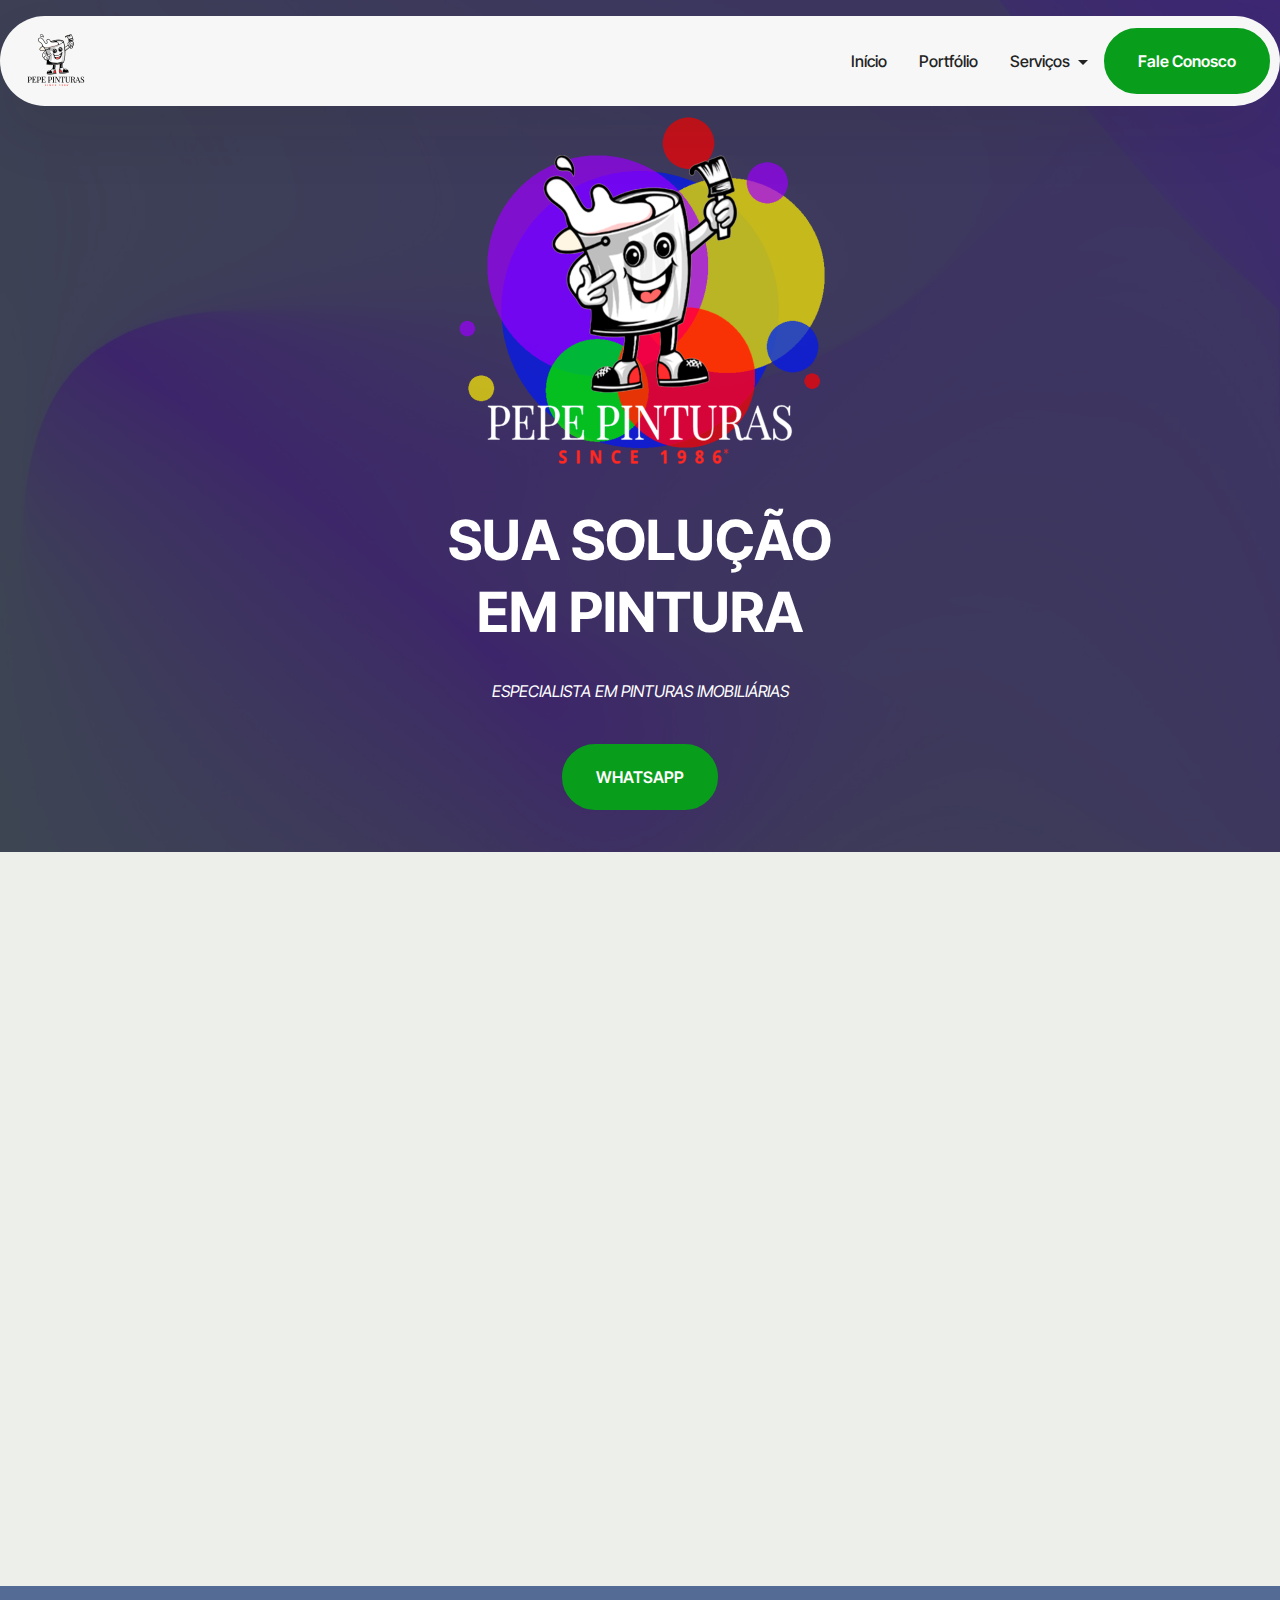
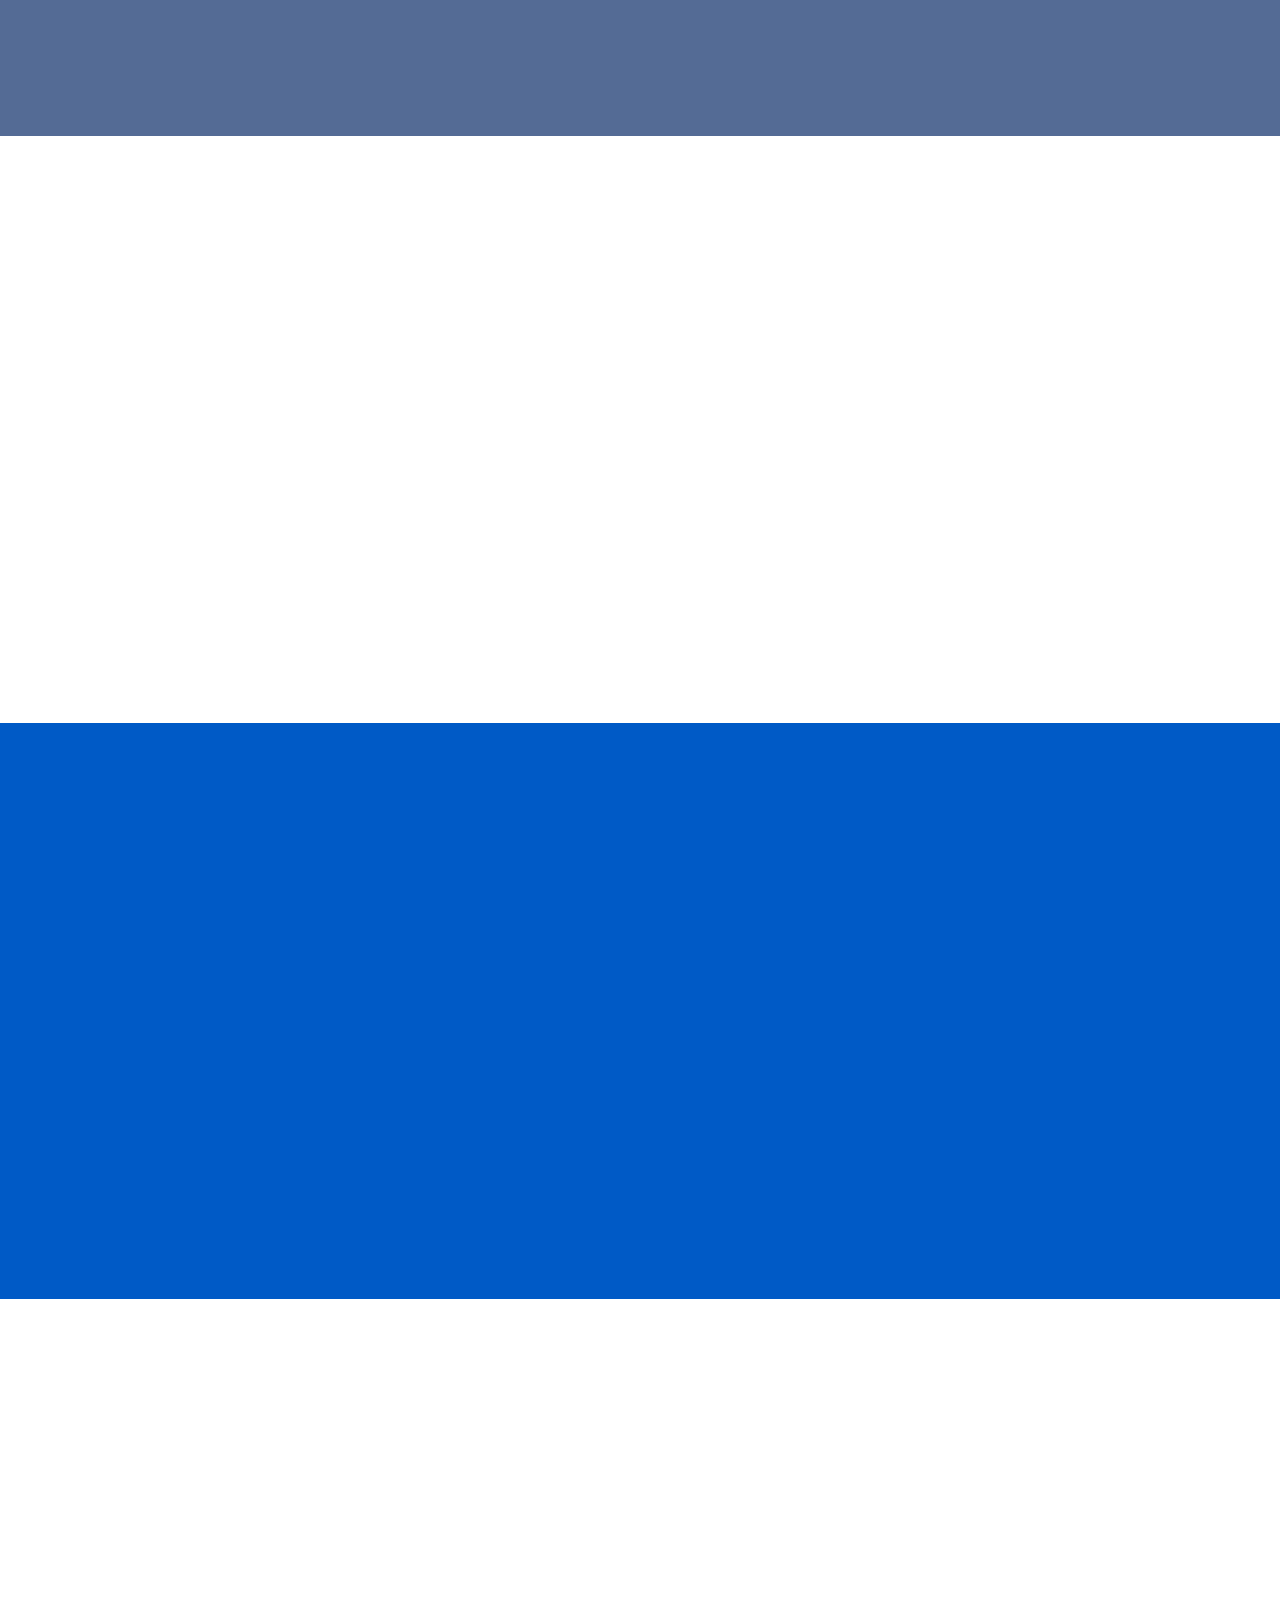
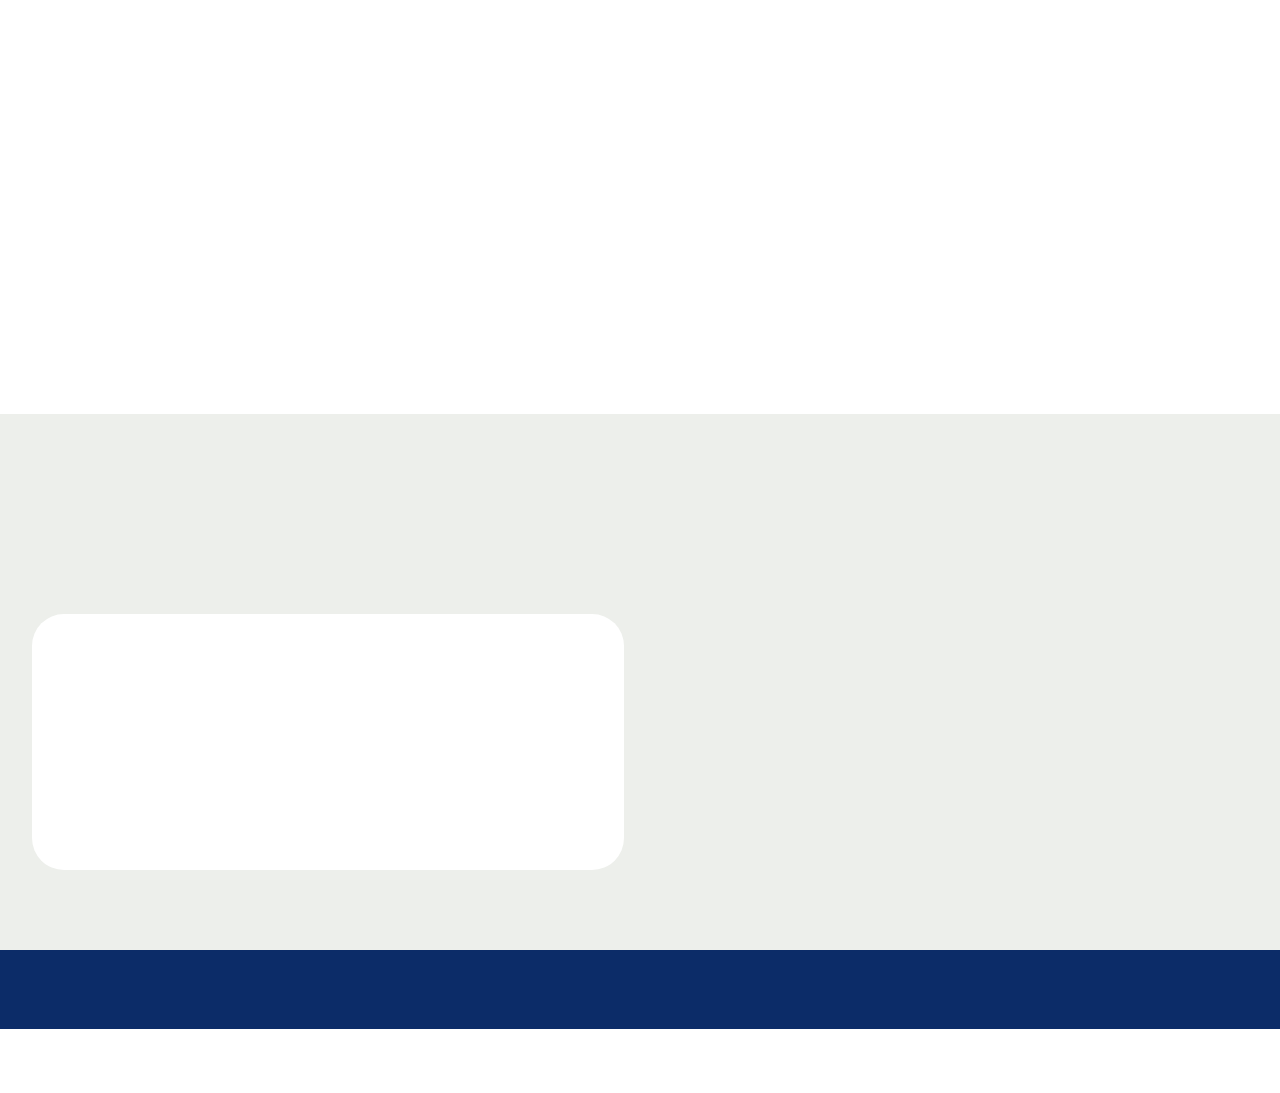
<file: index.html>
<!DOCTYPE html>
<html  >
<head>
  <!-- Site made with Mobirise Website Builder v6.0.1, https://mobirise.com -->
  <meta charset="UTF-8">
  <meta http-equiv="X-UA-Compatible" content="IE=edge">
  <meta name="generator" content="Mobirise v6.0.1, mobirise.com">
  <meta name="viewport" content="width=device-width, initial-scale=1, minimum-scale=1">
  <link rel="shortcut icon" href="assets/images/balde-since.png-2-160x160.png" type="image/x-icon">
  <meta name="description" content="">
  
  
  <title>Home</title>
  <link rel="stylesheet" href="assets/web/assets/mobirise-icons2/mobirise2.css">
  <link rel="stylesheet" href="assets/bootstrap/css/bootstrap.min.css">
  <link rel="stylesheet" href="assets/bootstrap/css/bootstrap-grid.min.css">
  <link rel="stylesheet" href="assets/bootstrap/css/bootstrap-reboot.min.css">
  <link rel="stylesheet" href="assets/parallax/jarallax.css">
  <link rel="stylesheet" href="assets/animatecss/animate.css">
  <link rel="stylesheet" href="assets/dropdown/css/style.css">
  <link rel="stylesheet" href="assets/theme/css/style.css">
  <link rel="preload" href="https://fonts.googleapis.com/css?family=Inter+Tight:100,200,300,400,500,600,700,800,900,100i,200i,300i,400i,500i,600i,700i,800i,900i&display=swap" as="style" onload="this.onload=null;this.rel='stylesheet'">
  <noscript><link rel="stylesheet" href="https://fonts.googleapis.com/css?family=Inter+Tight:100,200,300,400,500,600,700,800,900,100i,200i,300i,400i,500i,600i,700i,800i,900i&display=swap"></noscript>
  <link rel="preload" as="style" href="assets/mobirise/css/mbr-additional.css?v=PBuCch"><link rel="stylesheet" href="assets/mobirise/css/mbr-additional.css?v=PBuCch" type="text/css">

  
  
  
</head>
<body>
  
  <section data-bs-version="5.1" class="menu menu5 cid-uIcHD6NrPa" once="menu" id="menu05-20">
	

	<nav class="navbar navbar-dropdown navbar-expand-lg">
		<div class="container">
			<div class="navbar-brand">
				<span class="navbar-logo">
					<a href="index.html">
						<img src="assets/images/balde-since.png-2-160x160.png" alt="Pepe Pinturas" style="height: 5rem;">
					</a>
				</span>
				
			</div>
			<button class="navbar-toggler" type="button" data-toggle="collapse" data-bs-toggle="collapse" data-target="#navbarSupportedContent" data-bs-target="#navbarSupportedContent" aria-controls="navbarNavAltMarkup" aria-expanded="false" aria-label="Toggle navigation">
				<div class="hamburger">
					<span></span>
					<span></span>
					<span></span>
					<span></span>
				</div>
			</button>
			<div class="collapse navbar-collapse" id="navbarSupportedContent">
				<ul class="navbar-nav nav-dropdown" data-app-modern-menu="true"><li class="nav-item">
						<a class="nav-link link text-black text-primary display-7" href="inicio.html">Início</a>
					</li>
					<li class="nav-item">
						<a class="nav-link link text-black text-primary display-7" href="portifólio.html" aria-expanded="false">Portfólio</a>
					</li>
					<li class="nav-item dropdown">
						<a class="nav-link link text-black dropdown-toggle display-7" href="https://mobiri.se" data-toggle="dropdown-submenu" data-bs-toggle="dropdown" data-bs-auto-close="outside" aria-expanded="false">Serviços</a><div class="dropdown-menu" aria-labelledby="dropdown-494"><a class="text-black dropdown-item text-primary display-7" href="recidencial.html">Pintura Residencial</a><a class="text-black dropdown-item text-primary display-7" href="comercial.html">Pintura Comercial</a><a class="text-black dropdown-item text-primary display-7" href="imobiliaria.html">Entrega para Imobiliária</a><a class="text-black dropdown-item text-primary display-7" href="reparos.html">Reparos</a><a class="text-black show dropdown-item text-primary display-7" href="epoxi.html">Epóxi</a></div>
					</li></ul>
				<div class="navbar-buttons mbr-section-btn"><a class="btn btn-primary display-7" href="fale conosco.html">Fale Conosco</a></div>
			</div>
		</div>
	</nav>
</section>

<section data-bs-version="5.1" class="header12 cid-uI6YtqdguV" id="header12-1">
  
  <div class="mbr-overlay" style="opacity: 0.8; background-color: rgb(12, 44, 104);"></div>

  <div class="text-center container">
    <div class="row mb-4 justify-content-center">
      <div class="col-12 col-md-4">
        <img class="w-100" src="assets/images/sem-fundo1.png" alt="Mobirise Website Builder">
      </div>
    </div>
    <div class="row justify-content-center">
      <div class="col-md-12 content-head">
        <h1 class="mbr-section-title mbr-fonts-style mb-4 display-2"><strong>SUA SOLUÇÃO</strong><br><strong> EM PINTURA</strong></h1>
        <p class="mbr-text mbr-fonts-style mb-4 display-7"><em>
          ESPECIALISTA EM PINTURAS IMOBILIÁRIAS</em></p>
        <div class="mbr-section-btn mt-4"><a class="btn btn-primary display-7" href="http://wa.me/+5567996524170" target="_blank">WHATSAPP</a></div>
      </div>
    </div>
  </div>
</section>

<section data-bs-version="5.1" class="features017 mbr-embla cid-uI74kwLz0B" id="features017-3">
	
	
	<div class="position-relative">
		<div class="container">
			<div class="row justify-content-center">
				<div class="col-12 content-head">
					<div class="mbr-section-head mb-5">
						<h4 class="mbr-section-title mbr-fonts-style align-center mb-0 display-5">
							<strong>Conheça nossos serviços</strong></h4>
						
					</div>
				</div>
			</div>
		</div>

		<div class="embla" data-skip-snaps="true" data-align="center" data-contain-scroll="trimSnaps" data-loop="true" data-auto-play="true" data-auto-play-interval="5" data-draggable="true">
			<div class="embla__viewport container">
				<div class="embla__container">
					<div class="embla__slide slider-image item active" style="margin-left: 1rem; margin-right: 1rem;">
						<div class="slide-content">
							<div class="item-img">
								<div class="item-wrapper">
									<img src="assets/images/photo-3-2025-04-03-16-34.jpg" alt="Mobirise Website Builder" title="" data-slide-to="0" data-bs-slide-to="0">
								</div>
							</div>
							<div class="item-content">
								<h5 class="item-title mbr-fonts-style display-5">
									<strong>Pintura Residencial</strong></h5>
								
								<p class="mbr-text mbr-fonts-style mt-3 display-7">
									Rapidez e qualidade lado a lado.</p>
							</div>

							
						</div>
					</div><div class="embla__slide slider-image item" style="margin-left: 1rem; margin-right: 1rem;">
						<div class="slide-content">
							<div class="item-img">
								<div class="item-wrapper">
									<img src="assets/images/photo-6-2025-04-03-16-34.jpg" alt="Mobirise Website Builder" title="" data-slide-to="1" data-bs-slide-to="1">
								</div>
							</div>
							<div class="item-content">
								<h5 class="item-title mbr-fonts-style display-5">
									<strong>Pintura Comercial</strong></h5>
								
								<p class="mbr-text mbr-fonts-style mt-3 display-7">
									Competência gigante para todos os tamanhos.</p>
							</div>

							
						</div>
					</div><div class="embla__slide slider-image item" style="margin-left: 1rem; margin-right: 1rem;">
						<div class="slide-content">
							<div class="item-img">
								<div class="item-wrapper">
									<img src="assets/images/photo-2-2025-04-03-16-34.jpg" alt="Mobirise Website Builder" title="" data-slide-to="2" data-bs-slide-to="2">
								</div>
							</div>
							<div class="item-content">
								<h5 class="item-title mbr-fonts-style display-5">
									<strong>Entrega Imobiliária</strong></h5>
								
								<p class="mbr-text mbr-fonts-style mt-3 display-7">
									Sem surpresas ao entregar um imóvel.</p>
							</div>

							
						</div>
					</div><div class="embla__slide slider-image item" style="margin-left: 1rem; margin-right: 1rem;">
						<div class="slide-content">
							<div class="item-img">
								<div class="item-wrapper">
									<img src="assets/images/photo-5-2025-04-03-16-34.jpg" alt="Mobirise Website Builder" title="" data-slide-to="3" data-bs-slide-to="3">
								</div>
							</div>
							<div class="item-content">
								<h5 class="item-title mbr-fonts-style display-5">
									<strong>Pintura Comercial</strong></h5>
								
								<p class="mbr-text mbr-fonts-style mt-3 display-7">Renove o visual, aumente a produtividade.</p>
							</div>

							
						</div>
					</div><div class="embla__slide slider-image item" style="margin-left: 1rem; margin-right: 1rem;">
						<div class="slide-content">
							<div class="item-img">
								<div class="item-wrapper">
									<img src="assets/images/photo-1-2025-04-03-16-34.jpg" alt="Mobirise Website Builder" title="" data-slide-to="4" data-bs-slide-to="4">
								</div>
							</div>
							<div class="item-content">
								<h5 class="item-title mbr-fonts-style display-5">
									<strong>Piso em Epóxi</strong></h5>
								
								<p class="mbr-text mbr-fonts-style mt-3 display-7">
									Qualidade atestada e mão de obra qualificada.</p>
							</div>

							
						</div>
					</div><div class="embla__slide slider-image item" style="margin-left: 1rem; margin-right: 1rem;">
						<div class="slide-content">
							<div class="item-img">
								<div class="item-wrapper">
									<img src="assets/images/photo-8-2025-04-03-16-34.jpg" alt="Mobirise Website Builder" title="" data-slide-to="6" data-bs-slide-to="6">
								</div>
							</div>
							<div class="item-content">
								<h5 class="item-title mbr-fonts-style display-5">
									<strong>Decorativa</strong></h5>
								
								<p class="mbr-text mbr-fonts-style mt-3 display-7">Uma textura faz toda a diferença.</p>
							</div>

							
						</div>
					</div>
					
					
					
					
					
					
					
				</div>
			</div>
			<button class="embla__button embla__button--prev">
				<span class="mobi-mbri mobi-mbri-arrow-prev mbr-iconfont" aria-hidden="true"></span>
				<span class="sr-only visually-hidden visually-hidden visually-hidden">Previous</span>
			</button>
			<button class="embla__button embla__button--next">
				<span class="mobi-mbri mobi-mbri-arrow-next mbr-iconfont" aria-hidden="true"></span>
				<span class="sr-only visually-hidden visually-hidden visually-hidden">Next</span>
			</button>
		</div>
	</div>
</section>

<section data-bs-version="5.1" class="features035 cid-uI7aj38a8d mbr-parallax-background" id="features035-4">
	

	
	<div class="mbr-overlay" style="opacity: 0.7; background-color: rgb(12, 44, 104);">
	</div>
	<div class="container">
		<div class="row">
			<div class="col-12 col-lg-9 active">
				<div class="item-wrapper">
					<div class="card-box">
						<h4 class="card-text mbr-fonts-style display-5"><strong>Entre em contato com a Pepe Pinturas</strong><br><strong>através do nosso whatsapp</strong></h4>
					</div>
				</div>
			</div>
			<div class="col-12 col-lg-3 active">
				<div class="mbr-section-btn"><a class="btn btn-primary display-7" href="http://wa.me/+5567996524170" target="_blank">(67) 9 9652-4170</a></div>
			</div>
		</div>
	</div>
</section>

<section data-bs-version="5.1" class="features017 mbr-embla cid-uI7eXPp9iN" id="features017-9">
	
	
	<div class="position-relative">
		<div class="container">
			<div class="row justify-content-center">
				<div class="col-12 content-head">
					<div class="mbr-section-head mb-5">
						<h4 class="mbr-section-title mbr-fonts-style align-center mb-0 display-5">
							<strong>Alguns de nossos Clientes</strong></h4>
						
					</div>
				</div>
			</div>
		</div>

		<div class="embla" data-skip-snaps="true" data-align="center" data-contain-scroll="trimSnaps" data-loop="true" data-auto-play="true" data-auto-play-interval="5" data-draggable="true">
			<div class="embla__viewport container">
				<div class="embla__container">
					<div class="embla__slide slider-image item active" style="margin-left: 1rem; margin-right: 1rem;">
						<div class="slide-content">
							<div class="item-img">
								<div class="item-wrapper">
									<img src="assets/images/central.png" alt="Mobirise Website Builder" title="" data-slide-to="1" data-bs-slide-to="1">
								</div>
							</div>
							

							
						</div>
					</div><div class="embla__slide slider-image item" style="margin-left: 1rem; margin-right: 1rem;">
						<div class="slide-content">
							<div class="item-img">
								<div class="item-wrapper">
									<img src="assets/images/sanesul.jpg" alt="Mobirise Website Builder" title="" data-slide-to="1" data-bs-slide-to="1">
								</div>
							</div>
							

							
						</div>
					</div><div class="embla__slide slider-image item" style="margin-left: 1rem; margin-right: 1rem;">
						<div class="slide-content">
							<div class="item-img">
								<div class="item-wrapper">
									<img src="assets/images/colgio-grupo-mackenzie-alecrim-dourado-logo.jpg" alt="Mobirise Website Builder" title="" data-slide-to="2" data-bs-slide-to="2">
								</div>
							</div>
							

							
						</div>
					</div><div class="embla__slide slider-image item" style="margin-left: 1rem; margin-right: 1rem;">
						<div class="slide-content">
							<div class="item-img">
								<div class="item-wrapper">
									<img src="assets/images/472430387-902301468742306-6955022787072005212-n.jpg" alt="Mobirise Website Builder" title="" data-slide-to="3" data-bs-slide-to="3">
								</div>
							</div>
							

							
						</div>
					</div><div class="embla__slide slider-image item" style="margin-left: 1rem; margin-right: 1rem;">
						<div class="slide-content">
							<div class="item-img">
								<div class="item-wrapper">
									<img src="assets/images/novo-colorido-400x400.jpg" alt="Mobirise Website Builder" title="" data-slide-to="4" data-bs-slide-to="4">
								</div>
							</div>
							

							
						</div>
					</div><div class="embla__slide slider-image item" style="margin-left: 1rem; margin-right: 1rem;">
						<div class="slide-content">
							<div class="item-img">
								<div class="item-wrapper">
									<img src="assets/images/305310426-457491416394864-1406647319019650741-n.jpg" alt="Mobirise Website Builder" title="" data-slide-to="5" data-bs-slide-to="5">
								</div>
							</div>
							

							
						</div>
					</div><div class="embla__slide slider-image item" style="margin-left: 1rem; margin-right: 1rem;">
						<div class="slide-content">
							<div class="item-img">
								<div class="item-wrapper">
									<img src="assets/images/images-1.jpg" alt="Mobirise Website Builder" title="" data-slide-to="6" data-bs-slide-to="6">
								</div>
							</div>
							

							
						</div>
					</div><div class="embla__slide slider-image item" style="margin-left: 1rem; margin-right: 1rem;">
						<div class="slide-content">
							<div class="item-img">
								<div class="item-wrapper">
									<img src="assets/images/logo17228700716j20.png" alt="Mobirise Website Builder" title="" data-slide-to="8" data-bs-slide-to="8">
								</div>
							</div>
							

							
						</div>
					</div><div class="embla__slide slider-image item" style="margin-left: 1rem; margin-right: 1rem;">
						<div class="slide-content">
							<div class="item-img">
								<div class="item-wrapper">
									<img src="assets/images/channels4-profile.jpg" alt="Mobirise Website Builder" title="" data-slide-to="9" data-bs-slide-to="9">
								</div>
							</div>
							

							
						</div>
					</div>
					
					
					
					
					
					
					
				</div>
			</div>
			<button class="embla__button embla__button--prev">
				<span class="mobi-mbri mobi-mbri-arrow-prev mbr-iconfont" aria-hidden="true"></span>
				<span class="sr-only visually-hidden visually-hidden visually-hidden">Previous</span>
			</button>
			<button class="embla__button embla__button--next">
				<span class="mobi-mbri mobi-mbri-arrow-next mbr-iconfont" aria-hidden="true"></span>
				<span class="sr-only visually-hidden visually-hidden visually-hidden">Next</span>
			</button>
		</div>
	</div>
</section>

<section data-bs-version="5.1" class="features5 cid-uI7hdMMtk4" id="features05-b">
  

  
  
  <div class="container">
    <div class="row mb-5 justify-content-center">
      <div class="col-12 content-head">
        <h3 class="mbr-section-title mbr-fonts-style align-center mb-0 display-2">
          <strong>Nossos 4 pilares</strong></h3>
        
      </div>
    </div>
    <div class="row">
      <div class="item features-without-image col-12 col-md-6 col-lg-3 item-mb">
        <div class="item-wrapper">
          <div class="card-box align-left">
            <div class="iconfont-wrapper">
              <span class="mbr-iconfont mobi-mbri-star mobi-mbri"></span>
            </div>
            <h5 class="card-title mbr-fonts-style display-5">
              <strong>Missão</strong></h5>
            <p class="card-text mbr-fonts-style display-7">
              Prestar o melhor serviço possível, com rapidez e qualidade.</p>

            
          </div>
        </div>
      </div>
      <div class="item features-without-image col-12 col-md-6 col-lg-3 item-mb">
        <div class="item-wrapper">
          <div class="card-box align-left">
            <div class="iconfont-wrapper">
              <span class="mbr-iconfont mobi-mbri-star mobi-mbri"></span>
            </div>
            <h5 class="card-title mbr-fonts-style display-5">
              <strong>Visão</strong></h5>
            <p class="card-text mbr-fonts-style display-7">Ser referência na área de atuação e saber que sempre seremos lembrados pelos serviços prestados e clientes atendidos.</p>

            
          </div>
        </div>
      </div>
      <div class="item features-without-image col-12 col-md-6 col-lg-3 item-mb">
        <div class="item-wrapper">
          <div class="card-box align-left">
            <div class="iconfont-wrapper">
              <span class="mbr-iconfont mobi-mbri-star mobi-mbri"></span>
            </div>
            <h5 class="card-title mbr-fonts-style display-5">
              <strong>Valores</strong></h5>
            <p class="card-text mbr-fonts-style display-7">Honestidade, respeito e dedicação.</p>

            
          </div>
        </div>
      </div><div class="item features-without-image col-12 col-md-6 col-lg-3 item-mb">
        <div class="item-wrapper">
          <div class="card-box align-left">
            <div class="iconfont-wrapper">
              <span class="mbr-iconfont mobi-mbri-star mobi-mbri"></span>
            </div>
            <h5 class="card-title mbr-fonts-style display-5">
              <strong>Serviços</strong></h5>
            <p class="card-text mbr-fonts-style display-7">Pinturas residenciais, pinturas comerciais, reparos, epóxi e o mais importante, satisfação do cliente.</p>

            
          </div>
        </div>
      </div>
    </div>
  </div>
</section>

<section data-bs-version="5.1" class="features017 mbr-embla cid-uI7jDt2CbL" id="features017-c">
	
	
	<div class="position-relative">
		<div class="container">
			<div class="row justify-content-center">
				<div class="col-12 content-head">
					<div class="mbr-section-head mb-5">
						<h4 class="mbr-section-title mbr-fonts-style align-center mb-0 display-5">
							<strong>Nossos parceiros</strong></h4>
						
					</div>
				</div>
			</div>
		</div>

		<div class="embla" data-skip-snaps="true" data-align="center" data-contain-scroll="trimSnaps" data-loop="true" data-auto-play="true" data-auto-play-interval="5" data-draggable="true">
			<div class="embla__viewport container">
				<div class="embla__container">
					<div class="embla__slide slider-image item active" style="margin-left: 1rem; margin-right: 1rem;">
						<div class="slide-content">
							<div class="item-img">
								<div class="item-wrapper">
									<img src="assets/images/channels4-profile.jpg" alt="Mobirise Website Builder" title="" data-slide-to="0" data-bs-slide-to="0">
								</div>
							</div>
							

							
						</div>
					</div><div class="embla__slide slider-image item active" style="margin-left: 1rem; margin-right: 1rem;">
						<div class="slide-content">
							<div class="item-img">
								<div class="item-wrapper">
									<img src="assets/images/unnamed.jpg" alt="Mobirise Website Builder" title="" data-slide-to="1" data-bs-slide-to="1">
								</div>
							</div>
							

							
						</div>
					</div><div class="embla__slide slider-image item active" style="margin-left: 1rem; margin-right: 1rem;">
						<div class="slide-content">
							<div class="item-img">
								<div class="item-wrapper">
									<img src="assets/images/images.png" alt="Mobirise Website Builder" title="" data-slide-to="3" data-bs-slide-to="3">
								</div>
							</div>
							

							
						</div>
					</div><div class="embla__slide slider-image item active" style="margin-left: 1rem; margin-right: 1rem;">
						<div class="slide-content">
							<div class="item-img">
								<div class="item-wrapper">
									<img src="assets/images/1-1024x681.jpg" alt="Mobirise Website Builder" title="" data-slide-to="4" data-bs-slide-to="4">
								</div>
							</div>
							

							
						</div>
					</div><div class="embla__slide slider-image item active" style="margin-left: 1rem; margin-right: 1rem;">
						<div class="slide-content">
							<div class="item-img">
								<div class="item-wrapper">
									<img src="assets/images/img-318.jpg" alt="Mobirise Website Builder" title="" data-slide-to="6" data-bs-slide-to="6">
								</div>
							</div>
							

							
						</div>
					</div><div class="embla__slide slider-image item active" style="margin-left: 1rem; margin-right: 1rem;">
						<div class="slide-content">
							<div class="item-img">
								<div class="item-wrapper">
									<img src="assets/images/305310426-457491416394864-1406647319019650741-n.jpg" alt="Mobirise Website Builder" title="" data-slide-to="9" data-bs-slide-to="9">
								</div>
							</div>
							

							
						</div>
					</div><div class="embla__slide slider-image item active" style="margin-left: 1rem; margin-right: 1rem;">
						<div class="slide-content">
							<div class="item-img">
								<div class="item-wrapper">
									<img src="assets/images/logo17228700716j20.png" alt="Mobirise Website Builder" title="" data-slide-to="10" data-bs-slide-to="10">
								</div>
							</div>
							

							
						</div>
					</div>
					
					
					
					
					
					
					
				</div>
			</div>
			<button class="embla__button embla__button--prev">
				<span class="mobi-mbri mobi-mbri-arrow-prev mbr-iconfont" aria-hidden="true"></span>
				<span class="sr-only visually-hidden visually-hidden visually-hidden">Previous</span>
			</button>
			<button class="embla__button embla__button--next">
				<span class="mobi-mbri mobi-mbri-arrow-next mbr-iconfont" aria-hidden="true"></span>
				<span class="sr-only visually-hidden visually-hidden visually-hidden">Next</span>
			</button>
		</div>
	</div>
</section>

<section data-bs-version="5.1" class="contacts02 map1 cid-uIaF1DRjDr" id="contacts02-r">

    

    
    <div class="container">
        <div class="row justify-content-center">
            <div class="col-12 content-head">
                <div class="mbr-section-head mb-5">
                    <h3 class="mbr-section-title mbr-fonts-style align-center mb-0 display-2">
                        <strong>Nos encontre</strong></h3>
                    
                </div>
            </div>
        </div>
        <div class="row justify-content-center">
            <div class="card col-12 col-md-12 col-lg-6">
                <div class="card-wrapper">
                    <div class="text-wrapper">
                        <h5 class="cardTitle mbr-fonts-style mb-2 display-5">
                            <strong>Meios de comunicação</strong></h5>
                        <ul class="list mbr-fonts-style display-7">
                            <li class="mbr-text item-wrap">Telefone: <a href="tel:5567999538489" class="text-primary"></a><a href="tel:5567999538489" class="text-primary">+55&nbsp;(67)&nbsp;9 9</a>9538489</li>
                            <li class="mbr-text item-wrap">WhatsApp: <a href="https://wa.me/5567996524170" class="text-primary">+55 (67) 9 9652-4170</a></li>
                            <li class="mbr-text item-wrap">Email: <a href="mailto:pepe.pinturasdourados@gmail.com" class="text-primary">pepe.pinturasdourados@gmail.com</a></li>
                            <li class="mbr-text item-wrap">Endereço: Rua José Stropa, 660, Dourados, Mato Grosso do sul</li>
                            <li class="mbr-text item-wrap">Horário de Funcionamento: 08:00AM - 05:00PM (08:00 - 17:00)</li>
                        </ul>
                    </div>
                </div>
            </div>
            <div class="map-wrapper col-md-12 col-lg-6">
                <div class="google-map"><iframe frameborder="0" style="border:0" src="https://www.google.com/maps/embed?pb=!1m18!1m12!1m3!1d3692.8888382434498!2d-54.81901482470907!3d-22.24429607972686!2m3!1f0!2f0!3f0!3m2!1i1024!2i768!4f13.1!3m3!1m2!1s0x416d590084d7c337%3A0x51dc5005f7cb5812!2sPepe%20Pinturas!5e0!3m2!1spt-BR!2sbr!4v1744474388744!5m2!1spt-BR!2sbr" allowfullscreen=""></iframe></div>
            </div>
        </div>
    </div>
</section>

<section data-bs-version="5.1" class="footer2 cid-uIcBb89cRq" once="footers" id="footer02-1b">
    

    
    

    <div class="container">
        <div class="row">
            <div class="col-12 col-lg-6 center mt-2 mb-3">
                <p class="mbr-fonts-style copyright mb-0 display-7">
                    © Copyright 2025 Pepe Pinturas - Todos os direitos reservados</p>
            </div>
            <div class="col-12 col-lg-6 center">
                <div class="row-links mt-2 mb-3">
                    <ul class="row-links-soc">
                        
                        
                        
                        
                    <li class="row-links-soc-item mbr-fonts-style display-7">
                            <a href="https://www.instagram.com/pepe.pinturasdourados/" class="text-primary" target="_blank">Instagram</a>
                        </li><li class="row-links-soc-item mbr-fonts-style display-7"><a href="https://wa.me/67996524170" class="text-primary">Whatsapp</a></li><li class="row-links-soc-item mbr-fonts-style display-7"><a href="mailto:pepe.pinturasdourados@gmail.com" class="text-primary">Email</a></li><li class="row-links-soc-item mbr-fonts-style display-7"><a href="https://www.facebook.com/pepe.pinturasdourados/?locale=pt_BR" class="text-primary" target="_blank">Facebook</a></li></ul>
                </div>
            </div>
        </div>
    </div>
</section><section class="display-7" style="padding: 0;align-items: center;justify-content: center;flex-wrap: wrap;    align-content: center;display: flex;position: relative;height: 4rem;"><a href="https://mobiri.se/3932734" style="flex: 1 1;height: 4rem;position: absolute;width: 100%;z-index: 1;"><img alt="" style="height: 4rem;" src="[data-uri]"></a><p style="margin: 0;text-align: center;" class="display-7">&#8204;</p><a style="z-index:1" href="https://mobirise.com/offline-website-builder.html">Offline Website Maker</a></section><script src="assets/bootstrap/js/bootstrap.bundle.min.js"></script>  <script src="assets/parallax/jarallax.js"></script>  <script src="assets/smoothscroll/smooth-scroll.js"></script>  <script src="assets/ytplayer/index.js"></script>  <script src="assets/dropdown/js/navbar-dropdown.js"></script>  <script src="assets/embla/embla.min.js"></script>  <script src="assets/embla/script.js"></script>  <script src="assets/theme/js/script.js"></script>  
  
  
  <input name="animation" type="hidden">
  </body>
</html>
</file>
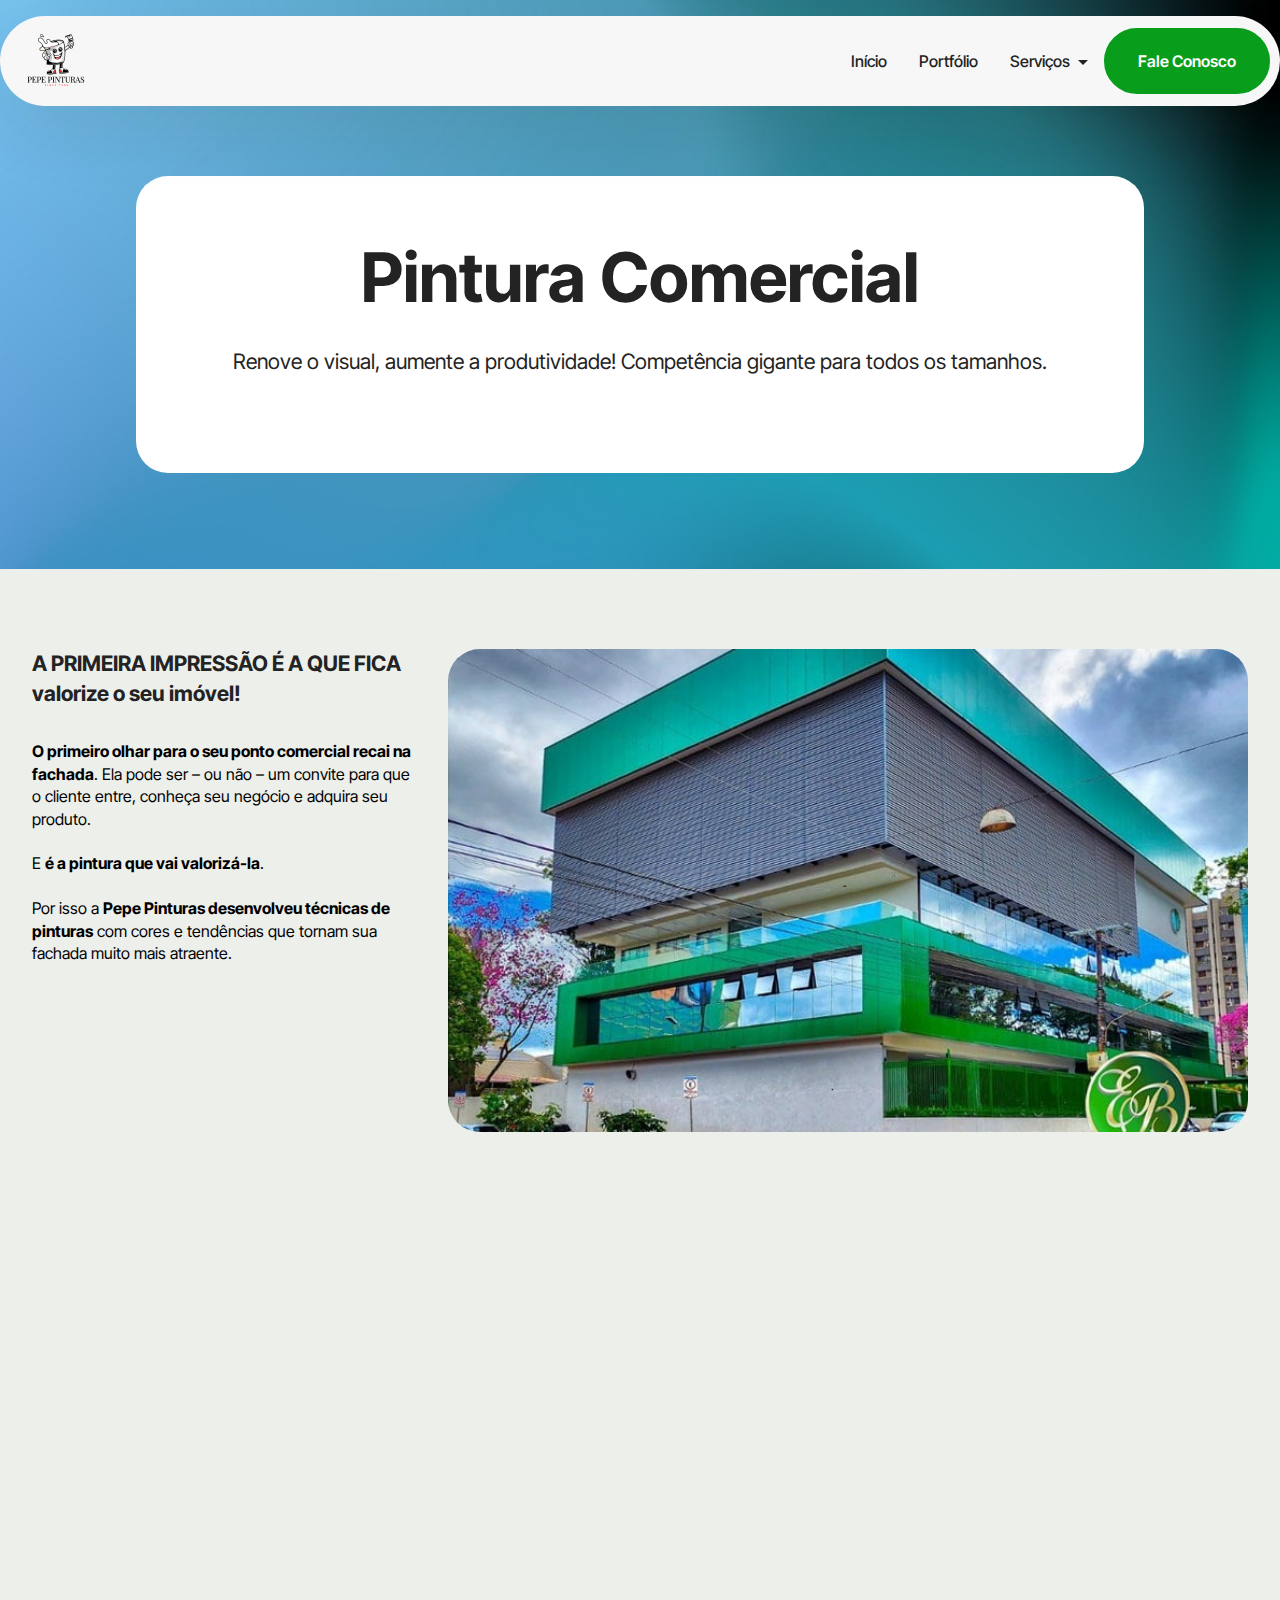
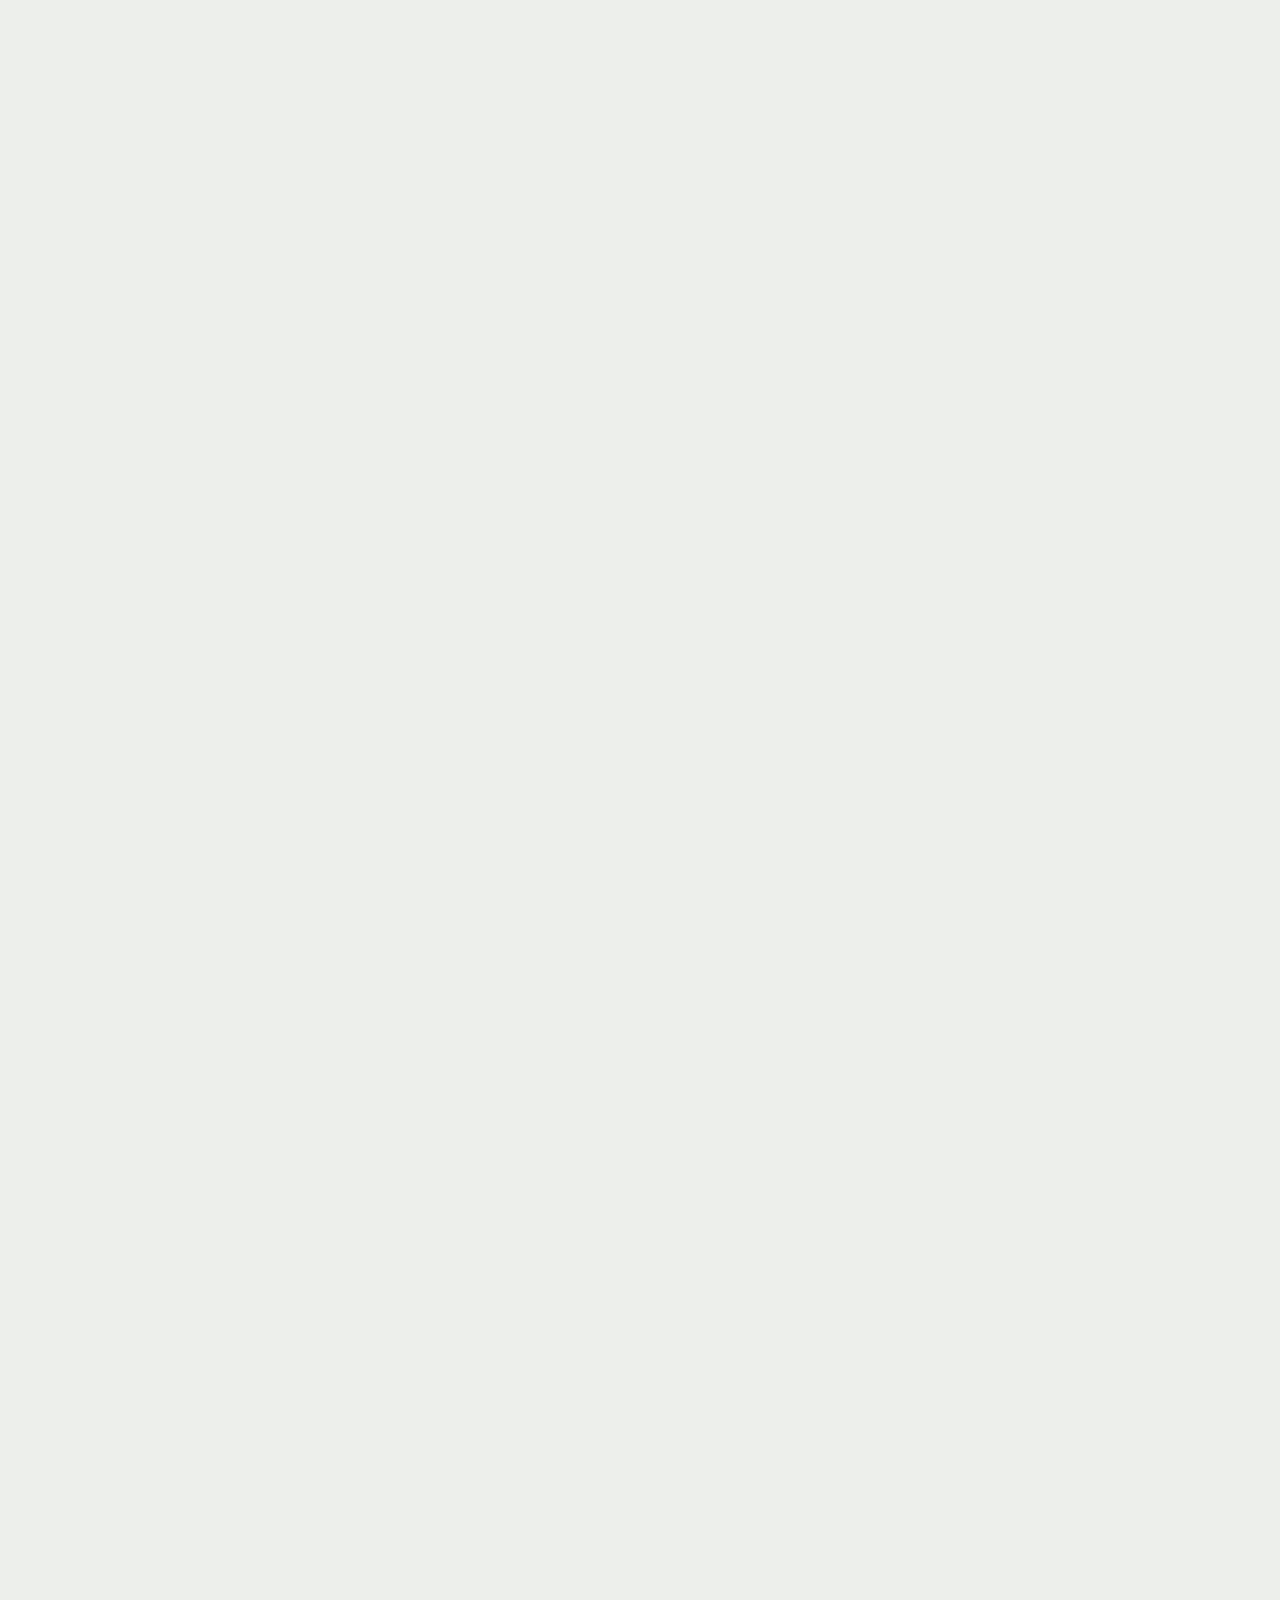
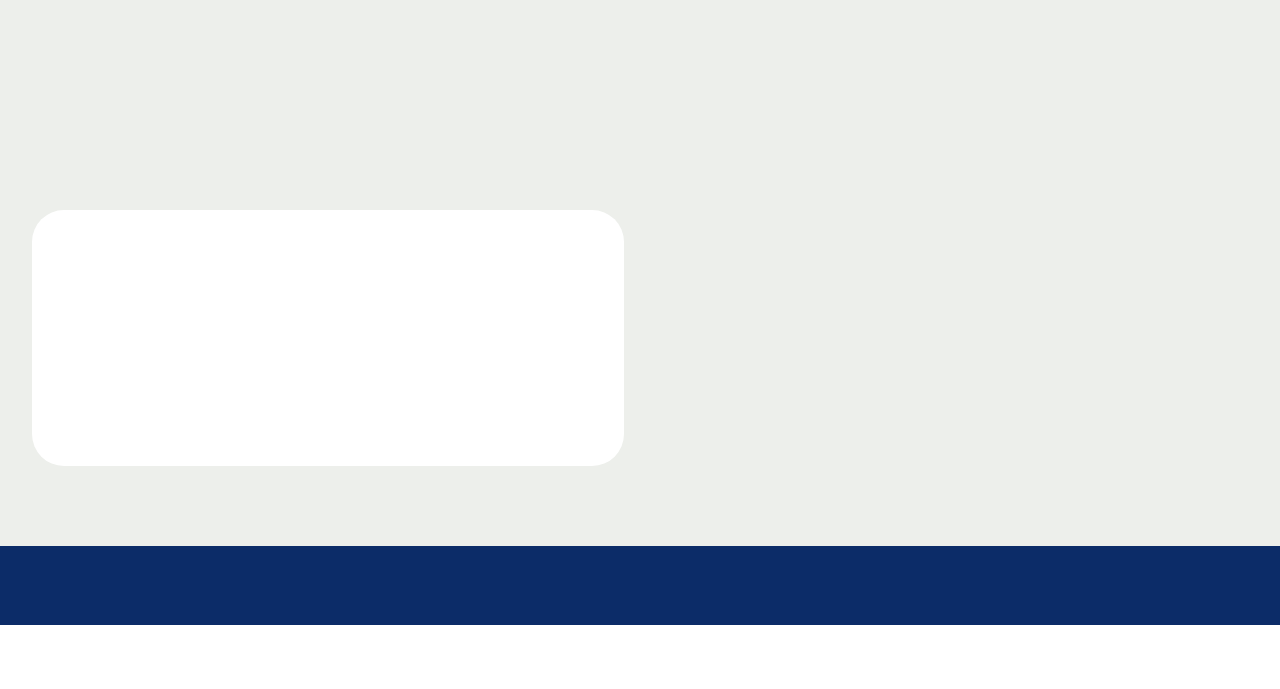
<file: comercial.html>
<!DOCTYPE html>
<html  >
<head>
  <!-- Site made with Mobirise Website Builder v6.0.1, https://mobirise.com -->
  <meta charset="UTF-8">
  <meta http-equiv="X-UA-Compatible" content="IE=edge">
  <meta name="generator" content="Mobirise v6.0.1, mobirise.com">
  <meta name="viewport" content="width=device-width, initial-scale=1, minimum-scale=1">
  <link rel="shortcut icon" href="assets/images/balde-since.png-2-160x160.png" type="image/x-icon">
  <meta name="description" content="">
  
  
  <title>Pintura Comercial</title>
  <link rel="stylesheet" href="assets/web/assets/mobirise-icons2/mobirise2.css">
  <link rel="stylesheet" href="assets/bootstrap/css/bootstrap.min.css">
  <link rel="stylesheet" href="assets/bootstrap/css/bootstrap-grid.min.css">
  <link rel="stylesheet" href="assets/bootstrap/css/bootstrap-reboot.min.css">
  <link rel="stylesheet" href="assets/animatecss/animate.css">
  <link rel="stylesheet" href="assets/dropdown/css/style.css">
  <link rel="stylesheet" href="assets/theme/css/style.css">
  <link rel="preload" href="https://fonts.googleapis.com/css?family=Inter+Tight:100,200,300,400,500,600,700,800,900,100i,200i,300i,400i,500i,600i,700i,800i,900i&display=swap" as="style" onload="this.onload=null;this.rel='stylesheet'">
  <noscript><link rel="stylesheet" href="https://fonts.googleapis.com/css?family=Inter+Tight:100,200,300,400,500,600,700,800,900,100i,200i,300i,400i,500i,600i,700i,800i,900i&display=swap"></noscript>
  <link rel="preload" as="style" href="assets/mobirise/css/mbr-additional.css?v=VF8rnz"><link rel="stylesheet" href="assets/mobirise/css/mbr-additional.css?v=VF8rnz" type="text/css">

  
  
  
</head>
<body>
  
  <section data-bs-version="5.1" class="menu menu5 cid-uIcHD6NrPa" once="menu" id="menu05-20">
	

	<nav class="navbar navbar-dropdown navbar-expand-lg">
		<div class="container">
			<div class="navbar-brand">
				<span class="navbar-logo">
					<a href="index.html">
						<img src="assets/images/balde-since.png-2-160x160.png" alt="Pepe Pinturas" style="height: 5rem;">
					</a>
				</span>
				
			</div>
			<button class="navbar-toggler" type="button" data-toggle="collapse" data-bs-toggle="collapse" data-target="#navbarSupportedContent" data-bs-target="#navbarSupportedContent" aria-controls="navbarNavAltMarkup" aria-expanded="false" aria-label="Toggle navigation">
				<div class="hamburger">
					<span></span>
					<span></span>
					<span></span>
					<span></span>
				</div>
			</button>
			<div class="collapse navbar-collapse" id="navbarSupportedContent">
				<ul class="navbar-nav nav-dropdown" data-app-modern-menu="true"><li class="nav-item">
						<a class="nav-link link text-black text-primary display-7" href="inicio.html">Início</a>
					</li>
					<li class="nav-item">
						<a class="nav-link link text-black text-primary display-7" href="portifólio.html" aria-expanded="false">Portfólio</a>
					</li>
					<li class="nav-item dropdown">
						<a class="nav-link link text-black dropdown-toggle display-7" href="https://mobiri.se" data-toggle="dropdown-submenu" data-bs-toggle="dropdown" data-bs-auto-close="outside" aria-expanded="false">Serviços</a><div class="dropdown-menu" aria-labelledby="dropdown-494"><a class="text-black dropdown-item text-primary display-7" href="recidencial.html">Pintura Residencial</a><a class="text-black dropdown-item text-primary display-7" href="comercial.html">Pintura Comercial</a><a class="text-black dropdown-item text-primary display-7" href="imobiliaria.html">Entrega para Imobiliária</a><a class="text-black dropdown-item text-primary display-7" href="reparos.html">Reparos</a><a class="text-black show dropdown-item text-primary display-7" href="epoxi.html">Epóxi</a></div>
					</li></ul>
				<div class="navbar-buttons mbr-section-btn"><a class="btn btn-primary display-7" href="fale conosco.html">Fale Conosco</a></div>
			</div>
		</div>
	</nav>
</section>

<section data-bs-version="5.1" class="header14 cid-uIcDBcDBt5" id="header14-1e">
	

	
	
	<div class="container">
		<div class="row justify-content-center">
			<div class="card col-12 col-md-12 col-lg-10">
				<div class="card-wrapper">
					<div class="card-box align-center">
						<h1 class="card-title mbr-fonts-style mb-4 display-1">
							<strong>Pintura Comercial</strong></h1>
						<p class="mbr-text mbr-fonts-style mb-4 display-4">
							Renove o visual, aumente a produtividade! Competência gigante para todos os tamanhos.</p>
						
					</div>
				</div>
			</div>
		</div>
	</div>
</section>

<section data-bs-version="5.1" class="image08 cid-uIcEWnU4SM" id="image08-1n">
  
  
  
  <div class="container">
    <div class="row justify-content-center">
      <div class="col-lg-4">
        <div class="col-12 col-md-12">
          <h5 class="mbr-section-title mbr-fonts-style mt-0 mb-4 display-4"><strong>A PRIMEIRA IMPRESSÃO É A QUE FICA valorize o seu imóvel!</strong></h5>
          <h6 class="mbr-section-subtitle mbr-fonts-style mt-0 mb-4 display-7"><strong>O primeiro olhar para o seu ponto comercial recai na fachada</strong>. Ela pode ser – ou não – um convite para que o cliente entre, conheça seu negócio e adquira seu produto.<br><br> E <strong>é a pintura que vai valorizá-la</strong>.<br><br>
<div>
</div><div>Por isso a <strong>Pepe Pinturas desenvolveu técnicas de pinturas</strong> com cores e tendências que tornam sua fachada muito mais atraente.</div></h6>
          
        </div>
      </div>
      <div class="col-lg-8 side-features">
        <div class="image-wrapper mb-4">
          <img class="w-100" src="assets/images/eb.jpg-2-768x960.jpeg" alt="Mobirise Website Builder">
        </div>
      </div>
    </div>
  </div>
</section>

<section data-bs-version="5.1" class="header13 cid-uIcDEFrxnU" id="header13-1h">
  

  
  

  <div class="align-center container">
    <div class="row justify-content-center">
      <div class="col-md-12 mb-5 content-head">
        <h1 class="mbr-section-title mbr-fonts-style display-5"><strong>Lhe oferecemos os serviços de:</strong></h1>
        
        
      </div>
    </div>

    <div class="row justify-content-center">
      
    </div>
  </div>
</section>

<section data-bs-version="5.1" class="features10 cid-uIcDEV5ay3" id="features010-1i">
  

  
  
  <div class="container">
    
    <div class="row">
      <div class="item features-without-image col-12 col-md-6 col-lg-4">
        <div class="item-wrapper">
          <div class="card-box align-left">
            <div class="iconfont-wrapper mb-3">
              <span class="mbr-iconfont mobi-mbri-success mobi-mbri"></span>
            </div>
            
            <p class="card-text mbr-fonts-style mb-3 display-7"><strong>
              Fachadas, Pisos, paredes e Tetos</strong></p>
            
          </div>
        </div>
      </div>
      <div class="item features-without-image col-12 col-md-6 col-lg-4">
        <div class="item-wrapper">
          <div class="card-box align-left">
            <div class="iconfont-wrapper mb-3">
              <span class="mbr-iconfont mobi-mbri-success mobi-mbri"></span>
            </div>
            
            <p class="card-text mbr-fonts-style mb-3 display-7"><strong>
              Madeiras, Muros, Rufos, Portas</strong></p>
            
          </div>
        </div>
      </div>
      <div class="item features-without-image col-12 col-md-6 col-lg-4">
        <div class="item-wrapper">
          <div class="card-box align-left">
            <div class="iconfont-wrapper mb-3">
              <span class="mbr-iconfont mobi-mbri-success mobi-mbri"></span>
            </div>
            
            <p class="card-text mbr-fonts-style mb-3 display-7"><strong>
              Janelas, Escadas, Corrimões, Portões</strong></p>
            
          </div>
        </div>
      </div>
    </div>
  </div>
</section>

<section data-bs-version="5.1" class="features033 cid-uIcDFlF5ti" id="features033-1j">
	

	
	
	<div class="container">
		<div class="row justify-content-center">
			<div class="col-12 content-head">
				<div class="mbr-section-head mb-5">
					<h4 class="mbr-section-title mbr-fonts-style align-center mb-0 display-5"><strong>Você tem 8&nbsp;</strong>bons motivos para conhecer o trabalho da<strong> Pepe Pinturas</strong></h4>
					
				</div>
			</div>
		</div>
		<div class="row justify-content-center">
			<div class="item features-without-image col-12 col-lg-3 active">
				<div class="item-wrapper">
					
					<div class="card-box">
						<h4 class="card-title mbr-fonts-style mb-0 display-7">
							<strong>Primeiro</strong></h4>
						<h5 class="card-text mbr-fonts-style mt-3 display-7">
							<div>Análise prévia da residencia</div><div>e de suas necessidades.</div>
						</h5>
					</div>
				</div>
			</div>
			<div class="item features-without-image col-12 col-lg-3">
				<div class="item-wrapper">
					
					<div class="card-box">
						<h4 class="card-title mbr-fonts-style mb-0 display-7">
							<strong>Segundo</strong></h4>
						<h5 class="card-text mbr-fonts-style mt-3 display-7">Assessoria completa e
<div>firme no direcionamento
</div><div>de soluções e decisões que
</div><div>impactam investimentos
</div><div>importantes a residencia.</div></h5>
					</div>
				</div>
			</div>
			<div class="item features-without-image col-12 col-lg-3">
				<div class="item-wrapper">
					
					<div class="card-box">
						<h4 class="card-title mbr-fonts-style mb-0 display-7">
							<strong>Terceiro</strong></h4>
						<h5 class="card-text mbr-fonts-style mt-3 display-7">Qualidade de serviços de
<div>uma empresa, com
</div><div>mão de obra qualificada.
						</div></h5>
					</div>
				</div>
			</div>
			<div class="item features-without-image col-12 col-lg-3">
				<div class="item-wrapper">
					
					<div class="card-box">
						<h4 class="card-title mbr-fonts-style mb-0 display-7">
							<strong>Quarto</strong></h4>
						<h5 class="card-text mbr-fonts-style mt-3 display-7">Técnicas avançadas de
<div>pintura.</div></h5>
					</div>
				</div>
			</div>
			<div class="item features-without-image col-12 col-lg-3">
				<div class="item-wrapper">
					
					<div class="card-box">
						<h4 class="card-title mbr-fonts-style mb-0 display-7">
							<strong>Quinto</strong></h4>
						<h5 class="card-text mbr-fonts-style mt-3 display-7">Valorização do imóvel.</h5>
					</div>
				</div>
			</div>
			<div class="item features-without-image col-12 col-lg-3">
				<div class="item-wrapper">
					
					<div class="card-box">
						<h4 class="card-title mbr-fonts-style mb-0 display-7">
							<strong>Sexto</strong></h4>
						<h5 class="card-text mbr-fonts-style mt-3 display-7">Preços competitivos.</h5>
					</div>
				</div>
			</div>

			<div class="item features-without-image col-12 col-lg-3">
				<div class="item-wrapper">
					
					<div class="card-box">
						<h4 class="card-title mbr-fonts-style mb-0 display-7"><strong>Sétimo</strong></h4>
						<h5 class="card-text mbr-fonts-style mt-3 display-7">Garantia dos serviços prestados.</h5>
					</div>
				</div>
			</div>
			
			<div class="item features-without-image col-12 col-lg-3">
				<div class="item-wrapper">
					
					<div class="card-box">
						<h4 class="card-title mbr-fonts-style mb-0 display-7">
							<strong>Nono</strong></h4>
						<h5 class="card-text mbr-fonts-style mt-3 display-7">Atendimento pós-obra.</h5>
					</div>
				</div>
			</div>
		</div>
	</div>
</section>

<section data-bs-version="5.1" class="features017 mbr-embla cid-uIcGQ25IdW" id="features017-1o">
	
	
	<div class="position-relative">
		<div class="container">
			<div class="row justify-content-center">
				<div class="col-12 content-head">
					<div class="mbr-section-head mb-5">
						<h4 class="mbr-section-title mbr-fonts-style align-center mb-0 display-5">
							<strong>Conheça nossos serviços</strong></h4>
						
					</div>
				</div>
			</div>
		</div>

		<div class="embla" data-skip-snaps="true" data-align="center" data-contain-scroll="trimSnaps" data-loop="true" data-auto-play="true" data-auto-play-interval="5" data-draggable="true">
			<div class="embla__viewport container">
				<div class="embla__container">
					<div class="embla__slide slider-image item active" style="margin-left: 1rem; margin-right: 1rem;">
						<div class="slide-content">
							<div class="item-img">
								<div class="item-wrapper">
									<img src="assets/images/photo-3-2025-04-03-16.jpg" alt="Mobirise Website Builder" title="" data-slide-to="0" data-bs-slide-to="0">
								</div>
							</div>
							<div class="item-content">
								<h5 class="item-title mbr-fonts-style display-5">
									<strong>Pintura Residencial</strong></h5>
								
								<p class="mbr-text mbr-fonts-style mt-3 display-7">
									Rapidez e qualidade lado a lado.</p>
							</div>

							
						</div>
					</div><div class="embla__slide slider-image item" style="margin-left: 1rem; margin-right: 1rem;">
						<div class="slide-content">
							<div class="item-img">
								<div class="item-wrapper">
									<img src="assets/images/photo-6-2025-04-03-16-34.jpg" alt="Mobirise Website Builder" title="" data-slide-to="1" data-bs-slide-to="1">
								</div>
							</div>
							<div class="item-content">
								<h5 class="item-title mbr-fonts-style display-5">
									<strong>Pintura Comercial</strong></h5>
								
								<p class="mbr-text mbr-fonts-style mt-3 display-7">
									Competência gigante para todos os tamanhos.</p>
							</div>

							
						</div>
					</div><div class="embla__slide slider-image item" style="margin-left: 1rem; margin-right: 1rem;">
						<div class="slide-content">
							<div class="item-img">
								<div class="item-wrapper">
									<img src="assets/images/photo-2-2025-04-03-16.jpg" alt="Mobirise Website Builder" title="" data-slide-to="2" data-bs-slide-to="2">
								</div>
							</div>
							<div class="item-content">
								<h5 class="item-title mbr-fonts-style display-5">
									<strong>Entrega Imobiliária</strong></h5>
								
								<p class="mbr-text mbr-fonts-style mt-3 display-7">
									Sem surpresas ao entregar um imóvel.</p>
							</div>

							
						</div>
					</div><div class="embla__slide slider-image item" style="margin-left: 1rem; margin-right: 1rem;">
						<div class="slide-content">
							<div class="item-img">
								<div class="item-wrapper">
									<img src="assets/images/photo-5-2025-04-03-16-34.jpg" alt="Mobirise Website Builder" title="" data-slide-to="3" data-bs-slide-to="3">
								</div>
							</div>
							<div class="item-content">
								<h5 class="item-title mbr-fonts-style display-5">
									<strong>Pintura Comercial</strong></h5>
								
								<p class="mbr-text mbr-fonts-style mt-3 display-7">Renove o visual, aumente a produtividade.</p>
							</div>

							
						</div>
					</div><div class="embla__slide slider-image item" style="margin-left: 1rem; margin-right: 1rem;">
						<div class="slide-content">
							<div class="item-img">
								<div class="item-wrapper">
									<img src="assets/images/photo-1-2025-04-03-16-34.jpg" alt="Mobirise Website Builder" title="" data-slide-to="4" data-bs-slide-to="4">
								</div>
							</div>
							<div class="item-content">
								<h5 class="item-title mbr-fonts-style display-5">
									<strong>Piso em Epóxi</strong></h5>
								
								<p class="mbr-text mbr-fonts-style mt-3 display-7">
									Qualidade atestada e mão de obra qualificada.</p>
							</div>

							
						</div>
					</div><div class="embla__slide slider-image item" style="margin-left: 1rem; margin-right: 1rem;">
						<div class="slide-content">
							<div class="item-img">
								<div class="item-wrapper">
									<img src="assets/images/photo-8-2025-04-03-16.jpg" alt="Mobirise Website Builder" title="" data-slide-to="6" data-bs-slide-to="6">
								</div>
							</div>
							<div class="item-content">
								<h5 class="item-title mbr-fonts-style display-5">
									<strong>Decorativa</strong></h5>
								
								<p class="mbr-text mbr-fonts-style mt-3 display-7">Uma textura faz toda a diferença.</p>
							</div>

							
						</div>
					</div>
					
					
					
					
					
					
					
				</div>
			</div>
			<button class="embla__button embla__button--prev">
				<span class="mobi-mbri mobi-mbri-arrow-prev mbr-iconfont" aria-hidden="true"></span>
				<span class="sr-only visually-hidden visually-hidden visually-hidden">Previous</span>
			</button>
			<button class="embla__button embla__button--next">
				<span class="mobi-mbri mobi-mbri-arrow-next mbr-iconfont" aria-hidden="true"></span>
				<span class="sr-only visually-hidden visually-hidden visually-hidden">Next</span>
			</button>
		</div>
	</div>
</section>

<section data-bs-version="5.1" class="features037 cid-uIcDGdnmeu" id="features037-1k">
	
	
	
	<div class="container">
		<div class="row justify-content-center">
			<div class="col-lg-4">
				<div class="col-12 col-md-12">
					<h5 class="mbr-section-title mbr-fonts-style mt-0 mb-4 display-4"><strong>A Pepe pinturas dispõe de uma grande variedade de produtos e marcas, as quais se destacam:</strong></h5>
					<h6 class="mbr-section-subtitle mbr-fonts-style mt-0 mb-4 display-7"></h6>
					
				</div>
			</div>

			<div class="col-lg-8 side-features">
				<div class="item features-without-image col-12 col-md-12 col-lg-6 item-mb active">
					<div class="item-wrapper">
						<div class="item-content align-left">
							
							
							<p class="card-text mbr-fonts-style display-7">Pinturas acrílicas
<br>Pinturas internas em látex
<br>Pinturas esmalte<br>Pinturas com produtos elásticos emborrachados</p>
							
						</div>

					</div>
				</div>
				<div class="item features-without-image col-12 col-md-12 col-lg-6 item-mb">
					<div class="item-wrapper">
						<div class="item-content align-left">
							
							
							<p class="card-text mbr-fonts-style display-7">Pinturas epóxi<br>Pinturas impermeabilizantes
<br>Resinas e conservadores de pedras e tijolos<br>Pistola a ar</p>
							
						</div>

					</div>
				</div>
				
				

			</div>
		</div>
	</div>
</section>

<section data-bs-version="5.1" class="header19 cid-uIcDGtdohg" id="header19-1l">
  

  
  
  <div class="container">
    <div class="row">
      <div class="content-wrap col-12 col-md-8">
        <h1 class="mbr-section-title mbr-fonts-style mb-4 display-1">
          <strong>Faça um orçamento sem compromisso!</strong></h1>
        
        <div class="mbr-section-btn"><a class="btn btn-primary display-7" href="http://wa.me/+5567996524170" target="_blank">Link Direto para o Whatsapp</a></div>
        
      </div>
    </div>
  </div>
</section>

<section data-bs-version="5.1" class="contacts02 map1 cid-uIcEb9SMnC" id="contacts02-1m">

    

    
    <div class="container">
        <div class="row justify-content-center">
            <div class="col-12 content-head">
                <div class="mbr-section-head mb-5">
                    <h3 class="mbr-section-title mbr-fonts-style align-center mb-0 display-2">
                        <strong>Nos encontre</strong></h3>
                    
                </div>
            </div>
        </div>
        <div class="row justify-content-center">
            <div class="card col-12 col-md-12 col-lg-6">
                <div class="card-wrapper">
                    <div class="text-wrapper">
                        <h5 class="cardTitle mbr-fonts-style mb-2 display-5">
                            <strong>Meios de comunicação</strong></h5>
                        <ul class="list mbr-fonts-style display-7">
                            <li class="mbr-text item-wrap">Telefone: <a href="tel:5567999538489" class="text-primary"></a><a href="tel:5567999538489" class="text-primary">+55&nbsp;(67)&nbsp;9 99538489</a></li>
                            <li class="mbr-text item-wrap">WhatsApp: <a href="https://wa.me/5567996524170" class="text-primary">+55 (67) 9 9652-4170</a></li>
                            <li class="mbr-text item-wrap">Email: <a href="mailto:pepe.pinturasdourados@gmail.com" class="text-primary">pepe.pinturasdourados@gmail.com</a></li>
                            <li class="mbr-text item-wrap">Endereço: Rua José Stropa, 660, Dourados, Mato Grosso do sul</li>
                            <li class="mbr-text item-wrap">Horário de Funcionamento: 08:00AM - 05:00PM (08:00 - 17:00)</li>
                        </ul>
                    </div>
                </div>
            </div>
            <div class="map-wrapper col-md-12 col-lg-6">
                <div class="google-map"><iframe frameborder="0" style="border:0" src="https://www.google.com/maps/embed?pb=!1m18!1m12!1m3!1d3692.8888382434498!2d-54.81901482470907!3d-22.24429607972686!2m3!1f0!2f0!3f0!3m2!1i1024!2i768!4f13.1!3m3!1m2!1s0x416d590084d7c337%3A0x51dc5005f7cb5812!2sPepe%20Pinturas!5e0!3m2!1spt-BR!2sbr!4v1744474388744!5m2!1spt-BR!2sbr" allowfullscreen=""></iframe></div>
            </div>
        </div>
    </div>
</section>

<section data-bs-version="5.1" class="footer2 cid-uIcBb89cRq" once="footers" id="footer02-1d">
    

    
    

    <div class="container">
        <div class="row">
            <div class="col-12 col-lg-6 center mt-2 mb-3">
                <p class="mbr-fonts-style copyright mb-0 display-7">
                    © Copyright 2025 Pepe Pinturas - Todos os direitos reservados</p>
            </div>
            <div class="col-12 col-lg-6 center">
                <div class="row-links mt-2 mb-3">
                    <ul class="row-links-soc">
                        
                        
                        
                        
                    <li class="row-links-soc-item mbr-fonts-style display-7">
                            <a href="https://www.instagram.com/pepe.pinturasdourados/" class="text-primary" target="_blank">Instagram</a>
                        </li><li class="row-links-soc-item mbr-fonts-style display-7"><a href="https://wa.me/67996524170" class="text-primary">Whatsapp</a></li><li class="row-links-soc-item mbr-fonts-style display-7"><a href="mailto:pepe.pinturasdourados@gmail.com" class="text-primary">Email</a></li><li class="row-links-soc-item mbr-fonts-style display-7"><a href="https://www.facebook.com/pepe.pinturasdourados/?locale=pt_BR" class="text-primary" target="_blank">Facebook</a></li></ul>
                </div>
            </div>
        </div>
    </div>
</section><section class="display-7" style="padding: 0;align-items: center;justify-content: center;flex-wrap: wrap;    align-content: center;display: flex;position: relative;height: 4rem;"><a href="https://mobiri.se/3932734" style="flex: 1 1;height: 4rem;position: absolute;width: 100%;z-index: 1;"><img alt="" style="height: 4rem;" src="[data-uri]"></a><p style="margin: 0;text-align: center;" class="display-7">&#8204;</p><a style="z-index:1" href="https://mobirise.com/offline-website-builder.html">Offline Website Maker</a></section><script src="assets/bootstrap/js/bootstrap.bundle.min.js"></script>  <script src="assets/smoothscroll/smooth-scroll.js"></script>  <script src="assets/ytplayer/index.js"></script>  <script src="assets/embla/embla.min.js"></script>  <script src="assets/embla/script.js"></script>  <script src="assets/dropdown/js/navbar-dropdown.js"></script>  <script src="assets/theme/js/script.js"></script>  
  
  
  <input name="animation" type="hidden">
  </body>
</html>
</file>
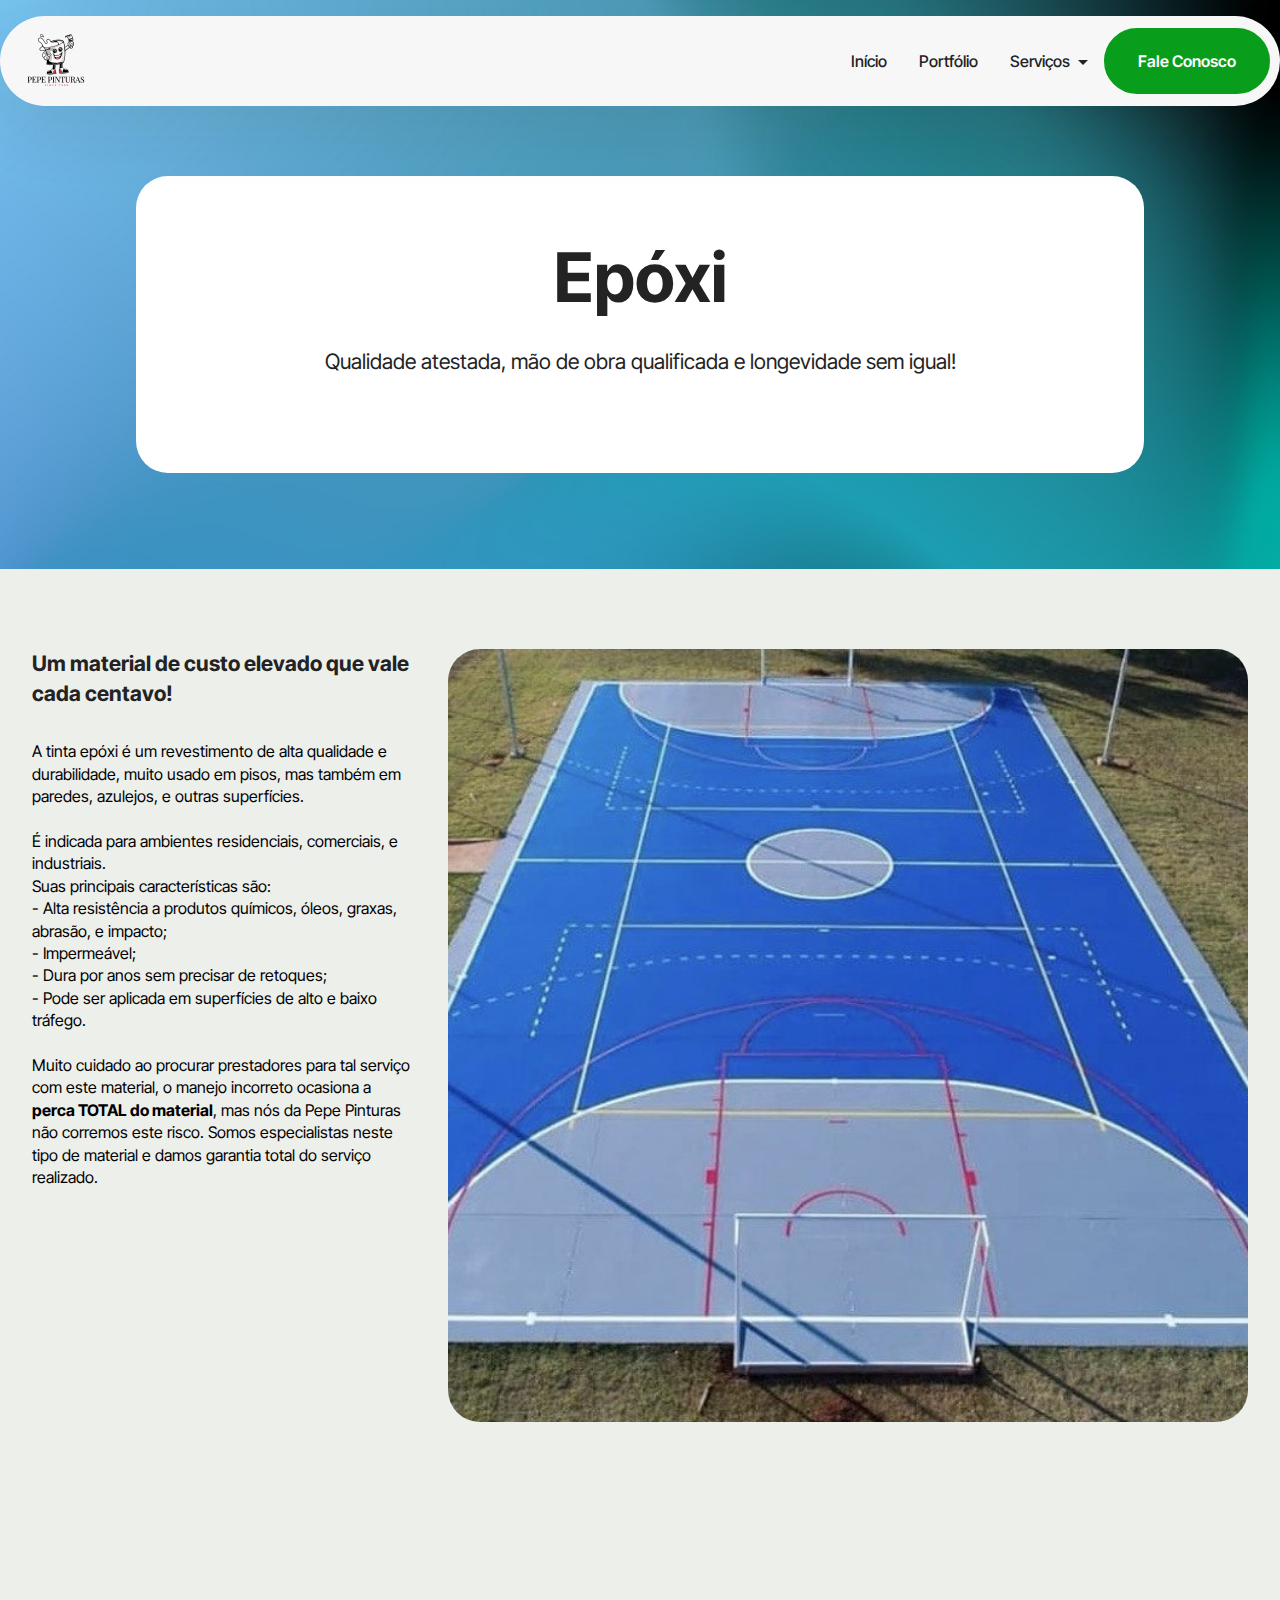
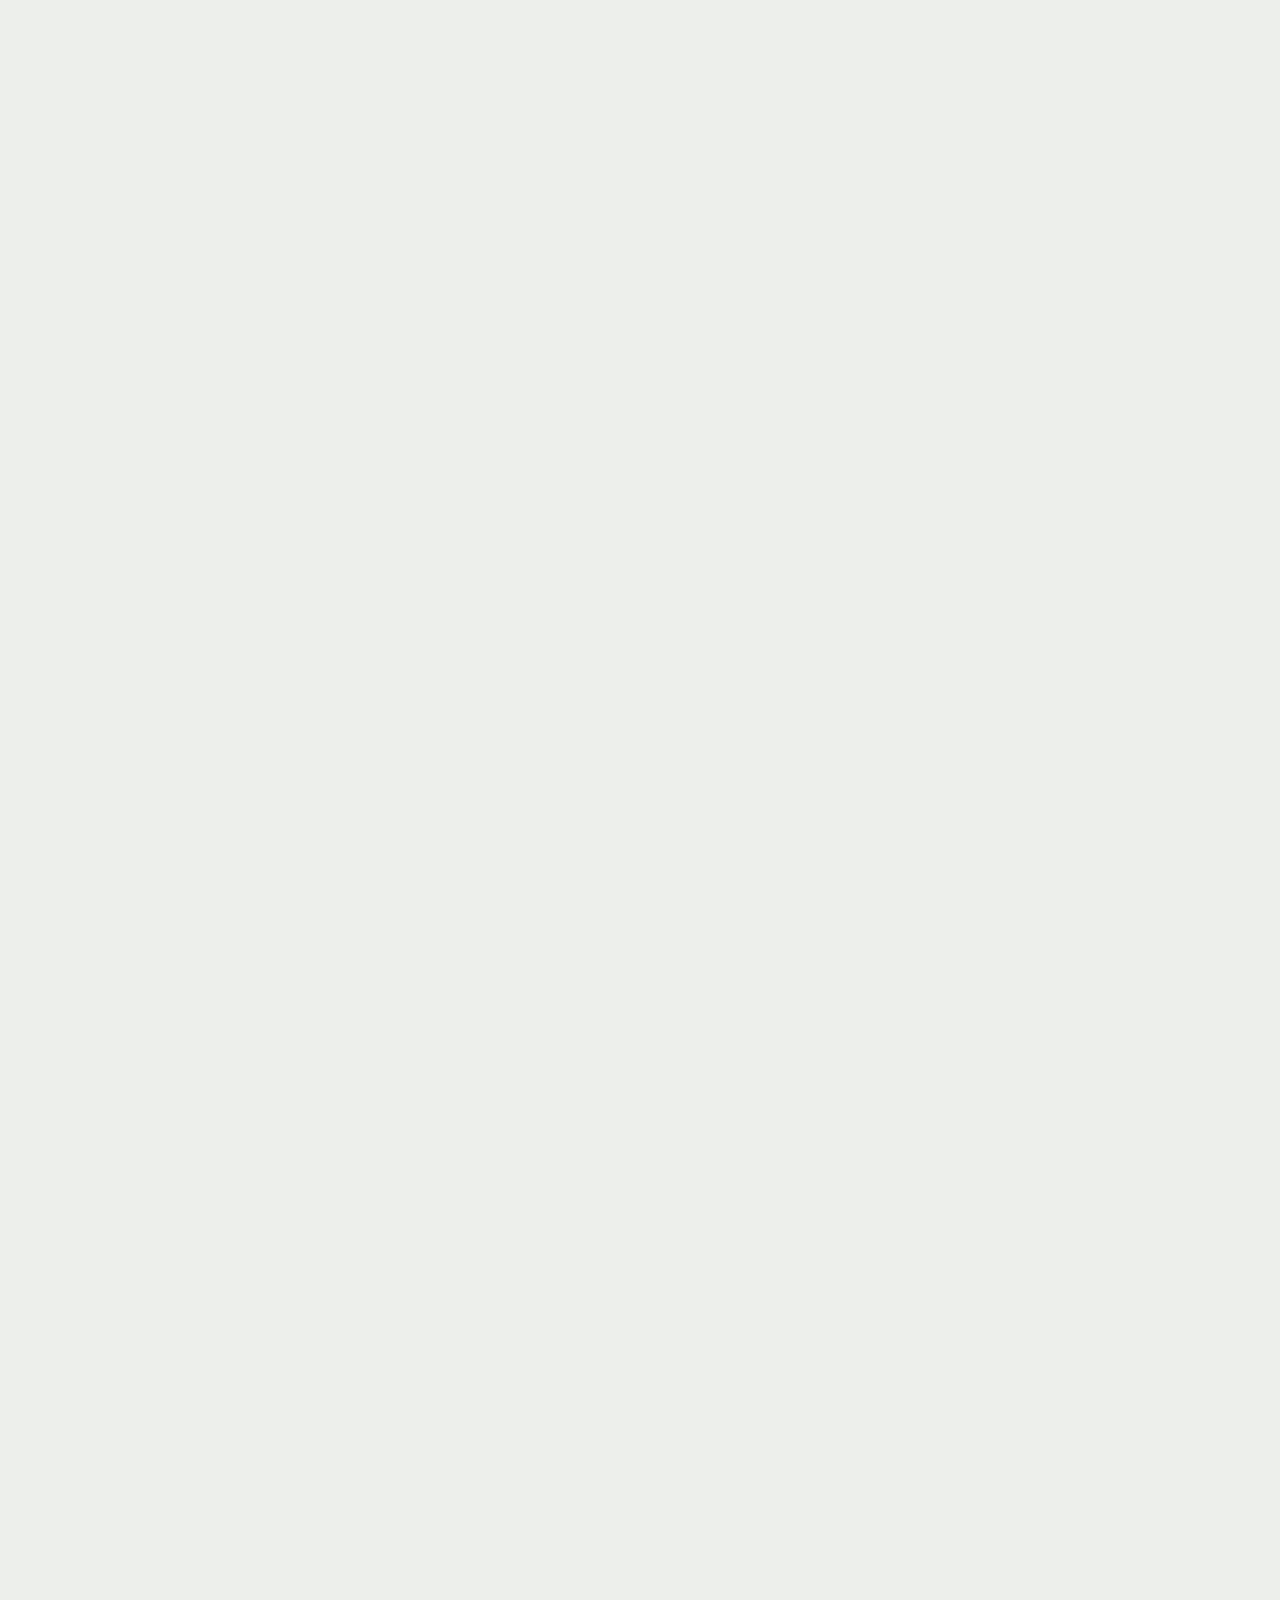
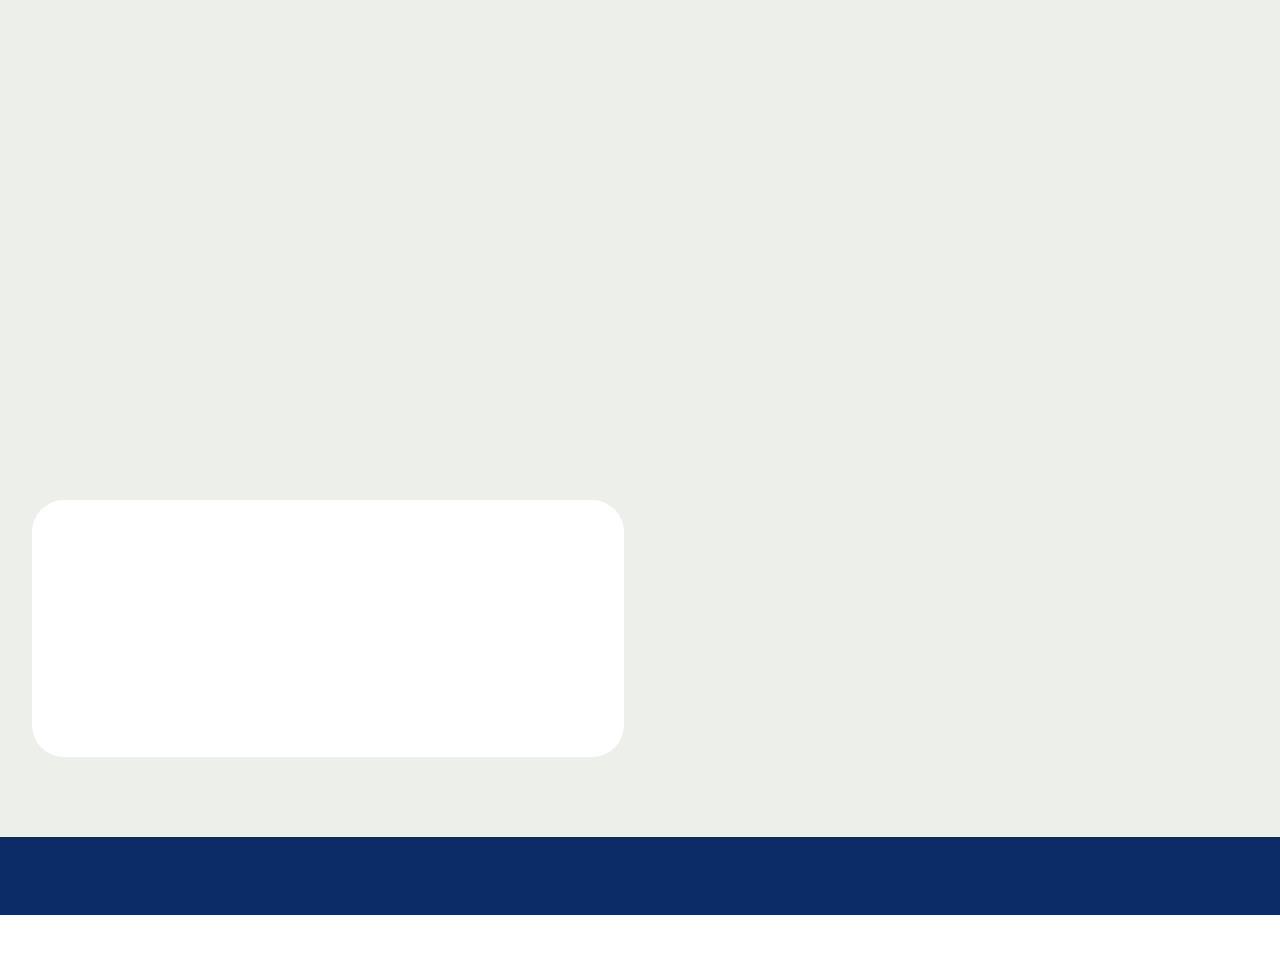
<file: epoxi.html>
<!DOCTYPE html>
<html  >
<head>
  <!-- Site made with Mobirise Website Builder v6.0.1, https://mobirise.com -->
  <meta charset="UTF-8">
  <meta http-equiv="X-UA-Compatible" content="IE=edge">
  <meta name="generator" content="Mobirise v6.0.1, mobirise.com">
  <meta name="viewport" content="width=device-width, initial-scale=1, minimum-scale=1">
  <link rel="shortcut icon" href="assets/images/balde-since.png-2-160x160.png" type="image/x-icon">
  <meta name="description" content="">
  
  
  <title>Epoxi</title>
  <link rel="stylesheet" href="assets/web/assets/mobirise-icons2/mobirise2.css">
  <link rel="stylesheet" href="assets/bootstrap/css/bootstrap.min.css">
  <link rel="stylesheet" href="assets/bootstrap/css/bootstrap-grid.min.css">
  <link rel="stylesheet" href="assets/bootstrap/css/bootstrap-reboot.min.css">
  <link rel="stylesheet" href="assets/animatecss/animate.css">
  <link rel="stylesheet" href="assets/dropdown/css/style.css">
  <link rel="stylesheet" href="assets/theme/css/style.css">
  <link rel="preload" href="https://fonts.googleapis.com/css?family=Inter+Tight:100,200,300,400,500,600,700,800,900,100i,200i,300i,400i,500i,600i,700i,800i,900i&display=swap" as="style" onload="this.onload=null;this.rel='stylesheet'">
  <noscript><link rel="stylesheet" href="https://fonts.googleapis.com/css?family=Inter+Tight:100,200,300,400,500,600,700,800,900,100i,200i,300i,400i,500i,600i,700i,800i,900i&display=swap"></noscript>
  <link rel="preload" as="style" href="assets/mobirise/css/mbr-additional.css?v=nS0D5U"><link rel="stylesheet" href="assets/mobirise/css/mbr-additional.css?v=nS0D5U" type="text/css">

  
  
  
</head>
<body>
  
  <section data-bs-version="5.1" class="menu menu5 cid-uIcHUME5cc" once="menu" id="menu05-2m">
	

	<nav class="navbar navbar-dropdown navbar-expand-lg">
		<div class="container">
			<div class="navbar-brand">
				<span class="navbar-logo">
					<a href="index.html">
						<img src="assets/images/balde-since.png-2-160x160.png" alt="Pepe Pinturas" style="height: 5rem;">
					</a>
				</span>
				
			</div>
			<button class="navbar-toggler" type="button" data-toggle="collapse" data-bs-toggle="collapse" data-target="#navbarSupportedContent" data-bs-target="#navbarSupportedContent" aria-controls="navbarNavAltMarkup" aria-expanded="false" aria-label="Toggle navigation">
				<div class="hamburger">
					<span></span>
					<span></span>
					<span></span>
					<span></span>
				</div>
			</button>
			<div class="collapse navbar-collapse" id="navbarSupportedContent">
				<ul class="navbar-nav nav-dropdown" data-app-modern-menu="true"><li class="nav-item">
						<a class="nav-link link text-black text-primary display-7" href="inicio.html">Início</a>
					</li>
					<li class="nav-item">
						<a class="nav-link link text-black text-primary display-7" href="portifólio.html" aria-expanded="false">Portfólio</a>
					</li>
					<li class="nav-item dropdown">
						<a class="nav-link link text-black dropdown-toggle display-7" href="https://mobiri.se" data-toggle="dropdown-submenu" data-bs-toggle="dropdown" data-bs-auto-close="outside" aria-expanded="false">Serviços</a><div class="dropdown-menu" aria-labelledby="dropdown-494"><a class="text-black dropdown-item text-primary display-7" href="recidencial.html">Pintura Residencial</a><a class="text-black dropdown-item text-primary display-7" href="comercial.html">Pintura Comercial</a><a class="text-black dropdown-item text-primary display-7" href="imobiliaria.html">Entrega para Imobiliária</a><a class="text-black dropdown-item text-primary display-7" href="reparos.html">Reparos</a><a class="text-black show dropdown-item text-primary display-7" href="epoxi.html">Epóxi</a></div>
					</li></ul>
				<div class="navbar-buttons mbr-section-btn"><a class="btn btn-primary display-7" href="fale conosco.html">Fale Conosco</a></div>
			</div>
		</div>
	</nav>
</section>

<section data-bs-version="5.1" class="header14 cid-uIcHUIioiL" id="header14-2c">
	

	
	
	<div class="container">
		<div class="row justify-content-center">
			<div class="card col-12 col-md-12 col-lg-10">
				<div class="card-wrapper">
					<div class="card-box align-center">
						<h1 class="card-title mbr-fonts-style mb-4 display-1">
							<strong>Epóxi</strong></h1>
						<p class="mbr-text mbr-fonts-style mb-4 display-4">
							Qualidade atestada, mão de obra qualificada e longevidade sem igual!</p>
						
					</div>
				</div>
			</div>
		</div>
	</div>
</section>

<section data-bs-version="5.1" class="image08 cid-uIcHUIzQpP" id="image08-2d">
  
  
  
  <div class="container">
    <div class="row justify-content-center">
      <div class="col-lg-4">
        <div class="col-12 col-md-12">
          <h5 class="mbr-section-title mbr-fonts-style mt-0 mb-4 display-4"><strong>Um material de custo elevado que vale cada centavo!</strong></h5>
          <h6 class="mbr-section-subtitle mbr-fonts-style mt-0 mb-4 display-7">A tinta epóxi é um revestimento de alta qualidade e durabilidade, muito usado em pisos, mas também em paredes, azulejos, e outras superfícies. <br><br>É indicada para ambientes residenciais, comerciais, e industriais.<div>Suas principais características são:</div><div>- Alta resistência a produtos químicos, óleos, graxas, abrasão, e impacto;</div><div>- Impermeável;</div><div>- Dura por anos sem precisar de retoques;</div><div>- Pode ser aplicada em superfícies de alto e baixo tráfego.<br><br>Muito cuidado ao procurar prestadores para tal serviço com este material, o manejo incorreto ocasiona a <strong>perca TOTAL do material</strong>, mas nós da Pepe Pinturas não corremos este risco. Somos especialistas neste tipo de material e damos garantia total do serviço realizado.&nbsp;<strong>&nbsp;</strong><br><br></div></h6>
          
        </div>
      </div>
      <div class="col-lg-8 side-features">
        <div class="image-wrapper mb-4">
          <img class="w-100" src="assets/images/photo-12-2025-04-12-09-42-29.jpg-828x800.jpeg" alt="Mobirise Website Builder">
        </div>
      </div>
    </div>
  </div>
</section>

<section data-bs-version="5.1" class="header13 cid-uIcHUISbTn" id="header13-2e">
  

  
  

  <div class="align-center container">
    <div class="row justify-content-center">
      <div class="col-md-12 mb-5 content-head">
        <h1 class="mbr-section-title mbr-fonts-style display-5"><strong>Lhe oferecemos os serviços de:</strong></h1>
        
        
      </div>
    </div>

    <div class="row justify-content-center">
      
    </div>
  </div>
</section>

<section data-bs-version="5.1" class="features10 cid-uIcHUJgePb" id="features010-2f">
  

  
  
  <div class="container">
    
    <div class="row">
      <div class="item features-without-image col-12 col-md-6 col-lg-4">
        <div class="item-wrapper">
          <div class="card-box align-left">
            <div class="iconfont-wrapper mb-3">
              <span class="mbr-iconfont mobi-mbri-success mobi-mbri"></span>
            </div>
            
            <p class="card-text mbr-fonts-style mb-3 display-7"><strong>
              Fachadas, Pisos, paredes e Tetos</strong></p>
            
          </div>
        </div>
      </div>
      <div class="item features-without-image col-12 col-md-6 col-lg-4">
        <div class="item-wrapper">
          <div class="card-box align-left">
            <div class="iconfont-wrapper mb-3">
              <span class="mbr-iconfont mobi-mbri-success mobi-mbri"></span>
            </div>
            
            <p class="card-text mbr-fonts-style mb-3 display-7"><strong>
              Madeiras, Muros, Rufos, Portas</strong></p>
            
          </div>
        </div>
      </div>
      <div class="item features-without-image col-12 col-md-6 col-lg-4">
        <div class="item-wrapper">
          <div class="card-box align-left">
            <div class="iconfont-wrapper mb-3">
              <span class="mbr-iconfont mobi-mbri-success mobi-mbri"></span>
            </div>
            
            <p class="card-text mbr-fonts-style mb-3 display-7"><strong>
              Janelas, Escadas, Corrimões, Portões</strong></p>
            
          </div>
        </div>
      </div>
    </div>
  </div>
</section>

<section data-bs-version="5.1" class="features033 cid-uIcHUJJesC" id="features033-2g">
	

	
	
	<div class="container">
		<div class="row justify-content-center">
			<div class="col-12 content-head">
				<div class="mbr-section-head mb-5">
					<h4 class="mbr-section-title mbr-fonts-style align-center mb-0 display-5"><strong>Você tem 8&nbsp;</strong>bons motivos para conhecer o trabalho da<strong> Pepe Pinturas</strong></h4>
					
				</div>
			</div>
		</div>
		<div class="row justify-content-center">
			<div class="item features-without-image col-12 col-lg-3 active">
				<div class="item-wrapper">
					
					<div class="card-box">
						<h4 class="card-title mbr-fonts-style mb-0 display-7">
							<strong>Primeiro</strong></h4>
						<h5 class="card-text mbr-fonts-style mt-3 display-7">
							<div>Análise prévia da residencia</div><div>e de suas necessidades.</div>
						</h5>
					</div>
				</div>
			</div>
			<div class="item features-without-image col-12 col-lg-3">
				<div class="item-wrapper">
					
					<div class="card-box">
						<h4 class="card-title mbr-fonts-style mb-0 display-7">
							<strong>Segundo</strong></h4>
						<h5 class="card-text mbr-fonts-style mt-3 display-7">Assessoria completa e
<div>firme no direcionamento
</div><div>de soluções e decisões que
</div><div>impactam investimentos
</div><div>importantes a residencia.</div></h5>
					</div>
				</div>
			</div>
			<div class="item features-without-image col-12 col-lg-3">
				<div class="item-wrapper">
					
					<div class="card-box">
						<h4 class="card-title mbr-fonts-style mb-0 display-7">
							<strong>Terceiro</strong></h4>
						<h5 class="card-text mbr-fonts-style mt-3 display-7">Qualidade de serviços de
<div>uma empresa, com
</div><div>mão de obra qualificada.
						</div></h5>
					</div>
				</div>
			</div>
			<div class="item features-without-image col-12 col-lg-3">
				<div class="item-wrapper">
					
					<div class="card-box">
						<h4 class="card-title mbr-fonts-style mb-0 display-7">
							<strong>Quarto</strong></h4>
						<h5 class="card-text mbr-fonts-style mt-3 display-7">Técnicas avançadas de
<div>pintura.</div></h5>
					</div>
				</div>
			</div>
			<div class="item features-without-image col-12 col-lg-3">
				<div class="item-wrapper">
					
					<div class="card-box">
						<h4 class="card-title mbr-fonts-style mb-0 display-7">
							<strong>Quinto</strong></h4>
						<h5 class="card-text mbr-fonts-style mt-3 display-7">Valorização do imóvel.</h5>
					</div>
				</div>
			</div>
			<div class="item features-without-image col-12 col-lg-3">
				<div class="item-wrapper">
					
					<div class="card-box">
						<h4 class="card-title mbr-fonts-style mb-0 display-7">
							<strong>Sexto</strong></h4>
						<h5 class="card-text mbr-fonts-style mt-3 display-7">Preços competitivos.</h5>
					</div>
				</div>
			</div>

			<div class="item features-without-image col-12 col-lg-3">
				<div class="item-wrapper">
					
					<div class="card-box">
						<h4 class="card-title mbr-fonts-style mb-0 display-7"><strong>Sétimo</strong></h4>
						<h5 class="card-text mbr-fonts-style mt-3 display-7">Garantia dos serviços prestados.</h5>
					</div>
				</div>
			</div>
			
			<div class="item features-without-image col-12 col-lg-3">
				<div class="item-wrapper">
					
					<div class="card-box">
						<h4 class="card-title mbr-fonts-style mb-0 display-7">
							<strong>Nono</strong></h4>
						<h5 class="card-text mbr-fonts-style mt-3 display-7">Atendimento pós-obra.</h5>
					</div>
				</div>
			</div>
		</div>
	</div>
</section>

<section data-bs-version="5.1" class="features017 mbr-embla cid-uIcHUKlPUw" id="features017-2h">
	
	
	<div class="position-relative">
		<div class="container">
			<div class="row justify-content-center">
				<div class="col-12 content-head">
					<div class="mbr-section-head mb-5">
						<h4 class="mbr-section-title mbr-fonts-style align-center mb-0 display-5">
							<strong>Conheça nossos serviços</strong></h4>
						
					</div>
				</div>
			</div>
		</div>

		<div class="embla" data-skip-snaps="true" data-align="center" data-contain-scroll="trimSnaps" data-loop="true" data-auto-play="true" data-auto-play-interval="5" data-draggable="true">
			<div class="embla__viewport container">
				<div class="embla__container">
					<div class="embla__slide slider-image item active" style="margin-left: 1rem; margin-right: 1rem;">
						<div class="slide-content">
							<div class="item-img">
								<div class="item-wrapper">
									<img src="assets/images/photo-3-2025-04-03-16.jpg" alt="Mobirise Website Builder" title="" data-slide-to="0" data-bs-slide-to="0">
								</div>
							</div>
							<div class="item-content">
								<h5 class="item-title mbr-fonts-style display-5">
									<strong>Pintura Residencial</strong></h5>
								
								<p class="mbr-text mbr-fonts-style mt-3 display-7">
									Rapidez e qualidade lado a lado.</p>
							</div>

							
						</div>
					</div><div class="embla__slide slider-image item" style="margin-left: 1rem; margin-right: 1rem;">
						<div class="slide-content">
							<div class="item-img">
								<div class="item-wrapper">
									<img src="assets/images/photo-6-2025-04-03-16-34.jpg" alt="Mobirise Website Builder" title="" data-slide-to="1" data-bs-slide-to="1">
								</div>
							</div>
							<div class="item-content">
								<h5 class="item-title mbr-fonts-style display-5">
									<strong>Pintura Comercial</strong></h5>
								
								<p class="mbr-text mbr-fonts-style mt-3 display-7">
									Competência gigante para todos os tamanhos.</p>
							</div>

							
						</div>
					</div><div class="embla__slide slider-image item" style="margin-left: 1rem; margin-right: 1rem;">
						<div class="slide-content">
							<div class="item-img">
								<div class="item-wrapper">
									<img src="assets/images/photo-2-2025-04-03-16.jpg" alt="Mobirise Website Builder" title="" data-slide-to="2" data-bs-slide-to="2">
								</div>
							</div>
							<div class="item-content">
								<h5 class="item-title mbr-fonts-style display-5">
									<strong>Entrega Imobiliária</strong></h5>
								
								<p class="mbr-text mbr-fonts-style mt-3 display-7">
									Sem surpresas ao entregar um imóvel.</p>
							</div>

							
						</div>
					</div><div class="embla__slide slider-image item" style="margin-left: 1rem; margin-right: 1rem;">
						<div class="slide-content">
							<div class="item-img">
								<div class="item-wrapper">
									<img src="assets/images/photo-5-2025-04-03-16-34.jpg" alt="Mobirise Website Builder" title="" data-slide-to="3" data-bs-slide-to="3">
								</div>
							</div>
							<div class="item-content">
								<h5 class="item-title mbr-fonts-style display-5">
									<strong>Pintura Comercial</strong></h5>
								
								<p class="mbr-text mbr-fonts-style mt-3 display-7">Renove o visual, aumente a produtividade.</p>
							</div>

							
						</div>
					</div><div class="embla__slide slider-image item" style="margin-left: 1rem; margin-right: 1rem;">
						<div class="slide-content">
							<div class="item-img">
								<div class="item-wrapper">
									<img src="assets/images/photo-1-2025-04-03-16-34.jpg" alt="Mobirise Website Builder" title="" data-slide-to="4" data-bs-slide-to="4">
								</div>
							</div>
							<div class="item-content">
								<h5 class="item-title mbr-fonts-style display-5">
									<strong>Piso em Epóxi</strong></h5>
								
								<p class="mbr-text mbr-fonts-style mt-3 display-7">
									Qualidade atestada e mão de obra qualificada.</p>
							</div>

							
						</div>
					</div><div class="embla__slide slider-image item" style="margin-left: 1rem; margin-right: 1rem;">
						<div class="slide-content">
							<div class="item-img">
								<div class="item-wrapper">
									<img src="assets/images/photo-8-2025-04-03-16.jpg" alt="Mobirise Website Builder" title="" data-slide-to="6" data-bs-slide-to="6">
								</div>
							</div>
							<div class="item-content">
								<h5 class="item-title mbr-fonts-style display-5">
									<strong>Decorativa</strong></h5>
								
								<p class="mbr-text mbr-fonts-style mt-3 display-7">Uma textura faz toda a diferença.</p>
							</div>

							
						</div>
					</div>
					
					
					
					
					
					
					
				</div>
			</div>
			<button class="embla__button embla__button--prev">
				<span class="mobi-mbri mobi-mbri-arrow-prev mbr-iconfont" aria-hidden="true"></span>
				<span class="sr-only visually-hidden visually-hidden visually-hidden">Previous</span>
			</button>
			<button class="embla__button embla__button--next">
				<span class="mobi-mbri mobi-mbri-arrow-next mbr-iconfont" aria-hidden="true"></span>
				<span class="sr-only visually-hidden visually-hidden visually-hidden">Next</span>
			</button>
		</div>
	</div>
</section>

<section data-bs-version="5.1" class="features037 cid-uIcHUL3Hzz" id="features037-2i">
	
	
	
	<div class="container">
		<div class="row justify-content-center">
			<div class="col-lg-4">
				<div class="col-12 col-md-12">
					<h5 class="mbr-section-title mbr-fonts-style mt-0 mb-4 display-4"><strong>A Pepe pinturas dispõe de uma grande variedade de produtos e marcas, as quais se destacam:</strong></h5>
					<h6 class="mbr-section-subtitle mbr-fonts-style mt-0 mb-4 display-7"></h6>
					
				</div>
			</div>

			<div class="col-lg-8 side-features">
				<div class="item features-without-image col-12 col-md-12 col-lg-6 item-mb active">
					<div class="item-wrapper">
						<div class="item-content align-left">
							
							
							<p class="card-text mbr-fonts-style display-7">Pinturas acrílicas
<br>Pinturas internas em látex
<br>Pinturas esmalte<br>Pinturas com produtos elásticos emborrachados</p>
							
						</div>

					</div>
				</div>
				<div class="item features-without-image col-12 col-md-12 col-lg-6 item-mb">
					<div class="item-wrapper">
						<div class="item-content align-left">
							
							
							<p class="card-text mbr-fonts-style display-7">Pinturas epóxi<br>Pinturas impermeabilizantes
<br>Resinas e conservadores de pedras e tijolos<br>Pistola a ar</p>
							
						</div>

					</div>
				</div>
				
				

			</div>
		</div>
	</div>
</section>

<section data-bs-version="5.1" class="header19 cid-uIcHULst5L" id="header19-2j">
  

  
  
  <div class="container">
    <div class="row">
      <div class="content-wrap col-12 col-md-8">
        <h1 class="mbr-section-title mbr-fonts-style mb-4 display-1">
          <strong>Faça um orçamento sem compromisso!</strong></h1>
        
        <div class="mbr-section-btn"><a class="btn btn-primary display-7" href="http://wa.me/+5567996524170" target="_blank">Link Direto para o Whatsapp</a></div>
        
      </div>
    </div>
  </div>
</section>

<section data-bs-version="5.1" class="contacts02 map1 cid-uIcHULQUYy" id="contacts02-2k">

    

    
    <div class="container">
        <div class="row justify-content-center">
            <div class="col-12 content-head">
                <div class="mbr-section-head mb-5">
                    <h3 class="mbr-section-title mbr-fonts-style align-center mb-0 display-2">
                        <strong>Nos encontre</strong></h3>
                    
                </div>
            </div>
        </div>
        <div class="row justify-content-center">
            <div class="card col-12 col-md-12 col-lg-6">
                <div class="card-wrapper">
                    <div class="text-wrapper">
                        <h5 class="cardTitle mbr-fonts-style mb-2 display-5">
                            <strong>Meios de comunicação</strong></h5>
                        <ul class="list mbr-fonts-style display-7">
                            <li class="mbr-text item-wrap">Telefone: <a href="tel:5567999538489" class="text-primary"></a><a href="tel:5567999538489" class="text-primary">+55&nbsp;(67)&nbsp;9 9</a>9538489</li>
                            <li class="mbr-text item-wrap">WhatsApp: <a href="https://wa.me/5567996524170" class="text-primary">+55 (67) 9 9652-4170</a></li>
                            <li class="mbr-text item-wrap">Email: <a href="mailto:pepe.pinturasdourados@gmail.com" class="text-primary">pepe.pinturasdourados@gmail.com</a></li>
                            <li class="mbr-text item-wrap">Endereço: Rua José Stropa, 660, Dourados, Mato Grosso do sul</li>
                            <li class="mbr-text item-wrap">Horário de Funcionamento: 08:00AM - 05:00PM (08:00 - 17:00)</li>
                        </ul>
                    </div>
                </div>
            </div>
            <div class="map-wrapper col-md-12 col-lg-6">
                <div class="google-map"><iframe frameborder="0" style="border:0" src="https://www.google.com/maps/embed?pb=!1m18!1m12!1m3!1d3692.8888382434498!2d-54.81901482470907!3d-22.24429607972686!2m3!1f0!2f0!3f0!3m2!1i1024!2i768!4f13.1!3m3!1m2!1s0x416d590084d7c337%3A0x51dc5005f7cb5812!2sPepe%20Pinturas!5e0!3m2!1spt-BR!2sbr!4v1744474388744!5m2!1spt-BR!2sbr" allowfullscreen=""></iframe></div>
            </div>
        </div>
    </div>
</section>

<section data-bs-version="5.1" class="footer2 cid-uIcHUMgrNb" once="footers" id="footer02-2l">
    

    
    

    <div class="container">
        <div class="row">
            <div class="col-12 col-lg-6 center mt-2 mb-3">
                <p class="mbr-fonts-style copyright mb-0 display-7">
                    © Copyright 2025 Pepe Pinturas - Todos os direitos reservados</p>
            </div>
            <div class="col-12 col-lg-6 center">
                <div class="row-links mt-2 mb-3">
                    <ul class="row-links-soc">
                        
                        
                        
                        
                    <li class="row-links-soc-item mbr-fonts-style display-7">
                            <a href="https://www.instagram.com/pepe.pinturasdourados/" class="text-primary" target="_blank">Instagram</a>
                        </li><li class="row-links-soc-item mbr-fonts-style display-7"><a href="https://wa.me/67996524170" class="text-primary">Whatsapp</a></li><li class="row-links-soc-item mbr-fonts-style display-7"><a href="mailto:pepe.pinturasdourados@gmail.com" class="text-primary">Email</a></li><li class="row-links-soc-item mbr-fonts-style display-7"><a href="https://www.facebook.com/pepe.pinturasdourados/?locale=pt_BR" class="text-primary" target="_blank">Facebook</a></li></ul>
                </div>
            </div>
        </div>
    </div>
</section><section class="display-7" style="padding: 0;align-items: center;justify-content: center;flex-wrap: wrap;    align-content: center;display: flex;position: relative;height: 4rem;"><a href="https://mobiri.se/3932734" style="flex: 1 1;height: 4rem;position: absolute;width: 100%;z-index: 1;"><img alt="" style="height: 4rem;" src="[data-uri]"></a><p style="margin: 0;text-align: center;" class="display-7">&#8204;</p><a style="z-index:1" href="https://mobirise.com/html-builder.html">HTML Builder</a></section><script src="assets/bootstrap/js/bootstrap.bundle.min.js"></script>  <script src="assets/smoothscroll/smooth-scroll.js"></script>  <script src="assets/ytplayer/index.js"></script>  <script src="assets/embla/embla.min.js"></script>  <script src="assets/embla/script.js"></script>  <script src="assets/dropdown/js/navbar-dropdown.js"></script>  <script src="assets/theme/js/script.js"></script>  
  
  
  <input name="animation" type="hidden">
  </body>
</html>
</file>
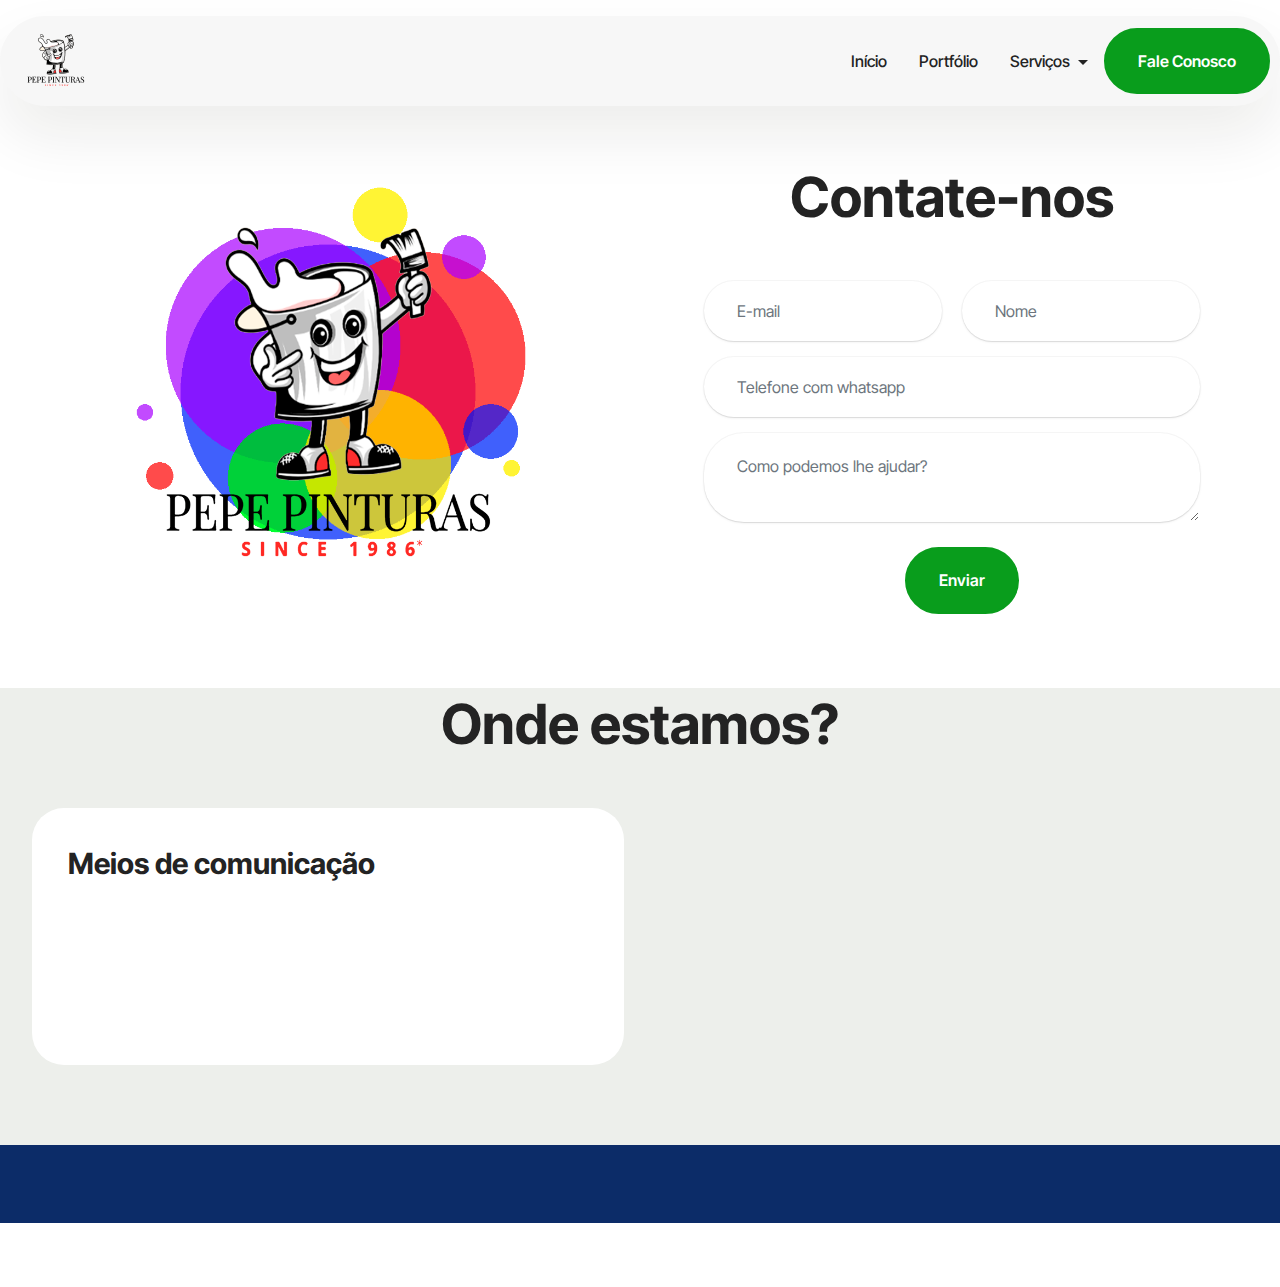
<file: fale conosco.html>
<!DOCTYPE html>
<html  >
<head>
  <!-- Site made with Mobirise Website Builder v6.0.1, https://mobirise.com -->
  <meta charset="UTF-8">
  <meta http-equiv="X-UA-Compatible" content="IE=edge">
  <meta name="generator" content="Mobirise v6.0.1, mobirise.com">
  <meta name="viewport" content="width=device-width, initial-scale=1, minimum-scale=1">
  <link rel="shortcut icon" href="assets/images/balde-since.png-2-160x160.png" type="image/x-icon">
  <meta name="description" content="">
  
  
  <title>Fale conosco</title>
  <link rel="stylesheet" href="assets/bootstrap/css/bootstrap.min.css">
  <link rel="stylesheet" href="assets/bootstrap/css/bootstrap-grid.min.css">
  <link rel="stylesheet" href="assets/bootstrap/css/bootstrap-reboot.min.css">
  <link rel="stylesheet" href="assets/animatecss/animate.css">
  <link rel="stylesheet" href="assets/dropdown/css/style.css">
  <link rel="stylesheet" href="assets/theme/css/style.css">
  <link rel="preload" href="https://fonts.googleapis.com/css?family=Inter+Tight:100,200,300,400,500,600,700,800,900,100i,200i,300i,400i,500i,600i,700i,800i,900i&display=swap" as="style" onload="this.onload=null;this.rel='stylesheet'">
  <noscript><link rel="stylesheet" href="https://fonts.googleapis.com/css?family=Inter+Tight:100,200,300,400,500,600,700,800,900,100i,200i,300i,400i,500i,600i,700i,800i,900i&display=swap"></noscript>
  <link rel="preload" as="style" href="assets/mobirise/css/mbr-additional.css?v=LTZWof"><link rel="stylesheet" href="assets/mobirise/css/mbr-additional.css?v=LTZWof" type="text/css">

  
  
  
</head>
<body>
  
  <section data-bs-version="5.1" class="menu menu5 cid-uIcUrSlaxy" once="menu" id="menu05-2z">
	

	<nav class="navbar navbar-dropdown navbar-expand-lg">
		<div class="container">
			<div class="navbar-brand">
				<span class="navbar-logo">
					<a href="index.html">
						<img src="assets/images/balde-since.png-2-160x160.png" alt="Pepe Pinturas" style="height: 5rem;">
					</a>
				</span>
				
			</div>
			<button class="navbar-toggler" type="button" data-toggle="collapse" data-bs-toggle="collapse" data-target="#navbarSupportedContent" data-bs-target="#navbarSupportedContent" aria-controls="navbarNavAltMarkup" aria-expanded="false" aria-label="Toggle navigation">
				<div class="hamburger">
					<span></span>
					<span></span>
					<span></span>
					<span></span>
				</div>
			</button>
			<div class="collapse navbar-collapse" id="navbarSupportedContent">
				<ul class="navbar-nav nav-dropdown" data-app-modern-menu="true"><li class="nav-item">
						<a class="nav-link link text-black text-primary display-7" href="inicio.html">Início</a>
					</li>
					<li class="nav-item">
						<a class="nav-link link text-black text-primary display-7" href="portifólio.html" aria-expanded="false">Portfólio</a>
					</li>
					<li class="nav-item dropdown">
						<a class="nav-link link text-black dropdown-toggle display-7" href="https://mobiri.se" data-toggle="dropdown-submenu" data-bs-toggle="dropdown" data-bs-auto-close="outside" aria-expanded="false">Serviços</a><div class="dropdown-menu" aria-labelledby="dropdown-494"><a class="text-black dropdown-item text-primary display-7" href="recidencial.html">Pintura Residencial</a><a class="text-black dropdown-item text-primary display-7" href="comercial.html">Pintura Comercial</a><a class="text-black dropdown-item text-primary display-7" href="imobiliaria.html">Entrega para Imobiliária</a><a class="text-black dropdown-item text-primary display-7" href="reparos.html">Reparos</a><a class="text-black show dropdown-item text-primary display-7" href="epoxi.html">Epóxi</a></div>
					</li></ul>
				<div class="navbar-buttons mbr-section-btn"><a class="btn btn-primary display-7" href="fale conosco.html">Fale Conosco</a></div>
			</div>
		</div>
	</nav>
</section>

<section data-bs-version="5.1" class="form03 cid-uIcWjqg7IF" id="form03-31">
    

    

    <div class="container">
        <div class="row justify-content-center">
            <div class="col-12 col-lg item-wrapper">
                <div class="mbr-section-head mb-5">
                    <h3 class="mbr-section-title mbr-fonts-style align-center mb-0 display-2"><strong>Contate-nos</strong></h3>
                    
                </div>
                <div class="col-lg-12 mx-auto mbr-form" data-form-type="formoid">
                    <form action="https://mobirise.eu/" method="POST" class="mbr-form form-with-styler" data-form-title="Form Name"><input type="hidden" name="email" data-form-email="true" value="iMoDCD42uW8Ana6QzY0vRCWDIhJn/NZLdLXE77B2ylyu4LF5JTyhg9VEv4fys6YUE1StDOZZKdCPStPTwSu3ApAH7o5/nELr59KU9IVfF4jJL/eu7r/YmZ/edlFJh/So">
                        <div class="row">
                            <div hidden="hidden" data-form-alert="" class="alert alert-success col-12">Agradecemos a preferência, entraremos em contato em breve.</div>
                            <div hidden="hidden" data-form-alert-danger="" class="alert alert-danger col-12">
                                Oops...! some problem!
                            </div>
                        </div>
                        <div class="dragArea row">
                            <div class="col-md col-sm-12 form-group mb-3 mb-3" data-for="name">
                                <input type="text" name="name" placeholder="Nome" data-form-field="name" class="form-control" value="" id="name-form03-31">
                            </div>
                            <div class="col-md col-sm-12 form-group mb-3 mb-3" data-for="email">
                                <input type="email" name="email" placeholder="E-mail" data-form-field="email" class="form-control" value="" id="email-form03-31">
                            </div>
                            <div class="col-12 form-group mb-3 mb-3" data-for="phone">
                                <input type="tel" name="phone" placeholder="Telefone com whatsapp" data-form-field="phone" class="form-control" value="" id="phone-form03-31">
                            </div>
                            <div class="col-12 form-group mb-3 mb-3" data-for="textarea">
                                <textarea name="textarea" placeholder="Como podemos lhe ajudar?" data-form-field="textarea" class="form-control" id="textarea-form03-31"></textarea>
                            </div>
                            <div class="col-lg-12 col-md-12 col-sm-12 align-center mbr-section-btn"><button type="submit" class="btn btn-primary display-7">
                                    Enviar</button></div>
                        </div>
                    </form>
                </div>


            </div>
            <div class="col-12 col-lg-6">
                <div class="image-wrapper">
                    <img class="w-100" src="assets/images/com-fundo.png" alt="Mobirise Website Builder">
                </div>
            </div>

        </div>
    </div>
</section>

<section data-bs-version="5.1" class="contacts02 map1 cid-uIcUrRecYJ" id="contacts02-2x">

    

    
    <div class="container">
        <div class="row justify-content-center">
            <div class="col-12 content-head">
                <div class="mbr-section-head mb-5">
                    <h3 class="mbr-section-title mbr-fonts-style align-center mb-0 display-2">
                        <strong>Onde estamos?</strong></h3>
                    
                </div>
            </div>
        </div>
        <div class="row justify-content-center">
            <div class="card col-12 col-md-12 col-lg-6">
                <div class="card-wrapper">
                    <div class="text-wrapper">
                        <h5 class="cardTitle mbr-fonts-style mb-2 display-5">
                            <strong>Meios de comunicação</strong></h5>
                        <ul class="list mbr-fonts-style display-7">
                            <li class="mbr-text item-wrap">Telefone: <a href="tel:5567999538489" class="text-primary"></a><a href="tel:5567999538489" class="text-primary">+55&nbsp;(67)&nbsp;9 9</a>9538489</li>
                            <li class="mbr-text item-wrap">WhatsApp: <a href="https://wa.me/5567996524170" class="text-primary">+55 (67) 9 9652-4170</a></li>
                            <li class="mbr-text item-wrap">Email: <a href="mailto:pepe.pinturasdourados@gmail.com" class="text-primary">pepe.pinturasdourados@gmail.com</a></li>
                            <li class="mbr-text item-wrap">Endereço: Rua José Stropa, 660, Dourados, Mato Grosso do sul</li>
                            <li class="mbr-text item-wrap">Horário de Funcionamento: 08:00AM - 05:00PM (08:00 - 17:00)</li>
                        </ul>
                    </div>
                </div>
            </div>
            <div class="map-wrapper col-md-12 col-lg-6">
                <div class="google-map"><iframe frameborder="0" style="border:0" src="https://www.google.com/maps/embed?pb=!1m18!1m12!1m3!1d3692.8888382434498!2d-54.81901482470907!3d-22.24429607972686!2m3!1f0!2f0!3f0!3m2!1i1024!2i768!4f13.1!3m3!1m2!1s0x416d590084d7c337%3A0x51dc5005f7cb5812!2sPepe%20Pinturas!5e0!3m2!1spt-BR!2sbr!4v1744474388744!5m2!1spt-BR!2sbr" allowfullscreen=""></iframe></div>
            </div>
        </div>
    </div>
</section>

<section data-bs-version="5.1" class="footer2 cid-uIcUrRQyFo" once="footers" id="footer02-2y">
    

    
    

    <div class="container">
        <div class="row">
            <div class="col-12 col-lg-6 center mt-2 mb-3">
                <p class="mbr-fonts-style copyright mb-0 display-7">
                    © Copyright 2025 Pepe Pinturas - Todos os direitos reservados</p>
            </div>
            <div class="col-12 col-lg-6 center">
                <div class="row-links mt-2 mb-3">
                    <ul class="row-links-soc">
                        
                        
                        
                        
                    <li class="row-links-soc-item mbr-fonts-style display-7">
                            <a href="https://www.instagram.com/pepe.pinturasdourados/" class="text-primary" target="_blank">Instagram</a>
                        </li><li class="row-links-soc-item mbr-fonts-style display-7"><a href="https://wa.me/67996524170" class="text-primary">Whatsapp</a></li><li class="row-links-soc-item mbr-fonts-style display-7"><a href="mailto:pepe.pinturasdourados@gmail.com" class="text-primary">Email</a></li><li class="row-links-soc-item mbr-fonts-style display-7"><a href="https://www.facebook.com/pepe.pinturasdourados/?locale=pt_BR" class="text-primary" target="_blank">Facebook</a></li></ul>
                </div>
            </div>
        </div>
    </div>
</section><section class="display-7" style="padding: 0;align-items: center;justify-content: center;flex-wrap: wrap;    align-content: center;display: flex;position: relative;height: 4rem;"><a href="https://mobiri.se/3932734" style="flex: 1 1;height: 4rem;position: absolute;width: 100%;z-index: 1;"><img alt="" style="height: 4rem;" src="[data-uri]"></a><p style="margin: 0;text-align: center;" class="display-7">&#8204;</p><a style="z-index:1" href="https://mobirise.com/builder/ai-website-creator.html">AI Website Creator</a></section><script src="assets/bootstrap/js/bootstrap.bundle.min.js"></script>  <script src="assets/smoothscroll/smooth-scroll.js"></script>  <script src="assets/ytplayer/index.js"></script>  <script src="assets/dropdown/js/navbar-dropdown.js"></script>  <script src="assets/theme/js/script.js"></script>  <script src="assets/formoid/formoid.min.js"></script>  
  
  
  <input name="animation" type="hidden">
  </body>
</html>
</file>
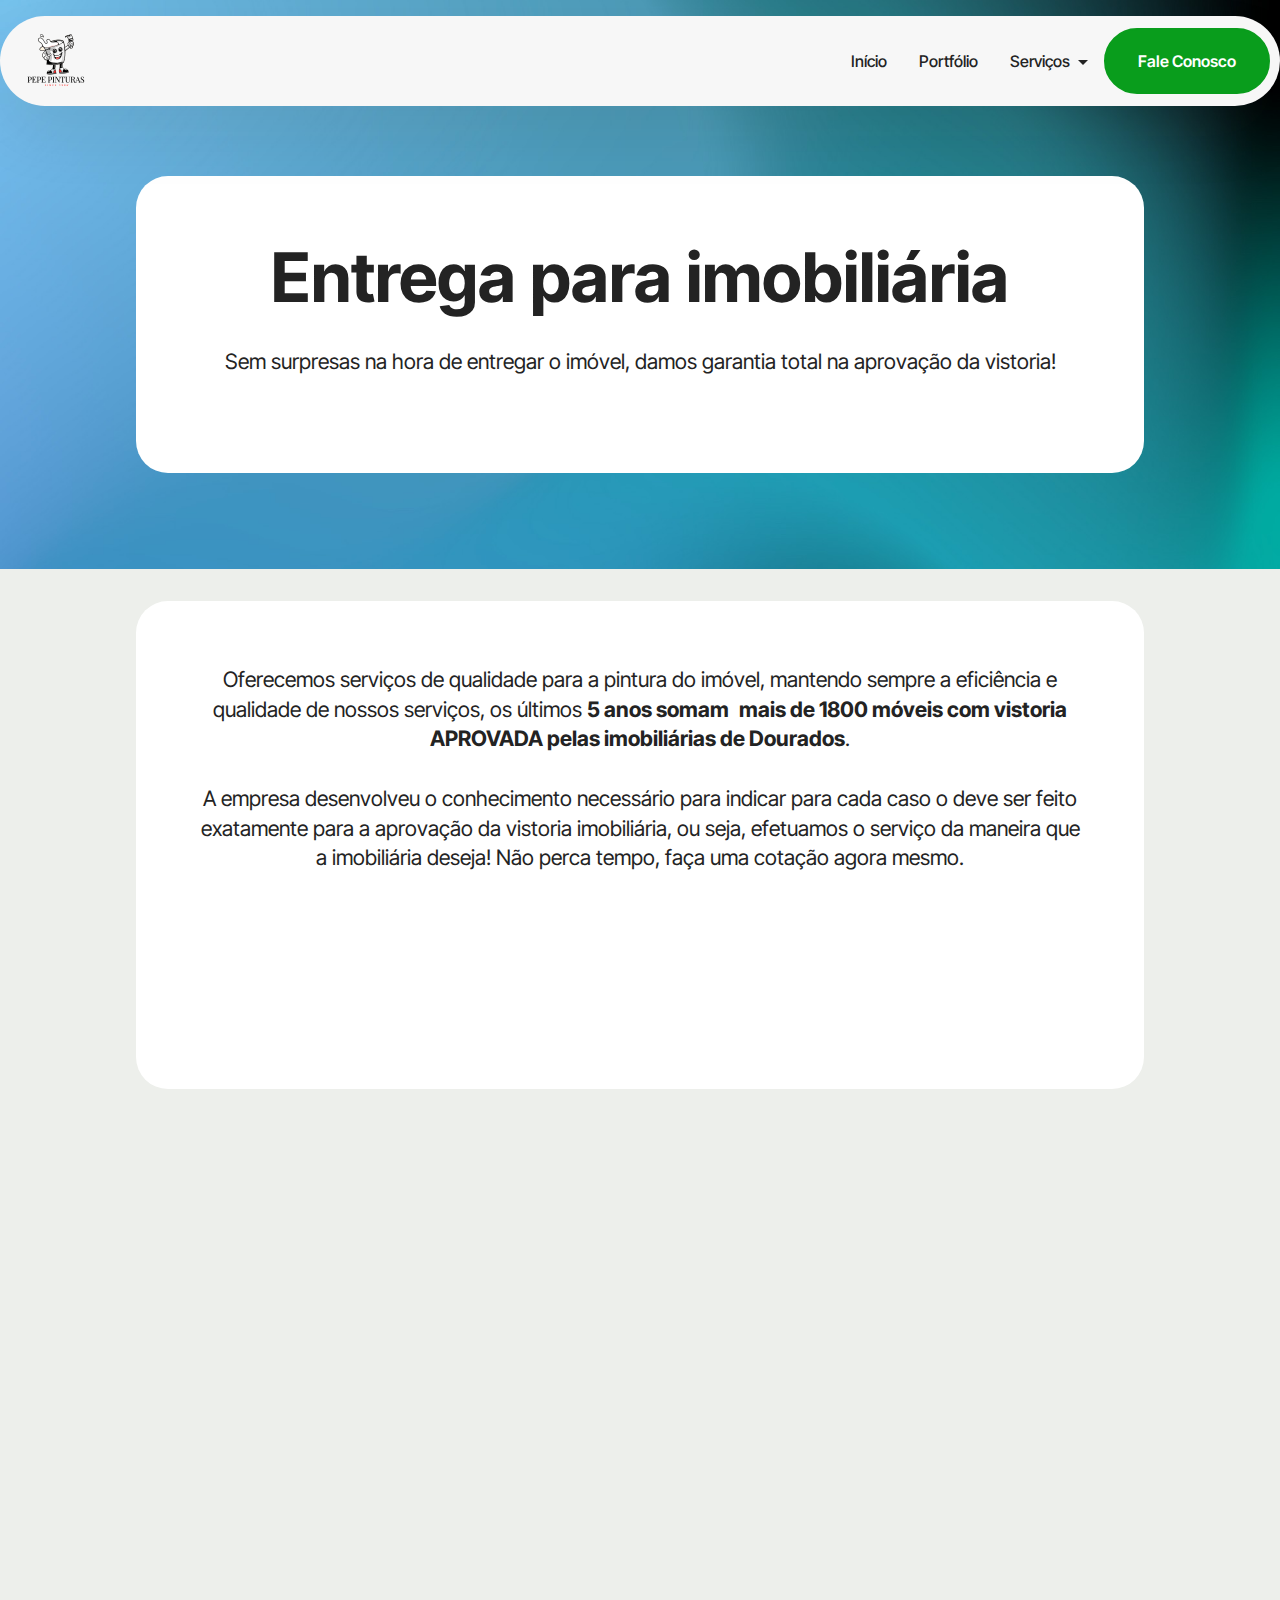
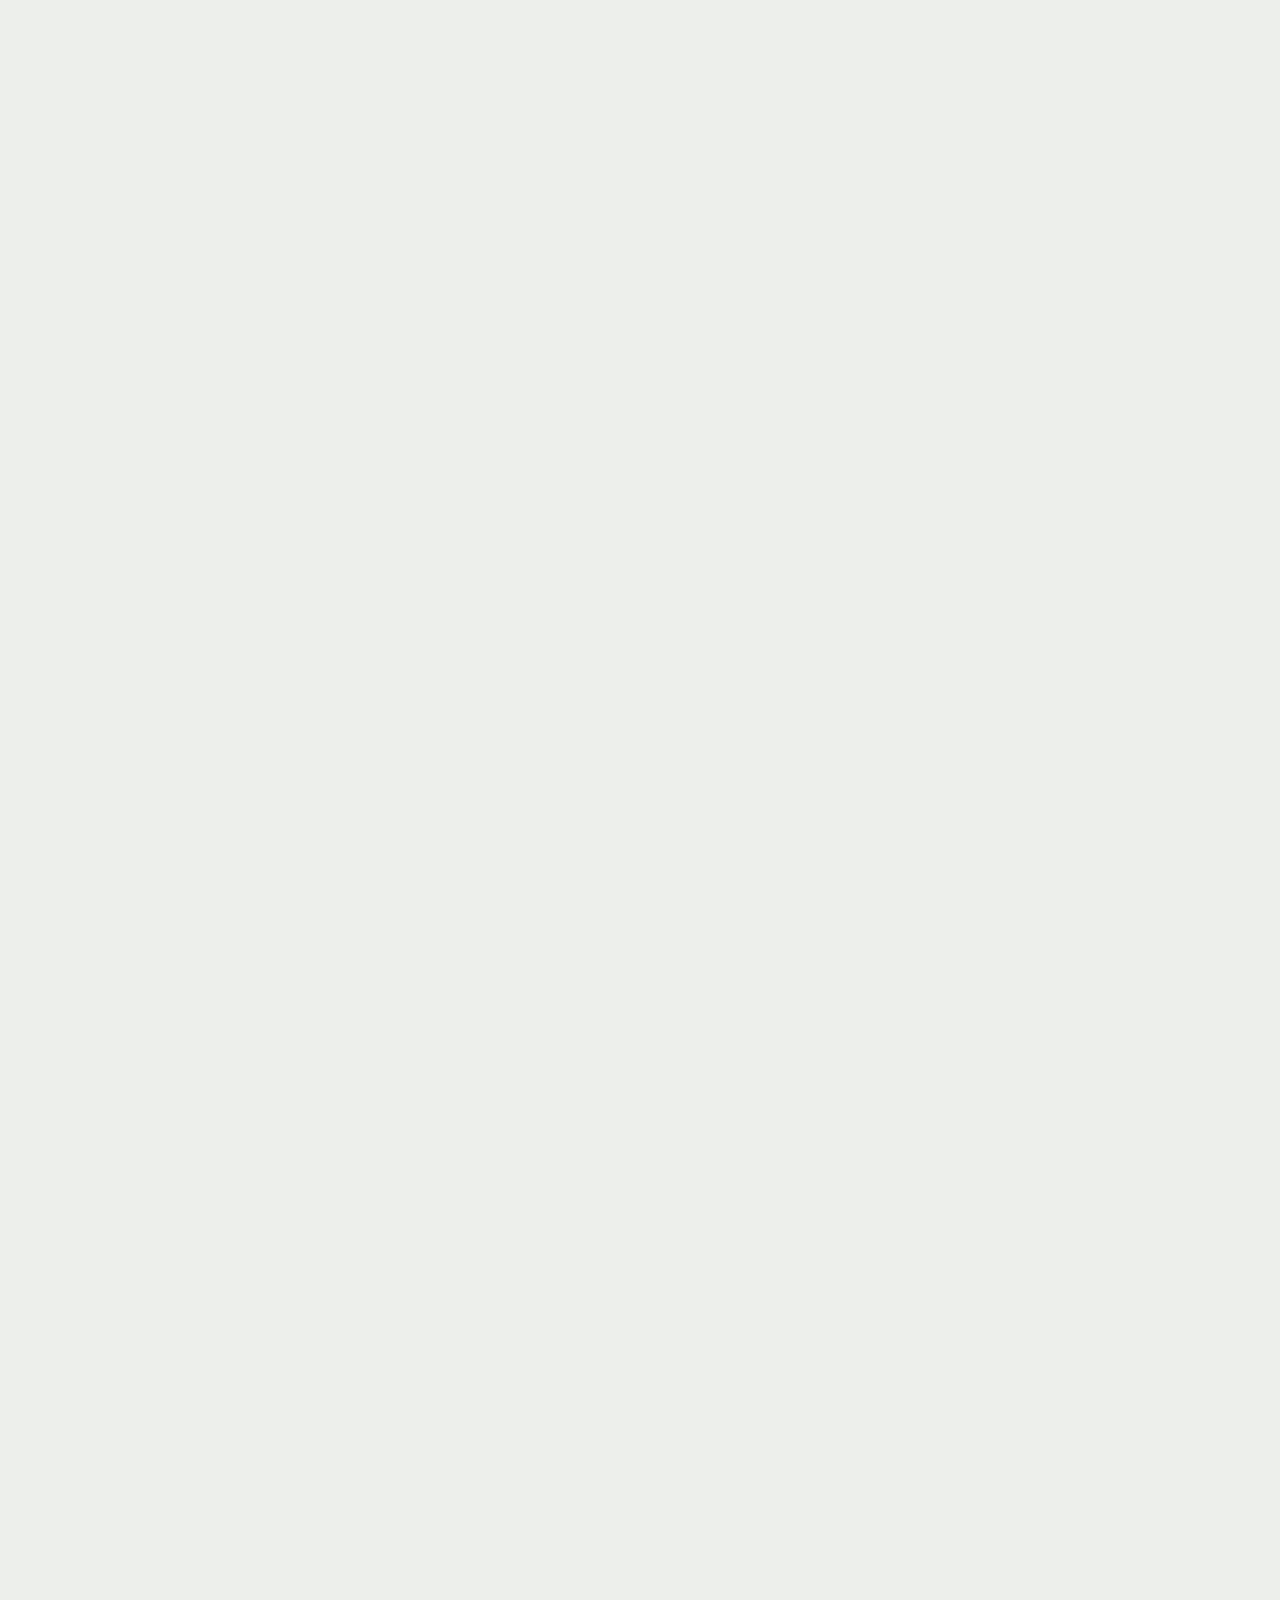
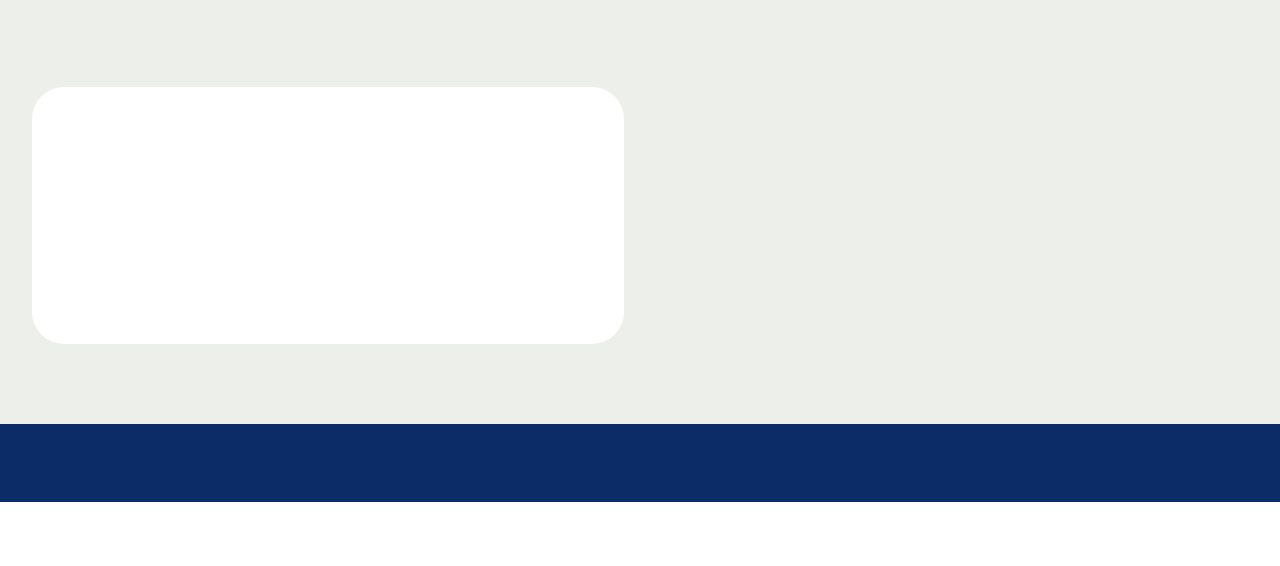
<file: imobiliaria.html>
<!DOCTYPE html>
<html  >
<head>
  <!-- Site made with Mobirise Website Builder v6.0.1, https://mobirise.com -->
  <meta charset="UTF-8">
  <meta http-equiv="X-UA-Compatible" content="IE=edge">
  <meta name="generator" content="Mobirise v6.0.1, mobirise.com">
  <meta name="viewport" content="width=device-width, initial-scale=1, minimum-scale=1">
  <link rel="shortcut icon" href="assets/images/balde-since.png-2-160x160.png" type="image/x-icon">
  <meta name="description" content="">
  
  
  <title>Entrega para imobiliaria</title>
  <link rel="stylesheet" href="assets/web/assets/mobirise-icons2/mobirise2.css">
  <link rel="stylesheet" href="assets/bootstrap/css/bootstrap.min.css">
  <link rel="stylesheet" href="assets/bootstrap/css/bootstrap-grid.min.css">
  <link rel="stylesheet" href="assets/bootstrap/css/bootstrap-reboot.min.css">
  <link rel="stylesheet" href="assets/animatecss/animate.css">
  <link rel="stylesheet" href="assets/dropdown/css/style.css">
  <link rel="stylesheet" href="assets/theme/css/style.css">
  <link rel="preload" href="https://fonts.googleapis.com/css?family=Inter+Tight:100,200,300,400,500,600,700,800,900,100i,200i,300i,400i,500i,600i,700i,800i,900i&display=swap" as="style" onload="this.onload=null;this.rel='stylesheet'">
  <noscript><link rel="stylesheet" href="https://fonts.googleapis.com/css?family=Inter+Tight:100,200,300,400,500,600,700,800,900,100i,200i,300i,400i,500i,600i,700i,800i,900i&display=swap"></noscript>
  <link rel="preload" as="style" href="assets/mobirise/css/mbr-additional.css?v=VYRc1a"><link rel="stylesheet" href="assets/mobirise/css/mbr-additional.css?v=VYRc1a" type="text/css">

  
  
  
</head>
<body>
  
  <section data-bs-version="5.1" class="menu menu5 cid-uIcHD6NrPa" once="menu" id="menu05-20">
	

	<nav class="navbar navbar-dropdown navbar-expand-lg">
		<div class="container">
			<div class="navbar-brand">
				<span class="navbar-logo">
					<a href="index.html">
						<img src="assets/images/balde-since.png-2-160x160.png" alt="Pepe Pinturas" style="height: 5rem;">
					</a>
				</span>
				
			</div>
			<button class="navbar-toggler" type="button" data-toggle="collapse" data-bs-toggle="collapse" data-target="#navbarSupportedContent" data-bs-target="#navbarSupportedContent" aria-controls="navbarNavAltMarkup" aria-expanded="false" aria-label="Toggle navigation">
				<div class="hamburger">
					<span></span>
					<span></span>
					<span></span>
					<span></span>
				</div>
			</button>
			<div class="collapse navbar-collapse" id="navbarSupportedContent">
				<ul class="navbar-nav nav-dropdown" data-app-modern-menu="true"><li class="nav-item">
						<a class="nav-link link text-black text-primary display-7" href="inicio.html">Início</a>
					</li>
					<li class="nav-item">
						<a class="nav-link link text-black text-primary display-7" href="portifólio.html" aria-expanded="false">Portfólio</a>
					</li>
					<li class="nav-item dropdown">
						<a class="nav-link link text-black dropdown-toggle display-7" href="https://mobiri.se" data-toggle="dropdown-submenu" data-bs-toggle="dropdown" data-bs-auto-close="outside" aria-expanded="false">Serviços</a><div class="dropdown-menu" aria-labelledby="dropdown-494"><a class="text-black dropdown-item text-primary display-7" href="recidencial.html">Pintura Residencial</a><a class="text-black dropdown-item text-primary display-7" href="comercial.html">Pintura Comercial</a><a class="text-black dropdown-item text-primary display-7" href="imobiliaria.html">Entrega para Imobiliária</a><a class="text-black dropdown-item text-primary display-7" href="reparos.html">Reparos</a><a class="text-black show dropdown-item text-primary display-7" href="epoxi.html">Epóxi</a></div>
					</li></ul>
				<div class="navbar-buttons mbr-section-btn"><a class="btn btn-primary display-7" href="fale conosco.html">Fale Conosco</a></div>
			</div>
		</div>
	</nav>
</section>

<section data-bs-version="5.1" class="header14 cid-uIcHuN9rmQ" id="header14-1q">
	

	
	
	<div class="container">
		<div class="row justify-content-center">
			<div class="card col-12 col-md-12 col-lg-10">
				<div class="card-wrapper">
					<div class="card-box align-center">
						<h1 class="card-title mbr-fonts-style mb-4 display-1"><strong>Entrega para imobiliária</strong></h1>
						<p class="mbr-text mbr-fonts-style mb-4 display-4">
							Sem surpresas na hora de entregar o imóvel, damos garantia total na aprovação da vistoria!</p>
						
					</div>
				</div>
			</div>
		</div>
	</div>
</section>

<section data-bs-version="5.1" class="people06 cid-uIcIH6Q1Uh" id="people06-2n">   
    

    
    
    <div class="container">
        <div class="row justify-content-center">
            <div class="card col-12 col-md-12 col-lg-10">
                <div class="card-wrapper">
                    <div class="card-box align-center">
                        <p class="card-text mbr-fonts-style display-4">Oferecemos serviços de qualidade para a pintura do imóvel, mantendo sempre a eficiência e qualidade de nossos serviços, os últimos <strong>5 anos somam</strong>&nbsp;&nbsp;<strong>mais de 1800 móveis com vistoria APROVADA pelas imobiliárias de Dourados</strong>.<br>
<br>A empresa desenvolveu o conhecimento necessário para indicar para cada caso o deve ser feito exatamente para a aprovação da vistoria imobiliária, ou seja, efetuamos o serviço da maneira que a imobiliária deseja! Não perca tempo, faça uma cotação agora mesmo.</p>
                        <div class="img-wrapper mt-4 justify-content-center">
                            <img src="assets/images/balde-since.png-4-160x160.png" alt="" data-slide-to="0" data-bs-slide-to="0">
                        </div>
                        
                    </div>
                </div>
            </div>
        </div>
    </div>
</section>

<section data-bs-version="5.1" class="header13 cid-uIcHuNJGoI" id="header13-1s">
  

  
  

  <div class="align-center container">
    <div class="row justify-content-center">
      <div class="col-md-12 mb-5 content-head">
        <h1 class="mbr-section-title mbr-fonts-style display-5"><strong>Lhe oferecemos os serviços de:</strong></h1>
        
        
      </div>
    </div>

    <div class="row justify-content-center">
      
    </div>
  </div>
</section>

<section data-bs-version="5.1" class="features10 cid-uIcHuO8vUA" id="features010-1t">
  

  
  
  <div class="container">
    
    <div class="row">
      <div class="item features-without-image col-12 col-md-6 col-lg-4">
        <div class="item-wrapper">
          <div class="card-box align-left">
            <div class="iconfont-wrapper mb-3">
              <span class="mbr-iconfont mobi-mbri-success mobi-mbri"></span>
            </div>
            
            <p class="card-text mbr-fonts-style mb-3 display-7"><strong>
              Fachadas, Pisos, paredes e Tetos</strong></p>
            
          </div>
        </div>
      </div>
      <div class="item features-without-image col-12 col-md-6 col-lg-4">
        <div class="item-wrapper">
          <div class="card-box align-left">
            <div class="iconfont-wrapper mb-3">
              <span class="mbr-iconfont mobi-mbri-success mobi-mbri"></span>
            </div>
            
            <p class="card-text mbr-fonts-style mb-3 display-7"><strong>
              Madeiras, Muros, Rufos, Portas</strong></p>
            
          </div>
        </div>
      </div>
      <div class="item features-without-image col-12 col-md-6 col-lg-4">
        <div class="item-wrapper">
          <div class="card-box align-left">
            <div class="iconfont-wrapper mb-3">
              <span class="mbr-iconfont mobi-mbri-success mobi-mbri"></span>
            </div>
            
            <p class="card-text mbr-fonts-style mb-3 display-7"><strong>
              Janelas, Escadas, Corrimões, Portões</strong></p>
            
          </div>
        </div>
      </div>
    </div>
  </div>
</section>

<section data-bs-version="5.1" class="features033 cid-uIcHuOzHbS" id="features033-1u">
	

	
	
	<div class="container">
		<div class="row justify-content-center">
			<div class="col-12 content-head">
				<div class="mbr-section-head mb-5">
					<h4 class="mbr-section-title mbr-fonts-style align-center mb-0 display-5"><strong>Você tem 8&nbsp;</strong>bons motivos para conhecer o trabalho da<strong> Pepe Pinturas</strong></h4>
					
				</div>
			</div>
		</div>
		<div class="row justify-content-center">
			<div class="item features-without-image col-12 col-lg-3 active">
				<div class="item-wrapper">
					
					<div class="card-box">
						<h4 class="card-title mbr-fonts-style mb-0 display-7">
							<strong>Primeiro</strong></h4>
						<h5 class="card-text mbr-fonts-style mt-3 display-7">
							<div>Análise prévia da residencia</div><div>e de suas necessidades.</div>
						</h5>
					</div>
				</div>
			</div>
			<div class="item features-without-image col-12 col-lg-3">
				<div class="item-wrapper">
					
					<div class="card-box">
						<h4 class="card-title mbr-fonts-style mb-0 display-7">
							<strong>Segundo</strong></h4>
						<h5 class="card-text mbr-fonts-style mt-3 display-7">Assessoria completa e
<div>firme no direcionamento
</div><div>de soluções e decisões que
</div><div>impactam investimentos
</div><div>importantes a residencia.</div></h5>
					</div>
				</div>
			</div>
			<div class="item features-without-image col-12 col-lg-3">
				<div class="item-wrapper">
					
					<div class="card-box">
						<h4 class="card-title mbr-fonts-style mb-0 display-7">
							<strong>Terceiro</strong></h4>
						<h5 class="card-text mbr-fonts-style mt-3 display-7">Qualidade de serviços de
<div>uma empresa, com
</div><div>mão de obra qualificada.
						</div></h5>
					</div>
				</div>
			</div>
			<div class="item features-without-image col-12 col-lg-3">
				<div class="item-wrapper">
					
					<div class="card-box">
						<h4 class="card-title mbr-fonts-style mb-0 display-7">
							<strong>Quarto</strong></h4>
						<h5 class="card-text mbr-fonts-style mt-3 display-7">Técnicas avançadas de
<div>pintura.</div></h5>
					</div>
				</div>
			</div>
			<div class="item features-without-image col-12 col-lg-3">
				<div class="item-wrapper">
					
					<div class="card-box">
						<h4 class="card-title mbr-fonts-style mb-0 display-7">
							<strong>Quinto</strong></h4>
						<h5 class="card-text mbr-fonts-style mt-3 display-7">Valorização do imóvel.</h5>
					</div>
				</div>
			</div>
			<div class="item features-without-image col-12 col-lg-3">
				<div class="item-wrapper">
					
					<div class="card-box">
						<h4 class="card-title mbr-fonts-style mb-0 display-7">
							<strong>Sexto</strong></h4>
						<h5 class="card-text mbr-fonts-style mt-3 display-7">Preços competitivos.</h5>
					</div>
				</div>
			</div>

			<div class="item features-without-image col-12 col-lg-3">
				<div class="item-wrapper">
					
					<div class="card-box">
						<h4 class="card-title mbr-fonts-style mb-0 display-7"><strong>Sétimo</strong></h4>
						<h5 class="card-text mbr-fonts-style mt-3 display-7">Garantia dos serviços prestados.</h5>
					</div>
				</div>
			</div>
			
			<div class="item features-without-image col-12 col-lg-3">
				<div class="item-wrapper">
					
					<div class="card-box">
						<h4 class="card-title mbr-fonts-style mb-0 display-7">
							<strong>Nono</strong></h4>
						<h5 class="card-text mbr-fonts-style mt-3 display-7">Atendimento pós-obra.</h5>
					</div>
				</div>
			</div>
		</div>
	</div>
</section>

<section data-bs-version="5.1" class="features017 mbr-embla cid-uIcHuPcryD" id="features017-1v">
	
	
	<div class="position-relative">
		<div class="container">
			<div class="row justify-content-center">
				<div class="col-12 content-head">
					<div class="mbr-section-head mb-5">
						<h4 class="mbr-section-title mbr-fonts-style align-center mb-0 display-5">
							<strong>Conheça nossos serviços</strong></h4>
						
					</div>
				</div>
			</div>
		</div>

		<div class="embla" data-skip-snaps="true" data-align="center" data-contain-scroll="trimSnaps" data-loop="true" data-auto-play="true" data-auto-play-interval="5" data-draggable="true">
			<div class="embla__viewport container">
				<div class="embla__container">
					<div class="embla__slide slider-image item active" style="margin-left: 1rem; margin-right: 1rem;">
						<div class="slide-content">
							<div class="item-img">
								<div class="item-wrapper">
									<img src="assets/images/photo-3-2025-04-03-16.jpg" alt="Mobirise Website Builder" title="" data-slide-to="0" data-bs-slide-to="0">
								</div>
							</div>
							<div class="item-content">
								<h5 class="item-title mbr-fonts-style display-5">
									<strong>Pintura Residencial</strong></h5>
								
								<p class="mbr-text mbr-fonts-style mt-3 display-7">
									Rapidez e qualidade lado a lado.</p>
							</div>

							
						</div>
					</div><div class="embla__slide slider-image item" style="margin-left: 1rem; margin-right: 1rem;">
						<div class="slide-content">
							<div class="item-img">
								<div class="item-wrapper">
									<img src="assets/images/photo-6-2025-04-03-16-34.jpg" alt="Mobirise Website Builder" title="" data-slide-to="1" data-bs-slide-to="1">
								</div>
							</div>
							<div class="item-content">
								<h5 class="item-title mbr-fonts-style display-5">
									<strong>Pintura Comercial</strong></h5>
								
								<p class="mbr-text mbr-fonts-style mt-3 display-7">
									Competência gigante para todos os tamanhos.</p>
							</div>

							
						</div>
					</div><div class="embla__slide slider-image item" style="margin-left: 1rem; margin-right: 1rem;">
						<div class="slide-content">
							<div class="item-img">
								<div class="item-wrapper">
									<img src="assets/images/photo-2-2025-04-03-16.jpg" alt="Mobirise Website Builder" title="" data-slide-to="2" data-bs-slide-to="2">
								</div>
							</div>
							<div class="item-content">
								<h5 class="item-title mbr-fonts-style display-5">
									<strong>Entrega Imobiliária</strong></h5>
								
								<p class="mbr-text mbr-fonts-style mt-3 display-7">
									Sem surpresas ao entregar um imóvel.</p>
							</div>

							
						</div>
					</div><div class="embla__slide slider-image item" style="margin-left: 1rem; margin-right: 1rem;">
						<div class="slide-content">
							<div class="item-img">
								<div class="item-wrapper">
									<img src="assets/images/photo-5-2025-04-03-16-34.jpg" alt="Mobirise Website Builder" title="" data-slide-to="3" data-bs-slide-to="3">
								</div>
							</div>
							<div class="item-content">
								<h5 class="item-title mbr-fonts-style display-5">
									<strong>Pintura Comercial</strong></h5>
								
								<p class="mbr-text mbr-fonts-style mt-3 display-7">Renove o visual, aumente a produtividade.</p>
							</div>

							
						</div>
					</div><div class="embla__slide slider-image item" style="margin-left: 1rem; margin-right: 1rem;">
						<div class="slide-content">
							<div class="item-img">
								<div class="item-wrapper">
									<img src="assets/images/photo-1-2025-04-03-16-34.jpg" alt="Mobirise Website Builder" title="" data-slide-to="4" data-bs-slide-to="4">
								</div>
							</div>
							<div class="item-content">
								<h5 class="item-title mbr-fonts-style display-5">
									<strong>Piso em Epóxi</strong></h5>
								
								<p class="mbr-text mbr-fonts-style mt-3 display-7">
									Qualidade atestada e mão de obra qualificada.</p>
							</div>

							
						</div>
					</div><div class="embla__slide slider-image item" style="margin-left: 1rem; margin-right: 1rem;">
						<div class="slide-content">
							<div class="item-img">
								<div class="item-wrapper">
									<img src="assets/images/photo-8-2025-04-03-16.jpg" alt="Mobirise Website Builder" title="" data-slide-to="6" data-bs-slide-to="6">
								</div>
							</div>
							<div class="item-content">
								<h5 class="item-title mbr-fonts-style display-5">
									<strong>Decorativa</strong></h5>
								
								<p class="mbr-text mbr-fonts-style mt-3 display-7">Uma textura faz toda a diferença.</p>
							</div>

							
						</div>
					</div>
					
					
					
					
					
					
					
				</div>
			</div>
			<button class="embla__button embla__button--prev">
				<span class="mobi-mbri mobi-mbri-arrow-prev mbr-iconfont" aria-hidden="true"></span>
				<span class="sr-only visually-hidden visually-hidden visually-hidden">Previous</span>
			</button>
			<button class="embla__button embla__button--next">
				<span class="mobi-mbri mobi-mbri-arrow-next mbr-iconfont" aria-hidden="true"></span>
				<span class="sr-only visually-hidden visually-hidden visually-hidden">Next</span>
			</button>
		</div>
	</div>
</section>

<section data-bs-version="5.1" class="features037 cid-uIcHuQ1gJZ" id="features037-1w">
	
	
	
	<div class="container">
		<div class="row justify-content-center">
			<div class="col-lg-4">
				<div class="col-12 col-md-12">
					<h5 class="mbr-section-title mbr-fonts-style mt-0 mb-4 display-4"><strong>A Pepe pinturas dispõe de uma grande variedade de produtos e marcas, as quais se destacam:</strong></h5>
					<h6 class="mbr-section-subtitle mbr-fonts-style mt-0 mb-4 display-7"></h6>
					
				</div>
			</div>

			<div class="col-lg-8 side-features">
				<div class="item features-without-image col-12 col-md-12 col-lg-6 item-mb active">
					<div class="item-wrapper">
						<div class="item-content align-left">
							
							
							<p class="card-text mbr-fonts-style display-7">Pinturas acrílicas
<br>Pinturas internas em látex
<br>Pinturas esmalte<br>Pinturas com produtos elásticos emborrachados</p>
							
						</div>

					</div>
				</div>
				<div class="item features-without-image col-12 col-md-12 col-lg-6 item-mb">
					<div class="item-wrapper">
						<div class="item-content align-left">
							
							
							<p class="card-text mbr-fonts-style display-7">Pinturas epóxi<br>Pinturas impermeabilizantes
<br>Resinas e conservadores de pedras e tijolos<br>Pistola a ar</p>
							
						</div>

					</div>
				</div>
				
				

			</div>
		</div>
	</div>
</section>

<section data-bs-version="5.1" class="header19 cid-uIcHuQok7Q" id="header19-1x">
  

  
  
  <div class="container">
    <div class="row">
      <div class="content-wrap col-12 col-md-8">
        <h1 class="mbr-section-title mbr-fonts-style mb-4 display-1">
          <strong>Faça um orçamento sem compromisso!</strong></h1>
        
        <div class="mbr-section-btn"><a class="btn btn-primary display-7" href="http://wa.me/+5567996524170" target="_blank">Link Direto para o Whatsapp</a></div>
        
      </div>
    </div>
  </div>
</section>

<section data-bs-version="5.1" class="contacts02 map1 cid-uIcHuQOGzR" id="contacts02-1y">

    

    
    <div class="container">
        <div class="row justify-content-center">
            <div class="col-12 content-head">
                <div class="mbr-section-head mb-5">
                    <h3 class="mbr-section-title mbr-fonts-style align-center mb-0 display-2">
                        <strong>Nos encontre</strong></h3>
                    
                </div>
            </div>
        </div>
        <div class="row justify-content-center">
            <div class="card col-12 col-md-12 col-lg-6">
                <div class="card-wrapper">
                    <div class="text-wrapper">
                        <h5 class="cardTitle mbr-fonts-style mb-2 display-5">
                            <strong>Meios de comunicação</strong></h5>
                        <ul class="list mbr-fonts-style display-7">
                            <li class="mbr-text item-wrap">Telefone: <a href="tel:5567999538489" class="text-primary"></a><a href="tel:5567999538489" class="text-primary">+55&nbsp;(67)&nbsp;9 9</a>9538489</li>
                            <li class="mbr-text item-wrap">WhatsApp: <a href="https://wa.me/5567996524170" class="text-primary">+55 (67) 9 9652-4170</a></li>
                            <li class="mbr-text item-wrap">Email: <a href="mailto:pepe.pinturasdourados@gmail.com" class="text-primary">pepe.pinturasdourados@gmail.com</a></li>
                            <li class="mbr-text item-wrap">Endereço: Rua José Stropa, 660, Dourados, Mato Grosso do sul</li>
                            <li class="mbr-text item-wrap">Horário de Funcionamento: 08:00AM - 05:00PM (08:00 - 17:00)</li>
                        </ul>
                    </div>
                </div>
            </div>
            <div class="map-wrapper col-md-12 col-lg-6">
                <div class="google-map"><iframe frameborder="0" style="border:0" src="https://www.google.com/maps/embed?pb=!1m18!1m12!1m3!1d3692.8888382434498!2d-54.81901482470907!3d-22.24429607972686!2m3!1f0!2f0!3f0!3m2!1i1024!2i768!4f13.1!3m3!1m2!1s0x416d590084d7c337%3A0x51dc5005f7cb5812!2sPepe%20Pinturas!5e0!3m2!1spt-BR!2sbr!4v1744474388744!5m2!1spt-BR!2sbr" allowfullscreen=""></iframe></div>
            </div>
        </div>
    </div>
</section>

<section data-bs-version="5.1" class="footer2 cid-uIcHuRbyxw" once="footers" id="footer02-1z">
    

    
    

    <div class="container">
        <div class="row">
            <div class="col-12 col-lg-6 center mt-2 mb-3">
                <p class="mbr-fonts-style copyright mb-0 display-7">
                    © Copyright 2025 Pepe Pinturas - Todos os direitos reservados</p>
            </div>
            <div class="col-12 col-lg-6 center">
                <div class="row-links mt-2 mb-3">
                    <ul class="row-links-soc">
                        
                        
                        
                        
                    <li class="row-links-soc-item mbr-fonts-style display-7">
                            <a href="https://www.instagram.com/pepe.pinturasdourados/" class="text-primary" target="_blank">Instagram</a>
                        </li><li class="row-links-soc-item mbr-fonts-style display-7"><a href="https://wa.me/67996524170" class="text-primary">Whatsapp</a></li><li class="row-links-soc-item mbr-fonts-style display-7"><a href="mailto:pepe.pinturasdourados@gmail.com" class="text-primary">Email</a></li><li class="row-links-soc-item mbr-fonts-style display-7"><a href="https://www.facebook.com/pepe.pinturasdourados/?locale=pt_BR" class="text-primary" target="_blank">Facebook</a></li></ul>
                </div>
            </div>
        </div>
    </div>
</section><section class="display-7" style="padding: 0;align-items: center;justify-content: center;flex-wrap: wrap;    align-content: center;display: flex;position: relative;height: 4rem;"><a href="https://mobiri.se/3932734" style="flex: 1 1;height: 4rem;position: absolute;width: 100%;z-index: 1;"><img alt="" style="height: 4rem;" src="[data-uri]"></a><p style="margin: 0;text-align: center;" class="display-7">&#8204;</p><a style="z-index:1" href="https://mobirise.com/builder/ai-website-generator.html">AI Website Generator</a></section><script src="assets/bootstrap/js/bootstrap.bundle.min.js"></script>  <script src="assets/smoothscroll/smooth-scroll.js"></script>  <script src="assets/ytplayer/index.js"></script>  <script src="assets/embla/embla.min.js"></script>  <script src="assets/embla/script.js"></script>  <script src="assets/dropdown/js/navbar-dropdown.js"></script>  <script src="assets/theme/js/script.js"></script>  
  
  
  <input name="animation" type="hidden">
  </body>
</html>
</file>
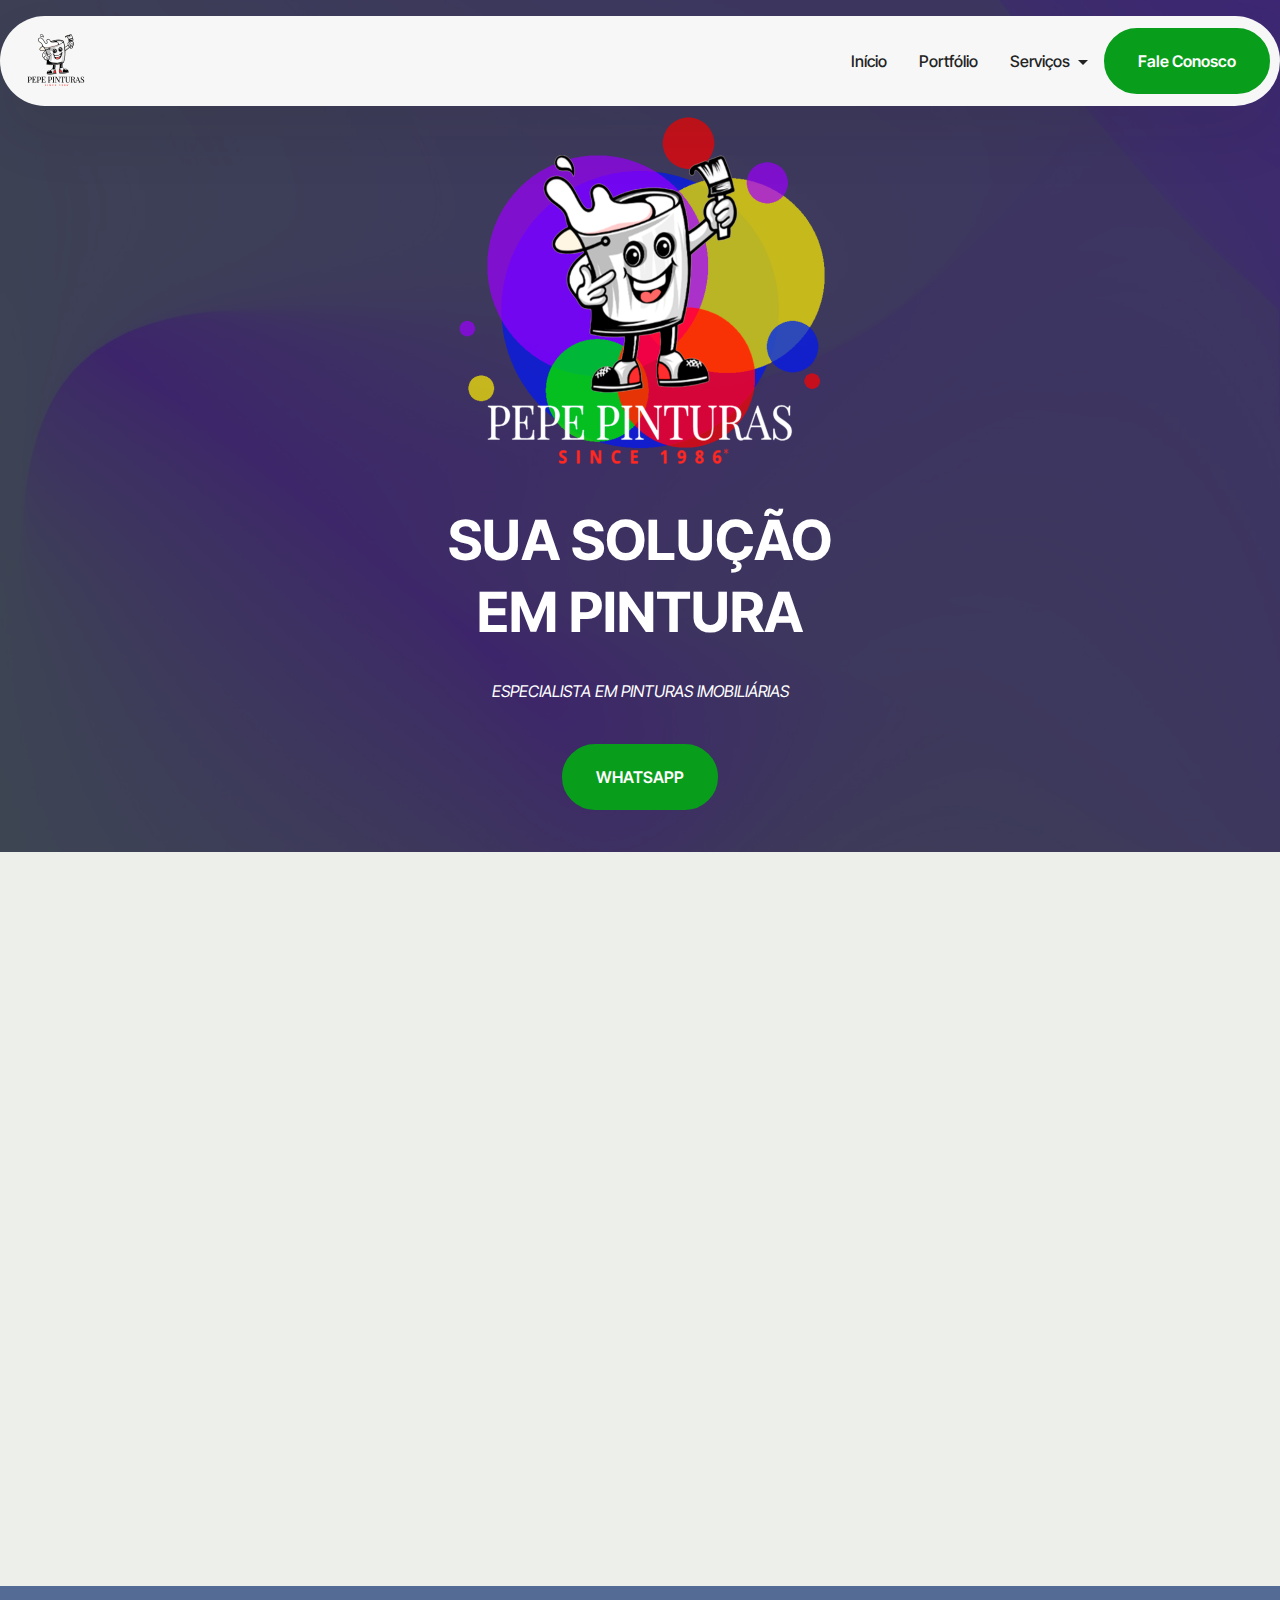
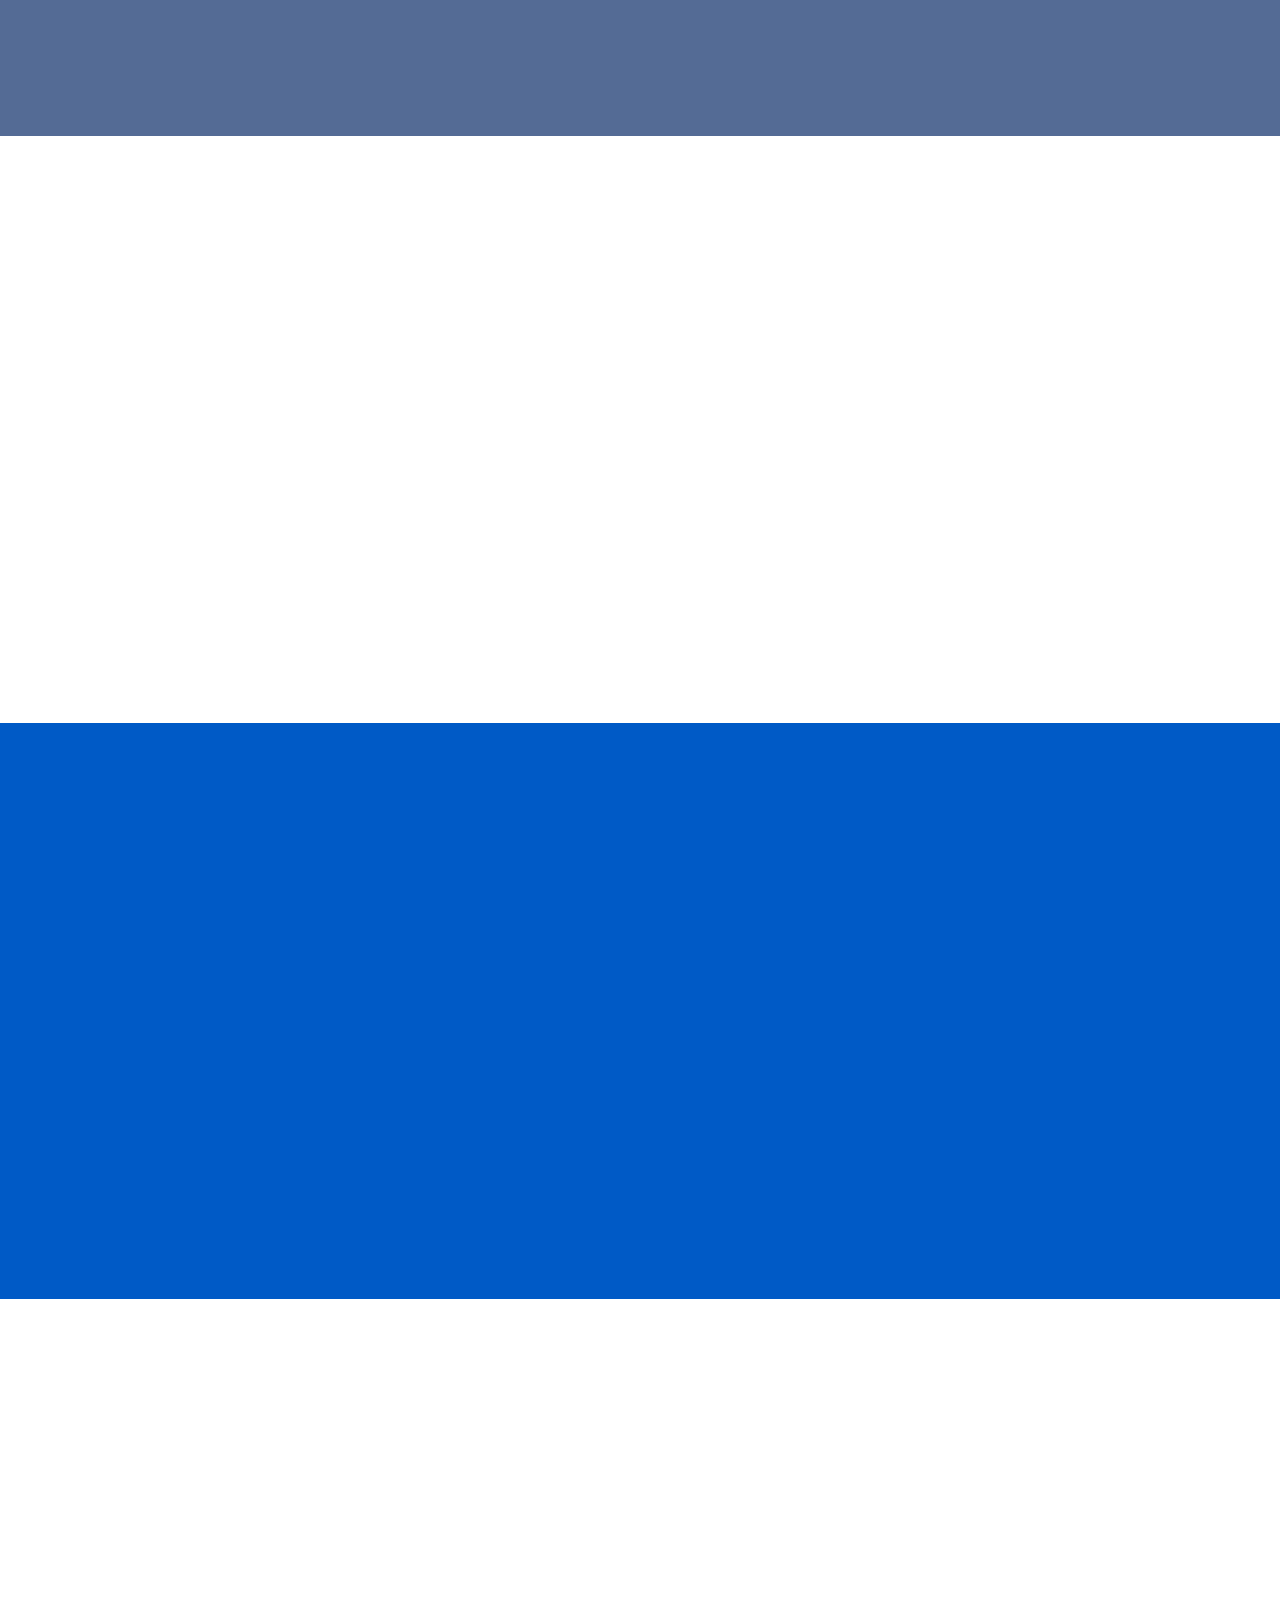
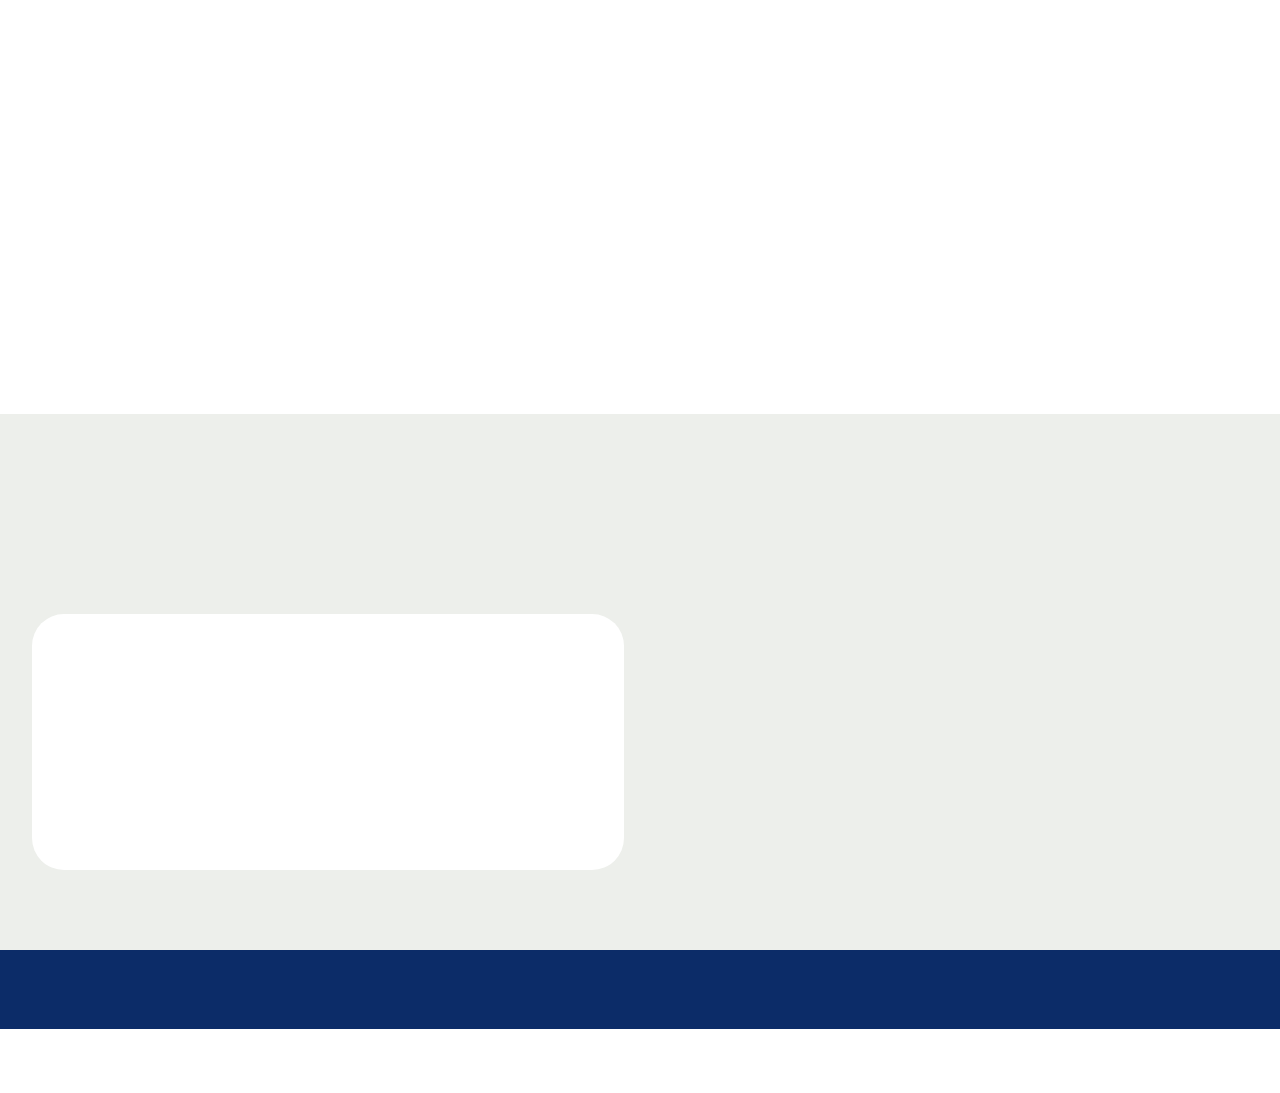
<file: inicio.html>
<!DOCTYPE html>
<html  >
<head>
  <!-- Site made with Mobirise Website Builder v6.0.1, https://mobirise.com -->
  <meta charset="UTF-8">
  <meta http-equiv="X-UA-Compatible" content="IE=edge">
  <meta name="generator" content="Mobirise v6.0.1, mobirise.com">
  <meta name="viewport" content="width=device-width, initial-scale=1, minimum-scale=1">
  <link rel="shortcut icon" href="assets/images/balde-since.png-2-160x160.png" type="image/x-icon">
  <meta name="description" content="">
  
  
  <title>Home</title>
  <link rel="stylesheet" href="assets/web/assets/mobirise-icons2/mobirise2.css">
  <link rel="stylesheet" href="assets/bootstrap/css/bootstrap.min.css">
  <link rel="stylesheet" href="assets/bootstrap/css/bootstrap-grid.min.css">
  <link rel="stylesheet" href="assets/bootstrap/css/bootstrap-reboot.min.css">
  <link rel="stylesheet" href="assets/parallax/jarallax.css">
  <link rel="stylesheet" href="assets/animatecss/animate.css">
  <link rel="stylesheet" href="assets/dropdown/css/style.css">
  <link rel="stylesheet" href="assets/theme/css/style.css">
  <link rel="preload" href="https://fonts.googleapis.com/css?family=Inter+Tight:100,200,300,400,500,600,700,800,900,100i,200i,300i,400i,500i,600i,700i,800i,900i&display=swap" as="style" onload="this.onload=null;this.rel='stylesheet'">
  <noscript><link rel="stylesheet" href="https://fonts.googleapis.com/css?family=Inter+Tight:100,200,300,400,500,600,700,800,900,100i,200i,300i,400i,500i,600i,700i,800i,900i&display=swap"></noscript>
  <link rel="preload" as="style" href="assets/mobirise/css/mbr-additional.css?v=W9XbTO"><link rel="stylesheet" href="assets/mobirise/css/mbr-additional.css?v=W9XbTO" type="text/css">

  
  
  
</head>
<body>
  
  <section data-bs-version="5.1" class="menu menu5 cid-uIcHD6NrPa" once="menu" id="menu05-20">
	

	<nav class="navbar navbar-dropdown navbar-expand-lg">
		<div class="container">
			<div class="navbar-brand">
				<span class="navbar-logo">
					<a href="index.html">
						<img src="assets/images/balde-since.png-2-160x160.png" alt="Pepe Pinturas" style="height: 5rem;">
					</a>
				</span>
				
			</div>
			<button class="navbar-toggler" type="button" data-toggle="collapse" data-bs-toggle="collapse" data-target="#navbarSupportedContent" data-bs-target="#navbarSupportedContent" aria-controls="navbarNavAltMarkup" aria-expanded="false" aria-label="Toggle navigation">
				<div class="hamburger">
					<span></span>
					<span></span>
					<span></span>
					<span></span>
				</div>
			</button>
			<div class="collapse navbar-collapse" id="navbarSupportedContent">
				<ul class="navbar-nav nav-dropdown" data-app-modern-menu="true"><li class="nav-item">
						<a class="nav-link link text-black text-primary display-7" href="inicio.html">Início</a>
					</li>
					<li class="nav-item">
						<a class="nav-link link text-black text-primary display-7" href="portifólio.html" aria-expanded="false">Portfólio</a>
					</li>
					<li class="nav-item dropdown">
						<a class="nav-link link text-black dropdown-toggle display-7" href="https://mobiri.se" data-toggle="dropdown-submenu" data-bs-toggle="dropdown" data-bs-auto-close="outside" aria-expanded="false">Serviços</a><div class="dropdown-menu" aria-labelledby="dropdown-494"><a class="text-black dropdown-item text-primary display-7" href="recidencial.html">Pintura Residencial</a><a class="text-black dropdown-item text-primary display-7" href="comercial.html">Pintura Comercial</a><a class="text-black dropdown-item text-primary display-7" href="imobiliaria.html">Entrega para Imobiliária</a><a class="text-black dropdown-item text-primary display-7" href="reparos.html">Reparos</a><a class="text-black show dropdown-item text-primary display-7" href="epoxi.html">Epóxi</a></div>
					</li></ul>
				<div class="navbar-buttons mbr-section-btn"><a class="btn btn-primary display-7" href="fale conosco.html">Fale Conosco</a></div>
			</div>
		</div>
	</nav>
</section>

<section data-bs-version="5.1" class="header12 cid-uI6YtqdguV" id="header12-1">
  
  <div class="mbr-overlay" style="opacity: 0.8; background-color: rgb(12, 44, 104);"></div>

  <div class="text-center container">
    <div class="row mb-4 justify-content-center">
      <div class="col-12 col-md-4">
        <img class="w-100" src="assets/images/sem-fundo1.png" alt="Mobirise Website Builder">
      </div>
    </div>
    <div class="row justify-content-center">
      <div class="col-md-12 content-head">
        <h1 class="mbr-section-title mbr-fonts-style mb-4 display-2"><strong>SUA SOLUÇÃO</strong><br><strong> EM PINTURA</strong></h1>
        <p class="mbr-text mbr-fonts-style mb-4 display-7"><em>
          ESPECIALISTA EM PINTURAS IMOBILIÁRIAS</em></p>
        <div class="mbr-section-btn mt-4"><a class="btn btn-primary display-7" href="http://wa.me/+5567996524170" target="_blank">WHATSAPP</a></div>
      </div>
    </div>
  </div>
</section>

<section data-bs-version="5.1" class="features017 mbr-embla cid-uI74kwLz0B" id="features017-3">
	
	
	<div class="position-relative">
		<div class="container">
			<div class="row justify-content-center">
				<div class="col-12 content-head">
					<div class="mbr-section-head mb-5">
						<h4 class="mbr-section-title mbr-fonts-style align-center mb-0 display-5">
							<strong>Conheça nossos serviços</strong></h4>
						
					</div>
				</div>
			</div>
		</div>

		<div class="embla" data-skip-snaps="true" data-align="center" data-contain-scroll="trimSnaps" data-loop="true" data-auto-play="true" data-auto-play-interval="5" data-draggable="true">
			<div class="embla__viewport container">
				<div class="embla__container">
					<div class="embla__slide slider-image item active" style="margin-left: 1rem; margin-right: 1rem;">
						<div class="slide-content">
							<div class="item-img">
								<div class="item-wrapper">
									<img src="assets/images/photo-3-2025-04-03-16-34.jpg" alt="Mobirise Website Builder" title="" data-slide-to="0" data-bs-slide-to="0">
								</div>
							</div>
							<div class="item-content">
								<h5 class="item-title mbr-fonts-style display-5">
									<strong>Pintura Residencial</strong></h5>
								
								<p class="mbr-text mbr-fonts-style mt-3 display-7">
									Rapidez e qualidade lado a lado.</p>
							</div>

							
						</div>
					</div><div class="embla__slide slider-image item" style="margin-left: 1rem; margin-right: 1rem;">
						<div class="slide-content">
							<div class="item-img">
								<div class="item-wrapper">
									<img src="assets/images/photo-6-2025-04-03-16-34.jpg" alt="Mobirise Website Builder" title="" data-slide-to="1" data-bs-slide-to="1">
								</div>
							</div>
							<div class="item-content">
								<h5 class="item-title mbr-fonts-style display-5">
									<strong>Pintura Comercial</strong></h5>
								
								<p class="mbr-text mbr-fonts-style mt-3 display-7">
									Competência gigante para todos os tamanhos.</p>
							</div>

							
						</div>
					</div><div class="embla__slide slider-image item" style="margin-left: 1rem; margin-right: 1rem;">
						<div class="slide-content">
							<div class="item-img">
								<div class="item-wrapper">
									<img src="assets/images/photo-2-2025-04-03-16-34.jpg" alt="Mobirise Website Builder" title="" data-slide-to="2" data-bs-slide-to="2">
								</div>
							</div>
							<div class="item-content">
								<h5 class="item-title mbr-fonts-style display-5">
									<strong>Entrega Imobiliária</strong></h5>
								
								<p class="mbr-text mbr-fonts-style mt-3 display-7">
									Sem surpresas ao entregar um imóvel.</p>
							</div>

							
						</div>
					</div><div class="embla__slide slider-image item" style="margin-left: 1rem; margin-right: 1rem;">
						<div class="slide-content">
							<div class="item-img">
								<div class="item-wrapper">
									<img src="assets/images/photo-5-2025-04-03-16-34.jpg" alt="Mobirise Website Builder" title="" data-slide-to="3" data-bs-slide-to="3">
								</div>
							</div>
							<div class="item-content">
								<h5 class="item-title mbr-fonts-style display-5">
									<strong>Pintura Comercial</strong></h5>
								
								<p class="mbr-text mbr-fonts-style mt-3 display-7">Renove o visual, aumente a produtividade.</p>
							</div>

							
						</div>
					</div><div class="embla__slide slider-image item" style="margin-left: 1rem; margin-right: 1rem;">
						<div class="slide-content">
							<div class="item-img">
								<div class="item-wrapper">
									<img src="assets/images/photo-1-2025-04-03-16-34.jpg" alt="Mobirise Website Builder" title="" data-slide-to="4" data-bs-slide-to="4">
								</div>
							</div>
							<div class="item-content">
								<h5 class="item-title mbr-fonts-style display-5">
									<strong>Piso em Epóxi</strong></h5>
								
								<p class="mbr-text mbr-fonts-style mt-3 display-7">
									Qualidade atestada e mão de obra qualificada.</p>
							</div>

							
						</div>
					</div><div class="embla__slide slider-image item" style="margin-left: 1rem; margin-right: 1rem;">
						<div class="slide-content">
							<div class="item-img">
								<div class="item-wrapper">
									<img src="assets/images/photo-8-2025-04-03-16-34.jpg" alt="Mobirise Website Builder" title="" data-slide-to="6" data-bs-slide-to="6">
								</div>
							</div>
							<div class="item-content">
								<h5 class="item-title mbr-fonts-style display-5">
									<strong>Decorativa</strong></h5>
								
								<p class="mbr-text mbr-fonts-style mt-3 display-7">Uma textura faz toda a diferença.</p>
							</div>

							
						</div>
					</div>
					
					
					
					
					
					
					
				</div>
			</div>
			<button class="embla__button embla__button--prev">
				<span class="mobi-mbri mobi-mbri-arrow-prev mbr-iconfont" aria-hidden="true"></span>
				<span class="sr-only visually-hidden visually-hidden visually-hidden">Previous</span>
			</button>
			<button class="embla__button embla__button--next">
				<span class="mobi-mbri mobi-mbri-arrow-next mbr-iconfont" aria-hidden="true"></span>
				<span class="sr-only visually-hidden visually-hidden visually-hidden">Next</span>
			</button>
		</div>
	</div>
</section>

<section data-bs-version="5.1" class="features035 cid-uI7aj38a8d mbr-parallax-background" id="features035-4">
	

	
	<div class="mbr-overlay" style="opacity: 0.7; background-color: rgb(12, 44, 104);">
	</div>
	<div class="container">
		<div class="row">
			<div class="col-12 col-lg-9 active">
				<div class="item-wrapper">
					<div class="card-box">
						<h4 class="card-text mbr-fonts-style display-5"><strong>Entre em contato com a Pepe Pinturas</strong><br><strong>através do nosso whatsapp</strong></h4>
					</div>
				</div>
			</div>
			<div class="col-12 col-lg-3 active">
				<div class="mbr-section-btn"><a class="btn btn-primary display-7" href="http://wa.me/+5567996524170" target="_blank">(67) 9 9652-4170</a></div>
			</div>
		</div>
	</div>
</section>

<section data-bs-version="5.1" class="features017 mbr-embla cid-uI7eXPp9iN" id="features017-9">
	
	
	<div class="position-relative">
		<div class="container">
			<div class="row justify-content-center">
				<div class="col-12 content-head">
					<div class="mbr-section-head mb-5">
						<h4 class="mbr-section-title mbr-fonts-style align-center mb-0 display-5">
							<strong>Alguns de nossos Clientes</strong></h4>
						
					</div>
				</div>
			</div>
		</div>

		<div class="embla" data-skip-snaps="true" data-align="center" data-contain-scroll="trimSnaps" data-loop="true" data-auto-play="true" data-auto-play-interval="5" data-draggable="true">
			<div class="embla__viewport container">
				<div class="embla__container">
					<div class="embla__slide slider-image item active" style="margin-left: 1rem; margin-right: 1rem;">
						<div class="slide-content">
							<div class="item-img">
								<div class="item-wrapper">
									<img src="assets/images/central.png" alt="Mobirise Website Builder" title="" data-slide-to="1" data-bs-slide-to="1">
								</div>
							</div>
							

							
						</div>
					</div><div class="embla__slide slider-image item" style="margin-left: 1rem; margin-right: 1rem;">
						<div class="slide-content">
							<div class="item-img">
								<div class="item-wrapper">
									<img src="assets/images/sanesul.jpg" alt="Mobirise Website Builder" title="" data-slide-to="1" data-bs-slide-to="1">
								</div>
							</div>
							

							
						</div>
					</div><div class="embla__slide slider-image item" style="margin-left: 1rem; margin-right: 1rem;">
						<div class="slide-content">
							<div class="item-img">
								<div class="item-wrapper">
									<img src="assets/images/colgio-grupo-mackenzie-alecrim-dourado-logo.jpg" alt="Mobirise Website Builder" title="" data-slide-to="2" data-bs-slide-to="2">
								</div>
							</div>
							

							
						</div>
					</div><div class="embla__slide slider-image item" style="margin-left: 1rem; margin-right: 1rem;">
						<div class="slide-content">
							<div class="item-img">
								<div class="item-wrapper">
									<img src="assets/images/472430387-902301468742306-6955022787072005212-n.jpg" alt="Mobirise Website Builder" title="" data-slide-to="3" data-bs-slide-to="3">
								</div>
							</div>
							

							
						</div>
					</div><div class="embla__slide slider-image item" style="margin-left: 1rem; margin-right: 1rem;">
						<div class="slide-content">
							<div class="item-img">
								<div class="item-wrapper">
									<img src="assets/images/novo-colorido-400x400.jpg" alt="Mobirise Website Builder" title="" data-slide-to="4" data-bs-slide-to="4">
								</div>
							</div>
							

							
						</div>
					</div><div class="embla__slide slider-image item" style="margin-left: 1rem; margin-right: 1rem;">
						<div class="slide-content">
							<div class="item-img">
								<div class="item-wrapper">
									<img src="assets/images/305310426-457491416394864-1406647319019650741-n.jpg" alt="Mobirise Website Builder" title="" data-slide-to="5" data-bs-slide-to="5">
								</div>
							</div>
							

							
						</div>
					</div><div class="embla__slide slider-image item" style="margin-left: 1rem; margin-right: 1rem;">
						<div class="slide-content">
							<div class="item-img">
								<div class="item-wrapper">
									<img src="assets/images/images-1.jpg" alt="Mobirise Website Builder" title="" data-slide-to="6" data-bs-slide-to="6">
								</div>
							</div>
							

							
						</div>
					</div><div class="embla__slide slider-image item" style="margin-left: 1rem; margin-right: 1rem;">
						<div class="slide-content">
							<div class="item-img">
								<div class="item-wrapper">
									<img src="assets/images/logo17228700716j20.png" alt="Mobirise Website Builder" title="" data-slide-to="8" data-bs-slide-to="8">
								</div>
							</div>
							

							
						</div>
					</div><div class="embla__slide slider-image item" style="margin-left: 1rem; margin-right: 1rem;">
						<div class="slide-content">
							<div class="item-img">
								<div class="item-wrapper">
									<img src="assets/images/channels4-profile.jpg" alt="Mobirise Website Builder" title="" data-slide-to="9" data-bs-slide-to="9">
								</div>
							</div>
							

							
						</div>
					</div>
					
					
					
					
					
					
					
				</div>
			</div>
			<button class="embla__button embla__button--prev">
				<span class="mobi-mbri mobi-mbri-arrow-prev mbr-iconfont" aria-hidden="true"></span>
				<span class="sr-only visually-hidden visually-hidden visually-hidden">Previous</span>
			</button>
			<button class="embla__button embla__button--next">
				<span class="mobi-mbri mobi-mbri-arrow-next mbr-iconfont" aria-hidden="true"></span>
				<span class="sr-only visually-hidden visually-hidden visually-hidden">Next</span>
			</button>
		</div>
	</div>
</section>

<section data-bs-version="5.1" class="features5 cid-uI7hdMMtk4" id="features05-b">
  

  
  
  <div class="container">
    <div class="row mb-5 justify-content-center">
      <div class="col-12 content-head">
        <h3 class="mbr-section-title mbr-fonts-style align-center mb-0 display-2">
          <strong>Nossos 4 pilares</strong></h3>
        
      </div>
    </div>
    <div class="row">
      <div class="item features-without-image col-12 col-md-6 col-lg-3 item-mb">
        <div class="item-wrapper">
          <div class="card-box align-left">
            <div class="iconfont-wrapper">
              <span class="mbr-iconfont mobi-mbri-star mobi-mbri"></span>
            </div>
            <h5 class="card-title mbr-fonts-style display-5">
              <strong>Missão</strong></h5>
            <p class="card-text mbr-fonts-style display-7">
              Prestar o melhor serviço possível, com rapidez e qualidade.</p>

            
          </div>
        </div>
      </div>
      <div class="item features-without-image col-12 col-md-6 col-lg-3 item-mb">
        <div class="item-wrapper">
          <div class="card-box align-left">
            <div class="iconfont-wrapper">
              <span class="mbr-iconfont mobi-mbri-star mobi-mbri"></span>
            </div>
            <h5 class="card-title mbr-fonts-style display-5">
              <strong>Visão</strong></h5>
            <p class="card-text mbr-fonts-style display-7">Ser referência na área de atuação e saber que sempre seremos lembrados pelos serviços prestados e clientes atendidos.</p>

            
          </div>
        </div>
      </div>
      <div class="item features-without-image col-12 col-md-6 col-lg-3 item-mb">
        <div class="item-wrapper">
          <div class="card-box align-left">
            <div class="iconfont-wrapper">
              <span class="mbr-iconfont mobi-mbri-star mobi-mbri"></span>
            </div>
            <h5 class="card-title mbr-fonts-style display-5">
              <strong>Valores</strong></h5>
            <p class="card-text mbr-fonts-style display-7">Honestidade, respeito e dedicação.</p>

            
          </div>
        </div>
      </div><div class="item features-without-image col-12 col-md-6 col-lg-3 item-mb">
        <div class="item-wrapper">
          <div class="card-box align-left">
            <div class="iconfont-wrapper">
              <span class="mbr-iconfont mobi-mbri-star mobi-mbri"></span>
            </div>
            <h5 class="card-title mbr-fonts-style display-5">
              <strong>Serviços</strong></h5>
            <p class="card-text mbr-fonts-style display-7">Pinturas residenciais, pinturas comerciais, reparos, epóxi e o mais importante, satisfação do cliente.</p>

            
          </div>
        </div>
      </div>
    </div>
  </div>
</section>

<section data-bs-version="5.1" class="features017 mbr-embla cid-uI7jDt2CbL" id="features017-c">
	
	
	<div class="position-relative">
		<div class="container">
			<div class="row justify-content-center">
				<div class="col-12 content-head">
					<div class="mbr-section-head mb-5">
						<h4 class="mbr-section-title mbr-fonts-style align-center mb-0 display-5">
							<strong>Nossos parceiros</strong></h4>
						
					</div>
				</div>
			</div>
		</div>

		<div class="embla" data-skip-snaps="true" data-align="center" data-contain-scroll="trimSnaps" data-loop="true" data-auto-play="true" data-auto-play-interval="5" data-draggable="true">
			<div class="embla__viewport container">
				<div class="embla__container">
					<div class="embla__slide slider-image item active" style="margin-left: 1rem; margin-right: 1rem;">
						<div class="slide-content">
							<div class="item-img">
								<div class="item-wrapper">
									<img src="assets/images/channels4-profile.jpg" alt="Mobirise Website Builder" title="" data-slide-to="0" data-bs-slide-to="0">
								</div>
							</div>
							

							
						</div>
					</div><div class="embla__slide slider-image item active" style="margin-left: 1rem; margin-right: 1rem;">
						<div class="slide-content">
							<div class="item-img">
								<div class="item-wrapper">
									<img src="assets/images/unnamed.jpg" alt="Mobirise Website Builder" title="" data-slide-to="1" data-bs-slide-to="1">
								</div>
							</div>
							

							
						</div>
					</div><div class="embla__slide slider-image item active" style="margin-left: 1rem; margin-right: 1rem;">
						<div class="slide-content">
							<div class="item-img">
								<div class="item-wrapper">
									<img src="assets/images/images.png" alt="Mobirise Website Builder" title="" data-slide-to="3" data-bs-slide-to="3">
								</div>
							</div>
							

							
						</div>
					</div><div class="embla__slide slider-image item active" style="margin-left: 1rem; margin-right: 1rem;">
						<div class="slide-content">
							<div class="item-img">
								<div class="item-wrapper">
									<img src="assets/images/1-1024x681.jpg" alt="Mobirise Website Builder" title="" data-slide-to="4" data-bs-slide-to="4">
								</div>
							</div>
							

							
						</div>
					</div><div class="embla__slide slider-image item active" style="margin-left: 1rem; margin-right: 1rem;">
						<div class="slide-content">
							<div class="item-img">
								<div class="item-wrapper">
									<img src="assets/images/img-318.jpg" alt="Mobirise Website Builder" title="" data-slide-to="6" data-bs-slide-to="6">
								</div>
							</div>
							

							
						</div>
					</div><div class="embla__slide slider-image item active" style="margin-left: 1rem; margin-right: 1rem;">
						<div class="slide-content">
							<div class="item-img">
								<div class="item-wrapper">
									<img src="assets/images/305310426-457491416394864-1406647319019650741-n.jpg" alt="Mobirise Website Builder" title="" data-slide-to="9" data-bs-slide-to="9">
								</div>
							</div>
							

							
						</div>
					</div><div class="embla__slide slider-image item active" style="margin-left: 1rem; margin-right: 1rem;">
						<div class="slide-content">
							<div class="item-img">
								<div class="item-wrapper">
									<img src="assets/images/logo17228700716j20.png" alt="Mobirise Website Builder" title="" data-slide-to="10" data-bs-slide-to="10">
								</div>
							</div>
							

							
						</div>
					</div>
					
					
					
					
					
					
					
				</div>
			</div>
			<button class="embla__button embla__button--prev">
				<span class="mobi-mbri mobi-mbri-arrow-prev mbr-iconfont" aria-hidden="true"></span>
				<span class="sr-only visually-hidden visually-hidden visually-hidden">Previous</span>
			</button>
			<button class="embla__button embla__button--next">
				<span class="mobi-mbri mobi-mbri-arrow-next mbr-iconfont" aria-hidden="true"></span>
				<span class="sr-only visually-hidden visually-hidden visually-hidden">Next</span>
			</button>
		</div>
	</div>
</section>

<section data-bs-version="5.1" class="contacts02 map1 cid-uIaF1DRjDr" id="contacts02-r">

    

    
    <div class="container">
        <div class="row justify-content-center">
            <div class="col-12 content-head">
                <div class="mbr-section-head mb-5">
                    <h3 class="mbr-section-title mbr-fonts-style align-center mb-0 display-2">
                        <strong>Nos encontre</strong></h3>
                    
                </div>
            </div>
        </div>
        <div class="row justify-content-center">
            <div class="card col-12 col-md-12 col-lg-6">
                <div class="card-wrapper">
                    <div class="text-wrapper">
                        <h5 class="cardTitle mbr-fonts-style mb-2 display-5">
                            <strong>Meios de comunicação</strong></h5>
                        <ul class="list mbr-fonts-style display-7">
                            <li class="mbr-text item-wrap">Telefone: <a href="tel:5567999538489" class="text-primary"></a><a href="tel:5567999538489" class="text-primary">+55&nbsp;(67)&nbsp;9 9</a>9538489</li>
                            <li class="mbr-text item-wrap">WhatsApp: <a href="https://wa.me/5567996524170" class="text-primary">+55 (67) 9 9652-4170</a></li>
                            <li class="mbr-text item-wrap">Email: <a href="mailto:pepe.pinturasdourados@gmail.com" class="text-primary">pepe.pinturasdourados@gmail.com</a></li>
                            <li class="mbr-text item-wrap">Endereço: Rua José Stropa, 660, Dourados, Mato Grosso do sul</li>
                            <li class="mbr-text item-wrap">Horário de Funcionamento: 08:00AM - 05:00PM (08:00 - 17:00)</li>
                        </ul>
                    </div>
                </div>
            </div>
            <div class="map-wrapper col-md-12 col-lg-6">
                <div class="google-map"><iframe frameborder="0" style="border:0" src="https://www.google.com/maps/embed?pb=!1m18!1m12!1m3!1d3692.8888382434498!2d-54.81901482470907!3d-22.24429607972686!2m3!1f0!2f0!3f0!3m2!1i1024!2i768!4f13.1!3m3!1m2!1s0x416d590084d7c337%3A0x51dc5005f7cb5812!2sPepe%20Pinturas!5e0!3m2!1spt-BR!2sbr!4v1744474388744!5m2!1spt-BR!2sbr" allowfullscreen=""></iframe></div>
            </div>
        </div>
    </div>
</section>

<section data-bs-version="5.1" class="footer2 cid-uIcBb89cRq" once="footers" id="footer02-1b">
    

    
    

    <div class="container">
        <div class="row">
            <div class="col-12 col-lg-6 center mt-2 mb-3">
                <p class="mbr-fonts-style copyright mb-0 display-7">
                    © Copyright 2025 Pepe Pinturas - Todos os direitos reservados</p>
            </div>
            <div class="col-12 col-lg-6 center">
                <div class="row-links mt-2 mb-3">
                    <ul class="row-links-soc">
                        
                        
                        
                        
                    <li class="row-links-soc-item mbr-fonts-style display-7">
                            <a href="https://www.instagram.com/pepe.pinturasdourados/" class="text-primary" target="_blank">Instagram</a>
                        </li><li class="row-links-soc-item mbr-fonts-style display-7"><a href="https://wa.me/67996524170" class="text-primary">Whatsapp</a></li><li class="row-links-soc-item mbr-fonts-style display-7"><a href="mailto:pepe.pinturasdourados@gmail.com" class="text-primary">Email</a></li><li class="row-links-soc-item mbr-fonts-style display-7"><a href="https://www.facebook.com/pepe.pinturasdourados/?locale=pt_BR" class="text-primary" target="_blank">Facebook</a></li></ul>
                </div>
            </div>
        </div>
    </div>
</section><section class="display-7" style="padding: 0;align-items: center;justify-content: center;flex-wrap: wrap;    align-content: center;display: flex;position: relative;height: 4rem;"><a href="https://mobiri.se/3932734" style="flex: 1 1;height: 4rem;position: absolute;width: 100%;z-index: 1;"><img alt="" style="height: 4rem;" src="[data-uri]"></a><p style="margin: 0;text-align: center;" class="display-7">&#8204;</p><a style="z-index:1" href="https://mobirise.com/offline-website-builder.html">Offline Website Builder</a></section><script src="assets/bootstrap/js/bootstrap.bundle.min.js"></script>  <script src="assets/parallax/jarallax.js"></script>  <script src="assets/smoothscroll/smooth-scroll.js"></script>  <script src="assets/ytplayer/index.js"></script>  <script src="assets/embla/embla.min.js"></script>  <script src="assets/embla/script.js"></script>  <script src="assets/dropdown/js/navbar-dropdown.js"></script>  <script src="assets/theme/js/script.js"></script>  
  
  
  <input name="animation" type="hidden">
  </body>
</html>
</file>
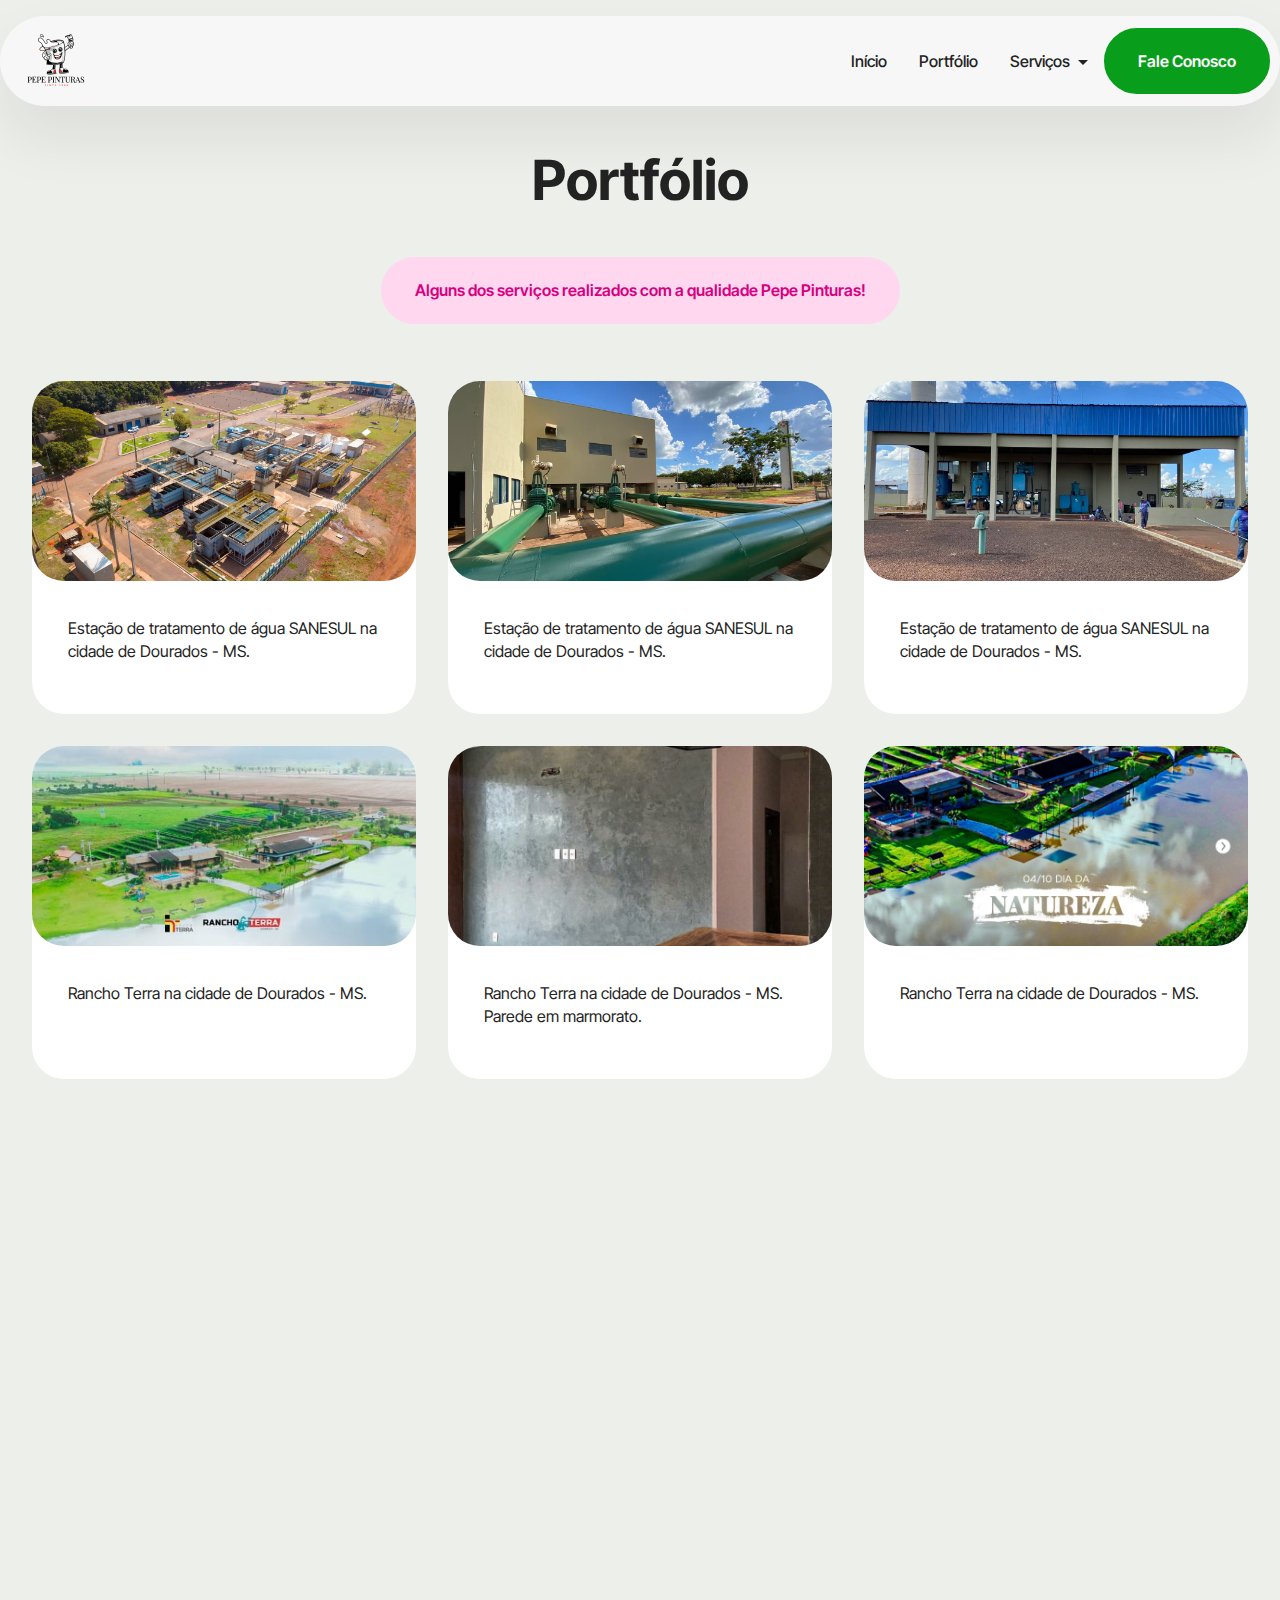
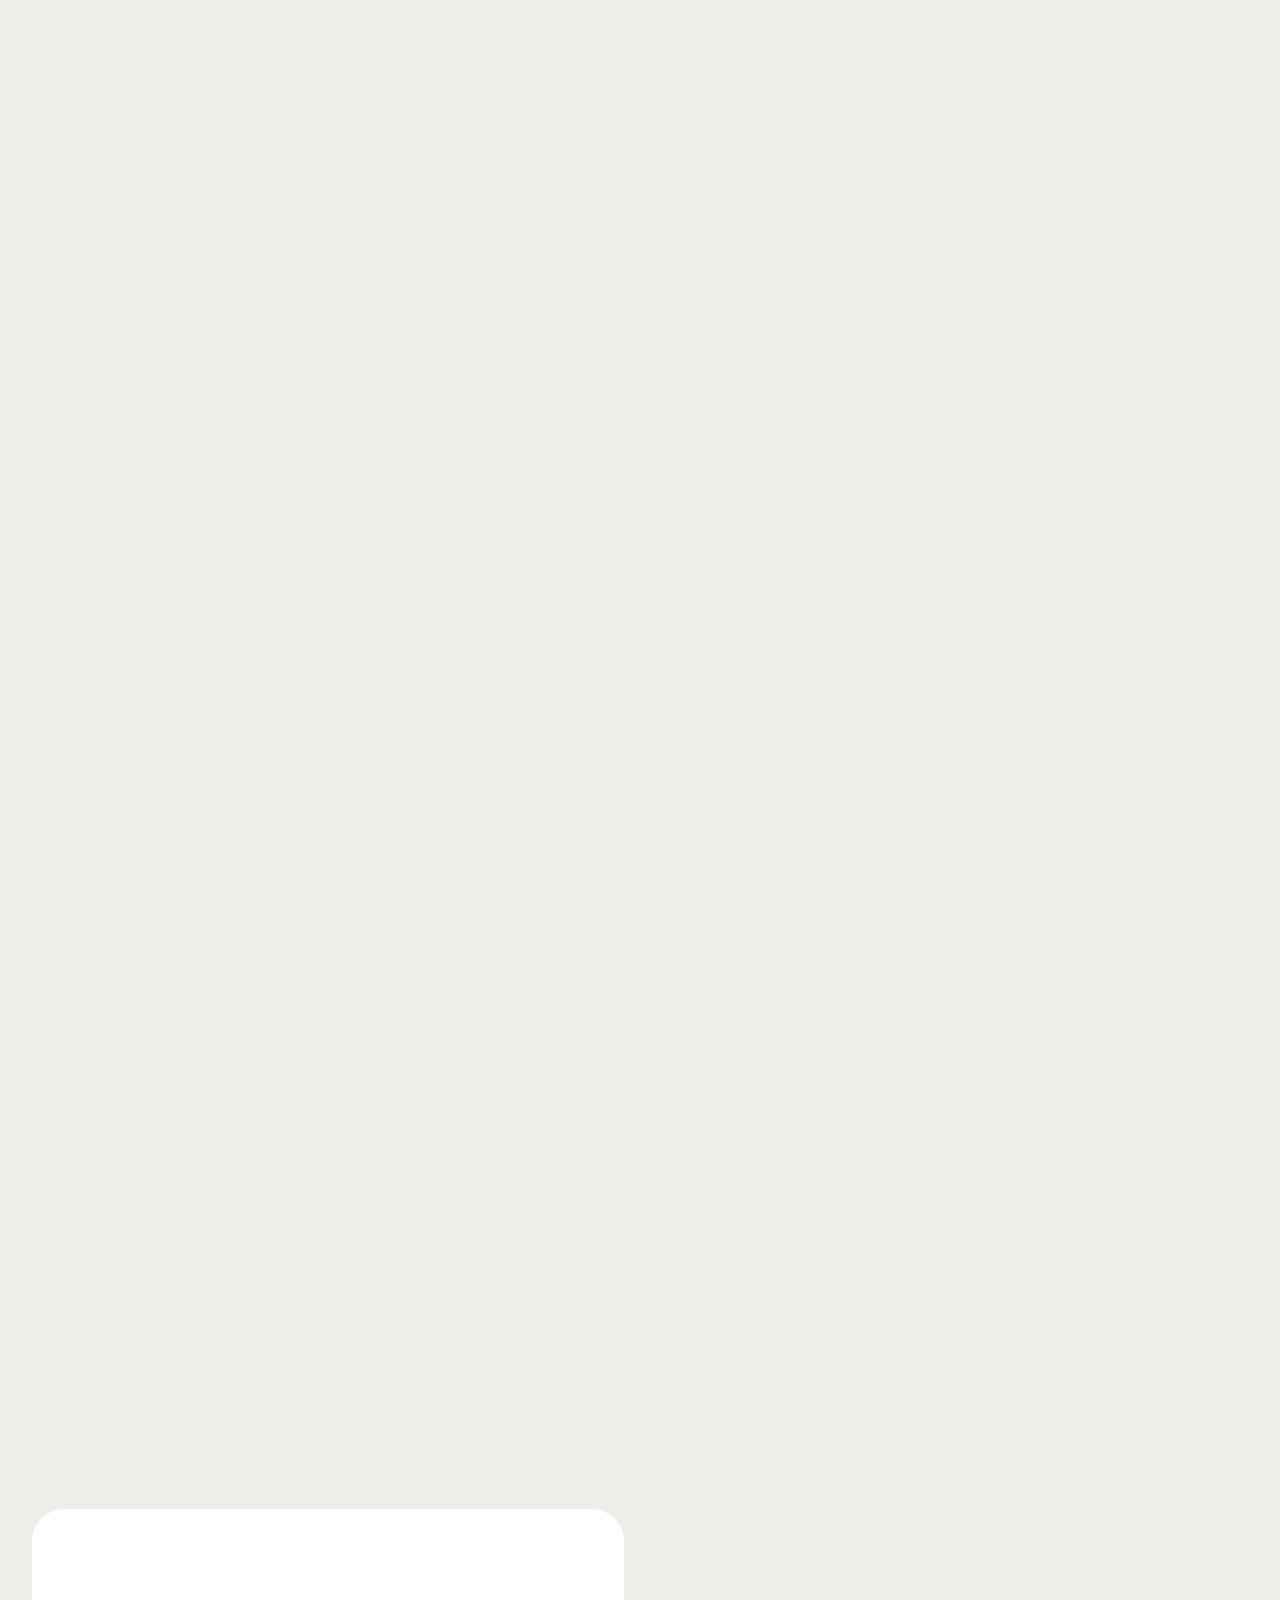
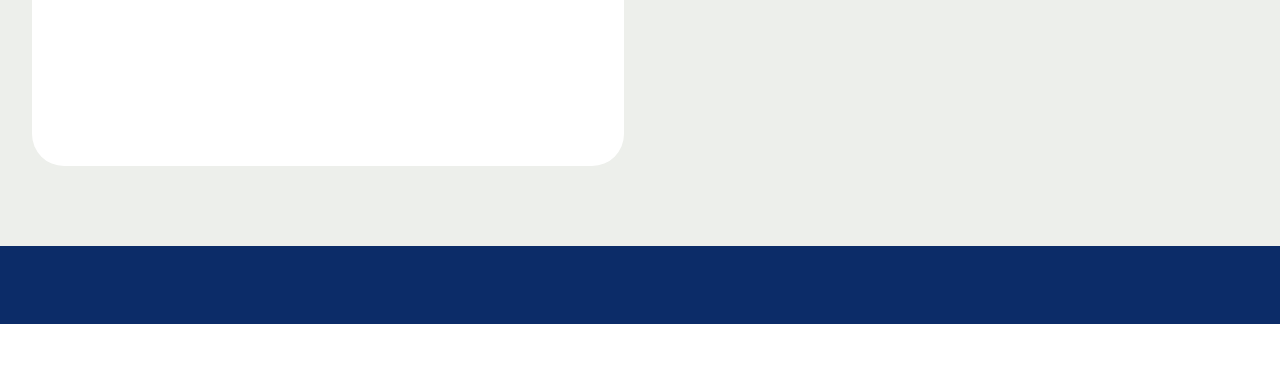
<file: page1.html>
<!DOCTYPE html>
<html  >
<head>
  <!-- Site made with Mobirise Website Builder v6.0.1, https://mobirise.com -->
  <meta charset="UTF-8">
  <meta http-equiv="X-UA-Compatible" content="IE=edge">
  <meta name="generator" content="Mobirise v6.0.1, mobirise.com">
  <meta name="viewport" content="width=device-width, initial-scale=1, minimum-scale=1">
  <link rel="shortcut icon" href="assets/images/balde-since.png-2-160x160.png" type="image/x-icon">
  <meta name="description" content="">
  
  
  <title>Portfólio</title>
  <link rel="stylesheet" href="assets/bootstrap/css/bootstrap.min.css">
  <link rel="stylesheet" href="assets/bootstrap/css/bootstrap-grid.min.css">
  <link rel="stylesheet" href="assets/bootstrap/css/bootstrap-reboot.min.css">
  <link rel="stylesheet" href="assets/animatecss/animate.css">
  <link rel="stylesheet" href="assets/dropdown/css/style.css">
  <link rel="stylesheet" href="assets/theme/css/style.css">
  <link rel="preload" href="https://fonts.googleapis.com/css?family=Inter+Tight:100,200,300,400,500,600,700,800,900,100i,200i,300i,400i,500i,600i,700i,800i,900i&display=swap" as="style" onload="this.onload=null;this.rel='stylesheet'">
  <noscript><link rel="stylesheet" href="https://fonts.googleapis.com/css?family=Inter+Tight:100,200,300,400,500,600,700,800,900,100i,200i,300i,400i,500i,600i,700i,800i,900i&display=swap"></noscript>
  <link rel="preload" as="style" href="assets/mobirise/css/mbr-additional.css?v=Nx97cs"><link rel="stylesheet" href="assets/mobirise/css/mbr-additional.css?v=Nx97cs" type="text/css">

  
  
  
</head>
<body>
  
  <section data-bs-version="5.1" class="menu menu5 cid-uIcHD6NrPa" once="menu" id="menu05-20">
	

	<nav class="navbar navbar-dropdown navbar-expand-lg">
		<div class="container">
			<div class="navbar-brand">
				<span class="navbar-logo">
					<a href="index.html">
						<img src="assets/images/balde-since.png-2-160x160.png" alt="Pepe Pinturas" style="height: 5rem;">
					</a>
				</span>
				
			</div>
			<button class="navbar-toggler" type="button" data-toggle="collapse" data-bs-toggle="collapse" data-target="#navbarSupportedContent" data-bs-target="#navbarSupportedContent" aria-controls="navbarNavAltMarkup" aria-expanded="false" aria-label="Toggle navigation">
				<div class="hamburger">
					<span></span>
					<span></span>
					<span></span>
					<span></span>
				</div>
			</button>
			<div class="collapse navbar-collapse" id="navbarSupportedContent">
				<ul class="navbar-nav nav-dropdown" data-app-modern-menu="true"><li class="nav-item">
						<a class="nav-link link text-black text-primary display-7" href="inicio.html">Início</a>
					</li>
					<li class="nav-item">
						<a class="nav-link link text-black text-primary display-7" href="portifólio.html" aria-expanded="false">Portfólio</a>
					</li>
					<li class="nav-item dropdown">
						<a class="nav-link link text-black dropdown-toggle display-7" href="https://mobiri.se" data-toggle="dropdown-submenu" data-bs-toggle="dropdown" data-bs-auto-close="outside" aria-expanded="false">Serviços</a><div class="dropdown-menu" aria-labelledby="dropdown-494"><a class="text-black dropdown-item text-primary display-7" href="recidencial.html">Pintura Residencial</a><a class="text-black dropdown-item text-primary display-7" href="comercial.html">Pintura Comercial</a><a class="text-black dropdown-item text-primary display-7" href="imobiliaria.html">Entrega para Imobiliária</a><a class="text-black dropdown-item text-primary display-7" href="reparos.html">Reparos</a><a class="text-black show dropdown-item text-primary display-7" href="epoxi.html">Epóxi</a></div>
					</li></ul>
				<div class="navbar-buttons mbr-section-btn"><a class="btn btn-primary display-7" href="fale conosco.html">Fale Conosco</a></div>
			</div>
		</div>
	</nav>
</section>

<section data-bs-version="5.1" class="features6 start cid-uIaBIQcTpC" id="features06-m">
	
	
	<div class="container">
		<div class="row justify-content-center">
			<div class="col-12 content-head">
				<div class="mbr-section-head mb-5">
					<h4 class="mbr-section-title mbr-fonts-style align-center mb-0 display-2">
						<strong>Portfólio</strong></h4>
					
					<div class="mbr-section-btn item-footer mt-4"><a href="" class="btn item-btn btn-secondary display-7">Alguns dos serviços realizados com a qualidade Pepe Pinturas!</a></div>
				</div>
			</div>
		</div>
		<div class="row">
			
			<div class="item features-image col-12 col-md-6 col-lg-4 active">
				<div class="item-wrapper">
					<div class="item-img">
						<img src="assets/images/eta.jpg-1300x730.jpg" alt="Mobirise Website Builder" data-slide-to="0" data-bs-slide-to="0">
					</div>
					<div class="item-content">
						
						<p class="mbr-text mbr-fonts-style display-7">
							Estação de tratamento de água SANESUL na cidade de Dourados - MS.</p>
						
					</div>
				</div>
			</div><div class="item features-image col-12 col-md-6 col-lg-4">
				<div class="item-wrapper">
					<div class="item-img">
						<img src="assets/images/photo-6-2025-04-03-16-34.jpg" alt="Mobirise Website Builder" data-slide-to="1" data-bs-slide-to="1">
					</div>
					<div class="item-content">
						
						<p class="mbr-text mbr-fonts-style display-7">
							Estação de tratamento de água SANESUL na cidade de Dourados - MS.
						</p>
						
					</div>
				</div>
			</div><div class="item features-image col-12 col-md-6 col-lg-4">
				<div class="item-wrapper">
					<div class="item-img">
						<img src="assets/images/photo-5-2025-04-03-16-34.jpg" alt="Mobirise Website Builder" data-slide-to="2" data-bs-slide-to="2">
					</div>
					<div class="item-content">
						
						<p class="mbr-text mbr-fonts-style display-7">
							Estação de tratamento de água SANESUL na cidade de Dourados - MS.
						</p>
						
					</div>
				</div>
			</div><div class="item features-image col-12 col-md-6 col-lg-4">
				<div class="item-wrapper">
					<div class="item-img">
						<img src="assets/images/rancho-terra1.jpg-828x306.jpg" alt="Mobirise Website Builder" data-slide-to="3" data-bs-slide-to="3">
					</div>
					<div class="item-content">
						
						<p class="mbr-text mbr-fonts-style display-7">
							Rancho Terra na cidade de Dourados - MS.</p>
						
					</div>
				</div>
			</div><div class="item features-image col-12 col-md-6 col-lg-4">
				<div class="item-wrapper">
					<div class="item-img">
						<img src="assets/images/photo-15-2025-04-12-09-42-29.jpg-1-828x743.jpg" alt="Mobirise Website Builder" data-slide-to="4" data-bs-slide-to="4">
					</div>
					<div class="item-content">
						
						<p class="mbr-text mbr-fonts-style display-7">
							Rancho Terra na cidade de Dourados - MS. Parede em marmorato.</p>
						
					</div>
				</div>
			</div><div class="item features-image col-12 col-md-6 col-lg-4">
				<div class="item-wrapper">
					<div class="item-img">
						<img src="assets/images/rancho-terra.jpg-828x828.jpg" alt="Mobirise Website Builder" data-slide-to="5" data-bs-slide-to="5">
					</div>
					<div class="item-content">
						
						<p class="mbr-text mbr-fonts-style display-7">
							Rancho Terra na cidade de Dourados - MS.
						</p>
						
					</div>
				</div>
			</div><div class="item features-image col-12 col-md-6 col-lg-4">
				<div class="item-wrapper">
					<div class="item-img">
						<img src="assets/images/eb1.jpg-1-400x228.jpg" alt="Mobirise Website Builder" data-slide-to="6" data-bs-slide-to="6">
					</div>
					<div class="item-content">
						
						<p class="mbr-text mbr-fonts-style display-7">
							Escola Erasmo Braga em Dourados - MS.</p>
						
					</div>
				</div>
			</div><div class="item features-image col-12 col-md-6 col-lg-4">
				<div class="item-wrapper">
					<div class="item-img">
						<img src="assets/images/eb.jpg-768x960.jpeg" alt="Mobirise Website Builder" data-slide-to="7" data-bs-slide-to="7">
					</div>
					<div class="item-content">
						
						<p class="mbr-text mbr-fonts-style display-7">Escola Erasmo Braga em Dourados - MS.
<br>
<br></p>
						
					</div>
				</div>
			</div><div class="item features-image col-12 col-md-6 col-lg-4">
				<div class="item-wrapper">
					<div class="item-img">
						<img src="assets/images/photo-16-2025-04-12-09-42-29.jpg-1-828x815.jpg" alt="Mobirise Website Builder" data-slide-to="8" data-bs-slide-to="8">
					</div>
					<div class="item-content">
						
						<p class="mbr-text mbr-fonts-style display-7">Quadra Poliesportiva realizada na cidade de Ponta Porã - MS. Tinta Epóxi.</p>
						
					</div>
				</div>
			</div><div class="item features-image col-12 col-md-6 col-lg-4">
				<div class="item-wrapper">
					<div class="item-img">
						<img src="assets/images/photo-1-2025-04-03-16-34.jpg" alt="Mobirise Website Builder" data-slide-to="9" data-bs-slide-to="9">
					</div>
					<div class="item-content">
						
						<p class="mbr-text mbr-fonts-style display-7">
							Quadra Poliesportiva na E. E. Min. João Paulo dos Reis Veloso em Dourados - MS. Tinta Epóxi.</p>
						
					</div>
				</div>
			</div><div class="item features-image col-12 col-md-6 col-lg-4">
				<div class="item-wrapper">
					<div class="item-img">
						<img src="assets/images/photo-1-2025-04-12-09-42-28.jpg-1-1273x1266.jpg" alt="Mobirise Website Builder" data-slide-to="11" data-bs-slide-to="11">
					</div>
					<div class="item-content">
						
						<p class="mbr-text mbr-fonts-style display-7">
							Quadra Poliesportiva na E. E. Min. João Paulo dos Reis Veloso em Dourados - MS. Tinta Epóxi.
						</p>
						
					</div>
				</div>
			</div><div class="item features-image col-12 col-md-6 col-lg-4">
				<div class="item-wrapper">
					<div class="item-img">
						<img src="assets/images/photo-2025-04-12-09-55-17.jpg-828x811.jpg" alt="Mobirise Website Builder" data-slide-to="11" data-bs-slide-to="11">
					</div>
					<div class="item-content">
						
						<p class="mbr-text mbr-fonts-style display-7">
							Quadra Poliesportiva escola São Jõao na cidade de Ponta Porã - MS. Tinta Epóxi.
						</p>
						
					</div>
				</div>
			</div><div class="item features-image col-12 col-md-6 col-lg-4">
				<div class="item-wrapper">
					<div class="item-img">
						<img src="assets/images/photo-4-2025-04-12-09-42-29.jpg-1-539x302.jpg" alt="Mobirise Website Builder" data-slide-to="12" data-bs-slide-to="12">
					</div>
					<div class="item-content">
						
						<p class="mbr-text mbr-fonts-style display-7">
							PRF cidade de caarapó - MS.</p>
						
					</div>
				</div>
			</div><div class="item features-image col-12 col-md-6 col-lg-4">
				<div class="item-wrapper">
					<div class="item-img">
						<img src="assets/images/photo-2-2025-04-12-09-42-29.jpg-960x539.jpg" alt="Mobirise Website Builder" data-slide-to="13" data-bs-slide-to="13">
					</div>
					<div class="item-content">
						
						<p class="mbr-text mbr-fonts-style display-7">
							PRF cidade de caarapó - MS.
						</p>
						
					</div>
				</div>
			</div><div class="item features-image col-12 col-md-6 col-lg-4">
				<div class="item-wrapper">
					<div class="item-img">
						<img src="assets/images/photo-3-2025-04-12-09-42-29.jpg-1-539x302.jpg" alt="Mobirise Website Builder" data-slide-to="14" data-bs-slide-to="14">
					</div>
					<div class="item-content">
						
						<p class="mbr-text mbr-fonts-style display-7">
							PRF cidade de caarapó - MS.
						</p>
						
					</div>
				</div>
			</div><div class="item features-image col-12 col-md-6 col-lg-4">
				<div class="item-wrapper">
					<div class="item-img">
						<img src="assets/images/photo-5-2025-04-12-09-42-29.jpg-1-1032x774.jpg" alt="Mobirise Website Builder" data-slide-to="15" data-bs-slide-to="15">
					</div>
					<div class="item-content">
						
						<p class="mbr-text mbr-fonts-style display-7">
							Quadra Poliesportiva na AABB na cidade de Dourados - MS. Tinta Epóxi.
						</p>
						
					</div>
				</div>
			</div><div class="item features-image col-12 col-md-6 col-lg-4">
				<div class="item-wrapper">
					<div class="item-img">
						<img src="assets/images/photo-6-2025-04-12-09-42-29.jpg-1-774x1032.jpg" alt="Mobirise Website Builder" data-slide-to="16" data-bs-slide-to="16">
					</div>
					<div class="item-content">
						
						<p class="mbr-text mbr-fonts-style display-7">
							Quadra Poliesportiva na AABB na cidade de Dourados - MS. Tinta Epóxi.
						</p>
						
					</div>
				</div>
			</div><div class="item features-image col-12 col-md-6 col-lg-4">
				<div class="item-wrapper">
					<div class="item-img">
						<img src="assets/images/photo-7-2025-04-12-09-42-29.jpg-1-1032x774.jpg" alt="Mobirise Website Builder" data-slide-to="17" data-bs-slide-to="17">
					</div>
					<div class="item-content">
						
						<p class="mbr-text mbr-fonts-style display-7">Quadra Poliesportiva na AABB na cidade de Dourados - MS. Tinta Epóxi.</p>
						
					</div>
				</div>
			</div><div class="item features-image col-12 col-md-6 col-lg-4">
				<div class="item-wrapper">
					<div class="item-img">
						<img src="assets/images/photo-13-2025-04-12-09-42-29.jpg-828x850.jpg" alt="Mobirise Website Builder" data-slide-to="19" data-bs-slide-to="19">
					</div>
					<div class="item-content">
						
						<p class="mbr-text mbr-fonts-style display-7">
							Quadra esportiva infantil na Escola Wings de educação infantil, Dourados - MS. Tinta Epóxi.</p>
						
					</div>
				</div>
			</div>
			
		</div>
	</div>
</section>

<section data-bs-version="5.1" class="contacts02 map1 cid-uIaFn9PYzK" id="contacts02-s">

    

    
    <div class="container">
        <div class="row justify-content-center">
            <div class="col-12 content-head">
                <div class="mbr-section-head mb-5">
                    <h3 class="mbr-section-title mbr-fonts-style align-center mb-0 display-2">
                        <strong>Nos encontre</strong></h3>
                    
                </div>
            </div>
        </div>
        <div class="row justify-content-center">
            <div class="card col-12 col-md-12 col-lg-6">
                <div class="card-wrapper">
                    <div class="text-wrapper">
                        <h5 class="cardTitle mbr-fonts-style mb-2 display-5">
                            <strong>Meios de comunicação</strong></h5>
                        <ul class="list mbr-fonts-style display-7">
                            <li class="mbr-text item-wrap">Telefone: <a href="tel:5567999538489" class="text-primary"></a><a href="tel:5567999538489" class="text-primary">+55&nbsp;(67)&nbsp;9 9</a>9538489</li>
                            <li class="mbr-text item-wrap">WhatsApp: <a href="https://wa.me/5567996524170" class="text-primary">+55 (67) 9 9652-4170</a></li>
                            <li class="mbr-text item-wrap">Email: <a href="mailto:pepe.pinturasdourados@gmail.com" class="text-primary">pepe.pinturasdourados@gmail.com</a></li>
                            <li class="mbr-text item-wrap">Endereço: Rua José Stropa, 660, Dourados, Mato Grosso do sul</li>
                            <li class="mbr-text item-wrap">Horário de Funcionamento: 08:00AM - 05:00PM (08:00 - 17:00)</li>
                        </ul>
                    </div>
                </div>
            </div>
            <div class="map-wrapper col-md-12 col-lg-6">
                <div class="google-map"><iframe frameborder="0" style="border:0" src="https://www.google.com/maps/embed?pb=!1m18!1m12!1m3!1d3692.8888382434498!2d-54.81901482470907!3d-22.24429607972686!2m3!1f0!2f0!3f0!3m2!1i1024!2i768!4f13.1!3m3!1m2!1s0x416d590084d7c337%3A0x51dc5005f7cb5812!2sPepe%20Pinturas!5e0!3m2!1spt-BR!2sbr!4v1744474388744!5m2!1spt-BR!2sbr" allowfullscreen=""></iframe></div>
            </div>
        </div>
    </div>
</section>

<section data-bs-version="5.1" class="footer2 cid-uIcBb89cRq" once="footers" id="footer02-1b">
    

    
    

    <div class="container">
        <div class="row">
            <div class="col-12 col-lg-6 center mt-2 mb-3">
                <p class="mbr-fonts-style copyright mb-0 display-7">
                    © Copyright 2025 Pepe Pinturas - Todos os direitos reservados</p>
            </div>
            <div class="col-12 col-lg-6 center">
                <div class="row-links mt-2 mb-3">
                    <ul class="row-links-soc">
                        
                        
                        
                        
                    <li class="row-links-soc-item mbr-fonts-style display-7">
                            <a href="https://www.instagram.com/pepe.pinturasdourados/" class="text-primary" target="_blank">Instagram</a>
                        </li><li class="row-links-soc-item mbr-fonts-style display-7"><a href="https://wa.me/67996524170" class="text-primary">Whatsapp</a></li><li class="row-links-soc-item mbr-fonts-style display-7"><a href="mailto:pepe.pinturasdourados@gmail.com" class="text-primary">Email</a></li><li class="row-links-soc-item mbr-fonts-style display-7"><a href="https://www.facebook.com/pepe.pinturasdourados/?locale=pt_BR" class="text-primary" target="_blank">Facebook</a></li></ul>
                </div>
            </div>
        </div>
    </div>
</section><section class="display-7" style="padding: 0;align-items: center;justify-content: center;flex-wrap: wrap;    align-content: center;display: flex;position: relative;height: 4rem;"><a href="https://mobiri.se/3932734" style="flex: 1 1;height: 4rem;position: absolute;width: 100%;z-index: 1;"><img alt="" style="height: 4rem;" src="[data-uri]"></a><p style="margin: 0;text-align: center;" class="display-7">&#8204;</p><a style="z-index:1" href="https://mobirise.com">Mobirise </a></section><script src="assets/bootstrap/js/bootstrap.bundle.min.js"></script>  <script src="assets/smoothscroll/smooth-scroll.js"></script>  <script src="assets/ytplayer/index.js"></script>  <script src="assets/dropdown/js/navbar-dropdown.js"></script>  <script src="assets/theme/js/script.js"></script>  
  
  
  <input name="animation" type="hidden">
  </body>
</html>
</file>
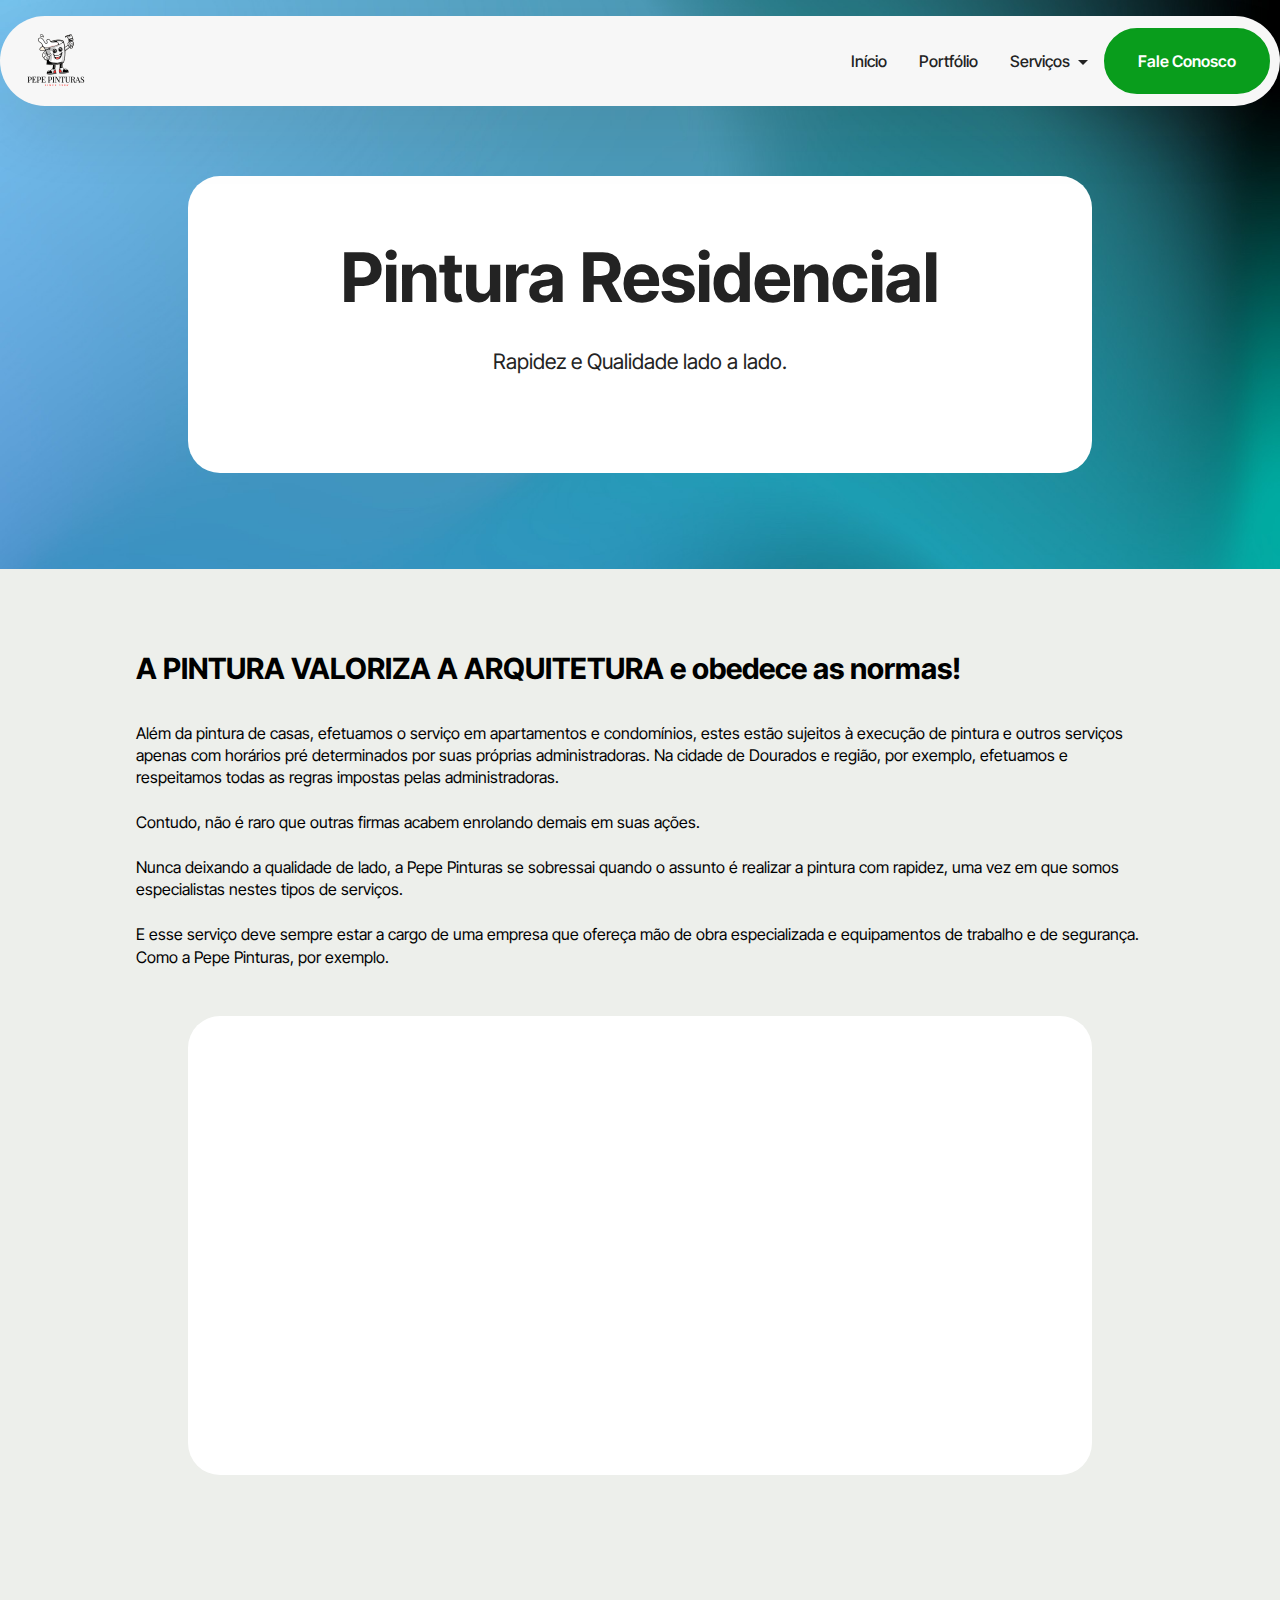
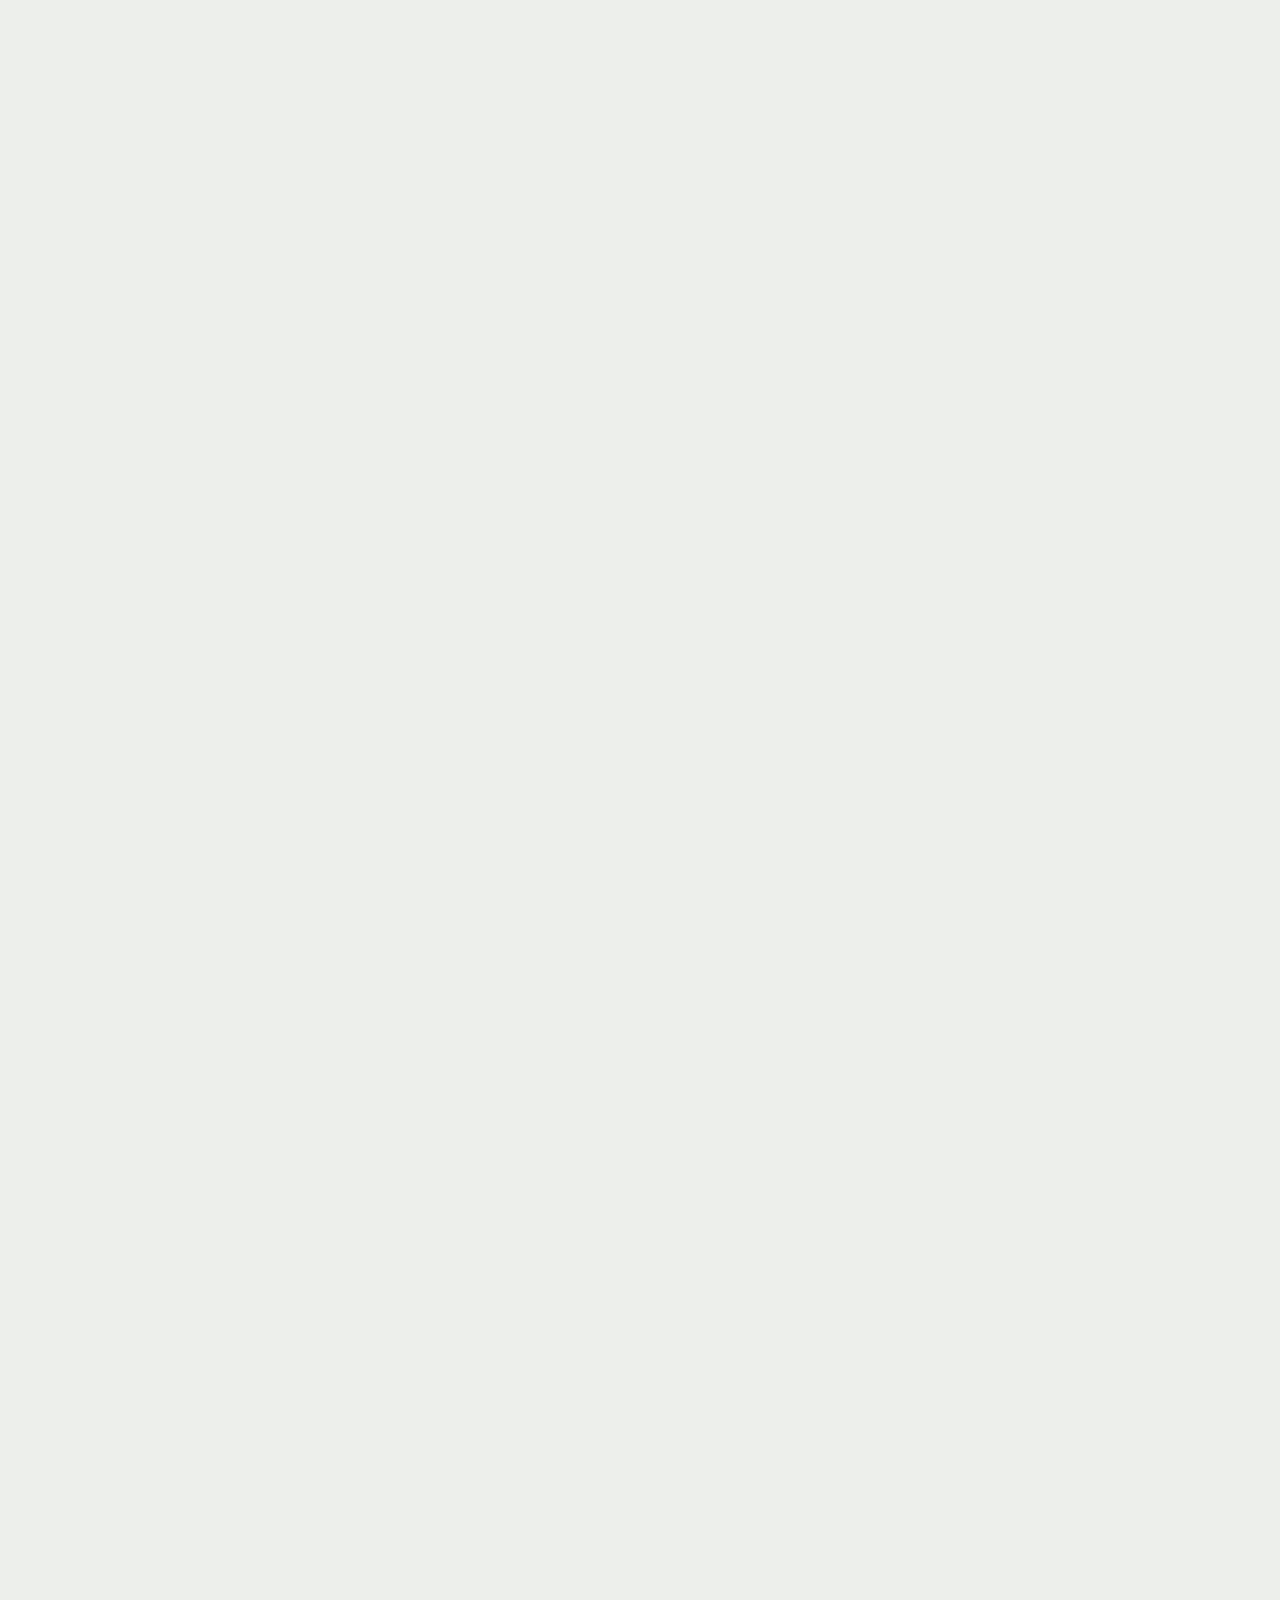
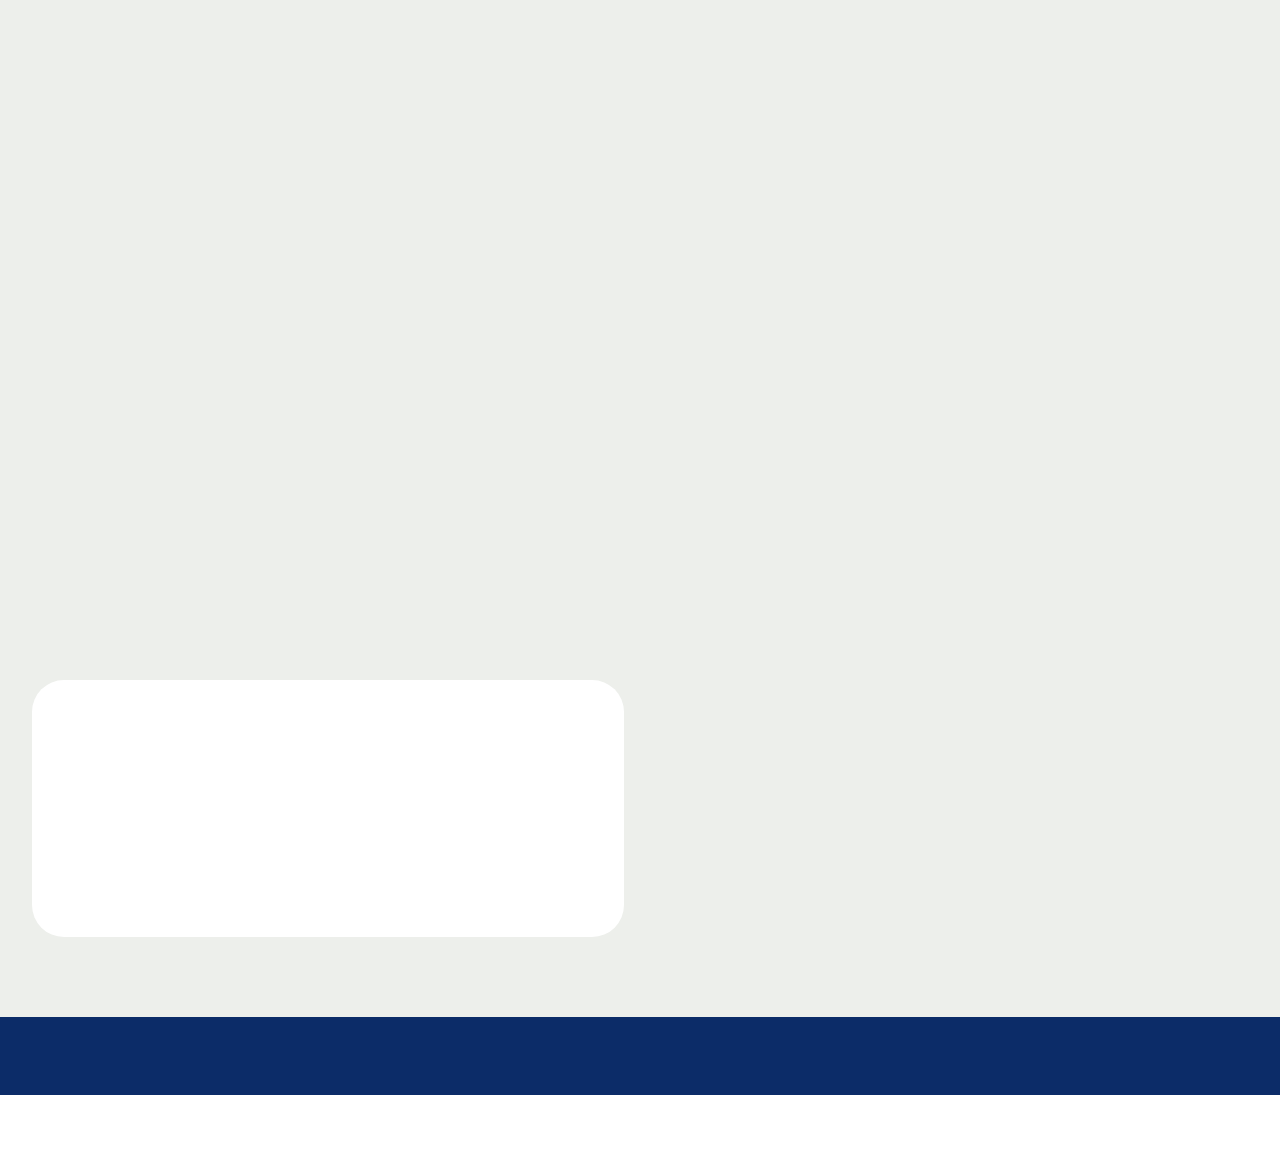
<file: page2.html>
<!DOCTYPE html>
<html  >
<head>
  <!-- Site made with Mobirise Website Builder v6.0.1, https://mobirise.com -->
  <meta charset="UTF-8">
  <meta http-equiv="X-UA-Compatible" content="IE=edge">
  <meta name="generator" content="Mobirise v6.0.1, mobirise.com">
  <meta name="viewport" content="width=device-width, initial-scale=1, minimum-scale=1">
  <link rel="shortcut icon" href="assets/images/balde-since.png-2-160x160.png" type="image/x-icon">
  <meta name="description" content="">
  
  
  <title>Pintura Residencial</title>
  <link rel="stylesheet" href="assets/web/assets/mobirise-icons2/mobirise2.css">
  <link rel="stylesheet" href="assets/bootstrap/css/bootstrap.min.css">
  <link rel="stylesheet" href="assets/bootstrap/css/bootstrap-grid.min.css">
  <link rel="stylesheet" href="assets/bootstrap/css/bootstrap-reboot.min.css">
  <link rel="stylesheet" href="assets/animatecss/animate.css">
  <link rel="stylesheet" href="assets/dropdown/css/style.css">
  <link rel="stylesheet" href="assets/theme/css/style.css">
  <link rel="preload" href="https://fonts.googleapis.com/css?family=Inter+Tight:100,200,300,400,500,600,700,800,900,100i,200i,300i,400i,500i,600i,700i,800i,900i&display=swap" as="style" onload="this.onload=null;this.rel='stylesheet'">
  <noscript><link rel="stylesheet" href="https://fonts.googleapis.com/css?family=Inter+Tight:100,200,300,400,500,600,700,800,900,100i,200i,300i,400i,500i,600i,700i,800i,900i&display=swap"></noscript>
  <link rel="preload" as="style" href="assets/mobirise/css/mbr-additional.css?v=yIVdTj"><link rel="stylesheet" href="assets/mobirise/css/mbr-additional.css?v=yIVdTj" type="text/css">

  
  
  
</head>
<body>
  
  <section data-bs-version="5.1" class="menu menu5 cid-uIcHD6NrPa" once="menu" id="menu05-20">
	

	<nav class="navbar navbar-dropdown navbar-expand-lg">
		<div class="container">
			<div class="navbar-brand">
				<span class="navbar-logo">
					<a href="index.html">
						<img src="assets/images/balde-since.png-2-160x160.png" alt="Pepe Pinturas" style="height: 5rem;">
					</a>
				</span>
				
			</div>
			<button class="navbar-toggler" type="button" data-toggle="collapse" data-bs-toggle="collapse" data-target="#navbarSupportedContent" data-bs-target="#navbarSupportedContent" aria-controls="navbarNavAltMarkup" aria-expanded="false" aria-label="Toggle navigation">
				<div class="hamburger">
					<span></span>
					<span></span>
					<span></span>
					<span></span>
				</div>
			</button>
			<div class="collapse navbar-collapse" id="navbarSupportedContent">
				<ul class="navbar-nav nav-dropdown" data-app-modern-menu="true"><li class="nav-item">
						<a class="nav-link link text-black text-primary display-7" href="inicio.html">Início</a>
					</li>
					<li class="nav-item">
						<a class="nav-link link text-black text-primary display-7" href="portifólio.html" aria-expanded="false">Portfólio</a>
					</li>
					<li class="nav-item dropdown">
						<a class="nav-link link text-black dropdown-toggle display-7" href="https://mobiri.se" data-toggle="dropdown-submenu" data-bs-toggle="dropdown" data-bs-auto-close="outside" aria-expanded="false">Serviços</a><div class="dropdown-menu" aria-labelledby="dropdown-494"><a class="text-black dropdown-item text-primary display-7" href="recidencial.html">Pintura Residencial</a><a class="text-black dropdown-item text-primary display-7" href="comercial.html">Pintura Comercial</a><a class="text-black dropdown-item text-primary display-7" href="imobiliaria.html">Entrega para Imobiliária</a><a class="text-black dropdown-item text-primary display-7" href="reparos.html">Reparos</a><a class="text-black show dropdown-item text-primary display-7" href="epoxi.html">Epóxi</a></div>
					</li></ul>
				<div class="navbar-buttons mbr-section-btn"><a class="btn btn-primary display-7" href="fale conosco.html">Fale Conosco</a></div>
			</div>
		</div>
	</nav>
</section>

<section data-bs-version="5.1" class="header14 cid-uIaFYW5BBL" id="header14-v">
	

	
	
	<div class="container">
		<div class="row justify-content-center">
			<div class="card col-12 col-md-12 col-lg-9">
				<div class="card-wrapper">
					<div class="card-box align-center">
						<h1 class="card-title mbr-fonts-style mb-4 display-1">
							<strong>Pintura Residencial</strong></h1>
						<p class="mbr-text mbr-fonts-style mb-4 display-4">
							Rapidez e Qualidade lado a lado.</p>
						
					</div>
				</div>
			</div>
		</div>
	</div>
</section>

<section data-bs-version="5.1" class="article12 cid-uIaGBm770k" id="article12-w">    
    
    <div class="container">
        <div class="row justify-content-center">
            <div class="col-md-12 col-lg-10">
                <h3 class="mbr-section-title mbr-fonts-style mb-4 mt-0 display-5">
                <strong>A PINTURA VALORIZA A ARQUITETURA e obedece as normas!</strong></h3>
                
                <p class="mbr-text mbr-fonts-style display-7">Além da pintura de casas, efetuamos o serviço em apartamentos e condomínios, estes estão sujeitos à execução de pintura e outros serviços apenas com horários pré determinados por suas próprias administradoras. Na cidade de Dourados e região, por exemplo, efetuamos e respeitamos todas as regras impostas pelas administradoras.
<br>
<br>Contudo, não é raro que outras firmas acabem enrolando demais em suas ações.<br>
<br>Nunca deixando a qualidade de lado, a Pepe Pinturas se sobressai quando o assunto é realizar a pintura com rapidez, uma vez em que somos especialistas nestes tipos de serviços.&nbsp;<br>
<br>E esse serviço deve sempre estar a cargo de uma empresa que ofereça mão de obra especializada e equipamentos de trabalho e de segurança. Como a Pepe Pinturas, por exemplo.</p>
            </div>
        </div>
    </div>
</section>

<section data-bs-version="5.1" class="people06 cid-uIaJCeYMVF" id="people06-z">   
    

    
    
    <div class="container">
        <div class="row justify-content-center">
            <div class="card col-12 col-md-12 col-lg-9">
                <div class="card-wrapper">
                    <div class="card-box align-center">
                        <p class="card-text mbr-fonts-style display-4">Oferecemos serviços de qualidade para a pintura de sua residencia, mantendo-a sempre com uma ótima aparência e valorizando sua arquitetura.
<br>
<br>A empresa desenvolveu o conhecimento necessário para indicar para cada caso o melhor produto e o melhor fabricante da atualidade para atender às necessidades onde a pintura deve ser realizada.</p>
                        <div class="img-wrapper mt-4 justify-content-center">
                            <img src="assets/images/balde-since.png-4-160x160.png" alt="" data-slide-to="0" data-bs-slide-to="0">
                        </div>
                        
                    </div>
                </div>
            </div>
        </div>
    </div>
</section>

<section data-bs-version="5.1" class="header13 cid-uIaNSgCleQ" id="header13-15">
  

  
  

  <div class="align-center container">
    <div class="row justify-content-center">
      <div class="col-md-12 mb-5 content-head">
        <h1 class="mbr-section-title mbr-fonts-style display-5"><strong>Lhe oferecemos os serviços de:</strong></h1>
        
        
      </div>
    </div>

    <div class="row justify-content-center">
      
    </div>
  </div>
</section>

<section data-bs-version="5.1" class="features10 cid-uIaMm4RVsC" id="features010-13">
  

  
  
  <div class="container">
    
    <div class="row">
      <div class="item features-without-image col-12 col-md-6 col-lg-4">
        <div class="item-wrapper">
          <div class="card-box align-left">
            <div class="iconfont-wrapper mb-3">
              <span class="mbr-iconfont mobi-mbri-success mobi-mbri"></span>
            </div>
            
            <p class="card-text mbr-fonts-style mb-3 display-7"><strong>
              Fachadas, Pisos, paredes e Tetos</strong></p>
            
          </div>
        </div>
      </div>
      <div class="item features-without-image col-12 col-md-6 col-lg-4">
        <div class="item-wrapper">
          <div class="card-box align-left">
            <div class="iconfont-wrapper mb-3">
              <span class="mbr-iconfont mobi-mbri-success mobi-mbri"></span>
            </div>
            
            <p class="card-text mbr-fonts-style mb-3 display-7"><strong>
              Madeiras, Muros, Rufos, Portas</strong></p>
            
          </div>
        </div>
      </div>
      <div class="item features-without-image col-12 col-md-6 col-lg-4">
        <div class="item-wrapper">
          <div class="card-box align-left">
            <div class="iconfont-wrapper mb-3">
              <span class="mbr-iconfont mobi-mbri-success mobi-mbri"></span>
            </div>
            
            <p class="card-text mbr-fonts-style mb-3 display-7"><strong>
              Janelas, Escadas, Corrimões, Portões</strong></p>
            
          </div>
        </div>
      </div>
    </div>
  </div>
</section>

<section data-bs-version="5.1" class="features037 cid-uIaOv0Z29v" id="features037-16">
	
	
	
	<div class="container">
		<div class="row justify-content-center">
			<div class="col-lg-4">
				<div class="col-12 col-md-12">
					<h5 class="mbr-section-title mbr-fonts-style mt-0 mb-4 display-4"><strong>A Pepe pinturas dispõe de uma grande variedade de produtos e marcas, as quais se destacam:</strong></h5>
					<h6 class="mbr-section-subtitle mbr-fonts-style mt-0 mb-4 display-7"></h6>
					
				</div>
			</div>

			<div class="col-lg-8 side-features">
				<div class="item features-without-image col-12 col-md-12 col-lg-6 item-mb active">
					<div class="item-wrapper">
						<div class="item-content align-left">
							
							
							<p class="card-text mbr-fonts-style display-7">Pinturas acrílicas
<br>Pinturas internas em látex
<br>Pinturas esmalte<br>Pinturas com produtos elásticos emborrachados</p>
							
						</div>

					</div>
				</div>
				<div class="item features-without-image col-12 col-md-12 col-lg-6 item-mb">
					<div class="item-wrapper">
						<div class="item-content align-left">
							
							
							<p class="card-text mbr-fonts-style display-7">Pinturas epóxi<br>Pinturas impermeabilizantes
<br>Resinas e conservadores de pedras e tijolos<br>Pistola a ar</p>
							
						</div>

					</div>
				</div>
				
				

			</div>
		</div>
	</div>
</section>

<section data-bs-version="5.1" class="features017 mbr-embla cid-uIaPHfpNG3" id="features017-17">
	
	
	<div class="position-relative">
		<div class="container">
			<div class="row justify-content-center">
				<div class="col-12 content-head">
					<div class="mbr-section-head mb-5">
						<h4 class="mbr-section-title mbr-fonts-style align-center mb-0 display-5">
							<strong>Conheça nossos serviços</strong></h4>
						
					</div>
				</div>
			</div>
		</div>

		<div class="embla" data-skip-snaps="true" data-align="center" data-contain-scroll="trimSnaps" data-loop="true" data-auto-play="true" data-auto-play-interval="5" data-draggable="true">
			<div class="embla__viewport container">
				<div class="embla__container">
					<div class="embla__slide slider-image item active" style="margin-left: 1rem; margin-right: 1rem;">
						<div class="slide-content">
							<div class="item-img">
								<div class="item-wrapper">
									<img src="assets/images/photo-3-2025-04-03-16.jpg" alt="Mobirise Website Builder" title="" data-slide-to="0" data-bs-slide-to="0">
								</div>
							</div>
							<div class="item-content">
								<h5 class="item-title mbr-fonts-style display-5">
									<strong>Pintura Residencial</strong></h5>
								
								<p class="mbr-text mbr-fonts-style mt-3 display-7">
									Rapidez e qualidade lado a lado.</p>
							</div>

							
						</div>
					</div><div class="embla__slide slider-image item" style="margin-left: 1rem; margin-right: 1rem;">
						<div class="slide-content">
							<div class="item-img">
								<div class="item-wrapper">
									<img src="assets/images/photo-6-2025-04-03-16-34.jpg" alt="Mobirise Website Builder" title="" data-slide-to="1" data-bs-slide-to="1">
								</div>
							</div>
							<div class="item-content">
								<h5 class="item-title mbr-fonts-style display-5">
									<strong>Pintura Comercial</strong></h5>
								
								<p class="mbr-text mbr-fonts-style mt-3 display-7">
									Competência gigante para todos os tamanhos.</p>
							</div>

							
						</div>
					</div><div class="embla__slide slider-image item" style="margin-left: 1rem; margin-right: 1rem;">
						<div class="slide-content">
							<div class="item-img">
								<div class="item-wrapper">
									<img src="assets/images/photo-2-2025-04-03-16.jpg" alt="Mobirise Website Builder" title="" data-slide-to="2" data-bs-slide-to="2">
								</div>
							</div>
							<div class="item-content">
								<h5 class="item-title mbr-fonts-style display-5">
									<strong>Entrega Imobiliária</strong></h5>
								
								<p class="mbr-text mbr-fonts-style mt-3 display-7">
									Sem surpresas ao entregar um imóvel.</p>
							</div>

							
						</div>
					</div><div class="embla__slide slider-image item" style="margin-left: 1rem; margin-right: 1rem;">
						<div class="slide-content">
							<div class="item-img">
								<div class="item-wrapper">
									<img src="assets/images/photo-5-2025-04-03-16-34.jpg" alt="Mobirise Website Builder" title="" data-slide-to="3" data-bs-slide-to="3">
								</div>
							</div>
							<div class="item-content">
								<h5 class="item-title mbr-fonts-style display-5">
									<strong>Pintura Comercial</strong></h5>
								
								<p class="mbr-text mbr-fonts-style mt-3 display-7">Renove o visual, aumente a produtividade.</p>
							</div>

							
						</div>
					</div><div class="embla__slide slider-image item" style="margin-left: 1rem; margin-right: 1rem;">
						<div class="slide-content">
							<div class="item-img">
								<div class="item-wrapper">
									<img src="assets/images/photo-1-2025-04-03-16-34.jpg" alt="Mobirise Website Builder" title="" data-slide-to="4" data-bs-slide-to="4">
								</div>
							</div>
							<div class="item-content">
								<h5 class="item-title mbr-fonts-style display-5">
									<strong>Piso em Epóxi</strong></h5>
								
								<p class="mbr-text mbr-fonts-style mt-3 display-7">
									Qualidade atestada e mão de obra qualificada.</p>
							</div>

							
						</div>
					</div><div class="embla__slide slider-image item" style="margin-left: 1rem; margin-right: 1rem;">
						<div class="slide-content">
							<div class="item-img">
								<div class="item-wrapper">
									<img src="assets/images/photo-8-2025-04-03-16.jpg" alt="Mobirise Website Builder" title="" data-slide-to="6" data-bs-slide-to="6">
								</div>
							</div>
							<div class="item-content">
								<h5 class="item-title mbr-fonts-style display-5">
									<strong>Decorativa</strong></h5>
								
								<p class="mbr-text mbr-fonts-style mt-3 display-7">Uma textura faz toda a diferença.</p>
							</div>

							
						</div>
					</div>
					
					
					
					
					
					
					
				</div>
			</div>
			<button class="embla__button embla__button--prev">
				<span class="mobi-mbri mobi-mbri-arrow-prev mbr-iconfont" aria-hidden="true"></span>
				<span class="sr-only visually-hidden visually-hidden visually-hidden">Previous</span>
			</button>
			<button class="embla__button embla__button--next">
				<span class="mobi-mbri mobi-mbri-arrow-next mbr-iconfont" aria-hidden="true"></span>
				<span class="sr-only visually-hidden visually-hidden visually-hidden">Next</span>
			</button>
		</div>
	</div>
</section>

<section data-bs-version="5.1" class="features033 cid-uIaQ78FxCx" id="features033-18">
	

	
	
	<div class="container">
		<div class="row justify-content-center">
			<div class="col-12 content-head">
				<div class="mbr-section-head mb-5">
					<h4 class="mbr-section-title mbr-fonts-style align-center mb-0 display-5"><strong>Sua residencia tem 8&nbsp;</strong>bons motivos para conhecer o trabalho da<strong> Pepe Pinturas</strong></h4>
					
				</div>
			</div>
		</div>
		<div class="row justify-content-center">
			<div class="item features-without-image col-12 col-lg-3 active">
				<div class="item-wrapper">
					
					<div class="card-box">
						<h4 class="card-title mbr-fonts-style mb-0 display-7">
							<strong>Primeiro</strong></h4>
						<h5 class="card-text mbr-fonts-style mt-3 display-7">
							<div>Análise prévia da residencia</div><div>e de suas necessidades.</div>
						</h5>
					</div>
				</div>
			</div>
			<div class="item features-without-image col-12 col-lg-3">
				<div class="item-wrapper">
					
					<div class="card-box">
						<h4 class="card-title mbr-fonts-style mb-0 display-7">
							<strong>Segundo</strong></h4>
						<h5 class="card-text mbr-fonts-style mt-3 display-7">Assessoria completa e
<div>firme no direcionamento
</div><div>de soluções e decisões que
</div><div>impactam investimentos
</div><div>importantes a residencia.</div></h5>
					</div>
				</div>
			</div>
			<div class="item features-without-image col-12 col-lg-3">
				<div class="item-wrapper">
					
					<div class="card-box">
						<h4 class="card-title mbr-fonts-style mb-0 display-7">
							<strong>Terceiro</strong></h4>
						<h5 class="card-text mbr-fonts-style mt-3 display-7">Qualidade de serviços de
<div>uma empresa, com
</div><div>mão de obra qualificada.
						</div></h5>
					</div>
				</div>
			</div>
			<div class="item features-without-image col-12 col-lg-3">
				<div class="item-wrapper">
					
					<div class="card-box">
						<h4 class="card-title mbr-fonts-style mb-0 display-7">
							<strong>Quarto</strong></h4>
						<h5 class="card-text mbr-fonts-style mt-3 display-7">Técnicas avançadas de
<div>pintura.</div></h5>
					</div>
				</div>
			</div>
			<div class="item features-without-image col-12 col-lg-3">
				<div class="item-wrapper">
					
					<div class="card-box">
						<h4 class="card-title mbr-fonts-style mb-0 display-7">
							<strong>Quinto</strong></h4>
						<h5 class="card-text mbr-fonts-style mt-3 display-7">Valorização do imóvel.</h5>
					</div>
				</div>
			</div>
			<div class="item features-without-image col-12 col-lg-3">
				<div class="item-wrapper">
					
					<div class="card-box">
						<h4 class="card-title mbr-fonts-style mb-0 display-7">
							<strong>Sexto</strong></h4>
						<h5 class="card-text mbr-fonts-style mt-3 display-7">Preços competitivos.</h5>
					</div>
				</div>
			</div>

			<div class="item features-without-image col-12 col-lg-3">
				<div class="item-wrapper">
					
					<div class="card-box">
						<h4 class="card-title mbr-fonts-style mb-0 display-7"><strong>Sétimo</strong></h4>
						<h5 class="card-text mbr-fonts-style mt-3 display-7">Garantia dos serviços prestados.</h5>
					</div>
				</div>
			</div>
			
			<div class="item features-without-image col-12 col-lg-3">
				<div class="item-wrapper">
					
					<div class="card-box">
						<h4 class="card-title mbr-fonts-style mb-0 display-7">
							<strong>Nono</strong></h4>
						<h5 class="card-text mbr-fonts-style mt-3 display-7">Atendimento pós-obra.</h5>
					</div>
				</div>
			</div>
		</div>
	</div>
</section>

<section data-bs-version="5.1" class="header19 cid-uIaS2THU04" id="header19-19">
  

  
  
  <div class="container">
    <div class="row">
      <div class="content-wrap col-12 col-md-8">
        <h1 class="mbr-section-title mbr-fonts-style mb-4 display-1">
          <strong>Faça um orçamento sem compromisso!</strong></h1>
        
        <div class="mbr-section-btn"><a class="btn btn-primary display-7" href="http://wa.me/+5567996524170" target="_blank">Link Direto para o Whatsapp</a></div>
        
      </div>
    </div>
  </div>
</section>

<section data-bs-version="5.1" class="contacts02 map1 cid-uIaSCTEaTv" id="contacts02-1a">

    

    
    <div class="container">
        <div class="row justify-content-center">
            <div class="col-12 content-head">
                <div class="mbr-section-head mb-5">
                    <h3 class="mbr-section-title mbr-fonts-style align-center mb-0 display-2">
                        <strong>Nos encontre</strong></h3>
                    
                </div>
            </div>
        </div>
        <div class="row justify-content-center">
            <div class="card col-12 col-md-12 col-lg-6">
                <div class="card-wrapper">
                    <div class="text-wrapper">
                        <h5 class="cardTitle mbr-fonts-style mb-2 display-5">
                            <strong>Meios de comunicação</strong></h5>
                        <ul class="list mbr-fonts-style display-7">
                            <li class="mbr-text item-wrap">Telefone: <a href="tel:5567999538489" class="text-primary"></a><a href="tel:5567999538489" class="text-primary">+55&nbsp;(67)&nbsp;9 9</a>9538489</li>
                            <li class="mbr-text item-wrap">WhatsApp: <a href="https://wa.me/5567996524170" class="text-primary">+55 (67) 9 9652-4170</a></li>
                            <li class="mbr-text item-wrap">Email: <a href="mailto:pepe.pinturasdourados@gmail.com" class="text-primary">pepe.pinturasdourados@gmail.com</a></li>
                            <li class="mbr-text item-wrap">Endereço: Rua José Stropa, 660, Dourados, Mato Grosso do sul</li>
                            <li class="mbr-text item-wrap">Horário de Funcionamento: 08:00AM - 05:00PM (08:00 - 17:00)</li>
                        </ul>
                    </div>
                </div>
            </div>
            <div class="map-wrapper col-md-12 col-lg-6">
                <div class="google-map"><iframe frameborder="0" style="border:0" src="https://www.google.com/maps/embed?pb=!1m18!1m12!1m3!1d3692.8888382434498!2d-54.81901482470907!3d-22.24429607972686!2m3!1f0!2f0!3f0!3m2!1i1024!2i768!4f13.1!3m3!1m2!1s0x416d590084d7c337%3A0x51dc5005f7cb5812!2sPepe%20Pinturas!5e0!3m2!1spt-BR!2sbr!4v1744474388744!5m2!1spt-BR!2sbr" allowfullscreen=""></iframe></div>
            </div>
        </div>
    </div>
</section>

<section data-bs-version="5.1" class="footer2 cid-uIcBb89cRq" once="footers" id="footer02-1b">
    

    
    

    <div class="container">
        <div class="row">
            <div class="col-12 col-lg-6 center mt-2 mb-3">
                <p class="mbr-fonts-style copyright mb-0 display-7">
                    © Copyright 2025 Pepe Pinturas - Todos os direitos reservados</p>
            </div>
            <div class="col-12 col-lg-6 center">
                <div class="row-links mt-2 mb-3">
                    <ul class="row-links-soc">
                        
                        
                        
                        
                    <li class="row-links-soc-item mbr-fonts-style display-7">
                            <a href="https://www.instagram.com/pepe.pinturasdourados/" class="text-primary" target="_blank">Instagram</a>
                        </li><li class="row-links-soc-item mbr-fonts-style display-7"><a href="https://wa.me/67996524170" class="text-primary">Whatsapp</a></li><li class="row-links-soc-item mbr-fonts-style display-7"><a href="mailto:pepe.pinturasdourados@gmail.com" class="text-primary">Email</a></li><li class="row-links-soc-item mbr-fonts-style display-7"><a href="https://www.facebook.com/pepe.pinturasdourados/?locale=pt_BR" class="text-primary" target="_blank">Facebook</a></li></ul>
                </div>
            </div>
        </div>
    </div>
</section><section class="display-7" style="padding: 0;align-items: center;justify-content: center;flex-wrap: wrap;    align-content: center;display: flex;position: relative;height: 4rem;"><a href="https://mobiri.se/3932734" style="flex: 1 1;height: 4rem;position: absolute;width: 100%;z-index: 1;"><img alt="" style="height: 4rem;" src="[data-uri]"></a><p style="margin: 0;text-align: center;" class="display-7">&#8204;</p><a style="z-index:1" href="https://mobirise.com/html-builder.html">HTML Website Creator</a></section><script src="assets/bootstrap/js/bootstrap.bundle.min.js"></script>  <script src="assets/smoothscroll/smooth-scroll.js"></script>  <script src="assets/ytplayer/index.js"></script>  <script src="assets/dropdown/js/navbar-dropdown.js"></script>  <script src="assets/embla/embla.min.js"></script>  <script src="assets/embla/script.js"></script>  <script src="assets/theme/js/script.js"></script>  
  
  
  <input name="animation" type="hidden">
  </body>
</html>
</file>
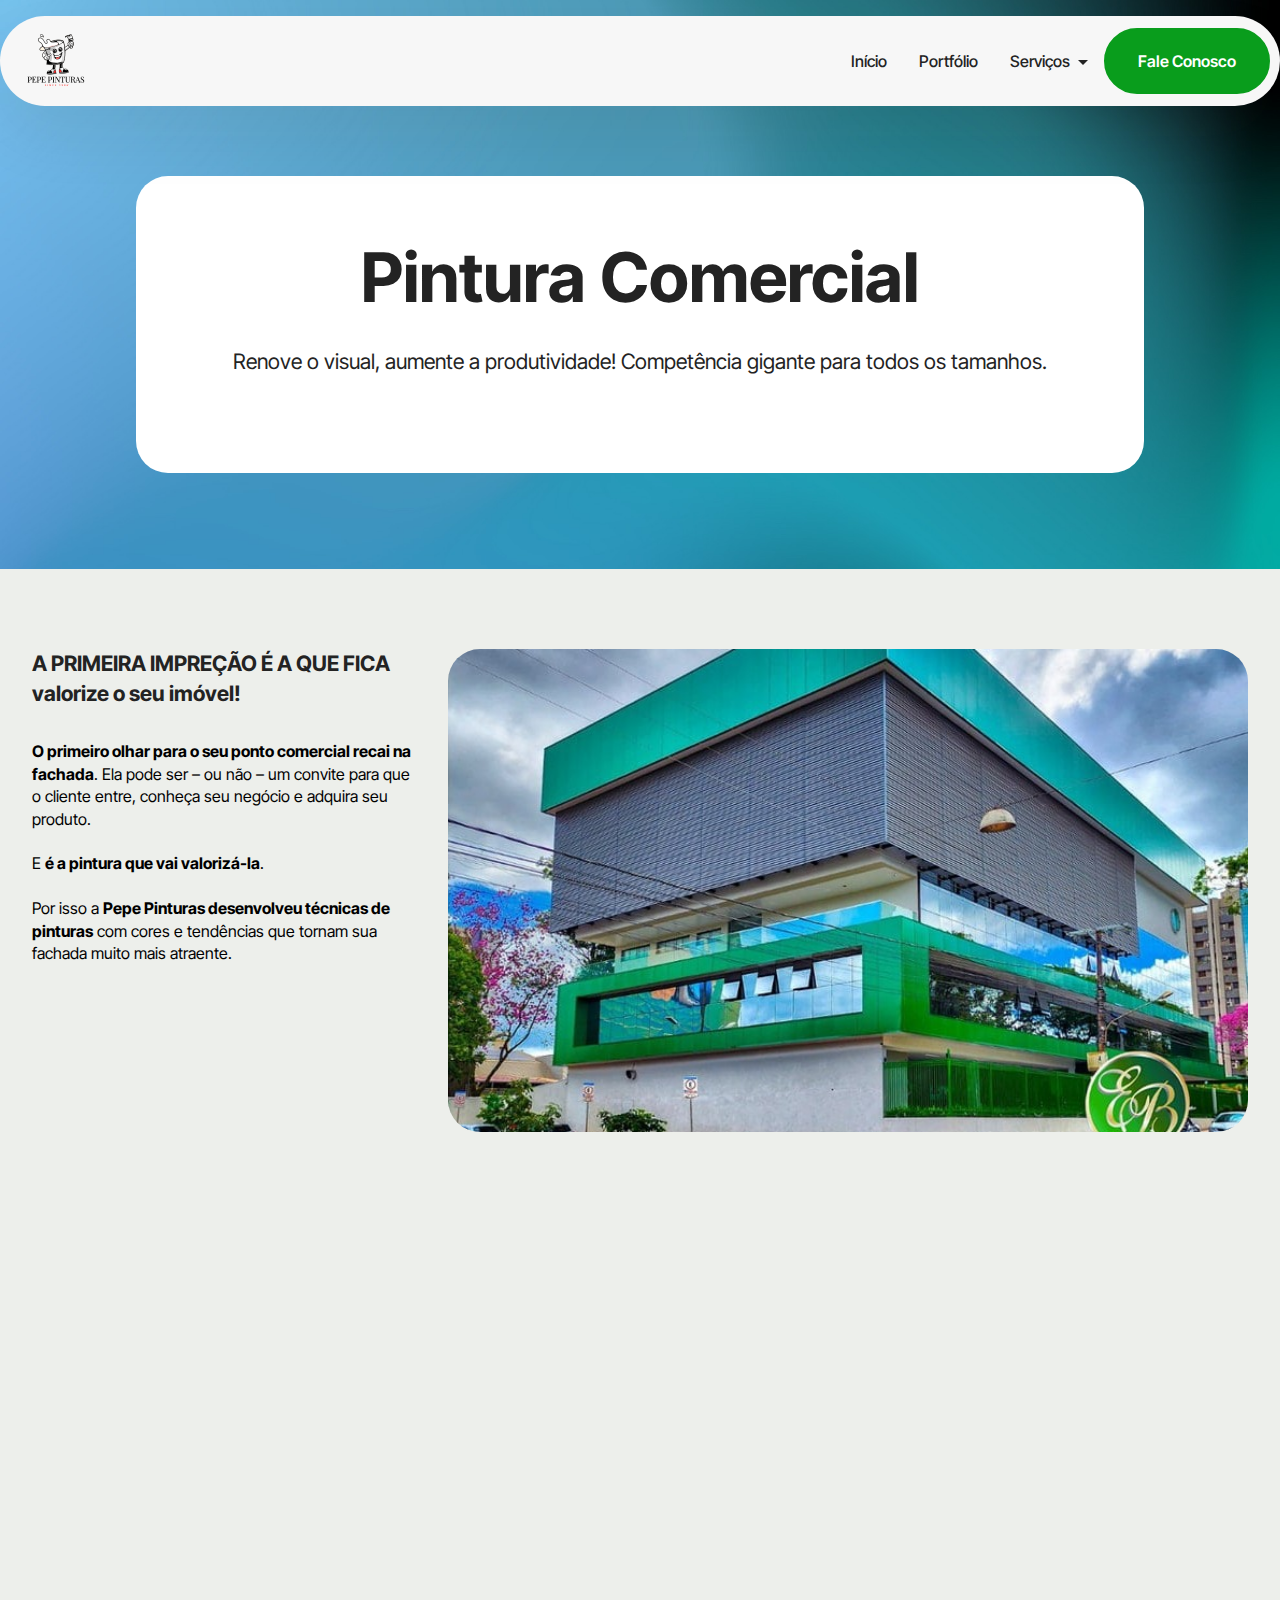
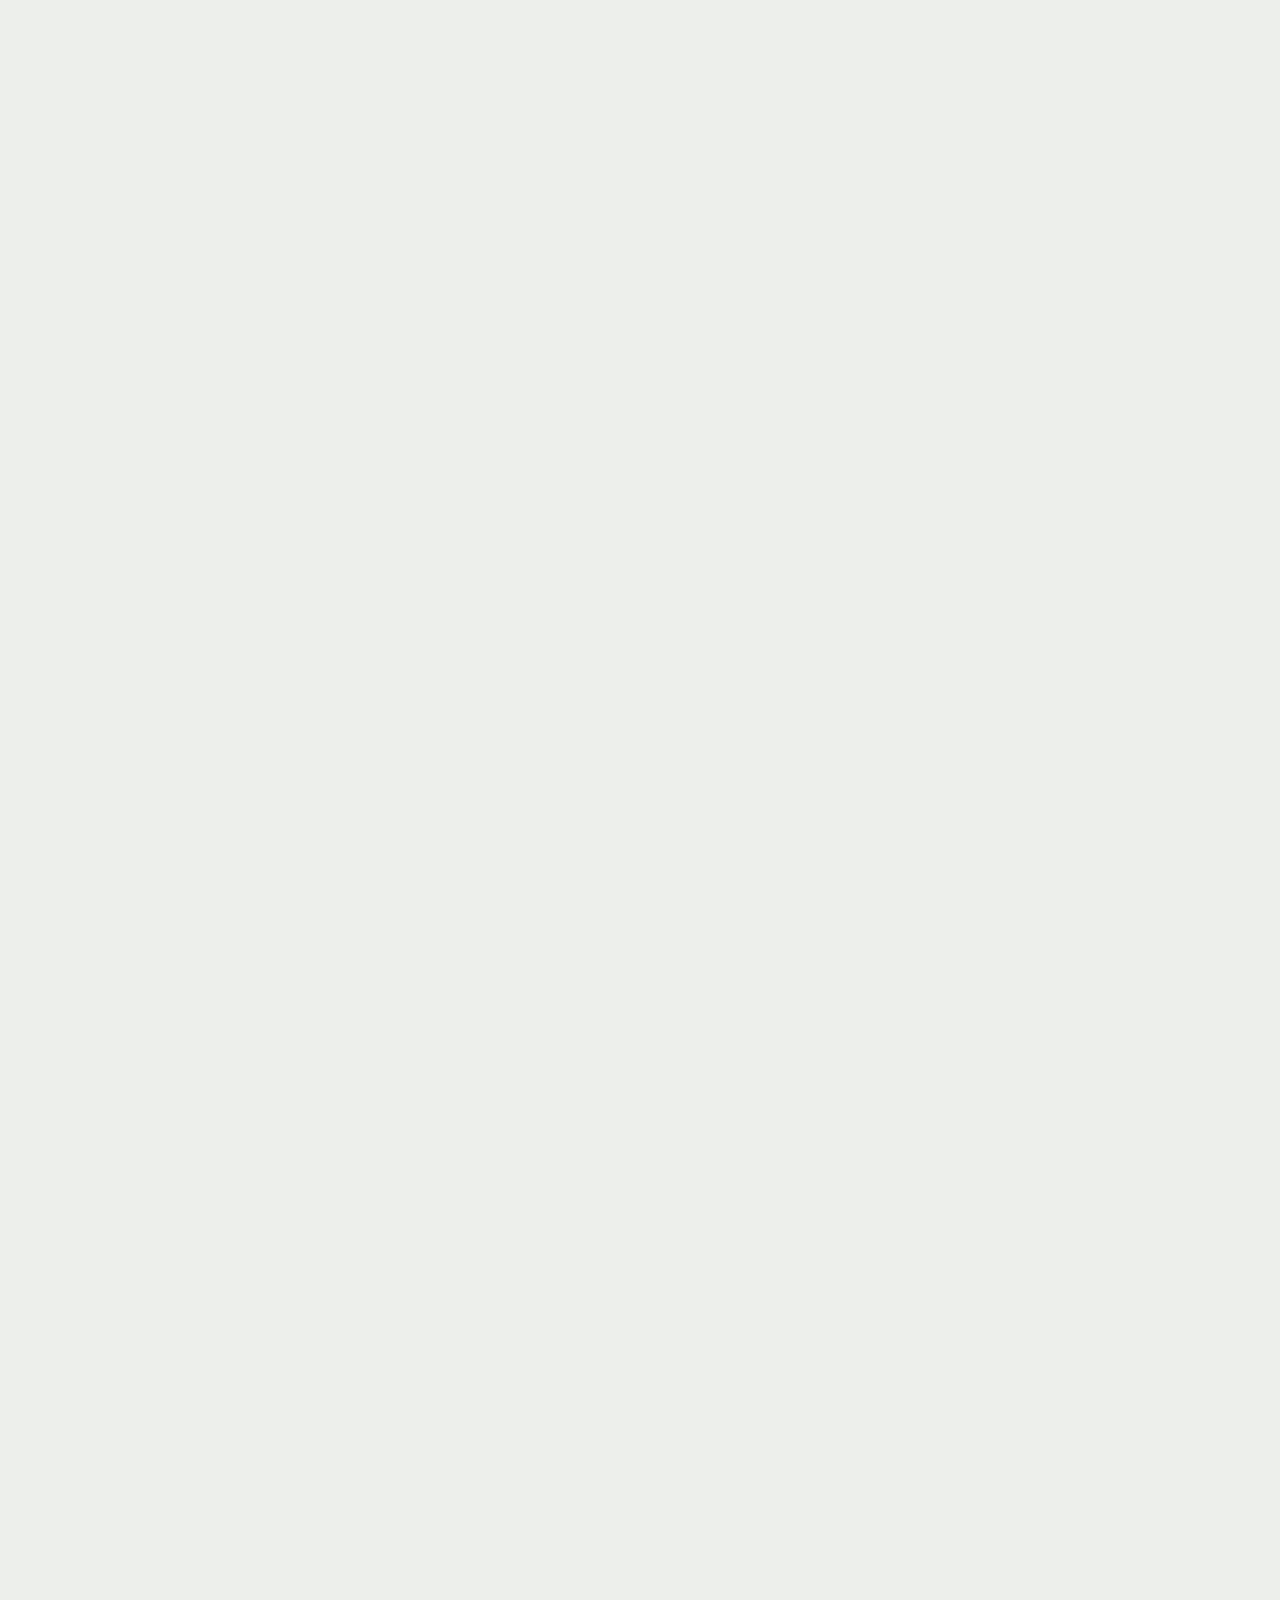
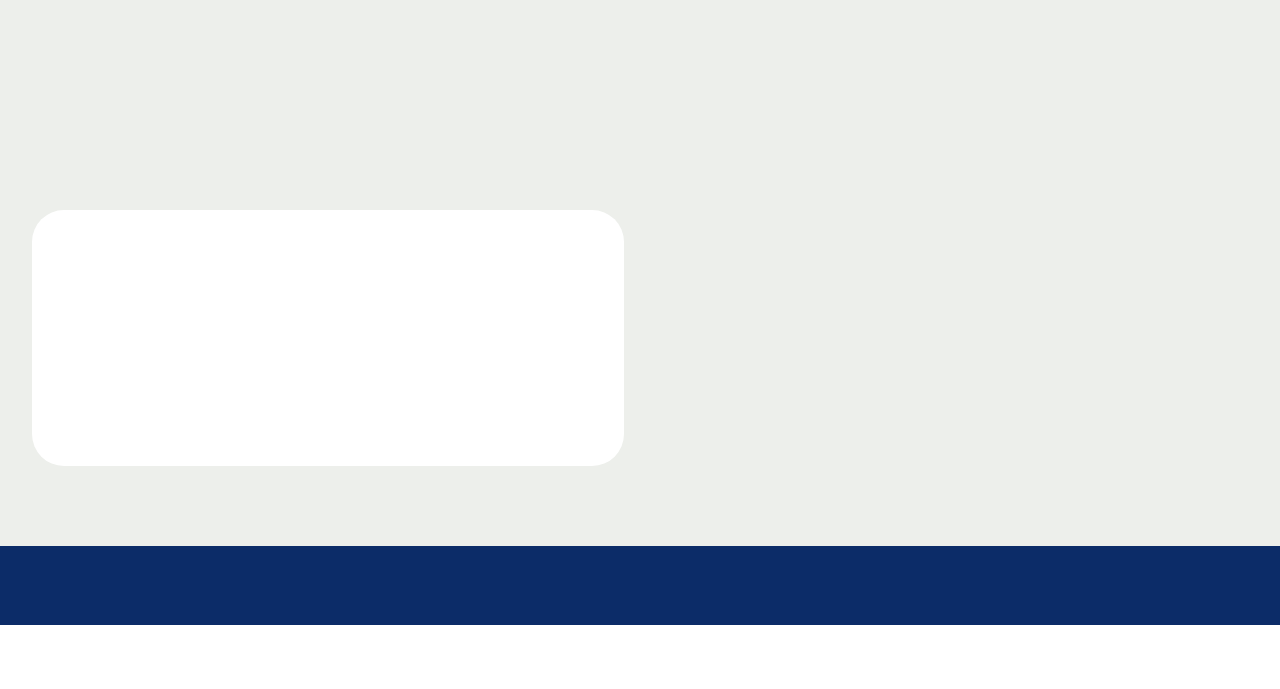
<file: page3.html>
<!DOCTYPE html>
<html  >
<head>
  <!-- Site made with Mobirise Website Builder v6.0.1, https://mobirise.com -->
  <meta charset="UTF-8">
  <meta http-equiv="X-UA-Compatible" content="IE=edge">
  <meta name="generator" content="Mobirise v6.0.1, mobirise.com">
  <meta name="viewport" content="width=device-width, initial-scale=1, minimum-scale=1">
  <link rel="shortcut icon" href="assets/images/balde-since.png-2-160x160.png" type="image/x-icon">
  <meta name="description" content="">
  
  
  <title>Pintura Comercial</title>
  <link rel="stylesheet" href="assets/web/assets/mobirise-icons2/mobirise2.css">
  <link rel="stylesheet" href="assets/bootstrap/css/bootstrap.min.css">
  <link rel="stylesheet" href="assets/bootstrap/css/bootstrap-grid.min.css">
  <link rel="stylesheet" href="assets/bootstrap/css/bootstrap-reboot.min.css">
  <link rel="stylesheet" href="assets/animatecss/animate.css">
  <link rel="stylesheet" href="assets/dropdown/css/style.css">
  <link rel="stylesheet" href="assets/theme/css/style.css">
  <link rel="preload" href="https://fonts.googleapis.com/css?family=Inter+Tight:100,200,300,400,500,600,700,800,900,100i,200i,300i,400i,500i,600i,700i,800i,900i&display=swap" as="style" onload="this.onload=null;this.rel='stylesheet'">
  <noscript><link rel="stylesheet" href="https://fonts.googleapis.com/css?family=Inter+Tight:100,200,300,400,500,600,700,800,900,100i,200i,300i,400i,500i,600i,700i,800i,900i&display=swap"></noscript>
  <link rel="preload" as="style" href="assets/mobirise/css/mbr-additional.css?v=8w4Rg7"><link rel="stylesheet" href="assets/mobirise/css/mbr-additional.css?v=8w4Rg7" type="text/css">

  
  
  
</head>
<body>
  
  <section data-bs-version="5.1" class="menu menu5 cid-uIcHD6NrPa" once="menu" id="menu05-20">
	

	<nav class="navbar navbar-dropdown navbar-expand-lg">
		<div class="container">
			<div class="navbar-brand">
				<span class="navbar-logo">
					<a href="index.html">
						<img src="assets/images/balde-since.png-2-160x160.png" alt="Pepe Pinturas" style="height: 5rem;">
					</a>
				</span>
				
			</div>
			<button class="navbar-toggler" type="button" data-toggle="collapse" data-bs-toggle="collapse" data-target="#navbarSupportedContent" data-bs-target="#navbarSupportedContent" aria-controls="navbarNavAltMarkup" aria-expanded="false" aria-label="Toggle navigation">
				<div class="hamburger">
					<span></span>
					<span></span>
					<span></span>
					<span></span>
				</div>
			</button>
			<div class="collapse navbar-collapse" id="navbarSupportedContent">
				<ul class="navbar-nav nav-dropdown" data-app-modern-menu="true"><li class="nav-item">
						<a class="nav-link link text-black text-primary display-7" href="inicio.html">Início</a>
					</li>
					<li class="nav-item">
						<a class="nav-link link text-black text-primary display-7" href="portifólio.html" aria-expanded="false">Portfólio</a>
					</li>
					<li class="nav-item dropdown">
						<a class="nav-link link text-black dropdown-toggle display-7" href="https://mobiri.se" data-toggle="dropdown-submenu" data-bs-toggle="dropdown" data-bs-auto-close="outside" aria-expanded="false">Serviços</a><div class="dropdown-menu" aria-labelledby="dropdown-494"><a class="text-black dropdown-item text-primary display-7" href="recidencial.html">Pintura Residencial</a><a class="text-black dropdown-item text-primary display-7" href="comercial.html">Pintura Comercial</a><a class="text-black dropdown-item text-primary display-7" href="imobiliaria.html">Entrega para Imobiliária</a><a class="text-black dropdown-item text-primary display-7" href="reparos.html">Reparos</a><a class="text-black show dropdown-item text-primary display-7" href="epoxi.html">Epóxi</a></div>
					</li></ul>
				<div class="navbar-buttons mbr-section-btn"><a class="btn btn-primary display-7" href="fale conosco.html">Fale Conosco</a></div>
			</div>
		</div>
	</nav>
</section>

<section data-bs-version="5.1" class="header14 cid-uIcDBcDBt5" id="header14-1e">
	

	
	
	<div class="container">
		<div class="row justify-content-center">
			<div class="card col-12 col-md-12 col-lg-10">
				<div class="card-wrapper">
					<div class="card-box align-center">
						<h1 class="card-title mbr-fonts-style mb-4 display-1">
							<strong>Pintura Comercial</strong></h1>
						<p class="mbr-text mbr-fonts-style mb-4 display-4">
							Renove o visual, aumente a produtividade! Competência gigante para todos os tamanhos.</p>
						
					</div>
				</div>
			</div>
		</div>
	</div>
</section>

<section data-bs-version="5.1" class="image08 cid-uIcEWnU4SM" id="image08-1n">
  
  
  
  <div class="container">
    <div class="row justify-content-center">
      <div class="col-lg-4">
        <div class="col-12 col-md-12">
          <h5 class="mbr-section-title mbr-fonts-style mt-0 mb-4 display-4"><strong>A PRIMEIRA IMPREÇÃO É A QUE FICA valorize o seu imóvel!</strong></h5>
          <h6 class="mbr-section-subtitle mbr-fonts-style mt-0 mb-4 display-7"><strong>O primeiro olhar para o seu ponto comercial recai na fachada</strong>. Ela pode ser – ou não – um convite para que o cliente entre, conheça seu negócio e adquira seu produto.<br><br> E <strong>é a pintura que vai valorizá-la</strong>.<br><br>
<div>
</div><div>Por isso a <strong>Pepe Pinturas desenvolveu técnicas de pinturas</strong> com cores e tendências que tornam sua fachada muito mais atraente.</div></h6>
          
        </div>
      </div>
      <div class="col-lg-8 side-features">
        <div class="image-wrapper mb-4">
          <img class="w-100" src="assets/images/eb.jpg-2-768x960.jpeg" alt="Mobirise Website Builder">
        </div>
      </div>
    </div>
  </div>
</section>

<section data-bs-version="5.1" class="header13 cid-uIcDEFrxnU" id="header13-1h">
  

  
  

  <div class="align-center container">
    <div class="row justify-content-center">
      <div class="col-md-12 mb-5 content-head">
        <h1 class="mbr-section-title mbr-fonts-style display-5"><strong>Lhe oferecemos os serviços de:</strong></h1>
        
        
      </div>
    </div>

    <div class="row justify-content-center">
      
    </div>
  </div>
</section>

<section data-bs-version="5.1" class="features10 cid-uIcDEV5ay3" id="features010-1i">
  

  
  
  <div class="container">
    
    <div class="row">
      <div class="item features-without-image col-12 col-md-6 col-lg-4">
        <div class="item-wrapper">
          <div class="card-box align-left">
            <div class="iconfont-wrapper mb-3">
              <span class="mbr-iconfont mobi-mbri-success mobi-mbri"></span>
            </div>
            
            <p class="card-text mbr-fonts-style mb-3 display-7"><strong>
              Fachadas, Pisos, paredes e Tetos</strong></p>
            
          </div>
        </div>
      </div>
      <div class="item features-without-image col-12 col-md-6 col-lg-4">
        <div class="item-wrapper">
          <div class="card-box align-left">
            <div class="iconfont-wrapper mb-3">
              <span class="mbr-iconfont mobi-mbri-success mobi-mbri"></span>
            </div>
            
            <p class="card-text mbr-fonts-style mb-3 display-7"><strong>
              Madeiras, Muros, Rufos, Portas</strong></p>
            
          </div>
        </div>
      </div>
      <div class="item features-without-image col-12 col-md-6 col-lg-4">
        <div class="item-wrapper">
          <div class="card-box align-left">
            <div class="iconfont-wrapper mb-3">
              <span class="mbr-iconfont mobi-mbri-success mobi-mbri"></span>
            </div>
            
            <p class="card-text mbr-fonts-style mb-3 display-7"><strong>
              Janelas, Escadas, Corrimões, Portões</strong></p>
            
          </div>
        </div>
      </div>
    </div>
  </div>
</section>

<section data-bs-version="5.1" class="features033 cid-uIcDFlF5ti" id="features033-1j">
	

	
	
	<div class="container">
		<div class="row justify-content-center">
			<div class="col-12 content-head">
				<div class="mbr-section-head mb-5">
					<h4 class="mbr-section-title mbr-fonts-style align-center mb-0 display-5"><strong>Você tem 8&nbsp;</strong>bons motivos para conhecer o trabalho da<strong> Pepe Pinturas</strong></h4>
					
				</div>
			</div>
		</div>
		<div class="row justify-content-center">
			<div class="item features-without-image col-12 col-lg-3 active">
				<div class="item-wrapper">
					
					<div class="card-box">
						<h4 class="card-title mbr-fonts-style mb-0 display-7">
							<strong>Primeiro</strong></h4>
						<h5 class="card-text mbr-fonts-style mt-3 display-7">
							<div>Análise prévia da residencia</div><div>e de suas necessidades.</div>
						</h5>
					</div>
				</div>
			</div>
			<div class="item features-without-image col-12 col-lg-3">
				<div class="item-wrapper">
					
					<div class="card-box">
						<h4 class="card-title mbr-fonts-style mb-0 display-7">
							<strong>Segundo</strong></h4>
						<h5 class="card-text mbr-fonts-style mt-3 display-7">Assessoria completa e
<div>firme no direcionamento
</div><div>de soluções e decisões que
</div><div>impactam investimentos
</div><div>importantes a residencia.</div></h5>
					</div>
				</div>
			</div>
			<div class="item features-without-image col-12 col-lg-3">
				<div class="item-wrapper">
					
					<div class="card-box">
						<h4 class="card-title mbr-fonts-style mb-0 display-7">
							<strong>Terceiro</strong></h4>
						<h5 class="card-text mbr-fonts-style mt-3 display-7">Qualidade de serviços de
<div>uma empresa, com
</div><div>mão de obra qualificada.
						</div></h5>
					</div>
				</div>
			</div>
			<div class="item features-without-image col-12 col-lg-3">
				<div class="item-wrapper">
					
					<div class="card-box">
						<h4 class="card-title mbr-fonts-style mb-0 display-7">
							<strong>Quarto</strong></h4>
						<h5 class="card-text mbr-fonts-style mt-3 display-7">Técnicas avançadas de
<div>pintura.</div></h5>
					</div>
				</div>
			</div>
			<div class="item features-without-image col-12 col-lg-3">
				<div class="item-wrapper">
					
					<div class="card-box">
						<h4 class="card-title mbr-fonts-style mb-0 display-7">
							<strong>Quinto</strong></h4>
						<h5 class="card-text mbr-fonts-style mt-3 display-7">Valorização do imóvel.</h5>
					</div>
				</div>
			</div>
			<div class="item features-without-image col-12 col-lg-3">
				<div class="item-wrapper">
					
					<div class="card-box">
						<h4 class="card-title mbr-fonts-style mb-0 display-7">
							<strong>Sexto</strong></h4>
						<h5 class="card-text mbr-fonts-style mt-3 display-7">Preços competitivos.</h5>
					</div>
				</div>
			</div>

			<div class="item features-without-image col-12 col-lg-3">
				<div class="item-wrapper">
					
					<div class="card-box">
						<h4 class="card-title mbr-fonts-style mb-0 display-7"><strong>Sétimo</strong></h4>
						<h5 class="card-text mbr-fonts-style mt-3 display-7">Garantia dos serviços prestados.</h5>
					</div>
				</div>
			</div>
			
			<div class="item features-without-image col-12 col-lg-3">
				<div class="item-wrapper">
					
					<div class="card-box">
						<h4 class="card-title mbr-fonts-style mb-0 display-7">
							<strong>Nono</strong></h4>
						<h5 class="card-text mbr-fonts-style mt-3 display-7">Atendimento pós-obra.</h5>
					</div>
				</div>
			</div>
		</div>
	</div>
</section>

<section data-bs-version="5.1" class="features017 mbr-embla cid-uIcGQ25IdW" id="features017-1o">
	
	
	<div class="position-relative">
		<div class="container">
			<div class="row justify-content-center">
				<div class="col-12 content-head">
					<div class="mbr-section-head mb-5">
						<h4 class="mbr-section-title mbr-fonts-style align-center mb-0 display-5">
							<strong>Conheça nossos serviços</strong></h4>
						
					</div>
				</div>
			</div>
		</div>

		<div class="embla" data-skip-snaps="true" data-align="center" data-contain-scroll="trimSnaps" data-loop="true" data-auto-play="true" data-auto-play-interval="5" data-draggable="true">
			<div class="embla__viewport container">
				<div class="embla__container">
					<div class="embla__slide slider-image item active" style="margin-left: 1rem; margin-right: 1rem;">
						<div class="slide-content">
							<div class="item-img">
								<div class="item-wrapper">
									<img src="assets/images/photo-3-2025-04-03-16.jpg" alt="Mobirise Website Builder" title="" data-slide-to="0" data-bs-slide-to="0">
								</div>
							</div>
							<div class="item-content">
								<h5 class="item-title mbr-fonts-style display-5">
									<strong>Pintura Residencial</strong></h5>
								
								<p class="mbr-text mbr-fonts-style mt-3 display-7">
									Rapidez e qualidade lado a lado.</p>
							</div>

							
						</div>
					</div><div class="embla__slide slider-image item" style="margin-left: 1rem; margin-right: 1rem;">
						<div class="slide-content">
							<div class="item-img">
								<div class="item-wrapper">
									<img src="assets/images/photo-6-2025-04-03-16-34.jpg" alt="Mobirise Website Builder" title="" data-slide-to="1" data-bs-slide-to="1">
								</div>
							</div>
							<div class="item-content">
								<h5 class="item-title mbr-fonts-style display-5">
									<strong>Pintura Comercial</strong></h5>
								
								<p class="mbr-text mbr-fonts-style mt-3 display-7">
									Competência gigante para todos os tamanhos.</p>
							</div>

							
						</div>
					</div><div class="embla__slide slider-image item" style="margin-left: 1rem; margin-right: 1rem;">
						<div class="slide-content">
							<div class="item-img">
								<div class="item-wrapper">
									<img src="assets/images/photo-2-2025-04-03-16.jpg" alt="Mobirise Website Builder" title="" data-slide-to="2" data-bs-slide-to="2">
								</div>
							</div>
							<div class="item-content">
								<h5 class="item-title mbr-fonts-style display-5">
									<strong>Entrega Imobiliária</strong></h5>
								
								<p class="mbr-text mbr-fonts-style mt-3 display-7">
									Sem surpresas ao entregar um imóvel.</p>
							</div>

							
						</div>
					</div><div class="embla__slide slider-image item" style="margin-left: 1rem; margin-right: 1rem;">
						<div class="slide-content">
							<div class="item-img">
								<div class="item-wrapper">
									<img src="assets/images/photo-5-2025-04-03-16-34.jpg" alt="Mobirise Website Builder" title="" data-slide-to="3" data-bs-slide-to="3">
								</div>
							</div>
							<div class="item-content">
								<h5 class="item-title mbr-fonts-style display-5">
									<strong>Pintura Comercial</strong></h5>
								
								<p class="mbr-text mbr-fonts-style mt-3 display-7">Renove o visual, aumente a produtividade.</p>
							</div>

							
						</div>
					</div><div class="embla__slide slider-image item" style="margin-left: 1rem; margin-right: 1rem;">
						<div class="slide-content">
							<div class="item-img">
								<div class="item-wrapper">
									<img src="assets/images/photo-1-2025-04-03-16-34.jpg" alt="Mobirise Website Builder" title="" data-slide-to="4" data-bs-slide-to="4">
								</div>
							</div>
							<div class="item-content">
								<h5 class="item-title mbr-fonts-style display-5">
									<strong>Piso em Epóxi</strong></h5>
								
								<p class="mbr-text mbr-fonts-style mt-3 display-7">
									Qualidade atestada e mão de obra qualificada.</p>
							</div>

							
						</div>
					</div><div class="embla__slide slider-image item" style="margin-left: 1rem; margin-right: 1rem;">
						<div class="slide-content">
							<div class="item-img">
								<div class="item-wrapper">
									<img src="assets/images/photo-8-2025-04-03-16.jpg" alt="Mobirise Website Builder" title="" data-slide-to="6" data-bs-slide-to="6">
								</div>
							</div>
							<div class="item-content">
								<h5 class="item-title mbr-fonts-style display-5">
									<strong>Decorativa</strong></h5>
								
								<p class="mbr-text mbr-fonts-style mt-3 display-7">Uma textura faz toda a diferença.</p>
							</div>

							
						</div>
					</div>
					
					
					
					
					
					
					
				</div>
			</div>
			<button class="embla__button embla__button--prev">
				<span class="mobi-mbri mobi-mbri-arrow-prev mbr-iconfont" aria-hidden="true"></span>
				<span class="sr-only visually-hidden visually-hidden visually-hidden">Previous</span>
			</button>
			<button class="embla__button embla__button--next">
				<span class="mobi-mbri mobi-mbri-arrow-next mbr-iconfont" aria-hidden="true"></span>
				<span class="sr-only visually-hidden visually-hidden visually-hidden">Next</span>
			</button>
		</div>
	</div>
</section>

<section data-bs-version="5.1" class="features037 cid-uIcDGdnmeu" id="features037-1k">
	
	
	
	<div class="container">
		<div class="row justify-content-center">
			<div class="col-lg-4">
				<div class="col-12 col-md-12">
					<h5 class="mbr-section-title mbr-fonts-style mt-0 mb-4 display-4"><strong>A Pepe pinturas dispõe de uma grande variedade de produtos e marcas, as quais se destacam:</strong></h5>
					<h6 class="mbr-section-subtitle mbr-fonts-style mt-0 mb-4 display-7"></h6>
					
				</div>
			</div>

			<div class="col-lg-8 side-features">
				<div class="item features-without-image col-12 col-md-12 col-lg-6 item-mb active">
					<div class="item-wrapper">
						<div class="item-content align-left">
							
							
							<p class="card-text mbr-fonts-style display-7">Pinturas acrílicas
<br>Pinturas internas em látex
<br>Pinturas esmalte<br>Pinturas com produtos elásticos emborrachados</p>
							
						</div>

					</div>
				</div>
				<div class="item features-without-image col-12 col-md-12 col-lg-6 item-mb">
					<div class="item-wrapper">
						<div class="item-content align-left">
							
							
							<p class="card-text mbr-fonts-style display-7">Pinturas epóxi<br>Pinturas impermeabilizantes
<br>Resinas e conservadores de pedras e tijolos<br>Pistola a ar</p>
							
						</div>

					</div>
				</div>
				
				

			</div>
		</div>
	</div>
</section>

<section data-bs-version="5.1" class="header19 cid-uIcDGtdohg" id="header19-1l">
  

  
  
  <div class="container">
    <div class="row">
      <div class="content-wrap col-12 col-md-8">
        <h1 class="mbr-section-title mbr-fonts-style mb-4 display-1">
          <strong>Faça um orçamento sem compromisso!</strong></h1>
        
        <div class="mbr-section-btn"><a class="btn btn-primary display-7" href="http://wa.me/+5567996524170" target="_blank">Link Direto para o Whatsapp</a></div>
        
      </div>
    </div>
  </div>
</section>

<section data-bs-version="5.1" class="contacts02 map1 cid-uIcEb9SMnC" id="contacts02-1m">

    

    
    <div class="container">
        <div class="row justify-content-center">
            <div class="col-12 content-head">
                <div class="mbr-section-head mb-5">
                    <h3 class="mbr-section-title mbr-fonts-style align-center mb-0 display-2">
                        <strong>Nos encontre</strong></h3>
                    
                </div>
            </div>
        </div>
        <div class="row justify-content-center">
            <div class="card col-12 col-md-12 col-lg-6">
                <div class="card-wrapper">
                    <div class="text-wrapper">
                        <h5 class="cardTitle mbr-fonts-style mb-2 display-5">
                            <strong>Meios de comunicação</strong></h5>
                        <ul class="list mbr-fonts-style display-7">
                            <li class="mbr-text item-wrap">Telefone: <a href="tel:5567999538489" class="text-primary"></a><a href="tel:5567999538489" class="text-primary">+55&nbsp;(67)&nbsp;9 9</a>9538489</li>
                            <li class="mbr-text item-wrap">WhatsApp: <a href="https://wa.me/5567996524170" class="text-primary">+55 (67) 9 9652-4170</a></li>
                            <li class="mbr-text item-wrap">Email: <a href="mailto:pepe.pinturasdourados@gmail.com" class="text-primary">pepe.pinturasdourados@gmail.com</a></li>
                            <li class="mbr-text item-wrap">Endereço: Rua José Stropa, 660, Dourados, Mato Grosso do sul</li>
                            <li class="mbr-text item-wrap">Horário de Funcionamento: 08:00AM - 05:00PM (08:00 - 17:00)</li>
                        </ul>
                    </div>
                </div>
            </div>
            <div class="map-wrapper col-md-12 col-lg-6">
                <div class="google-map"><iframe frameborder="0" style="border:0" src="https://www.google.com/maps/embed?pb=!1m18!1m12!1m3!1d3692.8888382434498!2d-54.81901482470907!3d-22.24429607972686!2m3!1f0!2f0!3f0!3m2!1i1024!2i768!4f13.1!3m3!1m2!1s0x416d590084d7c337%3A0x51dc5005f7cb5812!2sPepe%20Pinturas!5e0!3m2!1spt-BR!2sbr!4v1744474388744!5m2!1spt-BR!2sbr" allowfullscreen=""></iframe></div>
            </div>
        </div>
    </div>
</section>

<section data-bs-version="5.1" class="footer2 cid-uIcBb89cRq" once="footers" id="footer02-1d">
    

    
    

    <div class="container">
        <div class="row">
            <div class="col-12 col-lg-6 center mt-2 mb-3">
                <p class="mbr-fonts-style copyright mb-0 display-7">
                    © Copyright 2025 Pepe Pinturas - Todos os direitos reservados</p>
            </div>
            <div class="col-12 col-lg-6 center">
                <div class="row-links mt-2 mb-3">
                    <ul class="row-links-soc">
                        
                        
                        
                        
                    <li class="row-links-soc-item mbr-fonts-style display-7">
                            <a href="https://www.instagram.com/pepe.pinturasdourados/" class="text-primary" target="_blank">Instagram</a>
                        </li><li class="row-links-soc-item mbr-fonts-style display-7"><a href="https://wa.me/67996524170" class="text-primary">Whatsapp</a></li><li class="row-links-soc-item mbr-fonts-style display-7"><a href="mailto:pepe.pinturasdourados@gmail.com" class="text-primary">Email</a></li><li class="row-links-soc-item mbr-fonts-style display-7"><a href="https://www.facebook.com/pepe.pinturasdourados/?locale=pt_BR" class="text-primary" target="_blank">Facebook</a></li></ul>
                </div>
            </div>
        </div>
    </div>
</section><section class="display-7" style="padding: 0;align-items: center;justify-content: center;flex-wrap: wrap;    align-content: center;display: flex;position: relative;height: 4rem;"><a href="https://mobiri.se/3932734" style="flex: 1 1;height: 4rem;position: absolute;width: 100%;z-index: 1;"><img alt="" style="height: 4rem;" src="[data-uri]"></a><p style="margin: 0;text-align: center;" class="display-7">&#8204;</p><a style="z-index:1" href="https://mobirise.com/drag-drop-website-builder.html">Drag & Drop Website Builder</a></section><script src="assets/bootstrap/js/bootstrap.bundle.min.js"></script>  <script src="assets/smoothscroll/smooth-scroll.js"></script>  <script src="assets/ytplayer/index.js"></script>  <script src="assets/dropdown/js/navbar-dropdown.js"></script>  <script src="assets/embla/embla.min.js"></script>  <script src="assets/embla/script.js"></script>  <script src="assets/theme/js/script.js"></script>  
  
  
  <input name="animation" type="hidden">
  </body>
</html>
</file>
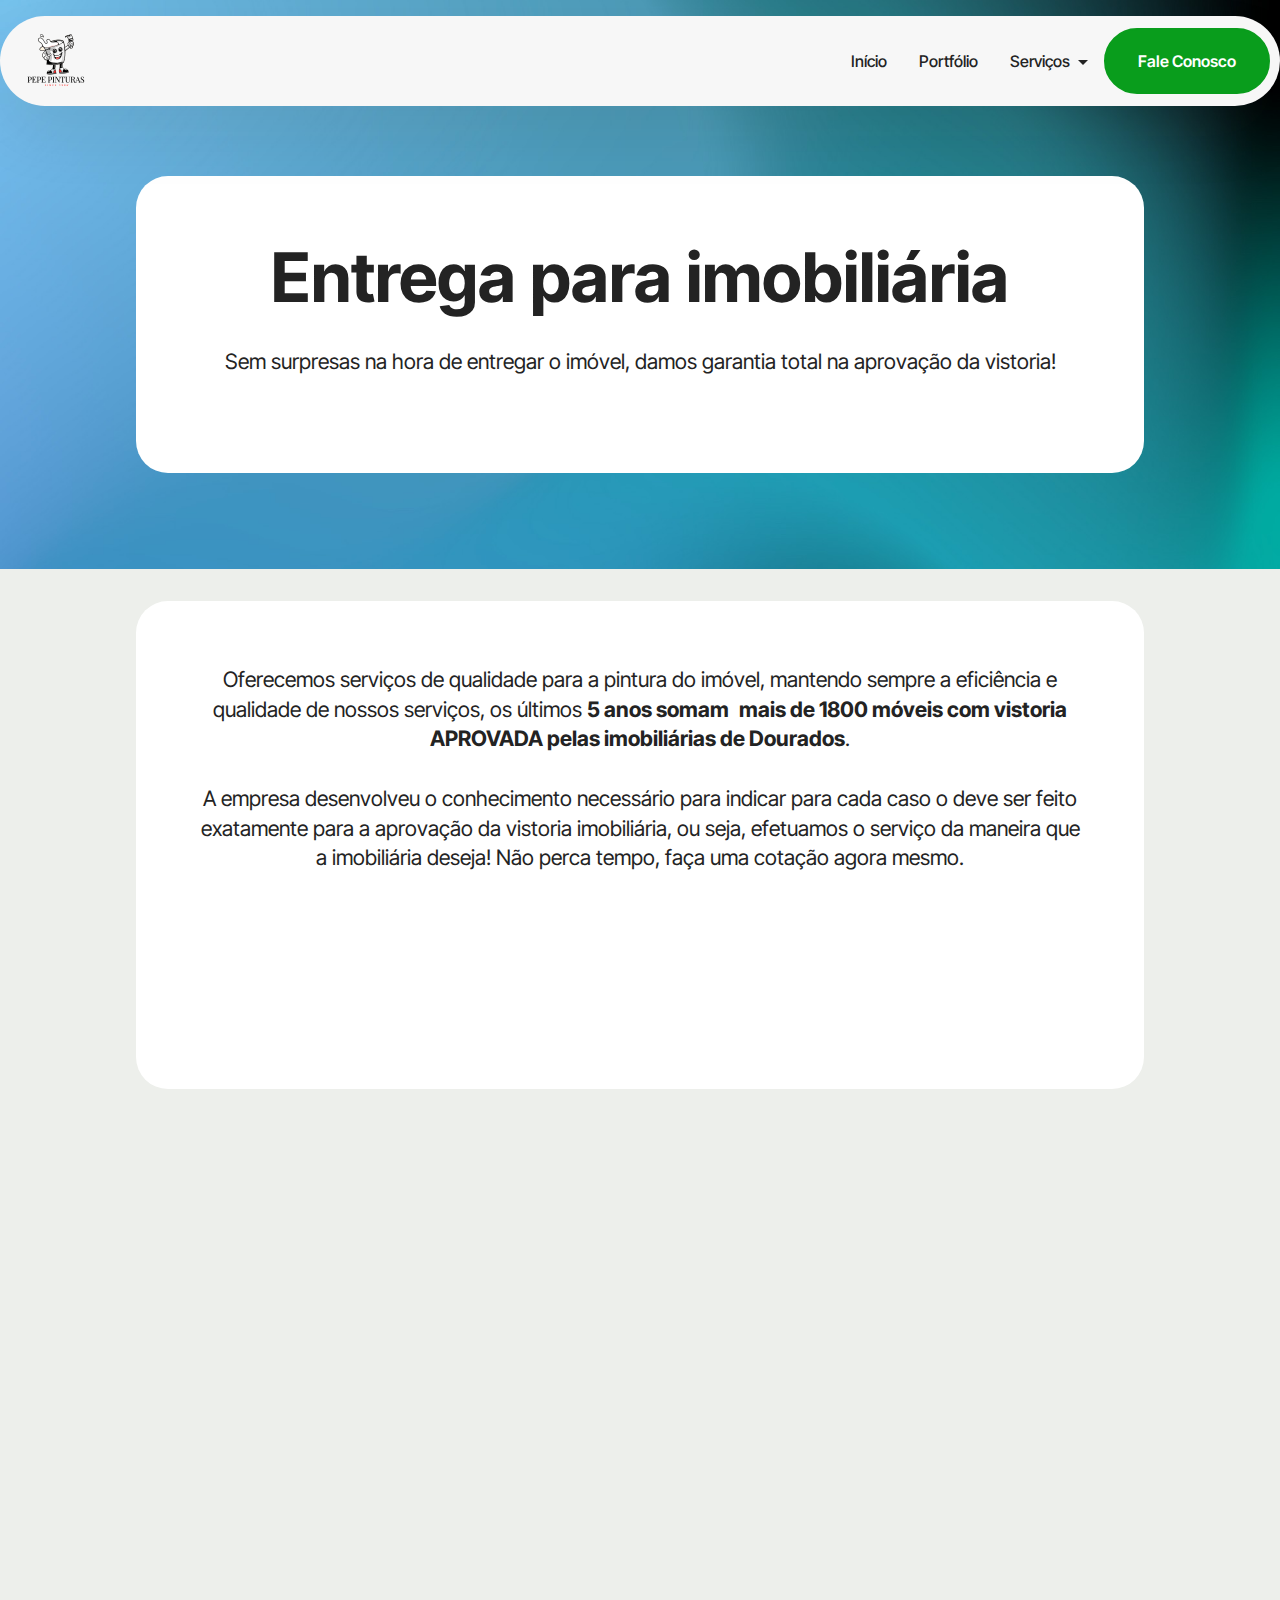
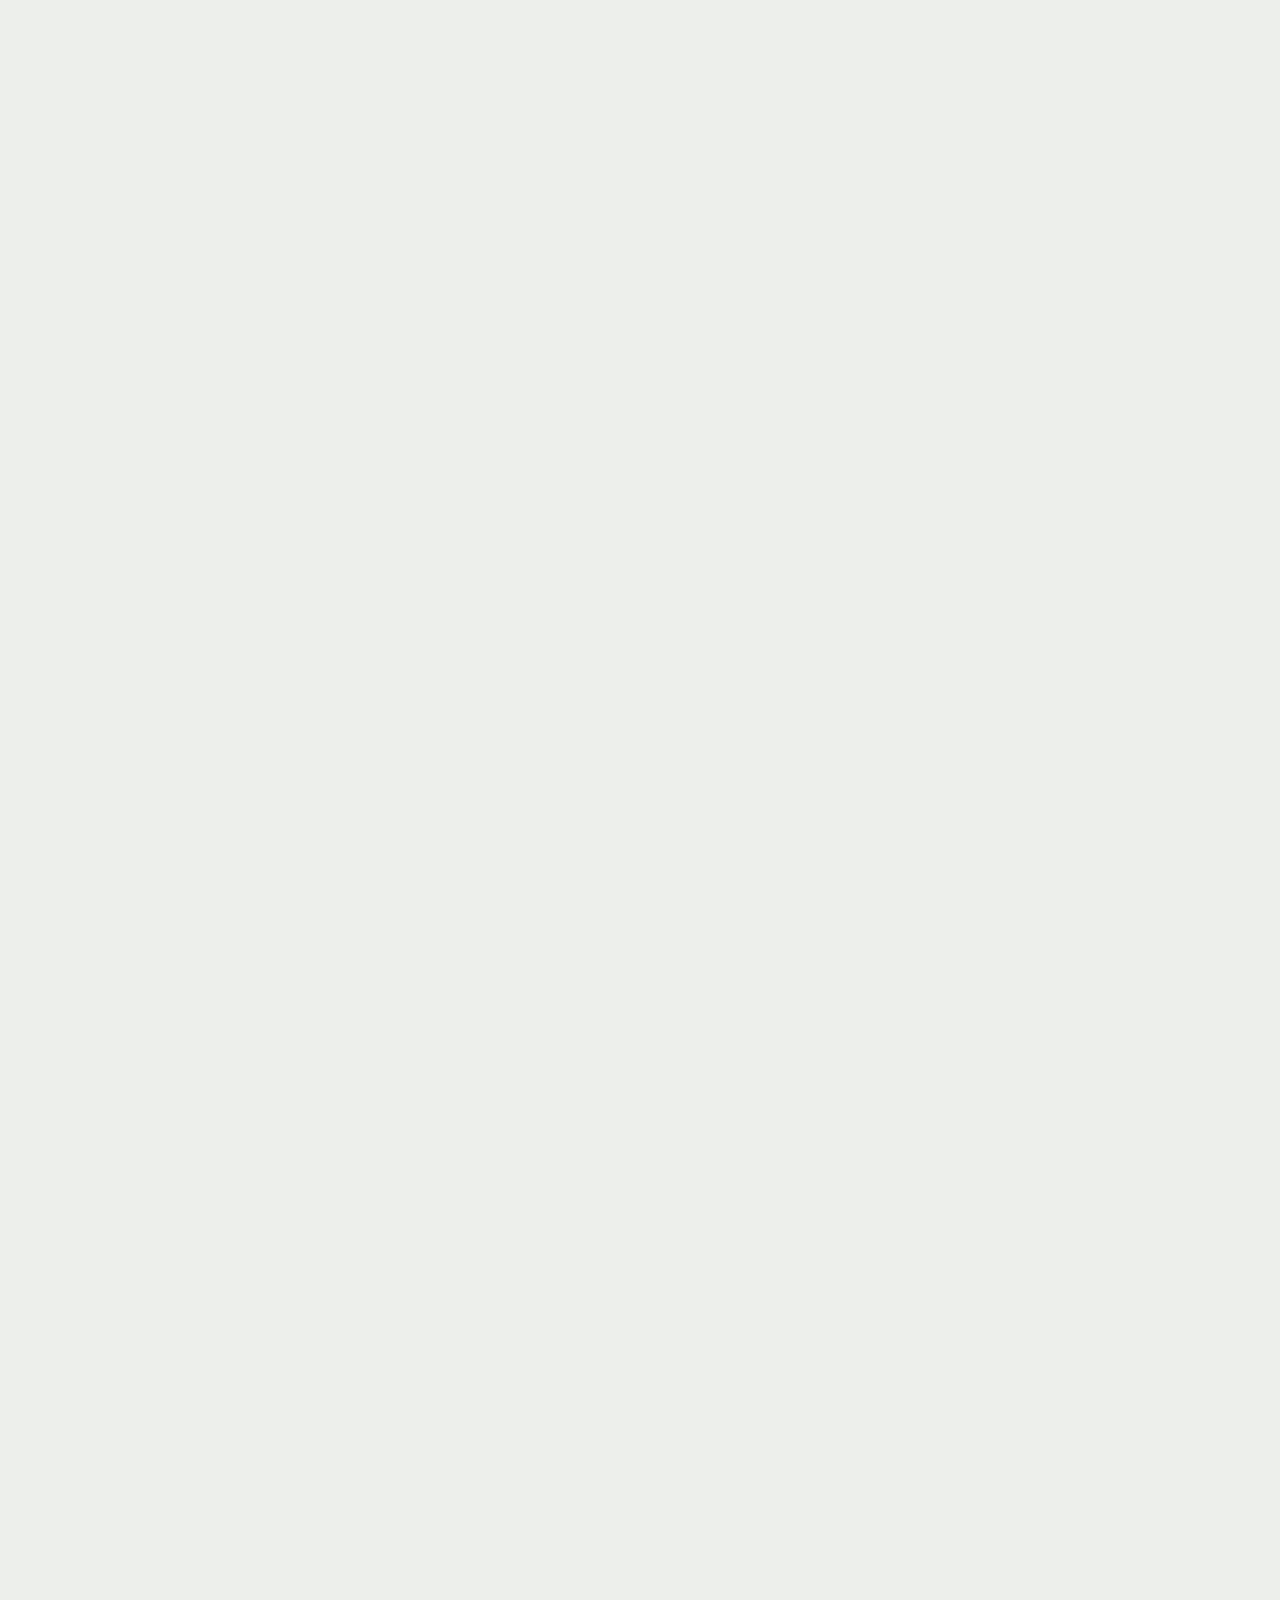
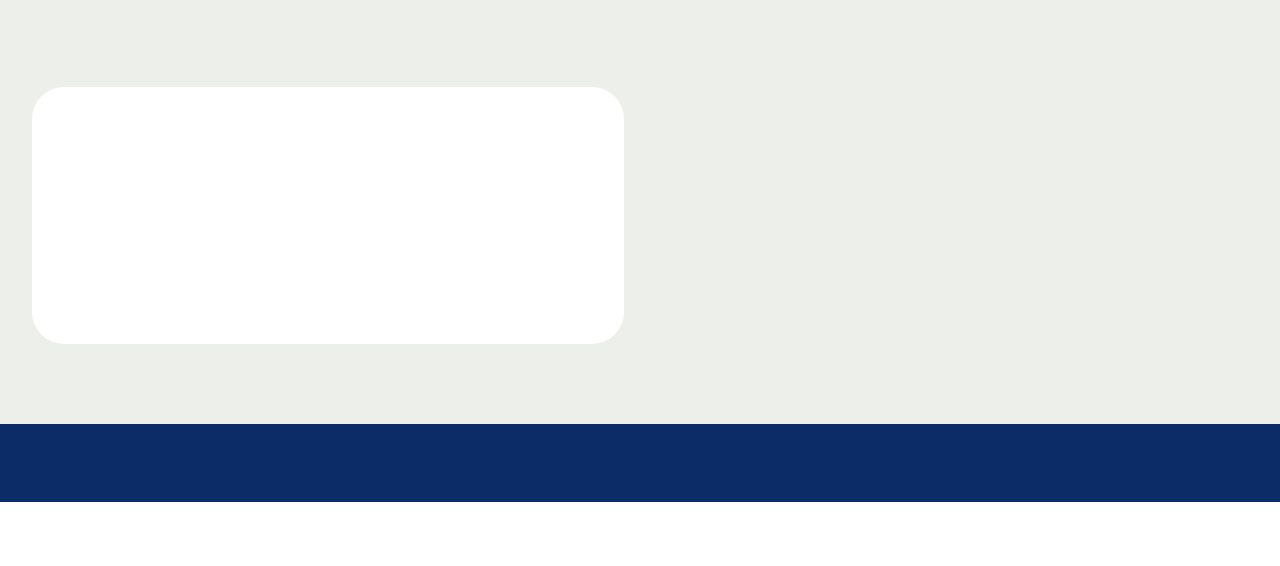
<file: page4.html>
<!DOCTYPE html>
<html  >
<head>
  <!-- Site made with Mobirise Website Builder v6.0.1, https://mobirise.com -->
  <meta charset="UTF-8">
  <meta http-equiv="X-UA-Compatible" content="IE=edge">
  <meta name="generator" content="Mobirise v6.0.1, mobirise.com">
  <meta name="viewport" content="width=device-width, initial-scale=1, minimum-scale=1">
  <link rel="shortcut icon" href="assets/images/balde-since.png-2-160x160.png" type="image/x-icon">
  <meta name="description" content="">
  
  
  <title>Entrega para imobiliaria</title>
  <link rel="stylesheet" href="assets/web/assets/mobirise-icons2/mobirise2.css">
  <link rel="stylesheet" href="assets/bootstrap/css/bootstrap.min.css">
  <link rel="stylesheet" href="assets/bootstrap/css/bootstrap-grid.min.css">
  <link rel="stylesheet" href="assets/bootstrap/css/bootstrap-reboot.min.css">
  <link rel="stylesheet" href="assets/animatecss/animate.css">
  <link rel="stylesheet" href="assets/dropdown/css/style.css">
  <link rel="stylesheet" href="assets/theme/css/style.css">
  <link rel="preload" href="https://fonts.googleapis.com/css?family=Inter+Tight:100,200,300,400,500,600,700,800,900,100i,200i,300i,400i,500i,600i,700i,800i,900i&display=swap" as="style" onload="this.onload=null;this.rel='stylesheet'">
  <noscript><link rel="stylesheet" href="https://fonts.googleapis.com/css?family=Inter+Tight:100,200,300,400,500,600,700,800,900,100i,200i,300i,400i,500i,600i,700i,800i,900i&display=swap"></noscript>
  <link rel="preload" as="style" href="assets/mobirise/css/mbr-additional.css?v=ZQeUfu"><link rel="stylesheet" href="assets/mobirise/css/mbr-additional.css?v=ZQeUfu" type="text/css">

  
  
  
</head>
<body>
  
  <section data-bs-version="5.1" class="menu menu5 cid-uIcHD6NrPa" once="menu" id="menu05-20">
	

	<nav class="navbar navbar-dropdown navbar-expand-lg">
		<div class="container">
			<div class="navbar-brand">
				<span class="navbar-logo">
					<a href="index.html">
						<img src="assets/images/balde-since.png-2-160x160.png" alt="Pepe Pinturas" style="height: 5rem;">
					</a>
				</span>
				
			</div>
			<button class="navbar-toggler" type="button" data-toggle="collapse" data-bs-toggle="collapse" data-target="#navbarSupportedContent" data-bs-target="#navbarSupportedContent" aria-controls="navbarNavAltMarkup" aria-expanded="false" aria-label="Toggle navigation">
				<div class="hamburger">
					<span></span>
					<span></span>
					<span></span>
					<span></span>
				</div>
			</button>
			<div class="collapse navbar-collapse" id="navbarSupportedContent">
				<ul class="navbar-nav nav-dropdown" data-app-modern-menu="true"><li class="nav-item">
						<a class="nav-link link text-black text-primary display-7" href="inicio.html">Início</a>
					</li>
					<li class="nav-item">
						<a class="nav-link link text-black text-primary display-7" href="portifólio.html" aria-expanded="false">Portfólio</a>
					</li>
					<li class="nav-item dropdown">
						<a class="nav-link link text-black dropdown-toggle display-7" href="https://mobiri.se" data-toggle="dropdown-submenu" data-bs-toggle="dropdown" data-bs-auto-close="outside" aria-expanded="false">Serviços</a><div class="dropdown-menu" aria-labelledby="dropdown-494"><a class="text-black dropdown-item text-primary display-7" href="recidencial.html">Pintura Residencial</a><a class="text-black dropdown-item text-primary display-7" href="comercial.html">Pintura Comercial</a><a class="text-black dropdown-item text-primary display-7" href="imobiliaria.html">Entrega para Imobiliária</a><a class="text-black dropdown-item text-primary display-7" href="reparos.html">Reparos</a><a class="text-black show dropdown-item text-primary display-7" href="epoxi.html">Epóxi</a></div>
					</li></ul>
				<div class="navbar-buttons mbr-section-btn"><a class="btn btn-primary display-7" href="fale conosco.html">Fale Conosco</a></div>
			</div>
		</div>
	</nav>
</section>

<section data-bs-version="5.1" class="header14 cid-uIcHuN9rmQ" id="header14-1q">
	

	
	
	<div class="container">
		<div class="row justify-content-center">
			<div class="card col-12 col-md-12 col-lg-10">
				<div class="card-wrapper">
					<div class="card-box align-center">
						<h1 class="card-title mbr-fonts-style mb-4 display-1"><strong>Entrega para imobiliária</strong></h1>
						<p class="mbr-text mbr-fonts-style mb-4 display-4">
							Sem surpresas na hora de entregar o imóvel, damos garantia total na aprovação da vistoria!</p>
						
					</div>
				</div>
			</div>
		</div>
	</div>
</section>

<section data-bs-version="5.1" class="people06 cid-uIcIH6Q1Uh" id="people06-2n">   
    

    
    
    <div class="container">
        <div class="row justify-content-center">
            <div class="card col-12 col-md-12 col-lg-10">
                <div class="card-wrapper">
                    <div class="card-box align-center">
                        <p class="card-text mbr-fonts-style display-4">Oferecemos serviços de qualidade para a pintura do imóvel, mantendo sempre a eficiência e qualidade de nossos serviços, os últimos <strong>5 anos somam</strong>&nbsp;&nbsp;<strong>mais de 1800 móveis com vistoria APROVADA pelas imobiliárias de Dourados</strong>.<br>
<br>A empresa desenvolveu o conhecimento necessário para indicar para cada caso o deve ser feito exatamente para a aprovação da vistoria imobiliária, ou seja, efetuamos o serviço da maneira que a imobiliária deseja! Não perca tempo, faça uma cotação agora mesmo.</p>
                        <div class="img-wrapper mt-4 justify-content-center">
                            <img src="assets/images/balde-since.png-4-160x160.png" alt="" data-slide-to="0" data-bs-slide-to="0">
                        </div>
                        
                    </div>
                </div>
            </div>
        </div>
    </div>
</section>

<section data-bs-version="5.1" class="header13 cid-uIcHuNJGoI" id="header13-1s">
  

  
  

  <div class="align-center container">
    <div class="row justify-content-center">
      <div class="col-md-12 mb-5 content-head">
        <h1 class="mbr-section-title mbr-fonts-style display-5"><strong>Lhe oferecemos os serviços de:</strong></h1>
        
        
      </div>
    </div>

    <div class="row justify-content-center">
      
    </div>
  </div>
</section>

<section data-bs-version="5.1" class="features10 cid-uIcHuO8vUA" id="features010-1t">
  

  
  
  <div class="container">
    
    <div class="row">
      <div class="item features-without-image col-12 col-md-6 col-lg-4">
        <div class="item-wrapper">
          <div class="card-box align-left">
            <div class="iconfont-wrapper mb-3">
              <span class="mbr-iconfont mobi-mbri-success mobi-mbri"></span>
            </div>
            
            <p class="card-text mbr-fonts-style mb-3 display-7"><strong>
              Fachadas, Pisos, paredes e Tetos</strong></p>
            
          </div>
        </div>
      </div>
      <div class="item features-without-image col-12 col-md-6 col-lg-4">
        <div class="item-wrapper">
          <div class="card-box align-left">
            <div class="iconfont-wrapper mb-3">
              <span class="mbr-iconfont mobi-mbri-success mobi-mbri"></span>
            </div>
            
            <p class="card-text mbr-fonts-style mb-3 display-7"><strong>
              Madeiras, Muros, Rufos, Portas</strong></p>
            
          </div>
        </div>
      </div>
      <div class="item features-without-image col-12 col-md-6 col-lg-4">
        <div class="item-wrapper">
          <div class="card-box align-left">
            <div class="iconfont-wrapper mb-3">
              <span class="mbr-iconfont mobi-mbri-success mobi-mbri"></span>
            </div>
            
            <p class="card-text mbr-fonts-style mb-3 display-7"><strong>
              Janelas, Escadas, Corrimões, Portões</strong></p>
            
          </div>
        </div>
      </div>
    </div>
  </div>
</section>

<section data-bs-version="5.1" class="features033 cid-uIcHuOzHbS" id="features033-1u">
	

	
	
	<div class="container">
		<div class="row justify-content-center">
			<div class="col-12 content-head">
				<div class="mbr-section-head mb-5">
					<h4 class="mbr-section-title mbr-fonts-style align-center mb-0 display-5"><strong>Você tem 8&nbsp;</strong>bons motivos para conhecer o trabalho da<strong> Pepe Pinturas</strong></h4>
					
				</div>
			</div>
		</div>
		<div class="row justify-content-center">
			<div class="item features-without-image col-12 col-lg-3 active">
				<div class="item-wrapper">
					
					<div class="card-box">
						<h4 class="card-title mbr-fonts-style mb-0 display-7">
							<strong>Primeiro</strong></h4>
						<h5 class="card-text mbr-fonts-style mt-3 display-7">
							<div>Análise prévia da residencia</div><div>e de suas necessidades.</div>
						</h5>
					</div>
				</div>
			</div>
			<div class="item features-without-image col-12 col-lg-3">
				<div class="item-wrapper">
					
					<div class="card-box">
						<h4 class="card-title mbr-fonts-style mb-0 display-7">
							<strong>Segundo</strong></h4>
						<h5 class="card-text mbr-fonts-style mt-3 display-7">Assessoria completa e
<div>firme no direcionamento
</div><div>de soluções e decisões que
</div><div>impactam investimentos
</div><div>importantes a residencia.</div></h5>
					</div>
				</div>
			</div>
			<div class="item features-without-image col-12 col-lg-3">
				<div class="item-wrapper">
					
					<div class="card-box">
						<h4 class="card-title mbr-fonts-style mb-0 display-7">
							<strong>Terceiro</strong></h4>
						<h5 class="card-text mbr-fonts-style mt-3 display-7">Qualidade de serviços de
<div>uma empresa, com
</div><div>mão de obra qualificada.
						</div></h5>
					</div>
				</div>
			</div>
			<div class="item features-without-image col-12 col-lg-3">
				<div class="item-wrapper">
					
					<div class="card-box">
						<h4 class="card-title mbr-fonts-style mb-0 display-7">
							<strong>Quarto</strong></h4>
						<h5 class="card-text mbr-fonts-style mt-3 display-7">Técnicas avançadas de
<div>pintura.</div></h5>
					</div>
				</div>
			</div>
			<div class="item features-without-image col-12 col-lg-3">
				<div class="item-wrapper">
					
					<div class="card-box">
						<h4 class="card-title mbr-fonts-style mb-0 display-7">
							<strong>Quinto</strong></h4>
						<h5 class="card-text mbr-fonts-style mt-3 display-7">Valorização do imóvel.</h5>
					</div>
				</div>
			</div>
			<div class="item features-without-image col-12 col-lg-3">
				<div class="item-wrapper">
					
					<div class="card-box">
						<h4 class="card-title mbr-fonts-style mb-0 display-7">
							<strong>Sexto</strong></h4>
						<h5 class="card-text mbr-fonts-style mt-3 display-7">Preços competitivos.</h5>
					</div>
				</div>
			</div>

			<div class="item features-without-image col-12 col-lg-3">
				<div class="item-wrapper">
					
					<div class="card-box">
						<h4 class="card-title mbr-fonts-style mb-0 display-7"><strong>Sétimo</strong></h4>
						<h5 class="card-text mbr-fonts-style mt-3 display-7">Garantia dos serviços prestados.</h5>
					</div>
				</div>
			</div>
			
			<div class="item features-without-image col-12 col-lg-3">
				<div class="item-wrapper">
					
					<div class="card-box">
						<h4 class="card-title mbr-fonts-style mb-0 display-7">
							<strong>Nono</strong></h4>
						<h5 class="card-text mbr-fonts-style mt-3 display-7">Atendimento pós-obra.</h5>
					</div>
				</div>
			</div>
		</div>
	</div>
</section>

<section data-bs-version="5.1" class="features017 mbr-embla cid-uIcHuPcryD" id="features017-1v">
	
	
	<div class="position-relative">
		<div class="container">
			<div class="row justify-content-center">
				<div class="col-12 content-head">
					<div class="mbr-section-head mb-5">
						<h4 class="mbr-section-title mbr-fonts-style align-center mb-0 display-5">
							<strong>Conheça nossos serviços</strong></h4>
						
					</div>
				</div>
			</div>
		</div>

		<div class="embla" data-skip-snaps="true" data-align="center" data-contain-scroll="trimSnaps" data-loop="true" data-auto-play="true" data-auto-play-interval="5" data-draggable="true">
			<div class="embla__viewport container">
				<div class="embla__container">
					<div class="embla__slide slider-image item active" style="margin-left: 1rem; margin-right: 1rem;">
						<div class="slide-content">
							<div class="item-img">
								<div class="item-wrapper">
									<img src="assets/images/photo-3-2025-04-03-16.jpg" alt="Mobirise Website Builder" title="" data-slide-to="0" data-bs-slide-to="0">
								</div>
							</div>
							<div class="item-content">
								<h5 class="item-title mbr-fonts-style display-5">
									<strong>Pintura Residencial</strong></h5>
								
								<p class="mbr-text mbr-fonts-style mt-3 display-7">
									Rapidez e qualidade lado a lado.</p>
							</div>

							
						</div>
					</div><div class="embla__slide slider-image item" style="margin-left: 1rem; margin-right: 1rem;">
						<div class="slide-content">
							<div class="item-img">
								<div class="item-wrapper">
									<img src="assets/images/photo-6-2025-04-03-16-34.jpg" alt="Mobirise Website Builder" title="" data-slide-to="1" data-bs-slide-to="1">
								</div>
							</div>
							<div class="item-content">
								<h5 class="item-title mbr-fonts-style display-5">
									<strong>Pintura Comercial</strong></h5>
								
								<p class="mbr-text mbr-fonts-style mt-3 display-7">
									Competência gigante para todos os tamanhos.</p>
							</div>

							
						</div>
					</div><div class="embla__slide slider-image item" style="margin-left: 1rem; margin-right: 1rem;">
						<div class="slide-content">
							<div class="item-img">
								<div class="item-wrapper">
									<img src="assets/images/photo-2-2025-04-03-16.jpg" alt="Mobirise Website Builder" title="" data-slide-to="2" data-bs-slide-to="2">
								</div>
							</div>
							<div class="item-content">
								<h5 class="item-title mbr-fonts-style display-5">
									<strong>Entrega Imobiliária</strong></h5>
								
								<p class="mbr-text mbr-fonts-style mt-3 display-7">
									Sem surpresas ao entregar um imóvel.</p>
							</div>

							
						</div>
					</div><div class="embla__slide slider-image item" style="margin-left: 1rem; margin-right: 1rem;">
						<div class="slide-content">
							<div class="item-img">
								<div class="item-wrapper">
									<img src="assets/images/photo-5-2025-04-03-16-34.jpg" alt="Mobirise Website Builder" title="" data-slide-to="3" data-bs-slide-to="3">
								</div>
							</div>
							<div class="item-content">
								<h5 class="item-title mbr-fonts-style display-5">
									<strong>Pintura Comercial</strong></h5>
								
								<p class="mbr-text mbr-fonts-style mt-3 display-7">Renove o visual, aumente a produtividade.</p>
							</div>

							
						</div>
					</div><div class="embla__slide slider-image item" style="margin-left: 1rem; margin-right: 1rem;">
						<div class="slide-content">
							<div class="item-img">
								<div class="item-wrapper">
									<img src="assets/images/photo-1-2025-04-03-16-34.jpg" alt="Mobirise Website Builder" title="" data-slide-to="4" data-bs-slide-to="4">
								</div>
							</div>
							<div class="item-content">
								<h5 class="item-title mbr-fonts-style display-5">
									<strong>Piso em Epóxi</strong></h5>
								
								<p class="mbr-text mbr-fonts-style mt-3 display-7">
									Qualidade atestada e mão de obra qualificada.</p>
							</div>

							
						</div>
					</div><div class="embla__slide slider-image item" style="margin-left: 1rem; margin-right: 1rem;">
						<div class="slide-content">
							<div class="item-img">
								<div class="item-wrapper">
									<img src="assets/images/photo-8-2025-04-03-16.jpg" alt="Mobirise Website Builder" title="" data-slide-to="6" data-bs-slide-to="6">
								</div>
							</div>
							<div class="item-content">
								<h5 class="item-title mbr-fonts-style display-5">
									<strong>Decorativa</strong></h5>
								
								<p class="mbr-text mbr-fonts-style mt-3 display-7">Uma textura faz toda a diferença.</p>
							</div>

							
						</div>
					</div>
					
					
					
					
					
					
					
				</div>
			</div>
			<button class="embla__button embla__button--prev">
				<span class="mobi-mbri mobi-mbri-arrow-prev mbr-iconfont" aria-hidden="true"></span>
				<span class="sr-only visually-hidden visually-hidden visually-hidden">Previous</span>
			</button>
			<button class="embla__button embla__button--next">
				<span class="mobi-mbri mobi-mbri-arrow-next mbr-iconfont" aria-hidden="true"></span>
				<span class="sr-only visually-hidden visually-hidden visually-hidden">Next</span>
			</button>
		</div>
	</div>
</section>

<section data-bs-version="5.1" class="features037 cid-uIcHuQ1gJZ" id="features037-1w">
	
	
	
	<div class="container">
		<div class="row justify-content-center">
			<div class="col-lg-4">
				<div class="col-12 col-md-12">
					<h5 class="mbr-section-title mbr-fonts-style mt-0 mb-4 display-4"><strong>A Pepe pinturas dispõe de uma grande variedade de produtos e marcas, as quais se destacam:</strong></h5>
					<h6 class="mbr-section-subtitle mbr-fonts-style mt-0 mb-4 display-7"></h6>
					
				</div>
			</div>

			<div class="col-lg-8 side-features">
				<div class="item features-without-image col-12 col-md-12 col-lg-6 item-mb active">
					<div class="item-wrapper">
						<div class="item-content align-left">
							
							
							<p class="card-text mbr-fonts-style display-7">Pinturas acrílicas
<br>Pinturas internas em látex
<br>Pinturas esmalte<br>Pinturas com produtos elásticos emborrachados</p>
							
						</div>

					</div>
				</div>
				<div class="item features-without-image col-12 col-md-12 col-lg-6 item-mb">
					<div class="item-wrapper">
						<div class="item-content align-left">
							
							
							<p class="card-text mbr-fonts-style display-7">Pinturas epóxi<br>Pinturas impermeabilizantes
<br>Resinas e conservadores de pedras e tijolos<br>Pistola a ar</p>
							
						</div>

					</div>
				</div>
				
				

			</div>
		</div>
	</div>
</section>

<section data-bs-version="5.1" class="header19 cid-uIcHuQok7Q" id="header19-1x">
  

  
  
  <div class="container">
    <div class="row">
      <div class="content-wrap col-12 col-md-8">
        <h1 class="mbr-section-title mbr-fonts-style mb-4 display-1">
          <strong>Faça um orçamento sem compromisso!</strong></h1>
        
        <div class="mbr-section-btn"><a class="btn btn-primary display-7" href="http://wa.me/+5567996524170" target="_blank">Link Direto para o Whatsapp</a></div>
        
      </div>
    </div>
  </div>
</section>

<section data-bs-version="5.1" class="contacts02 map1 cid-uIcHuQOGzR" id="contacts02-1y">

    

    
    <div class="container">
        <div class="row justify-content-center">
            <div class="col-12 content-head">
                <div class="mbr-section-head mb-5">
                    <h3 class="mbr-section-title mbr-fonts-style align-center mb-0 display-2">
                        <strong>Nos encontre</strong></h3>
                    
                </div>
            </div>
        </div>
        <div class="row justify-content-center">
            <div class="card col-12 col-md-12 col-lg-6">
                <div class="card-wrapper">
                    <div class="text-wrapper">
                        <h5 class="cardTitle mbr-fonts-style mb-2 display-5">
                            <strong>Meios de comunicação</strong></h5>
                        <ul class="list mbr-fonts-style display-7">
                            <li class="mbr-text item-wrap">Telefone: <a href="tel:5567999538489" class="text-primary"></a><a href="tel:5567999538489" class="text-primary">+55&nbsp;(67)&nbsp;9 9</a>9538489</li>
                            <li class="mbr-text item-wrap">WhatsApp: <a href="https://wa.me/5567996524170" class="text-primary">+55 (67) 9 9652-4170</a></li>
                            <li class="mbr-text item-wrap">Email: <a href="mailto:pepe.pinturasdourados@gmail.com" class="text-primary">pepe.pinturasdourados@gmail.com</a></li>
                            <li class="mbr-text item-wrap">Endereço: Rua José Stropa, 660, Dourados, Mato Grosso do sul</li>
                            <li class="mbr-text item-wrap">Horário de Funcionamento: 08:00AM - 05:00PM (08:00 - 17:00)</li>
                        </ul>
                    </div>
                </div>
            </div>
            <div class="map-wrapper col-md-12 col-lg-6">
                <div class="google-map"><iframe frameborder="0" style="border:0" src="https://www.google.com/maps/embed?pb=!1m18!1m12!1m3!1d3692.8888382434498!2d-54.81901482470907!3d-22.24429607972686!2m3!1f0!2f0!3f0!3m2!1i1024!2i768!4f13.1!3m3!1m2!1s0x416d590084d7c337%3A0x51dc5005f7cb5812!2sPepe%20Pinturas!5e0!3m2!1spt-BR!2sbr!4v1744474388744!5m2!1spt-BR!2sbr" allowfullscreen=""></iframe></div>
            </div>
        </div>
    </div>
</section>

<section data-bs-version="5.1" class="footer2 cid-uIcHuRbyxw" once="footers" id="footer02-1z">
    

    
    

    <div class="container">
        <div class="row">
            <div class="col-12 col-lg-6 center mt-2 mb-3">
                <p class="mbr-fonts-style copyright mb-0 display-7">
                    © Copyright 2025 Pepe Pinturas - Todos os direitos reservados</p>
            </div>
            <div class="col-12 col-lg-6 center">
                <div class="row-links mt-2 mb-3">
                    <ul class="row-links-soc">
                        
                        
                        
                        
                    <li class="row-links-soc-item mbr-fonts-style display-7">
                            <a href="https://www.instagram.com/pepe.pinturasdourados/" class="text-primary" target="_blank">Instagram</a>
                        </li><li class="row-links-soc-item mbr-fonts-style display-7"><a href="https://wa.me/67996524170" class="text-primary">Whatsapp</a></li><li class="row-links-soc-item mbr-fonts-style display-7"><a href="mailto:pepe.pinturasdourados@gmail.com" class="text-primary">Email</a></li><li class="row-links-soc-item mbr-fonts-style display-7"><a href="https://www.facebook.com/pepe.pinturasdourados/?locale=pt_BR" class="text-primary" target="_blank">Facebook</a></li></ul>
                </div>
            </div>
        </div>
    </div>
</section><section class="display-7" style="padding: 0;align-items: center;justify-content: center;flex-wrap: wrap;    align-content: center;display: flex;position: relative;height: 4rem;"><a href="https://mobiri.se/3932734" style="flex: 1 1;height: 4rem;position: absolute;width: 100%;z-index: 1;"><img alt="" style="height: 4rem;" src="[data-uri]"></a><p style="margin: 0;text-align: center;" class="display-7">&#8204;</p><a style="z-index:1" href="https://mobirise.com/builder/ai-website-creator.html">Best AI Website Creator</a></section><script src="assets/bootstrap/js/bootstrap.bundle.min.js"></script>  <script src="assets/smoothscroll/smooth-scroll.js"></script>  <script src="assets/ytplayer/index.js"></script>  <script src="assets/dropdown/js/navbar-dropdown.js"></script>  <script src="assets/embla/embla.min.js"></script>  <script src="assets/embla/script.js"></script>  <script src="assets/theme/js/script.js"></script>  
  
  
  <input name="animation" type="hidden">
  </body>
</html>
</file>
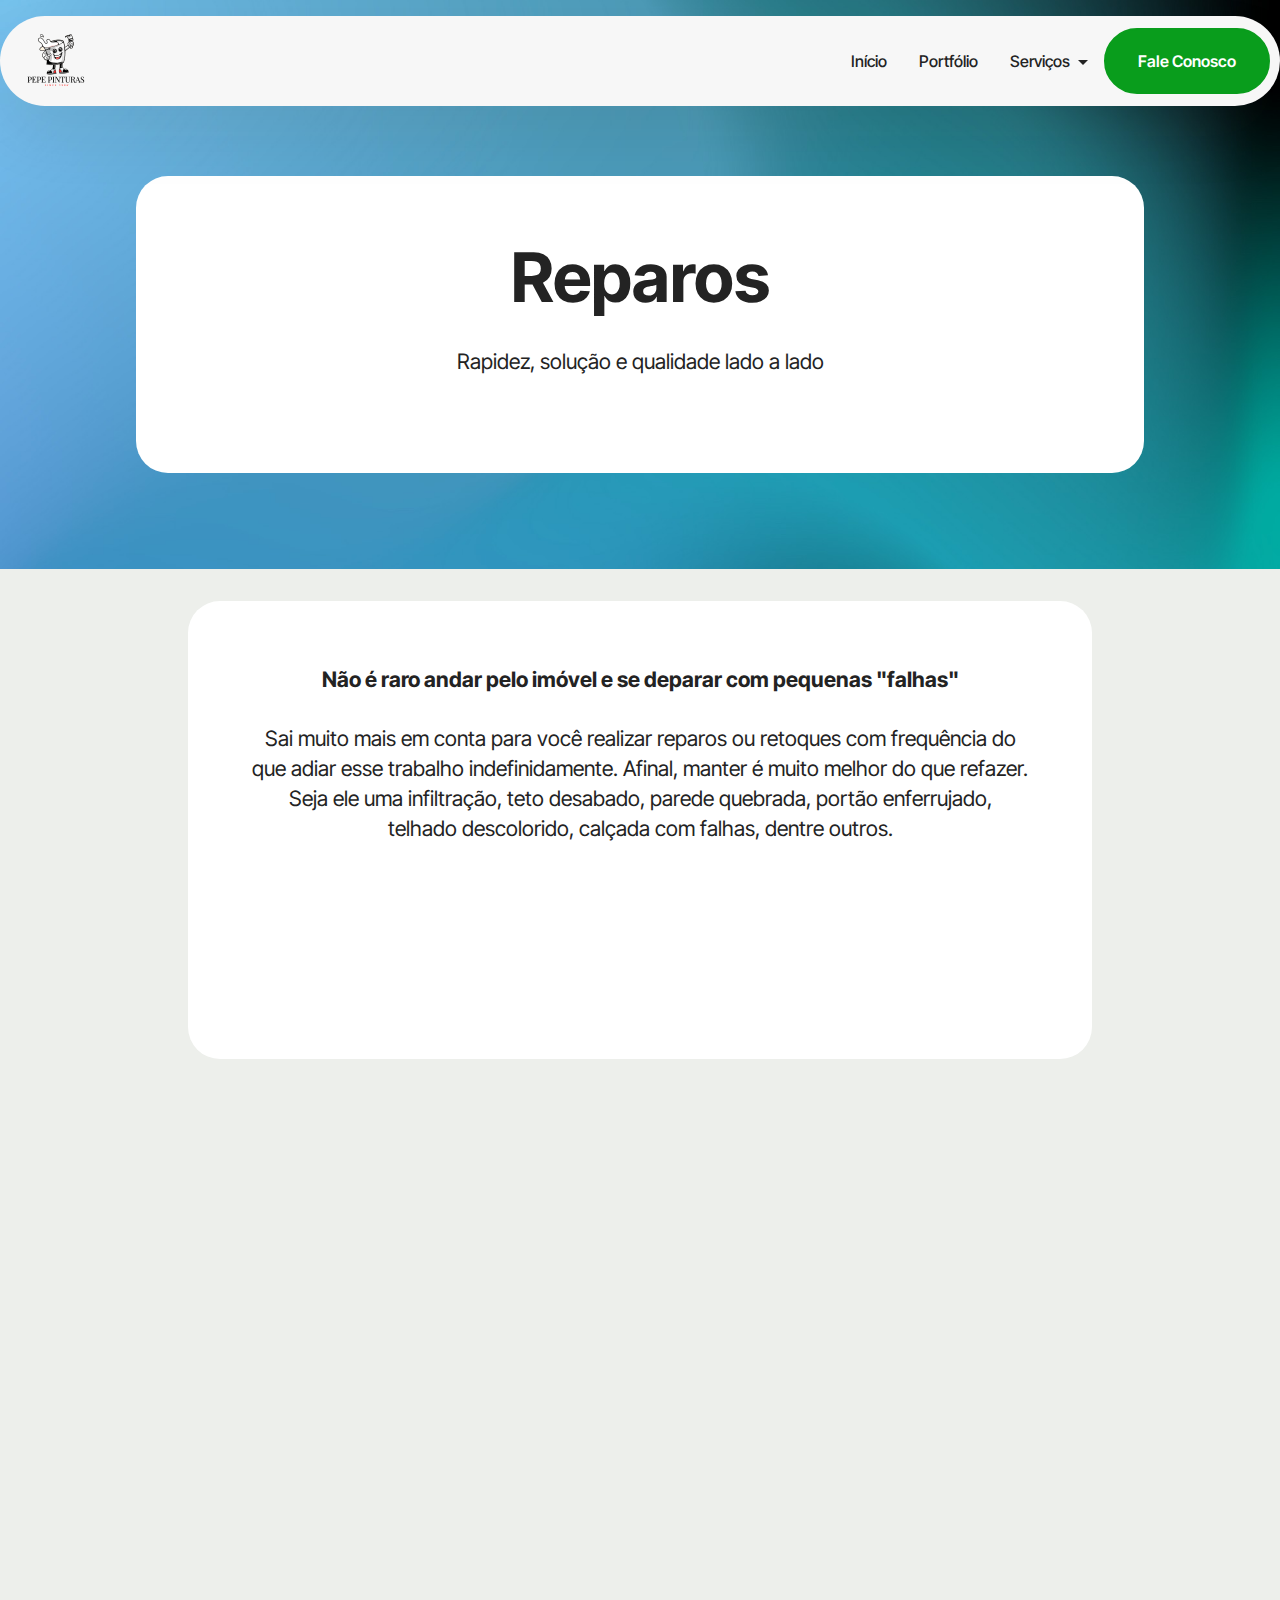
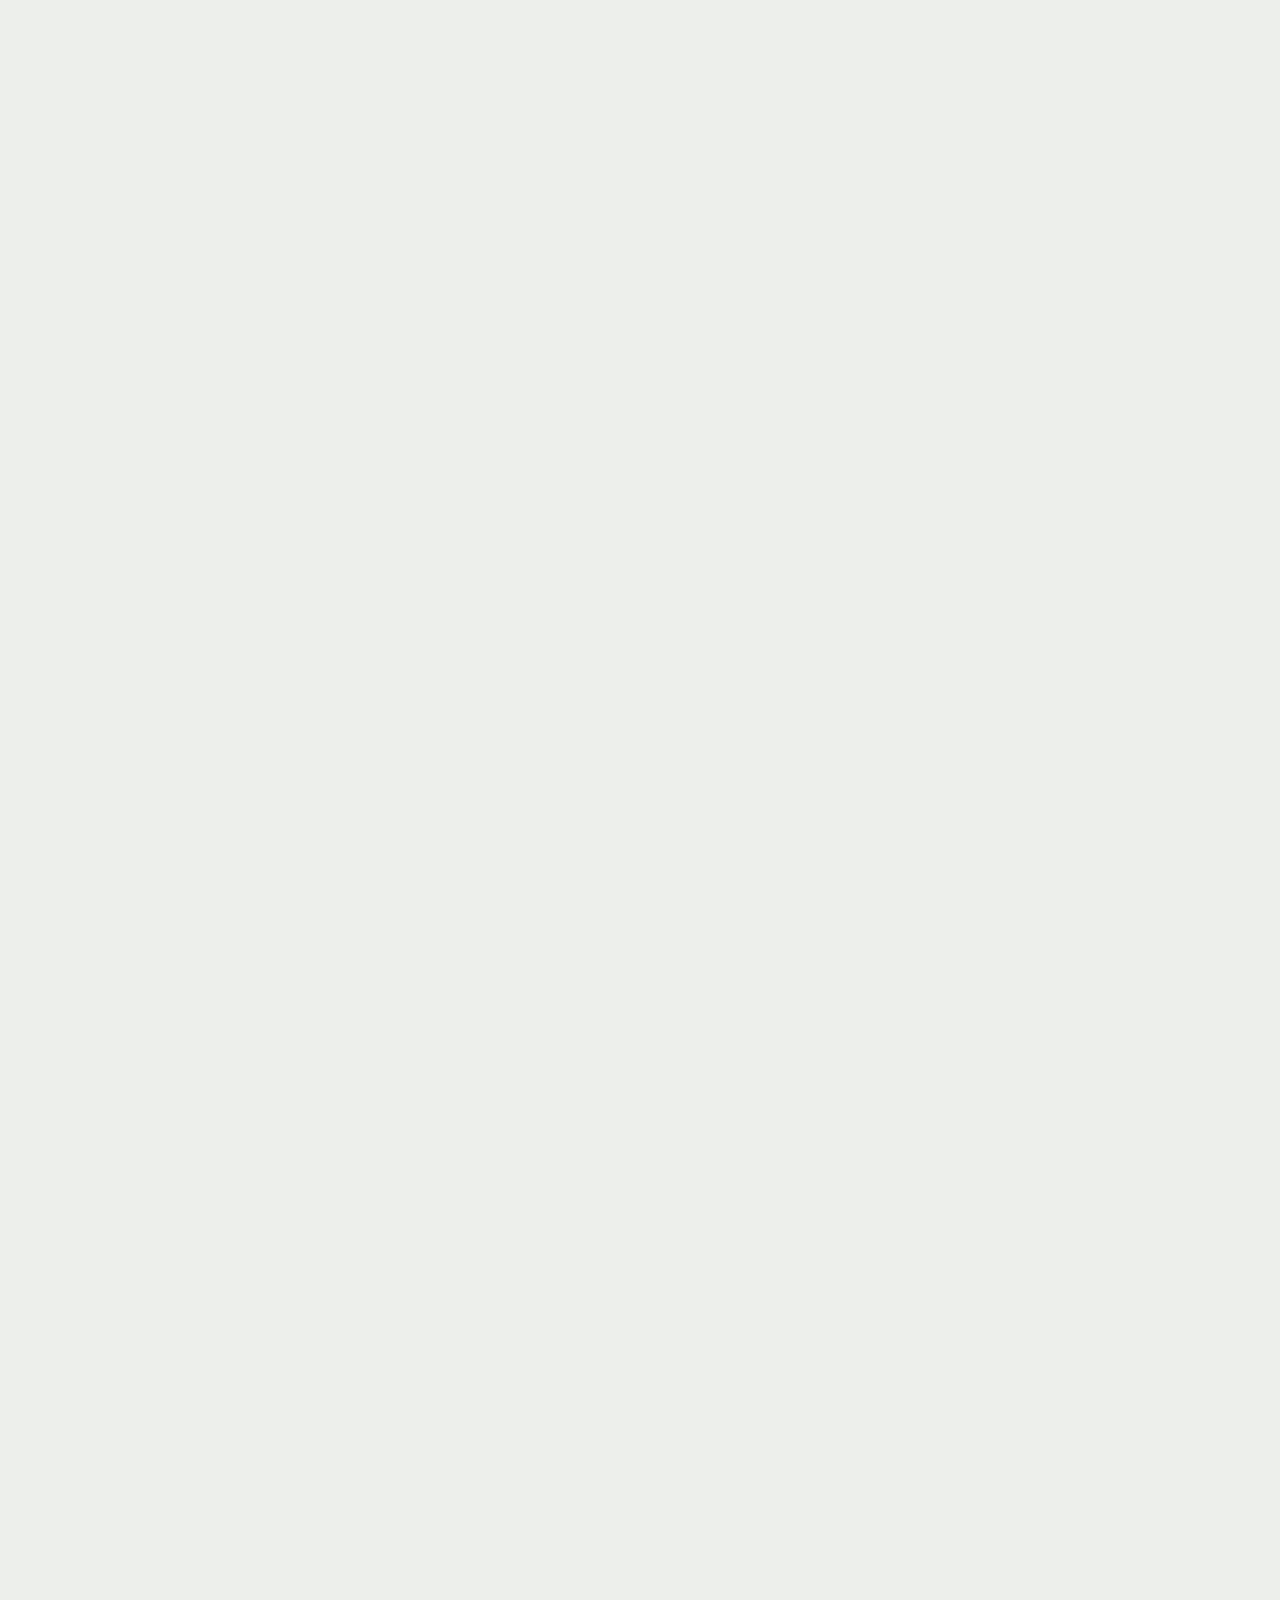
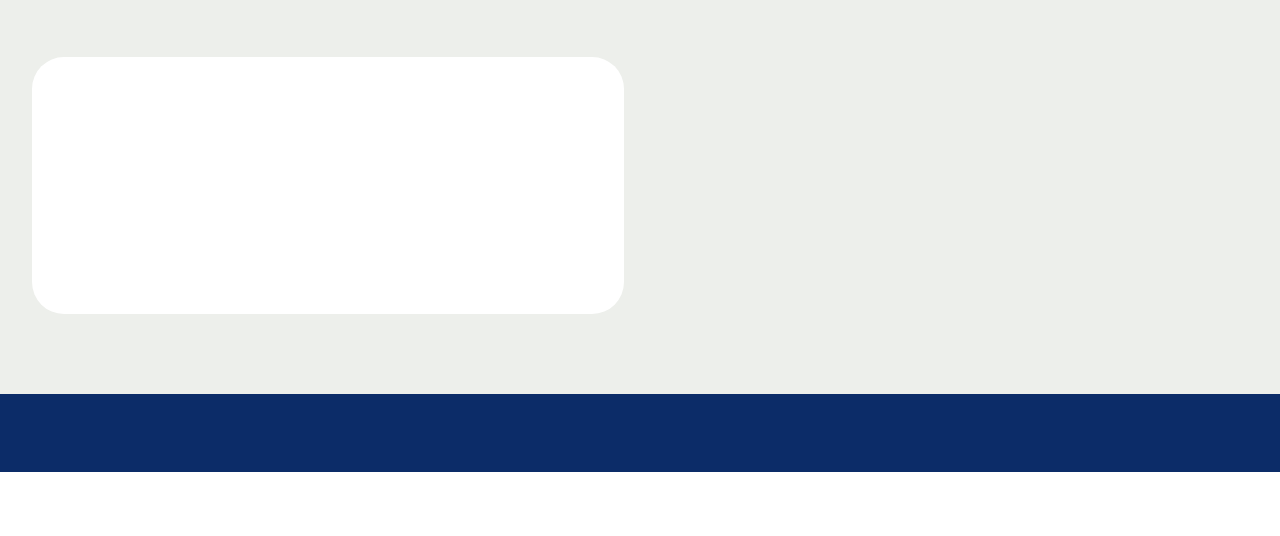
<file: page5.html>
<!DOCTYPE html>
<html  >
<head>
  <!-- Site made with Mobirise Website Builder v6.0.1, https://mobirise.com -->
  <meta charset="UTF-8">
  <meta http-equiv="X-UA-Compatible" content="IE=edge">
  <meta name="generator" content="Mobirise v6.0.1, mobirise.com">
  <meta name="viewport" content="width=device-width, initial-scale=1, minimum-scale=1">
  <link rel="shortcut icon" href="assets/images/balde-since.png-2-160x160.png" type="image/x-icon">
  <meta name="description" content="">
  
  
  <title>Reparos</title>
  <link rel="stylesheet" href="assets/web/assets/mobirise-icons2/mobirise2.css">
  <link rel="stylesheet" href="assets/bootstrap/css/bootstrap.min.css">
  <link rel="stylesheet" href="assets/bootstrap/css/bootstrap-grid.min.css">
  <link rel="stylesheet" href="assets/bootstrap/css/bootstrap-reboot.min.css">
  <link rel="stylesheet" href="assets/animatecss/animate.css">
  <link rel="stylesheet" href="assets/dropdown/css/style.css">
  <link rel="stylesheet" href="assets/theme/css/style.css">
  <link rel="preload" href="https://fonts.googleapis.com/css?family=Inter+Tight:100,200,300,400,500,600,700,800,900,100i,200i,300i,400i,500i,600i,700i,800i,900i&display=swap" as="style" onload="this.onload=null;this.rel='stylesheet'">
  <noscript><link rel="stylesheet" href="https://fonts.googleapis.com/css?family=Inter+Tight:100,200,300,400,500,600,700,800,900,100i,200i,300i,400i,500i,600i,700i,800i,900i&display=swap"></noscript>
  <link rel="preload" as="style" href="assets/mobirise/css/mbr-additional.css?v=CCvp9p"><link rel="stylesheet" href="assets/mobirise/css/mbr-additional.css?v=CCvp9p" type="text/css">

  
  
  
</head>
<body>
  
  <section data-bs-version="5.1" class="menu menu5 cid-uIcHTdSZRR" once="menu" id="menu05-2b">
	

	<nav class="navbar navbar-dropdown navbar-expand-lg">
		<div class="container">
			<div class="navbar-brand">
				<span class="navbar-logo">
					<a href="index.html">
						<img src="assets/images/balde-since.png-2-160x160.png" alt="Pepe Pinturas" style="height: 5rem;">
					</a>
				</span>
				
			</div>
			<button class="navbar-toggler" type="button" data-toggle="collapse" data-bs-toggle="collapse" data-target="#navbarSupportedContent" data-bs-target="#navbarSupportedContent" aria-controls="navbarNavAltMarkup" aria-expanded="false" aria-label="Toggle navigation">
				<div class="hamburger">
					<span></span>
					<span></span>
					<span></span>
					<span></span>
				</div>
			</button>
			<div class="collapse navbar-collapse" id="navbarSupportedContent">
				<ul class="navbar-nav nav-dropdown" data-app-modern-menu="true"><li class="nav-item">
						<a class="nav-link link text-black text-primary display-7" href="inicio.html">Início</a>
					</li>
					<li class="nav-item">
						<a class="nav-link link text-black text-primary display-7" href="portifólio.html" aria-expanded="false">Portfólio</a>
					</li>
					<li class="nav-item dropdown">
						<a class="nav-link link text-black dropdown-toggle display-7" href="https://mobiri.se" data-toggle="dropdown-submenu" data-bs-toggle="dropdown" data-bs-auto-close="outside" aria-expanded="false">Serviços</a><div class="dropdown-menu" aria-labelledby="dropdown-494"><a class="text-black dropdown-item text-primary display-7" href="recidencial.html">Pintura Residencial</a><a class="text-black dropdown-item text-primary display-7" href="comercial.html">Pintura Comercial</a><a class="text-black dropdown-item text-primary display-7" href="imobiliaria.html">Entrega para Imobiliária</a><a class="text-black dropdown-item text-primary display-7" href="reparos.html">Reparos</a><a class="text-black show dropdown-item text-primary display-7" href="epoxi.html">Epóxi</a></div>
					</li></ul>
				<div class="navbar-buttons mbr-section-btn"><a class="btn btn-primary display-7" href="fale conosco.html">Fale Conosco</a></div>
			</div>
		</div>
	</nav>
</section>

<section data-bs-version="5.1" class="header14 cid-uIcHT7F8eQ" id="header14-21">
	

	
	
	<div class="container">
		<div class="row justify-content-center">
			<div class="card col-12 col-md-12 col-lg-10">
				<div class="card-wrapper">
					<div class="card-box align-center">
						<h1 class="card-title mbr-fonts-style mb-4 display-1">
							<strong>Reparos</strong></h1>
						<p class="mbr-text mbr-fonts-style mb-4 display-4">
							Rapidez, solução e qualidade lado a lado</p>
						
					</div>
				</div>
			</div>
		</div>
	</div>
</section>

<section data-bs-version="5.1" class="people06 cid-uIcMiZuxg2" id="people06-2o">   
    

    
    
    <div class="container">
        <div class="row justify-content-center">
            <div class="card col-12 col-md-12 col-lg-9">
                <div class="card-wrapper">
                    <div class="card-box align-center">
                        <p class="card-text mbr-fonts-style display-4"><strong>Não é raro andar pelo imóvel e se deparar com pequenas "falhas"</strong><br><br>Sai muito mais em conta para você realizar reparos ou retoques com frequência do que adiar esse trabalho indefinidamente. Afinal, manter é muito melhor do que refazer.<br>Seja ele uma infiltração, teto desabado, parede quebrada, portão enferrujado, telhado descolorido, calçada com falhas, dentre outros.</p>
                        <div class="img-wrapper mt-4 justify-content-center">
                            <img src="assets/images/balde-since.png-4-160x160.png" alt="" data-slide-to="0" data-bs-slide-to="0">
                        </div>
                        
                    </div>
                </div>
            </div>
        </div>
    </div>
</section>

<section data-bs-version="5.1" class="header13 cid-uIcHT8DdoU" id="header13-23">
  

  
  

  <div class="align-center container">
    <div class="row justify-content-center">
      <div class="col-md-12 mb-5 content-head">
        <h1 class="mbr-section-title mbr-fonts-style display-5"><strong>Lhe oferecemos os serviços de:</strong></h1>
        
        
      </div>
    </div>

    <div class="row justify-content-center">
      
    </div>
  </div>
</section>

<section data-bs-version="5.1" class="features10 cid-uIcHT98otv" id="features010-24">
  

  
  
  <div class="container">
    
    <div class="row">
      <div class="item features-without-image col-12 col-md-6 col-lg-4">
        <div class="item-wrapper">
          <div class="card-box align-left">
            <div class="iconfont-wrapper mb-3">
              <span class="mbr-iconfont mobi-mbri-success mobi-mbri"></span>
            </div>
            
            <p class="card-text mbr-fonts-style mb-3 display-7"><strong>
              Fachadas, Pisos, paredes e Tetos</strong></p>
            
          </div>
        </div>
      </div>
      <div class="item features-without-image col-12 col-md-6 col-lg-4">
        <div class="item-wrapper">
          <div class="card-box align-left">
            <div class="iconfont-wrapper mb-3">
              <span class="mbr-iconfont mobi-mbri-success mobi-mbri"></span>
            </div>
            
            <p class="card-text mbr-fonts-style mb-3 display-7"><strong>
              Madeiras, Muros, Rufos, Portas</strong></p>
            
          </div>
        </div>
      </div>
      <div class="item features-without-image col-12 col-md-6 col-lg-4">
        <div class="item-wrapper">
          <div class="card-box align-left">
            <div class="iconfont-wrapper mb-3">
              <span class="mbr-iconfont mobi-mbri-success mobi-mbri"></span>
            </div>
            
            <p class="card-text mbr-fonts-style mb-3 display-7"><strong>
              Janelas, Escadas, Corrimões, Portões</strong></p>
            
          </div>
        </div>
      </div>
    </div>
  </div>
</section>

<section data-bs-version="5.1" class="features033 cid-uIcHT9NYuW" id="features033-25">
	

	
	
	<div class="container">
		<div class="row justify-content-center">
			<div class="col-12 content-head">
				<div class="mbr-section-head mb-5">
					<h4 class="mbr-section-title mbr-fonts-style align-center mb-0 display-5"><strong>Você tem 8&nbsp;</strong>bons motivos para conhecer o trabalho da<strong> Pepe Pinturas</strong></h4>
					
				</div>
			</div>
		</div>
		<div class="row justify-content-center">
			<div class="item features-without-image col-12 col-lg-3 active">
				<div class="item-wrapper">
					
					<div class="card-box">
						<h4 class="card-title mbr-fonts-style mb-0 display-7">
							<strong>Primeiro</strong></h4>
						<h5 class="card-text mbr-fonts-style mt-3 display-7">
							<div>Análise prévia da residencia</div><div>e de suas necessidades.</div>
						</h5>
					</div>
				</div>
			</div>
			<div class="item features-without-image col-12 col-lg-3">
				<div class="item-wrapper">
					
					<div class="card-box">
						<h4 class="card-title mbr-fonts-style mb-0 display-7">
							<strong>Segundo</strong></h4>
						<h5 class="card-text mbr-fonts-style mt-3 display-7">Assessoria completa e
<div>firme no direcionamento
</div><div>de soluções e decisões que
</div><div>impactam investimentos
</div><div>importantes a residencia.</div></h5>
					</div>
				</div>
			</div>
			<div class="item features-without-image col-12 col-lg-3">
				<div class="item-wrapper">
					
					<div class="card-box">
						<h4 class="card-title mbr-fonts-style mb-0 display-7">
							<strong>Terceiro</strong></h4>
						<h5 class="card-text mbr-fonts-style mt-3 display-7">Qualidade de serviços de
<div>uma empresa, com
</div><div>mão de obra qualificada.
						</div></h5>
					</div>
				</div>
			</div>
			<div class="item features-without-image col-12 col-lg-3">
				<div class="item-wrapper">
					
					<div class="card-box">
						<h4 class="card-title mbr-fonts-style mb-0 display-7">
							<strong>Quarto</strong></h4>
						<h5 class="card-text mbr-fonts-style mt-3 display-7">Técnicas avançadas de
<div>pintura.</div></h5>
					</div>
				</div>
			</div>
			<div class="item features-without-image col-12 col-lg-3">
				<div class="item-wrapper">
					
					<div class="card-box">
						<h4 class="card-title mbr-fonts-style mb-0 display-7">
							<strong>Quinto</strong></h4>
						<h5 class="card-text mbr-fonts-style mt-3 display-7">Valorização do imóvel.</h5>
					</div>
				</div>
			</div>
			<div class="item features-without-image col-12 col-lg-3">
				<div class="item-wrapper">
					
					<div class="card-box">
						<h4 class="card-title mbr-fonts-style mb-0 display-7">
							<strong>Sexto</strong></h4>
						<h5 class="card-text mbr-fonts-style mt-3 display-7">Preços competitivos.</h5>
					</div>
				</div>
			</div>

			<div class="item features-without-image col-12 col-lg-3">
				<div class="item-wrapper">
					
					<div class="card-box">
						<h4 class="card-title mbr-fonts-style mb-0 display-7"><strong>Sétimo</strong></h4>
						<h5 class="card-text mbr-fonts-style mt-3 display-7">Garantia dos serviços prestados.</h5>
					</div>
				</div>
			</div>
			
			<div class="item features-without-image col-12 col-lg-3">
				<div class="item-wrapper">
					
					<div class="card-box">
						<h4 class="card-title mbr-fonts-style mb-0 display-7">
							<strong>Nono</strong></h4>
						<h5 class="card-text mbr-fonts-style mt-3 display-7">Atendimento pós-obra.</h5>
					</div>
				</div>
			</div>
		</div>
	</div>
</section>

<section data-bs-version="5.1" class="features017 mbr-embla cid-uIcHTay4vc" id="features017-26">
	
	
	<div class="position-relative">
		<div class="container">
			<div class="row justify-content-center">
				<div class="col-12 content-head">
					<div class="mbr-section-head mb-5">
						<h4 class="mbr-section-title mbr-fonts-style align-center mb-0 display-5">
							<strong>Conheça nossos serviços</strong></h4>
						
					</div>
				</div>
			</div>
		</div>

		<div class="embla" data-skip-snaps="true" data-align="center" data-contain-scroll="trimSnaps" data-loop="true" data-auto-play="true" data-auto-play-interval="5" data-draggable="true">
			<div class="embla__viewport container">
				<div class="embla__container">
					<div class="embla__slide slider-image item active" style="margin-left: 1rem; margin-right: 1rem;">
						<div class="slide-content">
							<div class="item-img">
								<div class="item-wrapper">
									<img src="assets/images/photo-3-2025-04-03-16.jpg" alt="Mobirise Website Builder" title="" data-slide-to="0" data-bs-slide-to="0">
								</div>
							</div>
							<div class="item-content">
								<h5 class="item-title mbr-fonts-style display-5">
									<strong>Pintura Residencial</strong></h5>
								
								<p class="mbr-text mbr-fonts-style mt-3 display-7">
									Rapidez e qualidade lado a lado.</p>
							</div>

							
						</div>
					</div><div class="embla__slide slider-image item" style="margin-left: 1rem; margin-right: 1rem;">
						<div class="slide-content">
							<div class="item-img">
								<div class="item-wrapper">
									<img src="assets/images/photo-6-2025-04-03-16-34.jpg" alt="Mobirise Website Builder" title="" data-slide-to="1" data-bs-slide-to="1">
								</div>
							</div>
							<div class="item-content">
								<h5 class="item-title mbr-fonts-style display-5">
									<strong>Pintura Comercial</strong></h5>
								
								<p class="mbr-text mbr-fonts-style mt-3 display-7">
									Competência gigante para todos os tamanhos.</p>
							</div>

							
						</div>
					</div><div class="embla__slide slider-image item" style="margin-left: 1rem; margin-right: 1rem;">
						<div class="slide-content">
							<div class="item-img">
								<div class="item-wrapper">
									<img src="assets/images/photo-2-2025-04-03-16.jpg" alt="Mobirise Website Builder" title="" data-slide-to="2" data-bs-slide-to="2">
								</div>
							</div>
							<div class="item-content">
								<h5 class="item-title mbr-fonts-style display-5">
									<strong>Entrega Imobiliária</strong></h5>
								
								<p class="mbr-text mbr-fonts-style mt-3 display-7">
									Sem surpresas ao entregar um imóvel.</p>
							</div>

							
						</div>
					</div><div class="embla__slide slider-image item" style="margin-left: 1rem; margin-right: 1rem;">
						<div class="slide-content">
							<div class="item-img">
								<div class="item-wrapper">
									<img src="assets/images/photo-5-2025-04-03-16-34.jpg" alt="Mobirise Website Builder" title="" data-slide-to="3" data-bs-slide-to="3">
								</div>
							</div>
							<div class="item-content">
								<h5 class="item-title mbr-fonts-style display-5">
									<strong>Pintura Comercial</strong></h5>
								
								<p class="mbr-text mbr-fonts-style mt-3 display-7">Renove o visual, aumente a produtividade.</p>
							</div>

							
						</div>
					</div><div class="embla__slide slider-image item" style="margin-left: 1rem; margin-right: 1rem;">
						<div class="slide-content">
							<div class="item-img">
								<div class="item-wrapper">
									<img src="assets/images/photo-1-2025-04-03-16-34.jpg" alt="Mobirise Website Builder" title="" data-slide-to="4" data-bs-slide-to="4">
								</div>
							</div>
							<div class="item-content">
								<h5 class="item-title mbr-fonts-style display-5">
									<strong>Piso em Epóxi</strong></h5>
								
								<p class="mbr-text mbr-fonts-style mt-3 display-7">
									Qualidade atestada e mão de obra qualificada.</p>
							</div>

							
						</div>
					</div><div class="embla__slide slider-image item" style="margin-left: 1rem; margin-right: 1rem;">
						<div class="slide-content">
							<div class="item-img">
								<div class="item-wrapper">
									<img src="assets/images/photo-8-2025-04-03-16.jpg" alt="Mobirise Website Builder" title="" data-slide-to="6" data-bs-slide-to="6">
								</div>
							</div>
							<div class="item-content">
								<h5 class="item-title mbr-fonts-style display-5">
									<strong>Decorativa</strong></h5>
								
								<p class="mbr-text mbr-fonts-style mt-3 display-7">Uma textura faz toda a diferença.</p>
							</div>

							
						</div>
					</div>
					
					
					
					
					
					
					
				</div>
			</div>
			<button class="embla__button embla__button--prev">
				<span class="mobi-mbri mobi-mbri-arrow-prev mbr-iconfont" aria-hidden="true"></span>
				<span class="sr-only visually-hidden visually-hidden visually-hidden">Previous</span>
			</button>
			<button class="embla__button embla__button--next">
				<span class="mobi-mbri mobi-mbri-arrow-next mbr-iconfont" aria-hidden="true"></span>
				<span class="sr-only visually-hidden visually-hidden visually-hidden">Next</span>
			</button>
		</div>
	</div>
</section>

<section data-bs-version="5.1" class="features037 cid-uIcHTbR6Hv" id="features037-27">
	
	
	
	<div class="container">
		<div class="row justify-content-center">
			<div class="col-lg-4">
				<div class="col-12 col-md-12">
					<h5 class="mbr-section-title mbr-fonts-style mt-0 mb-4 display-4"><strong>A Pepe pinturas dispõe de uma grande variedade de produtos e marcas, as quais se destacam:</strong></h5>
					<h6 class="mbr-section-subtitle mbr-fonts-style mt-0 mb-4 display-7"></h6>
					
				</div>
			</div>

			<div class="col-lg-8 side-features">
				<div class="item features-without-image col-12 col-md-12 col-lg-6 item-mb active">
					<div class="item-wrapper">
						<div class="item-content align-left">
							
							
							<p class="card-text mbr-fonts-style display-7">Pinturas acrílicas
<br>Pinturas internas em látex
<br>Pinturas esmalte<br>Pinturas com produtos elásticos emborrachados</p>
							
						</div>

					</div>
				</div>
				<div class="item features-without-image col-12 col-md-12 col-lg-6 item-mb">
					<div class="item-wrapper">
						<div class="item-content align-left">
							
							
							<p class="card-text mbr-fonts-style display-7">Pinturas epóxi<br>Pinturas impermeabilizantes
<br>Resinas e conservadores de pedras e tijolos<br>Pistola a ar</p>
							
						</div>

					</div>
				</div>
				
				

			</div>
		</div>
	</div>
</section>

<section data-bs-version="5.1" class="header19 cid-uIcHTclejP" id="header19-28">
  

  
  
  <div class="container">
    <div class="row">
      <div class="content-wrap col-12 col-md-8">
        <h1 class="mbr-section-title mbr-fonts-style mb-4 display-1">
          <strong>Faça um orçamento sem compromisso!</strong></h1>
        
        <div class="mbr-section-btn"><a class="btn btn-primary display-7" href="http://wa.me/+5567996524170" target="_blank">Link Direto para o Whatsapp</a></div>
        
      </div>
    </div>
  </div>
</section>

<section data-bs-version="5.1" class="contacts02 map1 cid-uIcHTcNUXt" id="contacts02-29">

    

    
    <div class="container">
        <div class="row justify-content-center">
            <div class="col-12 content-head">
                <div class="mbr-section-head mb-5">
                    <h3 class="mbr-section-title mbr-fonts-style align-center mb-0 display-2">
                        <strong>Nos encontre</strong></h3>
                    
                </div>
            </div>
        </div>
        <div class="row justify-content-center">
            <div class="card col-12 col-md-12 col-lg-6">
                <div class="card-wrapper">
                    <div class="text-wrapper">
                        <h5 class="cardTitle mbr-fonts-style mb-2 display-5">
                            <strong>Meios de comunicação</strong></h5>
                        <ul class="list mbr-fonts-style display-7">
                            <li class="mbr-text item-wrap">Telefone: <a href="tel:5567999538489" class="text-primary"></a><a href="tel:5567999538489" class="text-primary">+55&nbsp;(67)&nbsp;9 9</a>9538489</li>
                            <li class="mbr-text item-wrap">WhatsApp: <a href="https://wa.me/5567996524170" class="text-primary">+55 (67) 9 9652-4170</a></li>
                            <li class="mbr-text item-wrap">Email: <a href="mailto:pepe.pinturasdourados@gmail.com" class="text-primary">pepe.pinturasdourados@gmail.com</a></li>
                            <li class="mbr-text item-wrap">Endereço: Rua José Stropa, 660, Dourados, Mato Grosso do sul</li>
                            <li class="mbr-text item-wrap">Horário de Funcionamento: 08:00AM - 05:00PM (08:00 - 17:00)</li>
                        </ul>
                    </div>
                </div>
            </div>
            <div class="map-wrapper col-md-12 col-lg-6">
                <div class="google-map"><iframe frameborder="0" style="border:0" src="https://www.google.com/maps/embed?pb=!1m18!1m12!1m3!1d3692.8888382434498!2d-54.81901482470907!3d-22.24429607972686!2m3!1f0!2f0!3f0!3m2!1i1024!2i768!4f13.1!3m3!1m2!1s0x416d590084d7c337%3A0x51dc5005f7cb5812!2sPepe%20Pinturas!5e0!3m2!1spt-BR!2sbr!4v1744474388744!5m2!1spt-BR!2sbr" allowfullscreen=""></iframe></div>
            </div>
        </div>
    </div>
</section>

<section data-bs-version="5.1" class="footer2 cid-uIcHTdiEGT" once="footers" id="footer02-2a">
    

    
    

    <div class="container">
        <div class="row">
            <div class="col-12 col-lg-6 center mt-2 mb-3">
                <p class="mbr-fonts-style copyright mb-0 display-7">
                    © Copyright 2025 Pepe Pinturas - Todos os direitos reservados</p>
            </div>
            <div class="col-12 col-lg-6 center">
                <div class="row-links mt-2 mb-3">
                    <ul class="row-links-soc">
                        
                        
                        
                        
                    <li class="row-links-soc-item mbr-fonts-style display-7">
                            <a href="https://www.instagram.com/pepe.pinturasdourados/" class="text-primary" target="_blank">Instagram</a>
                        </li><li class="row-links-soc-item mbr-fonts-style display-7"><a href="https://wa.me/67996524170" class="text-primary">Whatsapp</a></li><li class="row-links-soc-item mbr-fonts-style display-7"><a href="mailto:pepe.pinturasdourados@gmail.com" class="text-primary">Email</a></li><li class="row-links-soc-item mbr-fonts-style display-7"><a href="https://www.facebook.com/pepe.pinturasdourados/?locale=pt_BR" class="text-primary" target="_blank">Facebook</a></li></ul>
                </div>
            </div>
        </div>
    </div>
</section><section class="display-7" style="padding: 0;align-items: center;justify-content: center;flex-wrap: wrap;    align-content: center;display: flex;position: relative;height: 4rem;"><a href="https://mobiri.se/3932734" style="flex: 1 1;height: 4rem;position: absolute;width: 100%;z-index: 1;"><img alt="" style="height: 4rem;" src="[data-uri]"></a><p style="margin: 0;text-align: center;" class="display-7">&#8204;</p><a style="z-index:1" href="https://mobirise.com/drag-drop-website-builder.html">Drag and Drop Website Builder</a></section><script src="assets/bootstrap/js/bootstrap.bundle.min.js"></script>  <script src="assets/smoothscroll/smooth-scroll.js"></script>  <script src="assets/ytplayer/index.js"></script>  <script src="assets/dropdown/js/navbar-dropdown.js"></script>  <script src="assets/embla/embla.min.js"></script>  <script src="assets/embla/script.js"></script>  <script src="assets/theme/js/script.js"></script>  
  
  
  <input name="animation" type="hidden">
  </body>
</html>
</file>
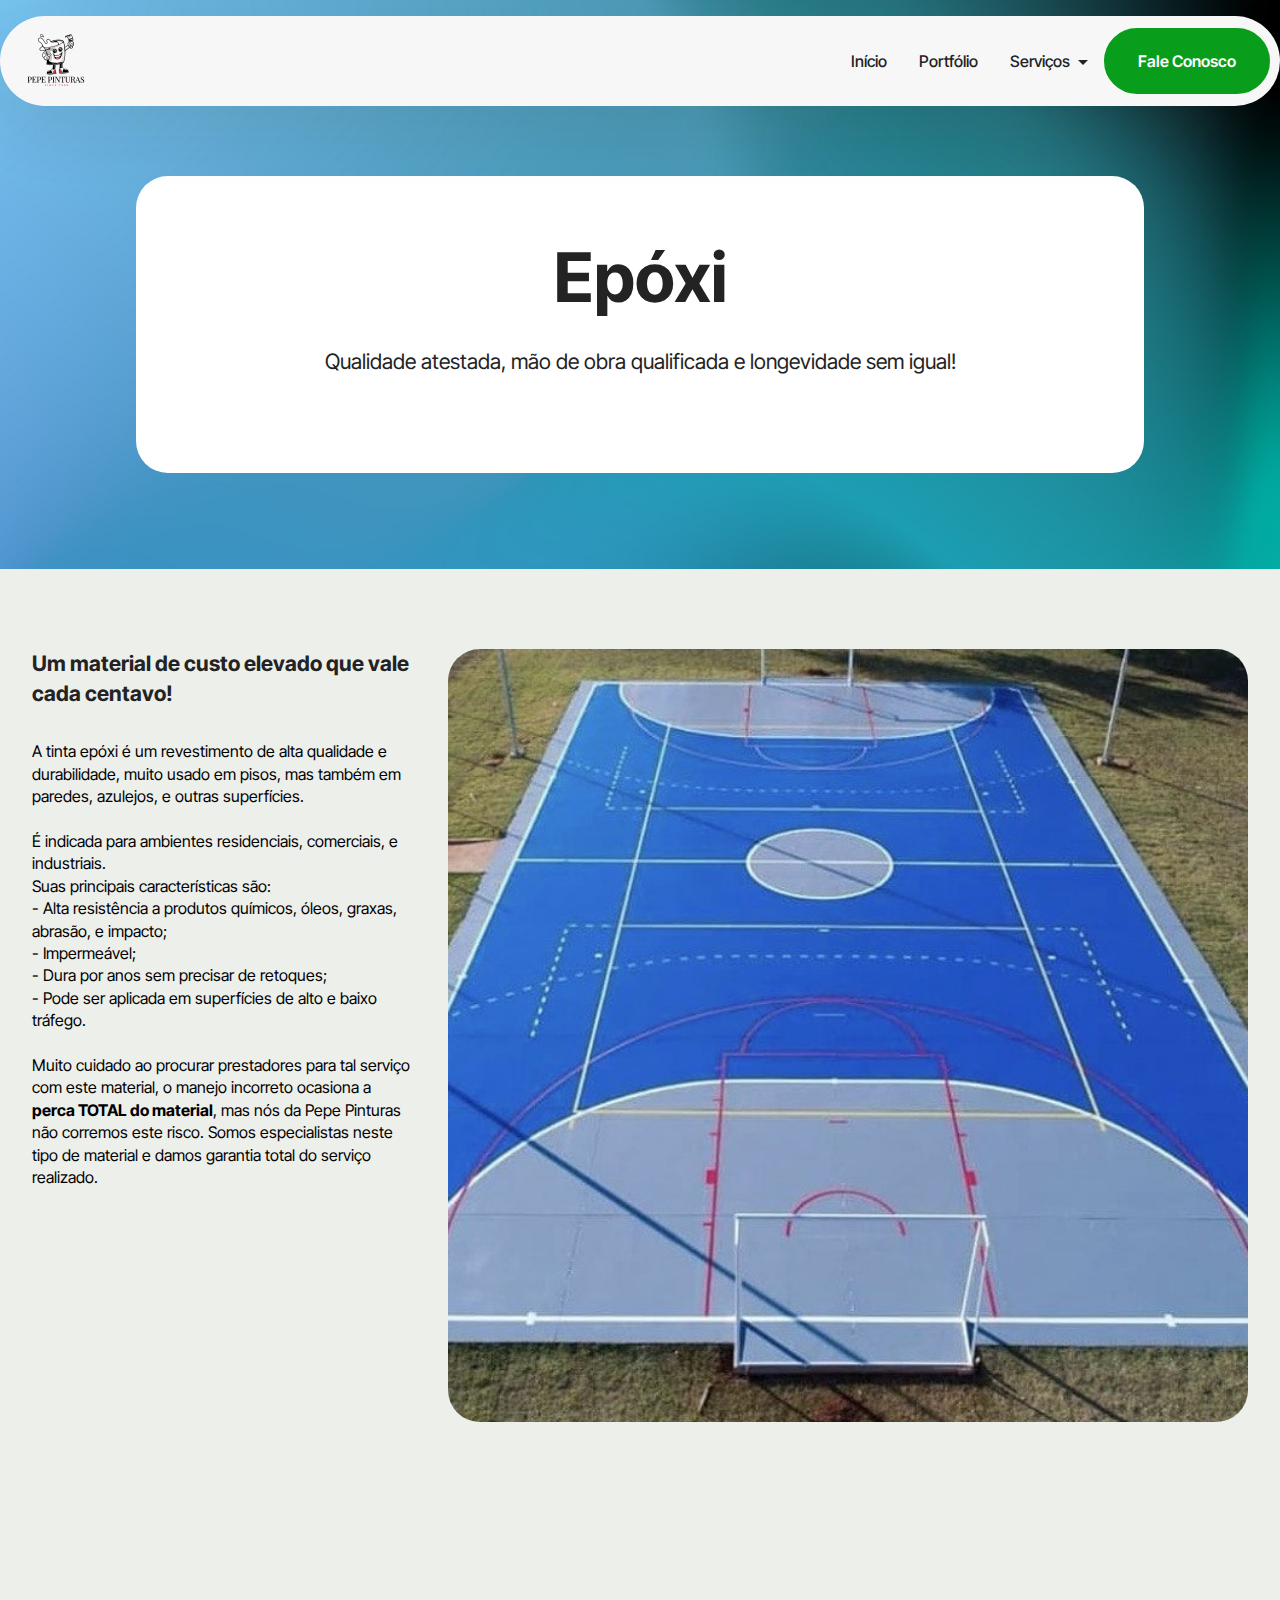
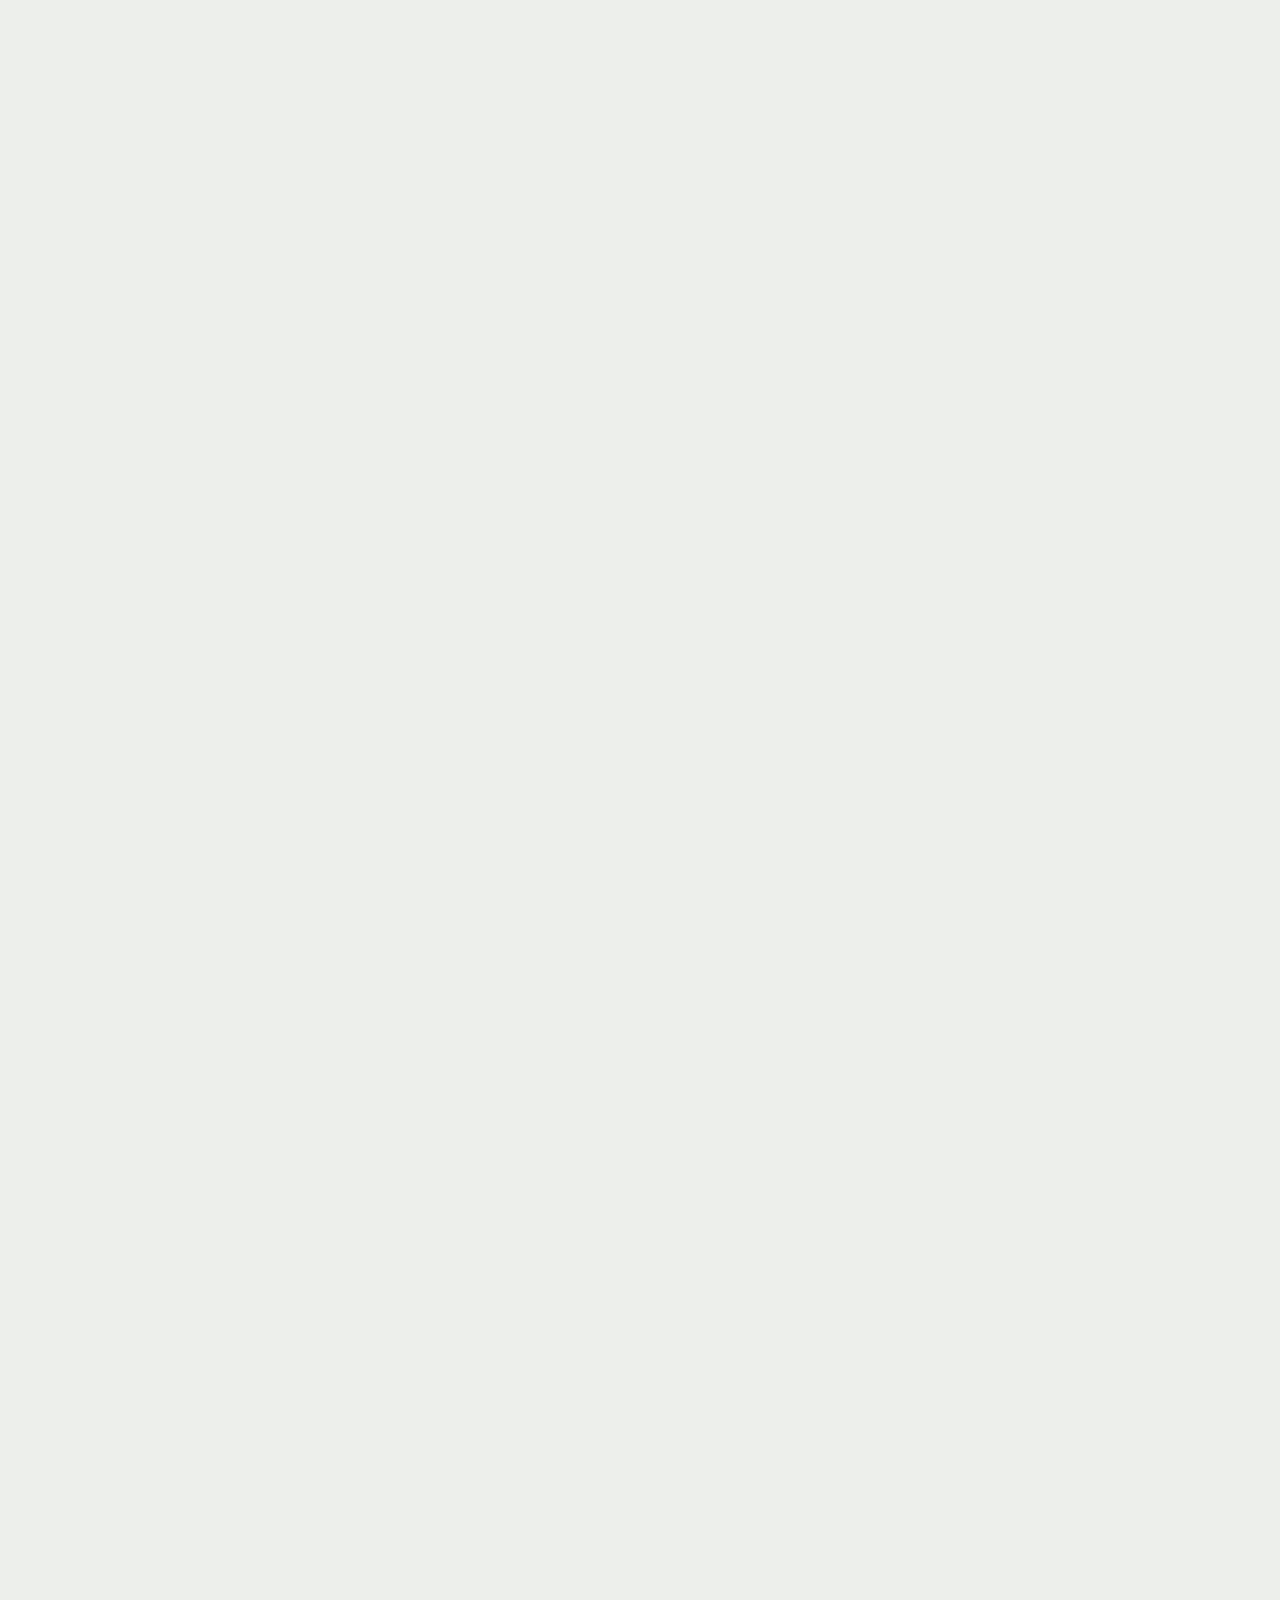
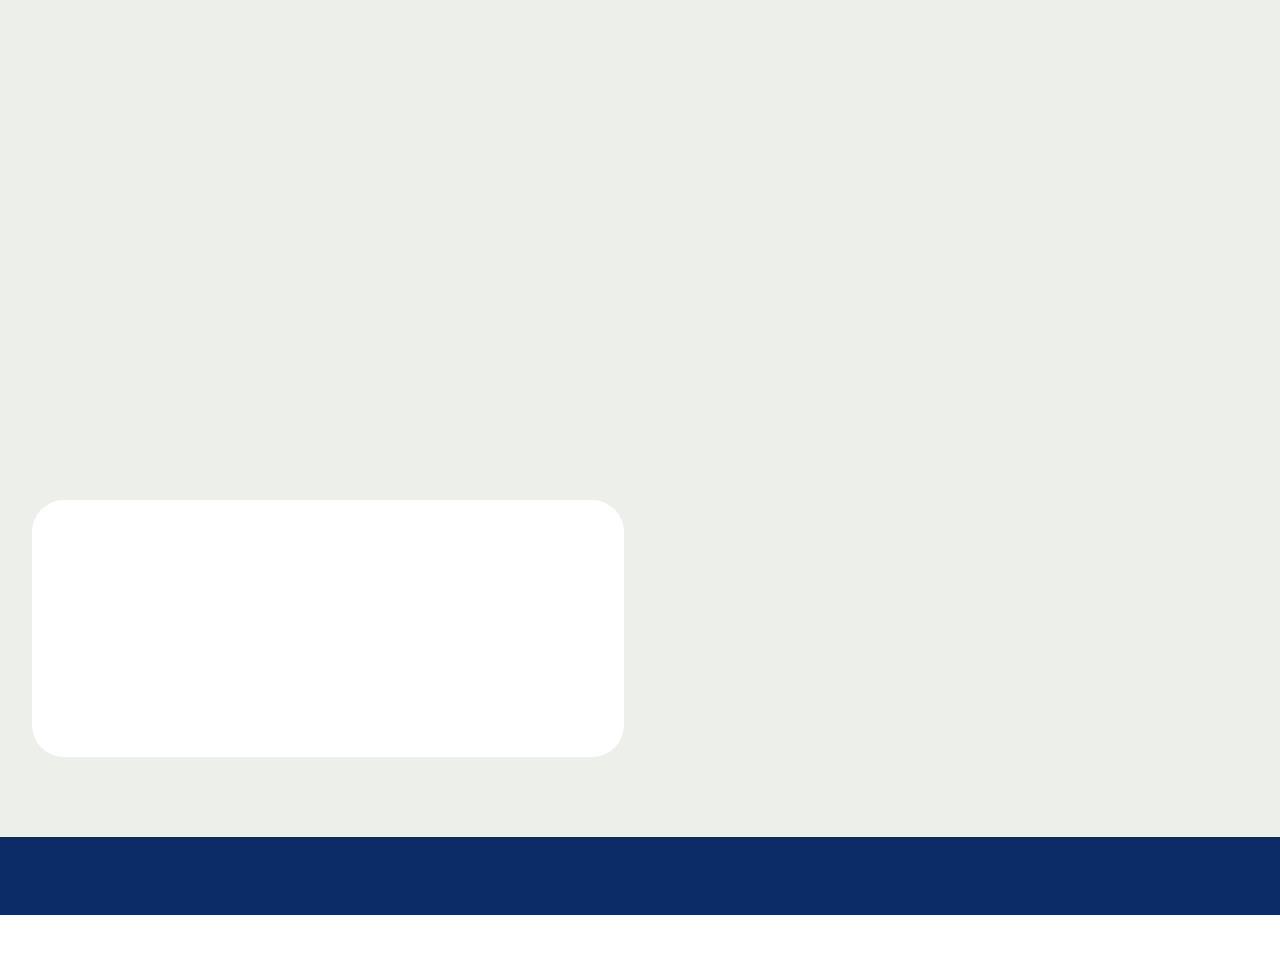
<file: page6.html>
<!DOCTYPE html>
<html  >
<head>
  <!-- Site made with Mobirise Website Builder v6.0.1, https://mobirise.com -->
  <meta charset="UTF-8">
  <meta http-equiv="X-UA-Compatible" content="IE=edge">
  <meta name="generator" content="Mobirise v6.0.1, mobirise.com">
  <meta name="viewport" content="width=device-width, initial-scale=1, minimum-scale=1">
  <link rel="shortcut icon" href="assets/images/balde-since.png-2-160x160.png" type="image/x-icon">
  <meta name="description" content="">
  
  
  <title>Epoxi</title>
  <link rel="stylesheet" href="assets/web/assets/mobirise-icons2/mobirise2.css">
  <link rel="stylesheet" href="assets/bootstrap/css/bootstrap.min.css">
  <link rel="stylesheet" href="assets/bootstrap/css/bootstrap-grid.min.css">
  <link rel="stylesheet" href="assets/bootstrap/css/bootstrap-reboot.min.css">
  <link rel="stylesheet" href="assets/animatecss/animate.css">
  <link rel="stylesheet" href="assets/dropdown/css/style.css">
  <link rel="stylesheet" href="assets/theme/css/style.css">
  <link rel="preload" href="https://fonts.googleapis.com/css?family=Inter+Tight:100,200,300,400,500,600,700,800,900,100i,200i,300i,400i,500i,600i,700i,800i,900i&display=swap" as="style" onload="this.onload=null;this.rel='stylesheet'">
  <noscript><link rel="stylesheet" href="https://fonts.googleapis.com/css?family=Inter+Tight:100,200,300,400,500,600,700,800,900,100i,200i,300i,400i,500i,600i,700i,800i,900i&display=swap"></noscript>
  <link rel="preload" as="style" href="assets/mobirise/css/mbr-additional.css?v=CHAqdc"><link rel="stylesheet" href="assets/mobirise/css/mbr-additional.css?v=CHAqdc" type="text/css">

  
  
  
</head>
<body>
  
  <section data-bs-version="5.1" class="menu menu5 cid-uIcHUME5cc" once="menu" id="menu05-2m">
	

	<nav class="navbar navbar-dropdown navbar-expand-lg">
		<div class="container">
			<div class="navbar-brand">
				<span class="navbar-logo">
					<a href="index.html">
						<img src="assets/images/balde-since.png-2-160x160.png" alt="Pepe Pinturas" style="height: 5rem;">
					</a>
				</span>
				
			</div>
			<button class="navbar-toggler" type="button" data-toggle="collapse" data-bs-toggle="collapse" data-target="#navbarSupportedContent" data-bs-target="#navbarSupportedContent" aria-controls="navbarNavAltMarkup" aria-expanded="false" aria-label="Toggle navigation">
				<div class="hamburger">
					<span></span>
					<span></span>
					<span></span>
					<span></span>
				</div>
			</button>
			<div class="collapse navbar-collapse" id="navbarSupportedContent">
				<ul class="navbar-nav nav-dropdown" data-app-modern-menu="true"><li class="nav-item">
						<a class="nav-link link text-black text-primary display-7" href="inicio.html">Início</a>
					</li>
					<li class="nav-item">
						<a class="nav-link link text-black text-primary display-7" href="portifólio.html" aria-expanded="false">Portfólio</a>
					</li>
					<li class="nav-item dropdown">
						<a class="nav-link link text-black dropdown-toggle display-7" href="https://mobiri.se" data-toggle="dropdown-submenu" data-bs-toggle="dropdown" data-bs-auto-close="outside" aria-expanded="false">Serviços</a><div class="dropdown-menu" aria-labelledby="dropdown-494"><a class="text-black dropdown-item text-primary display-7" href="recidencial.html">Pintura Residencial</a><a class="text-black dropdown-item text-primary display-7" href="comercial.html">Pintura Comercial</a><a class="text-black dropdown-item text-primary display-7" href="imobiliaria.html">Entrega para Imobiliária</a><a class="text-black dropdown-item text-primary display-7" href="reparos.html">Reparos</a><a class="text-black show dropdown-item text-primary display-7" href="epoxi.html">Epóxi</a></div>
					</li></ul>
				<div class="navbar-buttons mbr-section-btn"><a class="btn btn-primary display-7" href="fale conosco.html">Fale Conosco</a></div>
			</div>
		</div>
	</nav>
</section>

<section data-bs-version="5.1" class="header14 cid-uIcHUIioiL" id="header14-2c">
	

	
	
	<div class="container">
		<div class="row justify-content-center">
			<div class="card col-12 col-md-12 col-lg-10">
				<div class="card-wrapper">
					<div class="card-box align-center">
						<h1 class="card-title mbr-fonts-style mb-4 display-1">
							<strong>Epóxi</strong></h1>
						<p class="mbr-text mbr-fonts-style mb-4 display-4">
							Qualidade atestada, mão de obra qualificada e longevidade sem igual!</p>
						
					</div>
				</div>
			</div>
		</div>
	</div>
</section>

<section data-bs-version="5.1" class="image08 cid-uIcHUIzQpP" id="image08-2d">
  
  
  
  <div class="container">
    <div class="row justify-content-center">
      <div class="col-lg-4">
        <div class="col-12 col-md-12">
          <h5 class="mbr-section-title mbr-fonts-style mt-0 mb-4 display-4"><strong>Um material de custo elevado que vale cada centavo!</strong></h5>
          <h6 class="mbr-section-subtitle mbr-fonts-style mt-0 mb-4 display-7">A tinta epóxi é um revestimento de alta qualidade e durabilidade, muito usado em pisos, mas também em paredes, azulejos, e outras superfícies. <br><br>É indicada para ambientes residenciais, comerciais, e industriais.<div>Suas principais características são:</div><div>- Alta resistência a produtos químicos, óleos, graxas, abrasão, e impacto;</div><div>- Impermeável;</div><div>- Dura por anos sem precisar de retoques;</div><div>- Pode ser aplicada em superfícies de alto e baixo tráfego.<br><br>Muito cuidado ao procurar prestadores para tal serviço com este material, o manejo incorreto ocasiona a <strong>perca TOTAL do material</strong>, mas nós da Pepe Pinturas não corremos este risco. Somos especialistas neste tipo de material e damos garantia total do serviço realizado.&nbsp;<strong>&nbsp;</strong><br><br></div></h6>
          
        </div>
      </div>
      <div class="col-lg-8 side-features">
        <div class="image-wrapper mb-4">
          <img class="w-100" src="assets/images/photo-12-2025-04-12-09-42-29.jpg-828x800.jpeg" alt="Mobirise Website Builder">
        </div>
      </div>
    </div>
  </div>
</section>

<section data-bs-version="5.1" class="header13 cid-uIcHUISbTn" id="header13-2e">
  

  
  

  <div class="align-center container">
    <div class="row justify-content-center">
      <div class="col-md-12 mb-5 content-head">
        <h1 class="mbr-section-title mbr-fonts-style display-5"><strong>Lhe oferecemos os serviços de:</strong></h1>
        
        
      </div>
    </div>

    <div class="row justify-content-center">
      
    </div>
  </div>
</section>

<section data-bs-version="5.1" class="features10 cid-uIcHUJgePb" id="features010-2f">
  

  
  
  <div class="container">
    
    <div class="row">
      <div class="item features-without-image col-12 col-md-6 col-lg-4">
        <div class="item-wrapper">
          <div class="card-box align-left">
            <div class="iconfont-wrapper mb-3">
              <span class="mbr-iconfont mobi-mbri-success mobi-mbri"></span>
            </div>
            
            <p class="card-text mbr-fonts-style mb-3 display-7"><strong>
              Fachadas, Pisos, paredes e Tetos</strong></p>
            
          </div>
        </div>
      </div>
      <div class="item features-without-image col-12 col-md-6 col-lg-4">
        <div class="item-wrapper">
          <div class="card-box align-left">
            <div class="iconfont-wrapper mb-3">
              <span class="mbr-iconfont mobi-mbri-success mobi-mbri"></span>
            </div>
            
            <p class="card-text mbr-fonts-style mb-3 display-7"><strong>
              Madeiras, Muros, Rufos, Portas</strong></p>
            
          </div>
        </div>
      </div>
      <div class="item features-without-image col-12 col-md-6 col-lg-4">
        <div class="item-wrapper">
          <div class="card-box align-left">
            <div class="iconfont-wrapper mb-3">
              <span class="mbr-iconfont mobi-mbri-success mobi-mbri"></span>
            </div>
            
            <p class="card-text mbr-fonts-style mb-3 display-7"><strong>
              Janelas, Escadas, Corrimões, Portões</strong></p>
            
          </div>
        </div>
      </div>
    </div>
  </div>
</section>

<section data-bs-version="5.1" class="features033 cid-uIcHUJJesC" id="features033-2g">
	

	
	
	<div class="container">
		<div class="row justify-content-center">
			<div class="col-12 content-head">
				<div class="mbr-section-head mb-5">
					<h4 class="mbr-section-title mbr-fonts-style align-center mb-0 display-5"><strong>Você tem 8&nbsp;</strong>bons motivos para conhecer o trabalho da<strong> Pepe Pinturas</strong></h4>
					
				</div>
			</div>
		</div>
		<div class="row justify-content-center">
			<div class="item features-without-image col-12 col-lg-3 active">
				<div class="item-wrapper">
					
					<div class="card-box">
						<h4 class="card-title mbr-fonts-style mb-0 display-7">
							<strong>Primeiro</strong></h4>
						<h5 class="card-text mbr-fonts-style mt-3 display-7">
							<div>Análise prévia da residencia</div><div>e de suas necessidades.</div>
						</h5>
					</div>
				</div>
			</div>
			<div class="item features-without-image col-12 col-lg-3">
				<div class="item-wrapper">
					
					<div class="card-box">
						<h4 class="card-title mbr-fonts-style mb-0 display-7">
							<strong>Segundo</strong></h4>
						<h5 class="card-text mbr-fonts-style mt-3 display-7">Assessoria completa e
<div>firme no direcionamento
</div><div>de soluções e decisões que
</div><div>impactam investimentos
</div><div>importantes a residencia.</div></h5>
					</div>
				</div>
			</div>
			<div class="item features-without-image col-12 col-lg-3">
				<div class="item-wrapper">
					
					<div class="card-box">
						<h4 class="card-title mbr-fonts-style mb-0 display-7">
							<strong>Terceiro</strong></h4>
						<h5 class="card-text mbr-fonts-style mt-3 display-7">Qualidade de serviços de
<div>uma empresa, com
</div><div>mão de obra qualificada.
						</div></h5>
					</div>
				</div>
			</div>
			<div class="item features-without-image col-12 col-lg-3">
				<div class="item-wrapper">
					
					<div class="card-box">
						<h4 class="card-title mbr-fonts-style mb-0 display-7">
							<strong>Quarto</strong></h4>
						<h5 class="card-text mbr-fonts-style mt-3 display-7">Técnicas avançadas de
<div>pintura.</div></h5>
					</div>
				</div>
			</div>
			<div class="item features-without-image col-12 col-lg-3">
				<div class="item-wrapper">
					
					<div class="card-box">
						<h4 class="card-title mbr-fonts-style mb-0 display-7">
							<strong>Quinto</strong></h4>
						<h5 class="card-text mbr-fonts-style mt-3 display-7">Valorização do imóvel.</h5>
					</div>
				</div>
			</div>
			<div class="item features-without-image col-12 col-lg-3">
				<div class="item-wrapper">
					
					<div class="card-box">
						<h4 class="card-title mbr-fonts-style mb-0 display-7">
							<strong>Sexto</strong></h4>
						<h5 class="card-text mbr-fonts-style mt-3 display-7">Preços competitivos.</h5>
					</div>
				</div>
			</div>

			<div class="item features-without-image col-12 col-lg-3">
				<div class="item-wrapper">
					
					<div class="card-box">
						<h4 class="card-title mbr-fonts-style mb-0 display-7"><strong>Sétimo</strong></h4>
						<h5 class="card-text mbr-fonts-style mt-3 display-7">Garantia dos serviços prestados.</h5>
					</div>
				</div>
			</div>
			
			<div class="item features-without-image col-12 col-lg-3">
				<div class="item-wrapper">
					
					<div class="card-box">
						<h4 class="card-title mbr-fonts-style mb-0 display-7">
							<strong>Nono</strong></h4>
						<h5 class="card-text mbr-fonts-style mt-3 display-7">Atendimento pós-obra.</h5>
					</div>
				</div>
			</div>
		</div>
	</div>
</section>

<section data-bs-version="5.1" class="features017 mbr-embla cid-uIcHUKlPUw" id="features017-2h">
	
	
	<div class="position-relative">
		<div class="container">
			<div class="row justify-content-center">
				<div class="col-12 content-head">
					<div class="mbr-section-head mb-5">
						<h4 class="mbr-section-title mbr-fonts-style align-center mb-0 display-5">
							<strong>Conheça nossos serviços</strong></h4>
						
					</div>
				</div>
			</div>
		</div>

		<div class="embla" data-skip-snaps="true" data-align="center" data-contain-scroll="trimSnaps" data-loop="true" data-auto-play="true" data-auto-play-interval="5" data-draggable="true">
			<div class="embla__viewport container">
				<div class="embla__container">
					<div class="embla__slide slider-image item active" style="margin-left: 1rem; margin-right: 1rem;">
						<div class="slide-content">
							<div class="item-img">
								<div class="item-wrapper">
									<img src="assets/images/photo-3-2025-04-03-16.jpg" alt="Mobirise Website Builder" title="" data-slide-to="0" data-bs-slide-to="0">
								</div>
							</div>
							<div class="item-content">
								<h5 class="item-title mbr-fonts-style display-5">
									<strong>Pintura Residencial</strong></h5>
								
								<p class="mbr-text mbr-fonts-style mt-3 display-7">
									Rapidez e qualidade lado a lado.</p>
							</div>

							
						</div>
					</div><div class="embla__slide slider-image item" style="margin-left: 1rem; margin-right: 1rem;">
						<div class="slide-content">
							<div class="item-img">
								<div class="item-wrapper">
									<img src="assets/images/photo-6-2025-04-03-16-34.jpg" alt="Mobirise Website Builder" title="" data-slide-to="1" data-bs-slide-to="1">
								</div>
							</div>
							<div class="item-content">
								<h5 class="item-title mbr-fonts-style display-5">
									<strong>Pintura Comercial</strong></h5>
								
								<p class="mbr-text mbr-fonts-style mt-3 display-7">
									Competência gigante para todos os tamanhos.</p>
							</div>

							
						</div>
					</div><div class="embla__slide slider-image item" style="margin-left: 1rem; margin-right: 1rem;">
						<div class="slide-content">
							<div class="item-img">
								<div class="item-wrapper">
									<img src="assets/images/photo-2-2025-04-03-16.jpg" alt="Mobirise Website Builder" title="" data-slide-to="2" data-bs-slide-to="2">
								</div>
							</div>
							<div class="item-content">
								<h5 class="item-title mbr-fonts-style display-5">
									<strong>Entrega Imobiliária</strong></h5>
								
								<p class="mbr-text mbr-fonts-style mt-3 display-7">
									Sem surpresas ao entregar um imóvel.</p>
							</div>

							
						</div>
					</div><div class="embla__slide slider-image item" style="margin-left: 1rem; margin-right: 1rem;">
						<div class="slide-content">
							<div class="item-img">
								<div class="item-wrapper">
									<img src="assets/images/photo-5-2025-04-03-16-34.jpg" alt="Mobirise Website Builder" title="" data-slide-to="3" data-bs-slide-to="3">
								</div>
							</div>
							<div class="item-content">
								<h5 class="item-title mbr-fonts-style display-5">
									<strong>Pintura Comercial</strong></h5>
								
								<p class="mbr-text mbr-fonts-style mt-3 display-7">Renove o visual, aumente a produtividade.</p>
							</div>

							
						</div>
					</div><div class="embla__slide slider-image item" style="margin-left: 1rem; margin-right: 1rem;">
						<div class="slide-content">
							<div class="item-img">
								<div class="item-wrapper">
									<img src="assets/images/photo-1-2025-04-03-16-34.jpg" alt="Mobirise Website Builder" title="" data-slide-to="4" data-bs-slide-to="4">
								</div>
							</div>
							<div class="item-content">
								<h5 class="item-title mbr-fonts-style display-5">
									<strong>Piso em Epóxi</strong></h5>
								
								<p class="mbr-text mbr-fonts-style mt-3 display-7">
									Qualidade atestada e mão de obra qualificada.</p>
							</div>

							
						</div>
					</div><div class="embla__slide slider-image item" style="margin-left: 1rem; margin-right: 1rem;">
						<div class="slide-content">
							<div class="item-img">
								<div class="item-wrapper">
									<img src="assets/images/photo-8-2025-04-03-16.jpg" alt="Mobirise Website Builder" title="" data-slide-to="6" data-bs-slide-to="6">
								</div>
							</div>
							<div class="item-content">
								<h5 class="item-title mbr-fonts-style display-5">
									<strong>Decorativa</strong></h5>
								
								<p class="mbr-text mbr-fonts-style mt-3 display-7">Uma textura faz toda a diferença.</p>
							</div>

							
						</div>
					</div>
					
					
					
					
					
					
					
				</div>
			</div>
			<button class="embla__button embla__button--prev">
				<span class="mobi-mbri mobi-mbri-arrow-prev mbr-iconfont" aria-hidden="true"></span>
				<span class="sr-only visually-hidden visually-hidden visually-hidden">Previous</span>
			</button>
			<button class="embla__button embla__button--next">
				<span class="mobi-mbri mobi-mbri-arrow-next mbr-iconfont" aria-hidden="true"></span>
				<span class="sr-only visually-hidden visually-hidden visually-hidden">Next</span>
			</button>
		</div>
	</div>
</section>

<section data-bs-version="5.1" class="features037 cid-uIcHUL3Hzz" id="features037-2i">
	
	
	
	<div class="container">
		<div class="row justify-content-center">
			<div class="col-lg-4">
				<div class="col-12 col-md-12">
					<h5 class="mbr-section-title mbr-fonts-style mt-0 mb-4 display-4"><strong>A Pepe pinturas dispõe de uma grande variedade de produtos e marcas, as quais se destacam:</strong></h5>
					<h6 class="mbr-section-subtitle mbr-fonts-style mt-0 mb-4 display-7"></h6>
					
				</div>
			</div>

			<div class="col-lg-8 side-features">
				<div class="item features-without-image col-12 col-md-12 col-lg-6 item-mb active">
					<div class="item-wrapper">
						<div class="item-content align-left">
							
							
							<p class="card-text mbr-fonts-style display-7">Pinturas acrílicas
<br>Pinturas internas em látex
<br>Pinturas esmalte<br>Pinturas com produtos elásticos emborrachados</p>
							
						</div>

					</div>
				</div>
				<div class="item features-without-image col-12 col-md-12 col-lg-6 item-mb">
					<div class="item-wrapper">
						<div class="item-content align-left">
							
							
							<p class="card-text mbr-fonts-style display-7">Pinturas epóxi<br>Pinturas impermeabilizantes
<br>Resinas e conservadores de pedras e tijolos<br>Pistola a ar</p>
							
						</div>

					</div>
				</div>
				
				

			</div>
		</div>
	</div>
</section>

<section data-bs-version="5.1" class="header19 cid-uIcHULst5L" id="header19-2j">
  

  
  
  <div class="container">
    <div class="row">
      <div class="content-wrap col-12 col-md-8">
        <h1 class="mbr-section-title mbr-fonts-style mb-4 display-1">
          <strong>Faça um orçamento sem compromisso!</strong></h1>
        
        <div class="mbr-section-btn"><a class="btn btn-primary display-7" href="http://wa.me/+5567996524170" target="_blank">Link Direto para o Whatsapp</a></div>
        
      </div>
    </div>
  </div>
</section>

<section data-bs-version="5.1" class="contacts02 map1 cid-uIcHULQUYy" id="contacts02-2k">

    

    
    <div class="container">
        <div class="row justify-content-center">
            <div class="col-12 content-head">
                <div class="mbr-section-head mb-5">
                    <h3 class="mbr-section-title mbr-fonts-style align-center mb-0 display-2">
                        <strong>Nos encontre</strong></h3>
                    
                </div>
            </div>
        </div>
        <div class="row justify-content-center">
            <div class="card col-12 col-md-12 col-lg-6">
                <div class="card-wrapper">
                    <div class="text-wrapper">
                        <h5 class="cardTitle mbr-fonts-style mb-2 display-5">
                            <strong>Meios de comunicação</strong></h5>
                        <ul class="list mbr-fonts-style display-7">
                            <li class="mbr-text item-wrap">Telefone: <a href="tel:5567999538489" class="text-primary"></a><a href="tel:5567999538489" class="text-primary">+55&nbsp;(67)&nbsp;9 9</a>9538489</li>
                            <li class="mbr-text item-wrap">WhatsApp: <a href="https://wa.me/5567996524170" class="text-primary">+55 (67) 9 9652-4170</a></li>
                            <li class="mbr-text item-wrap">Email: <a href="mailto:pepe.pinturasdourados@gmail.com" class="text-primary">pepe.pinturasdourados@gmail.com</a></li>
                            <li class="mbr-text item-wrap">Endereço: Rua José Stropa, 660, Dourados, Mato Grosso do sul</li>
                            <li class="mbr-text item-wrap">Horário de Funcionamento: 08:00AM - 05:00PM (08:00 - 17:00)</li>
                        </ul>
                    </div>
                </div>
            </div>
            <div class="map-wrapper col-md-12 col-lg-6">
                <div class="google-map"><iframe frameborder="0" style="border:0" src="https://www.google.com/maps/embed?pb=!1m18!1m12!1m3!1d3692.8888382434498!2d-54.81901482470907!3d-22.24429607972686!2m3!1f0!2f0!3f0!3m2!1i1024!2i768!4f13.1!3m3!1m2!1s0x416d590084d7c337%3A0x51dc5005f7cb5812!2sPepe%20Pinturas!5e0!3m2!1spt-BR!2sbr!4v1744474388744!5m2!1spt-BR!2sbr" allowfullscreen=""></iframe></div>
            </div>
        </div>
    </div>
</section>

<section data-bs-version="5.1" class="footer2 cid-uIcHUMgrNb" once="footers" id="footer02-2l">
    

    
    

    <div class="container">
        <div class="row">
            <div class="col-12 col-lg-6 center mt-2 mb-3">
                <p class="mbr-fonts-style copyright mb-0 display-7">
                    © Copyright 2025 Pepe Pinturas - Todos os direitos reservados</p>
            </div>
            <div class="col-12 col-lg-6 center">
                <div class="row-links mt-2 mb-3">
                    <ul class="row-links-soc">
                        
                        
                        
                        
                    <li class="row-links-soc-item mbr-fonts-style display-7">
                            <a href="https://www.instagram.com/pepe.pinturasdourados/" class="text-primary" target="_blank">Instagram</a>
                        </li><li class="row-links-soc-item mbr-fonts-style display-7"><a href="https://wa.me/67996524170" class="text-primary">Whatsapp</a></li><li class="row-links-soc-item mbr-fonts-style display-7"><a href="mailto:pepe.pinturasdourados@gmail.com" class="text-primary">Email</a></li><li class="row-links-soc-item mbr-fonts-style display-7"><a href="https://www.facebook.com/pepe.pinturasdourados/?locale=pt_BR" class="text-primary" target="_blank">Facebook</a></li></ul>
                </div>
            </div>
        </div>
    </div>
</section><section class="display-7" style="padding: 0;align-items: center;justify-content: center;flex-wrap: wrap;    align-content: center;display: flex;position: relative;height: 4rem;"><a href="https://mobiri.se/3932734" style="flex: 1 1;height: 4rem;position: absolute;width: 100%;z-index: 1;"><img alt="" style="height: 4rem;" src="[data-uri]"></a><p style="margin: 0;text-align: center;" class="display-7">&#8204;</p><a style="z-index:1" href="https://mobirise.com/builder/ai-website-maker.html">AI Website Maker</a></section><script src="assets/bootstrap/js/bootstrap.bundle.min.js"></script>  <script src="assets/smoothscroll/smooth-scroll.js"></script>  <script src="assets/ytplayer/index.js"></script>  <script src="assets/dropdown/js/navbar-dropdown.js"></script>  <script src="assets/embla/embla.min.js"></script>  <script src="assets/embla/script.js"></script>  <script src="assets/theme/js/script.js"></script>  
  
  
  <input name="animation" type="hidden">
  </body>
</html>
</file>
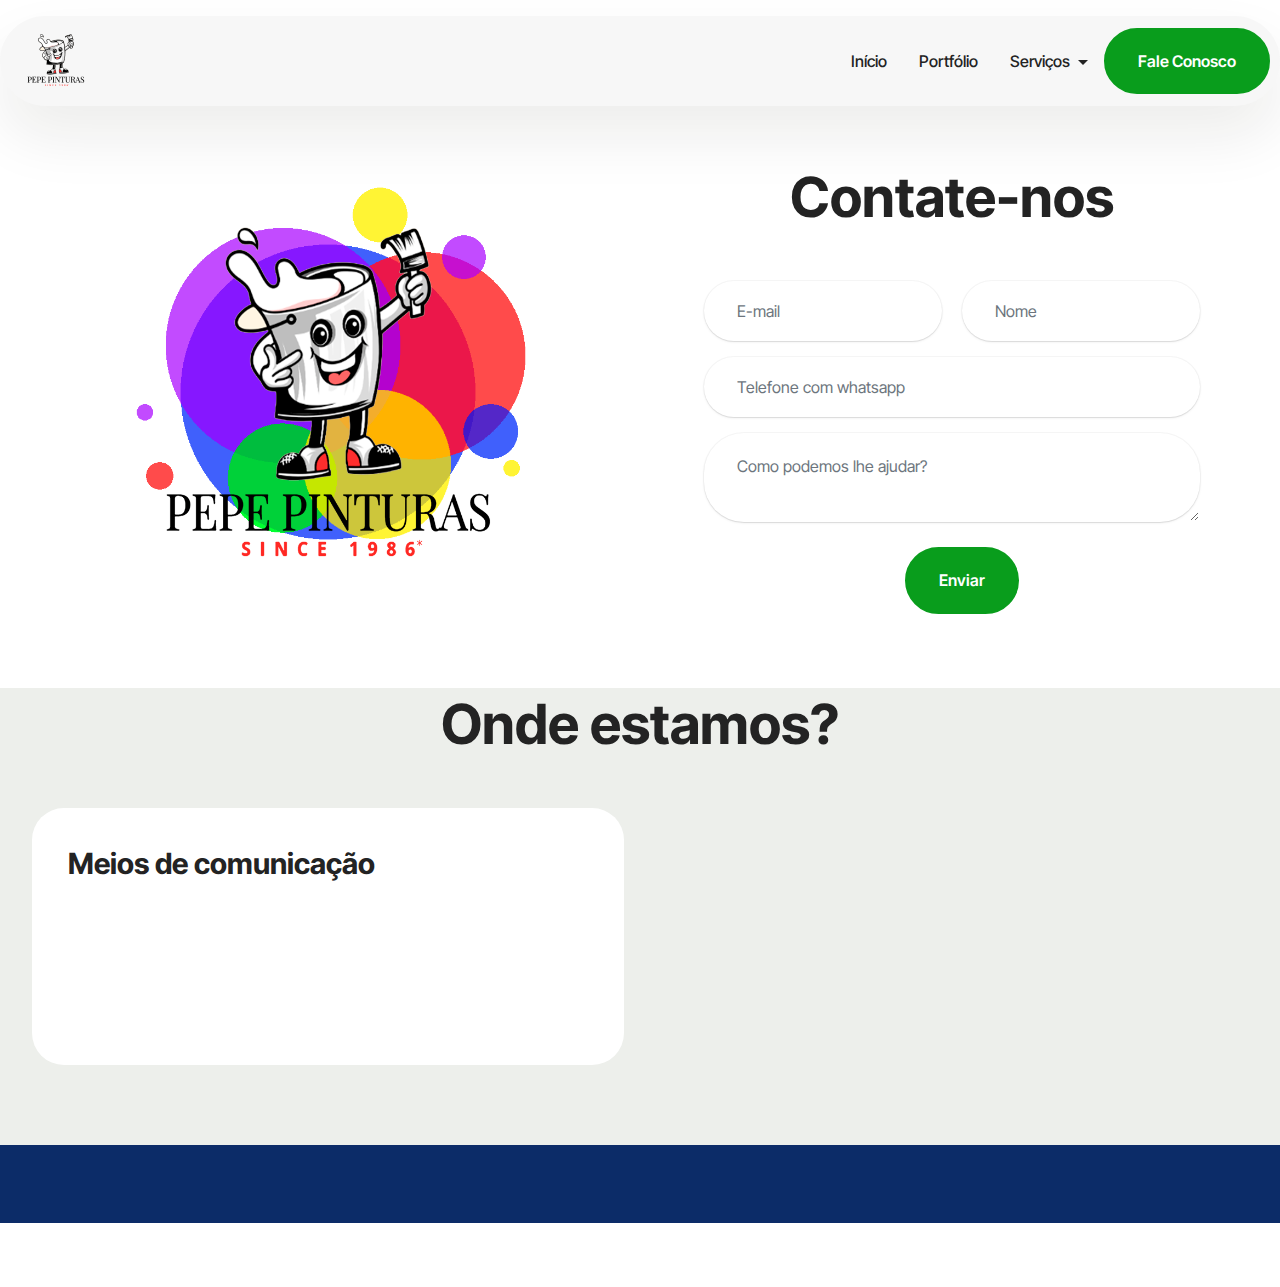
<file: page7.html>
<!DOCTYPE html>
<html  >
<head>
  <!-- Site made with Mobirise Website Builder v6.0.1, https://mobirise.com -->
  <meta charset="UTF-8">
  <meta http-equiv="X-UA-Compatible" content="IE=edge">
  <meta name="generator" content="Mobirise v6.0.1, mobirise.com">
  <meta name="viewport" content="width=device-width, initial-scale=1, minimum-scale=1">
  <link rel="shortcut icon" href="assets/images/balde-since.png-2-160x160.png" type="image/x-icon">
  <meta name="description" content="">
  
  
  <title>Fale conosco</title>
  <link rel="stylesheet" href="assets/bootstrap/css/bootstrap.min.css">
  <link rel="stylesheet" href="assets/bootstrap/css/bootstrap-grid.min.css">
  <link rel="stylesheet" href="assets/bootstrap/css/bootstrap-reboot.min.css">
  <link rel="stylesheet" href="assets/animatecss/animate.css">
  <link rel="stylesheet" href="assets/dropdown/css/style.css">
  <link rel="stylesheet" href="assets/theme/css/style.css">
  <link rel="preload" href="https://fonts.googleapis.com/css?family=Inter+Tight:100,200,300,400,500,600,700,800,900,100i,200i,300i,400i,500i,600i,700i,800i,900i&display=swap" as="style" onload="this.onload=null;this.rel='stylesheet'">
  <noscript><link rel="stylesheet" href="https://fonts.googleapis.com/css?family=Inter+Tight:100,200,300,400,500,600,700,800,900,100i,200i,300i,400i,500i,600i,700i,800i,900i&display=swap"></noscript>
  <link rel="preload" as="style" href="assets/mobirise/css/mbr-additional.css?v=aetkB0"><link rel="stylesheet" href="assets/mobirise/css/mbr-additional.css?v=aetkB0" type="text/css">

  
  
  
</head>
<body>
  
  <section data-bs-version="5.1" class="menu menu5 cid-uIcUrSlaxy" once="menu" id="menu05-2z">
	

	<nav class="navbar navbar-dropdown navbar-expand-lg">
		<div class="container">
			<div class="navbar-brand">
				<span class="navbar-logo">
					<a href="index.html">
						<img src="assets/images/balde-since.png-2-160x160.png" alt="Pepe Pinturas" style="height: 5rem;">
					</a>
				</span>
				
			</div>
			<button class="navbar-toggler" type="button" data-toggle="collapse" data-bs-toggle="collapse" data-target="#navbarSupportedContent" data-bs-target="#navbarSupportedContent" aria-controls="navbarNavAltMarkup" aria-expanded="false" aria-label="Toggle navigation">
				<div class="hamburger">
					<span></span>
					<span></span>
					<span></span>
					<span></span>
				</div>
			</button>
			<div class="collapse navbar-collapse" id="navbarSupportedContent">
				<ul class="navbar-nav nav-dropdown" data-app-modern-menu="true"><li class="nav-item">
						<a class="nav-link link text-black text-primary display-7" href="inicio.html">Início</a>
					</li>
					<li class="nav-item">
						<a class="nav-link link text-black text-primary display-7" href="portifólio.html" aria-expanded="false">Portfólio</a>
					</li>
					<li class="nav-item dropdown">
						<a class="nav-link link text-black dropdown-toggle display-7" href="https://mobiri.se" data-toggle="dropdown-submenu" data-bs-toggle="dropdown" data-bs-auto-close="outside" aria-expanded="false">Serviços</a><div class="dropdown-menu" aria-labelledby="dropdown-494"><a class="text-black dropdown-item text-primary display-7" href="recidencial.html">Pintura Residencial</a><a class="text-black dropdown-item text-primary display-7" href="comercial.html">Pintura Comercial</a><a class="text-black dropdown-item text-primary display-7" href="imobiliaria.html">Entrega para Imobiliária</a><a class="text-black dropdown-item text-primary display-7" href="reparos.html">Reparos</a><a class="text-black show dropdown-item text-primary display-7" href="epoxi.html">Epóxi</a></div>
					</li></ul>
				<div class="navbar-buttons mbr-section-btn"><a class="btn btn-primary display-7" href="fale conosco.html">Fale Conosco</a></div>
			</div>
		</div>
	</nav>
</section>

<section data-bs-version="5.1" class="form03 cid-uIcWjqg7IF" id="form03-31">
    

    

    <div class="container">
        <div class="row justify-content-center">
            <div class="col-12 col-lg item-wrapper">
                <div class="mbr-section-head mb-5">
                    <h3 class="mbr-section-title mbr-fonts-style align-center mb-0 display-2"><strong>Contate-nos</strong></h3>
                    
                </div>
                <div class="col-lg-12 mx-auto mbr-form" data-form-type="formoid">
                    <form action="https://mobirise.eu/" method="POST" class="mbr-form form-with-styler" data-form-title="Form Name"><input type="hidden" name="email" data-form-email="true" value="q25l9UEYKWege4w6m5EaeKA4LNMqsfNsqWJBr1JbR+xiczoZhMkl138FksIzX5svqQutO7LctV1mlfCEVUMTG/aruS2jdWKODka2Ysw4XRL1F6r3CzXof2C+puRfhKAe">
                        <div class="row">
                            <div hidden="hidden" data-form-alert="" class="alert alert-success col-12">Agradecemos a preferência, entraremos em contato em breve.</div>
                            <div hidden="hidden" data-form-alert-danger="" class="alert alert-danger col-12">
                                Oops...! some problem!
                            </div>
                        </div>
                        <div class="dragArea row">
                            <div class="col-md col-sm-12 form-group mb-3 mb-3" data-for="name">
                                <input type="text" name="name" placeholder="Nome" data-form-field="name" class="form-control" value="" id="name-form03-31">
                            </div>
                            <div class="col-md col-sm-12 form-group mb-3 mb-3" data-for="email">
                                <input type="email" name="email" placeholder="E-mail" data-form-field="email" class="form-control" value="" id="email-form03-31">
                            </div>
                            <div class="col-12 form-group mb-3 mb-3" data-for="phone">
                                <input type="tel" name="phone" placeholder="Telefone com whatsapp" data-form-field="phone" class="form-control" value="" id="phone-form03-31">
                            </div>
                            <div class="col-12 form-group mb-3 mb-3" data-for="textarea">
                                <textarea name="textarea" placeholder="Como podemos lhe ajudar?" data-form-field="textarea" class="form-control" id="textarea-form03-31"></textarea>
                            </div>
                            <div class="col-lg-12 col-md-12 col-sm-12 align-center mbr-section-btn"><button type="submit" class="btn btn-primary display-7">
                                    Enviar</button></div>
                        </div>
                    </form>
                </div>


            </div>
            <div class="col-12 col-lg-6">
                <div class="image-wrapper">
                    <img class="w-100" src="assets/images/com-fundo.png" alt="Mobirise Website Builder">
                </div>
            </div>

        </div>
    </div>
</section>

<section data-bs-version="5.1" class="contacts02 map1 cid-uIcUrRecYJ" id="contacts02-2x">

    

    
    <div class="container">
        <div class="row justify-content-center">
            <div class="col-12 content-head">
                <div class="mbr-section-head mb-5">
                    <h3 class="mbr-section-title mbr-fonts-style align-center mb-0 display-2">
                        <strong>Onde estamos?</strong></h3>
                    
                </div>
            </div>
        </div>
        <div class="row justify-content-center">
            <div class="card col-12 col-md-12 col-lg-6">
                <div class="card-wrapper">
                    <div class="text-wrapper">
                        <h5 class="cardTitle mbr-fonts-style mb-2 display-5">
                            <strong>Meios de comunicação</strong></h5>
                        <ul class="list mbr-fonts-style display-7">
                            <li class="mbr-text item-wrap">Telefone: <a href="tel:5567999538489" class="text-primary"></a><a href="tel:5567999538489" class="text-primary">+55&nbsp;(67)&nbsp;9 9</a>9538489</li>
                            <li class="mbr-text item-wrap">WhatsApp: <a href="https://wa.me/5567996524170" class="text-primary">+55 (67) 9 9652-4170</a></li>
                            <li class="mbr-text item-wrap">Email: <a href="mailto:pepe.pinturasdourados@gmail.com" class="text-primary">pepe.pinturasdourados@gmail.com</a></li>
                            <li class="mbr-text item-wrap">Endereço: Rua José Stropa, 660, Dourados, Mato Grosso do sul</li>
                            <li class="mbr-text item-wrap">Horário de Funcionamento: 08:00AM - 05:00PM (08:00 - 17:00)</li>
                        </ul>
                    </div>
                </div>
            </div>
            <div class="map-wrapper col-md-12 col-lg-6">
                <div class="google-map"><iframe frameborder="0" style="border:0" src="https://www.google.com/maps/embed?pb=!1m18!1m12!1m3!1d3692.8888382434498!2d-54.81901482470907!3d-22.24429607972686!2m3!1f0!2f0!3f0!3m2!1i1024!2i768!4f13.1!3m3!1m2!1s0x416d590084d7c337%3A0x51dc5005f7cb5812!2sPepe%20Pinturas!5e0!3m2!1spt-BR!2sbr!4v1744474388744!5m2!1spt-BR!2sbr" allowfullscreen=""></iframe></div>
            </div>
        </div>
    </div>
</section>

<section data-bs-version="5.1" class="footer2 cid-uIcUrRQyFo" once="footers" id="footer02-2y">
    

    
    

    <div class="container">
        <div class="row">
            <div class="col-12 col-lg-6 center mt-2 mb-3">
                <p class="mbr-fonts-style copyright mb-0 display-7">
                    © Copyright 2025 Pepe Pinturas - Todos os direitos reservados</p>
            </div>
            <div class="col-12 col-lg-6 center">
                <div class="row-links mt-2 mb-3">
                    <ul class="row-links-soc">
                        
                        
                        
                        
                    <li class="row-links-soc-item mbr-fonts-style display-7">
                            <a href="https://www.instagram.com/pepe.pinturasdourados/" class="text-primary" target="_blank">Instagram</a>
                        </li><li class="row-links-soc-item mbr-fonts-style display-7"><a href="https://wa.me/67996524170" class="text-primary">Whatsapp</a></li><li class="row-links-soc-item mbr-fonts-style display-7"><a href="mailto:pepe.pinturasdourados@gmail.com" class="text-primary">Email</a></li><li class="row-links-soc-item mbr-fonts-style display-7"><a href="https://www.facebook.com/pepe.pinturasdourados/?locale=pt_BR" class="text-primary" target="_blank">Facebook</a></li></ul>
                </div>
            </div>
        </div>
    </div>
</section><section class="display-7" style="padding: 0;align-items: center;justify-content: center;flex-wrap: wrap;    align-content: center;display: flex;position: relative;height: 4rem;"><a href="https://mobiri.se/3932734" style="flex: 1 1;height: 4rem;position: absolute;width: 100%;z-index: 1;"><img alt="" style="height: 4rem;" src="[data-uri]"></a><p style="margin: 0;text-align: center;" class="display-7">&#8204;</p><a style="z-index:1" href="https://mobirise.com/drag-drop-website-builder.html">Drag & Drop Website Builder</a></section><script src="assets/bootstrap/js/bootstrap.bundle.min.js"></script>  <script src="assets/smoothscroll/smooth-scroll.js"></script>  <script src="assets/ytplayer/index.js"></script>  <script src="assets/dropdown/js/navbar-dropdown.js"></script>  <script src="assets/theme/js/script.js"></script>  <script src="assets/formoid/formoid.min.js"></script>  
  
  
  <input name="animation" type="hidden">
  </body>
</html>
</file>
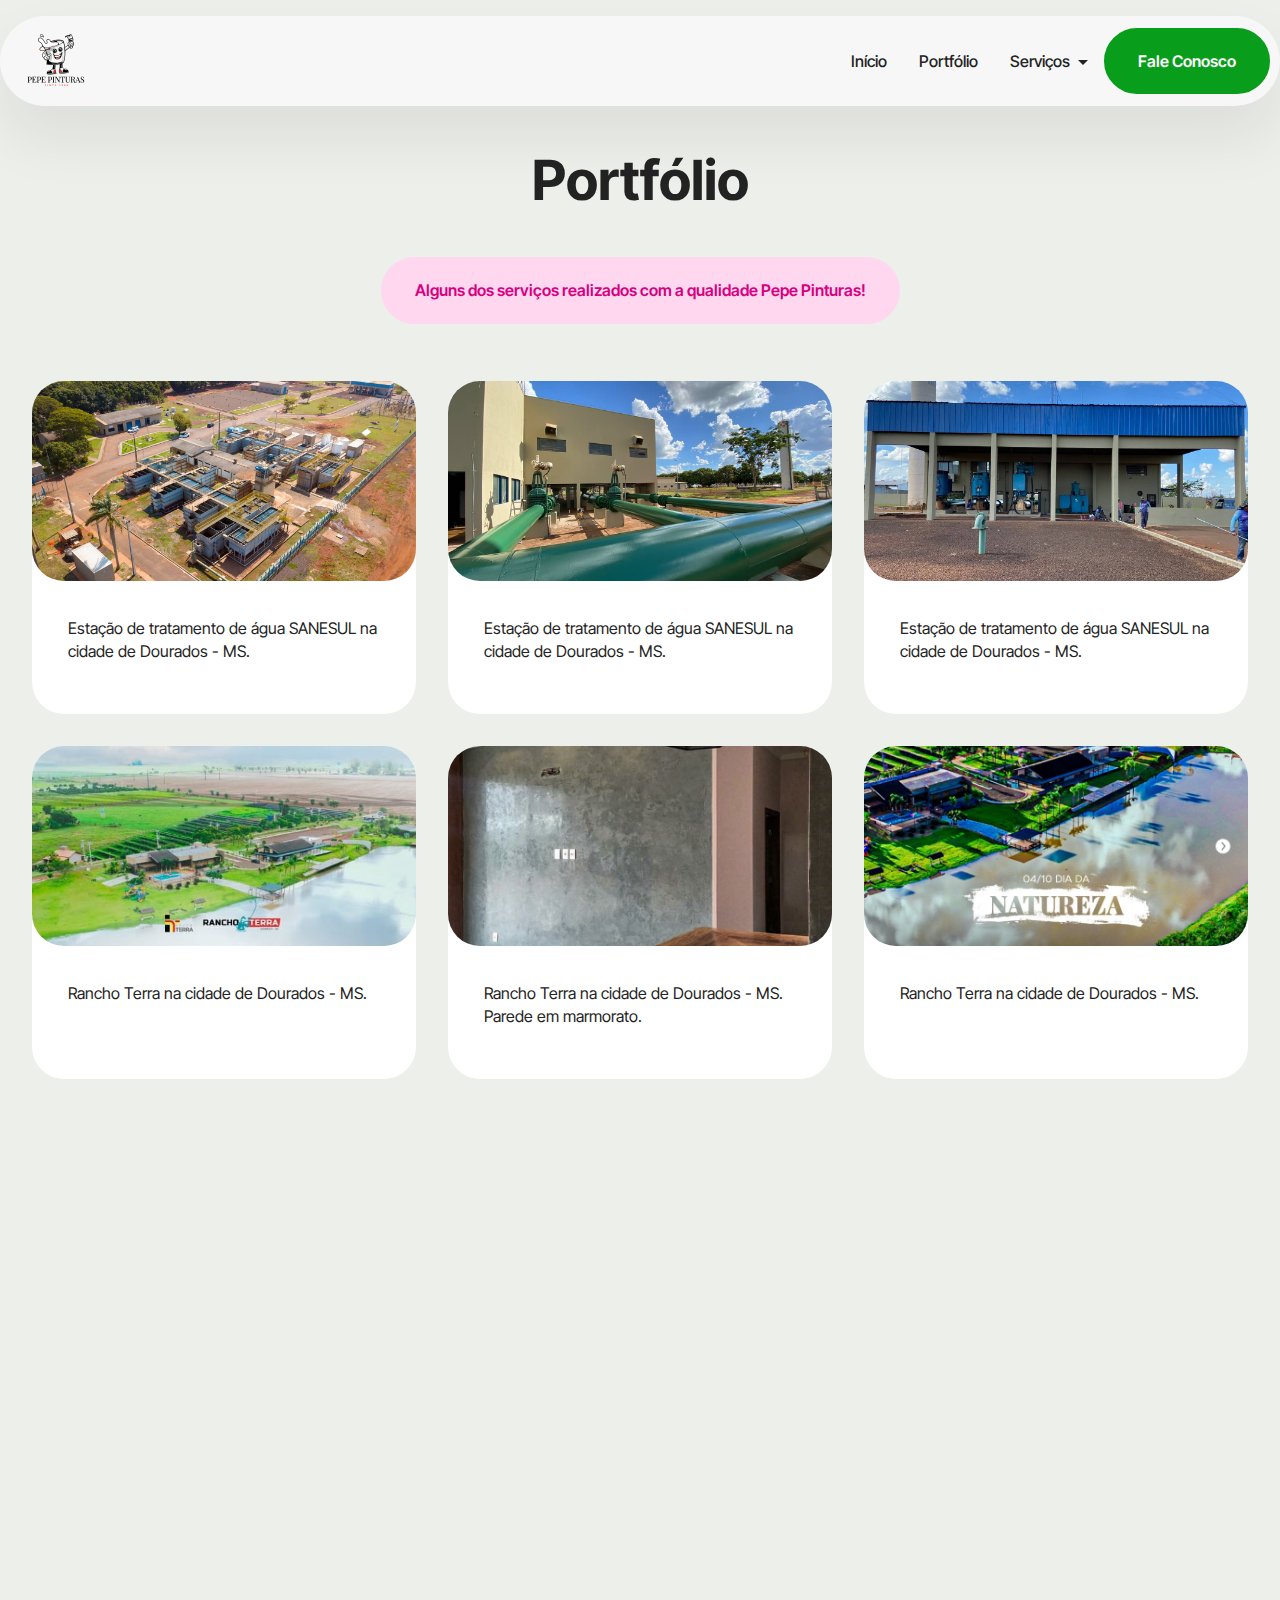
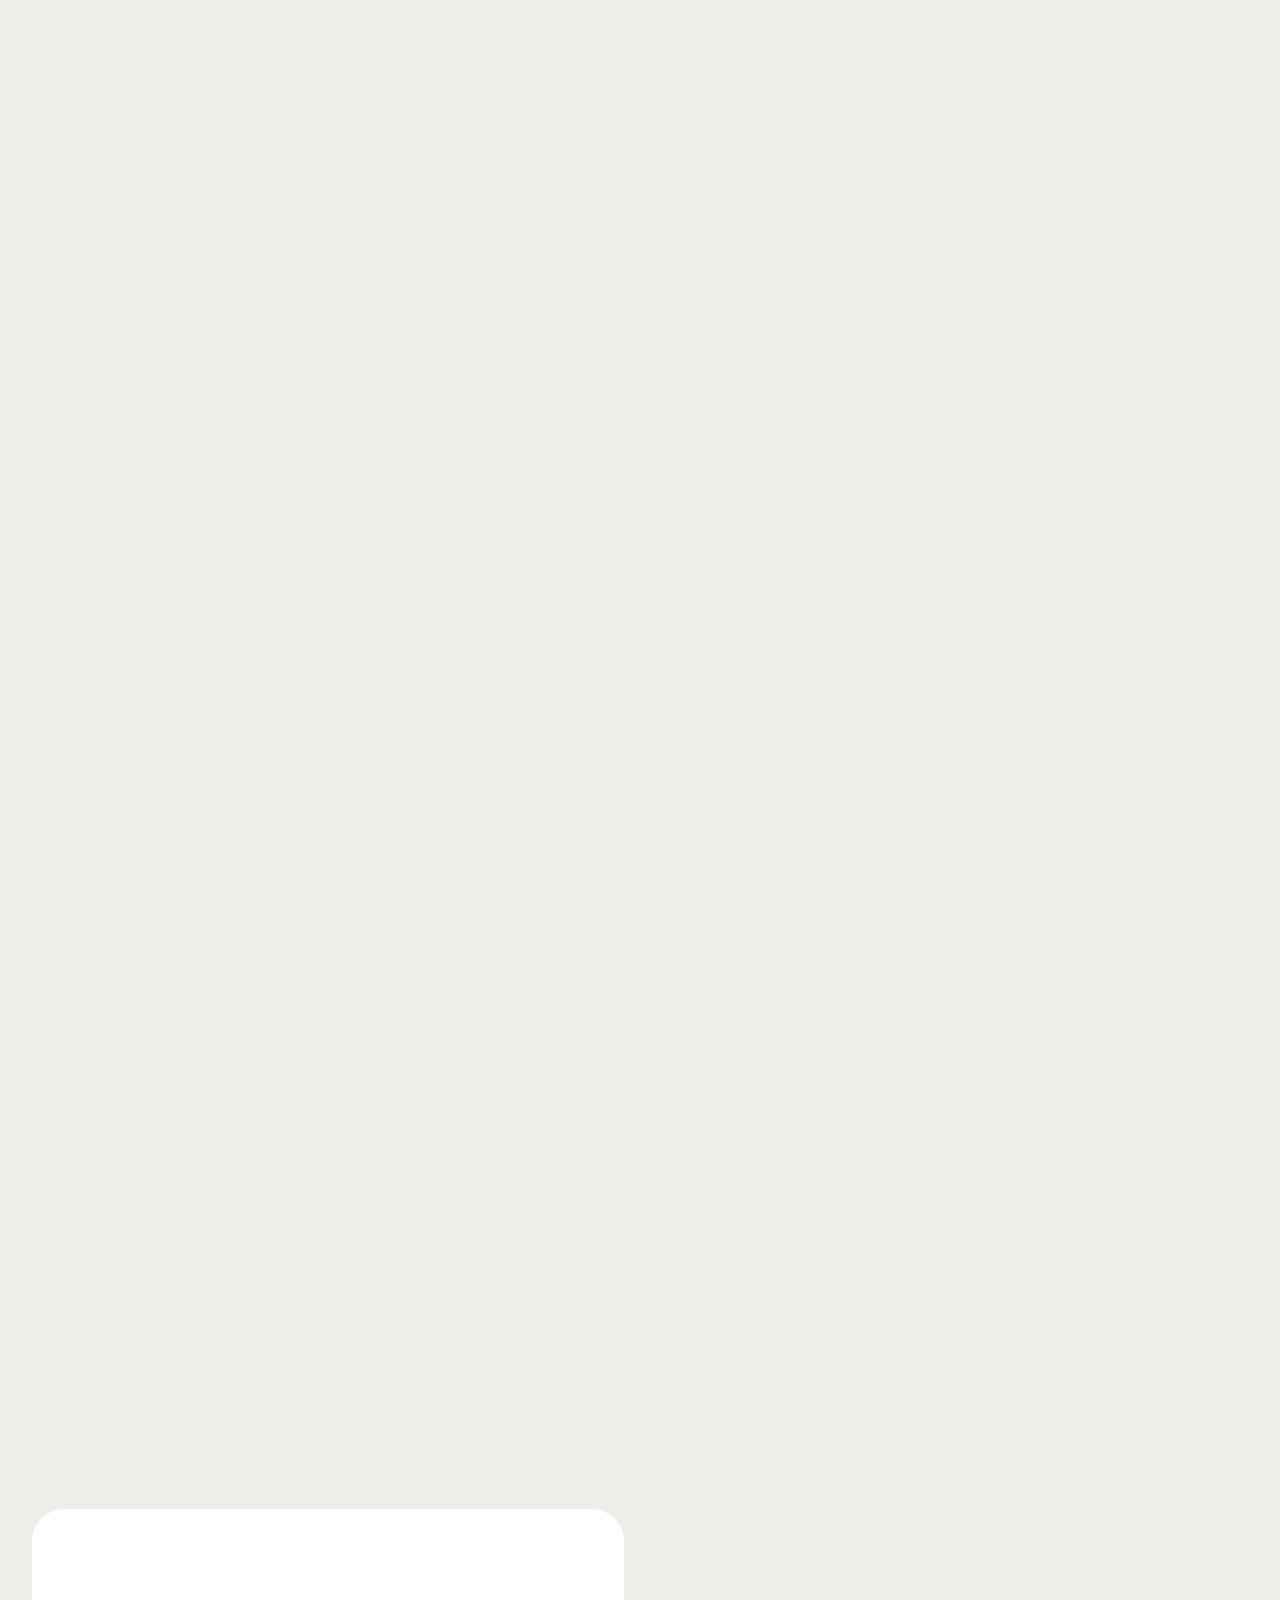
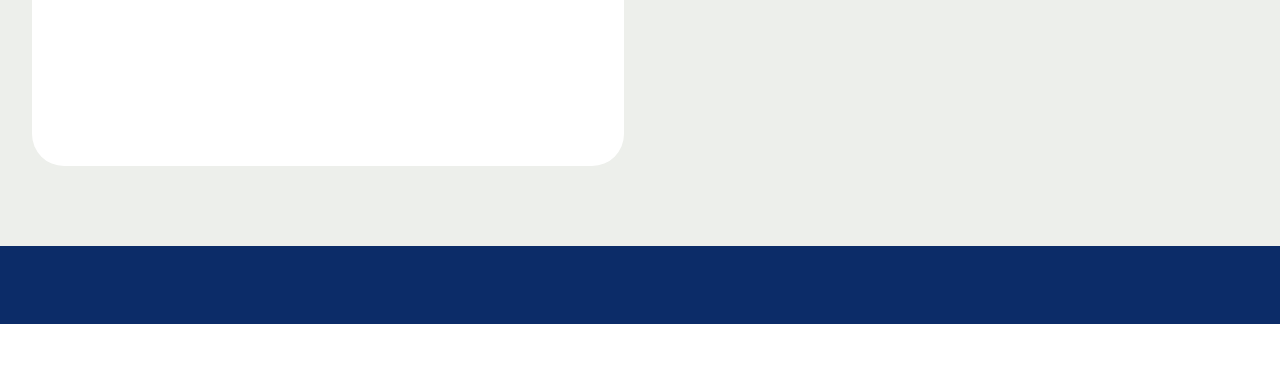
<file: portifólio.html>
<!DOCTYPE html>
<html  >
<head>
  <!-- Site made with Mobirise Website Builder v6.0.1, https://mobirise.com -->
  <meta charset="UTF-8">
  <meta http-equiv="X-UA-Compatible" content="IE=edge">
  <meta name="generator" content="Mobirise v6.0.1, mobirise.com">
  <meta name="viewport" content="width=device-width, initial-scale=1, minimum-scale=1">
  <link rel="shortcut icon" href="assets/images/balde-since.png-2-160x160.png" type="image/x-icon">
  <meta name="description" content="">
  
  
  <title>Portfólio</title>
  <link rel="stylesheet" href="assets/bootstrap/css/bootstrap.min.css">
  <link rel="stylesheet" href="assets/bootstrap/css/bootstrap-grid.min.css">
  <link rel="stylesheet" href="assets/bootstrap/css/bootstrap-reboot.min.css">
  <link rel="stylesheet" href="assets/animatecss/animate.css">
  <link rel="stylesheet" href="assets/dropdown/css/style.css">
  <link rel="stylesheet" href="assets/theme/css/style.css">
  <link rel="preload" href="https://fonts.googleapis.com/css?family=Inter+Tight:100,200,300,400,500,600,700,800,900,100i,200i,300i,400i,500i,600i,700i,800i,900i&display=swap" as="style" onload="this.onload=null;this.rel='stylesheet'">
  <noscript><link rel="stylesheet" href="https://fonts.googleapis.com/css?family=Inter+Tight:100,200,300,400,500,600,700,800,900,100i,200i,300i,400i,500i,600i,700i,800i,900i&display=swap"></noscript>
  <link rel="preload" as="style" href="assets/mobirise/css/mbr-additional.css?v=g5HaM2"><link rel="stylesheet" href="assets/mobirise/css/mbr-additional.css?v=g5HaM2" type="text/css">

  
  
  
</head>
<body>
  
  <section data-bs-version="5.1" class="menu menu5 cid-uIcHD6NrPa" once="menu" id="menu05-20">
	

	<nav class="navbar navbar-dropdown navbar-expand-lg">
		<div class="container">
			<div class="navbar-brand">
				<span class="navbar-logo">
					<a href="index.html">
						<img src="assets/images/balde-since.png-2-160x160.png" alt="Pepe Pinturas" style="height: 5rem;">
					</a>
				</span>
				
			</div>
			<button class="navbar-toggler" type="button" data-toggle="collapse" data-bs-toggle="collapse" data-target="#navbarSupportedContent" data-bs-target="#navbarSupportedContent" aria-controls="navbarNavAltMarkup" aria-expanded="false" aria-label="Toggle navigation">
				<div class="hamburger">
					<span></span>
					<span></span>
					<span></span>
					<span></span>
				</div>
			</button>
			<div class="collapse navbar-collapse" id="navbarSupportedContent">
				<ul class="navbar-nav nav-dropdown" data-app-modern-menu="true"><li class="nav-item">
						<a class="nav-link link text-black text-primary display-7" href="inicio.html">Início</a>
					</li>
					<li class="nav-item">
						<a class="nav-link link text-black text-primary display-7" href="portifólio.html" aria-expanded="false">Portfólio</a>
					</li>
					<li class="nav-item dropdown">
						<a class="nav-link link text-black dropdown-toggle display-7" href="https://mobiri.se" data-toggle="dropdown-submenu" data-bs-toggle="dropdown" data-bs-auto-close="outside" aria-expanded="false">Serviços</a><div class="dropdown-menu" aria-labelledby="dropdown-494"><a class="text-black dropdown-item text-primary display-7" href="recidencial.html">Pintura Residencial</a><a class="text-black dropdown-item text-primary display-7" href="comercial.html">Pintura Comercial</a><a class="text-black dropdown-item text-primary display-7" href="imobiliaria.html">Entrega para Imobiliária</a><a class="text-black dropdown-item text-primary display-7" href="reparos.html">Reparos</a><a class="text-black show dropdown-item text-primary display-7" href="epoxi.html">Epóxi</a></div>
					</li></ul>
				<div class="navbar-buttons mbr-section-btn"><a class="btn btn-primary display-7" href="fale conosco.html">Fale Conosco</a></div>
			</div>
		</div>
	</nav>
</section>

<section data-bs-version="5.1" class="features6 start cid-uIaBIQcTpC" id="features06-m">
	
	
	<div class="container">
		<div class="row justify-content-center">
			<div class="col-12 content-head">
				<div class="mbr-section-head mb-5">
					<h4 class="mbr-section-title mbr-fonts-style align-center mb-0 display-2">
						<strong>Portfólio</strong></h4>
					
					<div class="mbr-section-btn item-footer mt-4"><a href="" class="btn item-btn btn-secondary display-7">Alguns dos serviços realizados com a qualidade Pepe Pinturas!</a></div>
				</div>
			</div>
		</div>
		<div class="row">
			
			<div class="item features-image col-12 col-md-6 col-lg-4 active">
				<div class="item-wrapper">
					<div class="item-img">
						<img src="assets/images/eta.jpg-1300x730.jpg" alt="Mobirise Website Builder" data-slide-to="0" data-bs-slide-to="0">
					</div>
					<div class="item-content">
						
						<p class="mbr-text mbr-fonts-style display-7">
							Estação de tratamento de água SANESUL na cidade de Dourados - MS.</p>
						
					</div>
				</div>
			</div><div class="item features-image col-12 col-md-6 col-lg-4">
				<div class="item-wrapper">
					<div class="item-img">
						<img src="assets/images/photo-6-2025-04-03-16-34.jpg" alt="Mobirise Website Builder" data-slide-to="1" data-bs-slide-to="1">
					</div>
					<div class="item-content">
						
						<p class="mbr-text mbr-fonts-style display-7">
							Estação de tratamento de água SANESUL na cidade de Dourados - MS.
						</p>
						
					</div>
				</div>
			</div><div class="item features-image col-12 col-md-6 col-lg-4">
				<div class="item-wrapper">
					<div class="item-img">
						<img src="assets/images/photo-5-2025-04-03-16-34.jpg" alt="Mobirise Website Builder" data-slide-to="2" data-bs-slide-to="2">
					</div>
					<div class="item-content">
						
						<p class="mbr-text mbr-fonts-style display-7">
							Estação de tratamento de água SANESUL na cidade de Dourados - MS.
						</p>
						
					</div>
				</div>
			</div><div class="item features-image col-12 col-md-6 col-lg-4">
				<div class="item-wrapper">
					<div class="item-img">
						<img src="assets/images/rancho-terra1.jpg-828x306.jpg" alt="Mobirise Website Builder" data-slide-to="3" data-bs-slide-to="3">
					</div>
					<div class="item-content">
						
						<p class="mbr-text mbr-fonts-style display-7">
							Rancho Terra na cidade de Dourados - MS.</p>
						
					</div>
				</div>
			</div><div class="item features-image col-12 col-md-6 col-lg-4">
				<div class="item-wrapper">
					<div class="item-img">
						<img src="assets/images/photo-15-2025-04-12-09-42-29.jpg-1-828x743.jpg" alt="Mobirise Website Builder" data-slide-to="4" data-bs-slide-to="4">
					</div>
					<div class="item-content">
						
						<p class="mbr-text mbr-fonts-style display-7">
							Rancho Terra na cidade de Dourados - MS. Parede em marmorato.</p>
						
					</div>
				</div>
			</div><div class="item features-image col-12 col-md-6 col-lg-4">
				<div class="item-wrapper">
					<div class="item-img">
						<img src="assets/images/rancho-terra.jpg-828x828.jpg" alt="Mobirise Website Builder" data-slide-to="5" data-bs-slide-to="5">
					</div>
					<div class="item-content">
						
						<p class="mbr-text mbr-fonts-style display-7">
							Rancho Terra na cidade de Dourados - MS.
						</p>
						
					</div>
				</div>
			</div><div class="item features-image col-12 col-md-6 col-lg-4">
				<div class="item-wrapper">
					<div class="item-img">
						<img src="assets/images/eb1.jpg-1-400x228.jpg" alt="Mobirise Website Builder" data-slide-to="6" data-bs-slide-to="6">
					</div>
					<div class="item-content">
						
						<p class="mbr-text mbr-fonts-style display-7">
							Escola Erasmo Braga em Dourados - MS.</p>
						
					</div>
				</div>
			</div><div class="item features-image col-12 col-md-6 col-lg-4">
				<div class="item-wrapper">
					<div class="item-img">
						<img src="assets/images/eb.jpg-768x960.jpeg" alt="Mobirise Website Builder" data-slide-to="7" data-bs-slide-to="7">
					</div>
					<div class="item-content">
						
						<p class="mbr-text mbr-fonts-style display-7">Escola Erasmo Braga em Dourados - MS.
<br>
<br></p>
						
					</div>
				</div>
			</div><div class="item features-image col-12 col-md-6 col-lg-4">
				<div class="item-wrapper">
					<div class="item-img">
						<img src="assets/images/photo-16-2025-04-12-09-42-29.jpg-1-828x815.jpg" alt="Mobirise Website Builder" data-slide-to="8" data-bs-slide-to="8">
					</div>
					<div class="item-content">
						
						<p class="mbr-text mbr-fonts-style display-7">Quadra Poliesportiva realizada na cidade de Ponta Porã - MS. Tinta Epóxi.</p>
						
					</div>
				</div>
			</div><div class="item features-image col-12 col-md-6 col-lg-4">
				<div class="item-wrapper">
					<div class="item-img">
						<img src="assets/images/photo-1-2025-04-03-16-34.jpg" alt="Mobirise Website Builder" data-slide-to="9" data-bs-slide-to="9">
					</div>
					<div class="item-content">
						
						<p class="mbr-text mbr-fonts-style display-7">
							Quadra Poliesportiva na E. E. Min. João Paulo dos Reis Veloso em Dourados - MS. Tinta Epóxi.</p>
						
					</div>
				</div>
			</div><div class="item features-image col-12 col-md-6 col-lg-4">
				<div class="item-wrapper">
					<div class="item-img">
						<img src="assets/images/photo-1-2025-04-12-09-42-28.jpg-1-1273x1266.jpg" alt="Mobirise Website Builder" data-slide-to="11" data-bs-slide-to="11">
					</div>
					<div class="item-content">
						
						<p class="mbr-text mbr-fonts-style display-7">
							Quadra Poliesportiva na E. E. Min. João Paulo dos Reis Veloso em Dourados - MS. Tinta Epóxi.
						</p>
						
					</div>
				</div>
			</div><div class="item features-image col-12 col-md-6 col-lg-4">
				<div class="item-wrapper">
					<div class="item-img">
						<img src="assets/images/photo-2025-04-12-09-55-17.jpg-828x811.jpg" alt="Mobirise Website Builder" data-slide-to="11" data-bs-slide-to="11">
					</div>
					<div class="item-content">
						
						<p class="mbr-text mbr-fonts-style display-7">
							Quadra Poliesportiva escola São Jõao na cidade de Ponta Porã - MS. Tinta Epóxi.
						</p>
						
					</div>
				</div>
			</div><div class="item features-image col-12 col-md-6 col-lg-4">
				<div class="item-wrapper">
					<div class="item-img">
						<img src="assets/images/photo-4-2025-04-12-09-42-29.jpg-1-539x302.jpg" alt="Mobirise Website Builder" data-slide-to="12" data-bs-slide-to="12">
					</div>
					<div class="item-content">
						
						<p class="mbr-text mbr-fonts-style display-7">
							PRF cidade de caarapó - MS.</p>
						
					</div>
				</div>
			</div><div class="item features-image col-12 col-md-6 col-lg-4">
				<div class="item-wrapper">
					<div class="item-img">
						<img src="assets/images/photo-2-2025-04-12-09-42-29.jpg-960x539.jpg" alt="Mobirise Website Builder" data-slide-to="13" data-bs-slide-to="13">
					</div>
					<div class="item-content">
						
						<p class="mbr-text mbr-fonts-style display-7">
							PRF cidade de caarapó - MS.
						</p>
						
					</div>
				</div>
			</div><div class="item features-image col-12 col-md-6 col-lg-4">
				<div class="item-wrapper">
					<div class="item-img">
						<img src="assets/images/photo-3-2025-04-12-09-42-29.jpg-1-539x302.jpg" alt="Mobirise Website Builder" data-slide-to="14" data-bs-slide-to="14">
					</div>
					<div class="item-content">
						
						<p class="mbr-text mbr-fonts-style display-7">
							PRF cidade de caarapó - MS.
						</p>
						
					</div>
				</div>
			</div><div class="item features-image col-12 col-md-6 col-lg-4">
				<div class="item-wrapper">
					<div class="item-img">
						<img src="assets/images/photo-5-2025-04-12-09-42-29.jpg-1-1032x774.jpg" alt="Mobirise Website Builder" data-slide-to="15" data-bs-slide-to="15">
					</div>
					<div class="item-content">
						
						<p class="mbr-text mbr-fonts-style display-7">
							Quadra Poliesportiva na AABB na cidade de Dourados - MS. Tinta Epóxi.
						</p>
						
					</div>
				</div>
			</div><div class="item features-image col-12 col-md-6 col-lg-4">
				<div class="item-wrapper">
					<div class="item-img">
						<img src="assets/images/photo-6-2025-04-12-09-42-29.jpg-1-774x1032.jpg" alt="Mobirise Website Builder" data-slide-to="16" data-bs-slide-to="16">
					</div>
					<div class="item-content">
						
						<p class="mbr-text mbr-fonts-style display-7">
							Quadra Poliesportiva na AABB na cidade de Dourados - MS. Tinta Epóxi.
						</p>
						
					</div>
				</div>
			</div><div class="item features-image col-12 col-md-6 col-lg-4">
				<div class="item-wrapper">
					<div class="item-img">
						<img src="assets/images/photo-7-2025-04-12-09-42-29.jpg-1-1032x774.jpg" alt="Mobirise Website Builder" data-slide-to="17" data-bs-slide-to="17">
					</div>
					<div class="item-content">
						
						<p class="mbr-text mbr-fonts-style display-7">Quadra Poliesportiva na AABB na cidade de Dourados - MS. Tinta Epóxi.</p>
						
					</div>
				</div>
			</div><div class="item features-image col-12 col-md-6 col-lg-4">
				<div class="item-wrapper">
					<div class="item-img">
						<img src="assets/images/photo-13-2025-04-12-09-42-29.jpg-828x850.jpg" alt="Mobirise Website Builder" data-slide-to="19" data-bs-slide-to="19">
					</div>
					<div class="item-content">
						
						<p class="mbr-text mbr-fonts-style display-7">
							Quadra esportiva infantil na Escola Wings de educação infantil, Dourados - MS. Tinta Epóxi.</p>
						
					</div>
				</div>
			</div>
			
		</div>
	</div>
</section>

<section data-bs-version="5.1" class="contacts02 map1 cid-uIaFn9PYzK" id="contacts02-s">

    

    
    <div class="container">
        <div class="row justify-content-center">
            <div class="col-12 content-head">
                <div class="mbr-section-head mb-5">
                    <h3 class="mbr-section-title mbr-fonts-style align-center mb-0 display-2">
                        <strong>Nos encontre</strong></h3>
                    
                </div>
            </div>
        </div>
        <div class="row justify-content-center">
            <div class="card col-12 col-md-12 col-lg-6">
                <div class="card-wrapper">
                    <div class="text-wrapper">
                        <h5 class="cardTitle mbr-fonts-style mb-2 display-5">
                            <strong>Meios de comunicação</strong></h5>
                        <ul class="list mbr-fonts-style display-7">
                            <li class="mbr-text item-wrap">Telefone: <a href="tel:5567999538489" class="text-primary"></a><a href="tel:5567999538489" class="text-primary">+55&nbsp;(67)&nbsp;9 9</a>9538489</li>
                            <li class="mbr-text item-wrap">WhatsApp: <a href="https://wa.me/5567996524170" class="text-primary">+55 (67) 9 9652-4170</a></li>
                            <li class="mbr-text item-wrap">Email: <a href="mailto:pepe.pinturasdourados@gmail.com" class="text-primary">pepe.pinturasdourados@gmail.com</a></li>
                            <li class="mbr-text item-wrap">Endereço: Rua José Stropa, 660, Dourados, Mato Grosso do sul</li>
                            <li class="mbr-text item-wrap">Horário de Funcionamento: 08:00AM - 05:00PM (08:00 - 17:00)</li>
                        </ul>
                    </div>
                </div>
            </div>
            <div class="map-wrapper col-md-12 col-lg-6">
                <div class="google-map"><iframe frameborder="0" style="border:0" src="https://www.google.com/maps/embed?pb=!1m18!1m12!1m3!1d3692.8888382434498!2d-54.81901482470907!3d-22.24429607972686!2m3!1f0!2f0!3f0!3m2!1i1024!2i768!4f13.1!3m3!1m2!1s0x416d590084d7c337%3A0x51dc5005f7cb5812!2sPepe%20Pinturas!5e0!3m2!1spt-BR!2sbr!4v1744474388744!5m2!1spt-BR!2sbr" allowfullscreen=""></iframe></div>
            </div>
        </div>
    </div>
</section>

<section data-bs-version="5.1" class="footer2 cid-uIcBb89cRq" once="footers" id="footer02-1b">
    

    
    

    <div class="container">
        <div class="row">
            <div class="col-12 col-lg-6 center mt-2 mb-3">
                <p class="mbr-fonts-style copyright mb-0 display-7">
                    © Copyright 2025 Pepe Pinturas - Todos os direitos reservados</p>
            </div>
            <div class="col-12 col-lg-6 center">
                <div class="row-links mt-2 mb-3">
                    <ul class="row-links-soc">
                        
                        
                        
                        
                    <li class="row-links-soc-item mbr-fonts-style display-7">
                            <a href="https://www.instagram.com/pepe.pinturasdourados/" class="text-primary" target="_blank">Instagram</a>
                        </li><li class="row-links-soc-item mbr-fonts-style display-7"><a href="https://wa.me/67996524170" class="text-primary">Whatsapp</a></li><li class="row-links-soc-item mbr-fonts-style display-7"><a href="mailto:pepe.pinturasdourados@gmail.com" class="text-primary">Email</a></li><li class="row-links-soc-item mbr-fonts-style display-7"><a href="https://www.facebook.com/pepe.pinturasdourados/?locale=pt_BR" class="text-primary" target="_blank">Facebook</a></li></ul>
                </div>
            </div>
        </div>
    </div>
</section><section class="display-7" style="padding: 0;align-items: center;justify-content: center;flex-wrap: wrap;    align-content: center;display: flex;position: relative;height: 4rem;"><a href="https://mobiri.se/3932734" style="flex: 1 1;height: 4rem;position: absolute;width: 100%;z-index: 1;"><img alt="" style="height: 4rem;" src="[data-uri]"></a><p style="margin: 0;text-align: center;" class="display-7">&#8204;</p><a style="z-index:1" href="https://mobirise.com/offline-website-builder.html">Offline Website Builder</a></section><script src="assets/bootstrap/js/bootstrap.bundle.min.js"></script>  <script src="assets/smoothscroll/smooth-scroll.js"></script>  <script src="assets/ytplayer/index.js"></script>  <script src="assets/dropdown/js/navbar-dropdown.js"></script>  <script src="assets/theme/js/script.js"></script>  
  
  
  <input name="animation" type="hidden">
  </body>
</html>
</file>
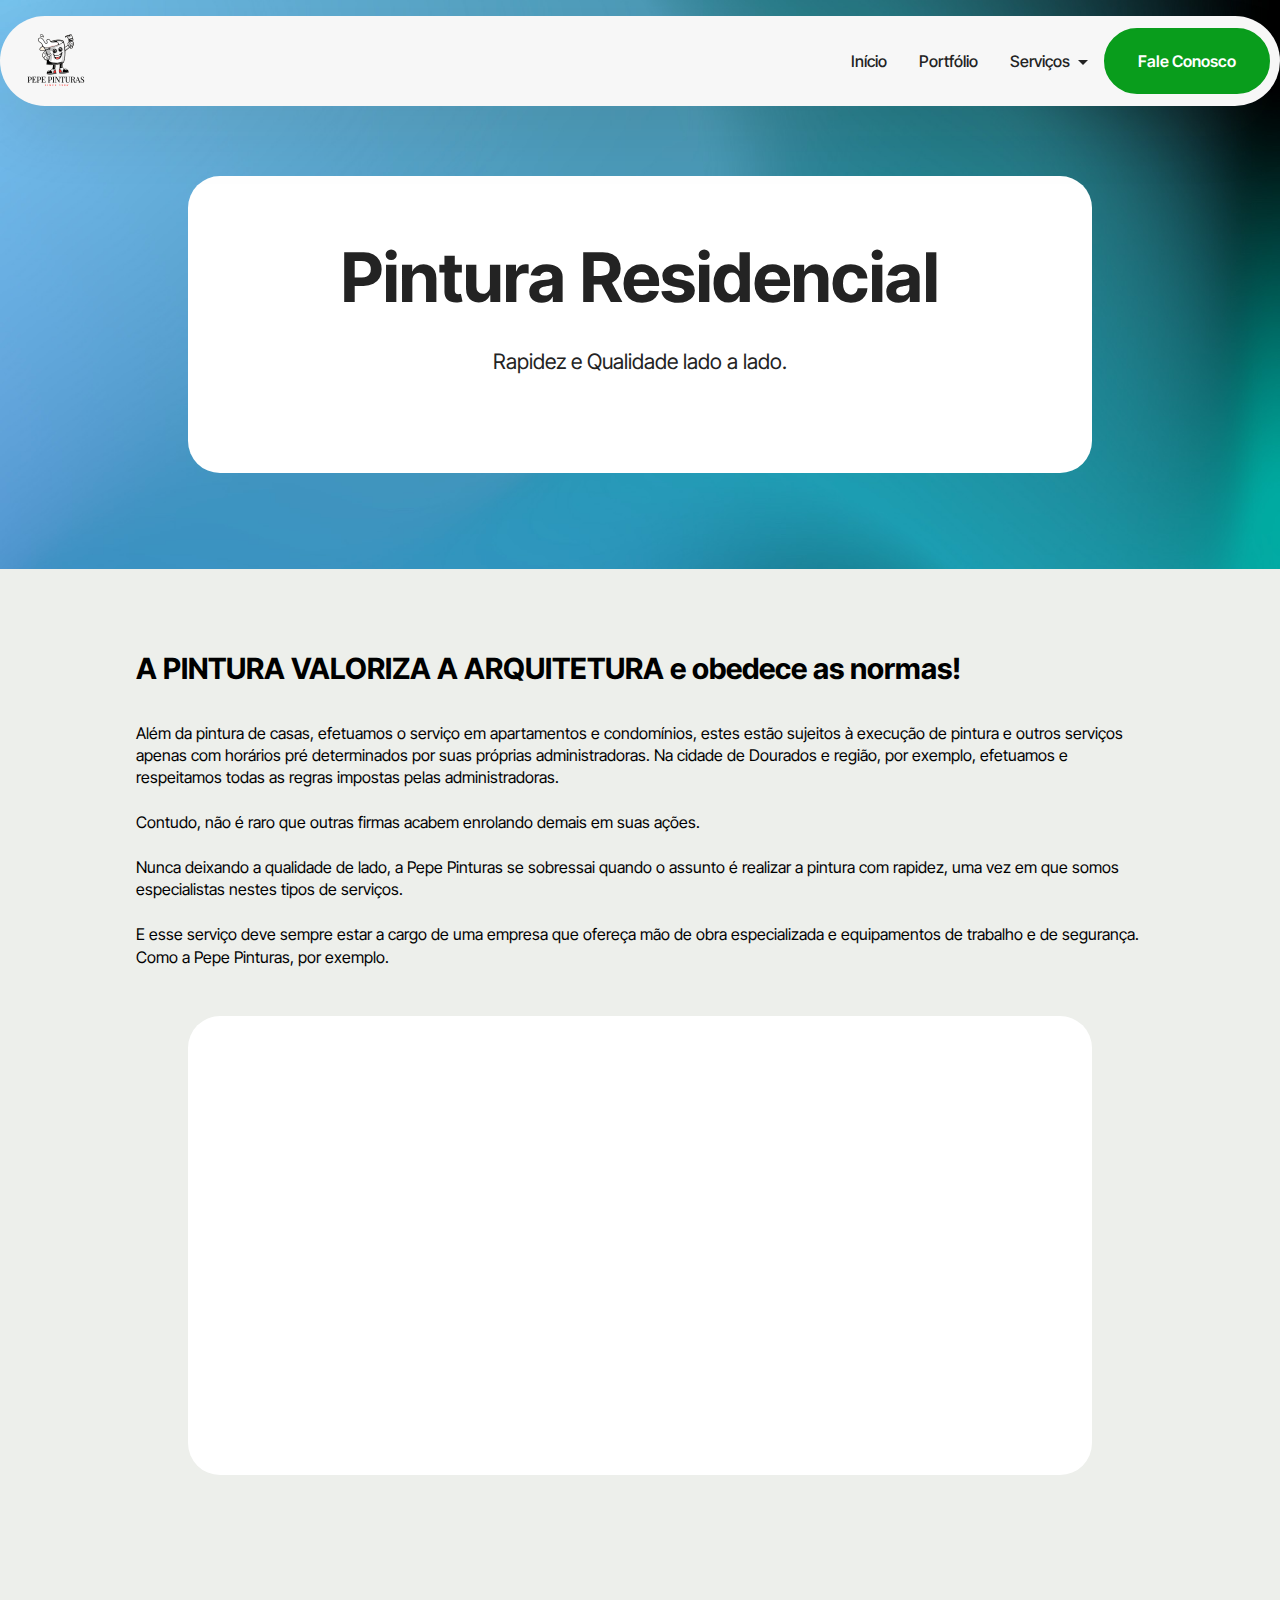
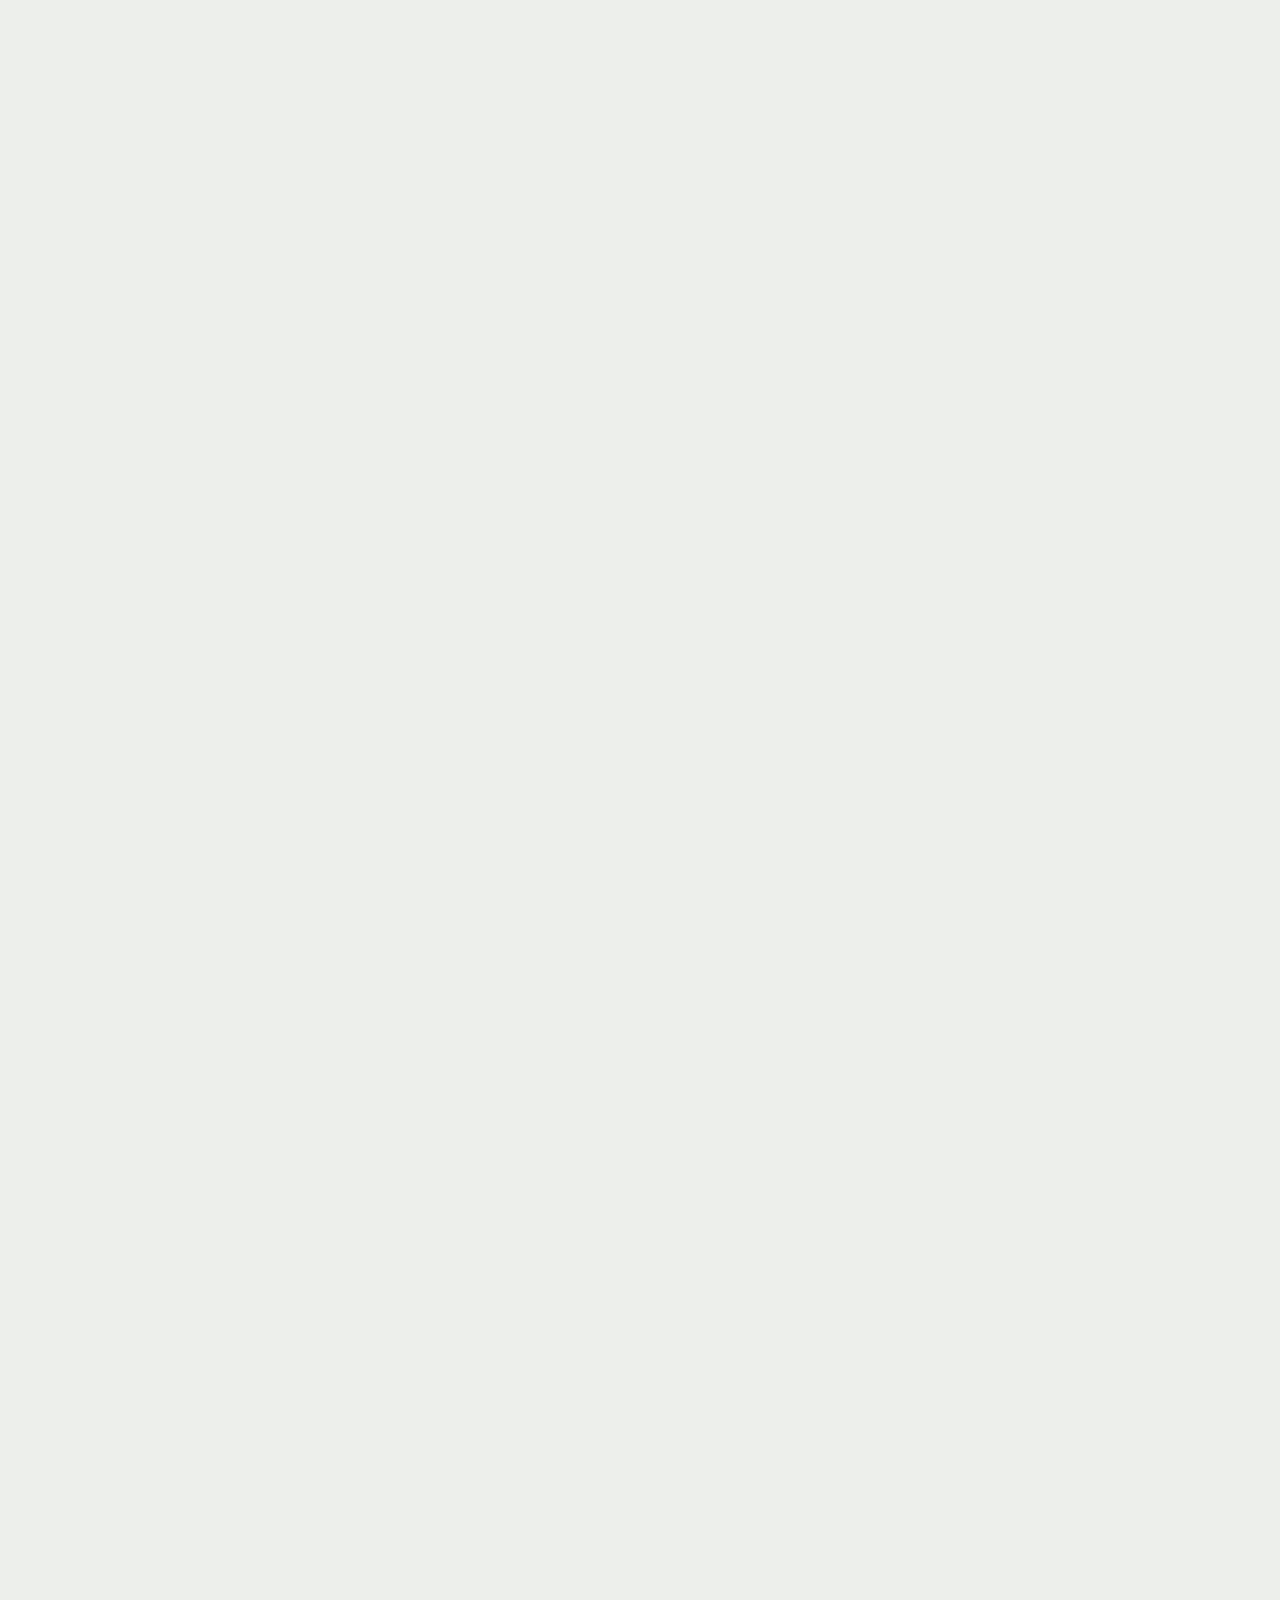
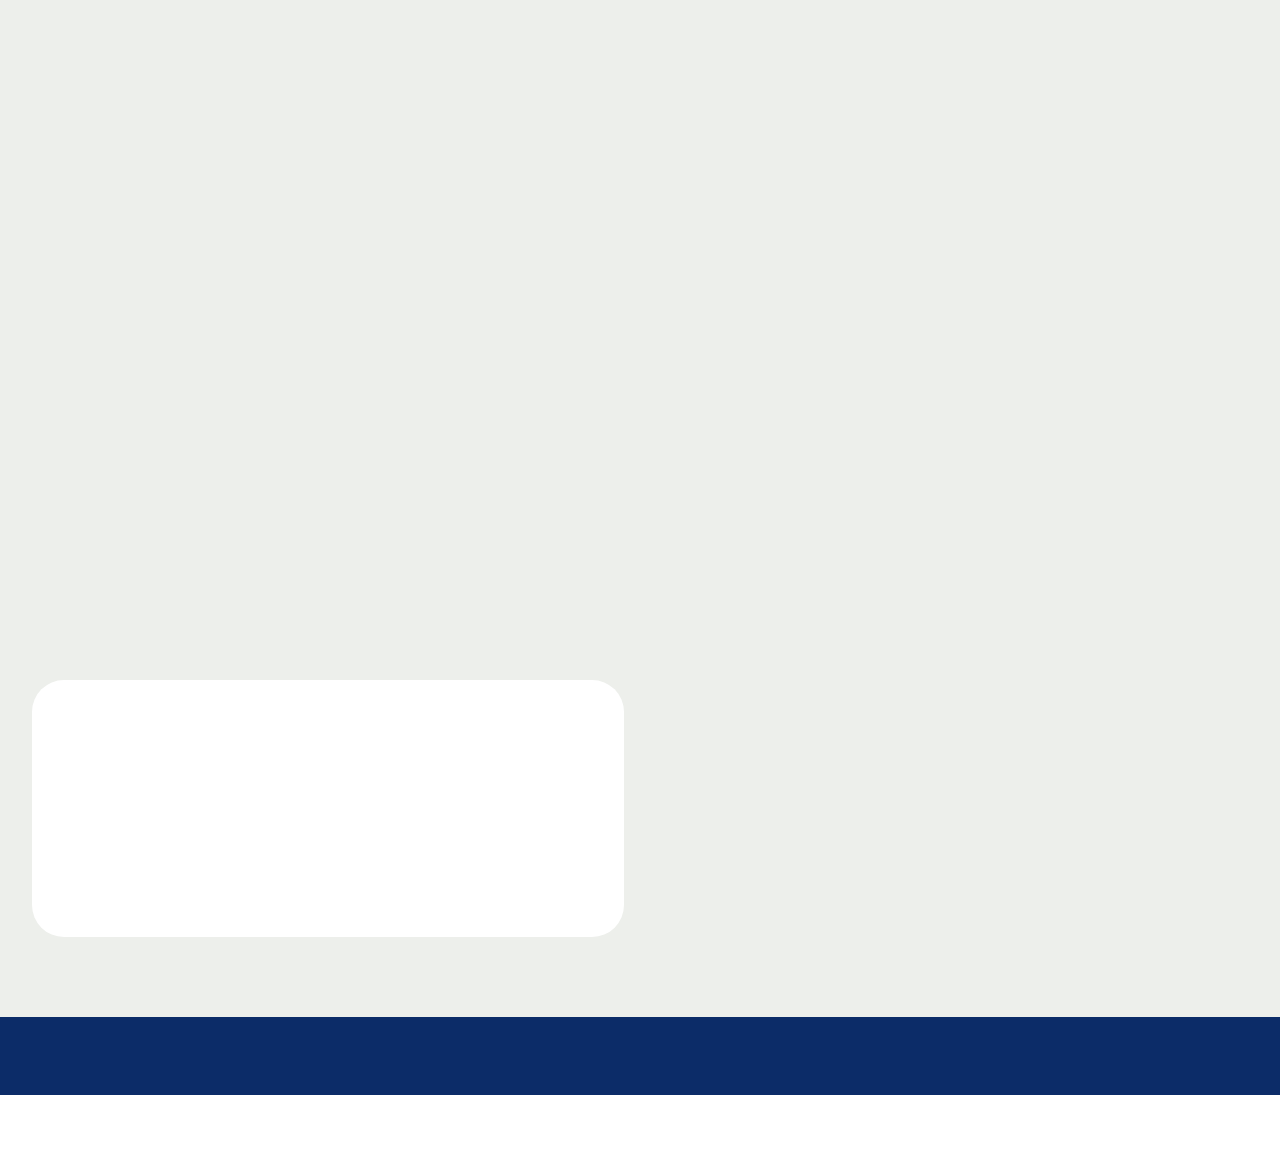
<file: recidencial.html>
<!DOCTYPE html>
<html  >
<head>
  <!-- Site made with Mobirise Website Builder v6.0.1, https://mobirise.com -->
  <meta charset="UTF-8">
  <meta http-equiv="X-UA-Compatible" content="IE=edge">
  <meta name="generator" content="Mobirise v6.0.1, mobirise.com">
  <meta name="viewport" content="width=device-width, initial-scale=1, minimum-scale=1">
  <link rel="shortcut icon" href="assets/images/balde-since.png-2-160x160.png" type="image/x-icon">
  <meta name="description" content="">
  
  
  <title>Pintura Residencial</title>
  <link rel="stylesheet" href="assets/web/assets/mobirise-icons2/mobirise2.css">
  <link rel="stylesheet" href="assets/bootstrap/css/bootstrap.min.css">
  <link rel="stylesheet" href="assets/bootstrap/css/bootstrap-grid.min.css">
  <link rel="stylesheet" href="assets/bootstrap/css/bootstrap-reboot.min.css">
  <link rel="stylesheet" href="assets/animatecss/animate.css">
  <link rel="stylesheet" href="assets/dropdown/css/style.css">
  <link rel="stylesheet" href="assets/theme/css/style.css">
  <link rel="preload" href="https://fonts.googleapis.com/css?family=Inter+Tight:100,200,300,400,500,600,700,800,900,100i,200i,300i,400i,500i,600i,700i,800i,900i&display=swap" as="style" onload="this.onload=null;this.rel='stylesheet'">
  <noscript><link rel="stylesheet" href="https://fonts.googleapis.com/css?family=Inter+Tight:100,200,300,400,500,600,700,800,900,100i,200i,300i,400i,500i,600i,700i,800i,900i&display=swap"></noscript>
  <link rel="preload" as="style" href="assets/mobirise/css/mbr-additional.css?v=Fxnhwt"><link rel="stylesheet" href="assets/mobirise/css/mbr-additional.css?v=Fxnhwt" type="text/css">

  
  
  
</head>
<body>
  
  <section data-bs-version="5.1" class="menu menu5 cid-uIcHD6NrPa" once="menu" id="menu05-20">
	

	<nav class="navbar navbar-dropdown navbar-expand-lg">
		<div class="container">
			<div class="navbar-brand">
				<span class="navbar-logo">
					<a href="index.html">
						<img src="assets/images/balde-since.png-2-160x160.png" alt="Pepe Pinturas" style="height: 5rem;">
					</a>
				</span>
				
			</div>
			<button class="navbar-toggler" type="button" data-toggle="collapse" data-bs-toggle="collapse" data-target="#navbarSupportedContent" data-bs-target="#navbarSupportedContent" aria-controls="navbarNavAltMarkup" aria-expanded="false" aria-label="Toggle navigation">
				<div class="hamburger">
					<span></span>
					<span></span>
					<span></span>
					<span></span>
				</div>
			</button>
			<div class="collapse navbar-collapse" id="navbarSupportedContent">
				<ul class="navbar-nav nav-dropdown" data-app-modern-menu="true"><li class="nav-item">
						<a class="nav-link link text-black text-primary display-7" href="inicio.html">Início</a>
					</li>
					<li class="nav-item">
						<a class="nav-link link text-black text-primary display-7" href="portifólio.html" aria-expanded="false">Portfólio</a>
					</li>
					<li class="nav-item dropdown">
						<a class="nav-link link text-black dropdown-toggle display-7" href="https://mobiri.se" data-toggle="dropdown-submenu" data-bs-toggle="dropdown" data-bs-auto-close="outside" aria-expanded="false">Serviços</a><div class="dropdown-menu" aria-labelledby="dropdown-494"><a class="text-black dropdown-item text-primary display-7" href="recidencial.html">Pintura Residencial</a><a class="text-black dropdown-item text-primary display-7" href="comercial.html">Pintura Comercial</a><a class="text-black dropdown-item text-primary display-7" href="imobiliaria.html">Entrega para Imobiliária</a><a class="text-black dropdown-item text-primary display-7" href="reparos.html">Reparos</a><a class="text-black show dropdown-item text-primary display-7" href="epoxi.html">Epóxi</a></div>
					</li></ul>
				<div class="navbar-buttons mbr-section-btn"><a class="btn btn-primary display-7" href="fale conosco.html">Fale Conosco</a></div>
			</div>
		</div>
	</nav>
</section>

<section data-bs-version="5.1" class="header14 cid-uIaFYW5BBL" id="header14-v">
	

	
	
	<div class="container">
		<div class="row justify-content-center">
			<div class="card col-12 col-md-12 col-lg-9">
				<div class="card-wrapper">
					<div class="card-box align-center">
						<h1 class="card-title mbr-fonts-style mb-4 display-1">
							<strong>Pintura Residencial</strong></h1>
						<p class="mbr-text mbr-fonts-style mb-4 display-4">
							Rapidez e Qualidade lado a lado.</p>
						
					</div>
				</div>
			</div>
		</div>
	</div>
</section>

<section data-bs-version="5.1" class="article12 cid-uIaGBm770k" id="article12-w">    
    
    <div class="container">
        <div class="row justify-content-center">
            <div class="col-md-12 col-lg-10">
                <h3 class="mbr-section-title mbr-fonts-style mb-4 mt-0 display-5">
                <strong>A PINTURA VALORIZA A ARQUITETURA e obedece as normas!</strong></h3>
                
                <p class="mbr-text mbr-fonts-style display-7">Além da pintura de casas, efetuamos o serviço em apartamentos e condomínios, estes estão sujeitos à execução de pintura e outros serviços apenas com horários pré determinados por suas próprias administradoras. Na cidade de Dourados e região, por exemplo, efetuamos e respeitamos todas as regras impostas pelas administradoras.
<br>
<br>Contudo, não é raro que outras firmas acabem enrolando demais em suas ações.<br>
<br>Nunca deixando a qualidade de lado, a Pepe Pinturas se sobressai quando o assunto é realizar a pintura com rapidez, uma vez em que somos especialistas nestes tipos de serviços.&nbsp;<br>
<br>E esse serviço deve sempre estar a cargo de uma empresa que ofereça mão de obra especializada e equipamentos de trabalho e de segurança. Como a Pepe Pinturas, por exemplo.</p>
            </div>
        </div>
    </div>
</section>

<section data-bs-version="5.1" class="people06 cid-uIaJCeYMVF" id="people06-z">   
    

    
    
    <div class="container">
        <div class="row justify-content-center">
            <div class="card col-12 col-md-12 col-lg-9">
                <div class="card-wrapper">
                    <div class="card-box align-center">
                        <p class="card-text mbr-fonts-style display-4">Oferecemos serviços de qualidade para a pintura de sua residencia, mantendo-a sempre com uma ótima aparência e valorizando sua arquitetura.
<br>
<br>A empresa desenvolveu o conhecimento necessário para indicar para cada caso o melhor produto e o melhor fabricante da atualidade para atender às necessidades onde a pintura deve ser realizada.</p>
                        <div class="img-wrapper mt-4 justify-content-center">
                            <img src="assets/images/balde-since.png-4-160x160.png" alt="" data-slide-to="0" data-bs-slide-to="0">
                        </div>
                        
                    </div>
                </div>
            </div>
        </div>
    </div>
</section>

<section data-bs-version="5.1" class="header13 cid-uIaNSgCleQ" id="header13-15">
  

  
  

  <div class="align-center container">
    <div class="row justify-content-center">
      <div class="col-md-12 mb-5 content-head">
        <h1 class="mbr-section-title mbr-fonts-style display-5"><strong>Lhe oferecemos os serviços de:</strong></h1>
        
        
      </div>
    </div>

    <div class="row justify-content-center">
      
    </div>
  </div>
</section>

<section data-bs-version="5.1" class="features10 cid-uIaMm4RVsC" id="features010-13">
  

  
  
  <div class="container">
    
    <div class="row">
      <div class="item features-without-image col-12 col-md-6 col-lg-4">
        <div class="item-wrapper">
          <div class="card-box align-left">
            <div class="iconfont-wrapper mb-3">
              <span class="mbr-iconfont mobi-mbri-success mobi-mbri"></span>
            </div>
            
            <p class="card-text mbr-fonts-style mb-3 display-7"><strong>
              Fachadas, Pisos, paredes e Tetos</strong></p>
            
          </div>
        </div>
      </div>
      <div class="item features-without-image col-12 col-md-6 col-lg-4">
        <div class="item-wrapper">
          <div class="card-box align-left">
            <div class="iconfont-wrapper mb-3">
              <span class="mbr-iconfont mobi-mbri-success mobi-mbri"></span>
            </div>
            
            <p class="card-text mbr-fonts-style mb-3 display-7"><strong>
              Madeiras, Muros, Rufos, Portas</strong></p>
            
          </div>
        </div>
      </div>
      <div class="item features-without-image col-12 col-md-6 col-lg-4">
        <div class="item-wrapper">
          <div class="card-box align-left">
            <div class="iconfont-wrapper mb-3">
              <span class="mbr-iconfont mobi-mbri-success mobi-mbri"></span>
            </div>
            
            <p class="card-text mbr-fonts-style mb-3 display-7"><strong>
              Janelas, Escadas, Corrimões, Portões</strong></p>
            
          </div>
        </div>
      </div>
    </div>
  </div>
</section>

<section data-bs-version="5.1" class="features037 cid-uIaOv0Z29v" id="features037-16">
	
	
	
	<div class="container">
		<div class="row justify-content-center">
			<div class="col-lg-4">
				<div class="col-12 col-md-12">
					<h5 class="mbr-section-title mbr-fonts-style mt-0 mb-4 display-4"><strong>A Pepe pinturas dispõe de uma grande variedade de produtos e marcas, as quais se destacam:</strong></h5>
					<h6 class="mbr-section-subtitle mbr-fonts-style mt-0 mb-4 display-7"></h6>
					
				</div>
			</div>

			<div class="col-lg-8 side-features">
				<div class="item features-without-image col-12 col-md-12 col-lg-6 item-mb active">
					<div class="item-wrapper">
						<div class="item-content align-left">
							
							
							<p class="card-text mbr-fonts-style display-7">Pinturas acrílicas
<br>Pinturas internas em látex
<br>Pinturas esmalte<br>Pinturas com produtos elásticos emborrachados</p>
							
						</div>

					</div>
				</div>
				<div class="item features-without-image col-12 col-md-12 col-lg-6 item-mb">
					<div class="item-wrapper">
						<div class="item-content align-left">
							
							
							<p class="card-text mbr-fonts-style display-7">Pinturas epóxi<br>Pinturas impermeabilizantes
<br>Resinas e conservadores de pedras e tijolos<br>Pistola a ar</p>
							
						</div>

					</div>
				</div>
				
				

			</div>
		</div>
	</div>
</section>

<section data-bs-version="5.1" class="features017 mbr-embla cid-uIaPHfpNG3" id="features017-17">
	
	
	<div class="position-relative">
		<div class="container">
			<div class="row justify-content-center">
				<div class="col-12 content-head">
					<div class="mbr-section-head mb-5">
						<h4 class="mbr-section-title mbr-fonts-style align-center mb-0 display-5">
							<strong>Conheça nossos serviços</strong></h4>
						
					</div>
				</div>
			</div>
		</div>

		<div class="embla" data-skip-snaps="true" data-align="center" data-contain-scroll="trimSnaps" data-loop="true" data-auto-play="true" data-auto-play-interval="5" data-draggable="true">
			<div class="embla__viewport container">
				<div class="embla__container">
					<div class="embla__slide slider-image item active" style="margin-left: 1rem; margin-right: 1rem;">
						<div class="slide-content">
							<div class="item-img">
								<div class="item-wrapper">
									<img src="assets/images/photo-3-2025-04-03-16.jpg" alt="Mobirise Website Builder" title="" data-slide-to="0" data-bs-slide-to="0">
								</div>
							</div>
							<div class="item-content">
								<h5 class="item-title mbr-fonts-style display-5">
									<strong>Pintura Residencial</strong></h5>
								
								<p class="mbr-text mbr-fonts-style mt-3 display-7">
									Rapidez e qualidade lado a lado.</p>
							</div>

							
						</div>
					</div><div class="embla__slide slider-image item" style="margin-left: 1rem; margin-right: 1rem;">
						<div class="slide-content">
							<div class="item-img">
								<div class="item-wrapper">
									<img src="assets/images/photo-6-2025-04-03-16-34.jpg" alt="Mobirise Website Builder" title="" data-slide-to="1" data-bs-slide-to="1">
								</div>
							</div>
							<div class="item-content">
								<h5 class="item-title mbr-fonts-style display-5">
									<strong>Pintura Comercial</strong></h5>
								
								<p class="mbr-text mbr-fonts-style mt-3 display-7">
									Competência gigante para todos os tamanhos.</p>
							</div>

							
						</div>
					</div><div class="embla__slide slider-image item" style="margin-left: 1rem; margin-right: 1rem;">
						<div class="slide-content">
							<div class="item-img">
								<div class="item-wrapper">
									<img src="assets/images/photo-2-2025-04-03-16.jpg" alt="Mobirise Website Builder" title="" data-slide-to="2" data-bs-slide-to="2">
								</div>
							</div>
							<div class="item-content">
								<h5 class="item-title mbr-fonts-style display-5">
									<strong>Entrega Imobiliária</strong></h5>
								
								<p class="mbr-text mbr-fonts-style mt-3 display-7">
									Sem surpresas ao entregar um imóvel.</p>
							</div>

							
						</div>
					</div><div class="embla__slide slider-image item" style="margin-left: 1rem; margin-right: 1rem;">
						<div class="slide-content">
							<div class="item-img">
								<div class="item-wrapper">
									<img src="assets/images/photo-5-2025-04-03-16-34.jpg" alt="Mobirise Website Builder" title="" data-slide-to="3" data-bs-slide-to="3">
								</div>
							</div>
							<div class="item-content">
								<h5 class="item-title mbr-fonts-style display-5">
									<strong>Pintura Comercial</strong></h5>
								
								<p class="mbr-text mbr-fonts-style mt-3 display-7">Renove o visual, aumente a produtividade.</p>
							</div>

							
						</div>
					</div><div class="embla__slide slider-image item" style="margin-left: 1rem; margin-right: 1rem;">
						<div class="slide-content">
							<div class="item-img">
								<div class="item-wrapper">
									<img src="assets/images/photo-1-2025-04-03-16-34.jpg" alt="Mobirise Website Builder" title="" data-slide-to="4" data-bs-slide-to="4">
								</div>
							</div>
							<div class="item-content">
								<h5 class="item-title mbr-fonts-style display-5">
									<strong>Piso em Epóxi</strong></h5>
								
								<p class="mbr-text mbr-fonts-style mt-3 display-7">
									Qualidade atestada e mão de obra qualificada.</p>
							</div>

							
						</div>
					</div><div class="embla__slide slider-image item" style="margin-left: 1rem; margin-right: 1rem;">
						<div class="slide-content">
							<div class="item-img">
								<div class="item-wrapper">
									<img src="assets/images/photo-8-2025-04-03-16.jpg" alt="Mobirise Website Builder" title="" data-slide-to="6" data-bs-slide-to="6">
								</div>
							</div>
							<div class="item-content">
								<h5 class="item-title mbr-fonts-style display-5">
									<strong>Decorativa</strong></h5>
								
								<p class="mbr-text mbr-fonts-style mt-3 display-7">Uma textura faz toda a diferença.</p>
							</div>

							
						</div>
					</div>
					
					
					
					
					
					
					
				</div>
			</div>
			<button class="embla__button embla__button--prev">
				<span class="mobi-mbri mobi-mbri-arrow-prev mbr-iconfont" aria-hidden="true"></span>
				<span class="sr-only visually-hidden visually-hidden visually-hidden">Previous</span>
			</button>
			<button class="embla__button embla__button--next">
				<span class="mobi-mbri mobi-mbri-arrow-next mbr-iconfont" aria-hidden="true"></span>
				<span class="sr-only visually-hidden visually-hidden visually-hidden">Next</span>
			</button>
		</div>
	</div>
</section>

<section data-bs-version="5.1" class="features033 cid-uIaQ78FxCx" id="features033-18">
	

	
	
	<div class="container">
		<div class="row justify-content-center">
			<div class="col-12 content-head">
				<div class="mbr-section-head mb-5">
					<h4 class="mbr-section-title mbr-fonts-style align-center mb-0 display-5"><strong>Sua residencia tem 8&nbsp;</strong>bons motivos para conhecer o trabalho da<strong> Pepe Pinturas</strong></h4>
					
				</div>
			</div>
		</div>
		<div class="row justify-content-center">
			<div class="item features-without-image col-12 col-lg-3 active">
				<div class="item-wrapper">
					
					<div class="card-box">
						<h4 class="card-title mbr-fonts-style mb-0 display-7">
							<strong>Primeiro</strong></h4>
						<h5 class="card-text mbr-fonts-style mt-3 display-7">
							<div>Análise prévia da residencia</div><div>e de suas necessidades.</div>
						</h5>
					</div>
				</div>
			</div>
			<div class="item features-without-image col-12 col-lg-3">
				<div class="item-wrapper">
					
					<div class="card-box">
						<h4 class="card-title mbr-fonts-style mb-0 display-7">
							<strong>Segundo</strong></h4>
						<h5 class="card-text mbr-fonts-style mt-3 display-7">Assessoria completa e
<div>firme no direcionamento
</div><div>de soluções e decisões que
</div><div>impactam investimentos
</div><div>importantes a residencia.</div></h5>
					</div>
				</div>
			</div>
			<div class="item features-without-image col-12 col-lg-3">
				<div class="item-wrapper">
					
					<div class="card-box">
						<h4 class="card-title mbr-fonts-style mb-0 display-7">
							<strong>Terceiro</strong></h4>
						<h5 class="card-text mbr-fonts-style mt-3 display-7">Qualidade de serviços de
<div>uma empresa, com
</div><div>mão de obra qualificada.
						</div></h5>
					</div>
				</div>
			</div>
			<div class="item features-without-image col-12 col-lg-3">
				<div class="item-wrapper">
					
					<div class="card-box">
						<h4 class="card-title mbr-fonts-style mb-0 display-7">
							<strong>Quarto</strong></h4>
						<h5 class="card-text mbr-fonts-style mt-3 display-7">Técnicas avançadas de
<div>pintura.</div></h5>
					</div>
				</div>
			</div>
			<div class="item features-without-image col-12 col-lg-3">
				<div class="item-wrapper">
					
					<div class="card-box">
						<h4 class="card-title mbr-fonts-style mb-0 display-7">
							<strong>Quinto</strong></h4>
						<h5 class="card-text mbr-fonts-style mt-3 display-7">Valorização do imóvel.</h5>
					</div>
				</div>
			</div>
			<div class="item features-without-image col-12 col-lg-3">
				<div class="item-wrapper">
					
					<div class="card-box">
						<h4 class="card-title mbr-fonts-style mb-0 display-7">
							<strong>Sexto</strong></h4>
						<h5 class="card-text mbr-fonts-style mt-3 display-7">Preços competitivos.</h5>
					</div>
				</div>
			</div>

			<div class="item features-without-image col-12 col-lg-3">
				<div class="item-wrapper">
					
					<div class="card-box">
						<h4 class="card-title mbr-fonts-style mb-0 display-7"><strong>Sétimo</strong></h4>
						<h5 class="card-text mbr-fonts-style mt-3 display-7">Garantia dos serviços prestados.</h5>
					</div>
				</div>
			</div>
			
			<div class="item features-without-image col-12 col-lg-3">
				<div class="item-wrapper">
					
					<div class="card-box">
						<h4 class="card-title mbr-fonts-style mb-0 display-7">
							<strong>Nono</strong></h4>
						<h5 class="card-text mbr-fonts-style mt-3 display-7">Atendimento pós-obra.</h5>
					</div>
				</div>
			</div>
		</div>
	</div>
</section>

<section data-bs-version="5.1" class="header19 cid-uIaS2THU04" id="header19-19">
  

  
  
  <div class="container">
    <div class="row">
      <div class="content-wrap col-12 col-md-8">
        <h1 class="mbr-section-title mbr-fonts-style mb-4 display-1">
          <strong>Faça um orçamento sem compromisso!</strong></h1>
        
        <div class="mbr-section-btn"><a class="btn btn-primary display-7" href="http://wa.me/+5567996524170" target="_blank">Link Direto para o Whatsapp</a></div>
        
      </div>
    </div>
  </div>
</section>

<section data-bs-version="5.1" class="contacts02 map1 cid-uIaSCTEaTv" id="contacts02-1a">

    

    
    <div class="container">
        <div class="row justify-content-center">
            <div class="col-12 content-head">
                <div class="mbr-section-head mb-5">
                    <h3 class="mbr-section-title mbr-fonts-style align-center mb-0 display-2">
                        <strong>Nos encontre</strong></h3>
                    
                </div>
            </div>
        </div>
        <div class="row justify-content-center">
            <div class="card col-12 col-md-12 col-lg-6">
                <div class="card-wrapper">
                    <div class="text-wrapper">
                        <h5 class="cardTitle mbr-fonts-style mb-2 display-5">
                            <strong>Meios de comunicação</strong></h5>
                        <ul class="list mbr-fonts-style display-7">
                            <li class="mbr-text item-wrap">Telefone: <a href="tel:5567999538489" class="text-primary"></a><a href="tel:5567999538489" class="text-primary">+55&nbsp;(67)&nbsp;9 9</a>9538489</li>
                            <li class="mbr-text item-wrap">WhatsApp: <a href="https://wa.me/5567996524170" class="text-primary">+55 (67) 9 9652-4170</a></li>
                            <li class="mbr-text item-wrap">Email: <a href="mailto:pepe.pinturasdourados@gmail.com" class="text-primary">pepe.pinturasdourados@gmail.com</a></li>
                            <li class="mbr-text item-wrap">Endereço: Rua José Stropa, 660, Dourados, Mato Grosso do sul</li>
                            <li class="mbr-text item-wrap">Horário de Funcionamento: 08:00AM - 05:00PM (08:00 - 17:00)</li>
                        </ul>
                    </div>
                </div>
            </div>
            <div class="map-wrapper col-md-12 col-lg-6">
                <div class="google-map"><iframe frameborder="0" style="border:0" src="https://www.google.com/maps/embed?pb=!1m18!1m12!1m3!1d3692.8888382434498!2d-54.81901482470907!3d-22.24429607972686!2m3!1f0!2f0!3f0!3m2!1i1024!2i768!4f13.1!3m3!1m2!1s0x416d590084d7c337%3A0x51dc5005f7cb5812!2sPepe%20Pinturas!5e0!3m2!1spt-BR!2sbr!4v1744474388744!5m2!1spt-BR!2sbr" allowfullscreen=""></iframe></div>
            </div>
        </div>
    </div>
</section>

<section data-bs-version="5.1" class="footer2 cid-uIcBb89cRq" once="footers" id="footer02-1b">
    

    
    

    <div class="container">
        <div class="row">
            <div class="col-12 col-lg-6 center mt-2 mb-3">
                <p class="mbr-fonts-style copyright mb-0 display-7">
                    © Copyright 2025 Pepe Pinturas - Todos os direitos reservados</p>
            </div>
            <div class="col-12 col-lg-6 center">
                <div class="row-links mt-2 mb-3">
                    <ul class="row-links-soc">
                        
                        
                        
                        
                    <li class="row-links-soc-item mbr-fonts-style display-7">
                            <a href="https://www.instagram.com/pepe.pinturasdourados/" class="text-primary" target="_blank">Instagram</a>
                        </li><li class="row-links-soc-item mbr-fonts-style display-7"><a href="https://wa.me/67996524170" class="text-primary">Whatsapp</a></li><li class="row-links-soc-item mbr-fonts-style display-7"><a href="mailto:pepe.pinturasdourados@gmail.com" class="text-primary">Email</a></li><li class="row-links-soc-item mbr-fonts-style display-7"><a href="https://www.facebook.com/pepe.pinturasdourados/?locale=pt_BR" class="text-primary" target="_blank">Facebook</a></li></ul>
                </div>
            </div>
        </div>
    </div>
</section><section class="display-7" style="padding: 0;align-items: center;justify-content: center;flex-wrap: wrap;    align-content: center;display: flex;position: relative;height: 4rem;"><a href="https://mobiri.se/3932734" style="flex: 1 1;height: 4rem;position: absolute;width: 100%;z-index: 1;"><img alt="" style="height: 4rem;" src="[data-uri]"></a><p style="margin: 0;text-align: center;" class="display-7">&#8204;</p><a style="z-index:1" href="https://mobirise.com"> Website Building Software</a></section><script src="assets/bootstrap/js/bootstrap.bundle.min.js"></script>  <script src="assets/smoothscroll/smooth-scroll.js"></script>  <script src="assets/ytplayer/index.js"></script>  <script src="assets/embla/embla.min.js"></script>  <script src="assets/embla/script.js"></script>  <script src="assets/dropdown/js/navbar-dropdown.js"></script>  <script src="assets/theme/js/script.js"></script>  
  
  
  <input name="animation" type="hidden">
  </body>
</html>
</file>
<file: assets/web/assets/mobirise-icons2/mobirise2.css>
@font-face {
  font-family: 'Moririse2';
  font-display: swap;
  src:  url('mobirise2.eot?f2bix4');
  src:  url('mobirise2.eot?f2bix4#iefix') format('embedded-opentype'),
    url('mobirise2.ttf?f2bix4') format('truetype'),
    url('mobirise2.woff?f2bix4') format('woff'),
    url('mobirise2.svg?f2bix4#mobirise2') format('svg');
  font-weight: normal;
  font-style: normal;
}

[class^="mobi-"], [class*=" mobi-"] {
  /* use !important to prevent issues with browser extensions that change fonts */
  font-family: 'Moririse2' !important;
  speak: none;
  font-style: normal;
  font-weight: normal;
  font-variant: normal;
  text-transform: none;
  line-height: 1;

  /* Better Font Rendering =========== */
  -webkit-font-smoothing: antialiased;
  -moz-osx-font-smoothing: grayscale;
}

.mobi-mbri-add-submenu:before {
  content: "\e900";
}
.mobi-mbri-alert:before {
  content: "\e901";
}
.mobi-mbri-align-center:before {
  content: "\e902";
}
.mobi-mbri-align-justify:before {
  content: "\e903";
}
.mobi-mbri-align-left:before {
  content: "\e904";
}
.mobi-mbri-align-right:before {
  content: "\e905";
}
.mobi-mbri-android:before {
  content: "\e906";
}
.mobi-mbri-apple:before {
  content: "\e907";
}
.mobi-mbri-arrow-down:before {
  content: "\e908";
}
.mobi-mbri-arrow-next:before {
  content: "\e909";
}
.mobi-mbri-arrow-prev:before {
  content: "\e90a";
}
.mobi-mbri-arrow-up:before {
  content: "\e90b";
}
.mobi-mbri-bold:before {
  content: "\e90c";
}
.mobi-mbri-bookmark:before {
  content: "\e90d";
}
.mobi-mbri-bootstrap:before {
  content: "\e90e";
}
.mobi-mbri-briefcase:before {
  content: "\e90f";
}
.mobi-mbri-browse:before {
  content: "\e910";
}
.mobi-mbri-bulleted-list:before {
  content: "\e911";
}
.mobi-mbri-calendar:before {
  content: "\e912";
}
.mobi-mbri-camera:before {
  content: "\e913";
}
.mobi-mbri-cart-add:before {
  content: "\e914";
}
.mobi-mbri-cart-full:before {
  content: "\e915";
}
.mobi-mbri-cash:before {
  content: "\e916";
}
.mobi-mbri-change-style:before {
  content: "\e917";
}
.mobi-mbri-chat:before {
  content: "\e918";
}
.mobi-mbri-clock:before {
  content: "\e919";
}
.mobi-mbri-close:before {
  content: "\e91a";
}
.mobi-mbri-cloud:before {
  content: "\e91b";
}
.mobi-mbri-code:before {
  content: "\e91c";
}
.mobi-mbri-contact-form:before {
  content: "\e91d";
}
.mobi-mbri-credit-card:before {
  content: "\e91e";
}
.mobi-mbri-cursor-click:before {
  content: "\e91f";
}
.mobi-mbri-cust-feedback:before {
  content: "\e920";
}
.mobi-mbri-database:before {
  content: "\e921";
}
.mobi-mbri-delivery:before {
  content: "\e922";
}
.mobi-mbri-desktop:before {
  content: "\e923";
}
.mobi-mbri-devices:before {
  content: "\e924";
}
.mobi-mbri-down:before {
  content: "\e925";
}
.mobi-mbri-download-2:before {
  content: "\e926";
}
.mobi-mbri-download:before {
  content: "\e927";
}
.mobi-mbri-drag-n-drop-2:before {
  content: "\e928";
}
.mobi-mbri-drag-n-drop:before {
  content: "\e929";
}
.mobi-mbri-edit-2:before {
  content: "\e92a";
}
.mobi-mbri-edit:before {
  content: "\e92b";
}
.mobi-mbri-error:before {
  content: "\e92c";
}
.mobi-mbri-extension:before {
  content: "\e92d";
}
.mobi-mbri-features:before {
  content: "\e92e";
}
.mobi-mbri-file:before {
  content: "\e92f";
}
.mobi-mbri-flag:before {
  content: "\e930";
}
.mobi-mbri-folder:before {
  content: "\e931";
}
.mobi-mbri-gift:before {
  content: "\e932";
}
.mobi-mbri-github:before {
  content: "\e933";
}
.mobi-mbri-globe-2:before {
  content: "\e934";
}
.mobi-mbri-globe:before {
  content: "\e935";
}
.mobi-mbri-growing-chart:before {
  content: "\e936";
}
.mobi-mbri-hearth:before {
  content: "\e937";
}
.mobi-mbri-help:before {
  content: "\e938";
}
.mobi-mbri-home:before {
  content: "\e939";
}
.mobi-mbri-hot-cup:before {
  content: "\e93a";
}
.mobi-mbri-idea:before {
  content: "\e93b";
}
.mobi-mbri-image-gallery:before {
  content: "\e93c";
}
.mobi-mbri-image-slider:before {
  content: "\e93d";
}
.mobi-mbri-info:before {
  content: "\e93e";
}
.mobi-mbri-italic:before {
  content: "\e93f";
}
.mobi-mbri-key:before {
  content: "\e940";
}
.mobi-mbri-laptop:before {
  content: "\e941";
}
.mobi-mbri-layers:before {
  content: "\e942";
}
.mobi-mbri-left-right:before {
  content: "\e943";
}
.mobi-mbri-left:before {
  content: "\e944";
}
.mobi-mbri-letter:before {
  content: "\e945";
}
.mobi-mbri-like:before {
  content: "\e946";
}
.mobi-mbri-link:before {
  content: "\e947";
}
.mobi-mbri-lock:before {
  content: "\e948";
}
.mobi-mbri-login:before {
  content: "\e949";
}
.mobi-mbri-logout:before {
  content: "\e94a";
}
.mobi-mbri-magic-stick:before {
  content: "\e94b";
}
.mobi-mbri-map-pin:before {
  content: "\e94c";
}
.mobi-mbri-menu:before {
  content: "\e94d";
}
.mobi-mbri-mobile-2:before {
  content: "\e94e";
}
.mobi-mbri-mobile-horizontal:before {
  content: "\e94f";
}
.mobi-mbri-mobile:before {
  content: "\e950";
}
.mobi-mbri-mobirise:before {
  content: "\e951";
}
.mobi-mbri-more-horizontal:before {
  content: "\e952";
}
.mobi-mbri-more-vertical:before {
  content: "\e953";
}
.mobi-mbri-music:before {
  content: "\e954";
}
.mobi-mbri-new-file:before {
  content: "\e955";
}
.mobi-mbri-numbered-list:before {
  content: "\e956";
}
.mobi-mbri-opened-folder:before {
  content: "\e957";
}
.mobi-mbri-pages:before {
  content: "\e958";
}
.mobi-mbri-paper-plane:before {
  content: "\e959";
}
.mobi-mbri-paperclip:before {
  content: "\e95a";
}
.mobi-mbri-phone:before {
  content: "\e95b";
}
.mobi-mbri-photo:before {
  content: "\e95c";
}
.mobi-mbri-photos:before {
  content: "\e95d";
}
.mobi-mbri-pin:before {
  content: "\e95e";
}
.mobi-mbri-play:before {
  content: "\e95f";
}
.mobi-mbri-plus:before {
  content: "\e960";
}
.mobi-mbri-preview:before {
  content: "\e961";
}
.mobi-mbri-print:before {
  content: "\e962";
}
.mobi-mbri-protect:before {
  content: "\e963";
}
.mobi-mbri-question:before {
  content: "\e964";
}
.mobi-mbri-quote-left:before {
  content: "\e965";
}
.mobi-mbri-quote-right:before {
  content: "\e966";
}
.mobi-mbri-redo:before {
  content: "\e967";
}
.mobi-mbri-refresh:before {
  content: "\e968";
}
.mobi-mbri-responsive-2:before {
  content: "\e969";
}
.mobi-mbri-responsive:before {
  content: "\e96a";
}
.mobi-mbri-right:before {
  content: "\e96b";
}
.mobi-mbri-rocket:before {
  content: "\e96c";
}
.mobi-mbri-sad-face:before {
  content: "\e96d";
}
.mobi-mbri-sale:before {
  content: "\e96e";
}
.mobi-mbri-save:before {
  content: "\e96f";
}
.mobi-mbri-search:before {
  content: "\e970";
}
.mobi-mbri-setting-2:before {
  content: "\e971";
}
.mobi-mbri-setting-3:before {
  content: "\e972";
}
.mobi-mbri-setting:before {
  content: "\e973";
}
.mobi-mbri-share:before {
  content: "\e974";
}
.mobi-mbri-shopping-bag:before {
  content: "\e975";
}
.mobi-mbri-shopping-basket:before {
  content: "\e976";
}
.mobi-mbri-shopping-cart:before {
  content: "\e977";
}
.mobi-mbri-sites:before {
  content: "\e978";
}
.mobi-mbri-smile-face:before {
  content: "\e979";
}
.mobi-mbri-speed:before {
  content: "\e97a";
}
.mobi-mbri-star:before {
  content: "\e97b";
}
.mobi-mbri-success:before {
  content: "\e97c";
}
.mobi-mbri-sun:before {
  content: "\e97d";
}
.mobi-mbri-sun2:before {
  content: "\e97e";
}
.mobi-mbri-tablet-vertical:before {
  content: "\e97f";
}
.mobi-mbri-tablet:before {
  content: "\e980";
}
.mobi-mbri-target:before {
  content: "\e981";
}
.mobi-mbri-timer:before {
  content: "\e982";
}
.mobi-mbri-to-ftp:before {
  content: "\e983";
}
.mobi-mbri-to-local-drive:before {
  content: "\e984";
}
.mobi-mbri-touch-swipe:before {
  content: "\e985";
}
.mobi-mbri-touch:before {
  content: "\e986";
}
.mobi-mbri-trash:before {
  content: "\e987";
}
.mobi-mbri-underline:before {
  content: "\e988";
}
.mobi-mbri-undo:before {
  content: "\e989";
}
.mobi-mbri-unlink:before {
  content: "\e98a";
}
.mobi-mbri-unlock:before {
  content: "\e98b";
}
.mobi-mbri-up-down:before {
  content: "\e98c";
}
.mobi-mbri-up:before {
  content: "\e98d";
}
.mobi-mbri-update:before {
  content: "\e98e";
}
.mobi-mbri-upload-2:before {
  content: "\e98f";
}
.mobi-mbri-upload:before {
  content: "\e990";
}
.mobi-mbri-user-2:before {
  content: "\e991";
}
.mobi-mbri-user:before {
  content: "\e992";
}
.mobi-mbri-users:before {
  content: "\e993";
}
.mobi-mbri-video-play:before {
  content: "\e994";
}
.mobi-mbri-video:before {
  content: "\e995";
}
.mobi-mbri-watch:before {
  content: "\e996";
}
.mobi-mbri-website-theme-2:before {
  content: "\e997";
}
.mobi-mbri-website-theme:before {
  content: "\e998";
}
.mobi-mbri-wifi:before {
  content: "\e999";
}
.mobi-mbri-windows:before {
  content: "\e99a";
}
.mobi-mbri-zoom-in:before {
  content: "\e99b";
}
.mobi-mbri-zoom-out:before {
  content: "\e99c";
}
</file>
<file: assets/parallax/jarallax.css>
.jarallax {
    position: relative;
    z-index: 0;
}
.jarallax > .jarallax-img {
    position: absolute;
    object-fit: cover;
    /* support for plugin https://github.com/bfred-it/object-fit-images */
    font-family: 'object-fit: cover;';
    top: 0;
    left: 0;
    width: 100%;
    height: 100%;
    z-index: -1;
}
</file>
<file: assets/dropdown/css/style.css>
.navbar-dropdown {
  left: 0;
  padding: 0;
  position: absolute;
  right: 0;
  top: 0;
  transition: all 0.45s ease;
  z-index: 1030;
  background: #282828; }
  .navbar-dropdown .navbar-logo {
    margin-right: 0.8rem;
    transition: margin 0.3s ease-in-out;
    vertical-align: middle; }
    .navbar-dropdown .navbar-logo img {
      height: 3.125rem;
      transition: all 0.3s ease-in-out; }
    .navbar-dropdown .navbar-logo.mbr-iconfont {
      font-size: 3.125rem;
      line-height: 3.125rem; }
  .navbar-dropdown .navbar-caption {
    font-weight: 700;
    white-space: normal;
    vertical-align: -4px;
    line-height: 3.125rem !important; }
    .navbar-dropdown .navbar-caption, .navbar-dropdown .navbar-caption:hover {
      color: inherit;
      text-decoration: none; }
  .navbar-dropdown .mbr-iconfont + .navbar-caption {
    vertical-align: -1px; }
  .navbar-dropdown.navbar-fixed-top {
    position: fixed; }
  .navbar-dropdown .navbar-brand span {
    vertical-align: -4px; }
  .navbar-dropdown.bg-color.transparent {
    background: none; }
  .navbar-dropdown.navbar-short .navbar-brand {
    padding: 0.625rem 0; }
    .navbar-dropdown.navbar-short .navbar-brand span {
      vertical-align: -1px; }
  .navbar-dropdown.navbar-short .navbar-caption {
    line-height: 2.375rem !important;
    vertical-align: -2px; }
  .navbar-dropdown.navbar-short .navbar-logo {
    margin-right: 0.5rem; }
    .navbar-dropdown.navbar-short .navbar-logo img {
      height: 2.375rem; }
    .navbar-dropdown.navbar-short .navbar-logo.mbr-iconfont {
      font-size: 2.375rem;
      line-height: 2.375rem; }
  .navbar-dropdown.navbar-short .mbr-table-cell {
    height: 3.625rem; }
  .navbar-dropdown .navbar-close {
    left: 0.6875rem;
    position: fixed;
    top: 0.75rem;
    z-index: 1000; }
  .navbar-dropdown .hamburger-icon {
    content: "";
    display: inline-block;
    vertical-align: middle;
    width: 16px;
    -webkit-box-shadow: 0 -6px 0 1px #282828,0 0 0 1px #282828,0 6px 0 1px #282828;
    -moz-box-shadow: 0 -6px 0 1px #282828,0 0 0 1px #282828,0 6px 0 1px #282828;
    box-shadow: 0 -6px 0 1px #282828,0 0 0 1px #282828,0 6px 0 1px #282828; }

.dropdown-menu .dropdown-toggle[data-toggle="dropdown-submenu"]::after {
  border-bottom: 0.35em solid transparent;
  border-left: 0.35em solid;
  border-right: 0;
  border-top: 0.35em solid transparent;
  margin-left: 0.3rem; }

.dropdown-menu .dropdown-item:focus {
  outline: 0; }

.nav-dropdown {
  font-size: 0.75rem;
  font-weight: 500;
  height: auto !important; }
  .nav-dropdown .nav-btn {
    padding-left: 1rem; }
  .nav-dropdown .link {
    margin: .667em 1.667em;
    font-weight: 500;
    padding: 0;
    transition: color .2s ease-in-out; }
    .nav-dropdown .link.dropdown-toggle {
      margin-right: 2.583em; }
      .nav-dropdown .link.dropdown-toggle::after {
        margin-left: .25rem;
        border-top: 0.35em solid;
        border-right: 0.35em solid transparent;
        border-left: 0.35em solid transparent;
        border-bottom: 0; }
      .nav-dropdown .link.dropdown-toggle[aria-expanded="true"] {
        margin: 0;
        padding: 0.667em 3.263em  0.667em 1.667em; }
  .nav-dropdown .link::after,
  .nav-dropdown .dropdown-item::after {
    color: inherit; }
  .nav-dropdown .btn {
    font-size: 0.75rem;
    font-weight: 700;
    letter-spacing: 0;
    margin-bottom: 0;
    padding-left: 1.25rem;
    padding-right: 1.25rem; }
  .nav-dropdown .dropdown-menu {
    border-radius: 0;
    border: 0;
    left: 0;
    margin: 0;
    padding-bottom: 1.25rem;
    padding-top: 1.25rem;
    position: relative; }
  .nav-dropdown .dropdown-submenu {
    margin-left: 0.125rem;
    top: 0; }
  .nav-dropdown .dropdown-item {
    font-weight: 500;
    line-height: 2;
    padding: 0.3846em 4.615em 0.3846em 1.5385em;
    position: relative;
    transition: color .2s ease-in-out, background-color .2s ease-in-out; }
    .nav-dropdown .dropdown-item::after {
      margin-top: -0.3077em;
      position: absolute;
      right: 1.1538em;
      top: 50%; }
    .nav-dropdown .dropdown-item:focus, .nav-dropdown .dropdown-item:hover {
      background: none; }

@media (max-width: 767px) {
  .nav-dropdown.navbar-toggleable-sm {
    bottom: 0;
    display: none;
    left: 0;
    overflow-x: hidden;
    position: fixed;
    top: 0;
    transform: translateX(-100%);
    -ms-transform: translateX(-100%);
    -webkit-transform: translateX(-100%);
    width: 18.75rem;
    z-index: 999; } }
.nav-dropdown.navbar-toggleable-xl {
  bottom: 0;
  display: none;
  left: 0;
  overflow-x: hidden;
  position: fixed;
  top: 0;
  transform: translateX(-100%);
  -ms-transform: translateX(-100%);
  -webkit-transform: translateX(-100%);
  width: 18.75rem;
  z-index: 999; }

.nav-dropdown-sm {
  display: block !important;
  overflow-x: hidden;
  overflow: auto;
  padding-top: 3.875rem; }
  .nav-dropdown-sm::after {
    content: "";
    display: block;
    height: 3rem;
    width: 100%; }
  .nav-dropdown-sm.collapse.in ~ .navbar-close {
    display: block !important; }
  .nav-dropdown-sm.collapsing, .nav-dropdown-sm.collapse.in {
    transform: translateX(0);
    -ms-transform: translateX(0);
    -webkit-transform: translateX(0);
    transition: all 0.25s ease-out;
    -webkit-transition: all 0.25s ease-out;
    background: #282828; }
  .nav-dropdown-sm.collapsing[aria-expanded="false"] {
    transform: translateX(-100%);
    -ms-transform: translateX(-100%);
    -webkit-transform: translateX(-100%); }
  .nav-dropdown-sm .nav-item {
    display: block;
    margin-left: 0 !important;
    padding-left: 0; }
  .nav-dropdown-sm .link,
  .nav-dropdown-sm .dropdown-item {
    border-top: 1px dotted rgba(255, 255, 255, 0.1);
    font-size: 0.8125rem;
    line-height: 1.6;
    margin: 0 !important;
    padding: 0.875rem 2.4rem 0.875rem 1.5625rem !important;
    position: relative;
    white-space: normal; }
    .nav-dropdown-sm .link:focus, .nav-dropdown-sm .link:hover,
    .nav-dropdown-sm .dropdown-item:focus,
    .nav-dropdown-sm .dropdown-item:hover {
      background: rgba(0, 0, 0, 0.2) !important;
      color: #c0a375; }
  .nav-dropdown-sm .nav-btn {
    position: relative;
    padding: 1.5625rem 1.5625rem 0 1.5625rem; }
    .nav-dropdown-sm .nav-btn::before {
      border-top: 1px dotted rgba(255, 255, 255, 0.1);
      content: "";
      left: 0;
      position: absolute;
      top: 0;
      width: 100%; }
    .nav-dropdown-sm .nav-btn + .nav-btn {
      padding-top: 0.625rem; }
      .nav-dropdown-sm .nav-btn + .nav-btn::before {
        display: none; }
  .nav-dropdown-sm .btn {
    padding: 0.625rem 0; }
  .nav-dropdown-sm .dropdown-toggle[data-toggle="dropdown-submenu"]::after {
    margin-left: .25rem;
    border-top: 0.35em solid;
    border-right: 0.35em solid transparent;
    border-left: 0.35em solid transparent;
    border-bottom: 0; }
  .nav-dropdown-sm .dropdown-toggle[data-toggle="dropdown-submenu"][aria-expanded="true"]::after {
    border-top: 0;
    border-right: 0.35em solid transparent;
    border-left: 0.35em solid transparent;
    border-bottom: 0.35em solid; }
  .nav-dropdown-sm .dropdown-menu {
    margin: 0;
    padding: 0;
    position: relative;
    top: 0;
    left: 0;
    width: 100%;
    border: 0;
    float: none;
    border-radius: 0;
    background: none; }
  .nav-dropdown-sm .dropdown-submenu {
    left: 100%;
    margin-left: 0.125rem;
    margin-top: -1.25rem;
    top: 0; }

.navbar-toggleable-sm .nav-dropdown .dropdown-menu {
  position: absolute; }

.navbar-toggleable-sm .nav-dropdown .dropdown-submenu {
  left: 100%;
  margin-left: 0.125rem;
  margin-top: -1.25rem;
  top: 0; }

.navbar-toggleable-sm.opened .nav-dropdown .dropdown-menu {
  position: relative; }

.navbar-toggleable-sm.opened .nav-dropdown .dropdown-submenu {
  left: 0;
  margin-left: 00rem;
  margin-top: 0rem;
  top: 0; }

.is-builder .nav-dropdown.collapsing {
  transition: none !important; }
</file>
<file: assets/theme/css/style.css>
@charset "UTF-8";
section {
  background-color: #ffffff;
}

body {
  font-style: normal;
  line-height: 1.5;
  font-weight: 400;
  color: #232323;
  position: relative;
}

button {
  background-color: transparent;
  border-color: transparent;
}

.embla__button,
.carousel-control {
  background-color: #edefea !important;
  opacity: 0.8 !important;
  color: #464845 !important;
  border-color: #edefea !important;
}

.carousel .close,
.modalWindow .close {
  background-color: #edefea !important;
  color: #464845 !important;
  border-color: #edefea !important;
  opacity: 0.8 !important;
}

.carousel .close:hover,
.modalWindow .close:hover {
  opacity: 1 !important;
}

.carousel-indicators li {
  background-color: #edefea !important;
  border: 2px solid #464845 !important;
}

.carousel-indicators li:hover,
.carousel-indicators li:active {
  opacity: 0.8 !important;
}

.embla__button:hover,
.carousel-control:hover {
  background-color: #edefea !important;
  opacity: 1 !important;
}

.modalWindow-video-container {
  height: 80%;
}

section,
.container,
.container-fluid {
  position: relative;
  word-wrap: break-word;
}

a.mbr-iconfont:hover {
  text-decoration: none;
}

.article .lead p,
.article .lead ul,
.article .lead ol,
.article .lead pre,
.article .lead blockquote {
  margin-bottom: 0;
}

a {
  font-style: normal;
  font-weight: 400;
  cursor: pointer;
}
a, a:hover {
  text-decoration: none;
}

.mbr-section-title {
  font-style: normal;
  line-height: 1.3;
}

.mbr-section-subtitle {
  line-height: 1.3;
}

.mbr-text {
  font-style: normal;
  line-height: 1.7;
}

h1,
h2,
h3,
h4,
h5,
h6,
.display-1,
.display-2,
.display-4,
.display-5,
.display-7,
span,
p,
a {
  line-height: 1;
  word-break: break-word;
  word-wrap: break-word;
  font-weight: 400;
}

b,
strong {
  font-weight: bold;
}

input:-webkit-autofill, input:-webkit-autofill:hover, input:-webkit-autofill:focus, input:-webkit-autofill:active {
  transition-delay: 9999s;
  -webkit-transition-property: background-color, color;
  transition-property: background-color, color;
}

textarea[type=hidden] {
  display: none;
}

section {
  background-position: 50% 50%;
  background-repeat: no-repeat;
  background-size: cover;
}
section .mbr-background-video,
section .mbr-background-video-preview {
  position: absolute;
  bottom: 0;
  left: 0;
  right: 0;
  top: 0;
}

.hidden {
  visibility: hidden;
}

.mbr-z-index20 {
  z-index: 20;
}

/*! Base colors */
.mbr-white {
  color: #ffffff;
}

.mbr-black {
  color: #111111;
}

.mbr-bg-white {
  background-color: #ffffff;
}

.mbr-bg-black {
  background-color: #000000;
}

/*! Text-aligns */
.align-left {
  text-align: left;
}

.align-center {
  text-align: center;
}

.align-right {
  text-align: right;
}

/*! Font-weight  */
.mbr-light {
  font-weight: 300;
}

.mbr-regular {
  font-weight: 400;
}

.mbr-semibold {
  font-weight: 500;
}

.mbr-bold {
  font-weight: 700;
}

/*! Media  */
.media-content {
  flex-basis: 100%;
}

.media-container-row {
  display: flex;
  flex-direction: row;
  flex-wrap: wrap;
  justify-content: center;
  align-content: center;
  align-items: start;
}
.media-container-row .media-size-item {
  width: 400px;
}

.media-container-column {
  display: flex;
  flex-direction: column;
  flex-wrap: wrap;
  justify-content: center;
  align-content: center;
  align-items: stretch;
}
.media-container-column > * {
  width: 100%;
}

@media (min-width: 992px) {
  .media-container-row {
    flex-wrap: nowrap;
  }
}
figure {
  margin-bottom: 0;
  overflow: hidden;
}

figure[mbr-media-size] {
  transition: width 0.1s;
}

img,
iframe {
  display: block;
  width: 100%;
}

.card {
  background-color: transparent;
  border: none;
}

.card-box {
  width: 100%;
}

.card-img {
  text-align: center;
  flex-shrink: 0;
  -webkit-flex-shrink: 0;
}

.media {
  max-width: 100%;
  margin: 0 auto;
}

.mbr-figure {
  align-self: center;
}

.media-container > div {
  max-width: 100%;
}

.mbr-figure img,
.card-img img {
  width: 100%;
}

@media (max-width: 991px) {
  .media-size-item {
    width: auto !important;
  }
  .media {
    width: auto;
  }
  .mbr-figure {
    width: 100% !important;
  }
}
/*! Buttons */
.mbr-section-btn {
  margin-left: -0.6rem;
  margin-right: -0.6rem;
  font-size: 0;
}

.btn {
  font-weight: 600;
  border-width: 1px;
  font-style: normal;
  margin: 0.6rem 0.6rem;
  white-space: normal;
  transition: all 0.2s ease-in-out;
  display: inline-flex;
  align-items: center;
  justify-content: center;
  word-break: break-word;
}

.btn-sm {
  font-weight: 600;
  letter-spacing: 0px;
  transition: all 0.3s ease-in-out;
}

.btn-md {
  font-weight: 600;
  letter-spacing: 0px;
  transition: all 0.3s ease-in-out;
}

.btn-lg {
  font-weight: 600;
  letter-spacing: 0px;
  transition: all 0.3s ease-in-out;
}

.btn-form {
  margin: 0;
}
.btn-form:hover {
  cursor: pointer;
}

nav .mbr-section-btn {
  margin-left: 0rem;
  margin-right: 0rem;
}

/*! Btn icon margin */
.btn .mbr-iconfont,
.btn.btn-sm .mbr-iconfont {
  order: 1;
  cursor: pointer;
  margin-left: 0.5rem;
  vertical-align: sub;
}

.btn.btn-md .mbr-iconfont,
.btn.btn-md .mbr-iconfont {
  margin-left: 0.8rem;
}

.mbr-regular {
  font-weight: 400;
}

.mbr-semibold {
  font-weight: 500;
}

.mbr-bold {
  font-weight: 700;
}

[type=submit] {
  -webkit-appearance: none;
}

/*! Full-screen */
.mbr-fullscreen .mbr-overlay {
  min-height: 100vh;
}

.mbr-fullscreen {
  display: flex;
  display: -moz-flex;
  display: -ms-flex;
  display: -o-flex;
  align-items: center;
  min-height: 100vh;
  padding-top: 3rem;
  padding-bottom: 3rem;
}

/*! Map */
.map {
  height: 25rem;
  position: relative;
}
.map iframe {
  width: 100%;
  height: 100%;
}

/*! Scroll to top arrow */
.mbr-arrow-up {
  bottom: 25px;
  right: 90px;
  position: fixed;
  text-align: right;
  z-index: 5000;
  color: #ffffff;
  font-size: 22px;
}

.mbr-arrow-up a {
  background: rgba(0, 0, 0, 0.2);
  border-radius: 50%;
  color: #fff;
  display: inline-block;
  height: 60px;
  width: 60px;
  border: 2px solid #fff;
  outline-style: none !important;
  position: relative;
  text-decoration: none;
  transition: all 0.3s ease-in-out;
  cursor: pointer;
  text-align: center;
}
.mbr-arrow-up a:hover {
  background-color: rgba(0, 0, 0, 0.4);
}
.mbr-arrow-up a i {
  line-height: 60px;
}

.mbr-arrow-up-icon {
  display: block;
  color: #fff;
}

.mbr-arrow-up-icon::before {
  content: "›";
  display: inline-block;
  font-family: serif;
  font-size: 22px;
  line-height: 1;
  font-style: normal;
  position: relative;
  top: 6px;
  left: -4px;
  transform: rotate(-90deg);
}

/*! Arrow Down */
.mbr-arrow {
  position: absolute;
  bottom: 45px;
  left: 50%;
  width: 60px;
  height: 60px;
  cursor: pointer;
  background-color: rgba(80, 80, 80, 0.5);
  border-radius: 50%;
  transform: translateX(-50%);
}
@media (max-width: 767px) {
  .mbr-arrow {
    display: none;
  }
}
.mbr-arrow > a {
  display: inline-block;
  text-decoration: none;
  outline-style: none;
  animation: arrowdown 1.7s ease-in-out infinite;
  color: #ffffff;
}
.mbr-arrow > a > i {
  position: absolute;
  top: -2px;
  left: 15px;
  font-size: 2rem;
}

#scrollToTop a i::before {
  content: "";
  position: absolute;
  display: block;
  border-bottom: 2.5px solid #fff;
  border-left: 2.5px solid #fff;
  width: 27.8%;
  height: 27.8%;
  left: 50%;
  top: 51%;
  transform: translateY(-30%) translateX(-50%) rotate(135deg);
}

@keyframes arrowdown {
  0% {
    transform: translateY(0px);
  }
  50% {
    transform: translateY(-5px);
  }
  100% {
    transform: translateY(0px);
  }
}
@media (max-width: 500px) {
  .mbr-arrow-up {
    left: 0;
    right: 0;
    text-align: center;
  }
}
/*Gradients animation*/
@keyframes gradient-animation {
  from {
    background-position: 0% 100%;
    animation-timing-function: ease-in-out;
  }
  to {
    background-position: 100% 0%;
    animation-timing-function: ease-in-out;
  }
}
.bg-gradient {
  background-size: 200% 200%;
  animation: gradient-animation 5s infinite alternate;
  -webkit-animation: gradient-animation 5s infinite alternate;
}

.menu .navbar-brand {
  display: -webkit-flex;
}
.menu .navbar-brand span {
  display: flex;
  display: -webkit-flex;
}
.menu .navbar-brand .navbar-caption-wrap {
  display: -webkit-flex;
}
.menu .navbar-brand .navbar-logo img {
  display: -webkit-flex;
  width: auto;
}
@media (min-width: 768px) and (max-width: 991px) {
  .menu .navbar-toggleable-sm .navbar-nav {
    display: -ms-flexbox;
  }
}
@media (max-width: 991px) {
  .menu .navbar-collapse {
    max-height: 93.5vh;
  }
  .menu .navbar-collapse.show {
    overflow: auto;
  }
}
@media (min-width: 992px) {
  .menu .navbar-nav.nav-dropdown {
    display: -webkit-flex;
  }
  .menu .navbar-toggleable-sm .navbar-collapse {
    display: -webkit-flex !important;
  }
  .menu .collapsed .navbar-collapse {
    max-height: 93.5vh;
  }
  .menu .collapsed .navbar-collapse.show {
    overflow: auto;
  }
}
@media (max-width: 767px) {
  .menu .navbar-collapse {
    max-height: 80vh;
  }
}

.nav-link .mbr-iconfont {
  margin-right: 0.5rem;
}

.navbar {
  display: -webkit-flex;
  -webkit-flex-wrap: wrap;
  -webkit-align-items: center;
  -webkit-justify-content: space-between;
}

.navbar-collapse {
  -webkit-flex-basis: 100%;
  -webkit-flex-grow: 1;
  -webkit-align-items: center;
}

.nav-dropdown .link {
  padding: 0.667em 1.667em !important;
  margin: 0 !important;
}

.nav {
  display: -webkit-flex;
  -webkit-flex-wrap: wrap;
}

.row {
  display: -webkit-flex;
  -webkit-flex-wrap: wrap;
}

.justify-content-center {
  -webkit-justify-content: center;
}

.form-inline {
  display: -webkit-flex;
}

.card-wrapper {
  -webkit-flex: 1;
}

.carousel-control {
  z-index: 10;
  display: -webkit-flex;
}

.carousel-controls {
  display: -webkit-flex;
}

.media {
  display: -webkit-flex;
}

.form-group:focus {
  outline: none;
}

.jq-selectbox__select {
  padding: 7px 0;
  position: relative;
}

.jq-selectbox__dropdown {
  overflow: hidden;
  border-radius: 10px;
  position: absolute;
  top: 100%;
  left: 0 !important;
  width: 100% !important;
}

.jq-selectbox__trigger-arrow {
  right: 0;
  transform: translateY(-50%);
}

.jq-selectbox li {
  padding: 1.07em 0.5em;
}

input[type=range] {
  padding-left: 0 !important;
  padding-right: 0 !important;
}

.modal-dialog,
.modal-content {
  height: 100%;
}

.modal-dialog .carousel-inner {
  height: calc(100vh - 1.75rem);
}
@media (max-width: 575px) {
  .modal-dialog .carousel-inner {
    height: calc(100vh - 1rem);
  }
}

.carousel-item {
  text-align: center;
}

.carousel-item img {
  margin: auto;
}

.navbar-toggler {
  align-self: flex-start;
  padding: 0.25rem 0.75rem;
  font-size: 1.25rem;
  line-height: 1;
  background: transparent;
  border: 1px solid transparent;
  border-radius: 0.25rem;
}

.navbar-toggler:focus,
.navbar-toggler:hover {
  text-decoration: none;
  box-shadow: none;
}

.navbar-toggler-icon {
  display: inline-block;
  width: 1.5em;
  height: 1.5em;
  vertical-align: middle;
  content: "";
  background: no-repeat center center;
  background-size: 100% 100%;
}

.navbar-toggler-left {
  position: absolute;
  left: 1rem;
}

.navbar-toggler-right {
  position: absolute;
  right: 1rem;
}

.card-img {
  width: auto;
}

.menu .navbar.collapsed:not(.beta-menu) {
  flex-direction: column;
}

.carousel-item.active,
.carousel-item-next,
.carousel-item-prev {
  display: flex;
}

.note-air-layout .dropup .dropdown-menu,
.note-air-layout .navbar-fixed-bottom .dropdown .dropdown-menu {
  bottom: initial !important;
}

html,
body {
  height: auto;
  min-height: 100vh;
}

.dropup .dropdown-toggle::after {
  display: none;
}

.form-asterisk {
  font-family: initial;
  position: absolute;
  top: -2px;
  font-weight: normal;
}

.form-control-label {
  position: relative;
  cursor: pointer;
  margin-bottom: 0.357em;
  padding: 0;
}

.alert {
  color: #ffffff;
  border-radius: 0;
  border: 0;
  font-size: 1.1rem;
  line-height: 1.5;
  margin-bottom: 1.875rem;
  padding: 1.25rem;
  position: relative;
  text-align: center;
}
.alert.alert-form::after {
  background-color: inherit;
  bottom: -7px;
  content: "";
  display: block;
  height: 14px;
  left: 50%;
  margin-left: -7px;
  position: absolute;
  transform: rotate(45deg);
  width: 14px;
}

.form-control {
  background-color: #ffffff;
  background-clip: border-box;
  color: #232323;
  line-height: 1rem !important;
  height: auto;
  padding: 1.2rem 2rem;
  transition: border-color 0.25s ease 0s;
  border: 1px solid transparent !important;
  border-radius: 4px;
  box-shadow: rgba(0, 0, 0, 0.07) 0px 1px 1px 0px, rgba(0, 0, 0, 0.07) 0px 1px 3px 0px, rgba(0, 0, 0, 0.03) 0px 0px 0px 1px;
}
.form-active .form-control:invalid {
  border-color: red;
}

.row > * {
  padding-right: 1rem;
  padding-left: 1rem;
}

form .row {
  margin-left: -0.6rem;
  margin-right: -0.6rem;
}
form .row [class*=col] {
  padding-left: 0.6rem;
  padding-right: 0.6rem;
}

form .mbr-section-btn {
  padding-left: 0.6rem;
  padding-right: 0.6rem;
}

form .form-check-input {
  margin-top: 0.5;
}

textarea.form-control {
  line-height: 1.5rem !important;
}

.form-group {
  margin-bottom: 1.2rem;
}

.form-control,
form .btn {
  min-height: 48px;
}

.gdpr-block label span.textGDPR input[name=gdpr] {
  top: 7px;
}

.form-control:focus {
  box-shadow: none;
}

:focus {
  outline: none;
}

.mbr-overlay {
  background-color: #000;
  bottom: 0;
  left: 0;
  opacity: 0.5;
  position: absolute;
  right: 0;
  top: 0;
  z-index: 0;
  pointer-events: none;
}

blockquote {
  font-style: italic;
  padding: 3rem;
  font-size: 1.09rem;
  position: relative;
  border-left: 3px solid;
}

ul,
ol,
pre,
blockquote {
  margin-bottom: 2.3125rem;
}

.mt-4 {
  margin-top: 2rem !important;
}

.mb-4 {
  margin-bottom: 2rem !important;
}

.container,
.container-fluid {
  padding-left: 16px;
  padding-right: 16px;
}

.row {
  margin-left: -16px;
  margin-right: -16px;
}
.row > [class*=col] {
  padding-left: 16px;
  padding-right: 16px;
}

@media (min-width: 992px) {
  .container-fluid {
    padding-left: 32px;
    padding-right: 32px;
  }
}
@media (max-width: 991px) {
  .mbr-container {
    padding-left: 16px;
    padding-right: 16px;
  }
}
.app-video-wrapper > img {
  opacity: 1;
}

.app-video-wrapper {
  background: transparent;
}

.item {
  position: relative;
}

.dropdown-menu .dropdown-menu {
  left: 100%;
}

.dropdown-item + .dropdown-menu {
  display: none;
}

.dropdown-item:hover + .dropdown-menu,
.dropdown-menu:hover {
  display: block;
}

@media (min-aspect-ratio: 16/9) {
  .mbr-video-foreground {
    height: 300% !important;
    top: -100% !important;
  }
}
@media (max-aspect-ratio: 16/9) {
  .mbr-video-foreground {
    width: 300% !important;
    left: -100% !important;
  }
}.engine {
	position: absolute;
	text-indent: -2400px;
	text-align: center;
	padding: 0;
	top: 0;
	left: -2400px;
}
</file>
<file: assets/mobirise/css/mbr-additional.css>
.btn {
  border-width: 2px;
}
img,
.card-wrap,
.card-wrapper,
.video-wrapper,
.mbr-figure iframe,
.google-map iframe,
.slide-content,
.plan,
.card,
.item-wrapper {
  border-radius: 2rem !important;
}
.video-wrapper {
  overflow: hidden;
}
body {
  font-family: Inter Tight;
}
.display-1 {
  font-family: 'Inter Tight', sans-serif;
  font-size: 5rem;
  line-height: 1;
}
.display-1 > .mbr-iconfont {
  font-size: 6.25rem;
}
.display-2 {
  font-family: 'Inter Tight', sans-serif;
  font-size: 4rem;
  line-height: 1;
}
.display-2 > .mbr-iconfont {
  font-size: 5rem;
}
.display-4 {
  font-family: 'Inter Tight', sans-serif;
  font-size: 1.4rem;
  line-height: 1.5;
}
.display-4 > .mbr-iconfont {
  font-size: 1.75rem;
}
.display-5 {
  font-family: 'Inter Tight', sans-serif;
  font-size: 2rem;
  line-height: 1.5;
}
.display-5 > .mbr-iconfont {
  font-size: 2.5rem;
}
.display-7 {
  font-family: 'Inter Tight', sans-serif;
  font-size: 1rem;
  line-height: 1.3;
}
.display-7 > .mbr-iconfont {
  font-size: 1.25rem;
}
/* ---- Fluid typography for mobile devices ---- */
/* 1.4 - font scale ratio ( bootstrap == 1.42857 ) */
/* 100vw - current viewport width */
/* (48 - 20)  48 == 48rem == 768px, 20 == 20rem == 320px(minimal supported viewport) */
/* 0.65 - min scale variable, may vary */
@media (max-width: 992px) {
  .display-1 {
    font-size: 4rem;
  }
}
@media (max-width: 768px) {
  .display-1 {
    font-size: 3.5rem;
    font-size: calc( 2.4rem + (5 - 2.4) * ((100vw - 20rem) / (48 - 20)));
    line-height: calc( 1.1 * (2.4rem + (5 - 2.4) * ((100vw - 20rem) / (48 - 20))));
  }
  .display-2 {
    font-size: 3.2rem;
    font-size: calc( 2.05rem + (4 - 2.05) * ((100vw - 20rem) / (48 - 20)));
    line-height: calc( 1.3 * (2.05rem + (4 - 2.05) * ((100vw - 20rem) / (48 - 20))));
  }
  .display-4 {
    font-size: 1.12rem;
    font-size: calc( 1.14rem + (1.4 - 1.14) * ((100vw - 20rem) / (48 - 20)));
    line-height: calc( 1.4 * (1.14rem + (1.4 - 1.14) * ((100vw - 20rem) / (48 - 20))));
  }
  .display-5 {
    font-size: 1.6rem;
    font-size: calc( 1.35rem + (2 - 1.35) * ((100vw - 20rem) / (48 - 20)));
    line-height: calc( 1.4 * (1.35rem + (2 - 1.35) * ((100vw - 20rem) / (48 - 20))));
  }
  .display-7 {
    font-size: 0.8rem;
    font-size: calc( 1rem + (1 - 1) * ((100vw - 20rem) / (48 - 20)));
    line-height: calc( 1.4 * (1rem + (1 - 1) * ((100vw - 20rem) / (48 - 20))));
  }
}
@media (min-width: 992px) and (max-width: 1400px) {
  .display-1 {
    font-size: 3.5rem;
    font-size: calc( 2.4rem + (5 - 2.4) * ((100vw - 62rem) / (87 - 62)));
    line-height: calc( 1.1 * (2.4rem + (5 - 2.4) * ((100vw - 62rem) / (87 - 62))));
  }
  .display-2 {
    font-size: 3.2rem;
    font-size: calc( 2.05rem + (4 - 2.05) * ((100vw - 62rem) / (87 - 62)));
    line-height: calc( 1.3 * (2.05rem + (4 - 2.05) * ((100vw - 62rem) / (87 - 62))));
  }
  .display-4 {
    font-size: 1.12rem;
    font-size: calc( 1.14rem + (1.4 - 1.14) * ((100vw - 62rem) / (87 - 62)));
    line-height: calc( 1.4 * (1.14rem + (1.4 - 1.14) * ((100vw - 62rem) / (87 - 62))));
  }
  .display-5 {
    font-size: 1.6rem;
    font-size: calc( 1.35rem + (2 - 1.35) * ((100vw - 62rem) / (87 - 62)));
    line-height: calc( 1.4 * (1.35rem + (2 - 1.35) * ((100vw - 62rem) / (87 - 62))));
  }
  .display-7 {
    font-size: 0.8rem;
    font-size: calc( 1rem + (1 - 1) * ((100vw - 62rem) / (87 - 62)));
    line-height: calc( 1.4 * (1rem + (1 - 1) * ((100vw - 62rem) / (87 - 62))));
  }
}
/* Buttons */
.btn {
  padding: 1.25rem 2rem;
  border-radius: 4px;
}
@media (max-width: 767px) {
  .btn {
    padding: 0.75rem 1.5rem;
  }
}
.btn-sm {
  padding: 0.6rem 1.2rem;
  border-radius: 4px;
}
.btn-md {
  padding: 0.6rem 1.2rem;
  border-radius: 4px;
}
.btn-lg {
  padding: 1.25rem 2rem;
  border-radius: 4px;
}
.bg-primary {
  background-color: #099d1c !important;
}
.bg-success {
  background-color: #3a341c !important;
}
.bg-info {
  background-color: #320707 !important;
}
.bg-warning {
  background-color: #a0e2e1 !important;
}
.bg-danger {
  background-color: #ffea64 !important;
}
.btn-primary,
.btn-primary:active {
  background-color: #099d1c !important;
  border-color: #099d1c !important;
  color: #ffffff !important;
  box-shadow: none;
}
.btn-primary:hover,
.btn-primary:focus,
.btn-primary.focus,
.btn-primary.active {
  color: inherit;
  background-color: #0ccd25 !important;
  border-color: #0ccd25 !important;
  box-shadow: none;
}
.btn-primary.disabled,
.btn-primary:disabled {
  color: #ffffff !important;
  background-color: #0ccd25 !important;
  border-color: #0ccd25 !important;
}
.btn-secondary,
.btn-secondary:active {
  background-color: #ffd7ef !important;
  border-color: #ffd7ef !important;
  color: #d70081 !important;
  box-shadow: none;
}
.btn-secondary:hover,
.btn-secondary:focus,
.btn-secondary.focus,
.btn-secondary.active {
  color: inherit;
  background-color: #ffffff !important;
  border-color: #ffffff !important;
  box-shadow: none;
}
.btn-secondary.disabled,
.btn-secondary:disabled {
  color: #d70081 !important;
  background-color: #ffffff !important;
  border-color: #ffffff !important;
}
.btn-info,
.btn-info:active {
  background-color: #320707 !important;
  border-color: #320707 !important;
  color: #ffffff !important;
  box-shadow: none;
}
.btn-info:hover,
.btn-info:focus,
.btn-info.focus,
.btn-info.active {
  color: inherit;
  background-color: #5f0d0d !important;
  border-color: #5f0d0d !important;
  box-shadow: none;
}
.btn-info.disabled,
.btn-info:disabled {
  color: #ffffff !important;
  background-color: #5f0d0d !important;
  border-color: #5f0d0d !important;
}
.btn-success,
.btn-success:active {
  background-color: #3a341c !important;
  border-color: #3a341c !important;
  color: #ffffff !important;
  box-shadow: none;
}
.btn-success:hover,
.btn-success:focus,
.btn-success.focus,
.btn-success.active {
  color: inherit;
  background-color: #5c532d !important;
  border-color: #5c532d !important;
  box-shadow: none;
}
.btn-success.disabled,
.btn-success:disabled {
  color: #ffffff !important;
  background-color: #5c532d !important;
  border-color: #5c532d !important;
}
.btn-warning,
.btn-warning:active {
  background-color: #a0e2e1 !important;
  border-color: #a0e2e1 !important;
  color: #1f6463 !important;
  box-shadow: none;
}
.btn-warning:hover,
.btn-warning:focus,
.btn-warning.focus,
.btn-warning.active {
  color: inherit;
  background-color: #c7eeed !important;
  border-color: #c7eeed !important;
  box-shadow: none;
}
.btn-warning.disabled,
.btn-warning:disabled {
  color: #1f6463 !important;
  background-color: #c7eeed !important;
  border-color: #c7eeed !important;
}
.btn-danger,
.btn-danger:active {
  background-color: #ffea64 !important;
  border-color: #ffea64 !important;
  color: #645600 !important;
  box-shadow: none;
}
.btn-danger:hover,
.btn-danger:focus,
.btn-danger.focus,
.btn-danger.active {
  color: inherit;
  background-color: #fff197 !important;
  border-color: #fff197 !important;
  box-shadow: none;
}
.btn-danger.disabled,
.btn-danger:disabled {
  color: #645600 !important;
  background-color: #fff197 !important;
  border-color: #fff197 !important;
}
.btn-white,
.btn-white:active {
  background-color: #eff0ec !important;
  border-color: #eff0ec !important;
  color: #757b62 !important;
  box-shadow: none;
}
.btn-white:hover,
.btn-white:focus,
.btn-white.focus,
.btn-white.active {
  color: inherit;
  background-color: #ffffff !important;
  border-color: #ffffff !important;
  box-shadow: none;
}
.btn-white.disabled,
.btn-white:disabled {
  color: #757b62 !important;
  background-color: #ffffff !important;
  border-color: #ffffff !important;
}
.btn-black,
.btn-black:active {
  background-color: #232323 !important;
  border-color: #232323 !important;
  color: #ffffff !important;
  box-shadow: none;
}
.btn-black:hover,
.btn-black:focus,
.btn-black.focus,
.btn-black.active {
  color: inherit;
  background-color: #3d3d3d !important;
  border-color: #3d3d3d !important;
  box-shadow: none;
}
.btn-black.disabled,
.btn-black:disabled {
  color: #ffffff !important;
  background-color: #3d3d3d !important;
  border-color: #3d3d3d !important;
}
.btn-primary-outline,
.btn-primary-outline:active {
  background-color: transparent !important;
  border-color: #099d1c;
  color: #099d1c;
}
.btn-primary-outline:hover,
.btn-primary-outline:focus,
.btn-primary-outline.focus,
.btn-primary-outline.active {
  color: #044b0d !important;
  background-color: transparent !important;
  border-color: #044b0d !important;
  box-shadow: none !important;
}
.btn-primary-outline.disabled,
.btn-primary-outline:disabled {
  color: #ffffff !important;
  background-color: #099d1c !important;
  border-color: #099d1c !important;
}
.btn-secondary-outline,
.btn-secondary-outline:active {
  background-color: transparent !important;
  border-color: #ffd7ef;
  color: #ffd7ef;
}
.btn-secondary-outline:hover,
.btn-secondary-outline:focus,
.btn-secondary-outline.focus,
.btn-secondary-outline.active {
  color: #ff80cc !important;
  background-color: transparent !important;
  border-color: #ff80cc !important;
  box-shadow: none !important;
}
.btn-secondary-outline.disabled,
.btn-secondary-outline:disabled {
  color: #d70081 !important;
  background-color: #ffd7ef !important;
  border-color: #ffd7ef !important;
}
.btn-info-outline,
.btn-info-outline:active {
  background-color: transparent !important;
  border-color: #320707;
  color: #320707;
}
.btn-info-outline:hover,
.btn-info-outline:focus,
.btn-info-outline.focus,
.btn-info-outline.active {
  color: #000000 !important;
  background-color: transparent !important;
  border-color: #000000 !important;
  box-shadow: none !important;
}
.btn-info-outline.disabled,
.btn-info-outline:disabled {
  color: #ffffff !important;
  background-color: #320707 !important;
  border-color: #320707 !important;
}
.btn-success-outline,
.btn-success-outline:active {
  background-color: transparent !important;
  border-color: #3a341c;
  color: #3a341c;
}
.btn-success-outline:hover,
.btn-success-outline:focus,
.btn-success-outline.focus,
.btn-success-outline.active {
  color: #000000 !important;
  background-color: transparent !important;
  border-color: #000000 !important;
  box-shadow: none !important;
}
.btn-success-outline.disabled,
.btn-success-outline:disabled {
  color: #ffffff !important;
  background-color: #3a341c !important;
  border-color: #3a341c !important;
}
.btn-warning-outline,
.btn-warning-outline:active {
  background-color: transparent !important;
  border-color: #a0e2e1;
  color: #a0e2e1;
}
.btn-warning-outline:hover,
.btn-warning-outline:focus,
.btn-warning-outline.focus,
.btn-warning-outline.active {
  color: #5ececc !important;
  background-color: transparent !important;
  border-color: #5ececc !important;
  box-shadow: none !important;
}
.btn-warning-outline.disabled,
.btn-warning-outline:disabled {
  color: #1f6463 !important;
  background-color: #a0e2e1 !important;
  border-color: #a0e2e1 !important;
}
.btn-danger-outline,
.btn-danger-outline:active {
  background-color: transparent !important;
  border-color: #ffea64;
  color: #ffea64;
}
.btn-danger-outline:hover,
.btn-danger-outline:focus,
.btn-danger-outline.focus,
.btn-danger-outline.active {
  color: #ffde0d !important;
  background-color: transparent !important;
  border-color: #ffde0d !important;
  box-shadow: none !important;
}
.btn-danger-outline.disabled,
.btn-danger-outline:disabled {
  color: #645600 !important;
  background-color: #ffea64 !important;
  border-color: #ffea64 !important;
}
.btn-black-outline,
.btn-black-outline:active {
  background-color: transparent !important;
  border-color: #232323;
  color: #232323;
}
.btn-black-outline:hover,
.btn-black-outline:focus,
.btn-black-outline.focus,
.btn-black-outline.active {
  color: #000000 !important;
  background-color: transparent !important;
  border-color: #000000 !important;
  box-shadow: none !important;
}
.btn-black-outline.disabled,
.btn-black-outline:disabled {
  color: #ffffff !important;
  background-color: #232323 !important;
  border-color: #232323 !important;
}
.btn-white-outline,
.btn-white-outline:active {
  background-color: transparent !important;
  border-color: #fafafa;
  color: #fafafa;
}
.btn-white-outline:hover,
.btn-white-outline:focus,
.btn-white-outline.focus,
.btn-white-outline.active {
  color: #cfcfcf !important;
  background-color: transparent !important;
  border-color: #cfcfcf !important;
  box-shadow: none !important;
}
.btn-white-outline.disabled,
.btn-white-outline:disabled {
  color: #7a7a7a !important;
  background-color: #fafafa !important;
  border-color: #fafafa !important;
}
.text-primary {
  color: #099d1c !important;
}
.text-secondary {
  color: #ffd7ef !important;
}
.text-success {
  color: #3a341c !important;
}
.text-info {
  color: #320707 !important;
}
.text-warning {
  color: #a0e2e1 !important;
}
.text-danger {
  color: #ffea64 !important;
}
.text-white {
  color: #fafafa !important;
}
.text-black {
  color: #232323 !important;
}
a.text-primary:hover,
a.text-primary:focus,
a.text-primary.active {
  color: #033d0b !important;
}
a.text-secondary:hover,
a.text-secondary:focus,
a.text-secondary.active {
  color: #ff71c6 !important;
}
a.text-success:hover,
a.text-success:focus,
a.text-success.active {
  color: #000000 !important;
}
a.text-info:hover,
a.text-info:focus,
a.text-info.active {
  color: #000000 !important;
}
a.text-warning:hover,
a.text-warning:focus,
a.text-warning.active {
  color: #52cac8 !important;
}
a.text-danger:hover,
a.text-danger:focus,
a.text-danger.active {
  color: #fddb00 !important;
}
a.text-white:hover,
a.text-white:focus,
a.text-white.active {
  color: #c7c7c7 !important;
}
a.text-black:hover,
a.text-black:focus,
a.text-black.active {
  color: #000000 !important;
}
a[class*="text-"]:not(.nav-link):not(.dropdown-item):not([role]):not(.navbar-caption) {
  position: relative;
  background-image: transparent;
  background-size: 10000px 2px;
  background-repeat: no-repeat;
  background-position: 0px 1.2em;
  background-position: -10000px 1.2em;
}
a[class*="text-"]:not(.nav-link):not(.dropdown-item):not([role]):not(.navbar-caption):hover {
  transition: background-position 2s ease-in-out;
  background-image: linear-gradient(currentColor 50%, currentColor 50%);
  background-position: 0px 1.2em;
}
.nav-tabs .nav-link.active {
  color: #099d1c;
}
.nav-tabs .nav-link:not(.active) {
  color: #232323;
}
.alert-success {
  background-color: #70c770;
}
.alert-info {
  background-color: #320707;
}
.alert-warning {
  background-color: #a0e2e1;
}
.alert-danger {
  background-color: #ffea64;
}
.mbr-section-btn .btn:not(.btn-form) {
  border-radius: 100px;
}
.mbr-gallery-filter li a {
  border-radius: 100px !important;
}
.mbr-gallery-filter li.active .btn {
  background-color: #099d1c;
  border-color: #099d1c;
  color: #ffffff;
}
.mbr-gallery-filter li.active .btn:focus {
  box-shadow: none;
}
.nav-tabs .nav-link {
  border-radius: 100px !important;
}
a,
a:hover {
  color: #099d1c;
}
.mbr-plan-header.bg-primary .mbr-plan-subtitle,
.mbr-plan-header.bg-primary .mbr-plan-price-desc {
  color: #32f34b;
}
.mbr-plan-header.bg-success .mbr-plan-subtitle,
.mbr-plan-header.bg-success .mbr-plan-price-desc {
  color: #c0b27c;
}
.mbr-plan-header.bg-info .mbr-plan-subtitle,
.mbr-plan-header.bg-info .mbr-plan-price-desc {
  color: #f3abab;
}
.mbr-plan-header.bg-warning .mbr-plan-subtitle,
.mbr-plan-header.bg-warning .mbr-plan-price-desc {
  color: #ffffff;
}
.mbr-plan-header.bg-danger .mbr-plan-subtitle,
.mbr-plan-header.bg-danger .mbr-plan-price-desc {
  color: #ffffff;
}
/* Scroll to top button*/
.scrollToTop_wraper {
  display: none;
}
.form-control {
  font-family: 'Inter Tight', sans-serif;
  font-size: 1rem;
  line-height: 1.3;
  font-weight: 400;
  border-radius: 40px !important;
}
.form-control > .mbr-iconfont {
  font-size: 1.25rem;
}
.form-control:hover,
.form-control:focus {
  box-shadow: rgba(0, 0, 0, 0.07) 0px 1px 1px 0px, rgba(0, 0, 0, 0.07) 0px 1px 3px 0px, rgba(0, 0, 0, 0.03) 0px 0px 0px 1px;
  border-color: #099d1c !important;
}
.form-control:-webkit-input-placeholder {
  font-family: 'Inter Tight', sans-serif;
  font-size: 1rem;
  line-height: 1.3;
  font-weight: 400;
}
.form-control:-webkit-input-placeholder > .mbr-iconfont {
  font-size: 1.25rem;
}
blockquote {
  border-color: #099d1c;
}
/* Forms */
.mbr-form .input-group-btn .btn {
  border-radius: 100px !important;
}
.mbr-form .input-group-btn .btn:hover {
  box-shadow: 0 10px 40px 0 rgba(0, 0, 0, 0.2);
}
.mbr-form .input-group-btn button[type="submit"] {
  border-radius: 100px !important;
  padding: 1rem 3rem;
}
.mbr-form .input-group-btn button[type="submit"]:hover {
  box-shadow: 0 10px 40px 0 rgba(0, 0, 0, 0.2);
}
.jq-selectbox li:hover,
.jq-selectbox li.selected {
  background-color: #099d1c;
  color: #ffffff;
}
.jq-number__spin {
  transition: 0.25s ease;
}
.jq-number__spin:hover {
  border-color: #099d1c;
}
.jq-selectbox .jq-selectbox__trigger-arrow,
.jq-number__spin.minus:after,
.jq-number__spin.plus:after {
  transition: 0.4s;
  border-top-color: #232323;
  border-bottom-color: #232323;
}
.jq-selectbox:hover .jq-selectbox__trigger-arrow,
.jq-number__spin.minus:hover:after,
.jq-number__spin.plus:hover:after {
  border-top-color: #099d1c;
  border-bottom-color: #099d1c;
}
.xdsoft_datetimepicker .xdsoft_calendar td.xdsoft_default,
.xdsoft_datetimepicker .xdsoft_calendar td.xdsoft_current,
.xdsoft_datetimepicker .xdsoft_timepicker .xdsoft_time_box > div > div.xdsoft_current {
  color: #ffffff !important;
  background-color: #099d1c !important;
  box-shadow: none !important;
}
.xdsoft_datetimepicker .xdsoft_calendar td:hover,
.xdsoft_datetimepicker .xdsoft_timepicker .xdsoft_time_box > div > div:hover {
  color: #000000 !important;
  background: #ffd7ef !important;
  box-shadow: none !important;
}
.lazy-bg {
  background-image: none !important;
}
.lazy-placeholder:not(section),
.lazy-none {
  display: block;
  position: relative;
  padding-bottom: 56.25%;
  width: 100%;
  height: auto;
}
iframe.lazy-placeholder,
.lazy-placeholder:after {
  content: '';
  position: absolute;
  width: 200px;
  height: 200px;
  background: transparent no-repeat center;
  background-size: contain;
  top: 50%;
  left: 50%;
  transform: translateX(-50%) translateY(-50%);
  background-image: url("data:image/svg+xml;charset=UTF-8,%3csvg width='32' height='32' viewBox='0 0 64 64' xmlns='http://www.w3.org/2000/svg' stroke='%23099d1c' %3e%3cg fill='none' fill-rule='evenodd'%3e%3cg transform='translate(16 16)' stroke-width='2'%3e%3ccircle stroke-opacity='.5' cx='16' cy='16' r='16'/%3e%3cpath d='M32 16c0-9.94-8.06-16-16-16'%3e%3canimateTransform attributeName='transform' type='rotate' from='0 16 16' to='360 16 16' dur='1s' repeatCount='indefinite'/%3e%3c/path%3e%3c/g%3e%3c/g%3e%3c/svg%3e");
}
section.lazy-placeholder:after {
  opacity: 0.5;
}
body {
  overflow-x: hidden;
}
a {
  transition: color 0.6s;
}
@media (max-width: 1400px) {
  .container {
    max-width: 100%;
  }
}
@media (max-width: 1400px) and (min-width: 768px) {
  .container {
    padding-left: 32px;
    padding-right: 32px;
  }
}
@media (max-width: 1400px) and (min-width: 768px) {
  .container-fluid {
    padding-left: 32px;
    padding-right: 32px;
  }
}
@media (max-width: 767px) {
  .container-fluid {
    padding-left: 16px;
    padding-right: 16px;
  }
}
.cid-uIcHD6NrPa {
  z-index: 1000;
  width: 100%;
  position: relative;
}
.cid-uIcHD6NrPa .dropdown-item:before {
  font-family: Moririse2 !important;
  content: "\e966";
  display: inline-block;
  width: 0;
  position: absolute;
  left: 1rem;
  top: 0.5rem;
  margin-right: 0.5rem;
  line-height: 1;
  font-size: inherit;
  vertical-align: middle;
  text-align: center;
  overflow: hidden;
  transform: scale(0, 1);
  transition: all 0.25s ease-in-out;
}
@media (max-width: 767px) {
  .cid-uIcHD6NrPa .navbar-toggler {
    transform: scale(0.8);
  }
}
.cid-uIcHD6NrPa .navbar-brand {
  flex-shrink: 0;
  align-items: center;
  margin-right: 0;
  padding: 10px 0;
  transition: all 0.3s;
  word-break: break-word;
  z-index: 1;
}
.cid-uIcHD6NrPa .navbar-brand img {
  max-width: 100%;
  max-height: 100%;
}
.cid-uIcHD6NrPa .navbar-brand .navbar-caption {
  line-height: inherit !important;
}
.cid-uIcHD6NrPa .navbar-brand .navbar-logo a {
  outline: none;
}
.cid-uIcHD6NrPa .navbar-nav {
  margin: auto;
  margin-left: 0;
  margin-left: auto;
  margin-right: 0;
}
.cid-uIcHD6NrPa .navbar-nav .nav-item {
  padding: 0 !important;
  transition: 0.3s all !important;
}
.cid-uIcHD6NrPa .navbar-nav .nav-item .nav-link {
  padding: 16px !important;
  margin: 0 !important;
  border-radius: 1rem !important;
  transition: 0.3s all !important;
}
.cid-uIcHD6NrPa .navbar-nav .nav-item .nav-link:hover {
  background-color: rgba(27, 31, 10, 0.06);
}
.cid-uIcHD6NrPa .navbar-nav .open .nav-link::after {
  transform: rotate(180deg);
}
@media (min-width: 992px) {
  .cid-uIcHD6NrPa .navbar-nav .open .nav-link::before {
    content: "";
    width: 100%;
    height: 20px;
    top: 100%;
    background: transparent;
    position: absolute;
  }
}
.cid-uIcHD6NrPa .navbar-nav .dropdown-item {
  padding: 12px !important;
  border-radius: 0.5rem !important;
  margin: 0 8px !important;
  transition: 0.3s all !important;
}
.cid-uIcHD6NrPa .navbar-nav .dropdown-item:hover {
  background-color: rgba(27, 31, 10, 0.06);
}
@media (min-width: 992px) {
  .cid-uIcHD6NrPa .navbar-nav {
    padding-left: 1.5rem;
  }
}
.cid-uIcHD6NrPa .nav-link {
  width: fit-content;
  position: relative;
}
.cid-uIcHD6NrPa .navbar-logo {
  margin: 0 !important;
}
@media (max-width: 767px) {
  .cid-uIcHD6NrPa .navbar-logo {
    padding-left: 0;
  }
}
.cid-uIcHD6NrPa .navbar-caption {
  padding-left: 1rem;
  padding-right: 0.5rem;
}
@media (max-width: 767px) {
  .cid-uIcHD6NrPa .nav-dropdown {
    padding-bottom: 0.5rem;
  }
}
.cid-uIcHD6NrPa .nav-dropdown .link.dropdown-toggle::after {
  margin-left: 0.5rem;
  margin-top: 0.2rem;
  transition: 0.3s all;
}
.cid-uIcHD6NrPa .container {
  display: flex;
  height: 90px;
  padding: 0.5rem 0.6rem 0.5rem 1rem;
  flex-wrap: nowrap;
  background: #f7f7f7 !important;
  left: 0;
  right: 0;
  -webkit-box-pack: justify;
  -ms-flex-pack: justify;
  justify-content: flex-end;
  -webkit-box-align: center;
  -webkit-align-items: center;
  -ms-flex-align: center;
  align-items: center;
  border-radius: 100vw;
  margin-top: 1rem;
  background-color: #f7f7f7;
  box-shadow: 0 30px 60px 0 rgba(27, 31, 10, 0.08);
}
@media (max-width: 992px) {
  .cid-uIcHD6NrPa .container {
    padding-right: 2rem;
  }
}
@media (max-width: 767px) {
  .cid-uIcHD6NrPa .container {
    width: 95%;
    height: 56px !important;
    padding: 0.5rem;
    margin-top: 0rem;
  }
}
.cid-uIcHD6NrPa .iconfont-wrapper {
  font-size: 1.5rem;
  padding-right: 0.5rem;
}
.cid-uIcHD6NrPa .dropdown-menu {
  flex-wrap: wrap;
  flex-direction: column;
  max-width: 100%;
  padding: 12px 4px !important;
  border-radius: 1.5rem;
  transition: 0.3s all !important;
  min-width: auto;
  background: #f7f7f7;
  background: #f7f7f7 !important;
}
.cid-uIcHD6NrPa .nav-item:focus,
.cid-uIcHD6NrPa .nav-link:focus {
  outline: none;
}
.cid-uIcHD6NrPa .dropdown .dropdown-menu .dropdown-item {
  width: auto;
  transition: all 0.25s ease-in-out;
}
.cid-uIcHD6NrPa .dropdown .dropdown-menu .dropdown-item::after {
  right: 0.5rem;
}
.cid-uIcHD6NrPa .dropdown .dropdown-menu .dropdown-item .mbr-iconfont {
  margin-right: 0.5rem;
  vertical-align: sub;
}
.cid-uIcHD6NrPa .dropdown .dropdown-menu .dropdown-item .mbr-iconfont:before {
  display: inline-block;
  transform: scale(1, 1);
  transition: all 0.25s ease-in-out;
}
.cid-uIcHD6NrPa .collapsed .dropdown-menu .dropdown-item:before {
  display: none;
}
.cid-uIcHD6NrPa .collapsed .dropdown .dropdown-menu .dropdown-item {
  padding: 0.235em 1.5em 0.235em 1.5em !important;
  transition: none;
  margin: 0 !important;
}
.cid-uIcHD6NrPa .navbar {
  min-height: 90px;
  transition: all 0.3s;
  border-bottom: 1px solid transparent;
  background: transparent !important;
  padding: 0 !important;
  border: none !important;
  box-shadow: none !important;
  border-radius: 0 !important;
}
.cid-uIcHD6NrPa .navbar.opened {
  transition: all 0.3s;
}
.cid-uIcHD6NrPa .navbar .dropdown-item {
  padding: 0.5rem 1.8rem;
}
.cid-uIcHD6NrPa .navbar .navbar-logo img {
  width: auto;
}
.cid-uIcHD6NrPa .navbar .navbar-collapse {
  z-index: 1;
  justify-content: flex-end;
}
.cid-uIcHD6NrPa .navbar.collapsed {
  justify-content: center;
}
.cid-uIcHD6NrPa .navbar.collapsed .nav-item .nav-link::before {
  display: none;
}
.cid-uIcHD6NrPa .navbar.collapsed.opened .dropdown-menu {
  top: 0;
}
@media (min-width: 992px) {
  .cid-uIcHD6NrPa .navbar.collapsed.opened:not(.navbar-short) .navbar-collapse {
    max-height: calc(98.5vh - 5rem);
  }
}
.cid-uIcHD6NrPa .navbar.collapsed .dropdown-menu .dropdown-submenu {
  left: 0 !important;
}
.cid-uIcHD6NrPa .navbar.collapsed .dropdown-menu .dropdown-item:after {
  right: auto;
}
.cid-uIcHD6NrPa .navbar.collapsed .dropdown-menu .dropdown-toggle[data-toggle="dropdown-submenu"]:after {
  margin-left: 0.5rem;
  margin-top: 0.2rem;
  border-top: 0.35em solid;
  border-right: 0.35em solid transparent;
  border-left: 0.35em solid transparent;
  border-bottom: 0;
  top: 41%;
}
.cid-uIcHD6NrPa .navbar.collapsed ul.navbar-nav li {
  margin: auto;
}
.cid-uIcHD6NrPa .navbar.collapsed .dropdown-menu .dropdown-item {
  padding: 0.25rem 1.5rem;
  text-align: center;
}
.cid-uIcHD6NrPa .navbar.collapsed .icons-menu {
  padding-left: 0;
  padding-right: 0;
  padding-top: 0.5rem;
  padding-bottom: 0.5rem;
}
@media (max-width: 767px) {
  .cid-uIcHD6NrPa .navbar {
    min-height: 72px;
  }
  .cid-uIcHD6NrPa .navbar .navbar-logo img {
    height: 2.5rem !important;
  }
}
@media (max-width: 991px) {
  .cid-uIcHD6NrPa .navbar .nav-item .nav-link::before {
    display: none;
  }
  .cid-uIcHD6NrPa .navbar.opened .dropdown-menu {
    top: 0;
  }
  .cid-uIcHD6NrPa .navbar .dropdown-menu .dropdown-submenu {
    left: 0 !important;
  }
  .cid-uIcHD6NrPa .navbar .dropdown-menu .dropdown-item:after {
    right: auto;
  }
  .cid-uIcHD6NrPa .navbar .dropdown-menu .dropdown-toggle[data-toggle="dropdown-submenu"]:after {
    margin-left: 0.5rem;
    margin-top: 0.2rem;
    border-top: 0.35em solid;
    border-right: 0.35em solid transparent;
    border-left: 0.35em solid transparent;
    border-bottom: 0;
    top: 40%;
  }
  .cid-uIcHD6NrPa .navbar .dropdown-menu .dropdown-item {
    padding: 0.25rem 1.5rem !important;
    text-align: center;
  }
  .cid-uIcHD6NrPa .navbar .navbar-brand {
    flex-shrink: initial;
    flex-basis: auto;
    word-break: break-word;
    padding-right: 10px;
  }
  .cid-uIcHD6NrPa .navbar .navbar-toggler {
    flex-basis: auto;
  }
  .cid-uIcHD6NrPa .navbar .icons-menu {
    padding-left: 0;
    padding-top: 0.5rem;
    padding-bottom: 0.5rem;
  }
}
.cid-uIcHD6NrPa .navbar.navbar-short .navbar-logo img {
  height: 2rem;
}
.cid-uIcHD6NrPa .dropdown-item.active,
.cid-uIcHD6NrPa .dropdown-item:active {
  background-color: transparent;
}
.cid-uIcHD6NrPa .navbar-expand-lg .navbar-nav .nav-link {
  padding: 0;
}
.cid-uIcHD6NrPa .nav-dropdown .link.dropdown-toggle {
  margin-right: 1.667em;
}
.cid-uIcHD6NrPa .nav-dropdown .link.dropdown-toggle[aria-expanded="true"] {
  margin-right: 0;
  padding: 0.667em 1.667em;
}
.cid-uIcHD6NrPa .navbar.navbar-expand-lg .dropdown .dropdown-menu {
  background: #f7f7f7;
}
.cid-uIcHD6NrPa .navbar.navbar-expand-lg .dropdown .dropdown-menu .dropdown-submenu {
  margin: 0;
  left: 105%;
  transform: none;
  top: -12px;
}
.cid-uIcHD6NrPa .navbar .dropdown.open > .dropdown-menu {
  display: flex;
}
.cid-uIcHD6NrPa ul.navbar-nav {
  flex-wrap: wrap;
}
.cid-uIcHD6NrPa .navbar-buttons {
  text-align: center;
  min-width: 140px;
}
@media (max-width: 992px) {
  .cid-uIcHD6NrPa .navbar-buttons {
    text-align: left;
  }
}
.cid-uIcHD6NrPa button.navbar-toggler {
  outline: none;
  width: 31px;
  height: 20px;
  cursor: pointer;
  transition: all 0.2s;
  position: relative;
  align-self: center;
}
.cid-uIcHD6NrPa button.navbar-toggler .hamburger span {
  position: absolute;
  right: 0;
  width: 30px;
  height: 2px;
  border-right: 5px;
  background-color: #000000;
}
.cid-uIcHD6NrPa button.navbar-toggler .hamburger span:nth-child(1) {
  top: 0;
  transition: all 0.2s;
}
.cid-uIcHD6NrPa button.navbar-toggler .hamburger span:nth-child(2) {
  top: 8px;
  transition: all 0.15s;
}
.cid-uIcHD6NrPa button.navbar-toggler .hamburger span:nth-child(3) {
  top: 8px;
  transition: all 0.15s;
}
.cid-uIcHD6NrPa button.navbar-toggler .hamburger span:nth-child(4) {
  top: 16px;
  transition: all 0.2s;
}
.cid-uIcHD6NrPa nav.opened .hamburger span:nth-child(1) {
  top: 8px;
  width: 0;
  opacity: 0;
  right: 50%;
  transition: all 0.2s;
}
.cid-uIcHD6NrPa nav.opened .hamburger span:nth-child(2) {
  transform: rotate(45deg);
  transition: all 0.25s;
}
.cid-uIcHD6NrPa nav.opened .hamburger span:nth-child(3) {
  transform: rotate(-45deg);
  transition: all 0.25s;
}
.cid-uIcHD6NrPa nav.opened .hamburger span:nth-child(4) {
  top: 8px;
  width: 0;
  opacity: 0;
  right: 50%;
  transition: all 0.2s;
}
.cid-uIcHD6NrPa .navbar-dropdown {
  padding: 0 1rem;
}
.cid-uIcHD6NrPa a.nav-link {
  display: flex;
  align-items: center;
  justify-content: center;
}
.cid-uIcHD6NrPa .icons-menu {
  flex-wrap: nowrap;
  display: flex;
  justify-content: center;
  padding-left: 1rem;
  padding-right: 1rem;
  padding-top: 0.3rem;
  text-align: center;
}
@media (max-width: 992px) {
  .cid-uIcHD6NrPa .icons-menu {
    justify-content: flex-start;
    margin-bottom: 0.5rem;
  }
}
@media screen and (-ms-high-contrast: active), (-ms-high-contrast: none) {
  .cid-uIcHD6NrPa .navbar {
    height: 70px;
  }
  .cid-uIcHD6NrPa .navbar.opened {
    height: auto;
  }
  .cid-uIcHD6NrPa .nav-item .nav-link:hover::before {
    width: 175%;
    max-width: calc(100% + 2rem);
    left: -1rem;
  }
}
.cid-uIcHD6NrPa .navbar .dropdown > .dropdown-menu {
  display: none;
  width: max-content;
  max-width: 500px !important;
  transform: translateX(-50%);
  top: calc(100% + 20px);
  left: 50%;
}
.cid-uIcHD6NrPa .navbar .dropdown > .dropdown-menu .dropdown-item {
  line-height: 1 !important;
}
.cid-uIcHD6NrPa .navbar .dropdown > .dropdown-menu .dropdown .dropdown-item {
  align-items: center;
  display: flex;
  height: max-content !important;
  min-height: max-content !important;
}
.cid-uIcHD6NrPa .navbar .dropdown > .dropdown-menu .dropdown .dropdown-item::after {
  display: inline-block;
  position: static;
  margin-left: 0.5rem;
  margin-top: 0;
  margin-right: 0;
  margin-bottom: 0;
  transition: 0.3s all;
  transform: rotate(-90deg);
}
.cid-uIcHD6NrPa .navbar .dropdown > .dropdown-menu .dropdown.open .dropdown-item::after {
  transform: rotate(0deg);
}
.cid-uIcHD6NrPa .mbr-section-btn {
  margin: -0.6rem -0.6rem;
}
.cid-uIcHD6NrPa .navbar-toggler {
  margin-left: 12px;
  margin-right: 8px;
  order: 1000;
}
@media (max-width: 991px) {
  .cid-uIcHD6NrPa .navbar-brand {
    margin-right: auto;
  }
  .cid-uIcHD6NrPa .navbar-collapse {
    z-index: -1 !important;
    position: absolute;
    top: 110%;
    left: 0;
    width: 100%;
    padding: 1rem;
    border-radius: 1.5rem;
    background: #f7f7f7;
    opacity: 1;
    border-color: #f7f7f7 !important;
    background: #f7f7f7 !important;
    backdrop-filter: blur(8px);
  }
  .cid-uIcHD6NrPa .navbar-nav .nav-item .nav-link::after {
    margin-left: 10px;
  }
  .cid-uIcHD6NrPa .navbar-nav .dropdown-item:hover {
    background-color: rgba(27, 31, 10, 0.06);
  }
  .cid-uIcHD6NrPa .navbar .dropdown > .dropdown-menu {
    max-width: 100% !important;
    transform: translateX(0);
    top: 10px;
    left: 0;
    padding: 8px !important;
    border-radius: 1rem;
    background-color: rgba(27, 31, 10, 0.04) !important;
  }
  .cid-uIcHD6NrPa .navbar .dropdown > .dropdown-menu .dropdown-item {
    padding: 8px !important;
    line-height: 1 !important;
    margin-bottom: 4px !important;
  }
  .cid-uIcHD6NrPa .navbar .dropdown > .dropdown-menu .dropdown .dropdown-item {
    align-items: center;
    display: flex;
    height: max-content !important;
    min-height: max-content !important;
  }
  .cid-uIcHD6NrPa .navbar .dropdown > .dropdown-menu .dropdown .dropdown-item::after {
    display: inline-block;
    position: static;
    margin-left: 0.5rem;
    margin-top: 0;
    margin-right: 0;
    margin-bottom: 0;
    transition: 0.3s all;
    transform: rotate(0deg);
  }
  .cid-uIcHD6NrPa .navbar .dropdown > .dropdown-menu .dropdown.open .dropdown-item::after {
    transform: rotate(180deg);
  }
  .cid-uIcHD6NrPa .navbar .dropdown > .dropdown-menu .dropdown-submenu {
    position: static;
    width: 100%;
    max-width: 100% !important;
    transform: translateX(0) !important;
    top: 0;
    left: 0;
    padding: 8px !important;
    border-radius: 1rem;
    background-color: rgba(27, 31, 10, 0.04) !important;
  }
  .cid-uIcHD6NrPa .navbar .dropdown.open > .dropdown-menu {
    display: flex !important;
    flex-direction: column;
    align-items: flex-start;
  }
}
@media (max-width: 575px) {
  .cid-uIcHD6NrPa .navbar-collapse {
    padding: 1rem;
  }
}
.cid-uIaBIQcTpC {
  padding-top: 9rem;
  padding-bottom: 0rem;
  background-color: #edefeb;
}
.cid-uIaBIQcTpC img,
.cid-uIaBIQcTpC .item-img {
  width: 100%;
  height: 100%;
  height: 200px;
  object-fit: cover;
}
.cid-uIaBIQcTpC .item:focus,
.cid-uIaBIQcTpC span:focus {
  outline: none;
}
.cid-uIaBIQcTpC .item {
  margin-bottom: 2rem;
}
@media (max-width: 767px) {
  .cid-uIaBIQcTpC .item {
    margin-bottom: 1rem;
  }
}
.cid-uIaBIQcTpC .item-wrapper {
  position: relative;
  background: #ffffff;
  height: 100%;
  display: flex;
  flex-flow: column nowrap;
}
.cid-uIaBIQcTpC .item-wrapper .item-content {
  display: flex;
  flex-direction: column;
  height: 100%;
}
.cid-uIaBIQcTpC .item-wrapper .item-footer {
  margin-top: auto;
}
.cid-uIaBIQcTpC .item-wrapper .item-content {
  padding: 2.25rem;
}
@media (min-width: 992px) and (max-width: 1200px) {
  .cid-uIaBIQcTpC .item-wrapper .item-content {
    padding: 1.5rem;
  }
}
@media (max-width: 767px) {
  .cid-uIaBIQcTpC .item-wrapper .item-content {
    padding: 1.5rem;
  }
}
.cid-uIaBIQcTpC .mbr-section-title {
  color: #232323;
}
.cid-uIaBIQcTpC .mbr-text,
.cid-uIaBIQcTpC .mbr-section-btn {
  text-align: center;
}
.cid-uIaBIQcTpC .item-title {
  text-align: left;
}
.cid-uIaBIQcTpC .content-head {
  max-width: 800px;
}
.cid-uIaBIQcTpC .mbr-text,
.cid-uIaBIQcTpC .item-wrapper .mbr-section-btn {
  text-align: left;
}
.cid-uIaFn9PYzK {
  padding-top: 2rem;
  padding-bottom: 5rem;
  background: #edefeb;
}
.cid-uIaFn9PYzK .mbr-fallback-image.disabled {
  display: none;
}
.cid-uIaFn9PYzK .mbr-fallback-image {
  display: block;
  background-size: cover;
  background-position: center center;
  width: 100%;
  height: 100%;
  position: absolute;
  top: 0;
}
@media (max-width: 992px) {
  .cid-uIaFn9PYzK .row .map-wrapper {
    margin-top: 2rem;
  }
}
@media (max-width: 767px) {
  .cid-uIaFn9PYzK .row .map-wrapper {
    margin-top: 1rem;
  }
}
.cid-uIaFn9PYzK .google-map {
  height: 100%;
  position: relative;
}
.cid-uIaFn9PYzK .google-map iframe {
  height: 100%;
  width: 100%;
}
@media (max-width: 992px) {
  .cid-uIaFn9PYzK .google-map iframe {
    min-height: 350px;
  }
}
.cid-uIaFn9PYzK .google-map [data-state-details] {
  color: #6b6763;
  height: 1.5em;
  margin-top: -0.75em;
  padding-left: 1.25rem;
  padding-right: 1.25rem;
  position: absolute;
  text-align: center;
  top: 50%;
  width: 100%;
}
.cid-uIaFn9PYzK .google-map[data-state] {
  background: #e9e5dc;
}
.cid-uIaFn9PYzK .google-map[data-state="loading"] [data-state-details] {
  display: none;
}
.cid-uIaFn9PYzK .card-wrapper {
  padding: 2.25rem;
  background: #ffffff;
}
@media (min-width: 992px) and (max-width: 1200px) {
  .cid-uIaFn9PYzK .card-wrapper {
    padding: 1.5rem;
  }
}
@media (max-width: 767px) {
  .cid-uIaFn9PYzK .card-wrapper {
    padding: 2rem 1.5rem;
  }
}
.cid-uIaFn9PYzK ul {
  list-style-type: none;
  padding: 0;
  margin: 0;
}
.cid-uIaFn9PYzK .content-head {
  max-width: 800px;
}
.cid-uIcBb89cRq {
  padding-top: 2rem;
  padding-bottom: 0rem;
  background-color: #0c2c68;
}
.cid-uIcBb89cRq .mbr-fallback-image.disabled {
  display: none;
}
.cid-uIcBb89cRq .mbr-fallback-image {
  display: block;
  background-size: cover;
  background-position: center center;
  width: 100%;
  height: 100%;
  position: absolute;
  top: 0;
}
.cid-uIcBb89cRq .copyright {
  color: #ffffff;
  text-align: left;
}
.cid-uIcBb89cRq .center {
  display: flex;
  flex-direction: column;
  justify-content: center;
}
@media (max-width: 991px) {
  .cid-uIcBb89cRq .row {
    flex-direction: column-reverse !important;
  }
  .cid-uIcBb89cRq .row .copyright {
    margin: 1rem 0 0 0;
  }
}
.cid-uIcBb89cRq .row-links {
  width: 100%;
  justify-content: center;
}
.cid-uIcBb89cRq .row-links .row-links-soc {
  list-style: none;
  display: flex;
  justify-content: right;
  flex-wrap: wrap;
  padding: 0;
  margin-bottom: 0;
}
@media (max-width: 991px) {
  .cid-uIcBb89cRq .row-links .row-links-soc {
    justify-content: center;
  }
}
.cid-uIcBb89cRq .row-links .row-links-soc li {
  padding: 0 1rem 0rem 1rem;
}
@media (max-width: 767px) {
  .cid-uIcBb89cRq .row-links .row-links-soc li {
    padding: 0 1rem 1rem 1rem;
  }
}
.cid-uIcBb89cRq .row-links .row-links-soc li p {
  margin: 0;
}
@media (max-width: 991px) {
  .cid-uIcBb89cRq .copyright {
    text-align: center;
  }
}
.cid-uIcHD6NrPa {
  z-index: 1000;
  width: 100%;
  position: relative;
}
.cid-uIcHD6NrPa .dropdown-item:before {
  font-family: Moririse2 !important;
  content: "\e966";
  display: inline-block;
  width: 0;
  position: absolute;
  left: 1rem;
  top: 0.5rem;
  margin-right: 0.5rem;
  line-height: 1;
  font-size: inherit;
  vertical-align: middle;
  text-align: center;
  overflow: hidden;
  transform: scale(0, 1);
  transition: all 0.25s ease-in-out;
}
@media (max-width: 767px) {
  .cid-uIcHD6NrPa .navbar-toggler {
    transform: scale(0.8);
  }
}
.cid-uIcHD6NrPa .navbar-brand {
  flex-shrink: 0;
  align-items: center;
  margin-right: 0;
  padding: 10px 0;
  transition: all 0.3s;
  word-break: break-word;
  z-index: 1;
}
.cid-uIcHD6NrPa .navbar-brand img {
  max-width: 100%;
  max-height: 100%;
}
.cid-uIcHD6NrPa .navbar-brand .navbar-caption {
  line-height: inherit !important;
}
.cid-uIcHD6NrPa .navbar-brand .navbar-logo a {
  outline: none;
}
.cid-uIcHD6NrPa .navbar-nav {
  margin: auto;
  margin-left: 0;
  margin-left: auto;
  margin-right: 0;
}
.cid-uIcHD6NrPa .navbar-nav .nav-item {
  padding: 0 !important;
  transition: 0.3s all !important;
}
.cid-uIcHD6NrPa .navbar-nav .nav-item .nav-link {
  padding: 16px !important;
  margin: 0 !important;
  border-radius: 1rem !important;
  transition: 0.3s all !important;
}
.cid-uIcHD6NrPa .navbar-nav .nav-item .nav-link:hover {
  background-color: rgba(27, 31, 10, 0.06);
}
.cid-uIcHD6NrPa .navbar-nav .open .nav-link::after {
  transform: rotate(180deg);
}
@media (min-width: 992px) {
  .cid-uIcHD6NrPa .navbar-nav .open .nav-link::before {
    content: "";
    width: 100%;
    height: 20px;
    top: 100%;
    background: transparent;
    position: absolute;
  }
}
.cid-uIcHD6NrPa .navbar-nav .dropdown-item {
  padding: 12px !important;
  border-radius: 0.5rem !important;
  margin: 0 8px !important;
  transition: 0.3s all !important;
}
.cid-uIcHD6NrPa .navbar-nav .dropdown-item:hover {
  background-color: rgba(27, 31, 10, 0.06);
}
@media (min-width: 992px) {
  .cid-uIcHD6NrPa .navbar-nav {
    padding-left: 1.5rem;
  }
}
.cid-uIcHD6NrPa .nav-link {
  width: fit-content;
  position: relative;
}
.cid-uIcHD6NrPa .navbar-logo {
  margin: 0 !important;
}
@media (max-width: 767px) {
  .cid-uIcHD6NrPa .navbar-logo {
    padding-left: 0;
  }
}
.cid-uIcHD6NrPa .navbar-caption {
  padding-left: 1rem;
  padding-right: 0.5rem;
}
@media (max-width: 767px) {
  .cid-uIcHD6NrPa .nav-dropdown {
    padding-bottom: 0.5rem;
  }
}
.cid-uIcHD6NrPa .nav-dropdown .link.dropdown-toggle::after {
  margin-left: 0.5rem;
  margin-top: 0.2rem;
  transition: 0.3s all;
}
.cid-uIcHD6NrPa .container {
  display: flex;
  height: 90px;
  padding: 0.5rem 0.6rem 0.5rem 1rem;
  flex-wrap: nowrap;
  background: #f7f7f7 !important;
  left: 0;
  right: 0;
  -webkit-box-pack: justify;
  -ms-flex-pack: justify;
  justify-content: flex-end;
  -webkit-box-align: center;
  -webkit-align-items: center;
  -ms-flex-align: center;
  align-items: center;
  border-radius: 100vw;
  margin-top: 1rem;
  background-color: #f7f7f7;
  box-shadow: 0 30px 60px 0 rgba(27, 31, 10, 0.08);
}
@media (max-width: 992px) {
  .cid-uIcHD6NrPa .container {
    padding-right: 2rem;
  }
}
@media (max-width: 767px) {
  .cid-uIcHD6NrPa .container {
    width: 95%;
    height: 56px !important;
    padding: 0.5rem;
    margin-top: 0rem;
  }
}
.cid-uIcHD6NrPa .iconfont-wrapper {
  font-size: 1.5rem;
  padding-right: 0.5rem;
}
.cid-uIcHD6NrPa .dropdown-menu {
  flex-wrap: wrap;
  flex-direction: column;
  max-width: 100%;
  padding: 12px 4px !important;
  border-radius: 1.5rem;
  transition: 0.3s all !important;
  min-width: auto;
  background: #f7f7f7;
  background: #f7f7f7 !important;
}
.cid-uIcHD6NrPa .nav-item:focus,
.cid-uIcHD6NrPa .nav-link:focus {
  outline: none;
}
.cid-uIcHD6NrPa .dropdown .dropdown-menu .dropdown-item {
  width: auto;
  transition: all 0.25s ease-in-out;
}
.cid-uIcHD6NrPa .dropdown .dropdown-menu .dropdown-item::after {
  right: 0.5rem;
}
.cid-uIcHD6NrPa .dropdown .dropdown-menu .dropdown-item .mbr-iconfont {
  margin-right: 0.5rem;
  vertical-align: sub;
}
.cid-uIcHD6NrPa .dropdown .dropdown-menu .dropdown-item .mbr-iconfont:before {
  display: inline-block;
  transform: scale(1, 1);
  transition: all 0.25s ease-in-out;
}
.cid-uIcHD6NrPa .collapsed .dropdown-menu .dropdown-item:before {
  display: none;
}
.cid-uIcHD6NrPa .collapsed .dropdown .dropdown-menu .dropdown-item {
  padding: 0.235em 1.5em 0.235em 1.5em !important;
  transition: none;
  margin: 0 !important;
}
.cid-uIcHD6NrPa .navbar {
  min-height: 90px;
  transition: all 0.3s;
  border-bottom: 1px solid transparent;
  background: transparent !important;
  padding: 0 !important;
  border: none !important;
  box-shadow: none !important;
  border-radius: 0 !important;
}
.cid-uIcHD6NrPa .navbar.opened {
  transition: all 0.3s;
}
.cid-uIcHD6NrPa .navbar .dropdown-item {
  padding: 0.5rem 1.8rem;
}
.cid-uIcHD6NrPa .navbar .navbar-logo img {
  width: auto;
}
.cid-uIcHD6NrPa .navbar .navbar-collapse {
  z-index: 1;
  justify-content: flex-end;
}
.cid-uIcHD6NrPa .navbar.collapsed {
  justify-content: center;
}
.cid-uIcHD6NrPa .navbar.collapsed .nav-item .nav-link::before {
  display: none;
}
.cid-uIcHD6NrPa .navbar.collapsed.opened .dropdown-menu {
  top: 0;
}
@media (min-width: 992px) {
  .cid-uIcHD6NrPa .navbar.collapsed.opened:not(.navbar-short) .navbar-collapse {
    max-height: calc(98.5vh - 5rem);
  }
}
.cid-uIcHD6NrPa .navbar.collapsed .dropdown-menu .dropdown-submenu {
  left: 0 !important;
}
.cid-uIcHD6NrPa .navbar.collapsed .dropdown-menu .dropdown-item:after {
  right: auto;
}
.cid-uIcHD6NrPa .navbar.collapsed .dropdown-menu .dropdown-toggle[data-toggle="dropdown-submenu"]:after {
  margin-left: 0.5rem;
  margin-top: 0.2rem;
  border-top: 0.35em solid;
  border-right: 0.35em solid transparent;
  border-left: 0.35em solid transparent;
  border-bottom: 0;
  top: 41%;
}
.cid-uIcHD6NrPa .navbar.collapsed ul.navbar-nav li {
  margin: auto;
}
.cid-uIcHD6NrPa .navbar.collapsed .dropdown-menu .dropdown-item {
  padding: 0.25rem 1.5rem;
  text-align: center;
}
.cid-uIcHD6NrPa .navbar.collapsed .icons-menu {
  padding-left: 0;
  padding-right: 0;
  padding-top: 0.5rem;
  padding-bottom: 0.5rem;
}
@media (max-width: 767px) {
  .cid-uIcHD6NrPa .navbar {
    min-height: 72px;
  }
  .cid-uIcHD6NrPa .navbar .navbar-logo img {
    height: 2.5rem !important;
  }
}
@media (max-width: 991px) {
  .cid-uIcHD6NrPa .navbar .nav-item .nav-link::before {
    display: none;
  }
  .cid-uIcHD6NrPa .navbar.opened .dropdown-menu {
    top: 0;
  }
  .cid-uIcHD6NrPa .navbar .dropdown-menu .dropdown-submenu {
    left: 0 !important;
  }
  .cid-uIcHD6NrPa .navbar .dropdown-menu .dropdown-item:after {
    right: auto;
  }
  .cid-uIcHD6NrPa .navbar .dropdown-menu .dropdown-toggle[data-toggle="dropdown-submenu"]:after {
    margin-left: 0.5rem;
    margin-top: 0.2rem;
    border-top: 0.35em solid;
    border-right: 0.35em solid transparent;
    border-left: 0.35em solid transparent;
    border-bottom: 0;
    top: 40%;
  }
  .cid-uIcHD6NrPa .navbar .dropdown-menu .dropdown-item {
    padding: 0.25rem 1.5rem !important;
    text-align: center;
  }
  .cid-uIcHD6NrPa .navbar .navbar-brand {
    flex-shrink: initial;
    flex-basis: auto;
    word-break: break-word;
    padding-right: 10px;
  }
  .cid-uIcHD6NrPa .navbar .navbar-toggler {
    flex-basis: auto;
  }
  .cid-uIcHD6NrPa .navbar .icons-menu {
    padding-left: 0;
    padding-top: 0.5rem;
    padding-bottom: 0.5rem;
  }
}
.cid-uIcHD6NrPa .navbar.navbar-short .navbar-logo img {
  height: 2rem;
}
.cid-uIcHD6NrPa .dropdown-item.active,
.cid-uIcHD6NrPa .dropdown-item:active {
  background-color: transparent;
}
.cid-uIcHD6NrPa .navbar-expand-lg .navbar-nav .nav-link {
  padding: 0;
}
.cid-uIcHD6NrPa .nav-dropdown .link.dropdown-toggle {
  margin-right: 1.667em;
}
.cid-uIcHD6NrPa .nav-dropdown .link.dropdown-toggle[aria-expanded="true"] {
  margin-right: 0;
  padding: 0.667em 1.667em;
}
.cid-uIcHD6NrPa .navbar.navbar-expand-lg .dropdown .dropdown-menu {
  background: #f7f7f7;
}
.cid-uIcHD6NrPa .navbar.navbar-expand-lg .dropdown .dropdown-menu .dropdown-submenu {
  margin: 0;
  left: 105%;
  transform: none;
  top: -12px;
}
.cid-uIcHD6NrPa .navbar .dropdown.open > .dropdown-menu {
  display: flex;
}
.cid-uIcHD6NrPa ul.navbar-nav {
  flex-wrap: wrap;
}
.cid-uIcHD6NrPa .navbar-buttons {
  text-align: center;
  min-width: 140px;
}
@media (max-width: 992px) {
  .cid-uIcHD6NrPa .navbar-buttons {
    text-align: left;
  }
}
.cid-uIcHD6NrPa button.navbar-toggler {
  outline: none;
  width: 31px;
  height: 20px;
  cursor: pointer;
  transition: all 0.2s;
  position: relative;
  align-self: center;
}
.cid-uIcHD6NrPa button.navbar-toggler .hamburger span {
  position: absolute;
  right: 0;
  width: 30px;
  height: 2px;
  border-right: 5px;
  background-color: #000000;
}
.cid-uIcHD6NrPa button.navbar-toggler .hamburger span:nth-child(1) {
  top: 0;
  transition: all 0.2s;
}
.cid-uIcHD6NrPa button.navbar-toggler .hamburger span:nth-child(2) {
  top: 8px;
  transition: all 0.15s;
}
.cid-uIcHD6NrPa button.navbar-toggler .hamburger span:nth-child(3) {
  top: 8px;
  transition: all 0.15s;
}
.cid-uIcHD6NrPa button.navbar-toggler .hamburger span:nth-child(4) {
  top: 16px;
  transition: all 0.2s;
}
.cid-uIcHD6NrPa nav.opened .hamburger span:nth-child(1) {
  top: 8px;
  width: 0;
  opacity: 0;
  right: 50%;
  transition: all 0.2s;
}
.cid-uIcHD6NrPa nav.opened .hamburger span:nth-child(2) {
  transform: rotate(45deg);
  transition: all 0.25s;
}
.cid-uIcHD6NrPa nav.opened .hamburger span:nth-child(3) {
  transform: rotate(-45deg);
  transition: all 0.25s;
}
.cid-uIcHD6NrPa nav.opened .hamburger span:nth-child(4) {
  top: 8px;
  width: 0;
  opacity: 0;
  right: 50%;
  transition: all 0.2s;
}
.cid-uIcHD6NrPa .navbar-dropdown {
  padding: 0 1rem;
}
.cid-uIcHD6NrPa a.nav-link {
  display: flex;
  align-items: center;
  justify-content: center;
}
.cid-uIcHD6NrPa .icons-menu {
  flex-wrap: nowrap;
  display: flex;
  justify-content: center;
  padding-left: 1rem;
  padding-right: 1rem;
  padding-top: 0.3rem;
  text-align: center;
}
@media (max-width: 992px) {
  .cid-uIcHD6NrPa .icons-menu {
    justify-content: flex-start;
    margin-bottom: 0.5rem;
  }
}
@media screen and (-ms-high-contrast: active), (-ms-high-contrast: none) {
  .cid-uIcHD6NrPa .navbar {
    height: 70px;
  }
  .cid-uIcHD6NrPa .navbar.opened {
    height: auto;
  }
  .cid-uIcHD6NrPa .nav-item .nav-link:hover::before {
    width: 175%;
    max-width: calc(100% + 2rem);
    left: -1rem;
  }
}
.cid-uIcHD6NrPa .navbar .dropdown > .dropdown-menu {
  display: none;
  width: max-content;
  max-width: 500px !important;
  transform: translateX(-50%);
  top: calc(100% + 20px);
  left: 50%;
}
.cid-uIcHD6NrPa .navbar .dropdown > .dropdown-menu .dropdown-item {
  line-height: 1 !important;
}
.cid-uIcHD6NrPa .navbar .dropdown > .dropdown-menu .dropdown .dropdown-item {
  align-items: center;
  display: flex;
  height: max-content !important;
  min-height: max-content !important;
}
.cid-uIcHD6NrPa .navbar .dropdown > .dropdown-menu .dropdown .dropdown-item::after {
  display: inline-block;
  position: static;
  margin-left: 0.5rem;
  margin-top: 0;
  margin-right: 0;
  margin-bottom: 0;
  transition: 0.3s all;
  transform: rotate(-90deg);
}
.cid-uIcHD6NrPa .navbar .dropdown > .dropdown-menu .dropdown.open .dropdown-item::after {
  transform: rotate(0deg);
}
.cid-uIcHD6NrPa .mbr-section-btn {
  margin: -0.6rem -0.6rem;
}
.cid-uIcHD6NrPa .navbar-toggler {
  margin-left: 12px;
  margin-right: 8px;
  order: 1000;
}
@media (max-width: 991px) {
  .cid-uIcHD6NrPa .navbar-brand {
    margin-right: auto;
  }
  .cid-uIcHD6NrPa .navbar-collapse {
    z-index: -1 !important;
    position: absolute;
    top: 110%;
    left: 0;
    width: 100%;
    padding: 1rem;
    border-radius: 1.5rem;
    background: #f7f7f7;
    opacity: 1;
    border-color: #f7f7f7 !important;
    background: #f7f7f7 !important;
    backdrop-filter: blur(8px);
  }
  .cid-uIcHD6NrPa .navbar-nav .nav-item .nav-link::after {
    margin-left: 10px;
  }
  .cid-uIcHD6NrPa .navbar-nav .dropdown-item:hover {
    background-color: rgba(27, 31, 10, 0.06);
  }
  .cid-uIcHD6NrPa .navbar .dropdown > .dropdown-menu {
    max-width: 100% !important;
    transform: translateX(0);
    top: 10px;
    left: 0;
    padding: 8px !important;
    border-radius: 1rem;
    background-color: rgba(27, 31, 10, 0.04) !important;
  }
  .cid-uIcHD6NrPa .navbar .dropdown > .dropdown-menu .dropdown-item {
    padding: 8px !important;
    line-height: 1 !important;
    margin-bottom: 4px !important;
  }
  .cid-uIcHD6NrPa .navbar .dropdown > .dropdown-menu .dropdown .dropdown-item {
    align-items: center;
    display: flex;
    height: max-content !important;
    min-height: max-content !important;
  }
  .cid-uIcHD6NrPa .navbar .dropdown > .dropdown-menu .dropdown .dropdown-item::after {
    display: inline-block;
    position: static;
    margin-left: 0.5rem;
    margin-top: 0;
    margin-right: 0;
    margin-bottom: 0;
    transition: 0.3s all;
    transform: rotate(0deg);
  }
  .cid-uIcHD6NrPa .navbar .dropdown > .dropdown-menu .dropdown.open .dropdown-item::after {
    transform: rotate(180deg);
  }
  .cid-uIcHD6NrPa .navbar .dropdown > .dropdown-menu .dropdown-submenu {
    position: static;
    width: 100%;
    max-width: 100% !important;
    transform: translateX(0) !important;
    top: 0;
    left: 0;
    padding: 8px !important;
    border-radius: 1rem;
    background-color: rgba(27, 31, 10, 0.04) !important;
  }
  .cid-uIcHD6NrPa .navbar .dropdown.open > .dropdown-menu {
    display: flex !important;
    flex-direction: column;
    align-items: flex-start;
  }
}
@media (max-width: 575px) {
  .cid-uIcHD6NrPa .navbar-collapse {
    padding: 1rem;
  }
}
.cid-uIaFYW5BBL {
  padding-top: 11rem;
  padding-bottom: 6rem;
  background-image: url("../../../assets/images/background3.jpg");
}
.cid-uIaFYW5BBL .mbr-fallback-image.disabled {
  display: none;
}
.cid-uIaFYW5BBL .mbr-fallback-image {
  display: block;
  background-size: cover;
  background-position: center center;
  width: 100%;
  height: 100%;
  position: absolute;
  top: 0;
}
.cid-uIaFYW5BBL .card-wrapper {
  background: #ffffff;
}
@media (max-width: 767px) {
  .cid-uIaFYW5BBL .card-wrapper {
    padding: 2rem 1.5rem;
    margin-bottom: 1rem;
  }
}
@media (min-width: 768px) and (max-width: 991px) {
  .cid-uIaFYW5BBL .card-wrapper {
    padding: 2.25rem;
  }
}
@media (min-width: 992px) {
  .cid-uIaFYW5BBL .card-wrapper {
    padding: 4rem;
  }
}
.cid-uIaFYW5BBL .mbr-text,
.cid-uIaFYW5BBL .mbr-section-btn {
  text-align: center;
}
.cid-uIaGBm770k {
  padding-top: 5rem;
  padding-bottom: 2rem;
  background-color: #edefeb;
}
.cid-uIaGBm770k .mbr-text {
  color: #000000;
}
.cid-uIaGBm770k .mbr-section-subtitle {
  color: #000000;
}
.cid-uIaGBm770k .mbr-section-title {
  color: #000000;
}
.cid-uIaJCeYMVF {
  padding-top: 0rem;
  padding-bottom: 0rem;
  background-color: #edefeb;
}
.cid-uIaJCeYMVF .mbr-fallback-image.disabled {
  display: none;
}
.cid-uIaJCeYMVF .mbr-fallback-image {
  display: block;
  background-size: cover;
  background-position: center center;
  width: 100%;
  height: 100%;
  position: absolute;
  top: 0;
}
.cid-uIaJCeYMVF .card-wrapper {
  background: #ffffff;
}
@media (max-width: 767px) {
  .cid-uIaJCeYMVF .card-wrapper {
    padding: 2rem 1.5rem;
    margin-bottom: 1rem;
  }
}
@media (min-width: 768px) and (max-width: 991px) {
  .cid-uIaJCeYMVF .card-wrapper {
    padding: 2.25rem;
  }
}
@media (min-width: 992px) {
  .cid-uIaJCeYMVF .card-wrapper {
    padding: 4rem;
  }
}
.cid-uIaJCeYMVF .mbr-text,
.cid-uIaJCeYMVF .mbr-section-btn {
  text-align: left;
}
.cid-uIaJCeYMVF .img-wrapper img {
  width: 120px;
  height: 120px;
  object-fit: cover;
  border-radius: 50% !important;
}
@media (min-width: 768px) and (max-width: 991px) {
  .cid-uIaJCeYMVF .img-wrapper img {
    width: 120px;
    height: 120px;
  }
}
@media (max-width: 768px) {
  .cid-uIaJCeYMVF .img-wrapper img {
    width: 80px;
    height: 80px;
  }
}
.cid-uIaJCeYMVF .img-wrapper {
  display: flex;
}
.cid-uIaJCeYMVF .card-text {
  text-align: center;
}
.cid-uIaJCeYMVF .card-title {
  text-align: center;
}
.cid-uIaNSgCleQ {
  padding-top: 2rem;
  padding-bottom: 0rem;
  background-color: #edefeb;
}
.cid-uIaNSgCleQ .mbr-fallback-image.disabled {
  display: none;
}
.cid-uIaNSgCleQ .mbr-fallback-image {
  display: block;
  background-size: cover;
  background-position: center center;
  width: 100%;
  height: 100%;
  position: absolute;
  top: 0;
}
.cid-uIaNSgCleQ .image-wrap img {
  width: 100%;
}
@media (min-width: 992px) {
  .cid-uIaNSgCleQ .image-wrap img {
    display: block;
    margin: auto;
    width: 80%;
  }
}
.cid-uIaNSgCleQ .row-links {
  width: 100%;
  justify-content: center;
}
.cid-uIaNSgCleQ .header-menu {
  margin-top: 2rem;
  list-style: none;
  display: flex;
  justify-content: center;
  flex-wrap: wrap;
  padding: 0;
  margin-bottom: 0;
}
.cid-uIaNSgCleQ .header-menu li {
  padding: 0 1rem 1rem 1rem;
}
.cid-uIaNSgCleQ .header-menu li p {
  margin: 0;
}
.cid-uIaNSgCleQ .content-head {
  max-width: 800px;
}
.cid-uIaMm4RVsC {
  padding-top: 0rem;
  padding-bottom: 0rem;
  background-color: #edefeb;
}
.cid-uIaMm4RVsC .mbr-fallback-image.disabled {
  display: none;
}
.cid-uIaMm4RVsC .item-wrapper {
  margin-bottom: 2rem;
  margin-top: 2rem;
}
@media (max-width: 767px) {
  .cid-uIaMm4RVsC .item-wrapper {
    margin-bottom: 1rem;
  }
}
.cid-uIaMm4RVsC .mbr-fallback-image {
  display: block;
  background-size: cover;
  background-position: center center;
  width: 100%;
  height: 100%;
  position: absolute;
  top: 0;
}
.cid-uIaMm4RVsC .mbr-iconfont {
  display: inline-flex;
  font-size: 2rem;
  color: #0c2c68;
  width: 80px;
  justify-content: center;
  align-items: center;
  background: #005ac6;
  height: 80px;
  border-radius: 50%;
}
.cid-uIaMm4RVsC .card-title,
.cid-uIaMm4RVsC .iconfont-wrapper,
.cid-uIaMm4RVsC .card-text {
  color: #000000;
  text-align: center;
}
.cid-uIaMm4RVsC .content-head {
  max-width: 800px;
}
.cid-uIaMm4RVsC .mbr-section-title {
  color: #000000;
}
.cid-uIaMm4RVsC .mbr-section-btn {
  text-align: center;
}
.cid-uIaMm4RVsC .card-text,
.cid-uIaMm4RVsC .mbr-section-btn {
  color: #000000;
}
.cid-uIaOv0Z29v {
  padding-top: 5rem;
  padding-bottom: 3rem;
  background-color: #edefeb;
}
.cid-uIaOv0Z29v .mbr-fallback-image.disabled {
  display: none;
}
.cid-uIaOv0Z29v .mbr-fallback-image {
  display: block;
  background-size: cover;
  background-position: center center;
  width: 100%;
  height: 100%;
  position: absolute;
  top: 0;
}
.cid-uIaOv0Z29v .mbr-text {
  color: #000000;
}
.cid-uIaOv0Z29v .mbr-section-subtitle {
  color: #ffffff;
  text-align: left;
}
.cid-uIaOv0Z29v .item-wrapper {
  background: #ffffff;
  margin-bottom: 0rem;
  padding: 2.25rem;
  height: 100%;
  display: flex;
  flex-direction: column;
}
@media (max-width: 767px) {
  .cid-uIaOv0Z29v .item-wrapper {
    padding: 2rem 1.5rem;
    margin-bottom: 0rem;
  }
}
@media (min-width: 992px) and (max-width: 1200px) {
  .cid-uIaOv0Z29v .item-wrapper {
    padding: 2rem 1.5rem;
    margin-bottom: 0rem;
  }
}
.cid-uIaOv0Z29v .item-mb {
  margin-bottom: 2rem;
}
@media (max-width: 767px) {
  .cid-uIaOv0Z29v .item-mb {
    margin-bottom: 1rem;
  }
}
.cid-uIaOv0Z29v .mbr-number {
  color: #9fe870;
  text-align: left;
}
.cid-uIaOv0Z29v .mbr-section-title {
  color: #000000;
}
.cid-uIaOv0Z29v .card-text,
.cid-uIaOv0Z29v .item .mbr-section-btn {
  text-align: left;
}
.cid-uIaOv0Z29v .card-title,
.cid-uIaOv0Z29v .iconfont-wrapper {
  text-align: left;
}
.cid-uIaOv0Z29v .mbr-section-subtitle,
.cid-uIaOv0Z29v .main-button {
  text-align: left;
  color: #000000;
}
.cid-uIaOv0Z29v .item-content {
  display: flex;
  flex-direction: column;
  height: 100%;
}
.cid-uIaOv0Z29v .item-content .item-footer {
  margin-top: auto;
}
.cid-uIaOv0Z29v .main-button {
  margin-bottom: 2rem;
}
@media (max-width: 767px) {
  .cid-uIaOv0Z29v .main-button {
    margin-bottom: 2rem;
  }
}
.cid-uIaOv0Z29v .side-features {
  display: -webkit-flex;
  -webkit-flex-wrap: wrap;
  padding-left: 0px;
  padding-right: 0px;
}
.cid-uIaOv0Z29v .side-features .item {
  padding-left: 16px;
  padding-right: 16px;
}
.cid-uIaPHfpNG3 {
  padding-top: 0rem;
  padding-bottom: 0rem;
  background-color: #edefeb;
}
.cid-uIaPHfpNG3 img,
.cid-uIaPHfpNG3 .item-img {
  width: 100%;
  height: 100%;
  height: 200px;
  object-fit: cover;
}
@media (max-width: 767px) {
  .cid-uIaPHfpNG3 img,
  .cid-uIaPHfpNG3 .item-img {
    max-height: 300px;
  }
}
.cid-uIaPHfpNG3 .item:focus,
.cid-uIaPHfpNG3 span:focus {
  outline: none;
}
.cid-uIaPHfpNG3 .item-wrapper {
  position: relative;
}
.cid-uIaPHfpNG3 .slide-content {
  position: relative;
  border-radius: 4px;
  background: #ffffff;
  height: 100%;
  display: flex;
  overflow: hidden;
  flex-flow: column nowrap;
}
.cid-uIaPHfpNG3 .slide-content .item-content {
  padding: 2.25rem;
}
@media (min-width: 992px) and (max-width: 1200px) {
  .cid-uIaPHfpNG3 .slide-content .item-content {
    padding: 1.5rem;
  }
}
@media (max-width: 767px) {
  .cid-uIaPHfpNG3 .slide-content .item-content {
    padding: 1.5rem;
  }
}
.cid-uIaPHfpNG3 .mbr-section-btn {
  margin-top: auto !important;
}
.cid-uIaPHfpNG3 .mbr-section-title {
  color: #232323;
}
.cid-uIaPHfpNG3 .mbr-text,
.cid-uIaPHfpNG3 .mbr-section-btn {
  text-align: left;
}
.cid-uIaPHfpNG3 .item-title {
  text-align: left;
}
.cid-uIaPHfpNG3 .item-subtitle {
  text-align: left;
  color: #bbbbbb;
}
.cid-uIaPHfpNG3 .embla__slide {
  display: flex;
  justify-content: center;
  position: relative;
  min-width: 370px;
  max-width: 370px;
}
@media (max-width: 768px) {
  .cid-uIaPHfpNG3 .embla__slide {
    min-width: 85%;
    max-width: initial;
  }
}
.cid-uIaPHfpNG3 .embla__button--next,
.cid-uIaPHfpNG3 .embla__button--prev {
  display: flex;
}
.cid-uIaPHfpNG3 .embla__button {
  top: 50%;
  width: 60px;
  height: 60px;
  margin-top: -1.5rem;
  font-size: 22px;
  background-color: rgba(0, 0, 0, 0.5);
  color: #fff;
  border: 2px solid #fff;
  border-radius: 50%;
  transition: all 0.3s;
  position: absolute;
  display: flex;
  justify-content: center;
  align-items: center;
}
@media (max-width: 768px) {
  .cid-uIaPHfpNG3 .embla__button {
    display: none;
  }
}
.cid-uIaPHfpNG3 .embla__button:disabled {
  cursor: default;
  display: none;
}
.cid-uIaPHfpNG3 .embla__button:hover {
  background: #000;
  color: rgba(255, 255, 255, 0.5);
}
.cid-uIaPHfpNG3 .embla__button.embla__button--prev {
  left: 0;
  margin-left: 2.5rem;
}
.cid-uIaPHfpNG3 .embla__button.embla__button--next {
  right: 0;
  margin-right: 2.5rem;
}
@media (max-width: 767px) {
  .cid-uIaPHfpNG3 .embla__button {
    top: auto;
  }
}
.cid-uIaPHfpNG3 .embla {
  position: relative;
  width: 100%;
}
.cid-uIaPHfpNG3 .embla__viewport {
  overflow: hidden;
  width: 100%;
}
.cid-uIaPHfpNG3 .embla__viewport.is-draggable {
  cursor: grab;
}
.cid-uIaPHfpNG3 .embla__viewport.is-dragging {
  cursor: grabbing;
}
.cid-uIaPHfpNG3 .embla__container {
  display: flex;
  user-select: none;
  -webkit-touch-callout: none;
  -khtml-user-select: none;
  -webkit-tap-highlight-color: transparent;
}
@media (max-width: 768px) {
  .cid-uIaPHfpNG3 .embla__container .embla__slide:first-child {
    margin-left: 2rem !important;
  }
  .cid-uIaPHfpNG3 .embla__container .embla__slide:last-child {
    margin-right: 2rem !important;
  }
}
.cid-uIaPHfpNG3 .content-head {
  max-width: 800px;
}
.cid-uIaQ78FxCx {
  padding-top: 6rem;
  padding-bottom: 6rem;
  background-color: #edefeb;
}
.cid-uIaQ78FxCx .mbr-fallback-image.disabled {
  display: none;
}
.cid-uIaQ78FxCx .mbr-fallback-image {
  display: block;
  background-size: cover;
  background-position: center center;
  width: 100%;
  height: 100%;
  position: absolute;
  top: 0;
}
.cid-uIaQ78FxCx .item-wrapper {
  display: flex;
  margin-bottom: 2rem;
}
@media (max-width: 767px) {
  .cid-uIaQ78FxCx .item-wrapper {
    margin-bottom: 1rem;
  }
}
.cid-uIaQ78FxCx .img-wrapper {
  width: 10rem;
  padding-right: 1.5rem;
}
.cid-uIaQ78FxCx .content-head {
  max-width: 800px;
}
.cid-uIaS2THU04 {
  display: flex;
  padding-top: 1rem;
  padding-bottom: 2rem;
  background-color: #edefeb;
}
.cid-uIaS2THU04 .content-wrap {
  padding: 5rem 1rem;
}
@media (min-width: 992px) {
  .cid-uIaS2THU04 .content-wrap {
    padding: 5rem 3rem;
  }
}
@media (min-width: 768px) {
  .cid-uIaS2THU04 {
    align-items: center;
  }
  .cid-uIaS2THU04 .row {
    justify-content: center;
  }
}
@media (max-width: 991px) and (min-width: 768px) {
  .cid-uIaS2THU04 .content-wrap {
    min-width: 50%;
  }
}
@media (max-width: 767px) {
  .cid-uIaS2THU04 {
    -webkit-align-items: center;
    align-items: center;
  }
  .cid-uIaS2THU04 .mbr-row {
    -webkit-justify-content: center;
    justify-content: center;
  }
  .cid-uIaS2THU04 .content-wrap {
    width: 100%;
  }
}
.cid-uIaS2THU04 .mbr-section-title {
  text-align: center;
  color: #232323;
}
.cid-uIaS2THU04 .mbr-text,
.cid-uIaS2THU04 .mbr-section-btn {
  text-align: center;
  color: #ffffff;
}
.cid-uIaS2THU04 .mbr-description {
  text-align: center;
  color: #ffffff;
}
.cid-uIaSCTEaTv {
  padding-top: 5rem;
  padding-bottom: 5rem;
  background: #edefeb;
}
.cid-uIaSCTEaTv .mbr-fallback-image.disabled {
  display: none;
}
.cid-uIaSCTEaTv .mbr-fallback-image {
  display: block;
  background-size: cover;
  background-position: center center;
  width: 100%;
  height: 100%;
  position: absolute;
  top: 0;
}
@media (max-width: 992px) {
  .cid-uIaSCTEaTv .row .map-wrapper {
    margin-top: 2rem;
  }
}
@media (max-width: 767px) {
  .cid-uIaSCTEaTv .row .map-wrapper {
    margin-top: 1rem;
  }
}
.cid-uIaSCTEaTv .google-map {
  height: 100%;
  position: relative;
}
.cid-uIaSCTEaTv .google-map iframe {
  height: 100%;
  width: 100%;
}
@media (max-width: 992px) {
  .cid-uIaSCTEaTv .google-map iframe {
    min-height: 350px;
  }
}
.cid-uIaSCTEaTv .google-map [data-state-details] {
  color: #6b6763;
  height: 1.5em;
  margin-top: -0.75em;
  padding-left: 1.25rem;
  padding-right: 1.25rem;
  position: absolute;
  text-align: center;
  top: 50%;
  width: 100%;
}
.cid-uIaSCTEaTv .google-map[data-state] {
  background: #e9e5dc;
}
.cid-uIaSCTEaTv .google-map[data-state="loading"] [data-state-details] {
  display: none;
}
.cid-uIaSCTEaTv .card-wrapper {
  padding: 2.25rem;
  background: #ffffff;
}
@media (min-width: 992px) and (max-width: 1200px) {
  .cid-uIaSCTEaTv .card-wrapper {
    padding: 1.5rem;
  }
}
@media (max-width: 767px) {
  .cid-uIaSCTEaTv .card-wrapper {
    padding: 2rem 1.5rem;
  }
}
.cid-uIaSCTEaTv ul {
  list-style-type: none;
  padding: 0;
  margin: 0;
}
.cid-uIaSCTEaTv .content-head {
  max-width: 800px;
}
.cid-uIcBb89cRq {
  padding-top: 2rem;
  padding-bottom: 0rem;
  background-color: #0c2c68;
}
.cid-uIcBb89cRq .mbr-fallback-image.disabled {
  display: none;
}
.cid-uIcBb89cRq .mbr-fallback-image {
  display: block;
  background-size: cover;
  background-position: center center;
  width: 100%;
  height: 100%;
  position: absolute;
  top: 0;
}
.cid-uIcBb89cRq .copyright {
  color: #ffffff;
  text-align: left;
}
.cid-uIcBb89cRq .center {
  display: flex;
  flex-direction: column;
  justify-content: center;
}
@media (max-width: 991px) {
  .cid-uIcBb89cRq .row {
    flex-direction: column-reverse !important;
  }
  .cid-uIcBb89cRq .row .copyright {
    margin: 1rem 0 0 0;
  }
}
.cid-uIcBb89cRq .row-links {
  width: 100%;
  justify-content: center;
}
.cid-uIcBb89cRq .row-links .row-links-soc {
  list-style: none;
  display: flex;
  justify-content: right;
  flex-wrap: wrap;
  padding: 0;
  margin-bottom: 0;
}
@media (max-width: 991px) {
  .cid-uIcBb89cRq .row-links .row-links-soc {
    justify-content: center;
  }
}
.cid-uIcBb89cRq .row-links .row-links-soc li {
  padding: 0 1rem 0rem 1rem;
}
@media (max-width: 767px) {
  .cid-uIcBb89cRq .row-links .row-links-soc li {
    padding: 0 1rem 1rem 1rem;
  }
}
.cid-uIcBb89cRq .row-links .row-links-soc li p {
  margin: 0;
}
@media (max-width: 991px) {
  .cid-uIcBb89cRq .copyright {
    text-align: center;
  }
}
.cid-uIcHD6NrPa {
  z-index: 1000;
  width: 100%;
  position: relative;
}
.cid-uIcHD6NrPa .dropdown-item:before {
  font-family: Moririse2 !important;
  content: "\e966";
  display: inline-block;
  width: 0;
  position: absolute;
  left: 1rem;
  top: 0.5rem;
  margin-right: 0.5rem;
  line-height: 1;
  font-size: inherit;
  vertical-align: middle;
  text-align: center;
  overflow: hidden;
  transform: scale(0, 1);
  transition: all 0.25s ease-in-out;
}
@media (max-width: 767px) {
  .cid-uIcHD6NrPa .navbar-toggler {
    transform: scale(0.8);
  }
}
.cid-uIcHD6NrPa .navbar-brand {
  flex-shrink: 0;
  align-items: center;
  margin-right: 0;
  padding: 10px 0;
  transition: all 0.3s;
  word-break: break-word;
  z-index: 1;
}
.cid-uIcHD6NrPa .navbar-brand img {
  max-width: 100%;
  max-height: 100%;
}
.cid-uIcHD6NrPa .navbar-brand .navbar-caption {
  line-height: inherit !important;
}
.cid-uIcHD6NrPa .navbar-brand .navbar-logo a {
  outline: none;
}
.cid-uIcHD6NrPa .navbar-nav {
  margin: auto;
  margin-left: 0;
  margin-left: auto;
  margin-right: 0;
}
.cid-uIcHD6NrPa .navbar-nav .nav-item {
  padding: 0 !important;
  transition: 0.3s all !important;
}
.cid-uIcHD6NrPa .navbar-nav .nav-item .nav-link {
  padding: 16px !important;
  margin: 0 !important;
  border-radius: 1rem !important;
  transition: 0.3s all !important;
}
.cid-uIcHD6NrPa .navbar-nav .nav-item .nav-link:hover {
  background-color: rgba(27, 31, 10, 0.06);
}
.cid-uIcHD6NrPa .navbar-nav .open .nav-link::after {
  transform: rotate(180deg);
}
@media (min-width: 992px) {
  .cid-uIcHD6NrPa .navbar-nav .open .nav-link::before {
    content: "";
    width: 100%;
    height: 20px;
    top: 100%;
    background: transparent;
    position: absolute;
  }
}
.cid-uIcHD6NrPa .navbar-nav .dropdown-item {
  padding: 12px !important;
  border-radius: 0.5rem !important;
  margin: 0 8px !important;
  transition: 0.3s all !important;
}
.cid-uIcHD6NrPa .navbar-nav .dropdown-item:hover {
  background-color: rgba(27, 31, 10, 0.06);
}
@media (min-width: 992px) {
  .cid-uIcHD6NrPa .navbar-nav {
    padding-left: 1.5rem;
  }
}
.cid-uIcHD6NrPa .nav-link {
  width: fit-content;
  position: relative;
}
.cid-uIcHD6NrPa .navbar-logo {
  margin: 0 !important;
}
@media (max-width: 767px) {
  .cid-uIcHD6NrPa .navbar-logo {
    padding-left: 0;
  }
}
.cid-uIcHD6NrPa .navbar-caption {
  padding-left: 1rem;
  padding-right: 0.5rem;
}
@media (max-width: 767px) {
  .cid-uIcHD6NrPa .nav-dropdown {
    padding-bottom: 0.5rem;
  }
}
.cid-uIcHD6NrPa .nav-dropdown .link.dropdown-toggle::after {
  margin-left: 0.5rem;
  margin-top: 0.2rem;
  transition: 0.3s all;
}
.cid-uIcHD6NrPa .container {
  display: flex;
  height: 90px;
  padding: 0.5rem 0.6rem 0.5rem 1rem;
  flex-wrap: nowrap;
  background: #f7f7f7 !important;
  left: 0;
  right: 0;
  -webkit-box-pack: justify;
  -ms-flex-pack: justify;
  justify-content: flex-end;
  -webkit-box-align: center;
  -webkit-align-items: center;
  -ms-flex-align: center;
  align-items: center;
  border-radius: 100vw;
  margin-top: 1rem;
  background-color: #f7f7f7;
  box-shadow: 0 30px 60px 0 rgba(27, 31, 10, 0.08);
}
@media (max-width: 992px) {
  .cid-uIcHD6NrPa .container {
    padding-right: 2rem;
  }
}
@media (max-width: 767px) {
  .cid-uIcHD6NrPa .container {
    width: 95%;
    height: 56px !important;
    padding: 0.5rem;
    margin-top: 0rem;
  }
}
.cid-uIcHD6NrPa .iconfont-wrapper {
  font-size: 1.5rem;
  padding-right: 0.5rem;
}
.cid-uIcHD6NrPa .dropdown-menu {
  flex-wrap: wrap;
  flex-direction: column;
  max-width: 100%;
  padding: 12px 4px !important;
  border-radius: 1.5rem;
  transition: 0.3s all !important;
  min-width: auto;
  background: #f7f7f7;
  background: #f7f7f7 !important;
}
.cid-uIcHD6NrPa .nav-item:focus,
.cid-uIcHD6NrPa .nav-link:focus {
  outline: none;
}
.cid-uIcHD6NrPa .dropdown .dropdown-menu .dropdown-item {
  width: auto;
  transition: all 0.25s ease-in-out;
}
.cid-uIcHD6NrPa .dropdown .dropdown-menu .dropdown-item::after {
  right: 0.5rem;
}
.cid-uIcHD6NrPa .dropdown .dropdown-menu .dropdown-item .mbr-iconfont {
  margin-right: 0.5rem;
  vertical-align: sub;
}
.cid-uIcHD6NrPa .dropdown .dropdown-menu .dropdown-item .mbr-iconfont:before {
  display: inline-block;
  transform: scale(1, 1);
  transition: all 0.25s ease-in-out;
}
.cid-uIcHD6NrPa .collapsed .dropdown-menu .dropdown-item:before {
  display: none;
}
.cid-uIcHD6NrPa .collapsed .dropdown .dropdown-menu .dropdown-item {
  padding: 0.235em 1.5em 0.235em 1.5em !important;
  transition: none;
  margin: 0 !important;
}
.cid-uIcHD6NrPa .navbar {
  min-height: 90px;
  transition: all 0.3s;
  border-bottom: 1px solid transparent;
  background: transparent !important;
  padding: 0 !important;
  border: none !important;
  box-shadow: none !important;
  border-radius: 0 !important;
}
.cid-uIcHD6NrPa .navbar.opened {
  transition: all 0.3s;
}
.cid-uIcHD6NrPa .navbar .dropdown-item {
  padding: 0.5rem 1.8rem;
}
.cid-uIcHD6NrPa .navbar .navbar-logo img {
  width: auto;
}
.cid-uIcHD6NrPa .navbar .navbar-collapse {
  z-index: 1;
  justify-content: flex-end;
}
.cid-uIcHD6NrPa .navbar.collapsed {
  justify-content: center;
}
.cid-uIcHD6NrPa .navbar.collapsed .nav-item .nav-link::before {
  display: none;
}
.cid-uIcHD6NrPa .navbar.collapsed.opened .dropdown-menu {
  top: 0;
}
@media (min-width: 992px) {
  .cid-uIcHD6NrPa .navbar.collapsed.opened:not(.navbar-short) .navbar-collapse {
    max-height: calc(98.5vh - 5rem);
  }
}
.cid-uIcHD6NrPa .navbar.collapsed .dropdown-menu .dropdown-submenu {
  left: 0 !important;
}
.cid-uIcHD6NrPa .navbar.collapsed .dropdown-menu .dropdown-item:after {
  right: auto;
}
.cid-uIcHD6NrPa .navbar.collapsed .dropdown-menu .dropdown-toggle[data-toggle="dropdown-submenu"]:after {
  margin-left: 0.5rem;
  margin-top: 0.2rem;
  border-top: 0.35em solid;
  border-right: 0.35em solid transparent;
  border-left: 0.35em solid transparent;
  border-bottom: 0;
  top: 41%;
}
.cid-uIcHD6NrPa .navbar.collapsed ul.navbar-nav li {
  margin: auto;
}
.cid-uIcHD6NrPa .navbar.collapsed .dropdown-menu .dropdown-item {
  padding: 0.25rem 1.5rem;
  text-align: center;
}
.cid-uIcHD6NrPa .navbar.collapsed .icons-menu {
  padding-left: 0;
  padding-right: 0;
  padding-top: 0.5rem;
  padding-bottom: 0.5rem;
}
@media (max-width: 767px) {
  .cid-uIcHD6NrPa .navbar {
    min-height: 72px;
  }
  .cid-uIcHD6NrPa .navbar .navbar-logo img {
    height: 2.5rem !important;
  }
}
@media (max-width: 991px) {
  .cid-uIcHD6NrPa .navbar .nav-item .nav-link::before {
    display: none;
  }
  .cid-uIcHD6NrPa .navbar.opened .dropdown-menu {
    top: 0;
  }
  .cid-uIcHD6NrPa .navbar .dropdown-menu .dropdown-submenu {
    left: 0 !important;
  }
  .cid-uIcHD6NrPa .navbar .dropdown-menu .dropdown-item:after {
    right: auto;
  }
  .cid-uIcHD6NrPa .navbar .dropdown-menu .dropdown-toggle[data-toggle="dropdown-submenu"]:after {
    margin-left: 0.5rem;
    margin-top: 0.2rem;
    border-top: 0.35em solid;
    border-right: 0.35em solid transparent;
    border-left: 0.35em solid transparent;
    border-bottom: 0;
    top: 40%;
  }
  .cid-uIcHD6NrPa .navbar .dropdown-menu .dropdown-item {
    padding: 0.25rem 1.5rem !important;
    text-align: center;
  }
  .cid-uIcHD6NrPa .navbar .navbar-brand {
    flex-shrink: initial;
    flex-basis: auto;
    word-break: break-word;
    padding-right: 10px;
  }
  .cid-uIcHD6NrPa .navbar .navbar-toggler {
    flex-basis: auto;
  }
  .cid-uIcHD6NrPa .navbar .icons-menu {
    padding-left: 0;
    padding-top: 0.5rem;
    padding-bottom: 0.5rem;
  }
}
.cid-uIcHD6NrPa .navbar.navbar-short .navbar-logo img {
  height: 2rem;
}
.cid-uIcHD6NrPa .dropdown-item.active,
.cid-uIcHD6NrPa .dropdown-item:active {
  background-color: transparent;
}
.cid-uIcHD6NrPa .navbar-expand-lg .navbar-nav .nav-link {
  padding: 0;
}
.cid-uIcHD6NrPa .nav-dropdown .link.dropdown-toggle {
  margin-right: 1.667em;
}
.cid-uIcHD6NrPa .nav-dropdown .link.dropdown-toggle[aria-expanded="true"] {
  margin-right: 0;
  padding: 0.667em 1.667em;
}
.cid-uIcHD6NrPa .navbar.navbar-expand-lg .dropdown .dropdown-menu {
  background: #f7f7f7;
}
.cid-uIcHD6NrPa .navbar.navbar-expand-lg .dropdown .dropdown-menu .dropdown-submenu {
  margin: 0;
  left: 105%;
  transform: none;
  top: -12px;
}
.cid-uIcHD6NrPa .navbar .dropdown.open > .dropdown-menu {
  display: flex;
}
.cid-uIcHD6NrPa ul.navbar-nav {
  flex-wrap: wrap;
}
.cid-uIcHD6NrPa .navbar-buttons {
  text-align: center;
  min-width: 140px;
}
@media (max-width: 992px) {
  .cid-uIcHD6NrPa .navbar-buttons {
    text-align: left;
  }
}
.cid-uIcHD6NrPa button.navbar-toggler {
  outline: none;
  width: 31px;
  height: 20px;
  cursor: pointer;
  transition: all 0.2s;
  position: relative;
  align-self: center;
}
.cid-uIcHD6NrPa button.navbar-toggler .hamburger span {
  position: absolute;
  right: 0;
  width: 30px;
  height: 2px;
  border-right: 5px;
  background-color: #000000;
}
.cid-uIcHD6NrPa button.navbar-toggler .hamburger span:nth-child(1) {
  top: 0;
  transition: all 0.2s;
}
.cid-uIcHD6NrPa button.navbar-toggler .hamburger span:nth-child(2) {
  top: 8px;
  transition: all 0.15s;
}
.cid-uIcHD6NrPa button.navbar-toggler .hamburger span:nth-child(3) {
  top: 8px;
  transition: all 0.15s;
}
.cid-uIcHD6NrPa button.navbar-toggler .hamburger span:nth-child(4) {
  top: 16px;
  transition: all 0.2s;
}
.cid-uIcHD6NrPa nav.opened .hamburger span:nth-child(1) {
  top: 8px;
  width: 0;
  opacity: 0;
  right: 50%;
  transition: all 0.2s;
}
.cid-uIcHD6NrPa nav.opened .hamburger span:nth-child(2) {
  transform: rotate(45deg);
  transition: all 0.25s;
}
.cid-uIcHD6NrPa nav.opened .hamburger span:nth-child(3) {
  transform: rotate(-45deg);
  transition: all 0.25s;
}
.cid-uIcHD6NrPa nav.opened .hamburger span:nth-child(4) {
  top: 8px;
  width: 0;
  opacity: 0;
  right: 50%;
  transition: all 0.2s;
}
.cid-uIcHD6NrPa .navbar-dropdown {
  padding: 0 1rem;
}
.cid-uIcHD6NrPa a.nav-link {
  display: flex;
  align-items: center;
  justify-content: center;
}
.cid-uIcHD6NrPa .icons-menu {
  flex-wrap: nowrap;
  display: flex;
  justify-content: center;
  padding-left: 1rem;
  padding-right: 1rem;
  padding-top: 0.3rem;
  text-align: center;
}
@media (max-width: 992px) {
  .cid-uIcHD6NrPa .icons-menu {
    justify-content: flex-start;
    margin-bottom: 0.5rem;
  }
}
@media screen and (-ms-high-contrast: active), (-ms-high-contrast: none) {
  .cid-uIcHD6NrPa .navbar {
    height: 70px;
  }
  .cid-uIcHD6NrPa .navbar.opened {
    height: auto;
  }
  .cid-uIcHD6NrPa .nav-item .nav-link:hover::before {
    width: 175%;
    max-width: calc(100% + 2rem);
    left: -1rem;
  }
}
.cid-uIcHD6NrPa .navbar .dropdown > .dropdown-menu {
  display: none;
  width: max-content;
  max-width: 500px !important;
  transform: translateX(-50%);
  top: calc(100% + 20px);
  left: 50%;
}
.cid-uIcHD6NrPa .navbar .dropdown > .dropdown-menu .dropdown-item {
  line-height: 1 !important;
}
.cid-uIcHD6NrPa .navbar .dropdown > .dropdown-menu .dropdown .dropdown-item {
  align-items: center;
  display: flex;
  height: max-content !important;
  min-height: max-content !important;
}
.cid-uIcHD6NrPa .navbar .dropdown > .dropdown-menu .dropdown .dropdown-item::after {
  display: inline-block;
  position: static;
  margin-left: 0.5rem;
  margin-top: 0;
  margin-right: 0;
  margin-bottom: 0;
  transition: 0.3s all;
  transform: rotate(-90deg);
}
.cid-uIcHD6NrPa .navbar .dropdown > .dropdown-menu .dropdown.open .dropdown-item::after {
  transform: rotate(0deg);
}
.cid-uIcHD6NrPa .mbr-section-btn {
  margin: -0.6rem -0.6rem;
}
.cid-uIcHD6NrPa .navbar-toggler {
  margin-left: 12px;
  margin-right: 8px;
  order: 1000;
}
@media (max-width: 991px) {
  .cid-uIcHD6NrPa .navbar-brand {
    margin-right: auto;
  }
  .cid-uIcHD6NrPa .navbar-collapse {
    z-index: -1 !important;
    position: absolute;
    top: 110%;
    left: 0;
    width: 100%;
    padding: 1rem;
    border-radius: 1.5rem;
    background: #f7f7f7;
    opacity: 1;
    border-color: #f7f7f7 !important;
    background: #f7f7f7 !important;
    backdrop-filter: blur(8px);
  }
  .cid-uIcHD6NrPa .navbar-nav .nav-item .nav-link::after {
    margin-left: 10px;
  }
  .cid-uIcHD6NrPa .navbar-nav .dropdown-item:hover {
    background-color: rgba(27, 31, 10, 0.06);
  }
  .cid-uIcHD6NrPa .navbar .dropdown > .dropdown-menu {
    max-width: 100% !important;
    transform: translateX(0);
    top: 10px;
    left: 0;
    padding: 8px !important;
    border-radius: 1rem;
    background-color: rgba(27, 31, 10, 0.04) !important;
  }
  .cid-uIcHD6NrPa .navbar .dropdown > .dropdown-menu .dropdown-item {
    padding: 8px !important;
    line-height: 1 !important;
    margin-bottom: 4px !important;
  }
  .cid-uIcHD6NrPa .navbar .dropdown > .dropdown-menu .dropdown .dropdown-item {
    align-items: center;
    display: flex;
    height: max-content !important;
    min-height: max-content !important;
  }
  .cid-uIcHD6NrPa .navbar .dropdown > .dropdown-menu .dropdown .dropdown-item::after {
    display: inline-block;
    position: static;
    margin-left: 0.5rem;
    margin-top: 0;
    margin-right: 0;
    margin-bottom: 0;
    transition: 0.3s all;
    transform: rotate(0deg);
  }
  .cid-uIcHD6NrPa .navbar .dropdown > .dropdown-menu .dropdown.open .dropdown-item::after {
    transform: rotate(180deg);
  }
  .cid-uIcHD6NrPa .navbar .dropdown > .dropdown-menu .dropdown-submenu {
    position: static;
    width: 100%;
    max-width: 100% !important;
    transform: translateX(0) !important;
    top: 0;
    left: 0;
    padding: 8px !important;
    border-radius: 1rem;
    background-color: rgba(27, 31, 10, 0.04) !important;
  }
  .cid-uIcHD6NrPa .navbar .dropdown.open > .dropdown-menu {
    display: flex !important;
    flex-direction: column;
    align-items: flex-start;
  }
}
@media (max-width: 575px) {
  .cid-uIcHD6NrPa .navbar-collapse {
    padding: 1rem;
  }
}
.cid-uIcDBcDBt5 {
  padding-top: 11rem;
  padding-bottom: 6rem;
  background-image: url("../../../assets/images/background3.jpg");
}
.cid-uIcDBcDBt5 .mbr-fallback-image.disabled {
  display: none;
}
.cid-uIcDBcDBt5 .mbr-fallback-image {
  display: block;
  background-size: cover;
  background-position: center center;
  width: 100%;
  height: 100%;
  position: absolute;
  top: 0;
}
.cid-uIcDBcDBt5 .card-wrapper {
  background: #ffffff;
}
@media (max-width: 767px) {
  .cid-uIcDBcDBt5 .card-wrapper {
    padding: 2rem 1.5rem;
    margin-bottom: 1rem;
  }
}
@media (min-width: 768px) and (max-width: 991px) {
  .cid-uIcDBcDBt5 .card-wrapper {
    padding: 2.25rem;
  }
}
@media (min-width: 992px) {
  .cid-uIcDBcDBt5 .card-wrapper {
    padding: 4rem;
  }
}
.cid-uIcDBcDBt5 .mbr-text,
.cid-uIcDBcDBt5 .mbr-section-btn {
  text-align: center;
}
.cid-uIcEWnU4SM {
  padding-top: 5rem;
  padding-bottom: 3rem;
  background-color: #edefeb;
}
.cid-uIcEWnU4SM .mbr-fallback-image.disabled {
  display: none;
}
.cid-uIcEWnU4SM .mbr-fallback-image {
  display: block;
  background-size: cover;
  background-position: center center;
  width: 100%;
  height: 100%;
  position: absolute;
  top: 0;
}
.cid-uIcEWnU4SM .mbr-text {
  color: #000000;
}
.cid-uIcEWnU4SM .mbr-section-subtitle {
  color: #ffffff;
  text-align: left;
}
.cid-uIcEWnU4SM .main-button {
  margin-bottom: 2rem;
}
@media (max-width: 767px) {
  .cid-uIcEWnU4SM .main-button {
    margin-bottom: 2rem;
  }
}
.cid-uIcEWnU4SM .mbr-section-subtitle,
.cid-uIcEWnU4SM .main-button {
  color: #000000;
}
.cid-uIcDEFrxnU {
  padding-top: 2rem;
  padding-bottom: 0rem;
  background-color: #edefeb;
}
.cid-uIcDEFrxnU .mbr-fallback-image.disabled {
  display: none;
}
.cid-uIcDEFrxnU .mbr-fallback-image {
  display: block;
  background-size: cover;
  background-position: center center;
  width: 100%;
  height: 100%;
  position: absolute;
  top: 0;
}
.cid-uIcDEFrxnU .image-wrap img {
  width: 100%;
}
@media (min-width: 992px) {
  .cid-uIcDEFrxnU .image-wrap img {
    display: block;
    margin: auto;
    width: 80%;
  }
}
.cid-uIcDEFrxnU .row-links {
  width: 100%;
  justify-content: center;
}
.cid-uIcDEFrxnU .header-menu {
  margin-top: 2rem;
  list-style: none;
  display: flex;
  justify-content: center;
  flex-wrap: wrap;
  padding: 0;
  margin-bottom: 0;
}
.cid-uIcDEFrxnU .header-menu li {
  padding: 0 1rem 1rem 1rem;
}
.cid-uIcDEFrxnU .header-menu li p {
  margin: 0;
}
.cid-uIcDEFrxnU .content-head {
  max-width: 800px;
}
.cid-uIcDEV5ay3 {
  padding-top: 0rem;
  padding-bottom: 0rem;
  background-color: #edefeb;
}
.cid-uIcDEV5ay3 .mbr-fallback-image.disabled {
  display: none;
}
.cid-uIcDEV5ay3 .item-wrapper {
  margin-bottom: 2rem;
  margin-top: 2rem;
}
@media (max-width: 767px) {
  .cid-uIcDEV5ay3 .item-wrapper {
    margin-bottom: 1rem;
  }
}
.cid-uIcDEV5ay3 .mbr-fallback-image {
  display: block;
  background-size: cover;
  background-position: center center;
  width: 100%;
  height: 100%;
  position: absolute;
  top: 0;
}
.cid-uIcDEV5ay3 .mbr-iconfont {
  display: inline-flex;
  font-size: 2rem;
  color: #0c2c68;
  width: 80px;
  justify-content: center;
  align-items: center;
  background: #005ac6;
  height: 80px;
  border-radius: 50%;
}
.cid-uIcDEV5ay3 .card-title,
.cid-uIcDEV5ay3 .iconfont-wrapper,
.cid-uIcDEV5ay3 .card-text {
  color: #000000;
  text-align: center;
}
.cid-uIcDEV5ay3 .content-head {
  max-width: 800px;
}
.cid-uIcDEV5ay3 .mbr-section-title {
  color: #000000;
}
.cid-uIcDEV5ay3 .mbr-section-btn {
  text-align: center;
}
.cid-uIcDEV5ay3 .card-text,
.cid-uIcDEV5ay3 .mbr-section-btn {
  color: #000000;
}
.cid-uIcDFlF5ti {
  padding-top: 2rem;
  padding-bottom: 2rem;
  background-color: #edefeb;
}
.cid-uIcDFlF5ti .mbr-fallback-image.disabled {
  display: none;
}
.cid-uIcDFlF5ti .mbr-fallback-image {
  display: block;
  background-size: cover;
  background-position: center center;
  width: 100%;
  height: 100%;
  position: absolute;
  top: 0;
}
.cid-uIcDFlF5ti .item-wrapper {
  display: flex;
  margin-bottom: 2rem;
}
@media (max-width: 767px) {
  .cid-uIcDFlF5ti .item-wrapper {
    margin-bottom: 1rem;
  }
}
.cid-uIcDFlF5ti .img-wrapper {
  width: 10rem;
  padding-right: 1.5rem;
}
.cid-uIcDFlF5ti .content-head {
  max-width: 800px;
}
.cid-uIcGQ25IdW {
  padding-top: 2rem;
  padding-bottom: 1rem;
  background-color: #edefeb;
}
.cid-uIcGQ25IdW img,
.cid-uIcGQ25IdW .item-img {
  width: 100%;
  height: 100%;
  height: 200px;
  object-fit: cover;
}
@media (max-width: 767px) {
  .cid-uIcGQ25IdW img,
  .cid-uIcGQ25IdW .item-img {
    max-height: 300px;
  }
}
.cid-uIcGQ25IdW .item:focus,
.cid-uIcGQ25IdW span:focus {
  outline: none;
}
.cid-uIcGQ25IdW .item-wrapper {
  position: relative;
}
.cid-uIcGQ25IdW .slide-content {
  position: relative;
  border-radius: 4px;
  background: #ffffff;
  height: 100%;
  display: flex;
  overflow: hidden;
  flex-flow: column nowrap;
}
.cid-uIcGQ25IdW .slide-content .item-content {
  padding: 2.25rem;
}
@media (min-width: 992px) and (max-width: 1200px) {
  .cid-uIcGQ25IdW .slide-content .item-content {
    padding: 1.5rem;
  }
}
@media (max-width: 767px) {
  .cid-uIcGQ25IdW .slide-content .item-content {
    padding: 1.5rem;
  }
}
.cid-uIcGQ25IdW .mbr-section-btn {
  margin-top: auto !important;
}
.cid-uIcGQ25IdW .mbr-section-title {
  color: #232323;
}
.cid-uIcGQ25IdW .mbr-text,
.cid-uIcGQ25IdW .mbr-section-btn {
  text-align: left;
}
.cid-uIcGQ25IdW .item-title {
  text-align: left;
}
.cid-uIcGQ25IdW .item-subtitle {
  text-align: left;
  color: #bbbbbb;
}
.cid-uIcGQ25IdW .embla__slide {
  display: flex;
  justify-content: center;
  position: relative;
  min-width: 370px;
  max-width: 370px;
}
@media (max-width: 768px) {
  .cid-uIcGQ25IdW .embla__slide {
    min-width: 85%;
    max-width: initial;
  }
}
.cid-uIcGQ25IdW .embla__button--next,
.cid-uIcGQ25IdW .embla__button--prev {
  display: flex;
}
.cid-uIcGQ25IdW .embla__button {
  top: 50%;
  width: 60px;
  height: 60px;
  margin-top: -1.5rem;
  font-size: 22px;
  background-color: rgba(0, 0, 0, 0.5);
  color: #fff;
  border: 2px solid #fff;
  border-radius: 50%;
  transition: all 0.3s;
  position: absolute;
  display: flex;
  justify-content: center;
  align-items: center;
}
@media (max-width: 768px) {
  .cid-uIcGQ25IdW .embla__button {
    display: none;
  }
}
.cid-uIcGQ25IdW .embla__button:disabled {
  cursor: default;
  display: none;
}
.cid-uIcGQ25IdW .embla__button:hover {
  background: #000;
  color: rgba(255, 255, 255, 0.5);
}
.cid-uIcGQ25IdW .embla__button.embla__button--prev {
  left: 0;
  margin-left: 2.5rem;
}
.cid-uIcGQ25IdW .embla__button.embla__button--next {
  right: 0;
  margin-right: 2.5rem;
}
@media (max-width: 767px) {
  .cid-uIcGQ25IdW .embla__button {
    top: auto;
  }
}
.cid-uIcGQ25IdW .embla {
  position: relative;
  width: 100%;
}
.cid-uIcGQ25IdW .embla__viewport {
  overflow: hidden;
  width: 100%;
}
.cid-uIcGQ25IdW .embla__viewport.is-draggable {
  cursor: grab;
}
.cid-uIcGQ25IdW .embla__viewport.is-dragging {
  cursor: grabbing;
}
.cid-uIcGQ25IdW .embla__container {
  display: flex;
  user-select: none;
  -webkit-touch-callout: none;
  -khtml-user-select: none;
  -webkit-tap-highlight-color: transparent;
}
@media (max-width: 768px) {
  .cid-uIcGQ25IdW .embla__container .embla__slide:first-child {
    margin-left: 2rem !important;
  }
  .cid-uIcGQ25IdW .embla__container .embla__slide:last-child {
    margin-right: 2rem !important;
  }
}
.cid-uIcGQ25IdW .content-head {
  max-width: 800px;
}
.cid-uIcDGdnmeu {
  padding-top: 5rem;
  padding-bottom: 0rem;
  background-color: #edefeb;
}
.cid-uIcDGdnmeu .mbr-fallback-image.disabled {
  display: none;
}
.cid-uIcDGdnmeu .mbr-fallback-image {
  display: block;
  background-size: cover;
  background-position: center center;
  width: 100%;
  height: 100%;
  position: absolute;
  top: 0;
}
.cid-uIcDGdnmeu .mbr-text {
  color: #000000;
}
.cid-uIcDGdnmeu .mbr-section-subtitle {
  color: #ffffff;
  text-align: left;
}
.cid-uIcDGdnmeu .item-wrapper {
  background: #ffffff;
  margin-bottom: 0rem;
  padding: 2.25rem;
  height: 100%;
  display: flex;
  flex-direction: column;
}
@media (max-width: 767px) {
  .cid-uIcDGdnmeu .item-wrapper {
    padding: 2rem 1.5rem;
    margin-bottom: 0rem;
  }
}
@media (min-width: 992px) and (max-width: 1200px) {
  .cid-uIcDGdnmeu .item-wrapper {
    padding: 2rem 1.5rem;
    margin-bottom: 0rem;
  }
}
.cid-uIcDGdnmeu .item-mb {
  margin-bottom: 2rem;
}
@media (max-width: 767px) {
  .cid-uIcDGdnmeu .item-mb {
    margin-bottom: 1rem;
  }
}
.cid-uIcDGdnmeu .mbr-number {
  color: #9fe870;
  text-align: left;
}
.cid-uIcDGdnmeu .mbr-section-title {
  color: #000000;
}
.cid-uIcDGdnmeu .card-text,
.cid-uIcDGdnmeu .item .mbr-section-btn {
  text-align: left;
}
.cid-uIcDGdnmeu .card-title,
.cid-uIcDGdnmeu .iconfont-wrapper {
  text-align: left;
}
.cid-uIcDGdnmeu .mbr-section-subtitle,
.cid-uIcDGdnmeu .main-button {
  text-align: left;
  color: #000000;
}
.cid-uIcDGdnmeu .item-content {
  display: flex;
  flex-direction: column;
  height: 100%;
}
.cid-uIcDGdnmeu .item-content .item-footer {
  margin-top: auto;
}
.cid-uIcDGdnmeu .main-button {
  margin-bottom: 2rem;
}
@media (max-width: 767px) {
  .cid-uIcDGdnmeu .main-button {
    margin-bottom: 2rem;
  }
}
.cid-uIcDGdnmeu .side-features {
  display: -webkit-flex;
  -webkit-flex-wrap: wrap;
  padding-left: 0px;
  padding-right: 0px;
}
.cid-uIcDGdnmeu .side-features .item {
  padding-left: 16px;
  padding-right: 16px;
}
.cid-uIcDGtdohg {
  display: flex;
  padding-top: 1rem;
  padding-bottom: 2rem;
  background-color: #edefeb;
}
.cid-uIcDGtdohg .content-wrap {
  padding: 5rem 1rem;
}
@media (min-width: 992px) {
  .cid-uIcDGtdohg .content-wrap {
    padding: 5rem 3rem;
  }
}
@media (min-width: 768px) {
  .cid-uIcDGtdohg {
    align-items: center;
  }
  .cid-uIcDGtdohg .row {
    justify-content: center;
  }
}
@media (max-width: 991px) and (min-width: 768px) {
  .cid-uIcDGtdohg .content-wrap {
    min-width: 50%;
  }
}
@media (max-width: 767px) {
  .cid-uIcDGtdohg {
    -webkit-align-items: center;
    align-items: center;
  }
  .cid-uIcDGtdohg .mbr-row {
    -webkit-justify-content: center;
    justify-content: center;
  }
  .cid-uIcDGtdohg .content-wrap {
    width: 100%;
  }
}
.cid-uIcDGtdohg .mbr-section-title {
  text-align: center;
  color: #232323;
}
.cid-uIcDGtdohg .mbr-text,
.cid-uIcDGtdohg .mbr-section-btn {
  text-align: center;
  color: #ffffff;
}
.cid-uIcDGtdohg .mbr-description {
  text-align: center;
  color: #ffffff;
}
.cid-uIcEb9SMnC {
  padding-top: 0rem;
  padding-bottom: 5rem;
  background: #edefeb;
}
.cid-uIcEb9SMnC .mbr-fallback-image.disabled {
  display: none;
}
.cid-uIcEb9SMnC .mbr-fallback-image {
  display: block;
  background-size: cover;
  background-position: center center;
  width: 100%;
  height: 100%;
  position: absolute;
  top: 0;
}
@media (max-width: 992px) {
  .cid-uIcEb9SMnC .row .map-wrapper {
    margin-top: 2rem;
  }
}
@media (max-width: 767px) {
  .cid-uIcEb9SMnC .row .map-wrapper {
    margin-top: 1rem;
  }
}
.cid-uIcEb9SMnC .google-map {
  height: 100%;
  position: relative;
}
.cid-uIcEb9SMnC .google-map iframe {
  height: 100%;
  width: 100%;
}
@media (max-width: 992px) {
  .cid-uIcEb9SMnC .google-map iframe {
    min-height: 350px;
  }
}
.cid-uIcEb9SMnC .google-map [data-state-details] {
  color: #6b6763;
  height: 1.5em;
  margin-top: -0.75em;
  padding-left: 1.25rem;
  padding-right: 1.25rem;
  position: absolute;
  text-align: center;
  top: 50%;
  width: 100%;
}
.cid-uIcEb9SMnC .google-map[data-state] {
  background: #e9e5dc;
}
.cid-uIcEb9SMnC .google-map[data-state="loading"] [data-state-details] {
  display: none;
}
.cid-uIcEb9SMnC .card-wrapper {
  padding: 2.25rem;
  background: #ffffff;
}
@media (min-width: 992px) and (max-width: 1200px) {
  .cid-uIcEb9SMnC .card-wrapper {
    padding: 1.5rem;
  }
}
@media (max-width: 767px) {
  .cid-uIcEb9SMnC .card-wrapper {
    padding: 2rem 1.5rem;
  }
}
.cid-uIcEb9SMnC ul {
  list-style-type: none;
  padding: 0;
  margin: 0;
}
.cid-uIcEb9SMnC .content-head {
  max-width: 800px;
}
.cid-uIcBb89cRq {
  padding-top: 2rem;
  padding-bottom: 0rem;
  background-color: #0c2c68;
}
.cid-uIcBb89cRq .mbr-fallback-image.disabled {
  display: none;
}
.cid-uIcBb89cRq .mbr-fallback-image {
  display: block;
  background-size: cover;
  background-position: center center;
  width: 100%;
  height: 100%;
  position: absolute;
  top: 0;
}
.cid-uIcBb89cRq .copyright {
  color: #ffffff;
  text-align: left;
}
.cid-uIcBb89cRq .center {
  display: flex;
  flex-direction: column;
  justify-content: center;
}
@media (max-width: 991px) {
  .cid-uIcBb89cRq .row {
    flex-direction: column-reverse !important;
  }
  .cid-uIcBb89cRq .row .copyright {
    margin: 1rem 0 0 0;
  }
}
.cid-uIcBb89cRq .row-links {
  width: 100%;
  justify-content: center;
}
.cid-uIcBb89cRq .row-links .row-links-soc {
  list-style: none;
  display: flex;
  justify-content: right;
  flex-wrap: wrap;
  padding: 0;
  margin-bottom: 0;
}
@media (max-width: 991px) {
  .cid-uIcBb89cRq .row-links .row-links-soc {
    justify-content: center;
  }
}
.cid-uIcBb89cRq .row-links .row-links-soc li {
  padding: 0 1rem 0rem 1rem;
}
@media (max-width: 767px) {
  .cid-uIcBb89cRq .row-links .row-links-soc li {
    padding: 0 1rem 1rem 1rem;
  }
}
.cid-uIcBb89cRq .row-links .row-links-soc li p {
  margin: 0;
}
@media (max-width: 991px) {
  .cid-uIcBb89cRq .copyright {
    text-align: center;
  }
}
.cid-uIcHD6NrPa {
  z-index: 1000;
  width: 100%;
  position: relative;
}
.cid-uIcHD6NrPa .dropdown-item:before {
  font-family: Moririse2 !important;
  content: "\e966";
  display: inline-block;
  width: 0;
  position: absolute;
  left: 1rem;
  top: 0.5rem;
  margin-right: 0.5rem;
  line-height: 1;
  font-size: inherit;
  vertical-align: middle;
  text-align: center;
  overflow: hidden;
  transform: scale(0, 1);
  transition: all 0.25s ease-in-out;
}
@media (max-width: 767px) {
  .cid-uIcHD6NrPa .navbar-toggler {
    transform: scale(0.8);
  }
}
.cid-uIcHD6NrPa .navbar-brand {
  flex-shrink: 0;
  align-items: center;
  margin-right: 0;
  padding: 10px 0;
  transition: all 0.3s;
  word-break: break-word;
  z-index: 1;
}
.cid-uIcHD6NrPa .navbar-brand img {
  max-width: 100%;
  max-height: 100%;
}
.cid-uIcHD6NrPa .navbar-brand .navbar-caption {
  line-height: inherit !important;
}
.cid-uIcHD6NrPa .navbar-brand .navbar-logo a {
  outline: none;
}
.cid-uIcHD6NrPa .navbar-nav {
  margin: auto;
  margin-left: 0;
  margin-left: auto;
  margin-right: 0;
}
.cid-uIcHD6NrPa .navbar-nav .nav-item {
  padding: 0 !important;
  transition: 0.3s all !important;
}
.cid-uIcHD6NrPa .navbar-nav .nav-item .nav-link {
  padding: 16px !important;
  margin: 0 !important;
  border-radius: 1rem !important;
  transition: 0.3s all !important;
}
.cid-uIcHD6NrPa .navbar-nav .nav-item .nav-link:hover {
  background-color: rgba(27, 31, 10, 0.06);
}
.cid-uIcHD6NrPa .navbar-nav .open .nav-link::after {
  transform: rotate(180deg);
}
@media (min-width: 992px) {
  .cid-uIcHD6NrPa .navbar-nav .open .nav-link::before {
    content: "";
    width: 100%;
    height: 20px;
    top: 100%;
    background: transparent;
    position: absolute;
  }
}
.cid-uIcHD6NrPa .navbar-nav .dropdown-item {
  padding: 12px !important;
  border-radius: 0.5rem !important;
  margin: 0 8px !important;
  transition: 0.3s all !important;
}
.cid-uIcHD6NrPa .navbar-nav .dropdown-item:hover {
  background-color: rgba(27, 31, 10, 0.06);
}
@media (min-width: 992px) {
  .cid-uIcHD6NrPa .navbar-nav {
    padding-left: 1.5rem;
  }
}
.cid-uIcHD6NrPa .nav-link {
  width: fit-content;
  position: relative;
}
.cid-uIcHD6NrPa .navbar-logo {
  margin: 0 !important;
}
@media (max-width: 767px) {
  .cid-uIcHD6NrPa .navbar-logo {
    padding-left: 0;
  }
}
.cid-uIcHD6NrPa .navbar-caption {
  padding-left: 1rem;
  padding-right: 0.5rem;
}
@media (max-width: 767px) {
  .cid-uIcHD6NrPa .nav-dropdown {
    padding-bottom: 0.5rem;
  }
}
.cid-uIcHD6NrPa .nav-dropdown .link.dropdown-toggle::after {
  margin-left: 0.5rem;
  margin-top: 0.2rem;
  transition: 0.3s all;
}
.cid-uIcHD6NrPa .container {
  display: flex;
  height: 90px;
  padding: 0.5rem 0.6rem 0.5rem 1rem;
  flex-wrap: nowrap;
  background: #f7f7f7 !important;
  left: 0;
  right: 0;
  -webkit-box-pack: justify;
  -ms-flex-pack: justify;
  justify-content: flex-end;
  -webkit-box-align: center;
  -webkit-align-items: center;
  -ms-flex-align: center;
  align-items: center;
  border-radius: 100vw;
  margin-top: 1rem;
  background-color: #f7f7f7;
  box-shadow: 0 30px 60px 0 rgba(27, 31, 10, 0.08);
}
@media (max-width: 992px) {
  .cid-uIcHD6NrPa .container {
    padding-right: 2rem;
  }
}
@media (max-width: 767px) {
  .cid-uIcHD6NrPa .container {
    width: 95%;
    height: 56px !important;
    padding: 0.5rem;
    margin-top: 0rem;
  }
}
.cid-uIcHD6NrPa .iconfont-wrapper {
  font-size: 1.5rem;
  padding-right: 0.5rem;
}
.cid-uIcHD6NrPa .dropdown-menu {
  flex-wrap: wrap;
  flex-direction: column;
  max-width: 100%;
  padding: 12px 4px !important;
  border-radius: 1.5rem;
  transition: 0.3s all !important;
  min-width: auto;
  background: #f7f7f7;
  background: #f7f7f7 !important;
}
.cid-uIcHD6NrPa .nav-item:focus,
.cid-uIcHD6NrPa .nav-link:focus {
  outline: none;
}
.cid-uIcHD6NrPa .dropdown .dropdown-menu .dropdown-item {
  width: auto;
  transition: all 0.25s ease-in-out;
}
.cid-uIcHD6NrPa .dropdown .dropdown-menu .dropdown-item::after {
  right: 0.5rem;
}
.cid-uIcHD6NrPa .dropdown .dropdown-menu .dropdown-item .mbr-iconfont {
  margin-right: 0.5rem;
  vertical-align: sub;
}
.cid-uIcHD6NrPa .dropdown .dropdown-menu .dropdown-item .mbr-iconfont:before {
  display: inline-block;
  transform: scale(1, 1);
  transition: all 0.25s ease-in-out;
}
.cid-uIcHD6NrPa .collapsed .dropdown-menu .dropdown-item:before {
  display: none;
}
.cid-uIcHD6NrPa .collapsed .dropdown .dropdown-menu .dropdown-item {
  padding: 0.235em 1.5em 0.235em 1.5em !important;
  transition: none;
  margin: 0 !important;
}
.cid-uIcHD6NrPa .navbar {
  min-height: 90px;
  transition: all 0.3s;
  border-bottom: 1px solid transparent;
  background: transparent !important;
  padding: 0 !important;
  border: none !important;
  box-shadow: none !important;
  border-radius: 0 !important;
}
.cid-uIcHD6NrPa .navbar.opened {
  transition: all 0.3s;
}
.cid-uIcHD6NrPa .navbar .dropdown-item {
  padding: 0.5rem 1.8rem;
}
.cid-uIcHD6NrPa .navbar .navbar-logo img {
  width: auto;
}
.cid-uIcHD6NrPa .navbar .navbar-collapse {
  z-index: 1;
  justify-content: flex-end;
}
.cid-uIcHD6NrPa .navbar.collapsed {
  justify-content: center;
}
.cid-uIcHD6NrPa .navbar.collapsed .nav-item .nav-link::before {
  display: none;
}
.cid-uIcHD6NrPa .navbar.collapsed.opened .dropdown-menu {
  top: 0;
}
@media (min-width: 992px) {
  .cid-uIcHD6NrPa .navbar.collapsed.opened:not(.navbar-short) .navbar-collapse {
    max-height: calc(98.5vh - 5rem);
  }
}
.cid-uIcHD6NrPa .navbar.collapsed .dropdown-menu .dropdown-submenu {
  left: 0 !important;
}
.cid-uIcHD6NrPa .navbar.collapsed .dropdown-menu .dropdown-item:after {
  right: auto;
}
.cid-uIcHD6NrPa .navbar.collapsed .dropdown-menu .dropdown-toggle[data-toggle="dropdown-submenu"]:after {
  margin-left: 0.5rem;
  margin-top: 0.2rem;
  border-top: 0.35em solid;
  border-right: 0.35em solid transparent;
  border-left: 0.35em solid transparent;
  border-bottom: 0;
  top: 41%;
}
.cid-uIcHD6NrPa .navbar.collapsed ul.navbar-nav li {
  margin: auto;
}
.cid-uIcHD6NrPa .navbar.collapsed .dropdown-menu .dropdown-item {
  padding: 0.25rem 1.5rem;
  text-align: center;
}
.cid-uIcHD6NrPa .navbar.collapsed .icons-menu {
  padding-left: 0;
  padding-right: 0;
  padding-top: 0.5rem;
  padding-bottom: 0.5rem;
}
@media (max-width: 767px) {
  .cid-uIcHD6NrPa .navbar {
    min-height: 72px;
  }
  .cid-uIcHD6NrPa .navbar .navbar-logo img {
    height: 2.5rem !important;
  }
}
@media (max-width: 991px) {
  .cid-uIcHD6NrPa .navbar .nav-item .nav-link::before {
    display: none;
  }
  .cid-uIcHD6NrPa .navbar.opened .dropdown-menu {
    top: 0;
  }
  .cid-uIcHD6NrPa .navbar .dropdown-menu .dropdown-submenu {
    left: 0 !important;
  }
  .cid-uIcHD6NrPa .navbar .dropdown-menu .dropdown-item:after {
    right: auto;
  }
  .cid-uIcHD6NrPa .navbar .dropdown-menu .dropdown-toggle[data-toggle="dropdown-submenu"]:after {
    margin-left: 0.5rem;
    margin-top: 0.2rem;
    border-top: 0.35em solid;
    border-right: 0.35em solid transparent;
    border-left: 0.35em solid transparent;
    border-bottom: 0;
    top: 40%;
  }
  .cid-uIcHD6NrPa .navbar .dropdown-menu .dropdown-item {
    padding: 0.25rem 1.5rem !important;
    text-align: center;
  }
  .cid-uIcHD6NrPa .navbar .navbar-brand {
    flex-shrink: initial;
    flex-basis: auto;
    word-break: break-word;
    padding-right: 10px;
  }
  .cid-uIcHD6NrPa .navbar .navbar-toggler {
    flex-basis: auto;
  }
  .cid-uIcHD6NrPa .navbar .icons-menu {
    padding-left: 0;
    padding-top: 0.5rem;
    padding-bottom: 0.5rem;
  }
}
.cid-uIcHD6NrPa .navbar.navbar-short .navbar-logo img {
  height: 2rem;
}
.cid-uIcHD6NrPa .dropdown-item.active,
.cid-uIcHD6NrPa .dropdown-item:active {
  background-color: transparent;
}
.cid-uIcHD6NrPa .navbar-expand-lg .navbar-nav .nav-link {
  padding: 0;
}
.cid-uIcHD6NrPa .nav-dropdown .link.dropdown-toggle {
  margin-right: 1.667em;
}
.cid-uIcHD6NrPa .nav-dropdown .link.dropdown-toggle[aria-expanded="true"] {
  margin-right: 0;
  padding: 0.667em 1.667em;
}
.cid-uIcHD6NrPa .navbar.navbar-expand-lg .dropdown .dropdown-menu {
  background: #f7f7f7;
}
.cid-uIcHD6NrPa .navbar.navbar-expand-lg .dropdown .dropdown-menu .dropdown-submenu {
  margin: 0;
  left: 105%;
  transform: none;
  top: -12px;
}
.cid-uIcHD6NrPa .navbar .dropdown.open > .dropdown-menu {
  display: flex;
}
.cid-uIcHD6NrPa ul.navbar-nav {
  flex-wrap: wrap;
}
.cid-uIcHD6NrPa .navbar-buttons {
  text-align: center;
  min-width: 140px;
}
@media (max-width: 992px) {
  .cid-uIcHD6NrPa .navbar-buttons {
    text-align: left;
  }
}
.cid-uIcHD6NrPa button.navbar-toggler {
  outline: none;
  width: 31px;
  height: 20px;
  cursor: pointer;
  transition: all 0.2s;
  position: relative;
  align-self: center;
}
.cid-uIcHD6NrPa button.navbar-toggler .hamburger span {
  position: absolute;
  right: 0;
  width: 30px;
  height: 2px;
  border-right: 5px;
  background-color: #000000;
}
.cid-uIcHD6NrPa button.navbar-toggler .hamburger span:nth-child(1) {
  top: 0;
  transition: all 0.2s;
}
.cid-uIcHD6NrPa button.navbar-toggler .hamburger span:nth-child(2) {
  top: 8px;
  transition: all 0.15s;
}
.cid-uIcHD6NrPa button.navbar-toggler .hamburger span:nth-child(3) {
  top: 8px;
  transition: all 0.15s;
}
.cid-uIcHD6NrPa button.navbar-toggler .hamburger span:nth-child(4) {
  top: 16px;
  transition: all 0.2s;
}
.cid-uIcHD6NrPa nav.opened .hamburger span:nth-child(1) {
  top: 8px;
  width: 0;
  opacity: 0;
  right: 50%;
  transition: all 0.2s;
}
.cid-uIcHD6NrPa nav.opened .hamburger span:nth-child(2) {
  transform: rotate(45deg);
  transition: all 0.25s;
}
.cid-uIcHD6NrPa nav.opened .hamburger span:nth-child(3) {
  transform: rotate(-45deg);
  transition: all 0.25s;
}
.cid-uIcHD6NrPa nav.opened .hamburger span:nth-child(4) {
  top: 8px;
  width: 0;
  opacity: 0;
  right: 50%;
  transition: all 0.2s;
}
.cid-uIcHD6NrPa .navbar-dropdown {
  padding: 0 1rem;
}
.cid-uIcHD6NrPa a.nav-link {
  display: flex;
  align-items: center;
  justify-content: center;
}
.cid-uIcHD6NrPa .icons-menu {
  flex-wrap: nowrap;
  display: flex;
  justify-content: center;
  padding-left: 1rem;
  padding-right: 1rem;
  padding-top: 0.3rem;
  text-align: center;
}
@media (max-width: 992px) {
  .cid-uIcHD6NrPa .icons-menu {
    justify-content: flex-start;
    margin-bottom: 0.5rem;
  }
}
@media screen and (-ms-high-contrast: active), (-ms-high-contrast: none) {
  .cid-uIcHD6NrPa .navbar {
    height: 70px;
  }
  .cid-uIcHD6NrPa .navbar.opened {
    height: auto;
  }
  .cid-uIcHD6NrPa .nav-item .nav-link:hover::before {
    width: 175%;
    max-width: calc(100% + 2rem);
    left: -1rem;
  }
}
.cid-uIcHD6NrPa .navbar .dropdown > .dropdown-menu {
  display: none;
  width: max-content;
  max-width: 500px !important;
  transform: translateX(-50%);
  top: calc(100% + 20px);
  left: 50%;
}
.cid-uIcHD6NrPa .navbar .dropdown > .dropdown-menu .dropdown-item {
  line-height: 1 !important;
}
.cid-uIcHD6NrPa .navbar .dropdown > .dropdown-menu .dropdown .dropdown-item {
  align-items: center;
  display: flex;
  height: max-content !important;
  min-height: max-content !important;
}
.cid-uIcHD6NrPa .navbar .dropdown > .dropdown-menu .dropdown .dropdown-item::after {
  display: inline-block;
  position: static;
  margin-left: 0.5rem;
  margin-top: 0;
  margin-right: 0;
  margin-bottom: 0;
  transition: 0.3s all;
  transform: rotate(-90deg);
}
.cid-uIcHD6NrPa .navbar .dropdown > .dropdown-menu .dropdown.open .dropdown-item::after {
  transform: rotate(0deg);
}
.cid-uIcHD6NrPa .mbr-section-btn {
  margin: -0.6rem -0.6rem;
}
.cid-uIcHD6NrPa .navbar-toggler {
  margin-left: 12px;
  margin-right: 8px;
  order: 1000;
}
@media (max-width: 991px) {
  .cid-uIcHD6NrPa .navbar-brand {
    margin-right: auto;
  }
  .cid-uIcHD6NrPa .navbar-collapse {
    z-index: -1 !important;
    position: absolute;
    top: 110%;
    left: 0;
    width: 100%;
    padding: 1rem;
    border-radius: 1.5rem;
    background: #f7f7f7;
    opacity: 1;
    border-color: #f7f7f7 !important;
    background: #f7f7f7 !important;
    backdrop-filter: blur(8px);
  }
  .cid-uIcHD6NrPa .navbar-nav .nav-item .nav-link::after {
    margin-left: 10px;
  }
  .cid-uIcHD6NrPa .navbar-nav .dropdown-item:hover {
    background-color: rgba(27, 31, 10, 0.06);
  }
  .cid-uIcHD6NrPa .navbar .dropdown > .dropdown-menu {
    max-width: 100% !important;
    transform: translateX(0);
    top: 10px;
    left: 0;
    padding: 8px !important;
    border-radius: 1rem;
    background-color: rgba(27, 31, 10, 0.04) !important;
  }
  .cid-uIcHD6NrPa .navbar .dropdown > .dropdown-menu .dropdown-item {
    padding: 8px !important;
    line-height: 1 !important;
    margin-bottom: 4px !important;
  }
  .cid-uIcHD6NrPa .navbar .dropdown > .dropdown-menu .dropdown .dropdown-item {
    align-items: center;
    display: flex;
    height: max-content !important;
    min-height: max-content !important;
  }
  .cid-uIcHD6NrPa .navbar .dropdown > .dropdown-menu .dropdown .dropdown-item::after {
    display: inline-block;
    position: static;
    margin-left: 0.5rem;
    margin-top: 0;
    margin-right: 0;
    margin-bottom: 0;
    transition: 0.3s all;
    transform: rotate(0deg);
  }
  .cid-uIcHD6NrPa .navbar .dropdown > .dropdown-menu .dropdown.open .dropdown-item::after {
    transform: rotate(180deg);
  }
  .cid-uIcHD6NrPa .navbar .dropdown > .dropdown-menu .dropdown-submenu {
    position: static;
    width: 100%;
    max-width: 100% !important;
    transform: translateX(0) !important;
    top: 0;
    left: 0;
    padding: 8px !important;
    border-radius: 1rem;
    background-color: rgba(27, 31, 10, 0.04) !important;
  }
  .cid-uIcHD6NrPa .navbar .dropdown.open > .dropdown-menu {
    display: flex !important;
    flex-direction: column;
    align-items: flex-start;
  }
}
@media (max-width: 575px) {
  .cid-uIcHD6NrPa .navbar-collapse {
    padding: 1rem;
  }
}
.cid-uIcHuN9rmQ {
  padding-top: 11rem;
  padding-bottom: 6rem;
  background-image: url("../../../assets/images/background3.jpg");
}
.cid-uIcHuN9rmQ .mbr-fallback-image.disabled {
  display: none;
}
.cid-uIcHuN9rmQ .mbr-fallback-image {
  display: block;
  background-size: cover;
  background-position: center center;
  width: 100%;
  height: 100%;
  position: absolute;
  top: 0;
}
.cid-uIcHuN9rmQ .card-wrapper {
  background: #ffffff;
}
@media (max-width: 767px) {
  .cid-uIcHuN9rmQ .card-wrapper {
    padding: 2rem 1.5rem;
    margin-bottom: 1rem;
  }
}
@media (min-width: 768px) and (max-width: 991px) {
  .cid-uIcHuN9rmQ .card-wrapper {
    padding: 2.25rem;
  }
}
@media (min-width: 992px) {
  .cid-uIcHuN9rmQ .card-wrapper {
    padding: 4rem;
  }
}
.cid-uIcHuN9rmQ .mbr-text,
.cid-uIcHuN9rmQ .mbr-section-btn {
  text-align: center;
}
.cid-uIcIH6Q1Uh {
  padding-top: 2rem;
  padding-bottom: 0rem;
  background-color: #edefeb;
}
.cid-uIcIH6Q1Uh .mbr-fallback-image.disabled {
  display: none;
}
.cid-uIcIH6Q1Uh .mbr-fallback-image {
  display: block;
  background-size: cover;
  background-position: center center;
  width: 100%;
  height: 100%;
  position: absolute;
  top: 0;
}
.cid-uIcIH6Q1Uh .card-wrapper {
  background: #ffffff;
}
@media (max-width: 767px) {
  .cid-uIcIH6Q1Uh .card-wrapper {
    padding: 2rem 1.5rem;
    margin-bottom: 1rem;
  }
}
@media (min-width: 768px) and (max-width: 991px) {
  .cid-uIcIH6Q1Uh .card-wrapper {
    padding: 2.25rem;
  }
}
@media (min-width: 992px) {
  .cid-uIcIH6Q1Uh .card-wrapper {
    padding: 4rem;
  }
}
.cid-uIcIH6Q1Uh .mbr-text,
.cid-uIcIH6Q1Uh .mbr-section-btn {
  text-align: left;
}
.cid-uIcIH6Q1Uh .img-wrapper img {
  width: 120px;
  height: 120px;
  object-fit: cover;
  border-radius: 50% !important;
}
@media (min-width: 768px) and (max-width: 991px) {
  .cid-uIcIH6Q1Uh .img-wrapper img {
    width: 120px;
    height: 120px;
  }
}
@media (max-width: 768px) {
  .cid-uIcIH6Q1Uh .img-wrapper img {
    width: 80px;
    height: 80px;
  }
}
.cid-uIcIH6Q1Uh .img-wrapper {
  display: flex;
}
.cid-uIcIH6Q1Uh .card-text {
  text-align: center;
}
.cid-uIcIH6Q1Uh .card-title {
  text-align: center;
}
.cid-uIcHuNJGoI {
  padding-top: 2rem;
  padding-bottom: 0rem;
  background-color: #edefeb;
}
.cid-uIcHuNJGoI .mbr-fallback-image.disabled {
  display: none;
}
.cid-uIcHuNJGoI .mbr-fallback-image {
  display: block;
  background-size: cover;
  background-position: center center;
  width: 100%;
  height: 100%;
  position: absolute;
  top: 0;
}
.cid-uIcHuNJGoI .image-wrap img {
  width: 100%;
}
@media (min-width: 992px) {
  .cid-uIcHuNJGoI .image-wrap img {
    display: block;
    margin: auto;
    width: 80%;
  }
}
.cid-uIcHuNJGoI .row-links {
  width: 100%;
  justify-content: center;
}
.cid-uIcHuNJGoI .header-menu {
  margin-top: 2rem;
  list-style: none;
  display: flex;
  justify-content: center;
  flex-wrap: wrap;
  padding: 0;
  margin-bottom: 0;
}
.cid-uIcHuNJGoI .header-menu li {
  padding: 0 1rem 1rem 1rem;
}
.cid-uIcHuNJGoI .header-menu li p {
  margin: 0;
}
.cid-uIcHuNJGoI .content-head {
  max-width: 800px;
}
.cid-uIcHuO8vUA {
  padding-top: 0rem;
  padding-bottom: 0rem;
  background-color: #edefeb;
}
.cid-uIcHuO8vUA .mbr-fallback-image.disabled {
  display: none;
}
.cid-uIcHuO8vUA .item-wrapper {
  margin-bottom: 2rem;
  margin-top: 2rem;
}
@media (max-width: 767px) {
  .cid-uIcHuO8vUA .item-wrapper {
    margin-bottom: 1rem;
  }
}
.cid-uIcHuO8vUA .mbr-fallback-image {
  display: block;
  background-size: cover;
  background-position: center center;
  width: 100%;
  height: 100%;
  position: absolute;
  top: 0;
}
.cid-uIcHuO8vUA .mbr-iconfont {
  display: inline-flex;
  font-size: 2rem;
  color: #0c2c68;
  width: 80px;
  justify-content: center;
  align-items: center;
  background: #005ac6;
  height: 80px;
  border-radius: 50%;
}
.cid-uIcHuO8vUA .card-title,
.cid-uIcHuO8vUA .iconfont-wrapper,
.cid-uIcHuO8vUA .card-text {
  color: #000000;
  text-align: center;
}
.cid-uIcHuO8vUA .content-head {
  max-width: 800px;
}
.cid-uIcHuO8vUA .mbr-section-title {
  color: #000000;
}
.cid-uIcHuO8vUA .mbr-section-btn {
  text-align: center;
}
.cid-uIcHuO8vUA .card-text,
.cid-uIcHuO8vUA .mbr-section-btn {
  color: #000000;
}
.cid-uIcHuOzHbS {
  padding-top: 2rem;
  padding-bottom: 2rem;
  background-color: #edefeb;
}
.cid-uIcHuOzHbS .mbr-fallback-image.disabled {
  display: none;
}
.cid-uIcHuOzHbS .mbr-fallback-image {
  display: block;
  background-size: cover;
  background-position: center center;
  width: 100%;
  height: 100%;
  position: absolute;
  top: 0;
}
.cid-uIcHuOzHbS .item-wrapper {
  display: flex;
  margin-bottom: 2rem;
}
@media (max-width: 767px) {
  .cid-uIcHuOzHbS .item-wrapper {
    margin-bottom: 1rem;
  }
}
.cid-uIcHuOzHbS .img-wrapper {
  width: 10rem;
  padding-right: 1.5rem;
}
.cid-uIcHuOzHbS .content-head {
  max-width: 800px;
}
.cid-uIcHuPcryD {
  padding-top: 2rem;
  padding-bottom: 1rem;
  background-color: #edefeb;
}
.cid-uIcHuPcryD img,
.cid-uIcHuPcryD .item-img {
  width: 100%;
  height: 100%;
  height: 200px;
  object-fit: cover;
}
@media (max-width: 767px) {
  .cid-uIcHuPcryD img,
  .cid-uIcHuPcryD .item-img {
    max-height: 300px;
  }
}
.cid-uIcHuPcryD .item:focus,
.cid-uIcHuPcryD span:focus {
  outline: none;
}
.cid-uIcHuPcryD .item-wrapper {
  position: relative;
}
.cid-uIcHuPcryD .slide-content {
  position: relative;
  border-radius: 4px;
  background: #ffffff;
  height: 100%;
  display: flex;
  overflow: hidden;
  flex-flow: column nowrap;
}
.cid-uIcHuPcryD .slide-content .item-content {
  padding: 2.25rem;
}
@media (min-width: 992px) and (max-width: 1200px) {
  .cid-uIcHuPcryD .slide-content .item-content {
    padding: 1.5rem;
  }
}
@media (max-width: 767px) {
  .cid-uIcHuPcryD .slide-content .item-content {
    padding: 1.5rem;
  }
}
.cid-uIcHuPcryD .mbr-section-btn {
  margin-top: auto !important;
}
.cid-uIcHuPcryD .mbr-section-title {
  color: #232323;
}
.cid-uIcHuPcryD .mbr-text,
.cid-uIcHuPcryD .mbr-section-btn {
  text-align: left;
}
.cid-uIcHuPcryD .item-title {
  text-align: left;
}
.cid-uIcHuPcryD .item-subtitle {
  text-align: left;
  color: #bbbbbb;
}
.cid-uIcHuPcryD .embla__slide {
  display: flex;
  justify-content: center;
  position: relative;
  min-width: 370px;
  max-width: 370px;
}
@media (max-width: 768px) {
  .cid-uIcHuPcryD .embla__slide {
    min-width: 85%;
    max-width: initial;
  }
}
.cid-uIcHuPcryD .embla__button--next,
.cid-uIcHuPcryD .embla__button--prev {
  display: flex;
}
.cid-uIcHuPcryD .embla__button {
  top: 50%;
  width: 60px;
  height: 60px;
  margin-top: -1.5rem;
  font-size: 22px;
  background-color: rgba(0, 0, 0, 0.5);
  color: #fff;
  border: 2px solid #fff;
  border-radius: 50%;
  transition: all 0.3s;
  position: absolute;
  display: flex;
  justify-content: center;
  align-items: center;
}
@media (max-width: 768px) {
  .cid-uIcHuPcryD .embla__button {
    display: none;
  }
}
.cid-uIcHuPcryD .embla__button:disabled {
  cursor: default;
  display: none;
}
.cid-uIcHuPcryD .embla__button:hover {
  background: #000;
  color: rgba(255, 255, 255, 0.5);
}
.cid-uIcHuPcryD .embla__button.embla__button--prev {
  left: 0;
  margin-left: 2.5rem;
}
.cid-uIcHuPcryD .embla__button.embla__button--next {
  right: 0;
  margin-right: 2.5rem;
}
@media (max-width: 767px) {
  .cid-uIcHuPcryD .embla__button {
    top: auto;
  }
}
.cid-uIcHuPcryD .embla {
  position: relative;
  width: 100%;
}
.cid-uIcHuPcryD .embla__viewport {
  overflow: hidden;
  width: 100%;
}
.cid-uIcHuPcryD .embla__viewport.is-draggable {
  cursor: grab;
}
.cid-uIcHuPcryD .embla__viewport.is-dragging {
  cursor: grabbing;
}
.cid-uIcHuPcryD .embla__container {
  display: flex;
  user-select: none;
  -webkit-touch-callout: none;
  -khtml-user-select: none;
  -webkit-tap-highlight-color: transparent;
}
@media (max-width: 768px) {
  .cid-uIcHuPcryD .embla__container .embla__slide:first-child {
    margin-left: 2rem !important;
  }
  .cid-uIcHuPcryD .embla__container .embla__slide:last-child {
    margin-right: 2rem !important;
  }
}
.cid-uIcHuPcryD .content-head {
  max-width: 800px;
}
.cid-uIcHuQ1gJZ {
  padding-top: 5rem;
  padding-bottom: 0rem;
  background-color: #edefeb;
}
.cid-uIcHuQ1gJZ .mbr-fallback-image.disabled {
  display: none;
}
.cid-uIcHuQ1gJZ .mbr-fallback-image {
  display: block;
  background-size: cover;
  background-position: center center;
  width: 100%;
  height: 100%;
  position: absolute;
  top: 0;
}
.cid-uIcHuQ1gJZ .mbr-text {
  color: #000000;
}
.cid-uIcHuQ1gJZ .mbr-section-subtitle {
  color: #ffffff;
  text-align: left;
}
.cid-uIcHuQ1gJZ .item-wrapper {
  background: #ffffff;
  margin-bottom: 0rem;
  padding: 2.25rem;
  height: 100%;
  display: flex;
  flex-direction: column;
}
@media (max-width: 767px) {
  .cid-uIcHuQ1gJZ .item-wrapper {
    padding: 2rem 1.5rem;
    margin-bottom: 0rem;
  }
}
@media (min-width: 992px) and (max-width: 1200px) {
  .cid-uIcHuQ1gJZ .item-wrapper {
    padding: 2rem 1.5rem;
    margin-bottom: 0rem;
  }
}
.cid-uIcHuQ1gJZ .item-mb {
  margin-bottom: 2rem;
}
@media (max-width: 767px) {
  .cid-uIcHuQ1gJZ .item-mb {
    margin-bottom: 1rem;
  }
}
.cid-uIcHuQ1gJZ .mbr-number {
  color: #9fe870;
  text-align: left;
}
.cid-uIcHuQ1gJZ .mbr-section-title {
  color: #000000;
}
.cid-uIcHuQ1gJZ .card-text,
.cid-uIcHuQ1gJZ .item .mbr-section-btn {
  text-align: left;
}
.cid-uIcHuQ1gJZ .card-title,
.cid-uIcHuQ1gJZ .iconfont-wrapper {
  text-align: left;
}
.cid-uIcHuQ1gJZ .mbr-section-subtitle,
.cid-uIcHuQ1gJZ .main-button {
  text-align: left;
  color: #000000;
}
.cid-uIcHuQ1gJZ .item-content {
  display: flex;
  flex-direction: column;
  height: 100%;
}
.cid-uIcHuQ1gJZ .item-content .item-footer {
  margin-top: auto;
}
.cid-uIcHuQ1gJZ .main-button {
  margin-bottom: 2rem;
}
@media (max-width: 767px) {
  .cid-uIcHuQ1gJZ .main-button {
    margin-bottom: 2rem;
  }
}
.cid-uIcHuQ1gJZ .side-features {
  display: -webkit-flex;
  -webkit-flex-wrap: wrap;
  padding-left: 0px;
  padding-right: 0px;
}
.cid-uIcHuQ1gJZ .side-features .item {
  padding-left: 16px;
  padding-right: 16px;
}
.cid-uIcHuQok7Q {
  display: flex;
  padding-top: 1rem;
  padding-bottom: 2rem;
  background-color: #edefeb;
}
.cid-uIcHuQok7Q .content-wrap {
  padding: 5rem 1rem;
}
@media (min-width: 992px) {
  .cid-uIcHuQok7Q .content-wrap {
    padding: 5rem 3rem;
  }
}
@media (min-width: 768px) {
  .cid-uIcHuQok7Q {
    align-items: center;
  }
  .cid-uIcHuQok7Q .row {
    justify-content: center;
  }
}
@media (max-width: 991px) and (min-width: 768px) {
  .cid-uIcHuQok7Q .content-wrap {
    min-width: 50%;
  }
}
@media (max-width: 767px) {
  .cid-uIcHuQok7Q {
    -webkit-align-items: center;
    align-items: center;
  }
  .cid-uIcHuQok7Q .mbr-row {
    -webkit-justify-content: center;
    justify-content: center;
  }
  .cid-uIcHuQok7Q .content-wrap {
    width: 100%;
  }
}
.cid-uIcHuQok7Q .mbr-section-title {
  text-align: center;
  color: #232323;
}
.cid-uIcHuQok7Q .mbr-text,
.cid-uIcHuQok7Q .mbr-section-btn {
  text-align: center;
  color: #ffffff;
}
.cid-uIcHuQok7Q .mbr-description {
  text-align: center;
  color: #ffffff;
}
.cid-uIcHuQOGzR {
  padding-top: 0rem;
  padding-bottom: 5rem;
  background: #edefeb;
}
.cid-uIcHuQOGzR .mbr-fallback-image.disabled {
  display: none;
}
.cid-uIcHuQOGzR .mbr-fallback-image {
  display: block;
  background-size: cover;
  background-position: center center;
  width: 100%;
  height: 100%;
  position: absolute;
  top: 0;
}
@media (max-width: 992px) {
  .cid-uIcHuQOGzR .row .map-wrapper {
    margin-top: 2rem;
  }
}
@media (max-width: 767px) {
  .cid-uIcHuQOGzR .row .map-wrapper {
    margin-top: 1rem;
  }
}
.cid-uIcHuQOGzR .google-map {
  height: 100%;
  position: relative;
}
.cid-uIcHuQOGzR .google-map iframe {
  height: 100%;
  width: 100%;
}
@media (max-width: 992px) {
  .cid-uIcHuQOGzR .google-map iframe {
    min-height: 350px;
  }
}
.cid-uIcHuQOGzR .google-map [data-state-details] {
  color: #6b6763;
  height: 1.5em;
  margin-top: -0.75em;
  padding-left: 1.25rem;
  padding-right: 1.25rem;
  position: absolute;
  text-align: center;
  top: 50%;
  width: 100%;
}
.cid-uIcHuQOGzR .google-map[data-state] {
  background: #e9e5dc;
}
.cid-uIcHuQOGzR .google-map[data-state="loading"] [data-state-details] {
  display: none;
}
.cid-uIcHuQOGzR .card-wrapper {
  padding: 2.25rem;
  background: #ffffff;
}
@media (min-width: 992px) and (max-width: 1200px) {
  .cid-uIcHuQOGzR .card-wrapper {
    padding: 1.5rem;
  }
}
@media (max-width: 767px) {
  .cid-uIcHuQOGzR .card-wrapper {
    padding: 2rem 1.5rem;
  }
}
.cid-uIcHuQOGzR ul {
  list-style-type: none;
  padding: 0;
  margin: 0;
}
.cid-uIcHuQOGzR .content-head {
  max-width: 800px;
}
.cid-uIcHuRbyxw {
  padding-top: 2rem;
  padding-bottom: 0rem;
  background-color: #0c2c68;
}
.cid-uIcHuRbyxw .mbr-fallback-image.disabled {
  display: none;
}
.cid-uIcHuRbyxw .mbr-fallback-image {
  display: block;
  background-size: cover;
  background-position: center center;
  width: 100%;
  height: 100%;
  position: absolute;
  top: 0;
}
.cid-uIcHuRbyxw .copyright {
  color: #ffffff;
  text-align: left;
}
.cid-uIcHuRbyxw .center {
  display: flex;
  flex-direction: column;
  justify-content: center;
}
@media (max-width: 991px) {
  .cid-uIcHuRbyxw .row {
    flex-direction: column-reverse !important;
  }
  .cid-uIcHuRbyxw .row .copyright {
    margin: 1rem 0 0 0;
  }
}
.cid-uIcHuRbyxw .row-links {
  width: 100%;
  justify-content: center;
}
.cid-uIcHuRbyxw .row-links .row-links-soc {
  list-style: none;
  display: flex;
  justify-content: right;
  flex-wrap: wrap;
  padding: 0;
  margin-bottom: 0;
}
@media (max-width: 991px) {
  .cid-uIcHuRbyxw .row-links .row-links-soc {
    justify-content: center;
  }
}
.cid-uIcHuRbyxw .row-links .row-links-soc li {
  padding: 0 1rem 0rem 1rem;
}
@media (max-width: 767px) {
  .cid-uIcHuRbyxw .row-links .row-links-soc li {
    padding: 0 1rem 1rem 1rem;
  }
}
.cid-uIcHuRbyxw .row-links .row-links-soc li p {
  margin: 0;
}
@media (max-width: 991px) {
  .cid-uIcHuRbyxw .copyright {
    text-align: center;
  }
}
.cid-uIcHTdSZRR {
  z-index: 1000;
  width: 100%;
  position: relative;
}
.cid-uIcHTdSZRR .dropdown-item:before {
  font-family: Moririse2 !important;
  content: "\e966";
  display: inline-block;
  width: 0;
  position: absolute;
  left: 1rem;
  top: 0.5rem;
  margin-right: 0.5rem;
  line-height: 1;
  font-size: inherit;
  vertical-align: middle;
  text-align: center;
  overflow: hidden;
  transform: scale(0, 1);
  transition: all 0.25s ease-in-out;
}
@media (max-width: 767px) {
  .cid-uIcHTdSZRR .navbar-toggler {
    transform: scale(0.8);
  }
}
.cid-uIcHTdSZRR .navbar-brand {
  flex-shrink: 0;
  align-items: center;
  margin-right: 0;
  padding: 10px 0;
  transition: all 0.3s;
  word-break: break-word;
  z-index: 1;
}
.cid-uIcHTdSZRR .navbar-brand img {
  max-width: 100%;
  max-height: 100%;
}
.cid-uIcHTdSZRR .navbar-brand .navbar-caption {
  line-height: inherit !important;
}
.cid-uIcHTdSZRR .navbar-brand .navbar-logo a {
  outline: none;
}
.cid-uIcHTdSZRR .navbar-nav {
  margin: auto;
  margin-left: 0;
  margin-left: auto;
  margin-right: 0;
}
.cid-uIcHTdSZRR .navbar-nav .nav-item {
  padding: 0 !important;
  transition: 0.3s all !important;
}
.cid-uIcHTdSZRR .navbar-nav .nav-item .nav-link {
  padding: 16px !important;
  margin: 0 !important;
  border-radius: 1rem !important;
  transition: 0.3s all !important;
}
.cid-uIcHTdSZRR .navbar-nav .nav-item .nav-link:hover {
  background-color: rgba(27, 31, 10, 0.06);
}
.cid-uIcHTdSZRR .navbar-nav .open .nav-link::after {
  transform: rotate(180deg);
}
@media (min-width: 992px) {
  .cid-uIcHTdSZRR .navbar-nav .open .nav-link::before {
    content: "";
    width: 100%;
    height: 20px;
    top: 100%;
    background: transparent;
    position: absolute;
  }
}
.cid-uIcHTdSZRR .navbar-nav .dropdown-item {
  padding: 12px !important;
  border-radius: 0.5rem !important;
  margin: 0 8px !important;
  transition: 0.3s all !important;
}
.cid-uIcHTdSZRR .navbar-nav .dropdown-item:hover {
  background-color: rgba(27, 31, 10, 0.06);
}
@media (min-width: 992px) {
  .cid-uIcHTdSZRR .navbar-nav {
    padding-left: 1.5rem;
  }
}
.cid-uIcHTdSZRR .nav-link {
  width: fit-content;
  position: relative;
}
.cid-uIcHTdSZRR .navbar-logo {
  margin: 0 !important;
}
@media (max-width: 767px) {
  .cid-uIcHTdSZRR .navbar-logo {
    padding-left: 0;
  }
}
.cid-uIcHTdSZRR .navbar-caption {
  padding-left: 1rem;
  padding-right: 0.5rem;
}
@media (max-width: 767px) {
  .cid-uIcHTdSZRR .nav-dropdown {
    padding-bottom: 0.5rem;
  }
}
.cid-uIcHTdSZRR .nav-dropdown .link.dropdown-toggle::after {
  margin-left: 0.5rem;
  margin-top: 0.2rem;
  transition: 0.3s all;
}
.cid-uIcHTdSZRR .container {
  display: flex;
  height: 90px;
  padding: 0.5rem 0.6rem 0.5rem 1rem;
  flex-wrap: nowrap;
  background: #f7f7f7 !important;
  left: 0;
  right: 0;
  -webkit-box-pack: justify;
  -ms-flex-pack: justify;
  justify-content: flex-end;
  -webkit-box-align: center;
  -webkit-align-items: center;
  -ms-flex-align: center;
  align-items: center;
  border-radius: 100vw;
  margin-top: 1rem;
  background-color: #f7f7f7;
  box-shadow: 0 30px 60px 0 rgba(27, 31, 10, 0.08);
}
@media (max-width: 992px) {
  .cid-uIcHTdSZRR .container {
    padding-right: 2rem;
  }
}
@media (max-width: 767px) {
  .cid-uIcHTdSZRR .container {
    width: 95%;
    height: 56px !important;
    padding: 0.5rem;
    margin-top: 0rem;
  }
}
.cid-uIcHTdSZRR .iconfont-wrapper {
  font-size: 1.5rem;
  padding-right: 0.5rem;
}
.cid-uIcHTdSZRR .dropdown-menu {
  flex-wrap: wrap;
  flex-direction: column;
  max-width: 100%;
  padding: 12px 4px !important;
  border-radius: 1.5rem;
  transition: 0.3s all !important;
  min-width: auto;
  background: #f7f7f7;
  background: #f7f7f7 !important;
}
.cid-uIcHTdSZRR .nav-item:focus,
.cid-uIcHTdSZRR .nav-link:focus {
  outline: none;
}
.cid-uIcHTdSZRR .dropdown .dropdown-menu .dropdown-item {
  width: auto;
  transition: all 0.25s ease-in-out;
}
.cid-uIcHTdSZRR .dropdown .dropdown-menu .dropdown-item::after {
  right: 0.5rem;
}
.cid-uIcHTdSZRR .dropdown .dropdown-menu .dropdown-item .mbr-iconfont {
  margin-right: 0.5rem;
  vertical-align: sub;
}
.cid-uIcHTdSZRR .dropdown .dropdown-menu .dropdown-item .mbr-iconfont:before {
  display: inline-block;
  transform: scale(1, 1);
  transition: all 0.25s ease-in-out;
}
.cid-uIcHTdSZRR .collapsed .dropdown-menu .dropdown-item:before {
  display: none;
}
.cid-uIcHTdSZRR .collapsed .dropdown .dropdown-menu .dropdown-item {
  padding: 0.235em 1.5em 0.235em 1.5em !important;
  transition: none;
  margin: 0 !important;
}
.cid-uIcHTdSZRR .navbar {
  min-height: 90px;
  transition: all 0.3s;
  border-bottom: 1px solid transparent;
  background: transparent !important;
  padding: 0 !important;
  border: none !important;
  box-shadow: none !important;
  border-radius: 0 !important;
}
.cid-uIcHTdSZRR .navbar.opened {
  transition: all 0.3s;
}
.cid-uIcHTdSZRR .navbar .dropdown-item {
  padding: 0.5rem 1.8rem;
}
.cid-uIcHTdSZRR .navbar .navbar-logo img {
  width: auto;
}
.cid-uIcHTdSZRR .navbar .navbar-collapse {
  z-index: 1;
  justify-content: flex-end;
}
.cid-uIcHTdSZRR .navbar.collapsed {
  justify-content: center;
}
.cid-uIcHTdSZRR .navbar.collapsed .nav-item .nav-link::before {
  display: none;
}
.cid-uIcHTdSZRR .navbar.collapsed.opened .dropdown-menu {
  top: 0;
}
@media (min-width: 992px) {
  .cid-uIcHTdSZRR .navbar.collapsed.opened:not(.navbar-short) .navbar-collapse {
    max-height: calc(98.5vh - 5rem);
  }
}
.cid-uIcHTdSZRR .navbar.collapsed .dropdown-menu .dropdown-submenu {
  left: 0 !important;
}
.cid-uIcHTdSZRR .navbar.collapsed .dropdown-menu .dropdown-item:after {
  right: auto;
}
.cid-uIcHTdSZRR .navbar.collapsed .dropdown-menu .dropdown-toggle[data-toggle="dropdown-submenu"]:after {
  margin-left: 0.5rem;
  margin-top: 0.2rem;
  border-top: 0.35em solid;
  border-right: 0.35em solid transparent;
  border-left: 0.35em solid transparent;
  border-bottom: 0;
  top: 41%;
}
.cid-uIcHTdSZRR .navbar.collapsed ul.navbar-nav li {
  margin: auto;
}
.cid-uIcHTdSZRR .navbar.collapsed .dropdown-menu .dropdown-item {
  padding: 0.25rem 1.5rem;
  text-align: center;
}
.cid-uIcHTdSZRR .navbar.collapsed .icons-menu {
  padding-left: 0;
  padding-right: 0;
  padding-top: 0.5rem;
  padding-bottom: 0.5rem;
}
@media (max-width: 767px) {
  .cid-uIcHTdSZRR .navbar {
    min-height: 72px;
  }
  .cid-uIcHTdSZRR .navbar .navbar-logo img {
    height: 2.5rem !important;
  }
}
@media (max-width: 991px) {
  .cid-uIcHTdSZRR .navbar .nav-item .nav-link::before {
    display: none;
  }
  .cid-uIcHTdSZRR .navbar.opened .dropdown-menu {
    top: 0;
  }
  .cid-uIcHTdSZRR .navbar .dropdown-menu .dropdown-submenu {
    left: 0 !important;
  }
  .cid-uIcHTdSZRR .navbar .dropdown-menu .dropdown-item:after {
    right: auto;
  }
  .cid-uIcHTdSZRR .navbar .dropdown-menu .dropdown-toggle[data-toggle="dropdown-submenu"]:after {
    margin-left: 0.5rem;
    margin-top: 0.2rem;
    border-top: 0.35em solid;
    border-right: 0.35em solid transparent;
    border-left: 0.35em solid transparent;
    border-bottom: 0;
    top: 40%;
  }
  .cid-uIcHTdSZRR .navbar .dropdown-menu .dropdown-item {
    padding: 0.25rem 1.5rem !important;
    text-align: center;
  }
  .cid-uIcHTdSZRR .navbar .navbar-brand {
    flex-shrink: initial;
    flex-basis: auto;
    word-break: break-word;
    padding-right: 10px;
  }
  .cid-uIcHTdSZRR .navbar .navbar-toggler {
    flex-basis: auto;
  }
  .cid-uIcHTdSZRR .navbar .icons-menu {
    padding-left: 0;
    padding-top: 0.5rem;
    padding-bottom: 0.5rem;
  }
}
.cid-uIcHTdSZRR .navbar.navbar-short .navbar-logo img {
  height: 2rem;
}
.cid-uIcHTdSZRR .dropdown-item.active,
.cid-uIcHTdSZRR .dropdown-item:active {
  background-color: transparent;
}
.cid-uIcHTdSZRR .navbar-expand-lg .navbar-nav .nav-link {
  padding: 0;
}
.cid-uIcHTdSZRR .nav-dropdown .link.dropdown-toggle {
  margin-right: 1.667em;
}
.cid-uIcHTdSZRR .nav-dropdown .link.dropdown-toggle[aria-expanded="true"] {
  margin-right: 0;
  padding: 0.667em 1.667em;
}
.cid-uIcHTdSZRR .navbar.navbar-expand-lg .dropdown .dropdown-menu {
  background: #f7f7f7;
}
.cid-uIcHTdSZRR .navbar.navbar-expand-lg .dropdown .dropdown-menu .dropdown-submenu {
  margin: 0;
  left: 105%;
  transform: none;
  top: -12px;
}
.cid-uIcHTdSZRR .navbar .dropdown.open > .dropdown-menu {
  display: flex;
}
.cid-uIcHTdSZRR ul.navbar-nav {
  flex-wrap: wrap;
}
.cid-uIcHTdSZRR .navbar-buttons {
  text-align: center;
  min-width: 140px;
}
@media (max-width: 992px) {
  .cid-uIcHTdSZRR .navbar-buttons {
    text-align: left;
  }
}
.cid-uIcHTdSZRR button.navbar-toggler {
  outline: none;
  width: 31px;
  height: 20px;
  cursor: pointer;
  transition: all 0.2s;
  position: relative;
  align-self: center;
}
.cid-uIcHTdSZRR button.navbar-toggler .hamburger span {
  position: absolute;
  right: 0;
  width: 30px;
  height: 2px;
  border-right: 5px;
  background-color: #000000;
}
.cid-uIcHTdSZRR button.navbar-toggler .hamburger span:nth-child(1) {
  top: 0;
  transition: all 0.2s;
}
.cid-uIcHTdSZRR button.navbar-toggler .hamburger span:nth-child(2) {
  top: 8px;
  transition: all 0.15s;
}
.cid-uIcHTdSZRR button.navbar-toggler .hamburger span:nth-child(3) {
  top: 8px;
  transition: all 0.15s;
}
.cid-uIcHTdSZRR button.navbar-toggler .hamburger span:nth-child(4) {
  top: 16px;
  transition: all 0.2s;
}
.cid-uIcHTdSZRR nav.opened .hamburger span:nth-child(1) {
  top: 8px;
  width: 0;
  opacity: 0;
  right: 50%;
  transition: all 0.2s;
}
.cid-uIcHTdSZRR nav.opened .hamburger span:nth-child(2) {
  transform: rotate(45deg);
  transition: all 0.25s;
}
.cid-uIcHTdSZRR nav.opened .hamburger span:nth-child(3) {
  transform: rotate(-45deg);
  transition: all 0.25s;
}
.cid-uIcHTdSZRR nav.opened .hamburger span:nth-child(4) {
  top: 8px;
  width: 0;
  opacity: 0;
  right: 50%;
  transition: all 0.2s;
}
.cid-uIcHTdSZRR .navbar-dropdown {
  padding: 0 1rem;
}
.cid-uIcHTdSZRR a.nav-link {
  display: flex;
  align-items: center;
  justify-content: center;
}
.cid-uIcHTdSZRR .icons-menu {
  flex-wrap: nowrap;
  display: flex;
  justify-content: center;
  padding-left: 1rem;
  padding-right: 1rem;
  padding-top: 0.3rem;
  text-align: center;
}
@media (max-width: 992px) {
  .cid-uIcHTdSZRR .icons-menu {
    justify-content: flex-start;
    margin-bottom: 0.5rem;
  }
}
@media screen and (-ms-high-contrast: active), (-ms-high-contrast: none) {
  .cid-uIcHTdSZRR .navbar {
    height: 70px;
  }
  .cid-uIcHTdSZRR .navbar.opened {
    height: auto;
  }
  .cid-uIcHTdSZRR .nav-item .nav-link:hover::before {
    width: 175%;
    max-width: calc(100% + 2rem);
    left: -1rem;
  }
}
.cid-uIcHTdSZRR .navbar .dropdown > .dropdown-menu {
  display: none;
  width: max-content;
  max-width: 500px !important;
  transform: translateX(-50%);
  top: calc(100% + 20px);
  left: 50%;
}
.cid-uIcHTdSZRR .navbar .dropdown > .dropdown-menu .dropdown-item {
  line-height: 1 !important;
}
.cid-uIcHTdSZRR .navbar .dropdown > .dropdown-menu .dropdown .dropdown-item {
  align-items: center;
  display: flex;
  height: max-content !important;
  min-height: max-content !important;
}
.cid-uIcHTdSZRR .navbar .dropdown > .dropdown-menu .dropdown .dropdown-item::after {
  display: inline-block;
  position: static;
  margin-left: 0.5rem;
  margin-top: 0;
  margin-right: 0;
  margin-bottom: 0;
  transition: 0.3s all;
  transform: rotate(-90deg);
}
.cid-uIcHTdSZRR .navbar .dropdown > .dropdown-menu .dropdown.open .dropdown-item::after {
  transform: rotate(0deg);
}
.cid-uIcHTdSZRR .mbr-section-btn {
  margin: -0.6rem -0.6rem;
}
.cid-uIcHTdSZRR .navbar-toggler {
  margin-left: 12px;
  margin-right: 8px;
  order: 1000;
}
@media (max-width: 991px) {
  .cid-uIcHTdSZRR .navbar-brand {
    margin-right: auto;
  }
  .cid-uIcHTdSZRR .navbar-collapse {
    z-index: -1 !important;
    position: absolute;
    top: 110%;
    left: 0;
    width: 100%;
    padding: 1rem;
    border-radius: 1.5rem;
    background: #f7f7f7;
    opacity: 1;
    border-color: #f7f7f7 !important;
    background: #f7f7f7 !important;
    backdrop-filter: blur(8px);
  }
  .cid-uIcHTdSZRR .navbar-nav .nav-item .nav-link::after {
    margin-left: 10px;
  }
  .cid-uIcHTdSZRR .navbar-nav .dropdown-item:hover {
    background-color: rgba(27, 31, 10, 0.06);
  }
  .cid-uIcHTdSZRR .navbar .dropdown > .dropdown-menu {
    max-width: 100% !important;
    transform: translateX(0);
    top: 10px;
    left: 0;
    padding: 8px !important;
    border-radius: 1rem;
    background-color: rgba(27, 31, 10, 0.04) !important;
  }
  .cid-uIcHTdSZRR .navbar .dropdown > .dropdown-menu .dropdown-item {
    padding: 8px !important;
    line-height: 1 !important;
    margin-bottom: 4px !important;
  }
  .cid-uIcHTdSZRR .navbar .dropdown > .dropdown-menu .dropdown .dropdown-item {
    align-items: center;
    display: flex;
    height: max-content !important;
    min-height: max-content !important;
  }
  .cid-uIcHTdSZRR .navbar .dropdown > .dropdown-menu .dropdown .dropdown-item::after {
    display: inline-block;
    position: static;
    margin-left: 0.5rem;
    margin-top: 0;
    margin-right: 0;
    margin-bottom: 0;
    transition: 0.3s all;
    transform: rotate(0deg);
  }
  .cid-uIcHTdSZRR .navbar .dropdown > .dropdown-menu .dropdown.open .dropdown-item::after {
    transform: rotate(180deg);
  }
  .cid-uIcHTdSZRR .navbar .dropdown > .dropdown-menu .dropdown-submenu {
    position: static;
    width: 100%;
    max-width: 100% !important;
    transform: translateX(0) !important;
    top: 0;
    left: 0;
    padding: 8px !important;
    border-radius: 1rem;
    background-color: rgba(27, 31, 10, 0.04) !important;
  }
  .cid-uIcHTdSZRR .navbar .dropdown.open > .dropdown-menu {
    display: flex !important;
    flex-direction: column;
    align-items: flex-start;
  }
}
@media (max-width: 575px) {
  .cid-uIcHTdSZRR .navbar-collapse {
    padding: 1rem;
  }
}
.cid-uIcHT7F8eQ {
  padding-top: 11rem;
  padding-bottom: 6rem;
  background-image: url("../../../assets/images/background3.jpg");
}
.cid-uIcHT7F8eQ .mbr-fallback-image.disabled {
  display: none;
}
.cid-uIcHT7F8eQ .mbr-fallback-image {
  display: block;
  background-size: cover;
  background-position: center center;
  width: 100%;
  height: 100%;
  position: absolute;
  top: 0;
}
.cid-uIcHT7F8eQ .card-wrapper {
  background: #ffffff;
}
@media (max-width: 767px) {
  .cid-uIcHT7F8eQ .card-wrapper {
    padding: 2rem 1.5rem;
    margin-bottom: 1rem;
  }
}
@media (min-width: 768px) and (max-width: 991px) {
  .cid-uIcHT7F8eQ .card-wrapper {
    padding: 2.25rem;
  }
}
@media (min-width: 992px) {
  .cid-uIcHT7F8eQ .card-wrapper {
    padding: 4rem;
  }
}
.cid-uIcHT7F8eQ .mbr-text,
.cid-uIcHT7F8eQ .mbr-section-btn {
  text-align: center;
}
.cid-uIcMiZuxg2 {
  padding-top: 2rem;
  padding-bottom: 0rem;
  background-color: #edefeb;
}
.cid-uIcMiZuxg2 .mbr-fallback-image.disabled {
  display: none;
}
.cid-uIcMiZuxg2 .mbr-fallback-image {
  display: block;
  background-size: cover;
  background-position: center center;
  width: 100%;
  height: 100%;
  position: absolute;
  top: 0;
}
.cid-uIcMiZuxg2 .card-wrapper {
  background: #ffffff;
}
@media (max-width: 767px) {
  .cid-uIcMiZuxg2 .card-wrapper {
    padding: 2rem 1.5rem;
    margin-bottom: 1rem;
  }
}
@media (min-width: 768px) and (max-width: 991px) {
  .cid-uIcMiZuxg2 .card-wrapper {
    padding: 2.25rem;
  }
}
@media (min-width: 992px) {
  .cid-uIcMiZuxg2 .card-wrapper {
    padding: 4rem;
  }
}
.cid-uIcMiZuxg2 .mbr-text,
.cid-uIcMiZuxg2 .mbr-section-btn {
  text-align: left;
}
.cid-uIcMiZuxg2 .img-wrapper img {
  width: 120px;
  height: 120px;
  object-fit: cover;
  border-radius: 50% !important;
}
@media (min-width: 768px) and (max-width: 991px) {
  .cid-uIcMiZuxg2 .img-wrapper img {
    width: 120px;
    height: 120px;
  }
}
@media (max-width: 768px) {
  .cid-uIcMiZuxg2 .img-wrapper img {
    width: 80px;
    height: 80px;
  }
}
.cid-uIcMiZuxg2 .img-wrapper {
  display: flex;
}
.cid-uIcMiZuxg2 .card-text {
  text-align: center;
}
.cid-uIcMiZuxg2 .card-title {
  text-align: center;
}
.cid-uIcHT8DdoU {
  padding-top: 2rem;
  padding-bottom: 0rem;
  background-color: #edefeb;
}
.cid-uIcHT8DdoU .mbr-fallback-image.disabled {
  display: none;
}
.cid-uIcHT8DdoU .mbr-fallback-image {
  display: block;
  background-size: cover;
  background-position: center center;
  width: 100%;
  height: 100%;
  position: absolute;
  top: 0;
}
.cid-uIcHT8DdoU .image-wrap img {
  width: 100%;
}
@media (min-width: 992px) {
  .cid-uIcHT8DdoU .image-wrap img {
    display: block;
    margin: auto;
    width: 80%;
  }
}
.cid-uIcHT8DdoU .row-links {
  width: 100%;
  justify-content: center;
}
.cid-uIcHT8DdoU .header-menu {
  margin-top: 2rem;
  list-style: none;
  display: flex;
  justify-content: center;
  flex-wrap: wrap;
  padding: 0;
  margin-bottom: 0;
}
.cid-uIcHT8DdoU .header-menu li {
  padding: 0 1rem 1rem 1rem;
}
.cid-uIcHT8DdoU .header-menu li p {
  margin: 0;
}
.cid-uIcHT8DdoU .content-head {
  max-width: 800px;
}
.cid-uIcHT98otv {
  padding-top: 0rem;
  padding-bottom: 0rem;
  background-color: #edefeb;
}
.cid-uIcHT98otv .mbr-fallback-image.disabled {
  display: none;
}
.cid-uIcHT98otv .item-wrapper {
  margin-bottom: 2rem;
  margin-top: 2rem;
}
@media (max-width: 767px) {
  .cid-uIcHT98otv .item-wrapper {
    margin-bottom: 1rem;
  }
}
.cid-uIcHT98otv .mbr-fallback-image {
  display: block;
  background-size: cover;
  background-position: center center;
  width: 100%;
  height: 100%;
  position: absolute;
  top: 0;
}
.cid-uIcHT98otv .mbr-iconfont {
  display: inline-flex;
  font-size: 2rem;
  color: #0c2c68;
  width: 80px;
  justify-content: center;
  align-items: center;
  background: #005ac6;
  height: 80px;
  border-radius: 50%;
}
.cid-uIcHT98otv .card-title,
.cid-uIcHT98otv .iconfont-wrapper,
.cid-uIcHT98otv .card-text {
  color: #000000;
  text-align: center;
}
.cid-uIcHT98otv .content-head {
  max-width: 800px;
}
.cid-uIcHT98otv .mbr-section-title {
  color: #000000;
}
.cid-uIcHT98otv .mbr-section-btn {
  text-align: center;
}
.cid-uIcHT98otv .card-text,
.cid-uIcHT98otv .mbr-section-btn {
  color: #000000;
}
.cid-uIcHT9NYuW {
  padding-top: 2rem;
  padding-bottom: 2rem;
  background-color: #edefeb;
}
.cid-uIcHT9NYuW .mbr-fallback-image.disabled {
  display: none;
}
.cid-uIcHT9NYuW .mbr-fallback-image {
  display: block;
  background-size: cover;
  background-position: center center;
  width: 100%;
  height: 100%;
  position: absolute;
  top: 0;
}
.cid-uIcHT9NYuW .item-wrapper {
  display: flex;
  margin-bottom: 2rem;
}
@media (max-width: 767px) {
  .cid-uIcHT9NYuW .item-wrapper {
    margin-bottom: 1rem;
  }
}
.cid-uIcHT9NYuW .img-wrapper {
  width: 10rem;
  padding-right: 1.5rem;
}
.cid-uIcHT9NYuW .content-head {
  max-width: 800px;
}
.cid-uIcHTay4vc {
  padding-top: 2rem;
  padding-bottom: 1rem;
  background-color: #edefeb;
}
.cid-uIcHTay4vc img,
.cid-uIcHTay4vc .item-img {
  width: 100%;
  height: 100%;
  height: 200px;
  object-fit: cover;
}
@media (max-width: 767px) {
  .cid-uIcHTay4vc img,
  .cid-uIcHTay4vc .item-img {
    max-height: 300px;
  }
}
.cid-uIcHTay4vc .item:focus,
.cid-uIcHTay4vc span:focus {
  outline: none;
}
.cid-uIcHTay4vc .item-wrapper {
  position: relative;
}
.cid-uIcHTay4vc .slide-content {
  position: relative;
  border-radius: 4px;
  background: #ffffff;
  height: 100%;
  display: flex;
  overflow: hidden;
  flex-flow: column nowrap;
}
.cid-uIcHTay4vc .slide-content .item-content {
  padding: 2.25rem;
}
@media (min-width: 992px) and (max-width: 1200px) {
  .cid-uIcHTay4vc .slide-content .item-content {
    padding: 1.5rem;
  }
}
@media (max-width: 767px) {
  .cid-uIcHTay4vc .slide-content .item-content {
    padding: 1.5rem;
  }
}
.cid-uIcHTay4vc .mbr-section-btn {
  margin-top: auto !important;
}
.cid-uIcHTay4vc .mbr-section-title {
  color: #232323;
}
.cid-uIcHTay4vc .mbr-text,
.cid-uIcHTay4vc .mbr-section-btn {
  text-align: left;
}
.cid-uIcHTay4vc .item-title {
  text-align: left;
}
.cid-uIcHTay4vc .item-subtitle {
  text-align: left;
  color: #bbbbbb;
}
.cid-uIcHTay4vc .embla__slide {
  display: flex;
  justify-content: center;
  position: relative;
  min-width: 370px;
  max-width: 370px;
}
@media (max-width: 768px) {
  .cid-uIcHTay4vc .embla__slide {
    min-width: 85%;
    max-width: initial;
  }
}
.cid-uIcHTay4vc .embla__button--next,
.cid-uIcHTay4vc .embla__button--prev {
  display: flex;
}
.cid-uIcHTay4vc .embla__button {
  top: 50%;
  width: 60px;
  height: 60px;
  margin-top: -1.5rem;
  font-size: 22px;
  background-color: rgba(0, 0, 0, 0.5);
  color: #fff;
  border: 2px solid #fff;
  border-radius: 50%;
  transition: all 0.3s;
  position: absolute;
  display: flex;
  justify-content: center;
  align-items: center;
}
@media (max-width: 768px) {
  .cid-uIcHTay4vc .embla__button {
    display: none;
  }
}
.cid-uIcHTay4vc .embla__button:disabled {
  cursor: default;
  display: none;
}
.cid-uIcHTay4vc .embla__button:hover {
  background: #000;
  color: rgba(255, 255, 255, 0.5);
}
.cid-uIcHTay4vc .embla__button.embla__button--prev {
  left: 0;
  margin-left: 2.5rem;
}
.cid-uIcHTay4vc .embla__button.embla__button--next {
  right: 0;
  margin-right: 2.5rem;
}
@media (max-width: 767px) {
  .cid-uIcHTay4vc .embla__button {
    top: auto;
  }
}
.cid-uIcHTay4vc .embla {
  position: relative;
  width: 100%;
}
.cid-uIcHTay4vc .embla__viewport {
  overflow: hidden;
  width: 100%;
}
.cid-uIcHTay4vc .embla__viewport.is-draggable {
  cursor: grab;
}
.cid-uIcHTay4vc .embla__viewport.is-dragging {
  cursor: grabbing;
}
.cid-uIcHTay4vc .embla__container {
  display: flex;
  user-select: none;
  -webkit-touch-callout: none;
  -khtml-user-select: none;
  -webkit-tap-highlight-color: transparent;
}
@media (max-width: 768px) {
  .cid-uIcHTay4vc .embla__container .embla__slide:first-child {
    margin-left: 2rem !important;
  }
  .cid-uIcHTay4vc .embla__container .embla__slide:last-child {
    margin-right: 2rem !important;
  }
}
.cid-uIcHTay4vc .content-head {
  max-width: 800px;
}
.cid-uIcHTbR6Hv {
  padding-top: 5rem;
  padding-bottom: 0rem;
  background-color: #edefeb;
}
.cid-uIcHTbR6Hv .mbr-fallback-image.disabled {
  display: none;
}
.cid-uIcHTbR6Hv .mbr-fallback-image {
  display: block;
  background-size: cover;
  background-position: center center;
  width: 100%;
  height: 100%;
  position: absolute;
  top: 0;
}
.cid-uIcHTbR6Hv .mbr-text {
  color: #000000;
}
.cid-uIcHTbR6Hv .mbr-section-subtitle {
  color: #ffffff;
  text-align: left;
}
.cid-uIcHTbR6Hv .item-wrapper {
  background: #ffffff;
  margin-bottom: 0rem;
  padding: 2.25rem;
  height: 100%;
  display: flex;
  flex-direction: column;
}
@media (max-width: 767px) {
  .cid-uIcHTbR6Hv .item-wrapper {
    padding: 2rem 1.5rem;
    margin-bottom: 0rem;
  }
}
@media (min-width: 992px) and (max-width: 1200px) {
  .cid-uIcHTbR6Hv .item-wrapper {
    padding: 2rem 1.5rem;
    margin-bottom: 0rem;
  }
}
.cid-uIcHTbR6Hv .item-mb {
  margin-bottom: 2rem;
}
@media (max-width: 767px) {
  .cid-uIcHTbR6Hv .item-mb {
    margin-bottom: 1rem;
  }
}
.cid-uIcHTbR6Hv .mbr-number {
  color: #9fe870;
  text-align: left;
}
.cid-uIcHTbR6Hv .mbr-section-title {
  color: #000000;
}
.cid-uIcHTbR6Hv .card-text,
.cid-uIcHTbR6Hv .item .mbr-section-btn {
  text-align: left;
}
.cid-uIcHTbR6Hv .card-title,
.cid-uIcHTbR6Hv .iconfont-wrapper {
  text-align: left;
}
.cid-uIcHTbR6Hv .mbr-section-subtitle,
.cid-uIcHTbR6Hv .main-button {
  text-align: left;
  color: #000000;
}
.cid-uIcHTbR6Hv .item-content {
  display: flex;
  flex-direction: column;
  height: 100%;
}
.cid-uIcHTbR6Hv .item-content .item-footer {
  margin-top: auto;
}
.cid-uIcHTbR6Hv .main-button {
  margin-bottom: 2rem;
}
@media (max-width: 767px) {
  .cid-uIcHTbR6Hv .main-button {
    margin-bottom: 2rem;
  }
}
.cid-uIcHTbR6Hv .side-features {
  display: -webkit-flex;
  -webkit-flex-wrap: wrap;
  padding-left: 0px;
  padding-right: 0px;
}
.cid-uIcHTbR6Hv .side-features .item {
  padding-left: 16px;
  padding-right: 16px;
}
.cid-uIcHTclejP {
  display: flex;
  padding-top: 1rem;
  padding-bottom: 2rem;
  background-color: #edefeb;
}
.cid-uIcHTclejP .content-wrap {
  padding: 5rem 1rem;
}
@media (min-width: 992px) {
  .cid-uIcHTclejP .content-wrap {
    padding: 5rem 3rem;
  }
}
@media (min-width: 768px) {
  .cid-uIcHTclejP {
    align-items: center;
  }
  .cid-uIcHTclejP .row {
    justify-content: center;
  }
}
@media (max-width: 991px) and (min-width: 768px) {
  .cid-uIcHTclejP .content-wrap {
    min-width: 50%;
  }
}
@media (max-width: 767px) {
  .cid-uIcHTclejP {
    -webkit-align-items: center;
    align-items: center;
  }
  .cid-uIcHTclejP .mbr-row {
    -webkit-justify-content: center;
    justify-content: center;
  }
  .cid-uIcHTclejP .content-wrap {
    width: 100%;
  }
}
.cid-uIcHTclejP .mbr-section-title {
  text-align: center;
  color: #232323;
}
.cid-uIcHTclejP .mbr-text,
.cid-uIcHTclejP .mbr-section-btn {
  text-align: center;
  color: #ffffff;
}
.cid-uIcHTclejP .mbr-description {
  text-align: center;
  color: #ffffff;
}
.cid-uIcHTcNUXt {
  padding-top: 0rem;
  padding-bottom: 5rem;
  background: #edefeb;
}
.cid-uIcHTcNUXt .mbr-fallback-image.disabled {
  display: none;
}
.cid-uIcHTcNUXt .mbr-fallback-image {
  display: block;
  background-size: cover;
  background-position: center center;
  width: 100%;
  height: 100%;
  position: absolute;
  top: 0;
}
@media (max-width: 992px) {
  .cid-uIcHTcNUXt .row .map-wrapper {
    margin-top: 2rem;
  }
}
@media (max-width: 767px) {
  .cid-uIcHTcNUXt .row .map-wrapper {
    margin-top: 1rem;
  }
}
.cid-uIcHTcNUXt .google-map {
  height: 100%;
  position: relative;
}
.cid-uIcHTcNUXt .google-map iframe {
  height: 100%;
  width: 100%;
}
@media (max-width: 992px) {
  .cid-uIcHTcNUXt .google-map iframe {
    min-height: 350px;
  }
}
.cid-uIcHTcNUXt .google-map [data-state-details] {
  color: #6b6763;
  height: 1.5em;
  margin-top: -0.75em;
  padding-left: 1.25rem;
  padding-right: 1.25rem;
  position: absolute;
  text-align: center;
  top: 50%;
  width: 100%;
}
.cid-uIcHTcNUXt .google-map[data-state] {
  background: #e9e5dc;
}
.cid-uIcHTcNUXt .google-map[data-state="loading"] [data-state-details] {
  display: none;
}
.cid-uIcHTcNUXt .card-wrapper {
  padding: 2.25rem;
  background: #ffffff;
}
@media (min-width: 992px) and (max-width: 1200px) {
  .cid-uIcHTcNUXt .card-wrapper {
    padding: 1.5rem;
  }
}
@media (max-width: 767px) {
  .cid-uIcHTcNUXt .card-wrapper {
    padding: 2rem 1.5rem;
  }
}
.cid-uIcHTcNUXt ul {
  list-style-type: none;
  padding: 0;
  margin: 0;
}
.cid-uIcHTcNUXt .content-head {
  max-width: 800px;
}
.cid-uIcHTdiEGT {
  padding-top: 2rem;
  padding-bottom: 0rem;
  background-color: #0c2c68;
}
.cid-uIcHTdiEGT .mbr-fallback-image.disabled {
  display: none;
}
.cid-uIcHTdiEGT .mbr-fallback-image {
  display: block;
  background-size: cover;
  background-position: center center;
  width: 100%;
  height: 100%;
  position: absolute;
  top: 0;
}
.cid-uIcHTdiEGT .copyright {
  color: #ffffff;
  text-align: left;
}
.cid-uIcHTdiEGT .center {
  display: flex;
  flex-direction: column;
  justify-content: center;
}
@media (max-width: 991px) {
  .cid-uIcHTdiEGT .row {
    flex-direction: column-reverse !important;
  }
  .cid-uIcHTdiEGT .row .copyright {
    margin: 1rem 0 0 0;
  }
}
.cid-uIcHTdiEGT .row-links {
  width: 100%;
  justify-content: center;
}
.cid-uIcHTdiEGT .row-links .row-links-soc {
  list-style: none;
  display: flex;
  justify-content: right;
  flex-wrap: wrap;
  padding: 0;
  margin-bottom: 0;
}
@media (max-width: 991px) {
  .cid-uIcHTdiEGT .row-links .row-links-soc {
    justify-content: center;
  }
}
.cid-uIcHTdiEGT .row-links .row-links-soc li {
  padding: 0 1rem 0rem 1rem;
}
@media (max-width: 767px) {
  .cid-uIcHTdiEGT .row-links .row-links-soc li {
    padding: 0 1rem 1rem 1rem;
  }
}
.cid-uIcHTdiEGT .row-links .row-links-soc li p {
  margin: 0;
}
@media (max-width: 991px) {
  .cid-uIcHTdiEGT .copyright {
    text-align: center;
  }
}
.cid-uIcHUME5cc {
  z-index: 1000;
  width: 100%;
  position: relative;
}
.cid-uIcHUME5cc .dropdown-item:before {
  font-family: Moririse2 !important;
  content: "\e966";
  display: inline-block;
  width: 0;
  position: absolute;
  left: 1rem;
  top: 0.5rem;
  margin-right: 0.5rem;
  line-height: 1;
  font-size: inherit;
  vertical-align: middle;
  text-align: center;
  overflow: hidden;
  transform: scale(0, 1);
  transition: all 0.25s ease-in-out;
}
@media (max-width: 767px) {
  .cid-uIcHUME5cc .navbar-toggler {
    transform: scale(0.8);
  }
}
.cid-uIcHUME5cc .navbar-brand {
  flex-shrink: 0;
  align-items: center;
  margin-right: 0;
  padding: 10px 0;
  transition: all 0.3s;
  word-break: break-word;
  z-index: 1;
}
.cid-uIcHUME5cc .navbar-brand img {
  max-width: 100%;
  max-height: 100%;
}
.cid-uIcHUME5cc .navbar-brand .navbar-caption {
  line-height: inherit !important;
}
.cid-uIcHUME5cc .navbar-brand .navbar-logo a {
  outline: none;
}
.cid-uIcHUME5cc .navbar-nav {
  margin: auto;
  margin-left: 0;
  margin-left: auto;
  margin-right: 0;
}
.cid-uIcHUME5cc .navbar-nav .nav-item {
  padding: 0 !important;
  transition: 0.3s all !important;
}
.cid-uIcHUME5cc .navbar-nav .nav-item .nav-link {
  padding: 16px !important;
  margin: 0 !important;
  border-radius: 1rem !important;
  transition: 0.3s all !important;
}
.cid-uIcHUME5cc .navbar-nav .nav-item .nav-link:hover {
  background-color: rgba(27, 31, 10, 0.06);
}
.cid-uIcHUME5cc .navbar-nav .open .nav-link::after {
  transform: rotate(180deg);
}
@media (min-width: 992px) {
  .cid-uIcHUME5cc .navbar-nav .open .nav-link::before {
    content: "";
    width: 100%;
    height: 20px;
    top: 100%;
    background: transparent;
    position: absolute;
  }
}
.cid-uIcHUME5cc .navbar-nav .dropdown-item {
  padding: 12px !important;
  border-radius: 0.5rem !important;
  margin: 0 8px !important;
  transition: 0.3s all !important;
}
.cid-uIcHUME5cc .navbar-nav .dropdown-item:hover {
  background-color: rgba(27, 31, 10, 0.06);
}
@media (min-width: 992px) {
  .cid-uIcHUME5cc .navbar-nav {
    padding-left: 1.5rem;
  }
}
.cid-uIcHUME5cc .nav-link {
  width: fit-content;
  position: relative;
}
.cid-uIcHUME5cc .navbar-logo {
  margin: 0 !important;
}
@media (max-width: 767px) {
  .cid-uIcHUME5cc .navbar-logo {
    padding-left: 0;
  }
}
.cid-uIcHUME5cc .navbar-caption {
  padding-left: 1rem;
  padding-right: 0.5rem;
}
@media (max-width: 767px) {
  .cid-uIcHUME5cc .nav-dropdown {
    padding-bottom: 0.5rem;
  }
}
.cid-uIcHUME5cc .nav-dropdown .link.dropdown-toggle::after {
  margin-left: 0.5rem;
  margin-top: 0.2rem;
  transition: 0.3s all;
}
.cid-uIcHUME5cc .container {
  display: flex;
  height: 90px;
  padding: 0.5rem 0.6rem 0.5rem 1rem;
  flex-wrap: nowrap;
  background: #f7f7f7 !important;
  left: 0;
  right: 0;
  -webkit-box-pack: justify;
  -ms-flex-pack: justify;
  justify-content: flex-end;
  -webkit-box-align: center;
  -webkit-align-items: center;
  -ms-flex-align: center;
  align-items: center;
  border-radius: 100vw;
  margin-top: 1rem;
  background-color: #f7f7f7;
  box-shadow: 0 30px 60px 0 rgba(27, 31, 10, 0.08);
}
@media (max-width: 992px) {
  .cid-uIcHUME5cc .container {
    padding-right: 2rem;
  }
}
@media (max-width: 767px) {
  .cid-uIcHUME5cc .container {
    width: 95%;
    height: 56px !important;
    padding: 0.5rem;
    margin-top: 0rem;
  }
}
.cid-uIcHUME5cc .iconfont-wrapper {
  font-size: 1.5rem;
  padding-right: 0.5rem;
}
.cid-uIcHUME5cc .dropdown-menu {
  flex-wrap: wrap;
  flex-direction: column;
  max-width: 100%;
  padding: 12px 4px !important;
  border-radius: 1.5rem;
  transition: 0.3s all !important;
  min-width: auto;
  background: #f7f7f7;
  background: #f7f7f7 !important;
}
.cid-uIcHUME5cc .nav-item:focus,
.cid-uIcHUME5cc .nav-link:focus {
  outline: none;
}
.cid-uIcHUME5cc .dropdown .dropdown-menu .dropdown-item {
  width: auto;
  transition: all 0.25s ease-in-out;
}
.cid-uIcHUME5cc .dropdown .dropdown-menu .dropdown-item::after {
  right: 0.5rem;
}
.cid-uIcHUME5cc .dropdown .dropdown-menu .dropdown-item .mbr-iconfont {
  margin-right: 0.5rem;
  vertical-align: sub;
}
.cid-uIcHUME5cc .dropdown .dropdown-menu .dropdown-item .mbr-iconfont:before {
  display: inline-block;
  transform: scale(1, 1);
  transition: all 0.25s ease-in-out;
}
.cid-uIcHUME5cc .collapsed .dropdown-menu .dropdown-item:before {
  display: none;
}
.cid-uIcHUME5cc .collapsed .dropdown .dropdown-menu .dropdown-item {
  padding: 0.235em 1.5em 0.235em 1.5em !important;
  transition: none;
  margin: 0 !important;
}
.cid-uIcHUME5cc .navbar {
  min-height: 90px;
  transition: all 0.3s;
  border-bottom: 1px solid transparent;
  background: transparent !important;
  padding: 0 !important;
  border: none !important;
  box-shadow: none !important;
  border-radius: 0 !important;
}
.cid-uIcHUME5cc .navbar.opened {
  transition: all 0.3s;
}
.cid-uIcHUME5cc .navbar .dropdown-item {
  padding: 0.5rem 1.8rem;
}
.cid-uIcHUME5cc .navbar .navbar-logo img {
  width: auto;
}
.cid-uIcHUME5cc .navbar .navbar-collapse {
  z-index: 1;
  justify-content: flex-end;
}
.cid-uIcHUME5cc .navbar.collapsed {
  justify-content: center;
}
.cid-uIcHUME5cc .navbar.collapsed .nav-item .nav-link::before {
  display: none;
}
.cid-uIcHUME5cc .navbar.collapsed.opened .dropdown-menu {
  top: 0;
}
@media (min-width: 992px) {
  .cid-uIcHUME5cc .navbar.collapsed.opened:not(.navbar-short) .navbar-collapse {
    max-height: calc(98.5vh - 5rem);
  }
}
.cid-uIcHUME5cc .navbar.collapsed .dropdown-menu .dropdown-submenu {
  left: 0 !important;
}
.cid-uIcHUME5cc .navbar.collapsed .dropdown-menu .dropdown-item:after {
  right: auto;
}
.cid-uIcHUME5cc .navbar.collapsed .dropdown-menu .dropdown-toggle[data-toggle="dropdown-submenu"]:after {
  margin-left: 0.5rem;
  margin-top: 0.2rem;
  border-top: 0.35em solid;
  border-right: 0.35em solid transparent;
  border-left: 0.35em solid transparent;
  border-bottom: 0;
  top: 41%;
}
.cid-uIcHUME5cc .navbar.collapsed ul.navbar-nav li {
  margin: auto;
}
.cid-uIcHUME5cc .navbar.collapsed .dropdown-menu .dropdown-item {
  padding: 0.25rem 1.5rem;
  text-align: center;
}
.cid-uIcHUME5cc .navbar.collapsed .icons-menu {
  padding-left: 0;
  padding-right: 0;
  padding-top: 0.5rem;
  padding-bottom: 0.5rem;
}
@media (max-width: 767px) {
  .cid-uIcHUME5cc .navbar {
    min-height: 72px;
  }
  .cid-uIcHUME5cc .navbar .navbar-logo img {
    height: 2.5rem !important;
  }
}
@media (max-width: 991px) {
  .cid-uIcHUME5cc .navbar .nav-item .nav-link::before {
    display: none;
  }
  .cid-uIcHUME5cc .navbar.opened .dropdown-menu {
    top: 0;
  }
  .cid-uIcHUME5cc .navbar .dropdown-menu .dropdown-submenu {
    left: 0 !important;
  }
  .cid-uIcHUME5cc .navbar .dropdown-menu .dropdown-item:after {
    right: auto;
  }
  .cid-uIcHUME5cc .navbar .dropdown-menu .dropdown-toggle[data-toggle="dropdown-submenu"]:after {
    margin-left: 0.5rem;
    margin-top: 0.2rem;
    border-top: 0.35em solid;
    border-right: 0.35em solid transparent;
    border-left: 0.35em solid transparent;
    border-bottom: 0;
    top: 40%;
  }
  .cid-uIcHUME5cc .navbar .dropdown-menu .dropdown-item {
    padding: 0.25rem 1.5rem !important;
    text-align: center;
  }
  .cid-uIcHUME5cc .navbar .navbar-brand {
    flex-shrink: initial;
    flex-basis: auto;
    word-break: break-word;
    padding-right: 10px;
  }
  .cid-uIcHUME5cc .navbar .navbar-toggler {
    flex-basis: auto;
  }
  .cid-uIcHUME5cc .navbar .icons-menu {
    padding-left: 0;
    padding-top: 0.5rem;
    padding-bottom: 0.5rem;
  }
}
.cid-uIcHUME5cc .navbar.navbar-short .navbar-logo img {
  height: 2rem;
}
.cid-uIcHUME5cc .dropdown-item.active,
.cid-uIcHUME5cc .dropdown-item:active {
  background-color: transparent;
}
.cid-uIcHUME5cc .navbar-expand-lg .navbar-nav .nav-link {
  padding: 0;
}
.cid-uIcHUME5cc .nav-dropdown .link.dropdown-toggle {
  margin-right: 1.667em;
}
.cid-uIcHUME5cc .nav-dropdown .link.dropdown-toggle[aria-expanded="true"] {
  margin-right: 0;
  padding: 0.667em 1.667em;
}
.cid-uIcHUME5cc .navbar.navbar-expand-lg .dropdown .dropdown-menu {
  background: #f7f7f7;
}
.cid-uIcHUME5cc .navbar.navbar-expand-lg .dropdown .dropdown-menu .dropdown-submenu {
  margin: 0;
  left: 105%;
  transform: none;
  top: -12px;
}
.cid-uIcHUME5cc .navbar .dropdown.open > .dropdown-menu {
  display: flex;
}
.cid-uIcHUME5cc ul.navbar-nav {
  flex-wrap: wrap;
}
.cid-uIcHUME5cc .navbar-buttons {
  text-align: center;
  min-width: 140px;
}
@media (max-width: 992px) {
  .cid-uIcHUME5cc .navbar-buttons {
    text-align: left;
  }
}
.cid-uIcHUME5cc button.navbar-toggler {
  outline: none;
  width: 31px;
  height: 20px;
  cursor: pointer;
  transition: all 0.2s;
  position: relative;
  align-self: center;
}
.cid-uIcHUME5cc button.navbar-toggler .hamburger span {
  position: absolute;
  right: 0;
  width: 30px;
  height: 2px;
  border-right: 5px;
  background-color: #000000;
}
.cid-uIcHUME5cc button.navbar-toggler .hamburger span:nth-child(1) {
  top: 0;
  transition: all 0.2s;
}
.cid-uIcHUME5cc button.navbar-toggler .hamburger span:nth-child(2) {
  top: 8px;
  transition: all 0.15s;
}
.cid-uIcHUME5cc button.navbar-toggler .hamburger span:nth-child(3) {
  top: 8px;
  transition: all 0.15s;
}
.cid-uIcHUME5cc button.navbar-toggler .hamburger span:nth-child(4) {
  top: 16px;
  transition: all 0.2s;
}
.cid-uIcHUME5cc nav.opened .hamburger span:nth-child(1) {
  top: 8px;
  width: 0;
  opacity: 0;
  right: 50%;
  transition: all 0.2s;
}
.cid-uIcHUME5cc nav.opened .hamburger span:nth-child(2) {
  transform: rotate(45deg);
  transition: all 0.25s;
}
.cid-uIcHUME5cc nav.opened .hamburger span:nth-child(3) {
  transform: rotate(-45deg);
  transition: all 0.25s;
}
.cid-uIcHUME5cc nav.opened .hamburger span:nth-child(4) {
  top: 8px;
  width: 0;
  opacity: 0;
  right: 50%;
  transition: all 0.2s;
}
.cid-uIcHUME5cc .navbar-dropdown {
  padding: 0 1rem;
}
.cid-uIcHUME5cc a.nav-link {
  display: flex;
  align-items: center;
  justify-content: center;
}
.cid-uIcHUME5cc .icons-menu {
  flex-wrap: nowrap;
  display: flex;
  justify-content: center;
  padding-left: 1rem;
  padding-right: 1rem;
  padding-top: 0.3rem;
  text-align: center;
}
@media (max-width: 992px) {
  .cid-uIcHUME5cc .icons-menu {
    justify-content: flex-start;
    margin-bottom: 0.5rem;
  }
}
@media screen and (-ms-high-contrast: active), (-ms-high-contrast: none) {
  .cid-uIcHUME5cc .navbar {
    height: 70px;
  }
  .cid-uIcHUME5cc .navbar.opened {
    height: auto;
  }
  .cid-uIcHUME5cc .nav-item .nav-link:hover::before {
    width: 175%;
    max-width: calc(100% + 2rem);
    left: -1rem;
  }
}
.cid-uIcHUME5cc .navbar .dropdown > .dropdown-menu {
  display: none;
  width: max-content;
  max-width: 500px !important;
  transform: translateX(-50%);
  top: calc(100% + 20px);
  left: 50%;
}
.cid-uIcHUME5cc .navbar .dropdown > .dropdown-menu .dropdown-item {
  line-height: 1 !important;
}
.cid-uIcHUME5cc .navbar .dropdown > .dropdown-menu .dropdown .dropdown-item {
  align-items: center;
  display: flex;
  height: max-content !important;
  min-height: max-content !important;
}
.cid-uIcHUME5cc .navbar .dropdown > .dropdown-menu .dropdown .dropdown-item::after {
  display: inline-block;
  position: static;
  margin-left: 0.5rem;
  margin-top: 0;
  margin-right: 0;
  margin-bottom: 0;
  transition: 0.3s all;
  transform: rotate(-90deg);
}
.cid-uIcHUME5cc .navbar .dropdown > .dropdown-menu .dropdown.open .dropdown-item::after {
  transform: rotate(0deg);
}
.cid-uIcHUME5cc .mbr-section-btn {
  margin: -0.6rem -0.6rem;
}
.cid-uIcHUME5cc .navbar-toggler {
  margin-left: 12px;
  margin-right: 8px;
  order: 1000;
}
@media (max-width: 991px) {
  .cid-uIcHUME5cc .navbar-brand {
    margin-right: auto;
  }
  .cid-uIcHUME5cc .navbar-collapse {
    z-index: -1 !important;
    position: absolute;
    top: 110%;
    left: 0;
    width: 100%;
    padding: 1rem;
    border-radius: 1.5rem;
    background: #f7f7f7;
    opacity: 1;
    border-color: #f7f7f7 !important;
    background: #f7f7f7 !important;
    backdrop-filter: blur(8px);
  }
  .cid-uIcHUME5cc .navbar-nav .nav-item .nav-link::after {
    margin-left: 10px;
  }
  .cid-uIcHUME5cc .navbar-nav .dropdown-item:hover {
    background-color: rgba(27, 31, 10, 0.06);
  }
  .cid-uIcHUME5cc .navbar .dropdown > .dropdown-menu {
    max-width: 100% !important;
    transform: translateX(0);
    top: 10px;
    left: 0;
    padding: 8px !important;
    border-radius: 1rem;
    background-color: rgba(27, 31, 10, 0.04) !important;
  }
  .cid-uIcHUME5cc .navbar .dropdown > .dropdown-menu .dropdown-item {
    padding: 8px !important;
    line-height: 1 !important;
    margin-bottom: 4px !important;
  }
  .cid-uIcHUME5cc .navbar .dropdown > .dropdown-menu .dropdown .dropdown-item {
    align-items: center;
    display: flex;
    height: max-content !important;
    min-height: max-content !important;
  }
  .cid-uIcHUME5cc .navbar .dropdown > .dropdown-menu .dropdown .dropdown-item::after {
    display: inline-block;
    position: static;
    margin-left: 0.5rem;
    margin-top: 0;
    margin-right: 0;
    margin-bottom: 0;
    transition: 0.3s all;
    transform: rotate(0deg);
  }
  .cid-uIcHUME5cc .navbar .dropdown > .dropdown-menu .dropdown.open .dropdown-item::after {
    transform: rotate(180deg);
  }
  .cid-uIcHUME5cc .navbar .dropdown > .dropdown-menu .dropdown-submenu {
    position: static;
    width: 100%;
    max-width: 100% !important;
    transform: translateX(0) !important;
    top: 0;
    left: 0;
    padding: 8px !important;
    border-radius: 1rem;
    background-color: rgba(27, 31, 10, 0.04) !important;
  }
  .cid-uIcHUME5cc .navbar .dropdown.open > .dropdown-menu {
    display: flex !important;
    flex-direction: column;
    align-items: flex-start;
  }
}
@media (max-width: 575px) {
  .cid-uIcHUME5cc .navbar-collapse {
    padding: 1rem;
  }
}
.cid-uIcHUIioiL {
  padding-top: 11rem;
  padding-bottom: 6rem;
  background-image: url("../../../assets/images/background3.jpg");
}
.cid-uIcHUIioiL .mbr-fallback-image.disabled {
  display: none;
}
.cid-uIcHUIioiL .mbr-fallback-image {
  display: block;
  background-size: cover;
  background-position: center center;
  width: 100%;
  height: 100%;
  position: absolute;
  top: 0;
}
.cid-uIcHUIioiL .card-wrapper {
  background: #ffffff;
}
@media (max-width: 767px) {
  .cid-uIcHUIioiL .card-wrapper {
    padding: 2rem 1.5rem;
    margin-bottom: 1rem;
  }
}
@media (min-width: 768px) and (max-width: 991px) {
  .cid-uIcHUIioiL .card-wrapper {
    padding: 2.25rem;
  }
}
@media (min-width: 992px) {
  .cid-uIcHUIioiL .card-wrapper {
    padding: 4rem;
  }
}
.cid-uIcHUIioiL .mbr-text,
.cid-uIcHUIioiL .mbr-section-btn {
  text-align: center;
}
.cid-uIcHUIzQpP {
  padding-top: 5rem;
  padding-bottom: 3rem;
  background-color: #edefeb;
}
.cid-uIcHUIzQpP .mbr-fallback-image.disabled {
  display: none;
}
.cid-uIcHUIzQpP .mbr-fallback-image {
  display: block;
  background-size: cover;
  background-position: center center;
  width: 100%;
  height: 100%;
  position: absolute;
  top: 0;
}
.cid-uIcHUIzQpP .mbr-text {
  color: #000000;
}
.cid-uIcHUIzQpP .mbr-section-subtitle {
  color: #ffffff;
  text-align: left;
}
.cid-uIcHUIzQpP .main-button {
  margin-bottom: 2rem;
}
@media (max-width: 767px) {
  .cid-uIcHUIzQpP .main-button {
    margin-bottom: 2rem;
  }
}
.cid-uIcHUIzQpP .mbr-section-subtitle,
.cid-uIcHUIzQpP .main-button {
  color: #000000;
}
.cid-uIcHUISbTn {
  padding-top: 2rem;
  padding-bottom: 0rem;
  background-color: #edefeb;
}
.cid-uIcHUISbTn .mbr-fallback-image.disabled {
  display: none;
}
.cid-uIcHUISbTn .mbr-fallback-image {
  display: block;
  background-size: cover;
  background-position: center center;
  width: 100%;
  height: 100%;
  position: absolute;
  top: 0;
}
.cid-uIcHUISbTn .image-wrap img {
  width: 100%;
}
@media (min-width: 992px) {
  .cid-uIcHUISbTn .image-wrap img {
    display: block;
    margin: auto;
    width: 80%;
  }
}
.cid-uIcHUISbTn .row-links {
  width: 100%;
  justify-content: center;
}
.cid-uIcHUISbTn .header-menu {
  margin-top: 2rem;
  list-style: none;
  display: flex;
  justify-content: center;
  flex-wrap: wrap;
  padding: 0;
  margin-bottom: 0;
}
.cid-uIcHUISbTn .header-menu li {
  padding: 0 1rem 1rem 1rem;
}
.cid-uIcHUISbTn .header-menu li p {
  margin: 0;
}
.cid-uIcHUISbTn .content-head {
  max-width: 800px;
}
.cid-uIcHUJgePb {
  padding-top: 0rem;
  padding-bottom: 0rem;
  background-color: #edefeb;
}
.cid-uIcHUJgePb .mbr-fallback-image.disabled {
  display: none;
}
.cid-uIcHUJgePb .item-wrapper {
  margin-bottom: 2rem;
  margin-top: 2rem;
}
@media (max-width: 767px) {
  .cid-uIcHUJgePb .item-wrapper {
    margin-bottom: 1rem;
  }
}
.cid-uIcHUJgePb .mbr-fallback-image {
  display: block;
  background-size: cover;
  background-position: center center;
  width: 100%;
  height: 100%;
  position: absolute;
  top: 0;
}
.cid-uIcHUJgePb .mbr-iconfont {
  display: inline-flex;
  font-size: 2rem;
  color: #0c2c68;
  width: 80px;
  justify-content: center;
  align-items: center;
  background: #005ac6;
  height: 80px;
  border-radius: 50%;
}
.cid-uIcHUJgePb .card-title,
.cid-uIcHUJgePb .iconfont-wrapper,
.cid-uIcHUJgePb .card-text {
  color: #000000;
  text-align: center;
}
.cid-uIcHUJgePb .content-head {
  max-width: 800px;
}
.cid-uIcHUJgePb .mbr-section-title {
  color: #000000;
}
.cid-uIcHUJgePb .mbr-section-btn {
  text-align: center;
}
.cid-uIcHUJgePb .card-text,
.cid-uIcHUJgePb .mbr-section-btn {
  color: #000000;
}
.cid-uIcHUJJesC {
  padding-top: 2rem;
  padding-bottom: 2rem;
  background-color: #edefeb;
}
.cid-uIcHUJJesC .mbr-fallback-image.disabled {
  display: none;
}
.cid-uIcHUJJesC .mbr-fallback-image {
  display: block;
  background-size: cover;
  background-position: center center;
  width: 100%;
  height: 100%;
  position: absolute;
  top: 0;
}
.cid-uIcHUJJesC .item-wrapper {
  display: flex;
  margin-bottom: 2rem;
}
@media (max-width: 767px) {
  .cid-uIcHUJJesC .item-wrapper {
    margin-bottom: 1rem;
  }
}
.cid-uIcHUJJesC .img-wrapper {
  width: 10rem;
  padding-right: 1.5rem;
}
.cid-uIcHUJJesC .content-head {
  max-width: 800px;
}
.cid-uIcHUKlPUw {
  padding-top: 2rem;
  padding-bottom: 1rem;
  background-color: #edefeb;
}
.cid-uIcHUKlPUw img,
.cid-uIcHUKlPUw .item-img {
  width: 100%;
  height: 100%;
  height: 200px;
  object-fit: cover;
}
@media (max-width: 767px) {
  .cid-uIcHUKlPUw img,
  .cid-uIcHUKlPUw .item-img {
    max-height: 300px;
  }
}
.cid-uIcHUKlPUw .item:focus,
.cid-uIcHUKlPUw span:focus {
  outline: none;
}
.cid-uIcHUKlPUw .item-wrapper {
  position: relative;
}
.cid-uIcHUKlPUw .slide-content {
  position: relative;
  border-radius: 4px;
  background: #ffffff;
  height: 100%;
  display: flex;
  overflow: hidden;
  flex-flow: column nowrap;
}
.cid-uIcHUKlPUw .slide-content .item-content {
  padding: 2.25rem;
}
@media (min-width: 992px) and (max-width: 1200px) {
  .cid-uIcHUKlPUw .slide-content .item-content {
    padding: 1.5rem;
  }
}
@media (max-width: 767px) {
  .cid-uIcHUKlPUw .slide-content .item-content {
    padding: 1.5rem;
  }
}
.cid-uIcHUKlPUw .mbr-section-btn {
  margin-top: auto !important;
}
.cid-uIcHUKlPUw .mbr-section-title {
  color: #232323;
}
.cid-uIcHUKlPUw .mbr-text,
.cid-uIcHUKlPUw .mbr-section-btn {
  text-align: left;
}
.cid-uIcHUKlPUw .item-title {
  text-align: left;
}
.cid-uIcHUKlPUw .item-subtitle {
  text-align: left;
  color: #bbbbbb;
}
.cid-uIcHUKlPUw .embla__slide {
  display: flex;
  justify-content: center;
  position: relative;
  min-width: 370px;
  max-width: 370px;
}
@media (max-width: 768px) {
  .cid-uIcHUKlPUw .embla__slide {
    min-width: 85%;
    max-width: initial;
  }
}
.cid-uIcHUKlPUw .embla__button--next,
.cid-uIcHUKlPUw .embla__button--prev {
  display: flex;
}
.cid-uIcHUKlPUw .embla__button {
  top: 50%;
  width: 60px;
  height: 60px;
  margin-top: -1.5rem;
  font-size: 22px;
  background-color: rgba(0, 0, 0, 0.5);
  color: #fff;
  border: 2px solid #fff;
  border-radius: 50%;
  transition: all 0.3s;
  position: absolute;
  display: flex;
  justify-content: center;
  align-items: center;
}
@media (max-width: 768px) {
  .cid-uIcHUKlPUw .embla__button {
    display: none;
  }
}
.cid-uIcHUKlPUw .embla__button:disabled {
  cursor: default;
  display: none;
}
.cid-uIcHUKlPUw .embla__button:hover {
  background: #000;
  color: rgba(255, 255, 255, 0.5);
}
.cid-uIcHUKlPUw .embla__button.embla__button--prev {
  left: 0;
  margin-left: 2.5rem;
}
.cid-uIcHUKlPUw .embla__button.embla__button--next {
  right: 0;
  margin-right: 2.5rem;
}
@media (max-width: 767px) {
  .cid-uIcHUKlPUw .embla__button {
    top: auto;
  }
}
.cid-uIcHUKlPUw .embla {
  position: relative;
  width: 100%;
}
.cid-uIcHUKlPUw .embla__viewport {
  overflow: hidden;
  width: 100%;
}
.cid-uIcHUKlPUw .embla__viewport.is-draggable {
  cursor: grab;
}
.cid-uIcHUKlPUw .embla__viewport.is-dragging {
  cursor: grabbing;
}
.cid-uIcHUKlPUw .embla__container {
  display: flex;
  user-select: none;
  -webkit-touch-callout: none;
  -khtml-user-select: none;
  -webkit-tap-highlight-color: transparent;
}
@media (max-width: 768px) {
  .cid-uIcHUKlPUw .embla__container .embla__slide:first-child {
    margin-left: 2rem !important;
  }
  .cid-uIcHUKlPUw .embla__container .embla__slide:last-child {
    margin-right: 2rem !important;
  }
}
.cid-uIcHUKlPUw .content-head {
  max-width: 800px;
}
.cid-uIcHUL3Hzz {
  padding-top: 5rem;
  padding-bottom: 0rem;
  background-color: #edefeb;
}
.cid-uIcHUL3Hzz .mbr-fallback-image.disabled {
  display: none;
}
.cid-uIcHUL3Hzz .mbr-fallback-image {
  display: block;
  background-size: cover;
  background-position: center center;
  width: 100%;
  height: 100%;
  position: absolute;
  top: 0;
}
.cid-uIcHUL3Hzz .mbr-text {
  color: #000000;
}
.cid-uIcHUL3Hzz .mbr-section-subtitle {
  color: #ffffff;
  text-align: left;
}
.cid-uIcHUL3Hzz .item-wrapper {
  background: #ffffff;
  margin-bottom: 0rem;
  padding: 2.25rem;
  height: 100%;
  display: flex;
  flex-direction: column;
}
@media (max-width: 767px) {
  .cid-uIcHUL3Hzz .item-wrapper {
    padding: 2rem 1.5rem;
    margin-bottom: 0rem;
  }
}
@media (min-width: 992px) and (max-width: 1200px) {
  .cid-uIcHUL3Hzz .item-wrapper {
    padding: 2rem 1.5rem;
    margin-bottom: 0rem;
  }
}
.cid-uIcHUL3Hzz .item-mb {
  margin-bottom: 2rem;
}
@media (max-width: 767px) {
  .cid-uIcHUL3Hzz .item-mb {
    margin-bottom: 1rem;
  }
}
.cid-uIcHUL3Hzz .mbr-number {
  color: #9fe870;
  text-align: left;
}
.cid-uIcHUL3Hzz .mbr-section-title {
  color: #000000;
}
.cid-uIcHUL3Hzz .card-text,
.cid-uIcHUL3Hzz .item .mbr-section-btn {
  text-align: left;
}
.cid-uIcHUL3Hzz .card-title,
.cid-uIcHUL3Hzz .iconfont-wrapper {
  text-align: left;
}
.cid-uIcHUL3Hzz .mbr-section-subtitle,
.cid-uIcHUL3Hzz .main-button {
  text-align: left;
  color: #000000;
}
.cid-uIcHUL3Hzz .item-content {
  display: flex;
  flex-direction: column;
  height: 100%;
}
.cid-uIcHUL3Hzz .item-content .item-footer {
  margin-top: auto;
}
.cid-uIcHUL3Hzz .main-button {
  margin-bottom: 2rem;
}
@media (max-width: 767px) {
  .cid-uIcHUL3Hzz .main-button {
    margin-bottom: 2rem;
  }
}
.cid-uIcHUL3Hzz .side-features {
  display: -webkit-flex;
  -webkit-flex-wrap: wrap;
  padding-left: 0px;
  padding-right: 0px;
}
.cid-uIcHUL3Hzz .side-features .item {
  padding-left: 16px;
  padding-right: 16px;
}
.cid-uIcHULst5L {
  display: flex;
  padding-top: 1rem;
  padding-bottom: 2rem;
  background-color: #edefeb;
}
.cid-uIcHULst5L .content-wrap {
  padding: 5rem 1rem;
}
@media (min-width: 992px) {
  .cid-uIcHULst5L .content-wrap {
    padding: 5rem 3rem;
  }
}
@media (min-width: 768px) {
  .cid-uIcHULst5L {
    align-items: center;
  }
  .cid-uIcHULst5L .row {
    justify-content: center;
  }
}
@media (max-width: 991px) and (min-width: 768px) {
  .cid-uIcHULst5L .content-wrap {
    min-width: 50%;
  }
}
@media (max-width: 767px) {
  .cid-uIcHULst5L {
    -webkit-align-items: center;
    align-items: center;
  }
  .cid-uIcHULst5L .mbr-row {
    -webkit-justify-content: center;
    justify-content: center;
  }
  .cid-uIcHULst5L .content-wrap {
    width: 100%;
  }
}
.cid-uIcHULst5L .mbr-section-title {
  text-align: center;
  color: #232323;
}
.cid-uIcHULst5L .mbr-text,
.cid-uIcHULst5L .mbr-section-btn {
  text-align: center;
  color: #ffffff;
}
.cid-uIcHULst5L .mbr-description {
  text-align: center;
  color: #ffffff;
}
.cid-uIcHULQUYy {
  padding-top: 0rem;
  padding-bottom: 5rem;
  background: #edefeb;
}
.cid-uIcHULQUYy .mbr-fallback-image.disabled {
  display: none;
}
.cid-uIcHULQUYy .mbr-fallback-image {
  display: block;
  background-size: cover;
  background-position: center center;
  width: 100%;
  height: 100%;
  position: absolute;
  top: 0;
}
@media (max-width: 992px) {
  .cid-uIcHULQUYy .row .map-wrapper {
    margin-top: 2rem;
  }
}
@media (max-width: 767px) {
  .cid-uIcHULQUYy .row .map-wrapper {
    margin-top: 1rem;
  }
}
.cid-uIcHULQUYy .google-map {
  height: 100%;
  position: relative;
}
.cid-uIcHULQUYy .google-map iframe {
  height: 100%;
  width: 100%;
}
@media (max-width: 992px) {
  .cid-uIcHULQUYy .google-map iframe {
    min-height: 350px;
  }
}
.cid-uIcHULQUYy .google-map [data-state-details] {
  color: #6b6763;
  height: 1.5em;
  margin-top: -0.75em;
  padding-left: 1.25rem;
  padding-right: 1.25rem;
  position: absolute;
  text-align: center;
  top: 50%;
  width: 100%;
}
.cid-uIcHULQUYy .google-map[data-state] {
  background: #e9e5dc;
}
.cid-uIcHULQUYy .google-map[data-state="loading"] [data-state-details] {
  display: none;
}
.cid-uIcHULQUYy .card-wrapper {
  padding: 2.25rem;
  background: #ffffff;
}
@media (min-width: 992px) and (max-width: 1200px) {
  .cid-uIcHULQUYy .card-wrapper {
    padding: 1.5rem;
  }
}
@media (max-width: 767px) {
  .cid-uIcHULQUYy .card-wrapper {
    padding: 2rem 1.5rem;
  }
}
.cid-uIcHULQUYy ul {
  list-style-type: none;
  padding: 0;
  margin: 0;
}
.cid-uIcHULQUYy .content-head {
  max-width: 800px;
}
.cid-uIcHUMgrNb {
  padding-top: 2rem;
  padding-bottom: 0rem;
  background-color: #0c2c68;
}
.cid-uIcHUMgrNb .mbr-fallback-image.disabled {
  display: none;
}
.cid-uIcHUMgrNb .mbr-fallback-image {
  display: block;
  background-size: cover;
  background-position: center center;
  width: 100%;
  height: 100%;
  position: absolute;
  top: 0;
}
.cid-uIcHUMgrNb .copyright {
  color: #ffffff;
  text-align: left;
}
.cid-uIcHUMgrNb .center {
  display: flex;
  flex-direction: column;
  justify-content: center;
}
@media (max-width: 991px) {
  .cid-uIcHUMgrNb .row {
    flex-direction: column-reverse !important;
  }
  .cid-uIcHUMgrNb .row .copyright {
    margin: 1rem 0 0 0;
  }
}
.cid-uIcHUMgrNb .row-links {
  width: 100%;
  justify-content: center;
}
.cid-uIcHUMgrNb .row-links .row-links-soc {
  list-style: none;
  display: flex;
  justify-content: right;
  flex-wrap: wrap;
  padding: 0;
  margin-bottom: 0;
}
@media (max-width: 991px) {
  .cid-uIcHUMgrNb .row-links .row-links-soc {
    justify-content: center;
  }
}
.cid-uIcHUMgrNb .row-links .row-links-soc li {
  padding: 0 1rem 0rem 1rem;
}
@media (max-width: 767px) {
  .cid-uIcHUMgrNb .row-links .row-links-soc li {
    padding: 0 1rem 1rem 1rem;
  }
}
.cid-uIcHUMgrNb .row-links .row-links-soc li p {
  margin: 0;
}
@media (max-width: 991px) {
  .cid-uIcHUMgrNb .copyright {
    text-align: center;
  }
}
.cid-uIcUrSlaxy {
  z-index: 1000;
  width: 100%;
  position: relative;
}
.cid-uIcUrSlaxy .dropdown-item:before {
  font-family: Moririse2 !important;
  content: "\e966";
  display: inline-block;
  width: 0;
  position: absolute;
  left: 1rem;
  top: 0.5rem;
  margin-right: 0.5rem;
  line-height: 1;
  font-size: inherit;
  vertical-align: middle;
  text-align: center;
  overflow: hidden;
  transform: scale(0, 1);
  transition: all 0.25s ease-in-out;
}
@media (max-width: 767px) {
  .cid-uIcUrSlaxy .navbar-toggler {
    transform: scale(0.8);
  }
}
.cid-uIcUrSlaxy .navbar-brand {
  flex-shrink: 0;
  align-items: center;
  margin-right: 0;
  padding: 10px 0;
  transition: all 0.3s;
  word-break: break-word;
  z-index: 1;
}
.cid-uIcUrSlaxy .navbar-brand img {
  max-width: 100%;
  max-height: 100%;
}
.cid-uIcUrSlaxy .navbar-brand .navbar-caption {
  line-height: inherit !important;
}
.cid-uIcUrSlaxy .navbar-brand .navbar-logo a {
  outline: none;
}
.cid-uIcUrSlaxy .navbar-nav {
  margin: auto;
  margin-left: 0;
  margin-left: auto;
  margin-right: 0;
}
.cid-uIcUrSlaxy .navbar-nav .nav-item {
  padding: 0 !important;
  transition: 0.3s all !important;
}
.cid-uIcUrSlaxy .navbar-nav .nav-item .nav-link {
  padding: 16px !important;
  margin: 0 !important;
  border-radius: 1rem !important;
  transition: 0.3s all !important;
}
.cid-uIcUrSlaxy .navbar-nav .nav-item .nav-link:hover {
  background-color: rgba(27, 31, 10, 0.06);
}
.cid-uIcUrSlaxy .navbar-nav .open .nav-link::after {
  transform: rotate(180deg);
}
@media (min-width: 992px) {
  .cid-uIcUrSlaxy .navbar-nav .open .nav-link::before {
    content: "";
    width: 100%;
    height: 20px;
    top: 100%;
    background: transparent;
    position: absolute;
  }
}
.cid-uIcUrSlaxy .navbar-nav .dropdown-item {
  padding: 12px !important;
  border-radius: 0.5rem !important;
  margin: 0 8px !important;
  transition: 0.3s all !important;
}
.cid-uIcUrSlaxy .navbar-nav .dropdown-item:hover {
  background-color: rgba(27, 31, 10, 0.06);
}
@media (min-width: 992px) {
  .cid-uIcUrSlaxy .navbar-nav {
    padding-left: 1.5rem;
  }
}
.cid-uIcUrSlaxy .nav-link {
  width: fit-content;
  position: relative;
}
.cid-uIcUrSlaxy .navbar-logo {
  margin: 0 !important;
}
@media (max-width: 767px) {
  .cid-uIcUrSlaxy .navbar-logo {
    padding-left: 0;
  }
}
.cid-uIcUrSlaxy .navbar-caption {
  padding-left: 1rem;
  padding-right: 0.5rem;
}
@media (max-width: 767px) {
  .cid-uIcUrSlaxy .nav-dropdown {
    padding-bottom: 0.5rem;
  }
}
.cid-uIcUrSlaxy .nav-dropdown .link.dropdown-toggle::after {
  margin-left: 0.5rem;
  margin-top: 0.2rem;
  transition: 0.3s all;
}
.cid-uIcUrSlaxy .container {
  display: flex;
  height: 90px;
  padding: 0.5rem 0.6rem 0.5rem 1rem;
  flex-wrap: nowrap;
  background: #f7f7f7 !important;
  left: 0;
  right: 0;
  -webkit-box-pack: justify;
  -ms-flex-pack: justify;
  justify-content: flex-end;
  -webkit-box-align: center;
  -webkit-align-items: center;
  -ms-flex-align: center;
  align-items: center;
  border-radius: 100vw;
  margin-top: 1rem;
  background-color: #f7f7f7;
  box-shadow: 0 30px 60px 0 rgba(27, 31, 10, 0.08);
}
@media (max-width: 992px) {
  .cid-uIcUrSlaxy .container {
    padding-right: 2rem;
  }
}
@media (max-width: 767px) {
  .cid-uIcUrSlaxy .container {
    width: 95%;
    height: 56px !important;
    padding: 0.5rem;
    margin-top: 0rem;
  }
}
.cid-uIcUrSlaxy .iconfont-wrapper {
  font-size: 1.5rem;
  padding-right: 0.5rem;
}
.cid-uIcUrSlaxy .dropdown-menu {
  flex-wrap: wrap;
  flex-direction: column;
  max-width: 100%;
  padding: 12px 4px !important;
  border-radius: 1.5rem;
  transition: 0.3s all !important;
  min-width: auto;
  background: #f7f7f7;
  background: #f7f7f7 !important;
}
.cid-uIcUrSlaxy .nav-item:focus,
.cid-uIcUrSlaxy .nav-link:focus {
  outline: none;
}
.cid-uIcUrSlaxy .dropdown .dropdown-menu .dropdown-item {
  width: auto;
  transition: all 0.25s ease-in-out;
}
.cid-uIcUrSlaxy .dropdown .dropdown-menu .dropdown-item::after {
  right: 0.5rem;
}
.cid-uIcUrSlaxy .dropdown .dropdown-menu .dropdown-item .mbr-iconfont {
  margin-right: 0.5rem;
  vertical-align: sub;
}
.cid-uIcUrSlaxy .dropdown .dropdown-menu .dropdown-item .mbr-iconfont:before {
  display: inline-block;
  transform: scale(1, 1);
  transition: all 0.25s ease-in-out;
}
.cid-uIcUrSlaxy .collapsed .dropdown-menu .dropdown-item:before {
  display: none;
}
.cid-uIcUrSlaxy .collapsed .dropdown .dropdown-menu .dropdown-item {
  padding: 0.235em 1.5em 0.235em 1.5em !important;
  transition: none;
  margin: 0 !important;
}
.cid-uIcUrSlaxy .navbar {
  min-height: 90px;
  transition: all 0.3s;
  border-bottom: 1px solid transparent;
  background: transparent !important;
  padding: 0 !important;
  border: none !important;
  box-shadow: none !important;
  border-radius: 0 !important;
}
.cid-uIcUrSlaxy .navbar.opened {
  transition: all 0.3s;
}
.cid-uIcUrSlaxy .navbar .dropdown-item {
  padding: 0.5rem 1.8rem;
}
.cid-uIcUrSlaxy .navbar .navbar-logo img {
  width: auto;
}
.cid-uIcUrSlaxy .navbar .navbar-collapse {
  z-index: 1;
  justify-content: flex-end;
}
.cid-uIcUrSlaxy .navbar.collapsed {
  justify-content: center;
}
.cid-uIcUrSlaxy .navbar.collapsed .nav-item .nav-link::before {
  display: none;
}
.cid-uIcUrSlaxy .navbar.collapsed.opened .dropdown-menu {
  top: 0;
}
@media (min-width: 992px) {
  .cid-uIcUrSlaxy .navbar.collapsed.opened:not(.navbar-short) .navbar-collapse {
    max-height: calc(98.5vh - 5rem);
  }
}
.cid-uIcUrSlaxy .navbar.collapsed .dropdown-menu .dropdown-submenu {
  left: 0 !important;
}
.cid-uIcUrSlaxy .navbar.collapsed .dropdown-menu .dropdown-item:after {
  right: auto;
}
.cid-uIcUrSlaxy .navbar.collapsed .dropdown-menu .dropdown-toggle[data-toggle="dropdown-submenu"]:after {
  margin-left: 0.5rem;
  margin-top: 0.2rem;
  border-top: 0.35em solid;
  border-right: 0.35em solid transparent;
  border-left: 0.35em solid transparent;
  border-bottom: 0;
  top: 41%;
}
.cid-uIcUrSlaxy .navbar.collapsed ul.navbar-nav li {
  margin: auto;
}
.cid-uIcUrSlaxy .navbar.collapsed .dropdown-menu .dropdown-item {
  padding: 0.25rem 1.5rem;
  text-align: center;
}
.cid-uIcUrSlaxy .navbar.collapsed .icons-menu {
  padding-left: 0;
  padding-right: 0;
  padding-top: 0.5rem;
  padding-bottom: 0.5rem;
}
@media (max-width: 767px) {
  .cid-uIcUrSlaxy .navbar {
    min-height: 72px;
  }
  .cid-uIcUrSlaxy .navbar .navbar-logo img {
    height: 2.5rem !important;
  }
}
@media (max-width: 991px) {
  .cid-uIcUrSlaxy .navbar .nav-item .nav-link::before {
    display: none;
  }
  .cid-uIcUrSlaxy .navbar.opened .dropdown-menu {
    top: 0;
  }
  .cid-uIcUrSlaxy .navbar .dropdown-menu .dropdown-submenu {
    left: 0 !important;
  }
  .cid-uIcUrSlaxy .navbar .dropdown-menu .dropdown-item:after {
    right: auto;
  }
  .cid-uIcUrSlaxy .navbar .dropdown-menu .dropdown-toggle[data-toggle="dropdown-submenu"]:after {
    margin-left: 0.5rem;
    margin-top: 0.2rem;
    border-top: 0.35em solid;
    border-right: 0.35em solid transparent;
    border-left: 0.35em solid transparent;
    border-bottom: 0;
    top: 40%;
  }
  .cid-uIcUrSlaxy .navbar .dropdown-menu .dropdown-item {
    padding: 0.25rem 1.5rem !important;
    text-align: center;
  }
  .cid-uIcUrSlaxy .navbar .navbar-brand {
    flex-shrink: initial;
    flex-basis: auto;
    word-break: break-word;
    padding-right: 10px;
  }
  .cid-uIcUrSlaxy .navbar .navbar-toggler {
    flex-basis: auto;
  }
  .cid-uIcUrSlaxy .navbar .icons-menu {
    padding-left: 0;
    padding-top: 0.5rem;
    padding-bottom: 0.5rem;
  }
}
.cid-uIcUrSlaxy .navbar.navbar-short .navbar-logo img {
  height: 2rem;
}
.cid-uIcUrSlaxy .dropdown-item.active,
.cid-uIcUrSlaxy .dropdown-item:active {
  background-color: transparent;
}
.cid-uIcUrSlaxy .navbar-expand-lg .navbar-nav .nav-link {
  padding: 0;
}
.cid-uIcUrSlaxy .nav-dropdown .link.dropdown-toggle {
  margin-right: 1.667em;
}
.cid-uIcUrSlaxy .nav-dropdown .link.dropdown-toggle[aria-expanded="true"] {
  margin-right: 0;
  padding: 0.667em 1.667em;
}
.cid-uIcUrSlaxy .navbar.navbar-expand-lg .dropdown .dropdown-menu {
  background: #f7f7f7;
}
.cid-uIcUrSlaxy .navbar.navbar-expand-lg .dropdown .dropdown-menu .dropdown-submenu {
  margin: 0;
  left: 105%;
  transform: none;
  top: -12px;
}
.cid-uIcUrSlaxy .navbar .dropdown.open > .dropdown-menu {
  display: flex;
}
.cid-uIcUrSlaxy ul.navbar-nav {
  flex-wrap: wrap;
}
.cid-uIcUrSlaxy .navbar-buttons {
  text-align: center;
  min-width: 140px;
}
@media (max-width: 992px) {
  .cid-uIcUrSlaxy .navbar-buttons {
    text-align: left;
  }
}
.cid-uIcUrSlaxy button.navbar-toggler {
  outline: none;
  width: 31px;
  height: 20px;
  cursor: pointer;
  transition: all 0.2s;
  position: relative;
  align-self: center;
}
.cid-uIcUrSlaxy button.navbar-toggler .hamburger span {
  position: absolute;
  right: 0;
  width: 30px;
  height: 2px;
  border-right: 5px;
  background-color: #000000;
}
.cid-uIcUrSlaxy button.navbar-toggler .hamburger span:nth-child(1) {
  top: 0;
  transition: all 0.2s;
}
.cid-uIcUrSlaxy button.navbar-toggler .hamburger span:nth-child(2) {
  top: 8px;
  transition: all 0.15s;
}
.cid-uIcUrSlaxy button.navbar-toggler .hamburger span:nth-child(3) {
  top: 8px;
  transition: all 0.15s;
}
.cid-uIcUrSlaxy button.navbar-toggler .hamburger span:nth-child(4) {
  top: 16px;
  transition: all 0.2s;
}
.cid-uIcUrSlaxy nav.opened .hamburger span:nth-child(1) {
  top: 8px;
  width: 0;
  opacity: 0;
  right: 50%;
  transition: all 0.2s;
}
.cid-uIcUrSlaxy nav.opened .hamburger span:nth-child(2) {
  transform: rotate(45deg);
  transition: all 0.25s;
}
.cid-uIcUrSlaxy nav.opened .hamburger span:nth-child(3) {
  transform: rotate(-45deg);
  transition: all 0.25s;
}
.cid-uIcUrSlaxy nav.opened .hamburger span:nth-child(4) {
  top: 8px;
  width: 0;
  opacity: 0;
  right: 50%;
  transition: all 0.2s;
}
.cid-uIcUrSlaxy .navbar-dropdown {
  padding: 0 1rem;
}
.cid-uIcUrSlaxy a.nav-link {
  display: flex;
  align-items: center;
  justify-content: center;
}
.cid-uIcUrSlaxy .icons-menu {
  flex-wrap: nowrap;
  display: flex;
  justify-content: center;
  padding-left: 1rem;
  padding-right: 1rem;
  padding-top: 0.3rem;
  text-align: center;
}
@media (max-width: 992px) {
  .cid-uIcUrSlaxy .icons-menu {
    justify-content: flex-start;
    margin-bottom: 0.5rem;
  }
}
@media screen and (-ms-high-contrast: active), (-ms-high-contrast: none) {
  .cid-uIcUrSlaxy .navbar {
    height: 70px;
  }
  .cid-uIcUrSlaxy .navbar.opened {
    height: auto;
  }
  .cid-uIcUrSlaxy .nav-item .nav-link:hover::before {
    width: 175%;
    max-width: calc(100% + 2rem);
    left: -1rem;
  }
}
.cid-uIcUrSlaxy .navbar .dropdown > .dropdown-menu {
  display: none;
  width: max-content;
  max-width: 500px !important;
  transform: translateX(-50%);
  top: calc(100% + 20px);
  left: 50%;
}
.cid-uIcUrSlaxy .navbar .dropdown > .dropdown-menu .dropdown-item {
  line-height: 1 !important;
}
.cid-uIcUrSlaxy .navbar .dropdown > .dropdown-menu .dropdown .dropdown-item {
  align-items: center;
  display: flex;
  height: max-content !important;
  min-height: max-content !important;
}
.cid-uIcUrSlaxy .navbar .dropdown > .dropdown-menu .dropdown .dropdown-item::after {
  display: inline-block;
  position: static;
  margin-left: 0.5rem;
  margin-top: 0;
  margin-right: 0;
  margin-bottom: 0;
  transition: 0.3s all;
  transform: rotate(-90deg);
}
.cid-uIcUrSlaxy .navbar .dropdown > .dropdown-menu .dropdown.open .dropdown-item::after {
  transform: rotate(0deg);
}
.cid-uIcUrSlaxy .mbr-section-btn {
  margin: -0.6rem -0.6rem;
}
.cid-uIcUrSlaxy .navbar-toggler {
  margin-left: 12px;
  margin-right: 8px;
  order: 1000;
}
@media (max-width: 991px) {
  .cid-uIcUrSlaxy .navbar-brand {
    margin-right: auto;
  }
  .cid-uIcUrSlaxy .navbar-collapse {
    z-index: -1 !important;
    position: absolute;
    top: 110%;
    left: 0;
    width: 100%;
    padding: 1rem;
    border-radius: 1.5rem;
    background: #f7f7f7;
    opacity: 1;
    border-color: #f7f7f7 !important;
    background: #f7f7f7 !important;
    backdrop-filter: blur(8px);
  }
  .cid-uIcUrSlaxy .navbar-nav .nav-item .nav-link::after {
    margin-left: 10px;
  }
  .cid-uIcUrSlaxy .navbar-nav .dropdown-item:hover {
    background-color: rgba(27, 31, 10, 0.06);
  }
  .cid-uIcUrSlaxy .navbar .dropdown > .dropdown-menu {
    max-width: 100% !important;
    transform: translateX(0);
    top: 10px;
    left: 0;
    padding: 8px !important;
    border-radius: 1rem;
    background-color: rgba(27, 31, 10, 0.04) !important;
  }
  .cid-uIcUrSlaxy .navbar .dropdown > .dropdown-menu .dropdown-item {
    padding: 8px !important;
    line-height: 1 !important;
    margin-bottom: 4px !important;
  }
  .cid-uIcUrSlaxy .navbar .dropdown > .dropdown-menu .dropdown .dropdown-item {
    align-items: center;
    display: flex;
    height: max-content !important;
    min-height: max-content !important;
  }
  .cid-uIcUrSlaxy .navbar .dropdown > .dropdown-menu .dropdown .dropdown-item::after {
    display: inline-block;
    position: static;
    margin-left: 0.5rem;
    margin-top: 0;
    margin-right: 0;
    margin-bottom: 0;
    transition: 0.3s all;
    transform: rotate(0deg);
  }
  .cid-uIcUrSlaxy .navbar .dropdown > .dropdown-menu .dropdown.open .dropdown-item::after {
    transform: rotate(180deg);
  }
  .cid-uIcUrSlaxy .navbar .dropdown > .dropdown-menu .dropdown-submenu {
    position: static;
    width: 100%;
    max-width: 100% !important;
    transform: translateX(0) !important;
    top: 0;
    left: 0;
    padding: 8px !important;
    border-radius: 1rem;
    background-color: rgba(27, 31, 10, 0.04) !important;
  }
  .cid-uIcUrSlaxy .navbar .dropdown.open > .dropdown-menu {
    display: flex !important;
    flex-direction: column;
    align-items: flex-start;
  }
}
@media (max-width: 575px) {
  .cid-uIcUrSlaxy .navbar-collapse {
    padding: 1rem;
  }
}
.cid-uIcWjqg7IF {
  padding-top: 6rem;
  padding-bottom: 0rem;
  background-color: #ffffff;
}
.cid-uIcWjqg7IF .row {
  flex-direction: row-reverse;
}
.cid-uIcWjqg7IF .justify-content-center {
  align-items: center;
}
.cid-uIcWjqg7IF .mbr-section-title {
  text-align: center;
}
.cid-uIcWjqg7IF .mbr-text,
.cid-uIcWjqg7IF .mbr-section-btn {
  text-align: center;
}
@media (max-width: 767px) {
  .cid-uIcWjqg7IF .item-wrapper {
    margin-bottom: 2rem;
  }
}
@media (min-width: 768px) and (max-width: 991px) {
  .cid-uIcWjqg7IF .item-wrapper {
    margin-bottom: 2rem;
  }
}
@media (min-width: 992px) {
  .cid-uIcWjqg7IF .item-wrapper {
    padding: 4rem;
  }
}
.cid-uIcUrRecYJ {
  padding-top: 0rem;
  padding-bottom: 5rem;
  background: #edefeb;
}
.cid-uIcUrRecYJ .mbr-fallback-image.disabled {
  display: none;
}
.cid-uIcUrRecYJ .mbr-fallback-image {
  display: block;
  background-size: cover;
  background-position: center center;
  width: 100%;
  height: 100%;
  position: absolute;
  top: 0;
}
@media (max-width: 992px) {
  .cid-uIcUrRecYJ .row .map-wrapper {
    margin-top: 2rem;
  }
}
@media (max-width: 767px) {
  .cid-uIcUrRecYJ .row .map-wrapper {
    margin-top: 1rem;
  }
}
.cid-uIcUrRecYJ .google-map {
  height: 100%;
  position: relative;
}
.cid-uIcUrRecYJ .google-map iframe {
  height: 100%;
  width: 100%;
}
@media (max-width: 992px) {
  .cid-uIcUrRecYJ .google-map iframe {
    min-height: 350px;
  }
}
.cid-uIcUrRecYJ .google-map [data-state-details] {
  color: #6b6763;
  height: 1.5em;
  margin-top: -0.75em;
  padding-left: 1.25rem;
  padding-right: 1.25rem;
  position: absolute;
  text-align: center;
  top: 50%;
  width: 100%;
}
.cid-uIcUrRecYJ .google-map[data-state] {
  background: #e9e5dc;
}
.cid-uIcUrRecYJ .google-map[data-state="loading"] [data-state-details] {
  display: none;
}
.cid-uIcUrRecYJ .card-wrapper {
  padding: 2.25rem;
  background: #ffffff;
}
@media (min-width: 992px) and (max-width: 1200px) {
  .cid-uIcUrRecYJ .card-wrapper {
    padding: 1.5rem;
  }
}
@media (max-width: 767px) {
  .cid-uIcUrRecYJ .card-wrapper {
    padding: 2rem 1.5rem;
  }
}
.cid-uIcUrRecYJ ul {
  list-style-type: none;
  padding: 0;
  margin: 0;
}
.cid-uIcUrRecYJ .content-head {
  max-width: 800px;
}
.cid-uIcUrRQyFo {
  padding-top: 2rem;
  padding-bottom: 0rem;
  background-color: #0c2c68;
}
.cid-uIcUrRQyFo .mbr-fallback-image.disabled {
  display: none;
}
.cid-uIcUrRQyFo .mbr-fallback-image {
  display: block;
  background-size: cover;
  background-position: center center;
  width: 100%;
  height: 100%;
  position: absolute;
  top: 0;
}
.cid-uIcUrRQyFo .copyright {
  color: #ffffff;
  text-align: left;
}
.cid-uIcUrRQyFo .center {
  display: flex;
  flex-direction: column;
  justify-content: center;
}
@media (max-width: 991px) {
  .cid-uIcUrRQyFo .row {
    flex-direction: column-reverse !important;
  }
  .cid-uIcUrRQyFo .row .copyright {
    margin: 1rem 0 0 0;
  }
}
.cid-uIcUrRQyFo .row-links {
  width: 100%;
  justify-content: center;
}
.cid-uIcUrRQyFo .row-links .row-links-soc {
  list-style: none;
  display: flex;
  justify-content: right;
  flex-wrap: wrap;
  padding: 0;
  margin-bottom: 0;
}
@media (max-width: 991px) {
  .cid-uIcUrRQyFo .row-links .row-links-soc {
    justify-content: center;
  }
}
.cid-uIcUrRQyFo .row-links .row-links-soc li {
  padding: 0 1rem 0rem 1rem;
}
@media (max-width: 767px) {
  .cid-uIcUrRQyFo .row-links .row-links-soc li {
    padding: 0 1rem 1rem 1rem;
  }
}
.cid-uIcUrRQyFo .row-links .row-links-soc li p {
  margin: 0;
}
@media (max-width: 991px) {
  .cid-uIcUrRQyFo .copyright {
    text-align: center;
  }
}
.cid-uIcHD6NrPa {
  z-index: 1000;
  width: 100%;
  position: relative;
}
.cid-uIcHD6NrPa .dropdown-item:before {
  font-family: Moririse2 !important;
  content: "\e966";
  display: inline-block;
  width: 0;
  position: absolute;
  left: 1rem;
  top: 0.5rem;
  margin-right: 0.5rem;
  line-height: 1;
  font-size: inherit;
  vertical-align: middle;
  text-align: center;
  overflow: hidden;
  transform: scale(0, 1);
  transition: all 0.25s ease-in-out;
}
@media (max-width: 767px) {
  .cid-uIcHD6NrPa .navbar-toggler {
    transform: scale(0.8);
  }
}
.cid-uIcHD6NrPa .navbar-brand {
  flex-shrink: 0;
  align-items: center;
  margin-right: 0;
  padding: 10px 0;
  transition: all 0.3s;
  word-break: break-word;
  z-index: 1;
}
.cid-uIcHD6NrPa .navbar-brand img {
  max-width: 100%;
  max-height: 100%;
}
.cid-uIcHD6NrPa .navbar-brand .navbar-caption {
  line-height: inherit !important;
}
.cid-uIcHD6NrPa .navbar-brand .navbar-logo a {
  outline: none;
}
.cid-uIcHD6NrPa .navbar-nav {
  margin: auto;
  margin-left: 0;
  margin-left: auto;
  margin-right: 0;
}
.cid-uIcHD6NrPa .navbar-nav .nav-item {
  padding: 0 !important;
  transition: 0.3s all !important;
}
.cid-uIcHD6NrPa .navbar-nav .nav-item .nav-link {
  padding: 16px !important;
  margin: 0 !important;
  border-radius: 1rem !important;
  transition: 0.3s all !important;
}
.cid-uIcHD6NrPa .navbar-nav .nav-item .nav-link:hover {
  background-color: rgba(27, 31, 10, 0.06);
}
.cid-uIcHD6NrPa .navbar-nav .open .nav-link::after {
  transform: rotate(180deg);
}
@media (min-width: 992px) {
  .cid-uIcHD6NrPa .navbar-nav .open .nav-link::before {
    content: "";
    width: 100%;
    height: 20px;
    top: 100%;
    background: transparent;
    position: absolute;
  }
}
.cid-uIcHD6NrPa .navbar-nav .dropdown-item {
  padding: 12px !important;
  border-radius: 0.5rem !important;
  margin: 0 8px !important;
  transition: 0.3s all !important;
}
.cid-uIcHD6NrPa .navbar-nav .dropdown-item:hover {
  background-color: rgba(27, 31, 10, 0.06);
}
@media (min-width: 992px) {
  .cid-uIcHD6NrPa .navbar-nav {
    padding-left: 1.5rem;
  }
}
.cid-uIcHD6NrPa .nav-link {
  width: fit-content;
  position: relative;
}
.cid-uIcHD6NrPa .navbar-logo {
  margin: 0 !important;
}
@media (max-width: 767px) {
  .cid-uIcHD6NrPa .navbar-logo {
    padding-left: 0;
  }
}
.cid-uIcHD6NrPa .navbar-caption {
  padding-left: 1rem;
  padding-right: 0.5rem;
}
@media (max-width: 767px) {
  .cid-uIcHD6NrPa .nav-dropdown {
    padding-bottom: 0.5rem;
  }
}
.cid-uIcHD6NrPa .nav-dropdown .link.dropdown-toggle::after {
  margin-left: 0.5rem;
  margin-top: 0.2rem;
  transition: 0.3s all;
}
.cid-uIcHD6NrPa .container {
  display: flex;
  height: 90px;
  padding: 0.5rem 0.6rem 0.5rem 1rem;
  flex-wrap: nowrap;
  background: #f7f7f7 !important;
  left: 0;
  right: 0;
  -webkit-box-pack: justify;
  -ms-flex-pack: justify;
  justify-content: flex-end;
  -webkit-box-align: center;
  -webkit-align-items: center;
  -ms-flex-align: center;
  align-items: center;
  border-radius: 100vw;
  margin-top: 1rem;
  background-color: #f7f7f7;
  box-shadow: 0 30px 60px 0 rgba(27, 31, 10, 0.08);
}
@media (max-width: 992px) {
  .cid-uIcHD6NrPa .container {
    padding-right: 2rem;
  }
}
@media (max-width: 767px) {
  .cid-uIcHD6NrPa .container {
    width: 95%;
    height: 56px !important;
    padding: 0.5rem;
    margin-top: 0rem;
  }
}
.cid-uIcHD6NrPa .iconfont-wrapper {
  font-size: 1.5rem;
  padding-right: 0.5rem;
}
.cid-uIcHD6NrPa .dropdown-menu {
  flex-wrap: wrap;
  flex-direction: column;
  max-width: 100%;
  padding: 12px 4px !important;
  border-radius: 1.5rem;
  transition: 0.3s all !important;
  min-width: auto;
  background: #f7f7f7;
  background: #f7f7f7 !important;
}
.cid-uIcHD6NrPa .nav-item:focus,
.cid-uIcHD6NrPa .nav-link:focus {
  outline: none;
}
.cid-uIcHD6NrPa .dropdown .dropdown-menu .dropdown-item {
  width: auto;
  transition: all 0.25s ease-in-out;
}
.cid-uIcHD6NrPa .dropdown .dropdown-menu .dropdown-item::after {
  right: 0.5rem;
}
.cid-uIcHD6NrPa .dropdown .dropdown-menu .dropdown-item .mbr-iconfont {
  margin-right: 0.5rem;
  vertical-align: sub;
}
.cid-uIcHD6NrPa .dropdown .dropdown-menu .dropdown-item .mbr-iconfont:before {
  display: inline-block;
  transform: scale(1, 1);
  transition: all 0.25s ease-in-out;
}
.cid-uIcHD6NrPa .collapsed .dropdown-menu .dropdown-item:before {
  display: none;
}
.cid-uIcHD6NrPa .collapsed .dropdown .dropdown-menu .dropdown-item {
  padding: 0.235em 1.5em 0.235em 1.5em !important;
  transition: none;
  margin: 0 !important;
}
.cid-uIcHD6NrPa .navbar {
  min-height: 90px;
  transition: all 0.3s;
  border-bottom: 1px solid transparent;
  background: transparent !important;
  padding: 0 !important;
  border: none !important;
  box-shadow: none !important;
  border-radius: 0 !important;
}
.cid-uIcHD6NrPa .navbar.opened {
  transition: all 0.3s;
}
.cid-uIcHD6NrPa .navbar .dropdown-item {
  padding: 0.5rem 1.8rem;
}
.cid-uIcHD6NrPa .navbar .navbar-logo img {
  width: auto;
}
.cid-uIcHD6NrPa .navbar .navbar-collapse {
  z-index: 1;
  justify-content: flex-end;
}
.cid-uIcHD6NrPa .navbar.collapsed {
  justify-content: center;
}
.cid-uIcHD6NrPa .navbar.collapsed .nav-item .nav-link::before {
  display: none;
}
.cid-uIcHD6NrPa .navbar.collapsed.opened .dropdown-menu {
  top: 0;
}
@media (min-width: 992px) {
  .cid-uIcHD6NrPa .navbar.collapsed.opened:not(.navbar-short) .navbar-collapse {
    max-height: calc(98.5vh - 5rem);
  }
}
.cid-uIcHD6NrPa .navbar.collapsed .dropdown-menu .dropdown-submenu {
  left: 0 !important;
}
.cid-uIcHD6NrPa .navbar.collapsed .dropdown-menu .dropdown-item:after {
  right: auto;
}
.cid-uIcHD6NrPa .navbar.collapsed .dropdown-menu .dropdown-toggle[data-toggle="dropdown-submenu"]:after {
  margin-left: 0.5rem;
  margin-top: 0.2rem;
  border-top: 0.35em solid;
  border-right: 0.35em solid transparent;
  border-left: 0.35em solid transparent;
  border-bottom: 0;
  top: 41%;
}
.cid-uIcHD6NrPa .navbar.collapsed ul.navbar-nav li {
  margin: auto;
}
.cid-uIcHD6NrPa .navbar.collapsed .dropdown-menu .dropdown-item {
  padding: 0.25rem 1.5rem;
  text-align: center;
}
.cid-uIcHD6NrPa .navbar.collapsed .icons-menu {
  padding-left: 0;
  padding-right: 0;
  padding-top: 0.5rem;
  padding-bottom: 0.5rem;
}
@media (max-width: 767px) {
  .cid-uIcHD6NrPa .navbar {
    min-height: 72px;
  }
  .cid-uIcHD6NrPa .navbar .navbar-logo img {
    height: 2.5rem !important;
  }
}
@media (max-width: 991px) {
  .cid-uIcHD6NrPa .navbar .nav-item .nav-link::before {
    display: none;
  }
  .cid-uIcHD6NrPa .navbar.opened .dropdown-menu {
    top: 0;
  }
  .cid-uIcHD6NrPa .navbar .dropdown-menu .dropdown-submenu {
    left: 0 !important;
  }
  .cid-uIcHD6NrPa .navbar .dropdown-menu .dropdown-item:after {
    right: auto;
  }
  .cid-uIcHD6NrPa .navbar .dropdown-menu .dropdown-toggle[data-toggle="dropdown-submenu"]:after {
    margin-left: 0.5rem;
    margin-top: 0.2rem;
    border-top: 0.35em solid;
    border-right: 0.35em solid transparent;
    border-left: 0.35em solid transparent;
    border-bottom: 0;
    top: 40%;
  }
  .cid-uIcHD6NrPa .navbar .dropdown-menu .dropdown-item {
    padding: 0.25rem 1.5rem !important;
    text-align: center;
  }
  .cid-uIcHD6NrPa .navbar .navbar-brand {
    flex-shrink: initial;
    flex-basis: auto;
    word-break: break-word;
    padding-right: 10px;
  }
  .cid-uIcHD6NrPa .navbar .navbar-toggler {
    flex-basis: auto;
  }
  .cid-uIcHD6NrPa .navbar .icons-menu {
    padding-left: 0;
    padding-top: 0.5rem;
    padding-bottom: 0.5rem;
  }
}
.cid-uIcHD6NrPa .navbar.navbar-short .navbar-logo img {
  height: 2rem;
}
.cid-uIcHD6NrPa .dropdown-item.active,
.cid-uIcHD6NrPa .dropdown-item:active {
  background-color: transparent;
}
.cid-uIcHD6NrPa .navbar-expand-lg .navbar-nav .nav-link {
  padding: 0;
}
.cid-uIcHD6NrPa .nav-dropdown .link.dropdown-toggle {
  margin-right: 1.667em;
}
.cid-uIcHD6NrPa .nav-dropdown .link.dropdown-toggle[aria-expanded="true"] {
  margin-right: 0;
  padding: 0.667em 1.667em;
}
.cid-uIcHD6NrPa .navbar.navbar-expand-lg .dropdown .dropdown-menu {
  background: #f7f7f7;
}
.cid-uIcHD6NrPa .navbar.navbar-expand-lg .dropdown .dropdown-menu .dropdown-submenu {
  margin: 0;
  left: 105%;
  transform: none;
  top: -12px;
}
.cid-uIcHD6NrPa .navbar .dropdown.open > .dropdown-menu {
  display: flex;
}
.cid-uIcHD6NrPa ul.navbar-nav {
  flex-wrap: wrap;
}
.cid-uIcHD6NrPa .navbar-buttons {
  text-align: center;
  min-width: 140px;
}
@media (max-width: 992px) {
  .cid-uIcHD6NrPa .navbar-buttons {
    text-align: left;
  }
}
.cid-uIcHD6NrPa button.navbar-toggler {
  outline: none;
  width: 31px;
  height: 20px;
  cursor: pointer;
  transition: all 0.2s;
  position: relative;
  align-self: center;
}
.cid-uIcHD6NrPa button.navbar-toggler .hamburger span {
  position: absolute;
  right: 0;
  width: 30px;
  height: 2px;
  border-right: 5px;
  background-color: #000000;
}
.cid-uIcHD6NrPa button.navbar-toggler .hamburger span:nth-child(1) {
  top: 0;
  transition: all 0.2s;
}
.cid-uIcHD6NrPa button.navbar-toggler .hamburger span:nth-child(2) {
  top: 8px;
  transition: all 0.15s;
}
.cid-uIcHD6NrPa button.navbar-toggler .hamburger span:nth-child(3) {
  top: 8px;
  transition: all 0.15s;
}
.cid-uIcHD6NrPa button.navbar-toggler .hamburger span:nth-child(4) {
  top: 16px;
  transition: all 0.2s;
}
.cid-uIcHD6NrPa nav.opened .hamburger span:nth-child(1) {
  top: 8px;
  width: 0;
  opacity: 0;
  right: 50%;
  transition: all 0.2s;
}
.cid-uIcHD6NrPa nav.opened .hamburger span:nth-child(2) {
  transform: rotate(45deg);
  transition: all 0.25s;
}
.cid-uIcHD6NrPa nav.opened .hamburger span:nth-child(3) {
  transform: rotate(-45deg);
  transition: all 0.25s;
}
.cid-uIcHD6NrPa nav.opened .hamburger span:nth-child(4) {
  top: 8px;
  width: 0;
  opacity: 0;
  right: 50%;
  transition: all 0.2s;
}
.cid-uIcHD6NrPa .navbar-dropdown {
  padding: 0 1rem;
}
.cid-uIcHD6NrPa a.nav-link {
  display: flex;
  align-items: center;
  justify-content: center;
}
.cid-uIcHD6NrPa .icons-menu {
  flex-wrap: nowrap;
  display: flex;
  justify-content: center;
  padding-left: 1rem;
  padding-right: 1rem;
  padding-top: 0.3rem;
  text-align: center;
}
@media (max-width: 992px) {
  .cid-uIcHD6NrPa .icons-menu {
    justify-content: flex-start;
    margin-bottom: 0.5rem;
  }
}
@media screen and (-ms-high-contrast: active), (-ms-high-contrast: none) {
  .cid-uIcHD6NrPa .navbar {
    height: 70px;
  }
  .cid-uIcHD6NrPa .navbar.opened {
    height: auto;
  }
  .cid-uIcHD6NrPa .nav-item .nav-link:hover::before {
    width: 175%;
    max-width: calc(100% + 2rem);
    left: -1rem;
  }
}
.cid-uIcHD6NrPa .navbar .dropdown > .dropdown-menu {
  display: none;
  width: max-content;
  max-width: 500px !important;
  transform: translateX(-50%);
  top: calc(100% + 20px);
  left: 50%;
}
.cid-uIcHD6NrPa .navbar .dropdown > .dropdown-menu .dropdown-item {
  line-height: 1 !important;
}
.cid-uIcHD6NrPa .navbar .dropdown > .dropdown-menu .dropdown .dropdown-item {
  align-items: center;
  display: flex;
  height: max-content !important;
  min-height: max-content !important;
}
.cid-uIcHD6NrPa .navbar .dropdown > .dropdown-menu .dropdown .dropdown-item::after {
  display: inline-block;
  position: static;
  margin-left: 0.5rem;
  margin-top: 0;
  margin-right: 0;
  margin-bottom: 0;
  transition: 0.3s all;
  transform: rotate(-90deg);
}
.cid-uIcHD6NrPa .navbar .dropdown > .dropdown-menu .dropdown.open .dropdown-item::after {
  transform: rotate(0deg);
}
.cid-uIcHD6NrPa .mbr-section-btn {
  margin: -0.6rem -0.6rem;
}
.cid-uIcHD6NrPa .navbar-toggler {
  margin-left: 12px;
  margin-right: 8px;
  order: 1000;
}
@media (max-width: 991px) {
  .cid-uIcHD6NrPa .navbar-brand {
    margin-right: auto;
  }
  .cid-uIcHD6NrPa .navbar-collapse {
    z-index: -1 !important;
    position: absolute;
    top: 110%;
    left: 0;
    width: 100%;
    padding: 1rem;
    border-radius: 1.5rem;
    background: #f7f7f7;
    opacity: 1;
    border-color: #f7f7f7 !important;
    background: #f7f7f7 !important;
    backdrop-filter: blur(8px);
  }
  .cid-uIcHD6NrPa .navbar-nav .nav-item .nav-link::after {
    margin-left: 10px;
  }
  .cid-uIcHD6NrPa .navbar-nav .dropdown-item:hover {
    background-color: rgba(27, 31, 10, 0.06);
  }
  .cid-uIcHD6NrPa .navbar .dropdown > .dropdown-menu {
    max-width: 100% !important;
    transform: translateX(0);
    top: 10px;
    left: 0;
    padding: 8px !important;
    border-radius: 1rem;
    background-color: rgba(27, 31, 10, 0.04) !important;
  }
  .cid-uIcHD6NrPa .navbar .dropdown > .dropdown-menu .dropdown-item {
    padding: 8px !important;
    line-height: 1 !important;
    margin-bottom: 4px !important;
  }
  .cid-uIcHD6NrPa .navbar .dropdown > .dropdown-menu .dropdown .dropdown-item {
    align-items: center;
    display: flex;
    height: max-content !important;
    min-height: max-content !important;
  }
  .cid-uIcHD6NrPa .navbar .dropdown > .dropdown-menu .dropdown .dropdown-item::after {
    display: inline-block;
    position: static;
    margin-left: 0.5rem;
    margin-top: 0;
    margin-right: 0;
    margin-bottom: 0;
    transition: 0.3s all;
    transform: rotate(0deg);
  }
  .cid-uIcHD6NrPa .navbar .dropdown > .dropdown-menu .dropdown.open .dropdown-item::after {
    transform: rotate(180deg);
  }
  .cid-uIcHD6NrPa .navbar .dropdown > .dropdown-menu .dropdown-submenu {
    position: static;
    width: 100%;
    max-width: 100% !important;
    transform: translateX(0) !important;
    top: 0;
    left: 0;
    padding: 8px !important;
    border-radius: 1rem;
    background-color: rgba(27, 31, 10, 0.04) !important;
  }
  .cid-uIcHD6NrPa .navbar .dropdown.open > .dropdown-menu {
    display: flex !important;
    flex-direction: column;
    align-items: flex-start;
  }
}
@media (max-width: 575px) {
  .cid-uIcHD6NrPa .navbar-collapse {
    padding: 1rem;
  }
}
.cid-uI6YtqdguV {
  padding-top: 7rem;
  padding-bottom: 2rem;
  background-image: url("../../../assets/images/background1.jpg");
}
.cid-uI6YtqdguV .content-head {
  max-width: 800px;
}
.cid-uI6YtqdguV .mbr-section-title {
  color: #ffffff;
}
.cid-uI6YtqdguV .mbr-text,
.cid-uI6YtqdguV .mbr-section-btn {
  color: #ffffff;
  text-align: center;
}
.cid-uI74kwLz0B {
  padding-top: 10rem;
  padding-bottom: 6rem;
  background-color: #edefeb;
}
.cid-uI74kwLz0B img,
.cid-uI74kwLz0B .item-img {
  width: 100%;
  height: 100%;
  height: 200px;
  object-fit: cover;
}
@media (max-width: 767px) {
  .cid-uI74kwLz0B img,
  .cid-uI74kwLz0B .item-img {
    max-height: 300px;
  }
}
.cid-uI74kwLz0B .item:focus,
.cid-uI74kwLz0B span:focus {
  outline: none;
}
.cid-uI74kwLz0B .item-wrapper {
  position: relative;
}
.cid-uI74kwLz0B .slide-content {
  position: relative;
  border-radius: 4px;
  background: #ffffff;
  height: 100%;
  display: flex;
  overflow: hidden;
  flex-flow: column nowrap;
}
.cid-uI74kwLz0B .slide-content .item-content {
  padding: 2.25rem;
}
@media (min-width: 992px) and (max-width: 1200px) {
  .cid-uI74kwLz0B .slide-content .item-content {
    padding: 1.5rem;
  }
}
@media (max-width: 767px) {
  .cid-uI74kwLz0B .slide-content .item-content {
    padding: 1.5rem;
  }
}
.cid-uI74kwLz0B .mbr-section-btn {
  margin-top: auto !important;
}
.cid-uI74kwLz0B .mbr-section-title {
  color: #232323;
}
.cid-uI74kwLz0B .mbr-text,
.cid-uI74kwLz0B .mbr-section-btn {
  text-align: left;
}
.cid-uI74kwLz0B .item-title {
  text-align: left;
}
.cid-uI74kwLz0B .item-subtitle {
  text-align: left;
  color: #bbbbbb;
}
.cid-uI74kwLz0B .embla__slide {
  display: flex;
  justify-content: center;
  position: relative;
  min-width: 370px;
  max-width: 370px;
}
@media (max-width: 768px) {
  .cid-uI74kwLz0B .embla__slide {
    min-width: 85%;
    max-width: initial;
  }
}
.cid-uI74kwLz0B .embla__button--next,
.cid-uI74kwLz0B .embla__button--prev {
  display: flex;
}
.cid-uI74kwLz0B .embla__button {
  top: 50%;
  width: 60px;
  height: 60px;
  margin-top: -1.5rem;
  font-size: 22px;
  background-color: rgba(0, 0, 0, 0.5);
  color: #fff;
  border: 2px solid #fff;
  border-radius: 50%;
  transition: all 0.3s;
  position: absolute;
  display: flex;
  justify-content: center;
  align-items: center;
}
@media (max-width: 768px) {
  .cid-uI74kwLz0B .embla__button {
    display: none;
  }
}
.cid-uI74kwLz0B .embla__button:disabled {
  cursor: default;
  display: none;
}
.cid-uI74kwLz0B .embla__button:hover {
  background: #000;
  color: rgba(255, 255, 255, 0.5);
}
.cid-uI74kwLz0B .embla__button.embla__button--prev {
  left: 0;
  margin-left: 2.5rem;
}
.cid-uI74kwLz0B .embla__button.embla__button--next {
  right: 0;
  margin-right: 2.5rem;
}
@media (max-width: 767px) {
  .cid-uI74kwLz0B .embla__button {
    top: auto;
  }
}
.cid-uI74kwLz0B .embla {
  position: relative;
  width: 100%;
}
.cid-uI74kwLz0B .embla__viewport {
  overflow: hidden;
  width: 100%;
}
.cid-uI74kwLz0B .embla__viewport.is-draggable {
  cursor: grab;
}
.cid-uI74kwLz0B .embla__viewport.is-dragging {
  cursor: grabbing;
}
.cid-uI74kwLz0B .embla__container {
  display: flex;
  user-select: none;
  -webkit-touch-callout: none;
  -khtml-user-select: none;
  -webkit-tap-highlight-color: transparent;
}
@media (max-width: 768px) {
  .cid-uI74kwLz0B .embla__container .embla__slide:first-child {
    margin-left: 2rem !important;
  }
  .cid-uI74kwLz0B .embla__container .embla__slide:last-child {
    margin-right: 2rem !important;
  }
}
.cid-uI74kwLz0B .content-head {
  max-width: 800px;
}
.cid-uI7aj38a8d {
  padding-top: 2rem;
  padding-bottom: 2rem;
  background-image: url("../../../assets/images/background1.jpg");
}
.cid-uI7aj38a8d .justify-content-center {
  align-items: center;
}
.cid-uI7aj38a8d .mbr-fallback-image.disabled {
  display: none;
}
.cid-uI7aj38a8d .mbr-fallback-image {
  display: block;
  background-size: cover;
  background-position: center center;
  width: 100%;
  height: 100%;
  position: absolute;
  top: 0;
}
.cid-uI7aj38a8d .item-wrapper {
  display: flex;
  margin-left: auto;
}
@media (max-width: 767px) {
  .cid-uI7aj38a8d .item-wrapper {
    margin-bottom: 1rem;
  }
}
.cid-uI7aj38a8d .mbr-section-btn {
  padding-left: 1.5rem;
  text-align: right;
}
@media (max-width: 767px) {
  .cid-uI7aj38a8d .mbr-section-btn {
    text-align: center;
    padding-left: 0rem;
  }
}
.cid-uI7aj38a8d .row {
  align-items: center;
}
.cid-uI7aj38a8d .card-text {
  color: #ffffff;
  margin-bottom: 0px;
  text-align: left;
}
@media (max-width: 767px) {
  .cid-uI7aj38a8d .card-text {
    text-align: center;
  }
}
.cid-uI7eXPp9iN {
  padding-top: 7rem;
  padding-bottom: 1rem;
  background-color: #ffffff;
}
.cid-uI7eXPp9iN img,
.cid-uI7eXPp9iN .item-img {
  width: 100%;
  height: 100%;
  object-fit: cover;
}
@media (max-width: 767px) {
  .cid-uI7eXPp9iN img,
  .cid-uI7eXPp9iN .item-img {
    max-height: 300px;
  }
}
.cid-uI7eXPp9iN .item:focus,
.cid-uI7eXPp9iN span:focus {
  outline: none;
}
.cid-uI7eXPp9iN .item-wrapper {
  position: relative;
}
.cid-uI7eXPp9iN .slide-content {
  position: relative;
  border-radius: 4px;
  background: #ffffff;
  height: 100%;
  display: flex;
  overflow: hidden;
  flex-flow: column nowrap;
}
.cid-uI7eXPp9iN .slide-content .item-content {
  padding: 2.25rem;
}
@media (min-width: 992px) and (max-width: 1200px) {
  .cid-uI7eXPp9iN .slide-content .item-content {
    padding: 1.5rem;
  }
}
@media (max-width: 767px) {
  .cid-uI7eXPp9iN .slide-content .item-content {
    padding: 1.5rem;
  }
}
.cid-uI7eXPp9iN .mbr-section-btn {
  margin-top: auto !important;
}
.cid-uI7eXPp9iN .mbr-section-title {
  color: #232323;
}
.cid-uI7eXPp9iN .mbr-text,
.cid-uI7eXPp9iN .mbr-section-btn {
  text-align: left;
}
.cid-uI7eXPp9iN .item-title {
  text-align: left;
}
.cid-uI7eXPp9iN .item-subtitle {
  text-align: left;
  color: #bbbbbb;
}
.cid-uI7eXPp9iN .embla__slide {
  display: flex;
  justify-content: center;
  position: relative;
  min-width: 370px;
  max-width: 370px;
}
@media (max-width: 768px) {
  .cid-uI7eXPp9iN .embla__slide {
    min-width: 85%;
    max-width: initial;
  }
}
.cid-uI7eXPp9iN .embla__button--next,
.cid-uI7eXPp9iN .embla__button--prev {
  display: flex;
}
.cid-uI7eXPp9iN .embla__button {
  top: 50%;
  width: 60px;
  height: 60px;
  margin-top: -1.5rem;
  font-size: 22px;
  background-color: rgba(0, 0, 0, 0.5);
  color: #fff;
  border: 2px solid #fff;
  border-radius: 50%;
  transition: all 0.3s;
  position: absolute;
  display: flex;
  justify-content: center;
  align-items: center;
}
@media (max-width: 768px) {
  .cid-uI7eXPp9iN .embla__button {
    display: none;
  }
}
.cid-uI7eXPp9iN .embla__button:disabled {
  cursor: default;
  display: none;
}
.cid-uI7eXPp9iN .embla__button:hover {
  background: #000;
  color: rgba(255, 255, 255, 0.5);
}
.cid-uI7eXPp9iN .embla__button.embla__button--prev {
  left: 0;
  margin-left: 2.5rem;
}
.cid-uI7eXPp9iN .embla__button.embla__button--next {
  right: 0;
  margin-right: 2.5rem;
}
@media (max-width: 767px) {
  .cid-uI7eXPp9iN .embla__button {
    top: auto;
  }
}
.cid-uI7eXPp9iN .embla {
  position: relative;
  width: 100%;
}
.cid-uI7eXPp9iN .embla__viewport {
  overflow: hidden;
  width: 100%;
}
.cid-uI7eXPp9iN .embla__viewport.is-draggable {
  cursor: grab;
}
.cid-uI7eXPp9iN .embla__viewport.is-dragging {
  cursor: grabbing;
}
.cid-uI7eXPp9iN .embla__container {
  display: flex;
  user-select: none;
  -webkit-touch-callout: none;
  -khtml-user-select: none;
  -webkit-tap-highlight-color: transparent;
}
@media (max-width: 768px) {
  .cid-uI7eXPp9iN .embla__container .embla__slide:first-child {
    margin-left: 2rem !important;
  }
  .cid-uI7eXPp9iN .embla__container .embla__slide:last-child {
    margin-right: 2rem !important;
  }
}
.cid-uI7eXPp9iN .content-head {
  max-width: 800px;
}
.cid-uI7hdMMtk4 {
  padding-top: 6rem;
  padding-bottom: 0rem;
  background-color: #005ac6;
}
.cid-uI7hdMMtk4 .mbr-fallback-image.disabled {
  display: none;
}
.cid-uI7hdMMtk4 .mbr-fallback-image {
  display: block;
  background-size: cover;
  background-position: center center;
  width: 100%;
  height: 100%;
  position: absolute;
  top: 0;
}
.cid-uI7hdMMtk4 .item-mb {
  margin-bottom: 2rem;
}
@media (max-width: 767px) {
  .cid-uI7hdMMtk4 .item-mb {
    margin-bottom: 1rem;
  }
}
.cid-uI7hdMMtk4 .item-wrapper {
  background: #ffffff;
  padding: 2.25rem;
  height: 100%;
  display: flex;
  flex-direction: column;
}
@media (min-width: 992px) and (max-width: 1200px) {
  .cid-uI7hdMMtk4 .item-wrapper {
    padding: 2rem 1.5rem;
    margin-bottom: 0rem;
  }
}
@media (max-width: 767px) {
  .cid-uI7hdMMtk4 .item-wrapper {
    padding: 2rem 1.5rem;
    margin-bottom: 1rem;
  }
}
.cid-uI7hdMMtk4 .mbr-iconfont {
  display: inline-flex;
  font-size: 3rem;
  color: #0c2c68;
  margin-bottom: 1rem;
  width: 80px;
  justify-content: center;
  align-items: center;
  background: #005ac6;
  height: 80px;
  border-radius: 50%;
}
.cid-uI7hdMMtk4 .mbr-section-title {
  color: #232323;
}
.cid-uI7hdMMtk4 .mbr-section-subtitle {
  color: #ffffff;
}
.cid-uI7hdMMtk4 .card-box {
  display: flex;
  flex-direction: column;
  height: 100%;
}
.cid-uI7hdMMtk4 .card-box .item-footer {
  margin-top: auto;
}
.cid-uI7hdMMtk4 .content-head {
  max-width: 800px;
}
.cid-uI7hdMMtk4 .card-title,
.cid-uI7hdMMtk4 .iconfont-wrapper {
  color: #232323;
}
.cid-uI7hdMMtk4 .card-text,
.cid-uI7hdMMtk4 .item .mbr-section-btn {
  color: #232323;
}
.cid-uI7jDt2CbL {
  padding-top: 10rem;
  padding-bottom: 6rem;
  background-color: #ffffff;
}
.cid-uI7jDt2CbL img,
.cid-uI7jDt2CbL .item-img {
  width: 100%;
  height: 100%;
  object-fit: cover;
}
@media (max-width: 767px) {
  .cid-uI7jDt2CbL img,
  .cid-uI7jDt2CbL .item-img {
    max-height: 300px;
  }
}
.cid-uI7jDt2CbL .item:focus,
.cid-uI7jDt2CbL span:focus {
  outline: none;
}
.cid-uI7jDt2CbL .item-wrapper {
  position: relative;
}
.cid-uI7jDt2CbL .slide-content {
  position: relative;
  border-radius: 4px;
  background: #ffffff;
  height: 100%;
  display: flex;
  overflow: hidden;
  flex-flow: column nowrap;
}
.cid-uI7jDt2CbL .slide-content .item-content {
  padding: 2.25rem;
}
@media (min-width: 992px) and (max-width: 1200px) {
  .cid-uI7jDt2CbL .slide-content .item-content {
    padding: 1.5rem;
  }
}
@media (max-width: 767px) {
  .cid-uI7jDt2CbL .slide-content .item-content {
    padding: 1.5rem;
  }
}
.cid-uI7jDt2CbL .mbr-section-btn {
  margin-top: auto !important;
}
.cid-uI7jDt2CbL .mbr-section-title {
  color: #232323;
}
.cid-uI7jDt2CbL .mbr-text,
.cid-uI7jDt2CbL .mbr-section-btn {
  text-align: left;
}
.cid-uI7jDt2CbL .item-title {
  text-align: left;
}
.cid-uI7jDt2CbL .item-subtitle {
  text-align: left;
  color: #bbbbbb;
}
.cid-uI7jDt2CbL .embla__slide {
  display: flex;
  justify-content: center;
  position: relative;
  min-width: 370px;
  max-width: 370px;
}
@media (max-width: 768px) {
  .cid-uI7jDt2CbL .embla__slide {
    min-width: 85%;
    max-width: initial;
  }
}
.cid-uI7jDt2CbL .embla__button--next,
.cid-uI7jDt2CbL .embla__button--prev {
  display: flex;
}
.cid-uI7jDt2CbL .embla__button {
  top: 50%;
  width: 60px;
  height: 60px;
  margin-top: -1.5rem;
  font-size: 22px;
  background-color: rgba(0, 0, 0, 0.5);
  color: #fff;
  border: 2px solid #fff;
  border-radius: 50%;
  transition: all 0.3s;
  position: absolute;
  display: flex;
  justify-content: center;
  align-items: center;
}
@media (max-width: 768px) {
  .cid-uI7jDt2CbL .embla__button {
    display: none;
  }
}
.cid-uI7jDt2CbL .embla__button:disabled {
  cursor: default;
  display: none;
}
.cid-uI7jDt2CbL .embla__button:hover {
  background: #000;
  color: rgba(255, 255, 255, 0.5);
}
.cid-uI7jDt2CbL .embla__button.embla__button--prev {
  left: 0;
  margin-left: 2.5rem;
}
.cid-uI7jDt2CbL .embla__button.embla__button--next {
  right: 0;
  margin-right: 2.5rem;
}
@media (max-width: 767px) {
  .cid-uI7jDt2CbL .embla__button {
    top: auto;
  }
}
.cid-uI7jDt2CbL .embla {
  position: relative;
  width: 100%;
}
.cid-uI7jDt2CbL .embla__viewport {
  overflow: hidden;
  width: 100%;
}
.cid-uI7jDt2CbL .embla__viewport.is-draggable {
  cursor: grab;
}
.cid-uI7jDt2CbL .embla__viewport.is-dragging {
  cursor: grabbing;
}
.cid-uI7jDt2CbL .embla__container {
  display: flex;
  user-select: none;
  -webkit-touch-callout: none;
  -khtml-user-select: none;
  -webkit-tap-highlight-color: transparent;
}
@media (max-width: 768px) {
  .cid-uI7jDt2CbL .embla__container .embla__slide:first-child {
    margin-left: 2rem !important;
  }
  .cid-uI7jDt2CbL .embla__container .embla__slide:last-child {
    margin-right: 2rem !important;
  }
}
.cid-uI7jDt2CbL .content-head {
  max-width: 800px;
}
.cid-uIaF1DRjDr {
  padding-top: 5rem;
  padding-bottom: 5rem;
  background: #edefeb;
}
.cid-uIaF1DRjDr .mbr-fallback-image.disabled {
  display: none;
}
.cid-uIaF1DRjDr .mbr-fallback-image {
  display: block;
  background-size: cover;
  background-position: center center;
  width: 100%;
  height: 100%;
  position: absolute;
  top: 0;
}
@media (max-width: 992px) {
  .cid-uIaF1DRjDr .row .map-wrapper {
    margin-top: 2rem;
  }
}
@media (max-width: 767px) {
  .cid-uIaF1DRjDr .row .map-wrapper {
    margin-top: 1rem;
  }
}
.cid-uIaF1DRjDr .google-map {
  height: 100%;
  position: relative;
}
.cid-uIaF1DRjDr .google-map iframe {
  height: 100%;
  width: 100%;
}
@media (max-width: 992px) {
  .cid-uIaF1DRjDr .google-map iframe {
    min-height: 350px;
  }
}
.cid-uIaF1DRjDr .google-map [data-state-details] {
  color: #6b6763;
  height: 1.5em;
  margin-top: -0.75em;
  padding-left: 1.25rem;
  padding-right: 1.25rem;
  position: absolute;
  text-align: center;
  top: 50%;
  width: 100%;
}
.cid-uIaF1DRjDr .google-map[data-state] {
  background: #e9e5dc;
}
.cid-uIaF1DRjDr .google-map[data-state="loading"] [data-state-details] {
  display: none;
}
.cid-uIaF1DRjDr .card-wrapper {
  padding: 2.25rem;
  background: #ffffff;
}
@media (min-width: 992px) and (max-width: 1200px) {
  .cid-uIaF1DRjDr .card-wrapper {
    padding: 1.5rem;
  }
}
@media (max-width: 767px) {
  .cid-uIaF1DRjDr .card-wrapper {
    padding: 2rem 1.5rem;
  }
}
.cid-uIaF1DRjDr ul {
  list-style-type: none;
  padding: 0;
  margin: 0;
}
.cid-uIaF1DRjDr .content-head {
  max-width: 800px;
}
.cid-uIcBb89cRq {
  padding-top: 2rem;
  padding-bottom: 0rem;
  background-color: #0c2c68;
}
.cid-uIcBb89cRq .mbr-fallback-image.disabled {
  display: none;
}
.cid-uIcBb89cRq .mbr-fallback-image {
  display: block;
  background-size: cover;
  background-position: center center;
  width: 100%;
  height: 100%;
  position: absolute;
  top: 0;
}
.cid-uIcBb89cRq .copyright {
  color: #ffffff;
  text-align: left;
}
.cid-uIcBb89cRq .center {
  display: flex;
  flex-direction: column;
  justify-content: center;
}
@media (max-width: 991px) {
  .cid-uIcBb89cRq .row {
    flex-direction: column-reverse !important;
  }
  .cid-uIcBb89cRq .row .copyright {
    margin: 1rem 0 0 0;
  }
}
.cid-uIcBb89cRq .row-links {
  width: 100%;
  justify-content: center;
}
.cid-uIcBb89cRq .row-links .row-links-soc {
  list-style: none;
  display: flex;
  justify-content: right;
  flex-wrap: wrap;
  padding: 0;
  margin-bottom: 0;
}
@media (max-width: 991px) {
  .cid-uIcBb89cRq .row-links .row-links-soc {
    justify-content: center;
  }
}
.cid-uIcBb89cRq .row-links .row-links-soc li {
  padding: 0 1rem 0rem 1rem;
}
@media (max-width: 767px) {
  .cid-uIcBb89cRq .row-links .row-links-soc li {
    padding: 0 1rem 1rem 1rem;
  }
}
.cid-uIcBb89cRq .row-links .row-links-soc li p {
  margin: 0;
}
@media (max-width: 991px) {
  .cid-uIcBb89cRq .copyright {
    text-align: center;
  }
}
</file>
